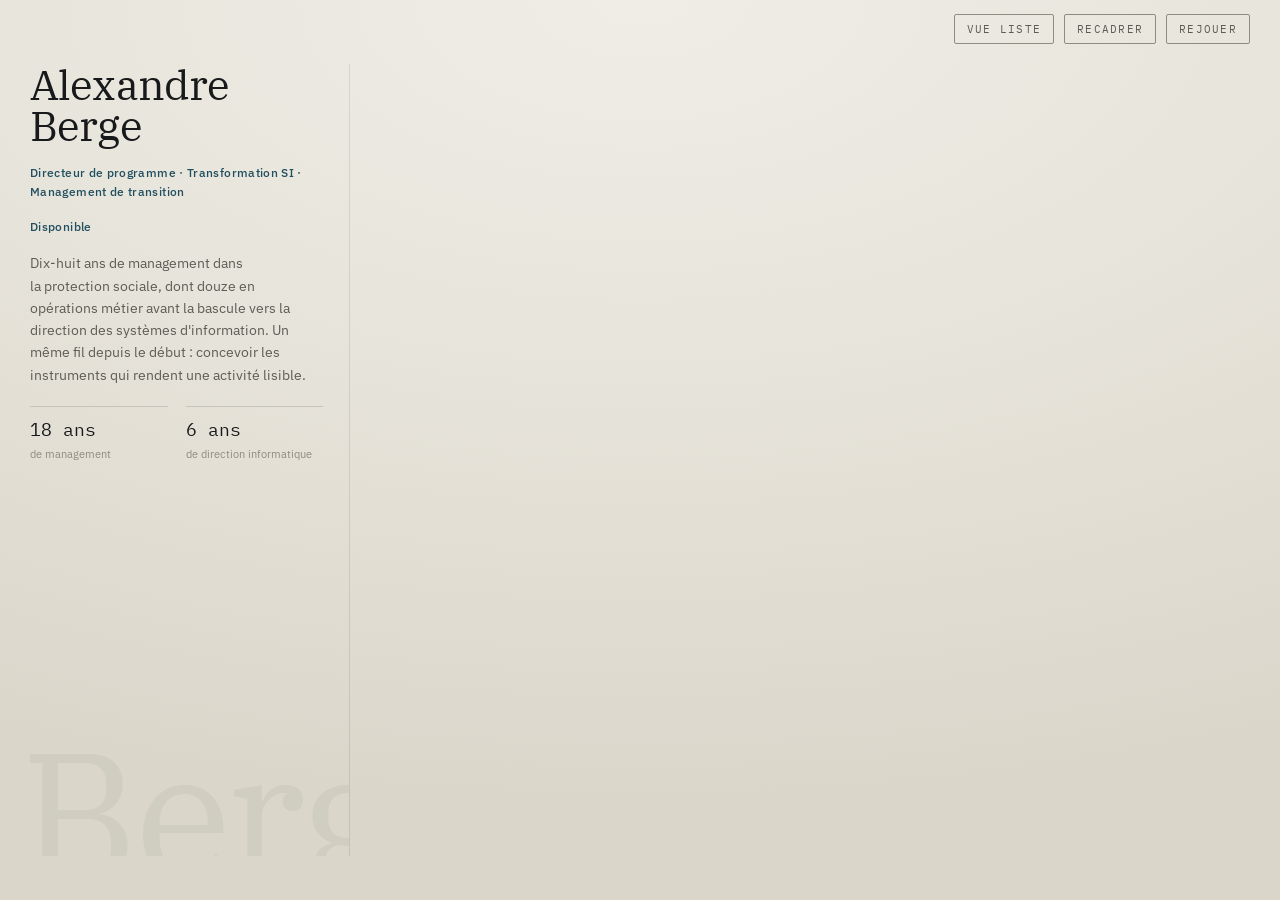
<file: index.html>
<!DOCTYPE html>
<html lang="fr">
<head>
<meta charset="utf-8">
<meta name="viewport" content="width=device-width, initial-scale=1">
<title>Alexandre Berge — Directeur de programme, transformation SI et IA</title>
<meta name="description" content="CV en ligne d'Alexandre Berge, présenté sous forme de graphe : dix-huit ans de management dans la protection sociale, dont douze en opérations métier avant la bascule vers la direction des systèmes d'information. Parcours, réalisations, compétences, formation et publications, reliés par leurs filiations réelles.">
<meta name="author" content="Alexandre Berge">
<meta name="theme-color" content="#E7E4DB">
<link rel="canonical" href="https://alexandre-berge.fr/">
<link rel="icon" href="./favicon.svg" type="image/svg+xml">

<meta property="og:type" content="profile">
<meta property="og:locale" content="fr_FR">
<meta property="og:site_name" content="alexandre-berge.fr">
<meta property="og:url" content="https://alexandre-berge.fr/">
<meta property="og:title" content="Alexandre Berge — Directeur de programme, transformation SI et IA">
<meta property="og:description" content="Dix-huit ans de management dans la protection sociale. Un CV en graphe : chaque outil, chaque compétence rattachés au poste où ils sont nés.">
<meta property="og:image" content="https://alexandre-berge.fr/assets/og-preview.jpg">
<meta property="profile:first_name" content="Alexandre">
<meta property="profile:last_name" content="Berge">
<meta name="twitter:card" content="summary_large_image">

<link rel="preload" href="fonts/ibm-plex-serif-400-latin.woff2" as="font" type="font/woff2" crossorigin>
<link rel="preload" href="fonts/ibm-plex-sans-400-latin.woff2" as="font" type="font/woff2" crossorigin>

<style>
@font-face{font-family:"IBM Plex Sans";font-style:normal;font-weight:400;font-display:swap;src:url(fonts/ibm-plex-sans-400-latin.woff2) format("woff2")}
@font-face{font-family:"IBM Plex Sans";font-style:normal;font-weight:500;font-display:swap;src:url(fonts/ibm-plex-sans-500-latin.woff2) format("woff2")}
@font-face{font-family:"IBM Plex Serif";font-style:normal;font-weight:400;font-display:swap;src:url(fonts/ibm-plex-serif-400-latin.woff2) format("woff2")}
@font-face{font-family:"IBM Plex Mono";font-style:normal;font-weight:400;font-display:swap;src:url(fonts/ibm-plex-mono-400-latin.woff2) format("woff2")}

:root{
  --paper:#E7E4DB;
  --paper-deep:#DAD6CA;
  --ink:#17191B;
  --ink-soft:#5E5C55;
  --ink-mid:#403E37;
  --ink-faint:#8E8B81;
  --bleu:#1F4E5F;
  --sanguine:#9C4A31;
  --sanguine-clair:#B98170;
  --serif:"IBM Plex Serif",Georgia,"Times New Roman",serif;
  --sans:"IBM Plex Sans",system-ui,-apple-system,Segoe UI,sans-serif;
  --mono:"IBM Plex Mono",ui-monospace,SFMono-Regular,Menlo,monospace;
  --trait:rgba(23,25,27,.13);
}
*{box-sizing:border-box}
html{-webkit-text-size-adjust:100%}
body{
  margin:0;
  background:var(--paper);
  background-image:radial-gradient(120% 90% at 50% 0%,#EFEDE6 0%,var(--paper) 45%,var(--paper-deep) 100%);
  background-attachment:fixed;
  color:var(--ink);
  font-family:var(--sans);
  font-size:15px;
  line-height:1.6;
}
a{color:var(--sanguine)}
:focus-visible{outline:2px solid var(--bleu);outline-offset:3px;border-radius:2px}

/* ---------- Modes : document (sans JS), graphe, liste ---------- */
.evitement{position:absolute;left:-9999px;top:0;background:var(--paper);color:var(--ink);padding:10px 16px;z-index:99;border:1px solid var(--ink)}
.evitement:focus{left:12px;top:12px}
.appli{display:flex;flex-direction:column;min-height:100vh;min-height:100svh}
.js-seul{display:none}
body.js .js-seul{display:flex}

/* Sans JavaScript, et en vue liste : la scène disparaît, le document se déroule */
body:not(.js) main,body.js.mode-liste main{display:none}
body:not(.js) .page,body.js.mode-liste .page{display:block;flex:none;width:100%;max-width:860px;margin:0 auto;padding:18px 30px 0}
body:not(.js) .identite,body.js.mode-liste .identite{border-right:0;padding-right:0;border-bottom:1px solid rgba(23,25,27,.10);padding-bottom:18px;overflow:visible}
body:not(.js) .fantome,body.js.mode-liste .fantome{display:none}
body:not(.js) .accroche,body.js.mode-liste .accroche{max-width:60ch}
body:not(.js) .metriques,body.js.mode-liste .metriques{grid-template-columns:repeat(auto-fit,minmax(170px,1fr));gap:1px 24px}
body:not(.js) .portrait,body.js.mode-liste .portrait{margin:8px 0 0;width:150px;height:auto}
body:not(.js) .portrait img,body.js.mode-liste .portrait img{height:auto}
body:not(.js) .evitement,body.js.mode-liste .evitement{display:none}
body:not(.js) footer{display:none}
body:not(.js) .contenu .detail{display:block}

/* En vue graphe, la page tient dans l'écran et le document est retiré du flux */
body.js.mode-graphe{height:100vh;height:100svh;overflow:hidden}
body.js.mode-graphe .contenu{display:none}
body.js.mode-graphe .appli{height:100vh;height:100svh}

/* ---------- Bandeau ---------- */
.bandeau{
  display:flex;align-items:center;justify-content:flex-end;gap:18px;
  padding:14px 30px 0;height:44px;flex:none;box-sizing:border-box;
}
.outils{display:flex;align-items:center;gap:10px}
button{
  font-family:var(--mono);font-size:10.5px;letter-spacing:.12em;text-transform:uppercase;
  color:var(--ink-soft);background:transparent;border:1px solid var(--ink-faint);
  border-radius:2px;padding:7px 12px;cursor:pointer;
}
button:hover{color:var(--ink);border-color:var(--ink)}
button[aria-pressed="true"]{color:var(--paper);background:var(--bleu);border-color:var(--bleu)}

/* ---------- Colonne d'identité ---------- */
.page{flex:1;min-height:0;display:flex;gap:8px;padding:20px 30px 0}
.identite{
  position:relative;overflow:hidden;display:flex;flex-direction:column;gap:16px;
  flex:0 0 25%;min-width:320px;padding-right:26px;border-right:1px solid rgba(23,25,27,.10);
  transition:flex-basis .8s cubic-bezier(.2,.7,.3,1),min-width .8s cubic-bezier(.2,.7,.3,1),opacity .5s ease,padding .8s ease;
}
body.niveau3 .identite{flex-basis:0;min-width:0;opacity:0;padding-right:0;border-right-color:transparent}
.fantome{
  position:absolute;left:-.06em;bottom:-.16em;z-index:0;pointer-events:none;
  font-family:var(--serif);font-size:min(23vh,180px);line-height:.8;
  letter-spacing:-.03em;color:var(--ink);opacity:.045;white-space:nowrap;
}
.identite>*:not(.fantome):not(.portrait){position:relative;z-index:1}
.identite h1{margin:0;font-family:var(--serif);font-weight:400;font-size:clamp(34px,3.3vw,56px);line-height:.98;letter-spacing:-.02em}
.fonction{margin:0;font-size:12px;letter-spacing:.03em;color:var(--bleu);font-weight:500}
/* 36ch laissait 67 px de la colonne inutilisés et finissait sur une veuve de 87 px.
   44ch occupe la colonne, balance répartit les lignes. */
.accroche{margin:0;font-size:13.5px;line-height:1.65;color:var(--ink-soft);max-width:44ch;text-wrap:balance}
.metriques{margin:4px 0 0;display:grid;grid-template-columns:1fr 1fr;gap:1px 18px}
.metriques div{padding-top:9px;border-top:1px solid rgba(23,25,27,.14)}
.metriques dt{font-family:var(--mono);font-size:18px;color:var(--ink)}
.metriques dd{margin:2px 0 10px;font-size:11px;line-height:1.4;color:var(--ink-faint)}
.liens{list-style:none;margin:0;padding:0;display:flex;flex-wrap:wrap;gap:7px 16px}
.liens a{font-size:12px;color:var(--ink-soft);text-decoration:none;border-bottom:1px solid rgba(23,25,27,.25);padding-bottom:2px}
.liens a:hover{color:var(--sanguine);border-bottom-color:var(--sanguine)}
/* Le portrait est un WebP à canal alpha, déjà désaturé, détouré et fondu en bas.
   Aucun traitement CSS ne doit s'y ajouter : ni filtre, ni masque, ni bordure, ni fond.
   Il déborde à gauche de la colonne et reste sous le filigrane, d'où z-index 0. */
.portrait{
  margin:auto 0 0;padding:0;position:relative;z-index:0;
  width:calc(100% + 56px);margin-left:-30px;height:min(44vh,400px);
  /* La colonne laisse rarement les 400 px : sans min-height, le portrait
     déborde et overflow:hidden le tranche net. Il se rétracte plutôt. */
  min-height:0;
}
.portrait img{position:relative;width:100%;height:100%;object-fit:contain;object-position:bottom center;opacity:.88}
.sq{transition:opacity .7s ease,transform .7s cubic-bezier(.2,.7,.3,1)}
.sq.cache{opacity:0;transform:translateY(9px)}

/* ---------- Scène ---------- */
main{position:relative;min-height:0;min-width:0;flex:1}
svg#scene{width:100%;height:100%;display:block;touch-action:none;-webkit-user-select:none;user-select:none}
svg#scene text{-webkit-user-select:none;user-select:none}
.scene-saisie{cursor:grabbing}

.arete{stroke:var(--ink);fill:none;stroke-linecap:round}
.arete.dorsale{stroke-opacity:.52;stroke-width:2.1}
.arete.rameau{stroke-opacity:.34;stroke-width:1.3}
.arete.proche{stroke-opacity:.85}
.transversale{stroke:var(--sanguine);fill:none;cursor:pointer}
.transversale.niveau1{stroke-opacity:.42;stroke-width:1.2;stroke-dasharray:5 3.5}
.transversale.niveau2{stroke:var(--sanguine-clair);stroke-opacity:.62;stroke-width:.8;stroke-dasharray:2 3;stroke-linecap:round}
.transversale.proche{stroke-opacity:.92;stroke-width:1.6}
.moment .transversale{stroke-opacity:.85}
.moment .arete{stroke-opacity:.12}
.fondu .transversale,.fondu .arete{transition:stroke-opacity 1.6s ease}
.ombre{fill:var(--ink);opacity:.09}
.anneau{fill:none;stroke:var(--bleu);stroke-opacity:.30;stroke-width:.8}
.encoche{stroke:var(--bleu);stroke-opacity:.35;stroke-width:1;stroke-linecap:round}
.bague{transform-box:fill-box;transform-origin:center;transition:transform .35s cubic-bezier(.2,.7,.3,1)}
.noeud:hover .bague,.noeud.proche .bague{transform:scale(1.10)}
.relief{fill:none;stroke:#FFFFFF;stroke-opacity:.55;stroke-width:1.1}
.disque-majeur{fill:#DCE5E8;stroke:var(--bleu);stroke-width:1.2}
.disque-hub{fill:var(--bleu);stroke:var(--bleu);stroke-width:1.2}
.disque-sous{fill:var(--paper);stroke:var(--ink-faint);stroke-width:1}
.icone{fill:none;stroke:var(--bleu);stroke-width:1.6;stroke-linecap:round;stroke-linejoin:round}
.icone-hub{stroke:var(--paper)}
.etiq-majeur{font-size:10.5px;letter-spacing:.14em;text-transform:uppercase;fill:var(--ink);font-weight:500}
.etiq-sous{font-size:10.5px;fill:var(--ink-mid)}
.noeud .bague,.noeud .ombre,.noeud .relief,.noeud .icone{pointer-events:none}
.cible{fill:none;pointer-events:all}
.noeud{cursor:default}
.noeud.cliquable{cursor:pointer}
.noeud.saisi{cursor:grabbing}
.voile.actif .noeud:not(.proche){opacity:.22}
.voile.actif .arete:not(.proche){stroke-opacity:.07}
.voile.actif .transversale:not(.proche){stroke-opacity:.09}
.noeud,.arete,.transversale{transition:opacity .3s ease,stroke-opacity .3s ease}
.noeud .cache,.cache{opacity:0}
.efface{opacity:0!important;pointer-events:none}
.muet text{opacity:0}
.noeud text{transition:opacity .35s ease}
.petit .noeud text{transform:scale(1.5)}
.noeud.actif .disque-sous{fill:var(--sanguine);stroke:var(--sanguine)}
.noeud:focus{outline:none}
body.clavier .noeud:focus .anneau{stroke:var(--bleu);stroke-opacity:1;stroke-width:2}
body.clavier .noeud:focus .disque-sous{stroke:var(--bleu);stroke-width:2}

/* ---------- Panneau ---------- */
.panneau{
  position:absolute;top:0;right:0;bottom:0;left:38%;
  display:flex;flex-direction:column;gap:12px;
  padding:6px 4px 18px 30px;border-left:1px solid rgba(23,25,27,.10);
  opacity:0;transform:translateX(14px);transition:opacity .55s ease,transform .55s cubic-bezier(.2,.7,.3,1);
}
.panneau[hidden]{display:none}
.panneau.visible{opacity:1;transform:none}
.retour{align-self:flex-start;flex:none}
.panneau-corps{overflow-y:auto;overscroll-behavior:contain;padding-right:22px}

/* ---------- Contenu : partagé par le panneau et la vue liste ---------- */
.page-noeud>h2{margin:0 0 6px;font-family:var(--serif);font-weight:400;font-size:30px;letter-spacing:-.01em}
.chapeau{margin:0 0 20px;font-size:13.5px;line-height:1.65;color:var(--ink-soft);max-width:60ch}
.fiche{padding:14px 0 16px;border-top:1px solid var(--trait);transition:background .4s ease}
.fiche.vise{background:rgba(156,74,49,.07)}
.fiche h3{margin:0;font-size:14px;font-weight:500;line-height:1.45}
.fiche .meta{margin:3px 0 8px;font-family:var(--mono);font-size:10.5px;letter-spacing:.09em;text-transform:uppercase;color:var(--ink-faint)}
.fiche ul{margin:0;padding-left:16px}
.fiche li{font-size:13px;line-height:1.6;color:var(--ink-soft);margin-bottom:4px;max-width:66ch}
.fiche li a{color:var(--sanguine);text-decoration:none;border-bottom:1px solid rgba(156,74,49,.4)}
.fiche li a:hover{border-bottom-color:var(--sanguine)}
.fiche .familles{margin:0 0 8px;font-size:11.5px;color:var(--ink-faint);font-style:italic}
.fiche .actions{list-style:none;padding:0;margin:8px 0 0;display:flex;flex-wrap:wrap;gap:10px 18px}
.fiche .actions a{font-size:13px;color:var(--ink-soft);text-decoration:none;border-bottom:1px solid rgba(23,25,27,.25);padding-bottom:2px}
.fiche .actions a:hover{color:var(--sanguine);border-bottom-color:var(--sanguine)}
.deplier{margin-top:10px;padding:5px 10px}
.contexte{margin:0 0 14px;font-size:13.5px;line-height:1.65;color:var(--ink-soft);max-width:62ch}
.bloc{margin:0 0 14px}
.bloc h4{margin:0 0 5px;font-size:12.5px;font-weight:500;letter-spacing:.02em}
.detail{padding-top:12px}

/* Panneau, niveau 2 : le détail reste replié */
.panneau .detail{display:none}
.panneau .fiche.deploye .detail{display:block}
/* Panneau, niveau 3 : une seule fiche, tout entière */
.panneau.niveau3 .page-noeud>h2,.panneau.niveau3 .page-noeud>.chapeau{display:none}
.panneau.niveau3 .fiche:not(.actif){display:none}
.panneau.niveau3 .fiche.actif{border-top:0;padding-top:0}
.panneau.niveau3 .fiche.actif .resume{display:none}
.panneau.niveau3 .fiche.actif .deplier{display:none}
.panneau.niveau3 .fiche.actif .detail{display:block}
.panneau.niveau3 .fiche li,.panneau.niveau3 .contexte{max-width:78ch}
.panneau.niveau3 .fiche.actif h3{font-family:var(--serif);font-weight:400;font-size:28px;letter-spacing:-.01em;line-height:1.15}

/* ---------- Vue liste et document sans JavaScript ---------- */
.contenu{width:100%;max-width:860px;margin:0 auto;padding:8px 30px 80px}
.contenu .page-noeud{margin:0 0 44px;scroll-margin-top:20px}
.contenu .page-noeud>h2{font-size:26px;padding-bottom:10px;border-bottom:2px solid var(--ink);margin-bottom:14px}
.contenu .fiche{scroll-margin-top:20px}
.contenu .fiche.vise{background:rgba(156,74,49,.09);box-shadow:0 0 0 10px rgba(156,74,49,.09)}
.contenu .detail{display:none}
.contenu .fiche.deploye .detail{display:block}

footer{
  padding:8px 30px 18px;display:flex;align-items:center;justify-content:space-between;
  gap:18px;font-size:12px;color:var(--ink-soft);
  height:44px;flex:none;box-sizing:border-box;
}
#etat{font-family:var(--mono);font-size:11px;letter-spacing:.05em;color:var(--sanguine);flex:1;text-align:right;
  height:18px;line-height:18px;white-space:nowrap;overflow:hidden;text-overflow:ellipsis}

/* ---------- Écrans étroits ---------- */
@media (max-width:1079px){
  body.js.mode-graphe{overflow:hidden}
  .bandeau{padding:12px 20px 0;height:42px}
  .page{flex-direction:column;padding:14px 20px 0;gap:14px}
  .identite{flex:none;min-width:0;padding-right:0;border-right:0;border-bottom:1px solid rgba(23,25,27,.10);padding-bottom:14px;gap:10px}
  .identite h1{font-size:clamp(28px,7.5vw,40px)}
  .bandeau{gap:10px}
  .fonction{font-size:11.5px}
  .page{gap:10px}
  .fantome{display:none}
  body.js.mode-graphe .accroche,body.js.mode-graphe .metriques,body.js.mode-graphe .portrait{display:none}
  main{flex:1;min-height:46vh}
  .panneau{
    position:fixed;inset:0;left:0;z-index:20;border-left:0;
    background:var(--paper);background-image:radial-gradient(120% 90% at 50% 0%,#EFEDE6 0%,var(--paper) 45%,var(--paper-deep) 100%);
    padding:14px 20px calc(18px + env(safe-area-inset-bottom));transform:translateY(16px);
  }
  .panneau-corps{padding-right:0}
  footer{padding:6px 20px 14px}
  #etat{text-align:left}
  .contenu{padding-left:20px;padding-right:20px}
}
@media (max-width:560px){
  .liens{gap:6px 12px}
  .outils button{padding:6px 9px;font-size:10px;letter-spacing:.08em}
  #rejoue{display:none}
}
@media (prefers-reduced-motion:reduce){
  .noeud,.arete,.transversale,.sq,.panneau,.identite,.bague{transition:none!important}
}
@media print{
  .appli,.bandeau,footer{display:none!important}
  body{background:#fff;font-size:11pt}
  .contenu{display:block!important;max-width:none;padding:0}
  .contenu .detail{display:block!important}
  .deplier,.evitement{display:none!important}
  .page-noeud{break-inside:avoid}
}
html.avant .sq{opacity:0;transform:translateY(9px)}
</style>
<script>
/* Avant la première peinture : si l'apparition va être jouée, la colonne
   d'identité part masquée. Sans ce garde-fou, la photo et le titre
   s'affichaient une fraction de seconde avant d'être cachés puis rejoués. */
(function () {
  var d = document.documentElement, anime = !location.hash;
  try {
    if (matchMedia('(prefers-reduced-motion: reduce)').matches) anime = false;
    if (localStorage.getItem('cv-vue') === 'liste') anime = false;
  } catch (e) {}
  if (!anime) return;
  d.className = 'avant';
  setTimeout(function () { d.classList.remove('avant'); }, 6000);
})();
</script>
</head>
<body>
<a class="evitement" href="#contenu">Aller au contenu du CV</a>

<div class="appli">

  <header class="bandeau">
    <div class="outils js-seul" id="outils"></div>
  </header>

  <div class="page">
    <aside class="identite">
      <div class="fantome" aria-hidden="true">Berge</div>
      <h1 class="sq" data-seq="1">Alexandre<br>Berge</h1>
      <p class="fonction sq" data-seq="2">Directeur de programme · Transformation SI · Management de transition</p>
      <p class="fonction">Disponible</p>
      <p class="accroche sq" data-seq="3">Dix-huit ans de management dans la protection sociale, dont douze en opérations métier avant la bascule vers la direction des systèmes d'information. Un même fil depuis le début : concevoir les instruments qui rendent une activité lisible.</p>
      <dl class="metriques sq" data-seq="4">
        <div><dt>18 ans</dt><dd>de management</dd></div>
        <div><dt>6 ans</dt><dd>de direction informatique</dd></div>
      </dl>
      <ul class="liens sq" data-seq="5">
        <li><a href="assets/cv-alexandre-berge.pdf" download="CV_Alexandre-Berge.pdf">Télécharger le CV</a></li>
        <li><a href="https://www.linkedin.com/in/bergealexandre" rel="me noopener">LinkedIn</a></li>
        <li><a href="https://communs-numeriques.fr" rel="me noopener">communs-numeriques.fr</a></li>
        <li><a href="https://elegartech.substack.com" rel="me noopener">ElegArtech</a></li>
      </ul>
      <div class="portrait sq" data-seq="6">
        <img src="assets/portrait-alexandre-berge.webp" width="1100" height="1100" alt="Portrait d'Alexandre Berge" loading="lazy" decoding="async">
      </div>
    </aside>

    <main>
      <svg id="scene" viewBox="0 0 1440 840" preserveAspectRatio="xMidYMid meet" role="application" aria-label="Graphe de navigation du curriculum vitæ"></svg>
      <div class="panneau" id="panneau" hidden>
        <button type="button" class="retour" id="retour">← Retour au graphe</button>
        <div class="panneau-corps" id="panneau-corps"></div>
      </div>
    </main>
  </div>

  <div class="contenu" id="contenu">

    <section class="page-noeud" id="parcours" data-icone="route" aria-labelledby="t-parcours">
      <h2 id="t-parcours">Parcours</h2>
      <p class="chapeau">Dix-huit ans de management, dont douze en opérations métier avant la bascule vers la direction des systèmes d'information. De cinq collaborateurs en direct à un département de quarante-cinq personnes structuré en quatre services.</p>

      <article class="fiche" id="p-cpam92">
        <h3>Responsable du département informatique</h3>
        <p class="meta">CPAM des Hauts-de-Seine · janvier – septembre 2026 · 4 responsables de service en direct, 45 collaborateurs · 1 400 postes</p>
        <ul class="resume">
          <li>Direction de quatre services : développement, support, infrastructure, correspondants fonctionnels et data.</li>
          <li>Trois outils internes livrés en six mois, dont le pilotage du helpdesk.</li>
          <li>Backlog du helpdesk ramené de 775 à moins de 80 tickets en trois mois.</li>
          <li>Gouvernance IA à trois niveaux et roadmap DSI 2026.</li>
        </ul>
        <div class="detail">
          <p class="contexte">Direction d'un département de quarante-cinq personnes réparties en quatre services, encadrées par l'intermédiaire de leurs quatre responsables, sur un parc de mille quatre cents postes. Prise de fonction marquée par la structuration de la gouvernance et par l'accélération de la production applicative.</p>
          <section class="bloc"><h4>Direction et gouvernance</h4><ul>
            <li>Encadrement direct des quatre responsables de service : développement, support, infrastructure, correspondants fonctionnels et data décisionnelle.</li>
            <li>Mise en place de la comitologie et élaboration de la roadmap DSI 2026.</li>
          </ul></section>
          <section class="bloc"><h4>Production applicative</h4><ul>
            <li>Pilotage du cycle de vie d'un portefeuille de plus de trente applications locales, et contribution aux programmes nationaux.</li>
            <li>Trois outils internes livrés en production en six mois, dont le pilotage du helpdesk qui donne aux managers de proximité une lecture directe de leurs indicateurs.</li>
            <li>Refonte complète de deux outils issus du poste précédent : les premières versions ont servi d'expression de besoin consolidée, puis la stack a été reconstruite sur les plans technique, économique et sécurité.</li>
            <li>Business analyse consolidée et développement assisté par IA.</li>
          </ul></section>
          <section class="bloc"><h4>Stratégie et acculturation IA</h4><ul>
            <li>Définition de la stratégie IA du département, avec cadrage des cas d'usage métiers et mutualisation inter-organismes.</li>
            <li>Gouvernance à trois niveaux : comité stratégique, comité de priorisation décisionnaire, réseau de référents IA en service métier.</li>
            <li>Ateliers d'acculturation auprès d'une cinquantaine de collaborateurs sur cinq services, avec effet observé sur la proposition de projets et le prototypage.</li>
            <li>Projet de chatbot d'assistance documentaire en RAG, avancé et non finalisé.</li>
          </ul></section>
          <section class="bloc"><h4>Support et infrastructure</h4><ul>
            <li>8 000 tickets par an, niveau 1 assuré par le service support, niveau 2 réparti entre les équipes expertes : infrastructure, développement, consultants fonctionnels.</li>
            <li>Refonte de l'organisation du helpdesk : backlog ramené de 775 tickets à moins de 80 en trois mois.</li>
            <li>Migration Windows 11 reprise à 50 % d'avancement et finalisée sur l'ensemble du parc, soit mille quatre cents postes.</li>
            <li>Formalisation des engagements de service engagée.</li>
            <li>Architecture de quarante serveurs physiques et deux cent cinquante serveurs virtuels, en haute disponibilité, supervisée par PRTG, tenue intégralement en interne.</li>
          </ul></section>
          <section class="bloc"><h4>Data et décisionnel</h4><ul>
            <li>Structuration de la fonction data au sein du département.</li>
            <li>Mise en œuvre de Power BI et accompagnement des utilisateurs sur le socle décisionnel en place.</li>
            <li>Définition de la trajectoire de migration du décisionnel vers une solution open source, en cohérence avec le plan national de désengagement des technologies Microsoft.</li>
          </ul></section>
          <section class="bloc"><h4>Knowledge management</h4><ul>
            <li>Convergence des bases documentaires et capitalisation des savoirs critiques.</li>
            <li>Création d'un référentiel applicatif centralisé, avec cartographie et circuits de validation.</li>
            <li>Développement d'un socle documentaire commun aux services du département, basé sur BookStack.</li>
          </ul></section>
        </div>
      </article>

      <article class="fiche" id="p-drsm">
        <h3>Responsable du service informatique</h3>
        <p class="meta">DRSM Île-de-France, puis CPAM de Paris · 2024 – 2025 · 2 responsables de service en direct, 24 collaborateurs</p>
        <ul class="resume">
          <li>Pilotage IT de la fusion régionale : 1 155 postes migrés, huit CPAM coordonnées, aucune interruption de service.</li>
          <li>Mandat conduit en contexte d'absorption, avec maintien du niveau de service.</li>
          <li>81 % de résolution en niveau 1 sur 8 500 tickets par an.</li>
        </ul>
        <div class="detail">
          <p class="contexte">Mandat conduit en contexte d'absorption, dans le cadre du programme national TAM, Transformation de l'Assurance Maladie, qui a conduit à l'absorption des DRSM par les CPAM. La disparition des DRSM était actée publiquement dès la prise de poste, ce qui a fait de l'accompagnement des équipes une composante permanente du pilotage, au même titre que la migration technique.</p>
          <section class="bloc"><h4>Fusion régionale</h4><ul>
            <li>Pilotage IT de la fusion de la DRSM vers la CPAM : migration de 1 155 postes, coordination de huit CPAM, aucune interruption de service.</li>
            <li>Accompagnement et réassurance des équipes sur toute la durée, avec projection sur leurs activités futures et maintien du niveau de service.</li>
          </ul></section>
          <section class="bloc"><h4>Direction et gouvernance</h4><ul>
            <li>Encadrement direct des deux responsables de service : développement et infrastructure d'une part, support d'autre part.</li>
            <li>Pilotage d'un portefeuille de quarante applications sur stack Symfony.</li>
            <li>Roadmap SI et nouvelle comitologie.</li>
          </ul></section>
          <section class="bloc"><h4>Support et services</h4><ul>
            <li>Helpdesk multiniveaux avec SLA contractualisés.</li>
            <li>81 % de résolution en niveau 1 et délais moyens améliorés de 20 %, sur 8 500 tickets par an.</li>
          </ul></section>
          <section class="bloc"><h4>Infrastructure</h4><ul>
            <li>Vingt-quatre sites, cinquante-cinq machines virtuelles et six clusters sous VMware.</li>
            <li>Migration de l'ensemble du parc de Windows 10 vers Windows 11.</li>
            <li>Supervision Centreon et sauvegarde VEEAM.</li>
          </ul></section>
          <section class="bloc"><h4>Outils et pilotage</h4><ul>
            <li>Développement et mise en production de deux outils internes, repris ensuite à la CPAM des Hauts-de-Seine : la gestion des campagnes de déploiement IT, éprouvée lors de la migration régionale, et la gestion de projet et de planification.</li>
            <li>Qualification des KPI et création des outils de pilotage.</li>
            <li>Tableau de bord du helpdesk : délais de résolution, solde, catégories.</li>
            <li>Tableau de bord de l'infrastructure : état de santé du parc.</li>
          </ul></section>
          <section class="bloc"><h4>Acculturation IA</h4><ul>
            <li>Ateliers auprès d'une quinzaine de collaborateurs de tous niveaux.</li>
          </ul></section>
          <section class="bloc"><h4>Knowledge management</h4><ul>
            <li>Catalogue de services ITIL.</li>
            <li>Cartographies applicatives, serveurs, clusters et compétences, tenues en base de données graphe.</li>
          </ul></section>
        </div>
      </article>

      <article class="fiche" id="p-charente-si">
        <h3>Responsable informatique et pôle appui au pilotage</h3>
        <p class="meta">CPAM de la Charente · 2020 – 2024 · 10 collaborateurs en direct · 400 postes</p>
        <ul class="resume">
          <li>Conception et déploiement de depotdoc.fr, utilisé par plus de 20 % du réseau des CPAM sans obligation d'usage.</li>
          <li>Comptes rendus de conseil d'administration assistés par IA : délai ramené de trois semaines à trois jours.</li>
          <li>Support à trois niveaux, avec un réseau de référents numériques assurant le relais de proximité : plus de 90 % des incidents critiques traités en moins de vingt-quatre heures.</li>
        </ul>
        <div class="detail">
          <p class="contexte">Poste de bascule entre les fonctions métier et la direction des systèmes d'information, à double périmètre : le service informatique et le pôle Appui au pilotage. C'est là que sont nés depotdoc.fr, l'usage institutionnalisé de l'IA générative et la stratégie open source. Équipe de dix personnes encadrées en direct, structurée autour d'un rôle de lead technique sans responsabilité hiérarchique.</p>
          <section class="bloc"><h4>Support et services</h4><ul>
            <li>Support structuré sur trois niveaux pour un parc de quatre cents postes, avec 2 000 tickets traités par an.</li>
            <li>Mise en œuvre d'un réseau d'une trentaine de référents numériques en service métier, assurant un relais de proximité en amont du helpdesk.</li>
            <li>Niveaux 1 et 2 assurés par l'équipe informatique, outillés sur GLPI, socle national de l'Assurance Maladie.</li>
            <li>Déploiement d'une seconde instance GLPI, hors socle national, ouvrant le ticketing à des activités situées hors du champ informatique.</li>
            <li>Engagements de service tenus : plus de 90 % des incidents critiques traités en moins de vingt-quatre heures, plus de 80 % des tickets en moins de quarante-huit heures.</li>
          </ul></section>
          <section class="bloc"><h4>Sécurité des systèmes d'information</h4><ul>
            <li>Encadrement du manager de la sécurité des systèmes d'information (MSSI).</li>
            <li>Audit PSSI conduit sur le périmètre.</li>
          </ul></section>
          <section class="bloc"><h4>Infrastructure et continuité</h4><ul>
            <li>Quatre cents postes et quarante serveurs Linux et Windows, en haute disponibilité 24/7.</li>
            <li>Mise en œuvre d'une redondance des sauvegardes entre les sites de la caisse.</li>
            <li>Migration du parc complet de Windows 7 vers Windows 10.</li>
          </ul></section>
          <section class="bloc"><h4>depotdoc.fr</h4><ul>
            <li>Conception et déploiement de bout en bout d'une plateforme de dépôt de documents et d'envoi de formulaires, ouverte aux assurés, aux entreprises, aux partenaires et aux professionnels de santé.</li>
            <li>Déploiement à l'échelle nationale en instances dédiées, une par organisme : plus de 20 % du réseau des CPAM utilisateur, sans aucune obligation d'usage, la plateforme restant éditée et hébergée par la CPAM de la Charente.</li>
            <li>Trente mille utilisations par mois et réduction de moitié des flux papier.</li>
            <li>Exploitation assurée pour l'ensemble des caisses utilisatrices : supervision des instances, communication d'incident et de maintenance, mesure d'audience auto-hébergée sans traceur tiers. Le service est toujours en production.</li>
          </ul></section>
          <section class="bloc"><h4>Innovation IA</h4><ul>
            <li>Rédaction des comptes rendus de conseil d'administration assistée par IA, institutionnalisée après validation de la direction : délai ramené de trois semaines à trois jours, premier jet en trois heures.</li>
            <li>Ce POC est devenu le fondement de la stratégie IA déployée sur les postes suivants.</li>
            <li>Mise en œuvre d'une IA interne en RAG sur base de données graphe.</li>
            <li>Acculturation d'une trentaine de cadres, portée par la direction, en groupes de dix au maximum : synthèses, supports de présentation, exploitation de données.</li>
            <li>Intégration de l'assistance IA au développement dans l'équipe.</li>
          </ul></section>
          <section class="bloc"><h4>Pôle appui au pilotage</h4><ul>
            <li>Second périmètre du poste, conduit en parallèle du service informatique.</li>
            <li>Outils décisionnels et business intelligence.</li>
            <li>Gouvernance des données et analyse des flux métiers.</li>
          </ul></section>
          <section class="bloc"><h4>Stratégie open source</h4><ul>
            <li>Déploiement d'Axelor et réduction de la dépendance aux éditeurs.</li>
            <li>Migration des serveurs vers AlmaLinux 9.</li>
          </ul></section>
        </div>
      </article>

      <article class="fiche" id="p-charente-agence">
        <h3>Responsable d'agence</h3>
        <p class="meta">CPAM de la Charente · 2017 – 2020 · 25 collaborateurs en direct, une adjointe</p>
        <ul class="resume">
          <li>Pôle régional traitant 1,3 million de feuilles de soins par an.</li>
          <li>Tableau de bord individuel diffusé à chaque collaborateur : 15 % de productivité gagnés.</li>
          <li>Homogénéisation des pratiques sur l'ex-région Poitou-Charentes.</li>
        </ul>
        <div class="detail">
          <p class="contexte">Pilotage d'un pôle régional à fort volume, où l'instrument de mesure devient l'outil de management principal.</p>
          <section class="bloc"><h4>Périmètre</h4><ul>
            <li>Entité unique de vingt-cinq collaborateurs encadrés en direct, avec une adjointe, portant deux missions distinctes.</li>
            <li>Pôle régional traitant 1,3 million de feuilles de soins par an.</li>
            <li>Service départemental des réclamations traitant seize mille sollicitations par an.</li>
          </ul></section>
          <section class="bloc"><h4>Pilotage</h4><ul>
            <li>Conception d'outils de pilotage de la productivité et de la production à l'échelle des agences.</li>
            <li>Tableau de bord individuel par collaborateur, diffusé à l'intéressé et à l'encadrement : management visuel du macro au micro, réactions correctives à l'initiative des agents, objectivation des données face aux contestations.</li>
            <li>Gain de 15 % de productivité par ce management visuel responsabilisant, du tableau de bord d'agence au tableau de bord individuel.</li>
            <li>Homogénéisation des pratiques de traitement en entrée sur l'ex-région Poitou-Charentes, avec une réduction du flux global estimée entre trois et cinq pour cent.</li>
          </ul></section>
          <section class="bloc"><h4>Relation client et réclamations</h4><ul>
            <li>Pilotage de la relation client sur les canaux courrier et courriel.</li>
            <li>Analyse de la typologie des motifs de réclamation : volumes, flux et secteurs impactés, pour rendre visible ce qui produit la sollicitation.</li>
            <li>Identification, à partir de cette lecture, des axes d'amélioration en amont sur les motifs les plus récurrents.</li>
          </ul></section>
        </div>
      </article>

      <article class="fiche" id="p-carsat">
        <h3>Responsable des agences d'Eure-et-Loir</h3>
        <p class="meta">CARSAT Centre Val de Loire · 2015 – 2017 · 25 collaborateurs sur deux agences, une manager de proximité</p>
        <ul class="resume">
          <li>Passage d'un accueil au guichet à une offre de service uniquement sur rendez-vous.</li>
          <li>Écart d'adéquation entre charge et ressources objectivé face au reste du réseau retraite.</li>
          <li>Outil de suivi qualité de la liquidation retraite déployé sur onze agences.</li>
          <li>Guide du manager des structures retraite diffusé à tout l'organisme.</li>
        </ul>
        <div class="detail">
          <p class="contexte">Transformation du modèle d'accueil et diffusion des instruments de mesure à l'échelle d'un réseau d'agences retraite.</p>
          <section class="bloc"><h4>Transformation de l'accueil</h4><ul>
            <li>Abandon de l'accueil au guichet tout-venant au profit d'une offre de service uniquement sur rendez-vous.</li>
            <li>Conduite du changement auprès des équipes de terrain, sur les deux sites.</li>
            <li>Encadrement de vingt-cinq collaborateurs : l'agence principale en direct, la plus petite par l'intermédiaire d'une manager de proximité.</li>
          </ul></section>
          <section class="bloc"><h4>Pilotage et mesure</h4><ul>
            <li>Conception des outils de pilotage de l'activité back-office : production et productivité, individuelles et collectives, complétées d'indicateurs qualitatifs.</li>
            <li>Niveau de qualité objectivé par agence et par collaborateur, permettant des plans d'action ciblés auprès des personnes en difficulté.</li>
            <li>Déséquilibre entre charge et ressources rendu lisible face au reste des agences retraite de l'organisme, et porté comme argument de négociation de moyens.</li>
            <li>Comitologie de pilotage de l'activité : adéquation charge et ressources, productivité, benchmarking, exploitation de données via des outils partagés.</li>
          </ul></section>
          <section class="bloc"><h4>Diffusion au-delà du périmètre</h4><ul>
            <li>Outil de suivi qualité de la liquidation retraite repris par onze agences et environ cent quatre-vingts collaborateurs, sans autorité hiérarchique sur elles.</li>
            <li>Guide du manager des structures retraite, déployé sur l'ensemble de l'organisme.</li>
          </ul></section>
        </div>
      </article>

      <article class="fiche" id="p-rsi">
        <h3>Manager du pôle logistique</h3>
        <p class="meta">RSI Poitou-Charentes · 2008 – 2015 · 5 collaborateurs en direct · 4 sites</p>
        <ul class="resume">
          <li>Pôle logistique de quatre sites, du courrier au parc automobile, élargi au fil du mandat.</li>
          <li>Premiers outils d'évaluation de l'activité : productivité rapportée aux ressources.</li>
          <li>Objectivation des situations comme préalable aux décisions d'organisation.</li>
        </ul>
        <div class="detail">
          <p class="contexte">Premier poste de management, et origine du fil conducteur : mesurer une activité avant de décider de son organisation.</p>
          <section class="bloc"><h4>Périmètre</h4><ul>
            <li>Pôle logistique de quatre sites : courrier, numérisation, imprimés, archives, parc automobile, locaux et maintenance mobilière.</li>
            <li>Périmètre initialement limité au courrier et à la numérisation, étendu à l'ensemble de ces domaines au fil du mandat.</li>
          </ul></section>
          <section class="bloc"><h4>Premiers instruments de mesure</h4><ul>
            <li>Construction des premiers outils d'évaluation de l'activité : productivité rapportée aux ressources disponibles.</li>
            <li>Productivité du pôle objectivée par comparaison avec les services équivalents du réseau.</li>
            <li>Objectivation des situations comme préalable aux décisions d'organisation, en substitution des appréciations a priori.</li>
          </ul></section>
          <section class="bloc"><h4>Processus et outillage</h4><ul>
            <li>Optimisation des processus logistiques et démarche d'amélioration continue.</li>
            <li>Conception d'un outil de suivi de la maintenance et des échéances du parc automobile.</li>
          </ul></section>
        </div>
      </article>
    </section>

    <section class="page-noeud" id="realisations" data-icone="tools" aria-labelledby="t-realisations">
      <h2 id="t-realisations">Réalisations</h2>
      <p class="chapeau">Des outils conçus, mis en production et repris ailleurs, et un programme de transformation conduit. Chacun est né dans un poste précis.</p>

      <article class="fiche" id="r-fusion">
        <h3>Programme — Fusion régionale DRSM vers CPAM</h3>
        <p class="meta">Conduit à la DRSM Île-de-France · programme national TAM</p>
        <ul class="resume">
          <li>Pilotage IT de la fusion : 1 155 postes migrés, huit CPAM coordonnées, aucune interruption de service.</li>
          <li>Conduit en contexte d'absorption, la disparition des DRSM étant actée dès la prise de poste.</li>
          <li>Accompagnement des équipes sur toute la durée du mandat, avec maintien du niveau de service.</li>
        </ul>
      </article>

      <article class="fiche" id="r-depotdoc">
        <h3>depotdoc.fr</h3>
        <p class="meta">Né à la CPAM de la Charente</p>
        <ul class="resume">
          <li>Plateforme de dépôt de documents et d'envoi de formulaires, ouverte aux assurés, aux entreprises, aux partenaires et aux professionnels de santé.</li>
          <li>Déployée en instances dédiées, une par organisme, sur plus de 20 % du réseau des CPAM, sans obligation d'usage.</li>
          <li>30 000 utilisations par mois, flux papier réduits de moitié.</li>
          <li>Éditée et hébergée par la CPAM de la Charente, toujours en production aujourd'hui.</li>
        </ul>
        <ul class="actions"><li><a href="https://depotdoc.fr" rel="noopener">Ouvrir depotdoc.fr</a></li></ul>
      </article>


      <article class="fiche" id="r-campagnes">
        <h3>Développement — Gestion des campagnes de déploiement IT</h3>
        <p class="meta">Né à la DRSM, repris à la CPAM 92</p>
        <ul class="resume">
          <li>Éprouvé lors de la migration régionale de 1 155 postes.</li>
          <li>Repris et reconstruit à la CPAM des Hauts-de-Seine.</li>
        </ul>
      </article>

      <article class="fiche" id="r-helpdesk">
        <h3>Outil de pilotage du helpdesk</h3>
        <p class="meta">Conçu et développé à la CPAM des Hauts-de-Seine</p>
        <ul class="resume">
          <li>Application interne qui donne aux managers de proximité la lecture directe de leurs indicateurs, sans passer par la DSI.</li>
          <li>Indicateurs exposés : prise en charge, solde, délai de résolution, taux de résolution en niveau 1…</li>
          <li>Conception, développement et mise en production assurés en interne.</li>
        </ul>
      </article>

      <article class="fiche" id="r-ia-interne">
        <h3>IA interne</h3>
        <p class="meta">Née à la CPAM de la Charente</p>
        <ul class="resume">
          <li>Mise en œuvre d'une IA interne en RAG sur base de données graphe.</li>
          <li>Premier cas d'usage : la rédaction des comptes rendus de conseil d'administration, institutionnalisée après validation de la direction — trois semaines ramenées à trois jours, premier jet en trois heures.</li>
          <li>Ce cas d'usage a fondé la stratégie IA déployée sur les postes suivants.</li>
          <li>Intégration de l'assistance IA au développement dans l'équipe.</li>
        </ul>
      </article>

      <article class="fiche" id="r-instruments">
        <h3>Instruments de pilotage</h3>
        <p class="meta">Nés au RSI, repris à chaque poste</p>
        <ul class="resume">
          <li>Premiers outils d'évaluation de l'activité en logistique.</li>
          <li>Suivi qualité de la liquidation retraite sur onze agences.</li>
          <li>Tableaux de bord individuels en agence, puis outils de pilotage IT.</li>
        </ul>
      </article>
    </section>

    <section class="page-noeud" id="competences" data-icone="stack" aria-labelledby="t-competences">
      <h2 id="t-competences">Compétences</h2>
      <p class="chapeau">Les compétences sont rattachées aux postes où elles se sont construites puis exercées. Les familles du CV sont indiquées sous chaque intitulé.</p>

      <article class="fiche" id="c-gouvernance">
        <h3>Direction, gouvernance et conduite du changement</h3>
        <p class="meta">Exercées sur chaque poste de management · nourries par les masters MSIC et DTSE</p>
        <p class="familles">Familles : direction et gouvernance ; transformation et conduite du changement ; droit social.</p>
        <ul class="resume">
          <li>Direction de programme, management de transition, vision produit.</li>
          <li>Gouvernance SI, comitologie, roadmap et cycle de vie des solutions, pilotage budgétaire, ROI.</li>
          <li>Transformation digitale, conduite du changement, accompagnement en contexte de fusion d'organismes.</li>
          <li>Management transverse, réorganisation de service, dialogue social, droit du travail européen.</li>
        </ul>
      </article>


      <article class="fiche" id="c-pilotage">
        <h3>Pilotage et mesure</h3>
        <p class="meta">Nés au RSI · exercés à chaque poste</p>
        <p class="familles">Familles : instruments de pilotage, KPI, tableaux de bord, appui au pilotage.</p>
        <ul class="resume">
          <li>KPI, tableaux de bord, instruments de mesure de l'activité.</li>
          <li>Management visuel, du macro au micro.</li>
          <li>Adéquation charge et ressources, benchmarking, objectivation des données.</li>
        </ul>
      </article>

      <article class="fiche" id="c-ia">
        <h3>Intelligence artificielle</h3>
        <p class="meta">Née à la CPAM de la Charente · exercée à la DRSM et à la CPAM 92</p>
        <p class="familles">Famille : intelligence artificielle.</p>
        <ul class="resume">
          <li>Stratégie IA, gouvernance des usages à plusieurs niveaux, réseau de référents internes.</li>
          <li>Cadrage des cas d'usage métiers, acculturation et formation par cas d'usage.</li>
          <li>IA générative, RAG, LLM, prompt engineering, développement assisté par IA.</li>
        </ul>
      </article>

      <article class="fiche" id="c-technique">
        <h3>Architecture et développement</h3>
        <p class="meta">Exercés sur les trois postes informatiques</p>
        <p class="familles">Familles : architecture et infrastructure ; développement applicatif.</p>
        <ul class="resume">
          <li>VMware, Proxmox, Linux, Windows Server, virtualisation, conteneurisation, clusters, haute disponibilité.</li>
          <li>Symfony, PHP, Go, TypeScript, React, Python, SQL, PostgreSQL, Git, CI/CD, DevOps.</li>
          <li>Architecture multi-sites, supervision et sauvegarde : Centreon, PRTG, VEEAM.</li>
          <li>Gestion de portefeuille applicatif, business analyse, mise en production d'outils internes.</li>
        </ul>
      </article>

      <article class="fiche" id="c-support">
        <h3>Support et exploitation</h3>
        <p class="meta">Exercés sur les trois postes informatiques</p>
        <p class="familles">Famille : support et services.</p>
        <ul class="resume">
          <li>Pratiques ITIL 4 : ITSM, catalogue de services, gestion des incidents, amélioration continue.</li>
          <li>Helpdesk multiniveaux, réseau de référents de proximité, GLPI.</li>
          <li>Définition et pilotage des engagements de service et des SLA.</li>
        </ul>
      </article>

      <article class="fiche" id="c-data">
        <h3>Data et décisionnel</h3>
        <p class="meta">Nés à la CPAM de la Charente · exercés à la DRSM et à la CPAM 92</p>
        <p class="familles">Famille : data et décisionnel.</p>
        <ul class="resume">
          <li>Business intelligence, outils décisionnels, data governance.</li>
          <li>Analyse des flux métiers, cartographie applicative.</li>
          <li>Bases de données graphe.</li>
        </ul>
      </article>

      <article class="fiche" id="c-opensource">
        <h3>Open source et souveraineté</h3>
        <p class="meta">Exercée à la CPAM de la Charente · prolongée à la CPAM 92 · nourrie par le Master MSIC</p>
        <p class="familles">Famille : open source et souveraineté.</p>
        <ul class="resume">
          <li>Stratégie open source, indépendance éditeurs, réduction des coûts de licences.</li>
          <li>Migration technologique : GLPI, Axelor, AlmaLinux, BookStack.</li>
          <li>Communs numériques et souveraineté.</li>
        </ul>
      </article>

      <article class="fiche" id="c-km">
        <h3>Knowledge management et capitalisation</h3>
        <p class="meta">Nés à la CPAM de la Charente · exercés à chaque poste · nourris par le Master MSIC</p>
        <p class="familles">Famille : knowledge management et capitalisation.</p>
        <ul class="resume">
          <li>Knowledge management, capitalisation des savoirs critiques.</li>
          <li>Convergence et gouvernance des bases documentaires.</li>
          <li>Cartographies applicatives, serveurs, clusters et compétences.</li>
          <li>Bases de connaissances auto-hébergées, lecture en graphe.</li>
        </ul>
      </article>

      <article class="fiche" id="c-securite">
        <h3>Sécurité et conformité</h3>
        <p class="meta">Exercées sur les trois postes informatiques</p>
        <p class="familles">Famille : sécurité et conformité.</p>
        <ul class="resume">
          <li>Politiques de sécurité des systèmes d'information, encadrement du manager SSI, audit PSSI.</li>
          <li>RGPD : registres de traitement applicatifs, analyses d'impact.</li>
          <li>Conformité conduite avec les délégués à la protection des données.</li>
        </ul>
      </article>

    </section>

    <section class="page-noeud" id="formation" data-icone="school" aria-labelledby="t-formation">
      <h2 id="t-formation">Formation</h2>
      <p class="chapeau">Deux masters. Le mémoire soutenu pour le master MSIC s'est prolongé, au-delà du diplôme, dans une pratique éditoriale.</p>

      <article class="fiche" id="f-msic">
        <h3>Master 2 Executive MSIC</h3>
        <p class="meta">Université Paris 1 Panthéon-Sorbonne · 2024 – 2025</p>
        <ul class="resume">
          <li>Management des systèmes d'information et des connaissances.</li>
          <li>Mémoire de recherche sur les communs numériques dans l'administration.</li>
        </ul>
      </article>

      <article class="fiche" id="f-memoire">
        <h3>Mémoire de recherche</h3>
        <p class="meta">Master 2 Executive MSIC · Paris 1 Panthéon-Sorbonne · 2025</p>
        <ul class="resume">
          <li>Travail de recherche du master MSIC : les facteurs d'institutionnalisation des communs numériques au sein de l'administration.</li>
          <li>Prolongé au-delà du diplôme par le blog communs-numeriques.fr.</li>
        </ul>
      </article>

      <article class="fiche" id="f-dtse">
        <h3>Master 2 DTSE</h3>
        <p class="meta">Université Toulouse 1 Capitole · 2013 – 2014</p>
        <ul class="resume"><li>Droit et sciences du travail européen.</li></ul>
      </article>
    </section>

    <section class="page-noeud" id="publications" data-icone="book" aria-labelledby="t-publications">
      <h2 id="t-publications">Publications</h2>
      <p class="chapeau">Deux espaces d'écriture, l'un sur les communs numériques, l'autre sur la transformation des organisations. Une galerie enfin, tenue à titre personnel, où l'IA sert cette fois la création d'images.</p>

      <article class="fiche" id="pub-communs">
        <h3>communs-numeriques.fr</h3>
        <p class="meta">Blog</p>
        <ul class="resume">
          <li>Communs numériques, souveraineté, administration.</li>
          <li>Diffusion du mémoire de recherche.</li>
        </ul>
        <ul class="actions"><li><a href="https://communs-numeriques.fr" rel="noopener">Ouvrir communs-numeriques.fr</a></li></ul>
      </article>

      <article class="fiche" id="pub-elegartech">
        <h3>Newsletter ElegArtech</h3>
        <p class="meta">elegartech.substack.com</p>
        <ul class="resume"><li>Transformation numérique, IA en organisation, souveraineté.</li></ul>
        <ul class="actions"><li><a href="https://elegartech.substack.com" rel="noopener">Ouvrir la newsletter</a></li></ul>
      </article>

      <article class="fiche" id="pub-elegartex">
        <h3>Galerie ElegArtex</h3>
        <p class="meta">elegartex.fr</p>
        <ul class="resume">
          <li>Photographie numérique générée par IA, six séries depuis 2024.</li>
          <li>Pratique personnelle, hors du cadre professionnel.</li>
        </ul>
        <ul class="actions"><li><a href="https://elegartex.fr" rel="noopener">Ouvrir la galerie</a></li></ul>
      </article>
    </section>

    <section class="page-noeud" id="developpements" data-icone="chevrons" aria-labelledby="t-developpements">
      <h2 id="t-developpements">Développements</h2>
      <p class="chapeau">Deux applications conçues et développées hors cadre institutionnel. Elles prolongent des problèmes rencontrés en poste, le pilotage des ressources d'un côté, la fiabilité du patrimoine documentaire de l'autre.</p>

      <article class="fiche" id="dev-rationarium">
        <h3>Rationarium</h3>
        <p class="meta">En développement actif · TypeScript, React, TanStack, PostgreSQL</p>
        <ul class="resume">
          <li>Pilotage des projets et des ressources en collectivité territoriale.</li>
          <li>Une seule grille temporelle réconcilie tout ce qui occupe une personne, sur une organisation en directions, départements et services.</li>
          <li>Architecte et développeur principal.</li>
        </ul>
        <div class="detail">
          <p class="contexte">Pilotage des projets et des ressources en collectivité territoriale.</p>
          <section class="bloc"><h4>Le problème</h4><ul>
            <li>Le suivi de projet échoue rarement par manque d'outils, il échoue parce qu'il y en a trop.</li>
            <li>Une seule grille temporelle réconcilie donc tout ce qui occupe une personne, congé, télétravail, tâche de projet, permanence et réunion, sur une organisation en directions, départements et services.</li>
          </ul></section>
          <section class="bloc"><h4>Cadre et contraintes</h4><ul>
            <li>Outil interne, réseau fermé, bilingue et conforme RGAA.</li>
            <li>Stack : TypeScript, React, TanStack, PostgreSQL, Prisma, Turborepo.</li>
            <li><a href="rationarium/">Voir l'aperçu du produit et les écrans →</a></li>
          </ul></section>
        </div>
      </article>

      <article class="fiche" id="dev-codicillus">
        <h3>Codicillus</h3>
        <p class="meta">Projet open source · TypeScript, SvelteKit, PostgreSQL, Docker</p>
        <ul class="resume">
          <li>Base de connaissances documentaire interne, auto-hébergée.</li>
          <li>Point d'entrée unique et cherchable, avec un signal de vivacité sur chaque note.</li>
          <li>Le corpus se lit aussi comme un graphe de dépendances.</li>
        </ul>
        <div class="detail">
          <p class="contexte">Base de connaissances documentaire interne, auto-hébergée.</p>
          <section class="bloc"><h4>Le problème</h4><ul>
            <li>Un patrimoine éparpillé, procédures, cartographies en tableur, PDF et liens, remplacé par un point d'entrée unique et cherchable.</li>
            <li>Chaque note affiche sa vivacité : un signal qui dit si elle est encore digne de confiance.</li>
          </ul></section>
          <section class="bloc"><h4>Le corpus comme graphe</h4><ul>
            <li>Applications, serveurs, équipements et contacts reliés par des relations qualifiées.</li>
            <li>Les dépendances et les points de défaillance unique se lisent directement.</li>
            <li>Stack : TypeScript, SvelteKit, PostgreSQL, Drizzle, Docker.</li>
            <li><a href="codicillus/">Découvrir Codicillus et sa vivacité documentaire →</a></li>
          </ul></section>
        </div>
      </article>
    </section>

    <section class="page-noeud" id="contact" data-icone="mail" aria-labelledby="t-contact">
      <h2 id="t-contact">Contact</h2>
      <p class="chapeau">Ouvert à un poste de direction ou à une mission de management de transition.</p>
      <article class="fiche" id="contact-actions">
        <h3>Alexandre Berge</h3>
        <p class="meta">Paris 13<sup>e</sup> · mobilité nationale</p>
        <ul class="actions">
          <li><a href="mailto:contact@alexandre-berge.fr">contact@alexandre-berge.fr</a></li>
          <li><a href="https://www.linkedin.com/in/bergealexandre" rel="me noopener">linkedin.com/in/bergealexandre</a></li>
          <li><a href="assets/cv-alexandre-berge.pdf" download="CV_Alexandre-Berge.pdf">Télécharger le CV en PDF</a></li>
        </ul>
      </article>
    </section>

  </div>

  <footer class="js-seul">
    <div id="etat" role="status" aria-live="polite"></div>
  </footer>

</div>

<script type="application/ld+json">
{
  "@context":"https://schema.org",
  "@type":"Person",
  "name":"Alexandre Berge",
  "givenName":"Alexandre",
  "familyName":"Berge",
  "url":"https://alexandre-berge.fr/",
  "image":"https://alexandre-berge.fr/assets/portrait-alexandre-berge.webp",
  "email":"mailto:contact@alexandre-berge.fr",
  "jobTitle":"Responsable du département informatique",
  "description":"Directeur de programme, transformation SI et IA, management de transition. Dix-huit ans de management dans la protection sociale.",
  "address":{"@type":"PostalAddress","addressLocality":"Paris","addressCountry":"FR"},
  "sameAs":[
    "https://www.linkedin.com/in/bergealexandre",
    "https://communs-numeriques.fr",
    "https://elegartech.substack.com",
    "https://elegartex.fr",
    "https://github.com/ElegArtech"
  ],
  "knowsAbout":["Gouvernance des systèmes d'information","Transformation numérique","Intelligence artificielle générative","Pilotage et KPI","Open source et communs numériques","Droit social"],
  "alumniOf":[
    {"@type":"CollegeOrUniversity","name":"Université Paris 1 Panthéon-Sorbonne"},
    {"@type":"CollegeOrUniversity","name":"Université Toulouse 1 Capitole"}
  ],
  "worksFor":{"@type":"Organization","name":"CPAM des Hauts-de-Seine"}
}
</script>

<script>
(function () {
'use strict';

/* ============================================================
   1. Données du graphe — source : graphe-navigation-noeuds.md
   ============================================================ */

const DX = 80;

/* Pictogrammes en trait fin, tracés d'après le jeu Tabler (boîte 24 × 24). */
const ICONES = {
  user:'<path d="M8 7a4 4 0 1 0 8 0a4 4 0 0 0 -8 0"/><path d="M6 21v-2a4 4 0 0 1 4 -4h4a4 4 0 0 1 4 4v2"/>',
  timeline:'<path d="M4 16l6 -7l5 5l5 -6"/><path d="M4 16m-1.6 0a1.6 1.6 0 1 0 3.2 0a1.6 1.6 0 1 0 -3.2 0"/><path d="M10 9m-1.6 0a1.6 1.6 0 1 0 3.2 0a1.6 1.6 0 1 0 -3.2 0"/><path d="M15 14m-1.6 0a1.6 1.6 0 1 0 3.2 0a1.6 1.6 0 1 0 -3.2 0"/><path d="M20 8m-1.6 0a1.6 1.6 0 1 0 3.2 0a1.6 1.6 0 1 0 -3.2 0"/>',
  tools:'<path d="M3 21h4l13 -13a1.5 1.5 0 0 0 -4 -4l-13 13v4"/><path d="M14.5 5.5l4 4"/><path d="M12 8l-5 -5l-4 4l5 5"/><path d="M7 8l-1.5 1.5"/><path d="M16 12l5 5l-4 4l-5 -5"/><path d="M16 17l-1.5 1.5"/>',
  stack:'<path d="M12 4l-8 4l8 4l8 -4l-8 -4"/><path d="M4 12l8 4l8 -4"/><path d="M4 16l8 4l8 -4"/>',
  school:'<path d="M22 9l-10 -4l-10 4l10 4l10 -4v6"/><path d="M6 10.6v5.4a6 3 0 0 0 12 0v-5.4"/>',
  book:'<path d="M3 19a9 9 0 0 1 9 0a9 9 0 0 1 9 0"/><path d="M3 6a9 9 0 0 1 9 0a9 9 0 0 1 9 0"/><path d="M3 6l0 13"/><path d="M12 6l0 13"/><path d="M21 6l0 13"/>',
  chevrons:'<polyline points="9,7.5 4,12 9,16.5"/><polyline points="15,7.5 20,12 15,16.5"/>',
  certificate:'<path d="M15 15m-3 0a3 3 0 1 0 6 0a3 3 0 1 0 -6 0"/><path d="M13 17.5v4.5l2 -1.5l2 1.5v-4.5"/><path d="M10 19h-5a2 2 0 0 1 -2 -2v-10c0 -1.1 .9 -2 2 -2h14a2 2 0 0 1 2 2v10a2 2 0 0 1 -1 1.73"/><path d="M6 9l12 0"/><path d="M6 12l3 0"/><path d="M6 15l2 0"/>',
  mail:'<path d="M3 7a2 2 0 0 1 2 -2h14a2 2 0 0 1 2 2v10a2 2 0 0 1 -2 2h-14a2 2 0 0 1 -2 -2v-10z"/><path d="M3 7l9 6l9 -6"/>'
};

const NOEUDS = [
  {id:'profil', type:'hub', x:560, y:420, r:34, icone:'user', etiq:['Profil'], etape:0},

  {id:'parcours', type:'majeur', x:280, y:260, icone:'timeline', etiq:['Parcours'], long:'Parcours professionnel', retour:'au parcours', etape:1},
  {id:'p-cpam92', type:'sous', parent:'parcours', x:425, y:195, etiq:['CPAM 92','Resp. informatique'], long:'Responsable du département informatique, CPAM des Hauts-de-Seine', etape:1},
  {id:'p-drsm', type:'sous', parent:'parcours', x:330, y:110, etiq:['DRSM Île-de-France','Resp. SI'], long:'Responsable du service informatique, DRSM Île-de-France puis CPAM de Paris', etape:1},
  {id:'p-charente-si', type:'sous', parent:'parcours', x:200, y:100, etiq:['CPAM Charente','Resp. informatique'], long:'Responsable informatique et pôle appui au pilotage, CPAM de la Charente', etape:1},
  {id:'p-charente-agence', type:'sous', parent:'parcours', x:110, y:180, etiq:['CPAM Charente','Resp. agence'], long:"Responsable d'agence, CPAM de la Charente", etape:1},
  {id:'p-carsat', type:'sous', parent:'parcours', x:95, y:305, etiq:['CARSAT Centre','Resp. agences'], long:"Responsable des agences d'Eure-et-Loir, CARSAT Centre Val de Loire", etape:1},
  {id:'p-rsi', type:'sous', parent:'parcours', x:175, y:410, etiq:['RSI Poitou-Charentes','Manager logistique'], long:'Manager du pôle logistique, RSI Poitou-Charentes', etape:1},

  {id:'realisations', type:'majeur', x:395, y:640, icone:'tools', etiq:['Réalisations'], long:'Réalisations et outils conçus', retour:'aux réalisations', etape:2},
  {id:'r-fusion', type:'sous', parent:'realisations', x:522, y:762, etiq:['Fusion régionale','DRSM vers CPAM'], long:'Fusion régionale DRSM vers CPAM, programme national TAM', etape:2},
  {id:'r-depotdoc', type:'sous', parent:'realisations', x:303, y:513, etiq:['depotdoc.fr'], long:'Plateforme de dépôt de documents et de formulaires, 30 000 utilisations par mois', etape:2},
  {id:'r-campagnes', type:'sous', parent:'realisations', x:214, y:588, etiq:['Campagnes de déploiement'], long:'Outil de gestion des campagnes de déploiement IT', etape:2},
  {id:'r-helpdesk', type:'sous', parent:'realisations', x:228, y:707, etiq:['Pilotage helpdesk'], long:'Outil de pilotage du helpdesk pour les managers de proximité', etape:2},
  {id:'r-ia-interne', type:'sous', parent:'realisations', x:302, y:802, etiq:['IA interne'], long:'IA interne en RAG sur base de données graphe, et premiers cas d\'usage', etape:2},
  {id:'r-instruments', type:'sous', parent:'realisations', x:418, y:803, etiq:['Instruments de pilotage'], long:"Outils d'évaluation et tableaux de bord de l'activité métier", etape:2},

  /* Grappe recomposée : sept sous-nœuds, étiquettes sur deux lignes.
     L'étiquette du majeur est forcée à gauche, sinon elle se pose sur ses propres rameaux. */
  {id:'competences', type:'majeur', x:760, y:680, icone:'stack', etiq:['Compétences'], long:'Compétences', retour:'aux compétences', etape:3, etiquette:{ancrage:'end', dx:-37, dy:4}},
  {id:'c-gouvernance', type:'sous', parent:'competences', x:639, y:739, etiq:['Direction et','gouvernance'], long:'Direction, gouvernance et conduite du changement', etape:3},
  {id:'c-pilotage', type:'sous', parent:'competences', x:680, y:789, etiq:['Pilotage','et mesure'], long:'Instruments de pilotage, KPI, tableaux de bord, appui au pilotage', etape:3},
  {id:'c-ia', type:'sous', parent:'competences', x:857, y:774, etiq:['Intelligence','artificielle'], long:'Intelligence artificielle', etape:3},
  {id:'c-technique', type:'sous', parent:'competences', x:893, y:654, etiq:['Architecture et','développement'], long:'Architecture et infrastructure ; développement applicatif', etape:3},
  {id:'c-data', type:'sous', parent:'competences', x:866, y:596, etiq:['Data et','décisionnel'], long:'Data et décisionnel', etape:3},
  {id:'c-km', type:'sous', parent:'competences', x:739, y:813, etiq:['Knowledge','management'], long:'Knowledge management et capitalisation', etape:3},
  {id:'c-securite', type:'sous', parent:'competences', x:815, y:557, etiq:['Sécurité et','conformité'], long:'Sécurité des systèmes d\'information, PSSI, RGPD', etape:3},
  {id:'c-support', type:'sous', parent:'competences', x:803, y:808, etiq:['Support et','exploitation'], long:'Support et services, ITIL, helpdesk multiniveaux', etape:3},
  {id:'c-opensource', type:'sous', parent:'competences', x:889, y:718, etiq:['Open source et','souveraineté'], long:'Open source et souveraineté', etape:3},

  {id:'formation', type:'majeur', x:960, y:500, icone:'school', etiq:['Formation'], long:'Formation universitaire', retour:'à la formation', etape:4},
  {id:'f-msic', type:'sous', parent:'formation', x:1075, y:450, etiq:['Master MSIC','Panthéon-Sorbonne'], long:"Master 2 Executive management des systèmes d'information et des connaissances", etape:4},
  {id:'f-memoire', type:'sous', parent:'formation', x:1000, y:370, etiq:['Mémoire','communs numériques'], long:"Mémoire du master MSIC : les facteurs d'institutionnalisation des communs numériques au sein de l'administration", etape:4},
  {id:'f-dtse', type:'sous', parent:'formation', x:1060, y:580, etiq:['Master DTSE','Toulouse Capitole'], long:'Master 2 droit et sciences du travail européen', etape:4},

  {id:'publications', type:'majeur', x:970, y:245, icone:'book', etiq:['Publications'], long:'Publications et écrits', retour:'aux publications', etape:5},
  {id:'pub-communs', type:'sous', parent:'publications', x:1090, y:205, etiq:['communs-numeriques.fr'], long:'Blog consacré aux communs numériques et à la souveraineté', etape:5},
  {id:'pub-elegartech', type:'sous', parent:'publications', x:1085, y:320, etiq:['Newsletter ElegArtech'], long:"Newsletter sur la transformation numérique et l'IA en organisation", etape:5},
  {id:'pub-elegartex', type:'sous', parent:'publications', x:1090, y:262, etiq:['Galerie ElegArtex'], long:'Galerie de photographie numérique générée par IA, tenue à titre personnel', etape:5},

  /* Position réservée dans la composition, masquée tant que le nœud ne porte aucun sous-nœud. */
  {id:'certifications', type:'majeur', x:215, y:470, icone:'certificate', etiq:['Certifications'], long:'Certifications', retour:'aux certifications', etape:6, masque:true},

  {id:'developpements', type:'majeur', x:850, y:105, icone:'chevrons', etiq:['Développements'], long:'Applications conçues hors cadre institutionnel', retour:'aux développements', etape:6},
  {id:'dev-rationarium', type:'sous', parent:'developpements', x:955, y:50, etiq:['Rationarium'], long:'Pilotage des projets et des ressources en collectivité territoriale', etape:6},
  {id:'dev-codicillus', type:'sous', parent:'developpements', x:980, y:170, etiq:['Codicillus'], long:'Base de connaissances documentaire interne, auto-hébergée', etape:6},

  {id:'contact', type:'majeur', x:622, y:120, icone:'mail', etiq:['Contact'], long:'Contact', retour:'au contact', etape:6}
];

/* n : 1 = lien de création, 2 = lien d'exercice, de réemploi ou de formation */
const TRANSVERSALES = [
  {a:'r-fusion', b:'p-drsm', n:1, t:'creation'},
  {a:'r-campagnes', b:'r-fusion', n:2, t:'exercice', mot:'éprouvé lors de'},
  {a:'c-gouvernance', b:'r-fusion', n:2, t:'exercice', mot:'exercée sur'},
  {a:'c-technique', b:'r-fusion', n:2, t:'exercice', mot:'exercée sur'},
  {a:'c-support', b:'r-fusion', n:2, t:'exercice', mot:'exercé sur'},
  {a:'r-depotdoc', b:'p-charente-si', n:1, t:'creation'},
  {a:'r-ia-interne', b:'p-charente-si', n:1, t:'creation'},
  {a:'r-campagnes', b:'p-drsm', n:1, t:'creation'},
  {a:'r-campagnes', b:'p-cpam92', n:2, t:'reemploi'},
  {a:'r-helpdesk', b:'p-cpam92', n:1, t:'creation'},
  {a:'r-instruments', b:'p-rsi', n:1, t:'creation'},
  {a:'r-instruments', b:'p-carsat', n:2, t:'reemploi'},
  {a:'r-instruments', b:'p-charente-agence', n:2, t:'reemploi'},
  {a:'r-instruments', b:'p-cpam92', n:2, t:'reemploi'},
  {a:'c-gouvernance', b:'p-cpam92', n:1, t:'exercice'},
  {a:'c-gouvernance', b:'p-drsm', n:2, t:'exercice'},
  {a:'c-gouvernance', b:'f-msic', n:2, t:'formation'},
  {a:'c-pilotage', b:'p-rsi', n:1, t:'creation'},
  {a:'c-pilotage', b:'p-carsat', n:2, t:'exercice'},
  {a:'c-pilotage', b:'p-charente-agence', n:2, t:'exercice'},
  {a:'c-pilotage', b:'p-cpam92', n:2, t:'exercice'},
  {a:'c-pilotage', b:'p-drsm', n:2, t:'exercice'},
  {a:'c-pilotage', b:'p-charente-si', n:2, t:'exercice'},
  {a:'c-ia', b:'p-charente-si', n:1, t:'creation'},
  {a:'c-ia', b:'p-drsm', n:2, t:'exercice'},
  {a:'c-ia', b:'p-cpam92', n:2, t:'exercice'},
  {a:'c-technique', b:'p-charente-si', n:1, t:'exercice'},
  {a:'c-technique', b:'p-drsm', n:2, t:'exercice'},
  {a:'c-technique', b:'p-cpam92', n:2, t:'exercice'},
  {a:'c-data', b:'p-charente-si', n:1, t:'exercice'},
  {a:'c-data', b:'p-drsm', n:2, t:'exercice'},
  {a:'c-data', b:'p-cpam92', n:2, t:'exercice'},
  {a:'c-km', b:'p-charente-si', n:1, t:'creation'},
  {a:'c-km', b:'dev-codicillus', n:1, t:'naissance'},
  {a:'c-km', b:'p-drsm', n:2, t:'exercice', mot:'exercé à'},
  {a:'c-km', b:'p-cpam92', n:2, t:'exercice', mot:'exercé à'},
  {a:'c-km', b:'f-msic', n:2, t:'formation', mot:'nourri par'},
  {a:'c-km', b:'r-depotdoc', n:2, t:'exercice', mot:'exercé à'},
  {a:'c-km', b:'r-ia-interne', n:2, t:'exercice', mot:'exercé à'},
  {a:'c-support', b:'p-charente-si', n:1, t:'exercice'},
  {a:'c-support', b:'p-drsm', n:2, t:'exercice'},
  {a:'c-support', b:'p-cpam92', n:2, t:'exercice'},
  {a:'c-opensource', b:'p-charente-si', n:1, t:'exercice'},
  {a:'c-opensource', b:'p-cpam92', n:2, t:'exercice'},
  {a:'c-opensource', b:'f-msic', n:2, t:'formation'},
  {a:'c-gouvernance', b:'p-carsat', n:2, t:'exercice'},
  {a:'c-gouvernance', b:'p-charente-agence', n:2, t:'exercice'},
  {a:'c-securite', b:'p-charente-si', n:1, t:'exercice'},
  {a:'c-securite', b:'p-drsm', n:2, t:'exercice'},
  {a:'c-securite', b:'p-cpam92', n:2, t:'exercice'},
  {a:'c-gouvernance', b:'f-dtse', n:2, t:'formation'},
  {a:'f-memoire', b:'f-msic', n:1, t:'issu'},
  {a:'f-memoire', b:'pub-communs', n:1, t:'filiation'},
  {a:'c-km', b:'pub-elegartech', n:2, t:'filiation'},
  {a:'f-memoire', b:'c-opensource', n:2, t:'filiation'},
  {a:'dev-rationarium', b:'c-pilotage', n:1, t:'creation'},
  {a:'dev-rationarium', b:'c-technique', n:2, t:'exercice'},
  {a:'dev-codicillus', b:'c-data', n:1, t:'creation'},
  {a:'dev-codicillus', b:'c-technique', n:2, t:'exercice'}
];

/* Les tournures sont accordées au féminin, le sujet ordinaire étant « la compétence ».
   Une arête peut porter un « mot » qui prend le pas, pour un sujet masculin. */
const MOTS = {creation:'né à', naissance:'né de', reemploi:'repris à', exercice:'exercée à', formation:'nourrie par', filiation:'prolongé par', issu:'issu de'};

const PAR_ID = {};
NOEUDS.forEach(n => { n.x += DX; n.r = n.r || (n.type === 'sous' ? 6.5 : 26); n.bx = n.x; n.by = n.y; PAR_ID[n.id] = n; });
const VISIBLES = NOEUDS.filter(n => !n.masque);

const ARETES = [];
VISIBLES.forEach(n => {
  if (n.type === 'majeur') ARETES.push({a:'profil', b:n.id, etape:n.etape, rang:'dorsale'});
  if (n.type === 'sous') ARETES.push({a:n.parent, b:n.id, etape:n.etape, rang:'rameau'});
});

const VOISINS = {};
NOEUDS.forEach(n => VOISINS[n.id] = new Set());
ARETES.forEach(e => { VOISINS[e.a].add(e.b); VOISINS[e.b].add(e.a); });
TRANSVERSALES.forEach(e => { VOISINS[e.a].add(e.b); VOISINS[e.b].add(e.a); });

/* ============================================================
   2. Construction de la scène
   ============================================================ */

const NS = 'http://www.w3.org/2000/svg';
const svg = document.getElementById('scene');
const etat = document.getElementById('etat');
const panneau = document.getElementById('panneau');
const corps = document.getElementById('panneau-corps');
const retour = document.getElementById('retour');
const outils = document.getElementById('outils');
const contenu = document.getElementById('contenu');
const HUB = PAR_ID.profil;
const doux = () => window.matchMedia('(prefers-reduced-motion: reduce)').matches;
const petit = () => !window.matchMedia('(min-width: 1080px)').matches;
const decoderFragment = valeur => {
  try { return decodeURIComponent(valeur); } catch (e) { return valeur; }
};

const el = (nom, attrs) => {
  const e = document.createElementNS(NS, nom);
  for (const k in attrs) e.setAttribute(k, attrs[k]);
  return e;
};

const gAretes = el('g', {}), gTrans = el('g', {}), gNoeuds = el('g', {});
gAretes.setAttribute('aria-hidden', 'true');
gTrans.setAttribute('aria-hidden', 'true');
svg.append(gAretes, gTrans, gNoeuds);
svg.classList.add('voile');

ARETES.forEach(e => { e.dom = el('line', {class:'arete ' + e.rang + ' cache'}); gAretes.appendChild(e.dom); });

TRANSVERSALES.forEach((e, i) => {
  e.titre = PAR_ID[e.a].etiq.join(' ') + ' — ' + (e.mot || MOTS[e.t]) + ' — ' + PAR_ID[e.b].etiq.join(' ');
  e.dom = el('path', {class:'transversale niveau' + e.n + ' cache', 'data-i':i, 'aria-hidden':'true'});
  const t = el('title'); t.textContent = e.titre; e.dom.appendChild(t);
  gTrans.appendChild(e.dom);
});

function placerEtiquette(n) {
  if (n.etiquette) return {x:n.bx + n.etiquette.dx, y:n.by + n.etiquette.dy, ancrage:n.etiquette.ancrage};
  const ancre = n.type === 'sous' ? PAR_ID[n.parent] : (n.type === 'majeur' ? HUB : null);
  let dx = 0, dy = 1;
  if (ancre) { dx = n.bx - ancre.bx; dy = n.by - ancre.by; }
  const largeur = Math.max.apply(null, n.etiq.map(t => t.length)) * 5.9;
  const lignes = n.etiq.length;
  let x, y, ancrage;
  if (Math.abs(dx) > Math.abs(dy) * 1.15) {
    ancrage = dx > 0 ? 'start' : 'end';
    x = n.bx + (dx > 0 ? n.r + 11 : -(n.r + 11));
    y = n.by + 4 - (lignes - 1) * 6;
  } else {
    ancrage = 'middle';
    x = n.bx;
    y = dy > 0 ? n.by + n.r + 17 : n.by - n.r - 11 - (lignes - 1) * 13;
  }
  if (ancrage === 'start' && x + largeur > 1420) { ancrage = 'end'; x = n.bx - n.r - 11; }
  if (ancrage === 'end' && x - largeur < 20) { ancrage = 'start'; x = n.bx + n.r + 11; }
  return {x:x, y:y, ancrage:ancrage};
}

VISIBLES.forEach(n => {
  const g = el('g', {class:'noeud cache' + (n.type === 'hub' ? '' : ' cliquable'), 'data-id':n.id});
  const classeDisque = n.type === 'hub' ? 'disque-hub' : n.type === 'majeur' ? 'disque-majeur' : 'disque-sous';
  if (n.type !== 'sous') {
    const bague = el('g', {class:'bague'});
    bague.setAttribute('pointer-events', 'none');
    bague.appendChild(el('circle', {class:'anneau', r:n.r + 7}));
    for (let a = 45; a < 360; a += 90) {
      const rad = a * Math.PI / 180, ci = Math.cos(rad), si = Math.sin(rad);
      bague.appendChild(el('line', {class:'encoche', x1:ci * (n.r + 8.5), y1:si * (n.r + 8.5), x2:ci * (n.r + 12), y2:si * (n.r + 12)}));
    }
    g.appendChild(bague);
  }
  g.appendChild(el('circle', {class:'cible', r:n.r + (n.type === 'sous' ? 16 : 11)}));
  g.appendChild(el('circle', {class:'ombre', r:n.r, cy:2.5}));
  g.appendChild(el('circle', {class:classeDisque, r:n.r}));
  g.appendChild(el('path', {class:'relief', d:'M' + (-n.r + 1) + ' -1 A ' + (n.r - 1) + ' ' + (n.r - 1) + ' 0 0 1 ' + (n.r - 1) + ' -1'}));
  if (n.icone) {
    const gi = el('g', {class:'icone' + (n.type === 'hub' ? ' icone-hub' : ''), transform:'translate(-12 -12)'});
    gi.innerHTML = ICONES[n.icone];
    g.appendChild(gi);
  }
  const pos = placerEtiquette(n);
  const txt = el('text', {id:'libelle-' + n.id, class:n.type === 'sous' ? 'etiq-sous' : 'etiq-majeur', 'text-anchor':pos.ancrage, y:pos.y - n.by});
  n.etiq.forEach((ligne, i) => {
    const ts = el('tspan', {x:pos.x - n.bx, dy:i === 0 ? 0 : 13});
    ts.textContent = ligne;
    txt.appendChild(ts);
  });
  g.appendChild(txt);
  const infobulle = el('title');
  infobulle.id = 'description-' + n.id;
  infobulle.textContent = n.long && n.long !== n.etiq.join(' ') ? n.etiq.join(' · ') + ' — ' + n.long : n.etiq.join(' · ');
  g.appendChild(infobulle);
  if (n.type !== 'hub') {
    g.setAttribute('tabindex', '0');
    g.setAttribute('role', 'link');
    g.setAttribute('aria-labelledby', txt.id);
    g.setAttribute('aria-describedby', infobulle.id);
  }
  n.dom = g; n.domTexte = txt; n.pos = pos;
  gNoeuds.appendChild(g);
});

function dessiner() {
  VISIBLES.forEach(n => n.dom.setAttribute('transform', 'translate(' + n.x + ' ' + n.y + ')'));
  ARETES.forEach(e => {
    const a = PAR_ID[e.a], b = PAR_ID[e.b];
    const dx = b.x - a.x, dy = b.y - a.y, d = Math.hypot(dx, dy) || 1;
    const ux = dx / d, uy = dy / d;
    e.dom.setAttribute('x1', a.x + ux * a.r); e.dom.setAttribute('y1', a.y + uy * a.r);
    e.dom.setAttribute('x2', b.x - ux * b.r); e.dom.setAttribute('y2', b.y - uy * b.r);
  });
  TRANSVERSALES.forEach(e => {
    const a = PAR_ID[e.a], b = PAR_ID[e.b];
    const dx = b.x - a.x, dy = b.y - a.y, d = Math.hypot(dx, dy) || 1;
    const ux = dx / d, uy = dy / d;
    const x1 = a.x + ux * a.r, y1 = a.y + uy * a.r, x2 = b.x - ux * b.r, y2 = b.y - uy * b.r;
    const mx = (x1 + x2) / 2, my = (y1 + y2) / 2;
    const sens = (-uy * (mx - HUB.x) + ux * (my - HUB.y)) >= 0 ? 1 : -1;
    const cx = mx - uy * d * .13 * sens, cy = my + ux * d * .13 * sens;
    e.dom.setAttribute('d', 'M' + x1 + ' ' + y1 + ' Q' + cx + ' ' + cy + ' ' + x2 + ' ' + y2);
  });
}
dessiner();

/* ============================================================
   3. Cadrage : viewBox déplaçable et zoomable
   ============================================================ */

const BBOX = (function () {
  const xs = VISIBLES.map(n => n.bx), ys = VISIBLES.map(n => n.by);
  return {
    x0:Math.min.apply(null, xs) - 130, x1:Math.max.apply(null, xs) + 150,
    y0:Math.min.apply(null, ys) - 60,  y1:Math.max.apply(null, ys) + 70
  };
})();
const L_MIN = 340, L_MAX = 2200;
let vue = {x:0, y:0, w:1440, h:840};

function ratio() {
  const r = svg.getBoundingClientRect();
  return (r.width && r.height) ? r.height / r.width : .58;
}
function appliquerVue() {
  svg.setAttribute('viewBox', vue.x + ' ' + vue.y + ' ' + vue.w + ' ' + vue.h);
}
function borner() {
  const marge = vue.w * .45;
  vue.x = Math.min(Math.max(vue.x, BBOX.x0 - marge), BBOX.x1 + marge - vue.w);
  const margeY = vue.h * .45;
  vue.y = Math.min(Math.max(vue.y, BBOX.y0 - margeY), BBOX.y1 + margeY - vue.h);
}
function poserVue(cx, cy, largeur, sansBornes) {
  const l = Math.min(Math.max(largeur, L_MIN), L_MAX);
  const h = l * ratio();
  vue = {x:cx - l / 2, y:cy - h / 2, w:l, h:h};
  if (!sansBornes) borner();
  appliquerVue();
}
function cadrageBase() {
  const a = ratio();
  const l = Math.max(BBOX.x1 - BBOX.x0, (BBOX.y1 - BBOX.y0) / a);
  if (petit()) return {cx:HUB.x, cy:HUB.y - 10, l:Math.min(l, 620)};
  return {cx:(BBOX.x0 + BBOX.x1) / 2, cy:(BBOX.y0 + BBOX.y1) / 2, l:l};
}
let tweenVue = null, vueLibre = false;
function recadrer(anime) {
  vueLibre = false;
  svg.classList.toggle('petit', petit());
  const c = cadrageBase();
  if (tweenVue) { cancelAnimationFrame(tweenVue); tweenVue = null; }
  if (!anime || doux()) { poserVue(c.cx, c.cy, c.l, true); return; }
  const d0 = {x:vue.x + vue.w / 2, y:vue.y + vue.h / 2, l:vue.w}, t0 = performance.now();
  const pas = t => {
    const k = Math.min(1, (t - t0) / 550), e = 1 - Math.pow(1 - k, 3);
    poserVue(d0.x + (c.cx - d0.x) * e, d0.y + (c.cy - d0.y) * e, d0.l + (c.l - d0.l) * e, true);
    tweenVue = k < 1 ? requestAnimationFrame(pas) : null;
  };
  tweenVue = requestAnimationFrame(pas);
}
recadrer(false);

/* ============================================================
   4. Ouverture : apparition en sept temps
   ============================================================ */

const DEPART = 1450;
const RETARDS = [0, 380, 1030, 1650, 2150, 2560, 2900, 3220].map(v => v + DEPART);
const SEQ = [].slice.call(document.querySelectorAll('.sq'));
const minuteurs = [];
let introEnCours = false;

function tousLesDoms() {
  return VISIBLES.map(n => n.dom).concat(ARETES.map(e => e.dom), TRANSVERSALES.map(e => e.dom));
}
function toutMontrer() {
  document.documentElement.classList.remove('avant');
  minuteurs.forEach(clearTimeout); minuteurs.length = 0;
  introEnCours = false;
  SEQ.forEach(e => e.classList.remove('cache'));
  tousLesDoms().forEach(d => d.classList.remove('cache'));
  VISIBLES.forEach(n => { if (n.type !== 'hub' && !n.dom.classList.contains('efface')) n.dom.setAttribute('tabindex', '0'); });
  svg.classList.remove('moment', 'fondu');
}
function jouer() {
  minuteurs.forEach(clearTimeout); minuteurs.length = 0;
  etat.textContent = '';
  SEQ.forEach(e => e.classList.add('cache'));
  svg.classList.remove('moment', 'fondu');
  const tout = tousLesDoms();
  tout.forEach(d => d.classList.add('cache'));
  VISIBLES.forEach(n => { if (n.type !== 'hub') n.dom.setAttribute('tabindex', '-1'); });
  document.documentElement.classList.remove('avant');
  if (doux()) { toutMontrer(); return; }
  introEnCours = true;
  const paraitre = (dom, t) => minuteurs.push(setTimeout(() => dom.classList.remove('cache'), t));
  SEQ.forEach(e => paraitre(e, (+e.dataset.seq) * 200));
  VISIBLES.forEach(n => {
    const rang = VISIBLES.filter(m => m.etape === n.etape).indexOf(n);
    paraitre(n.dom, RETARDS[n.etape] + rang * 75);
  });
  ARETES.forEach(e => {
    const cible = PAR_ID[e.b];
    const rang = VISIBLES.filter(m => m.etape === cible.etape).indexOf(cible);
    paraitre(e.dom, RETARDS[cible.etape] + rang * 75 + 60);
  });
  TRANSVERSALES.forEach((e, i) => paraitre(e.dom, RETARDS[7] + i * 42));
  const finTrame = RETARDS[7] + TRANSVERSALES.length * 42 + 200;
  minuteurs.push(setTimeout(() => svg.classList.add('moment'), RETARDS[7] + 300));
  minuteurs.push(setTimeout(() => { svg.classList.add('fondu'); svg.classList.remove('moment'); }, finTrame + 900));
  minuteurs.push(setTimeout(() => { svg.classList.remove('fondu'); introEnCours = false; }, finTrame + 2700));
}

/* ============================================================
   5. Survol : mise en avant du voisinage
   ============================================================ */

function surligner(id) {
  if (!id) {
    survole = null;
    svg.classList.remove('actif');
    document.querySelectorAll('.proche').forEach(e => e.classList.remove('proche'));
    etat.textContent = '';
    return;
  }
  const proches = new Set([id].concat(Array.from(VOISINS[id])));
  VISIBLES.forEach(n => n.dom.classList.toggle('proche', proches.has(n.id)));
  ARETES.forEach(e => e.dom.classList.toggle('proche', proches.has(e.a) && proches.has(e.b)));
  TRANSVERSALES.forEach(e => e.dom.classList.toggle('proche', e.a === id || e.b === id));
  svg.classList.add('actif');
  const n = TRANSVERSALES.filter(e => e.a === id || e.b === id).length;
  etat.textContent = PAR_ID[id].etiq.join(' · ') + (n ? '  —  ' + n + (n > 1 ? ' liens transversaux' : ' lien transversal') : '');
}

gTrans.addEventListener('pointerover', ev => {
  const p = ev.target.closest('.transversale');
  if (!p || saisi || ouvert) return;
  const e = TRANSVERSALES[+p.dataset.i];
  const proches = new Set([e.a, e.b]);
  VISIBLES.forEach(n => n.dom.classList.toggle('proche', proches.has(n.id)));
  ARETES.forEach(x => x.dom.classList.remove('proche'));
  TRANSVERSALES.forEach(x => x.dom.classList.toggle('proche', x === e));
  svg.classList.add('actif');
  etat.textContent = e.titre;
});
gTrans.addEventListener('pointerout', () => { if (!saisi) surligner(null); });
let survole = null;
function survoler(id) {
  if (id === survole) return;
  survole = id;
  surligner(id);
}
gNoeuds.addEventListener('pointerover', ev => {
  const g = ev.target.closest('.noeud');
  if (!g || saisi || ouvert) return;
  survoler(g.dataset.id);
});
gNoeuds.addEventListener('pointerout', ev => {
  if (saisi || ouvert) return;
  const vers = ev.relatedTarget && ev.relatedTarget.closest ? ev.relatedTarget.closest('.noeud') : null;
  if (vers) return;   /* on reste dans un nœud : le survol suivant s'en charge */
  survoler(null);
});

/* ============================================================
   6. Pointeur : saisie d'un nœud, déplacement de la vue, pincée
   ============================================================ */

let saisi = null, attente = null, depart = null, rappel = null;
let geste = null, pan = null, pincee = null, tape = null;
const pointeurs = new Map();

const enUnites = ev => {
  const p = svg.createSVGPoint();
  p.x = ev.clientX; p.y = ev.clientY;
  return p.matrixTransform(svg.getScreenCTM().inverse());
};
const echelle = () => vue.w / (svg.getBoundingClientRect().width || 1);

svg.addEventListener('pointerdown', ev => {
  pointeurs.set(ev.pointerId, {x:ev.clientX, y:ev.clientY});
  if (pointeurs.size === 2) {
    annulerSaisie();
    const v = Array.from(pointeurs.values());
    pincee = {
      d0:Math.hypot(v[0].x - v[1].x, v[0].y - v[1].y) || 1,
      l0:vue.w,
      c0:{x:vue.x + vue.w / 2, y:vue.y + vue.h / 2}
    };
    geste = 'pincee';
    return;
  }
  if (pointeurs.size > 2) return;

  const g = ev.target.closest('.noeud');
  if (g && !ouvert) {
    geste = 'noeud';
    depart = enUnites(ev);
    const n = PAR_ID[g.dataset.id];
    attente = setTimeout(() => {
      saisi = n; attente = null;
      if (rappel) { cancelAnimationFrame(rappel); rappel = null; }
      surligner(null);
      g.classList.add('saisi');
      try { svg.setPointerCapture(ev.pointerId); } catch (e) {}
    }, 220);
    return;
  }
  if (g) { geste = 'noeud'; tape = g.dataset.id; depart = enUnites(ev); return; }

  geste = 'pan';
  pan = {sx:ev.clientX, sy:ev.clientY, vx:vue.x, vy:vue.y, bouge:false};
  svg.classList.add('scene-saisie');
  try { svg.setPointerCapture(ev.pointerId); } catch (e) {}
});

svg.addEventListener('pointermove', ev => {
  if (pointeurs.has(ev.pointerId)) pointeurs.set(ev.pointerId, {x:ev.clientX, y:ev.clientY});

  if (geste === 'pincee' && pointeurs.size >= 2) {
    vueLibre = true;
    const v = Array.from(pointeurs.values());
    const d = Math.hypot(v[0].x - v[1].x, v[0].y - v[1].y) || 1;
    poserVue(pincee.c0.x, pincee.c0.y, pincee.l0 * (pincee.d0 / d));
    return;
  }
  if (geste === 'pan' && pan) {
    vueLibre = true;
    const k = echelle();
    if (Math.abs(ev.clientX - pan.sx) + Math.abs(ev.clientY - pan.sy) > 3) pan.bouge = true;
    vue.x = pan.vx - (ev.clientX - pan.sx) * k;
    vue.y = pan.vy - (ev.clientY - pan.sy) * k;
    borner(); appliquerVue();
    return;
  }
  if (!saisi) return;
  const p = enUnites(ev);
  const dx = p.x - depart.x, dy = p.y - depart.y;
  saisi.x = saisi.bx + dx; saisi.y = saisi.by + dy;
  const premiers = VOISINS[saisi.id];
  VISIBLES.forEach(n => {
    if (n === saisi) return;
    let k = 0;
    if (premiers.has(n.id)) k = .34;
    else { for (const v of premiers) if (VOISINS[v].has(n.id)) { k = .11; break; } }
    n.x = n.bx + dx * k; n.y = n.by + dy * k;
  });
  dessiner();
});

function annulerSaisie() {
  if (attente) { clearTimeout(attente); attente = null; }
  if (saisi) { saisi.dom.classList.remove('saisi'); ramener(); }
}
function ramener() {
  saisi = null;
  const t0 = performance.now(), positions = VISIBLES.map(n => ({n:n, x:n.x, y:n.y}));
  const pas = t => {
    const k = Math.min(1, (t - t0) / 700), e = 1 - Math.pow(1 - k, 3);
    positions.forEach(p => { p.n.x = p.x + (p.n.bx - p.x) * e; p.n.y = p.y + (p.n.by - p.y) * e; });
    dessiner();
    rappel = k < 1 ? requestAnimationFrame(pas) : null;
  };
  rappel = requestAnimationFrame(pas);
}

function relacher(ev) {
  pointeurs.delete(ev.pointerId);
  if (geste === 'pincee') { if (pointeurs.size === 0) geste = null; return; }
  if (geste === 'pan') {
    svg.classList.remove('scene-saisie');
    if (pan && !pan.bouge && !ouvert) surligner(null);
    pan = null; geste = null;
    return;
  }
  if (geste === 'noeud') {
    geste = null;
    const cliquable = tape; tape = null;
    if (attente) {
      clearTimeout(attente); attente = null;
      const g = ev.target.closest('.noeud');
      if (g) activer(g.dataset.id);
      return;
    }
    if (saisi) { saisi.dom.classList.remove('saisi'); ramener(); return; }
    /* Panneau ouvert : le nœud n'est pas saisissable, mais il reste un lien. */
    if (cliquable && ev.target.closest('.noeud')) activer(cliquable);
  }
}
svg.addEventListener('pointerup', relacher);
svg.addEventListener('pointercancel', relacher);
svg.addEventListener('pointerleave', ev => { if (geste === 'pincee') pointeurs.delete(ev.pointerId); });

svg.addEventListener('wheel', ev => {
  if (ouvert) return;
  ev.preventDefault();
  vueLibre = true;
  const p = enUnites(ev);
  const f = Math.exp(ev.deltaY * .0012);
  const l = Math.min(Math.max(vue.w * f, L_MIN), L_MAX);
  const kx = (p.x - vue.x) / vue.w, ky = (p.y - vue.y) / vue.h;
  const h = l * ratio();
  vue = {x:p.x - kx * l, y:p.y - ky * h, w:l, h:h};
  borner(); appliquerVue();
}, {passive:false});



/* ============================================================
   7. Panneau : le contenu vient du document, jamais dupliqué
   ============================================================ */

let ouvert = null, detailOuvert = null, tween = null, bordVB = 400;
let dernierNoeudActif = null;

const aDetail = id => {
  const f = document.getElementById(id);
  return !!(f && f.querySelector('.detail'));
};

function equiper(racine) {
  racine.querySelectorAll('.fiche').forEach(f => {
    if (!f.querySelector('.detail') || f.querySelector('.deplier')) return;
    const b = document.createElement('button');
    b.type = 'button';
    b.className = 'deplier';
    b.textContent = 'Voir le détail →';
    f.insertBefore(b, f.querySelector('.detail'));
  });
}

function construireSection(id) {
  const c = document.getElementById(id).cloneNode(true);
  c.querySelectorAll('.fiche[id]').forEach(f => { f.dataset.cle = f.id; });
  c.querySelectorAll('[id]').forEach(e => e.removeAttribute('id'));
  c.removeAttribute('id');
  c.removeAttribute('aria-labelledby');
  equiper(c);
  return c;
}

/* La grappe et le bord du panneau se placent dans le repère du viewBox
   réellement appliqué, et non d'après la taille en pixels de la scène.
   La colonne d'identité met 0,8 s à s'ouvrir ou se refermer : toute mesure
   prise dans la même image que le changement de classe porte encore sur
   l'ancienne mise en page. C'est ce qui envoyait la grappe hors cadre au
   retour depuis une fiche. Comme le viewBox peut lui-même être en cours
   d'animation, les appelants repassent une fonction, réévaluée à chaque image. */
function dispositionColonne(niveau) {
  const b = vue;
  const enfants = VISIBLES.filter(n => n.parent === ouvert);
  const colonne = b.x + (niveau === 3 ? b.w * .045 : b.w * .095);
  const pasY = b.h * (enfants.length > 5 ? .125 : .145);
  const cibles = {};
  cibles[ouvert] = {x:colonne, y:b.y + b.h * (niveau === 3 ? .07 : .11)};
  const debutY = niveau === 3
    ? b.y + b.h * .19
    : Math.max(b.y + b.h * .33, b.y + b.h * .5 - (enfants.length - 1) * pasY / 2);
  const pas3 = b.h * .088;
  enfants.forEach((n, i) => cibles[n.id] = {x:colonne, y:debutY + i * (niveau === 3 ? pas3 : pasY)});
  VISIBLES.forEach(n => { if (!cibles[n.id]) cibles[n.id] = {x:n.x, y:n.y}; });
  return {cibles:cibles, bord:b.x + b.w * (niveau === 3 ? .11 : .29)};
}

function poserEtiquette(n, ancrage, dx, dy) {
  const t = n.domTexte, lignes = n.etiq.length;
  t.setAttribute('text-anchor', ancrage);
  t.setAttribute('y', dy - (lignes - 1) * 6);
  [].slice.call(t.children).forEach(ts => ts.setAttribute('x', dx));
}

function animer(cibles, duree, apres) {
  const viser = typeof cibles === 'function' ? cibles : () => cibles;
  if (tween) cancelAnimationFrame(tween);
  if (doux()) {
    const fin = viser();
    VISIBLES.forEach(n => { const c = fin[n.id]; if (c) { n.x = c.x; n.y = c.y; } });
    dessiner(); if (apres) apres(); return;
  }
  const t0 = performance.now(), dep = VISIBLES.map(n => ({n:n, x:n.x, y:n.y}));
  const pas = t => {
    const cible = viser();
    const k = Math.min(1, (t - t0) / duree), e = 1 - Math.pow(1 - k, 3);
    dep.forEach(d => {
      const c = cible[d.n.id]; if (!c) return;
      d.n.x = d.x + (c.x - d.x) * e; d.n.y = d.y + (c.y - d.y) * e;
    });
    dessiner();
    if (k < 1) tween = requestAnimationFrame(pas); else { tween = null; if (apres) apres(); }
  };
  tween = requestAnimationFrame(pas);
}

function calerPanneau(vbX) {
  if (petit()) { panneau.style.left = ''; return; }
  if (vbX !== undefined) bordVB = vbX;
  const ctm = svg.getScreenCTM(); if (!ctm) return;
  const pt = svg.createSVGPoint(); pt.x = bordVB; pt.y = 0;
  const x = pt.matrixTransform(ctm).x - svg.parentNode.getBoundingClientRect().left;
  panneau.style.left = Math.max(0, x) + 'px';
}
let suivi = null;
function suivrePanneau(duree, calcBord) {
  if (petit()) return;
  if (suivi) cancelAnimationFrame(suivi);
  const t0 = performance.now();
  const pas = t => {
    calerPanneau(calcBord ? calcBord() : undefined);
    suivi = (t - t0) < duree ? requestAnimationFrame(pas) : null;
  };
  suivi = requestAnimationFrame(pas);
}

function viser(cle) {
  const cible = corps.querySelector('[data-cle="' + cle + '"]');
  corps.querySelectorAll('.fiche').forEach(x => x.classList.remove('vise'));
  if (!cible) return;
  cible.classList.add('vise');
  cible.scrollIntoView({behavior:doux() ? 'auto' : 'smooth', block:'start'});
}

function marquerNoeuds() {
  VISIBLES.forEach(n => n.dom.classList.toggle('actif', n.id === detailOuvert));
}

function ouvrirNoeud(id) {
  toutMontrer();
  ouvert = id;
  detailOuvert = null;
  surligner(null);
  panneau.classList.remove('niveau3');
  document.body.classList.remove('niveau3');
  corps.replaceChildren(construireSection(id));
  corps.scrollTop = 0;
  retour.textContent = '← Retour au graphe';

  const enfants = VISIBLES.filter(n => n.parent === id);
  const gardes = new Set([id].concat(enfants.map(n => n.id)));
  VISIBLES.forEach(n => {
    const efface = !gardes.has(n.id);
    n.dom.classList.toggle('efface', efface);
    if (n.type !== 'hub') n.dom.setAttribute('tabindex', efface ? '-1' : '0');
  });
  ARETES.forEach(e => e.dom.classList.toggle('efface', !(gardes.has(e.a) && gardes.has(e.b))));
  TRANSVERSALES.forEach(e => e.dom.classList.add('efface'));
  marquerNoeuds();

  if (!petit()) {
    recadrer(true);
    poserEtiquette(PAR_ID[id], 'middle', 0, PAR_ID[id].r + 28);
    enfants.forEach(n => poserEtiquette(n, 'start', n.r + 14, 4));
    const placer = () => dispositionColonne(2);
    calerPanneau(placer().bord);
    suivrePanneau(1000, () => placer().bord);
    animer(() => placer().cibles, 850);
  }
  panneau.hidden = false;
  requestAnimationFrame(() => panneau.classList.add('visible'));
  if (document.body.classList.contains('clavier')) requestAnimationFrame(() => retour.focus());
  etat.textContent = PAR_ID[id].etiq[0];
}

function ouvrirDetail(cle) {
  if (!aDetail(cle)) return;
  detailOuvert = cle;
  panneau.classList.add('niveau3');
  corps.querySelectorAll('.fiche').forEach(f => f.classList.toggle('actif', f.dataset.cle === cle));
  corps.scrollTop = 0;
  retour.textContent = '← Retour ' + (PAR_ID[ouvert].retour || 'à ' + PAR_ID[ouvert].etiq[0]);
  marquerNoeuds();
  if (petit()) return;
  /* Sur une URL ouverte directement sur une fiche, le cadrage de la grappe est
     encore en cours d'animation. La colonne d'identité va se refermer en 0,8 s :
     si on le laisse courir, ses dernières images mesurent une scène à demi
     élargie et figent un viewBox trop haut. On le pose avant de refermer. */
  if (tweenVue) recadrer(false);
  document.body.classList.add('niveau3');
  const majeur = PAR_ID[ouvert], enfants = VISIBLES.filter(n => n.parent === ouvert);
  majeur.dom.classList.add('muet');
  enfants.forEach(n => n.dom.classList.add('muet'));
  const placer = () => dispositionColonne(3);
  calerPanneau(placer().bord);
  suivrePanneau(1200, () => placer().bord);
  animer(() => placer().cibles, 750);
}

function fermerDetail() {
  if (!detailOuvert) return;
  detailOuvert = null;
  panneau.classList.remove('niveau3');
  document.body.classList.remove('niveau3');
  corps.querySelectorAll('.fiche').forEach(f => f.classList.remove('actif'));
  corps.scrollTop = 0;
  retour.textContent = '← Retour au graphe';
  marquerNoeuds();
  if (petit()) return;
  PAR_ID[ouvert].dom.classList.remove('muet');
  VISIBLES.filter(n => n.parent === ouvert).forEach(n => n.dom.classList.remove('muet'));
  const placer = () => dispositionColonne(2);
  calerPanneau(placer().bord);
  suivrePanneau(1200, () => placer().bord);
  animer(() => placer().cibles, 700);
}

function fermerNoeud(immediat) {
  if (!ouvert) return;
  const restaurer = dernierNoeudActif && PAR_ID[dernierNoeudActif];
  dernierNoeudActif = null;
  if (detailOuvert) fermerDetail();
  ouvert = null;
  panneau.classList.remove('visible', 'niveau3');
  document.body.classList.remove('niveau3');
  const rendre = () => {
    VISIBLES.forEach(n => {
      n.dom.classList.remove('efface', 'muet', 'actif');
      if (n.type !== 'hub') n.dom.setAttribute('tabindex', '0');
    });
    ARETES.forEach(e => e.dom.classList.remove('efface'));
    TRANSVERSALES.forEach(e => e.dom.classList.remove('efface'));
    if (restaurer && document.body.classList.contains('clavier')) restaurer.dom.focus();
  };
  if (immediat) { panneau.hidden = true; } else {
    minuteurs.push(setTimeout(() => { panneau.hidden = true; }, 500));
  }
  VISIBLES.forEach(n => poserEtiquette(n, n.pos.ancrage, n.pos.x - n.bx, n.pos.y - n.by));
  if (petit()) { rendre(); etat.textContent = ''; return; }
  const cibles = {};
  VISIBLES.forEach(n => cibles[n.id] = {x:n.bx, y:n.by});
  animer(cibles, immediat ? 1 : 750, rendre);
  rendre();
  etat.textContent = '';
}

/* ============================================================
   8. Adressage : une URL par nœud
   ============================================================ */

function aller(cle) {
  const cible = cle ? '#' + cle : location.pathname + location.search;
  if ((location.hash.slice(1) || '') === (cle || '')) { router(); return; }
  history.pushState(null, '', cible);
  router();
}

function viserListe(cle) {
  contenu.querySelectorAll('.fiche').forEach(f => f.classList.remove('vise'));
  if (!cle) return;
  const t = document.getElementById(cle);
  if (!t) return;
  if (t.classList.contains('fiche')) t.classList.add('vise');
  t.scrollIntoView({behavior:doux() ? 'auto' : 'smooth', block:'start'});
}

function router() {
  const cle = decoderFragment((location.hash || '').replace(/^#/, ''));
  if (document.body.classList.contains('mode-liste')) { viserListe(cle); return; }
  const n = cle ? PAR_ID[cle] : null;
  const maj = n ? (n.type === 'majeur' ? n.id : n.parent) : null;
  if (!maj) { fermerNoeud(); return; }
  if (ouvert !== maj) { fermerNoeud(true); ouvrirNoeud(maj); }
  if (n.type === 'sous') {
    if (aDetail(n.id)) ouvrirDetail(n.id);
    else { fermerDetail(); viser(n.id); }
  } else if (detailOuvert) fermerDetail();
}
window.addEventListener('popstate', router);
window.addEventListener('hashchange', router);

function activer(id) {
  const n = PAR_ID[id];
  if (!n) return;
  if (n.type === 'hub') { if (ouvert) aller(''); return; }
  dernierNoeudActif = id;
  aller(id);
}

/* ============================================================
   9. Bascule graphe / liste, barre d'outils
   ============================================================ */

function bouton(texte, titre) {
  const b = document.createElement('button');
  b.type = 'button';
  b.textContent = texte;
  if (titre) b.title = titre;
  return b;
}
const bBascule = bouton('Vue liste', 'Afficher le curriculum vitæ sous forme de document');
const bRecadre = bouton('Recadrer', 'Replacer le graphe dans son cadre');
const bRejoue = bouton('Rejouer', "Rejouer l'apparition du graphe");
bBascule.id = 'bascule'; bRecadre.id = 'recadre'; bRejoue.id = 'rejoue';
outils.append(bBascule, bRecadre, bRejoue);

function poserMode(m, sansRoute) {
  const liste = m === 'liste';
  if (liste) toutMontrer();
  if (liste && ouvert) fermerNoeud(true);
  document.body.classList.toggle('mode-liste', liste);
  document.body.classList.toggle('mode-graphe', !liste);
  bBascule.textContent = liste ? 'Vue graphe' : 'Vue liste';
  bBascule.setAttribute('aria-pressed', liste ? 'true' : 'false');
  bRecadre.hidden = liste;
  bRejoue.hidden = liste;
  try { localStorage.setItem('cv-vue', m); } catch (e) {}
  if (!liste) requestAnimationFrame(() => recadrer(false));
  if (!sansRoute) router();
}

bBascule.addEventListener('click', () => {
  poserMode(document.body.classList.contains('mode-liste') ? 'graphe' : 'liste');
});
bRecadre.addEventListener('click', () => recadrer(true));
bRejoue.addEventListener('click', ev => { ev.stopPropagation(); if (ouvert) aller(''); jouer(); });

/* Repli du détail dans la vue liste */
equiper(contenu);
contenu.querySelectorAll('.fiche').forEach(f => {
  const b = f.querySelector('.deplier'), detail = f.querySelector('.detail');
  if (!b || !detail) return;
  detail.id = f.id + '-detail';
  b.setAttribute('aria-expanded', 'false');
  b.setAttribute('aria-controls', detail.id);
});
contenu.addEventListener('click', ev => {
  const b = ev.target.closest('.deplier');
  if (!b) return;
  const f = b.closest('.fiche');
  const deploye = f.classList.toggle('deploye');
  b.textContent = deploye ? 'Replier le détail ↑' : 'Voir le détail →';
  b.setAttribute('aria-expanded', deploye ? 'true' : 'false');
});

/* Le lien d'évitement ouvre le document avant d'y placer le focus. */
document.querySelector('.evitement').addEventListener('click', ev => {
  ev.preventDefault();
  poserMode('liste');
  contenu.setAttribute('tabindex', '-1');
  contenu.focus();
});

/* Passage au niveau 3 depuis le panneau */
corps.addEventListener('click', ev => {
  const b = ev.target.closest('.deplier');
  if (b) { aller(b.closest('.fiche').dataset.cle); return; }
});

retour.addEventListener('click', () => { aller(detailOuvert ? ouvert : ''); });

/* ============================================================
   10. Clavier, apparition, démarrage
   ============================================================ */

document.addEventListener('keydown', ev => {
  if (ev.key === 'Tab') {
    document.body.classList.add('clavier');
    if (introEnCours || svg.querySelector('.noeud.cache')) toutMontrer();
  }
  if (ev.key === 'Escape' && ouvert) { ev.preventDefault(); aller(detailOuvert ? ouvert : ''); }
});
document.addEventListener('pointerdown', ev => {
  document.body.classList.remove('clavier');
  if (introEnCours && !ev.target.closest('button')) toutMontrer();
}, true);

gNoeuds.addEventListener('keydown', ev => {
  const g = ev.target.closest('.noeud');
  if (g && (ev.key === 'Enter' || ev.key === ' ')) { ev.preventDefault(); activer(g.dataset.id); }
});

let attenteTaille = null, derniereTaille = null;
new ResizeObserver(entrees => {
  const r = entrees[0].contentRect;
  if (derniereTaille && Math.abs(r.width - derniereTaille.w) < 4 && Math.abs(r.height - derniereTaille.h) < 4) return;
  derniereTaille = {w:r.width, h:r.height};
  clearTimeout(attenteTaille);
  attenteTaille = setTimeout(() => {
    if (document.body.classList.contains('mode-liste')) return;
    if (ouvert) { calerPanneau(); return; }
    if (vueLibre) poserVue(vue.x + vue.w / 2, vue.y + vue.h / 2, vue.w);
    else recadrer(false);
  }, 180);
}).observe(svg.parentNode);

let vueInitiale = 'graphe';
try { if (localStorage.getItem('cv-vue') === 'liste') vueInitiale = 'liste'; } catch (e) {}
document.body.classList.add('js');
poserMode(vueInitiale, true);

requestAnimationFrame(() => {
  recadrer(false);
  const cible = decoderFragment((location.hash || '').replace(/^#/, ''));
  if (vueInitiale === 'graphe' && !PAR_ID[cible] && !document.body.classList.contains('clavier')) jouer(); else toutMontrer();
  router();
  if (petit() && !ouvert) {
    etat.textContent = 'Glissez pour explorer · pincez pour zoomer';
    svg.addEventListener('pointerdown', () => { etat.textContent = ''; }, {once:true});
  }
});

})();
</script>
</body>
</html>
</file>
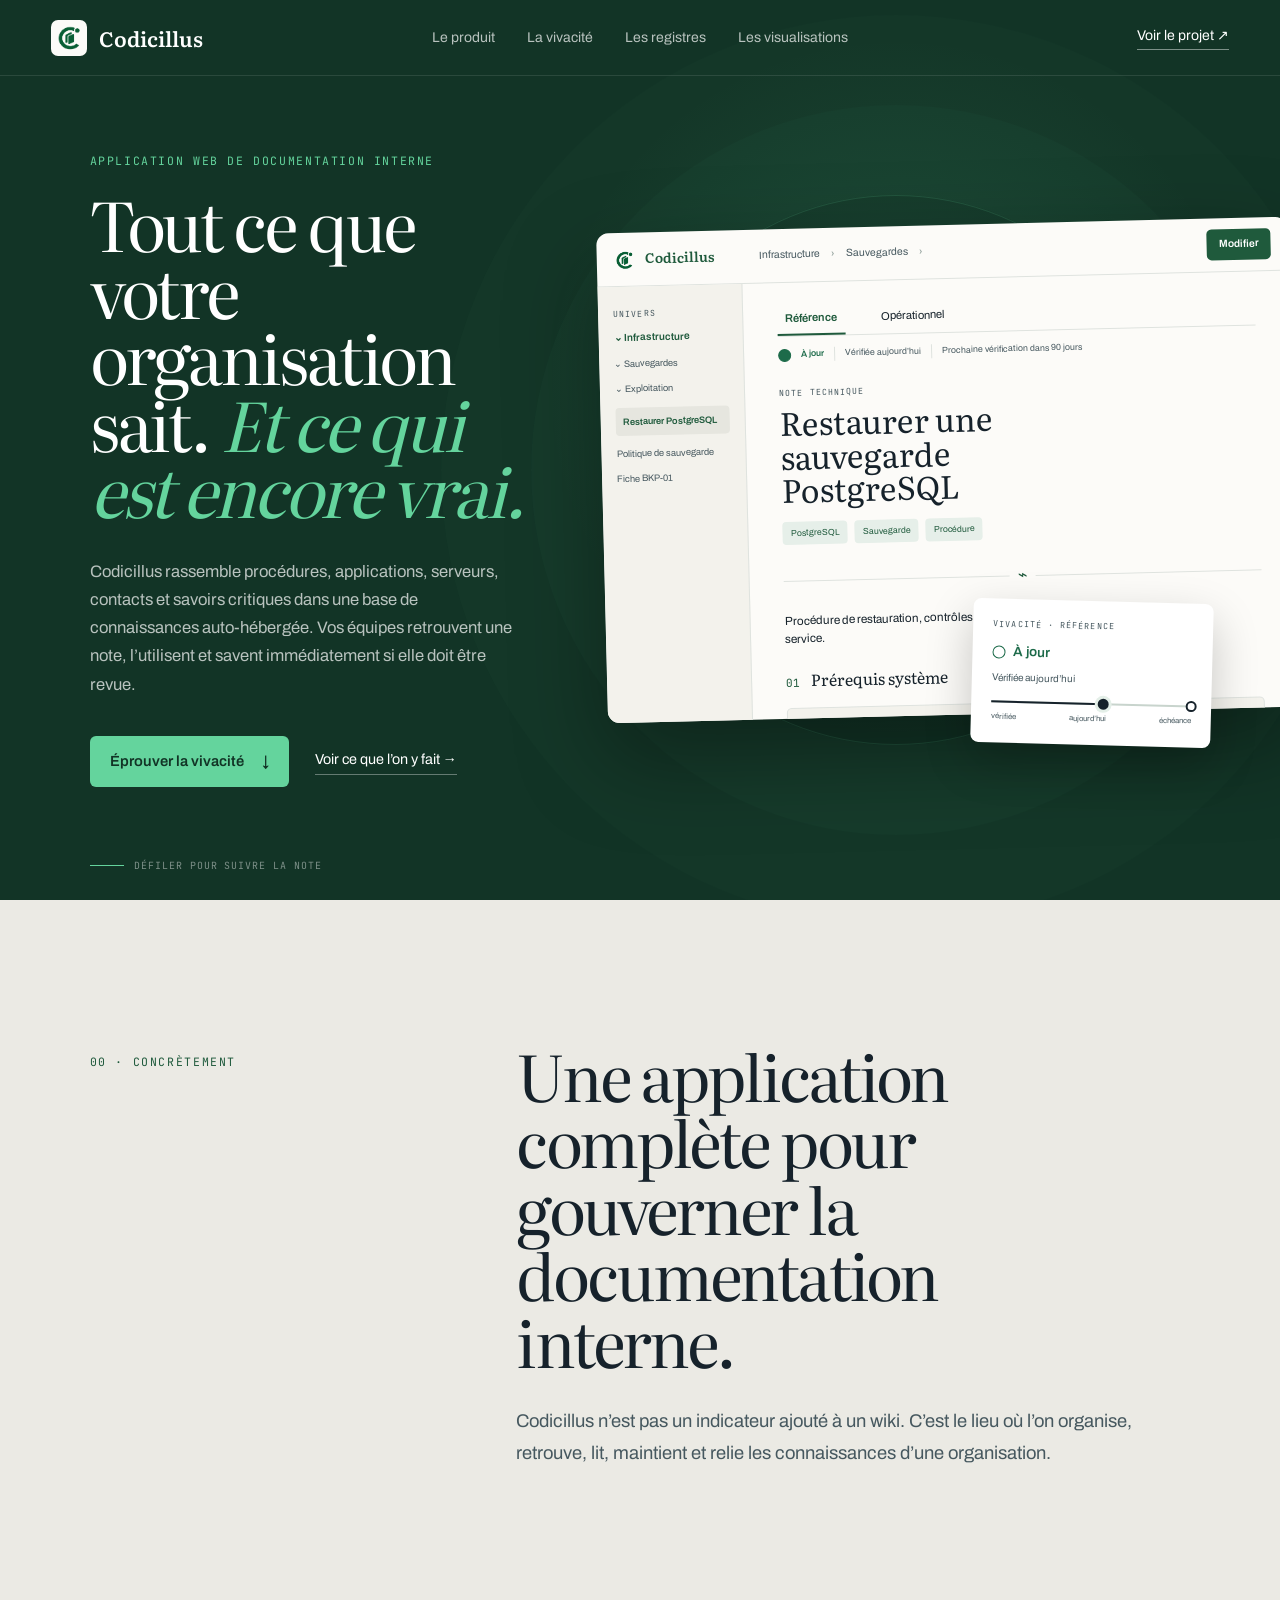
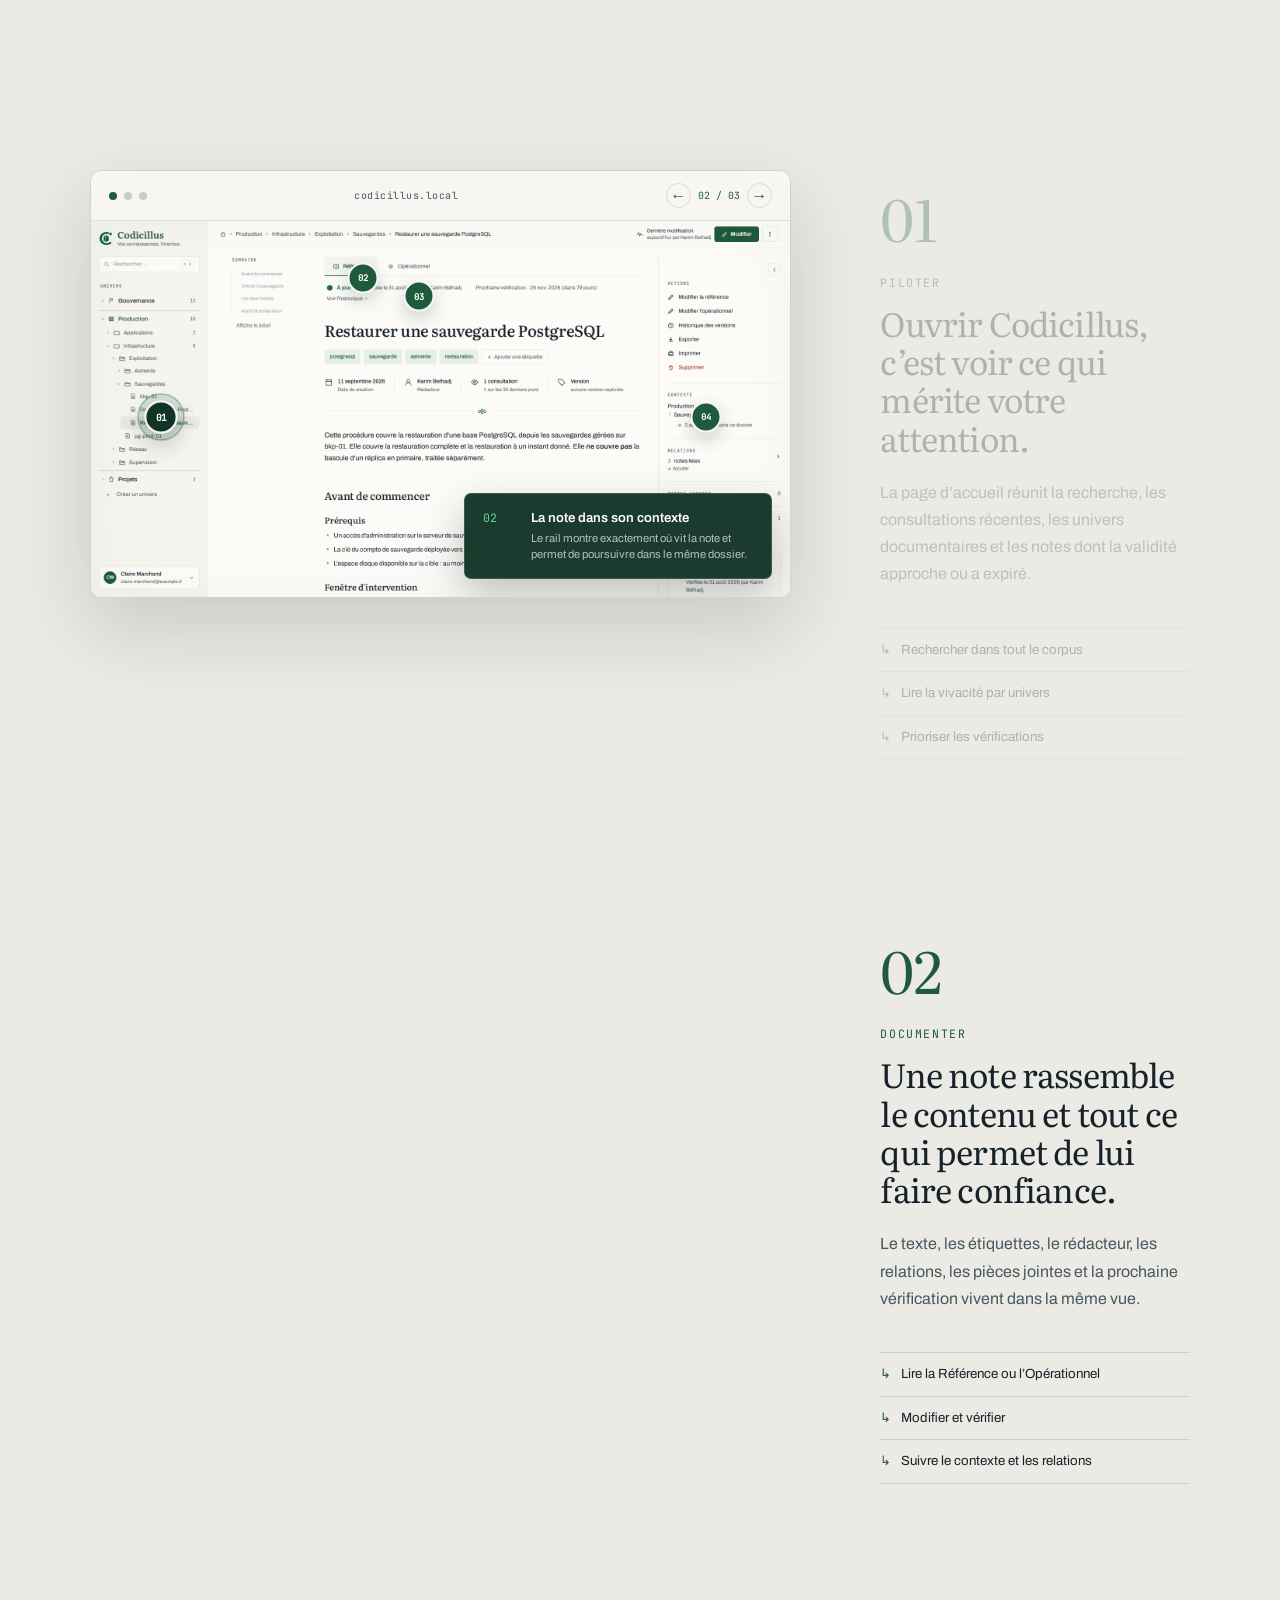
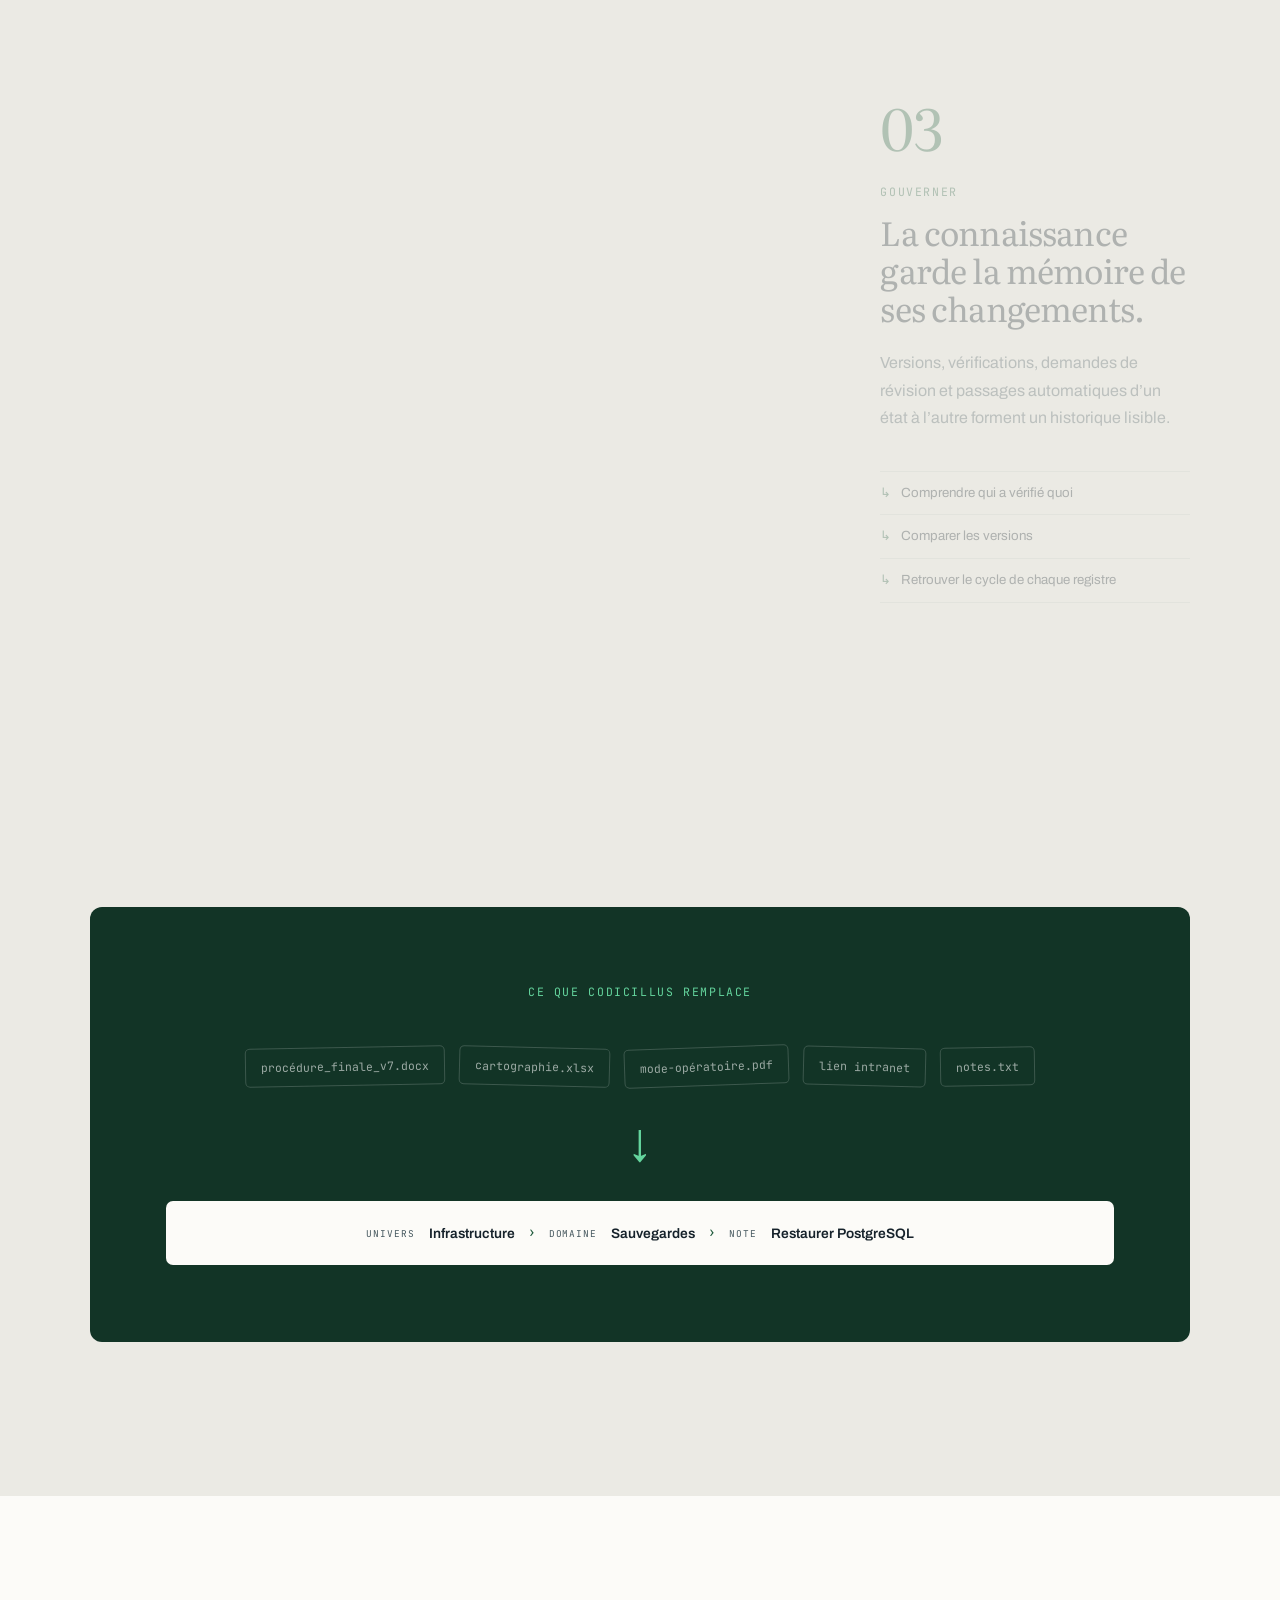
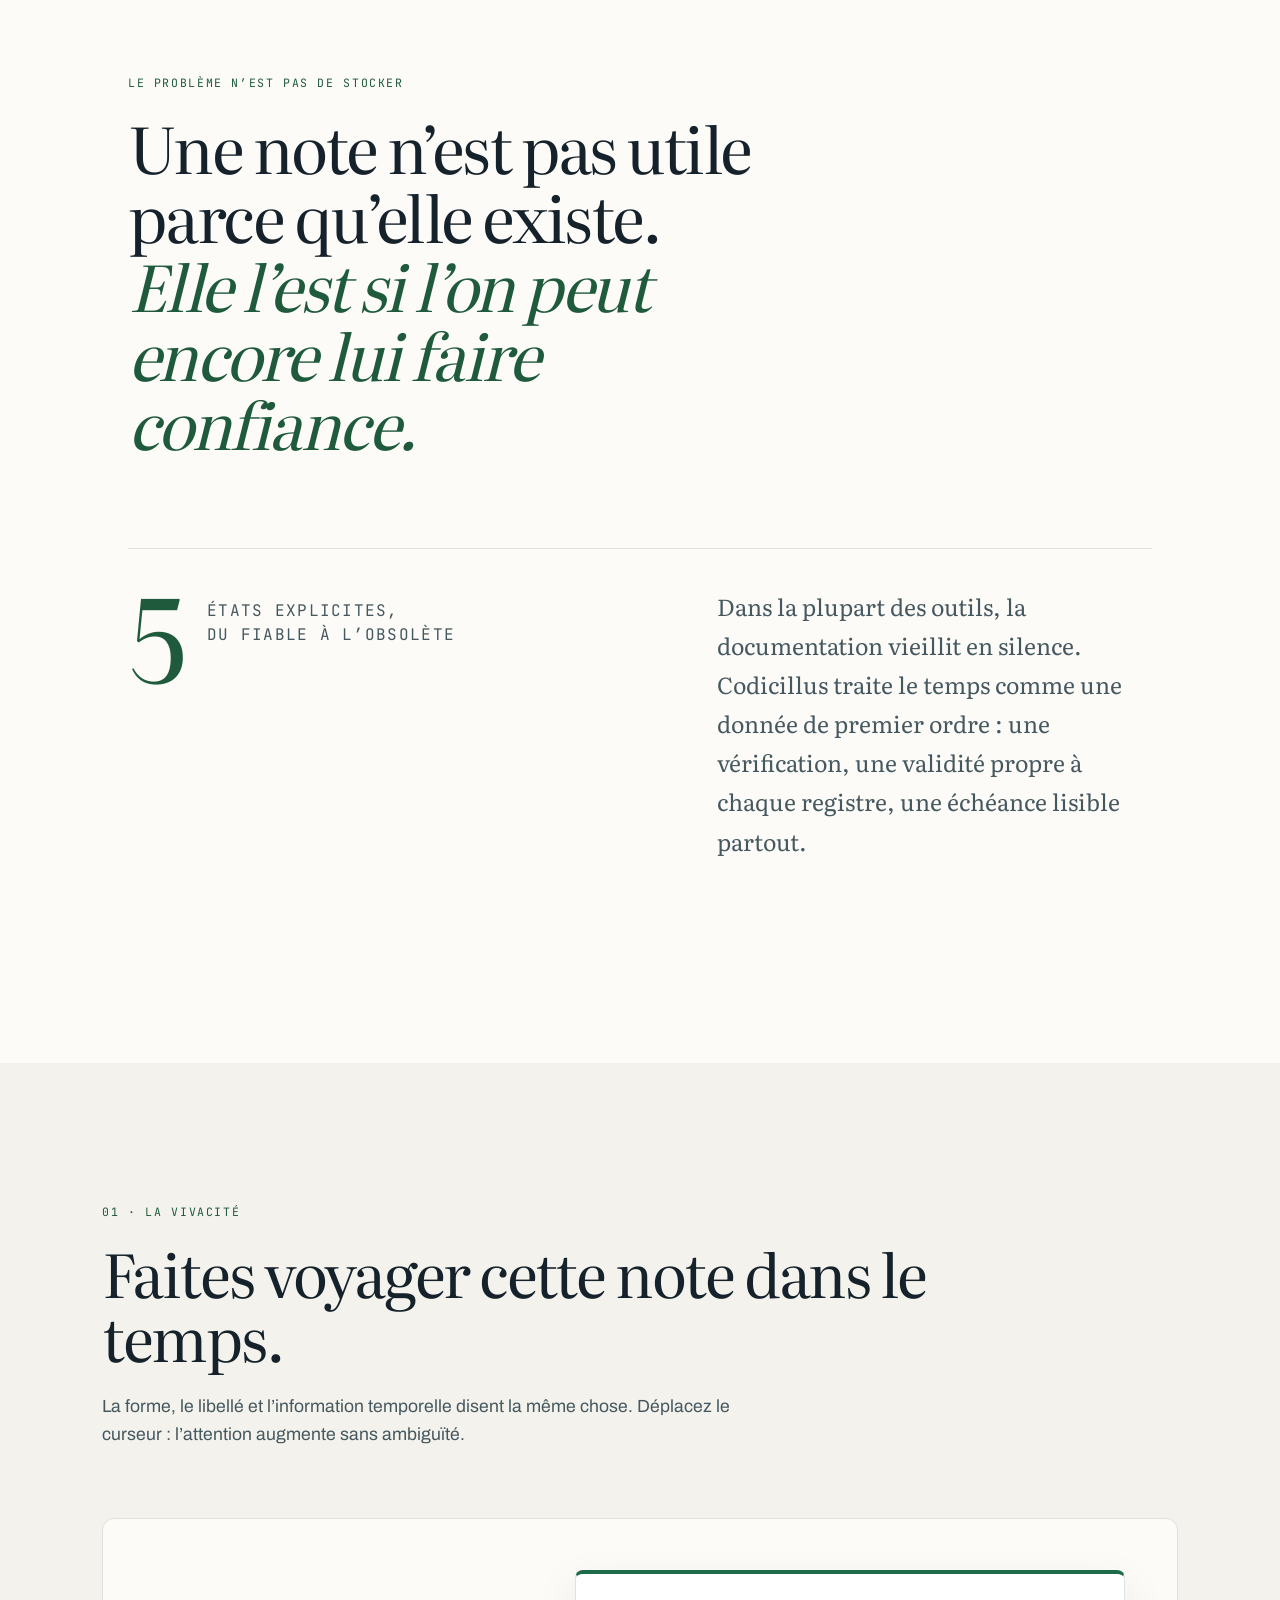
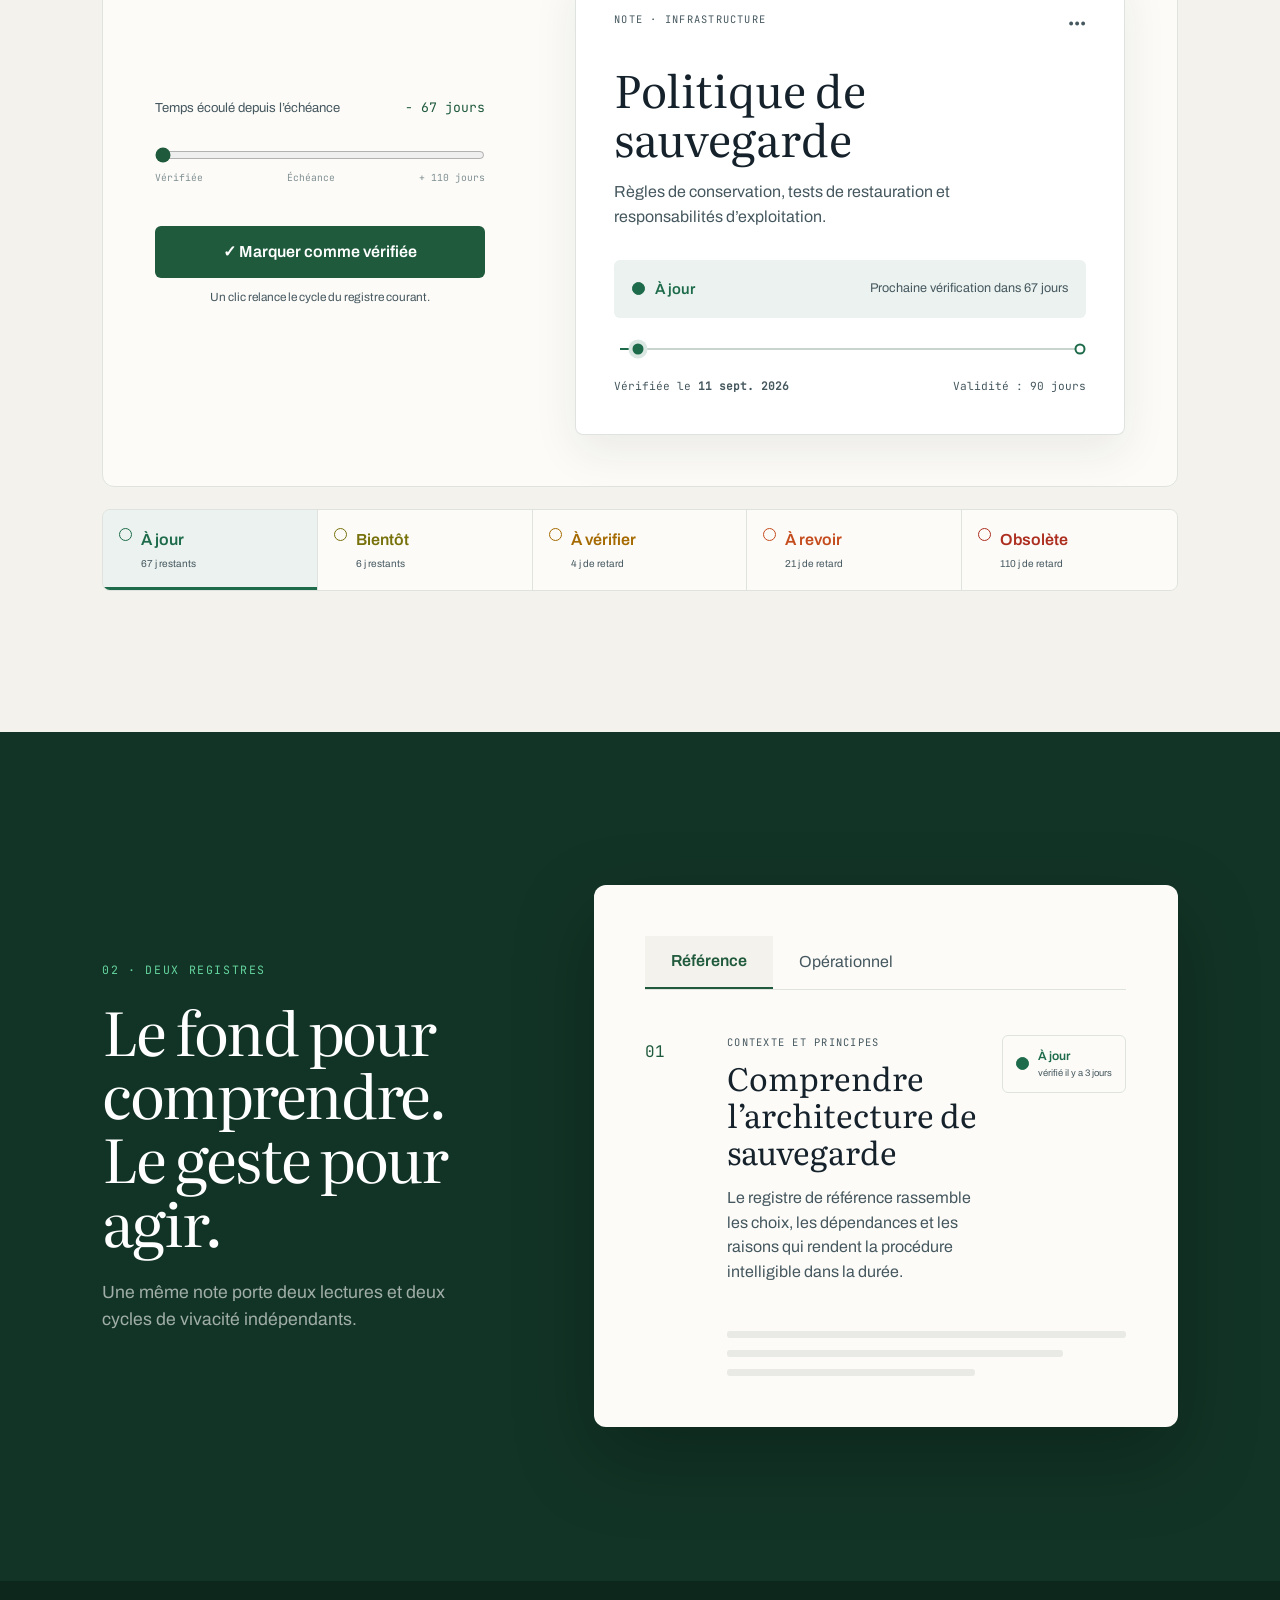
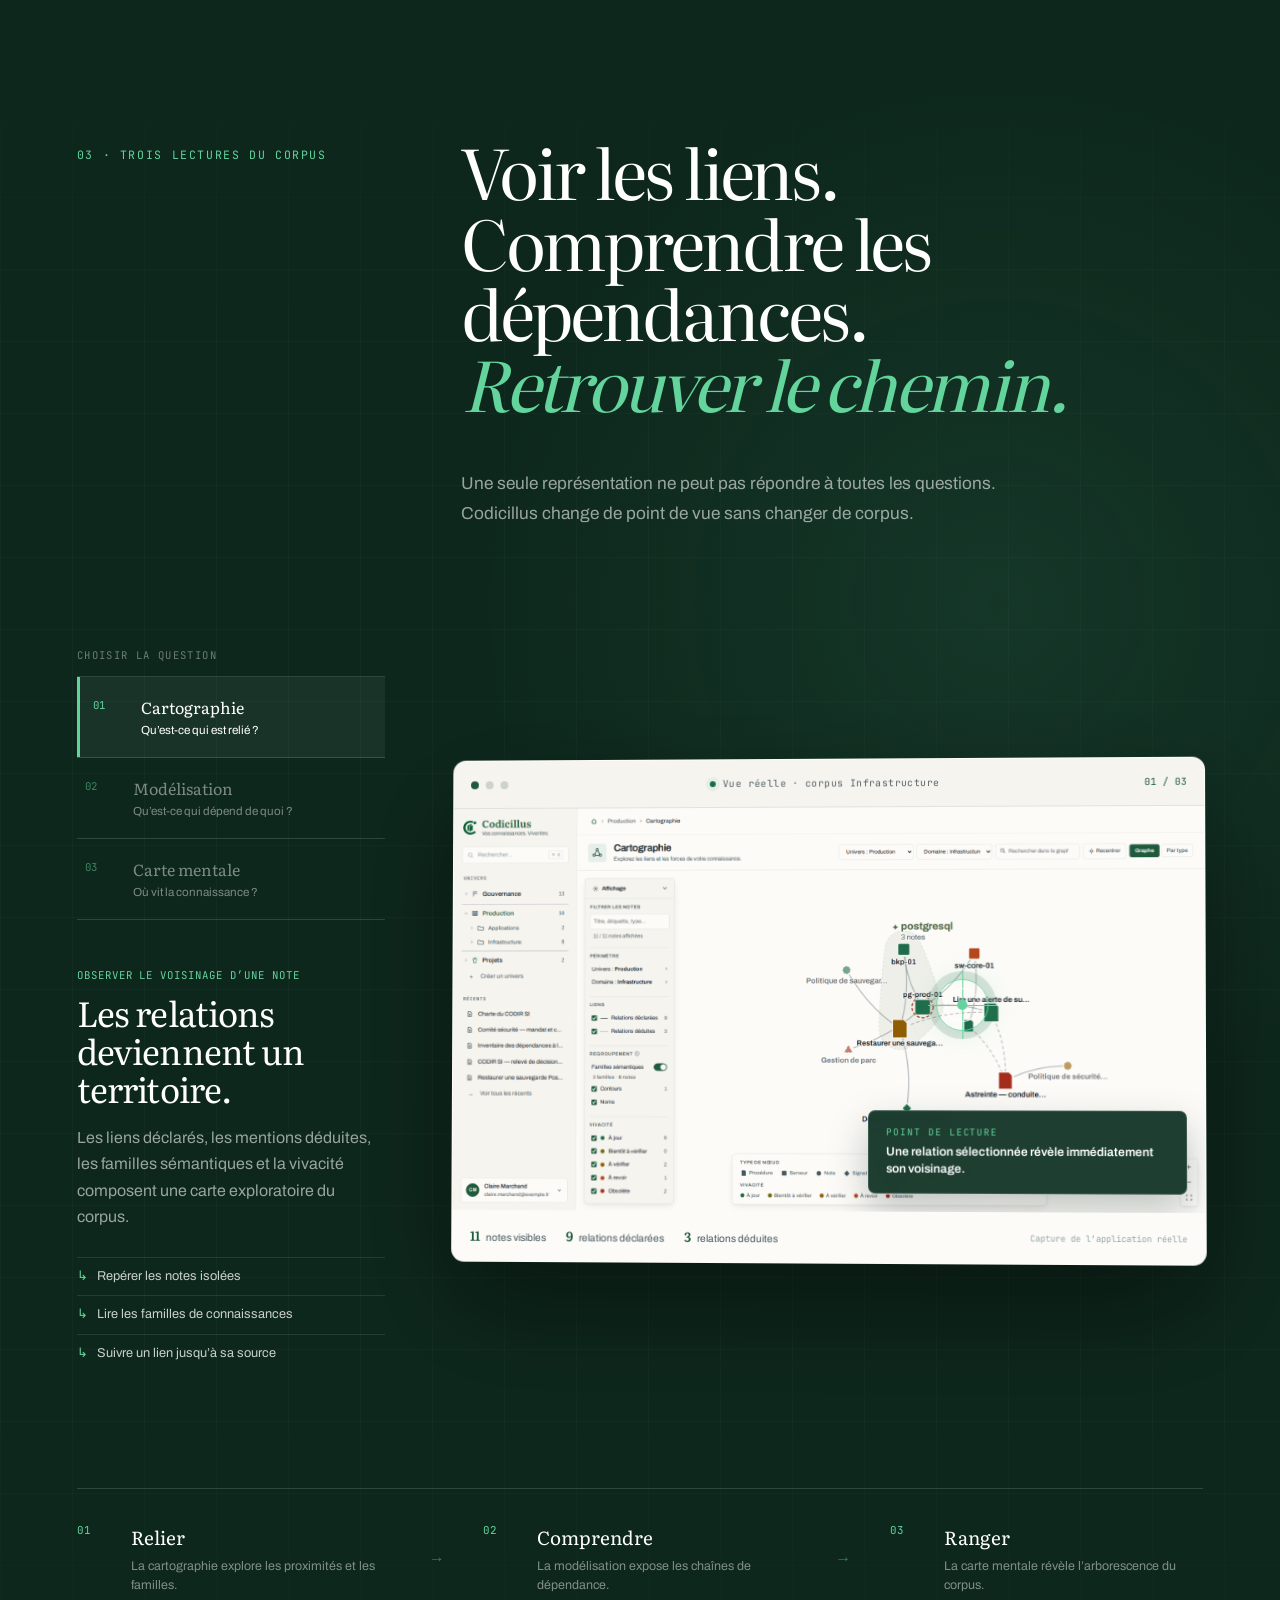
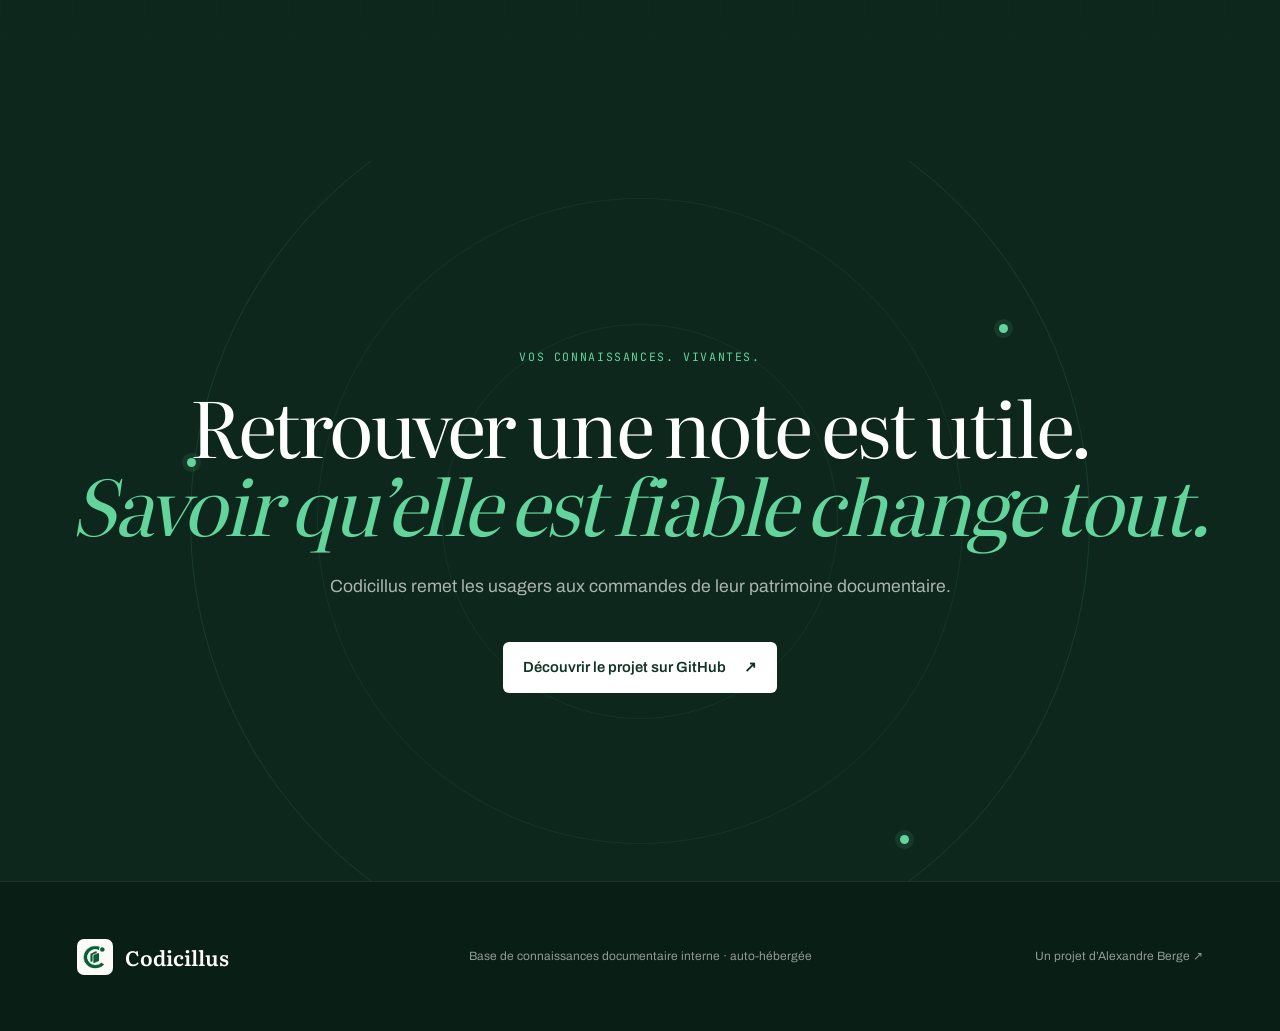
<file: codicillus/index.html>
<!doctype html>
<html lang="fr">
<head>
  <meta charset="utf-8">
  <meta name="viewport" content="width=device-width, initial-scale=1">
  <title>Codicillus — Vos connaissances. Vivantes.</title>
  <meta name="description" content="Codicillus est une base de connaissances auto-hébergée où chaque note indique si elle est encore digne de confiance.">
  <meta name="theme-color" content="#123426">
  <link rel="icon" type="image/png" href="assets/favicon.png">
  <link rel="stylesheet" href="styles.css">
  <link rel="stylesheet" href="tour.css">
  <link rel="stylesheet" href="visualisations.css">
</head>
<body>
  <a class="skip" href="#contenu">Aller au contenu</a>

  <header class="topbar">
    <a class="brand" href="#accueil" aria-label="Codicillus, accueil">
      <span class="brand-mark" aria-hidden="true"><img src="assets/logo.png" alt=""></span>
      <span>Codicillus</span>
    </a>
    <nav aria-label="Navigation principale">
      <a href="#produit">Le produit</a>
      <a href="#vivacite">La vivacité</a>
      <a href="#registres">Les registres</a>
      <a href="#graphe">Les visualisations</a>
    </nav>
    <a class="top-cta" href="https://github.com/ElegArtech/codicillus" rel="noopener">Voir le projet <span aria-hidden="true">↗</span></a>
  </header>

  <main id="contenu">
    <section class="hero" id="accueil">
      <div class="hero-copy reveal">
        <p class="eyebrow">Application web de documentation interne</p>
        <h1>Tout ce que votre organisation sait. <em>Et ce qui est encore vrai.</em></h1>
        <p class="lead">Codicillus rassemble procédures, applications, serveurs, contacts et savoirs critiques dans une base de connaissances auto-hébergée. Vos équipes retrouvent une note, l’utilisent et savent immédiatement si elle doit être revue.</p>
        <div class="hero-actions">
          <a class="button button-primary" href="#vivacite">Éprouver la vivacité <span aria-hidden="true">↓</span></a>
          <a class="text-link" href="#produit">Voir ce que l’on y fait <span aria-hidden="true">→</span></a>
        </div>
      </div>

      <div class="hero-stage reveal" aria-label="Aperçu d’une note Codicillus">
        <div class="stage-glow" aria-hidden="true"></div>
        <article class="note-window">
          <div class="window-bar">
            <div class="mini-brand"><img src="assets/logo.png" alt=""> Codicillus</div>
            <div class="crumb">Infrastructure <b>›</b> Sauvegardes <b>›</b></div>
            <span class="window-action">Modifier</span>
          </div>
          <div class="note-shell">
            <aside class="side-tree" aria-hidden="true">
              <span class="tree-label">UNIVERS</span>
              <b>⌄ Infrastructure</b>
              <span>⌄ Sauvegardes</span>
              <span>⌄ Exploitation</span>
              <strong>Restaurer PostgreSQL</strong>
              <span>Politique de sauvegarde</span>
              <span>Fiche BKP-01</span>
            </aside>
            <div class="note-page">
              <div class="register-tabs"><b>Référence</b><span>Opérationnel</span></div>
              <div class="fresh-line state-ajour">
                <span class="glyph" aria-hidden="true"></span><strong>À jour</strong>
                <span>Vérifiée aujourd’hui</span><span>Prochaine vérification dans 90 jours</span>
              </div>
              <p class="doc-label">NOTE TECHNIQUE</p>
              <h2>Restaurer une sauvegarde PostgreSQL</h2>
              <div class="chips"><span>PostgreSQL</span><span>Sauvegarde</span><span>Procédure</span></div>
              <div class="doc-rule"><i></i><span>⌁</span><i></i></div>
              <p class="doc-intro">Procédure de restauration, contrôles d’intégrité et retour en service.</p>
              <h3><small>01</small> Prérequis système</h3>
              <div class="code-line"><span>bash</span><code>pg_restore --clean --if-exists</code></div>
            </div>
          </div>
        </article>
        <div class="trust-card">
          <p>VIVACITÉ · RÉFÉRENCE</p>
          <strong><span class="glyph" aria-hidden="true"></span> À jour</strong>
          <span>Vérifiée aujourd’hui</span>
          <div class="mini-timeline"><i></i><b></b><em></em></div>
          <div class="timeline-labels"><span>vérifiée</span><span>aujourd’hui</span><span>échéance</span></div>
        </div>
      </div>

      <div class="scroll-cue" aria-hidden="true"><span></span> défiler pour suivre la note</div>
    </section>

    <section class="product-tour" id="produit">
      <div class="tour-intro reveal">
        <p class="eyebrow">00 · Concrètement</p>
        <h2>Une application complète pour gouverner la documentation interne.</h2>
        <p>Codicillus n’est pas un indicateur ajouté à un wiki. C’est le lieu où l’on organise, retrouve, lit, maintient et relie les connaissances d’une organisation.</p>
      </div>

      <div class="tour-story">
        <div class="tour-screen-wrap">
          <figure class="tour-screen reveal">
            <div class="tour-browser">
              <span></span><span></span><span></span>
              <p>codicillus.local</p>
              <div class="tour-browser-nav" aria-label="Changer d’écran">
                <button id="tour-prev" type="button" aria-label="Écran précédent">←</button>
                <b id="tour-counter">01 / 03</b>
                <button id="tour-next" type="button" aria-label="Écran suivant">→</button>
              </div>
            </div>
            <div class="tour-canvas">
              <img id="tour-image" src="assets/interface-accueil.png" alt="Accueil de Codicillus avec le corpus de démonstration neutre">
              <div class="tour-hotspots" id="tour-hotspots" aria-label="Points d’intérêt de l’écran"></div>
              <aside class="tour-tooltip" id="tour-tooltip" aria-live="polite">
                <span id="tour-tooltip-index">01</span>
                <div><b id="tour-tooltip-title">Le rail documentaire</b><p id="tour-tooltip-copy">L’arborescence Univers › Domaine › Dossier › Note reste présente pendant toute la navigation.</p></div>
              </aside>
              <button class="tour-reset" id="tour-reset" type="button" hidden>Vue entière</button>
            </div>
          </figure>
        </div>

        <div class="tour-steps">
          <article class="tour-step active" data-screen="accueil" tabindex="0">
            <span class="step-number">01</span>
            <p class="eyebrow">Piloter</p>
            <h3>Ouvrir Codicillus, c’est voir ce qui mérite votre attention.</h3>
            <p>La page d’accueil réunit la recherche, les consultations récentes, les univers documentaires et les notes dont la validité approche ou a expiré.</p>
            <ul><li>Rechercher dans tout le corpus</li><li>Lire la vivacité par univers</li><li>Prioriser les vérifications</li></ul>
          </article>
          <article class="tour-step" data-screen="note" tabindex="0">
            <span class="step-number">02</span>
            <p class="eyebrow">Documenter</p>
            <h3>Une note rassemble le contenu et tout ce qui permet de lui faire confiance.</h3>
            <p>Le texte, les étiquettes, le rédacteur, les relations, les pièces jointes et la prochaine vérification vivent dans la même vue.</p>
            <ul><li>Lire la Référence ou l’Opérationnel</li><li>Modifier et vérifier</li><li>Suivre le contexte et les relations</li></ul>
          </article>
          <article class="tour-step" data-screen="historique" tabindex="0">
            <span class="step-number">03</span>
            <p class="eyebrow">Gouverner</p>
            <h3>La connaissance garde la mémoire de ses changements.</h3>
            <p>Versions, vérifications, demandes de révision et passages automatiques d’un état à l’autre forment un historique lisible.</p>
            <ul><li>Comprendre qui a vérifié quoi</li><li>Comparer les versions</li><li>Retrouver le cycle de chaque registre</li></ul>
          </article>
        </div>
      </div>

      <div class="product-definition reveal">
        <p class="eyebrow">Ce que Codicillus remplace</p>
        <div class="scattered" aria-label="Sources documentaires dispersées">
          <span>procédure_finale_v7.docx</span><span>cartographie.xlsx</span><span>mode-opératoire.pdf</span><span>lien intranet</span><span>notes.txt</span>
        </div>
        <div class="definition-arrow" aria-hidden="true">↓</div>
        <div class="structured">
          <span>UNIVERS</span><b>Infrastructure</b><i>›</i><span>DOMAINE</span><b>Sauvegardes</b><i>›</i><span>NOTE</span><b>Restaurer PostgreSQL</b>
        </div>
      </div>
    </section>

    <section class="manifesto" id="principe">
      <p class="eyebrow reveal">Le problème n’est pas de stocker</p>
      <h2 class="reveal">Une note n’est pas utile parce qu’elle existe.<br><em>Elle l’est si l’on peut encore lui faire confiance.</em></h2>
      <div class="manifesto-grid">
        <p class="big-stat reveal"><b>5</b><span>états explicites,<br>du fiable à l’obsolète</span></p>
        <p class="manifesto-copy reveal">Dans la plupart des outils, la documentation vieillit en silence. Codicillus traite le temps comme une donnée de premier ordre : une vérification, une validité propre à chaque registre, une échéance lisible partout.</p>
      </div>
    </section>

    <section class="lab" id="vivacite">
      <div class="section-head reveal">
        <p class="eyebrow">01 · La vivacité</p>
        <h2>Faites voyager cette note dans le temps.</h2>
        <p>La forme, le libellé et l’information temporelle disent la même chose. Déplacez le curseur : l’attention augmente sans ambiguïté.</p>
      </div>

      <div class="lab-grid reveal">
        <div class="lab-control">
          <div class="control-top"><span>Temps écoulé depuis l’échéance</span><output id="day-output" for="day-range">− 67 jours</output></div>
          <input id="day-range" type="range" min="-67" max="110" value="-67" aria-label="Temps écoulé depuis l’échéance">
          <div class="range-labels"><span>Vérifiée</span><span>Échéance</span><span>+ 110 jours</span></div>
          <button class="verify-button" id="verify-button" type="button"><span aria-hidden="true">✓</span> Marquer comme vérifiée</button>
          <p class="control-hint">Un clic relance le cycle du registre courant.</p>
        </div>

        <article class="live-note state-ajour" id="live-note" aria-live="polite">
          <div class="live-note-top"><span class="doc-type">NOTE · INFRASTRUCTURE</span><span>•••</span></div>
          <h3>Politique de sauvegarde</h3>
          <p>Règles de conservation, tests de restauration et responsabilités d’exploitation.</p>
          <div class="live-status" id="live-status">
            <span class="status-glyph glyph" aria-hidden="true"></span>
            <strong id="status-label">À jour</strong>
            <span id="status-detail">Prochaine vérification dans 67 jours</span>
          </div>
          <div class="status-rail"><i id="rail-fill"></i><b id="rail-now"></b><em></em></div>
          <div class="live-meta"><span>Vérifiée le <b id="verified-date">11 sept. 2026</b></span><span>Validité : 90 jours</span></div>
        </article>
      </div>

      <div class="states" aria-label="Les cinq états de vivacité">
        <button class="state-chip active" data-day="-67" data-state="ajour"><span class="glyph"></span><b>À jour</b><small>67 j restants</small></button>
        <button class="state-chip" data-day="-6" data-state="bientot"><span class="glyph"></span><b>Bientôt</b><small>6 j restants</small></button>
        <button class="state-chip" data-day="4" data-state="averifier"><span class="glyph"></span><b>À vérifier</b><small>4 j de retard</small></button>
        <button class="state-chip" data-day="21" data-state="arevoir"><span class="glyph"></span><b>À revoir</b><small>21 j de retard</small></button>
        <button class="state-chip" data-day="110" data-state="obsolete"><span class="glyph"></span><b>Obsolète</b><small>110 j de retard</small></button>
      </div>
    </section>

    <section class="registers" id="registres">
      <div class="section-head light reveal">
        <p class="eyebrow">02 · Deux registres</p>
        <h2>Le fond pour comprendre.<br>Le geste pour agir.</h2>
        <p>Une même note porte deux lectures et deux cycles de vivacité indépendants.</p>
      </div>
      <div class="register-demo reveal">
        <div class="register-switch" role="tablist" aria-label="Registre présenté">
          <button class="active" role="tab" aria-selected="true" data-register="reference">Référence</button>
          <button role="tab" aria-selected="false" data-register="operationnel">Opérationnel</button>
        </div>
        <div class="register-content" id="register-content">
          <div class="page-number">01</div>
          <div>
            <p class="doc-type" id="register-kicker">CONTEXTE ET PRINCIPES</p>
            <h3 id="register-title">Comprendre l’architecture de sauvegarde</h3>
            <p id="register-copy">Le registre de référence rassemble les choix, les dépendances et les raisons qui rendent la procédure intelligible dans la durée.</p>
          </div>
          <div class="register-state state-ajour" id="register-state"><span class="glyph"></span><div><b id="register-label">À jour</b><small id="register-time">vérifié il y a 3 jours</small></div></div>
        </div>
        <div class="register-lines" aria-hidden="true"><i></i><i></i><i></i></div>
      </div>
    </section>

    <section class="visualisations" id="graphe">
      <div class="viz-intro reveal">
        <p class="eyebrow">03 · Trois lectures du corpus</p>
        <h2>Voir les liens.<br>Comprendre les dépendances.<br><em>Retrouver le chemin.</em></h2>
        <p>Une seule représentation ne peut pas répondre à toutes les questions. Codicillus change de point de vue sans changer de corpus.</p>
      </div>

      <div class="viz-stage reveal">
        <div class="viz-sidebar">
          <p class="viz-label">Choisir la question</p>
          <div class="viz-tabs" role="tablist" aria-label="Visualisation présentée">
            <button class="active" type="button" role="tab" aria-selected="true" data-viz="graphe">
              <span>01</span><b>Cartographie</b><small>Qu’est-ce qui est relié&nbsp;?</small>
            </button>
            <button type="button" role="tab" aria-selected="false" data-viz="modelisation">
              <span>02</span><b>Modélisation</b><small>Qu’est-ce qui dépend de quoi&nbsp;?</small>
            </button>
            <button type="button" role="tab" aria-selected="false" data-viz="carte-mentale">
              <span>03</span><b>Carte mentale</b><small>Où vit la connaissance&nbsp;?</small>
            </button>
          </div>

          <div class="viz-story" aria-live="polite">
            <p id="viz-question">Observer le voisinage d’une note</p>
            <h3 id="viz-title">Les relations deviennent un territoire.</h3>
            <p id="viz-copy">Les liens déclarés, les mentions déduites, les familles sémantiques et la vivacité composent une carte exploratoire du corpus.</p>
            <ul id="viz-insights"><li>Repérer les notes isolées</li><li>Lire les familles de connaissances</li><li>Suivre un lien jusqu’à sa source</li></ul>
          </div>
        </div>

        <figure class="viz-window">
          <div class="viz-window-bar">
            <span></span><span></span><span></span>
            <p><i></i> Vue réelle · corpus Infrastructure</p>
            <b id="viz-count">01 / 03</b>
          </div>
          <div class="viz-screen">
            <img id="viz-image" src="assets/visualisation-graphe.png" alt="Cartographie réelle du domaine Infrastructure dans Codicillus">
            <div class="viz-reticle" id="viz-reticle" style="--x:68%;--y:49%" aria-hidden="true"><i></i><i></i></div>
            <div class="viz-callout" id="viz-callout"><span>Point de lecture</span><b>Une relation sélectionnée révèle immédiatement son voisinage.</b></div>
          </div>
          <figcaption>
            <div id="viz-metrics"><span><b>11</b> notes visibles</span><span><b>9</b> relations déclarées</span><span><b>3</b> relations déduites</span></div>
            <small>Capture de l’application réelle</small>
          </figcaption>
        </figure>
      </div>

      <div class="viz-synthesis reveal" aria-label="Les trois niveaux de lecture">
        <article><span>01</span><div><b>Relier</b><p>La cartographie explore les proximités et les familles.</p></div></article>
        <i aria-hidden="true">→</i>
        <article><span>02</span><div><b>Comprendre</b><p>La modélisation expose les chaînes de dépendance.</p></div></article>
        <i aria-hidden="true">→</i>
        <article><span>03</span><div><b>Ranger</b><p>La carte mentale révèle l’arborescence du corpus.</p></div></article>
      </div>
    </section>

    <section class="closing">
      <div class="closing-inner reveal">
        <p class="eyebrow">Vos connaissances. Vivantes.</p>
        <h2>Retrouver une note est utile.<br><em>Savoir qu’elle est fiable change tout.</em></h2>
        <p>Codicillus remet les usagers aux commandes de leur patrimoine documentaire.</p>
        <a class="button button-light" href="https://github.com/ElegArtech/codicillus" rel="noopener">Découvrir le projet sur GitHub <span aria-hidden="true">↗</span></a>
      </div>
      <div class="closing-orbit" aria-hidden="true"><i></i><i></i><i></i><i></i><i></i></div>
    </section>
  </main>

  <footer>
    <a class="brand footer-brand" href="#accueil"><span class="brand-mark" aria-hidden="true"><img src="assets/logo.png" alt=""></span><span>Codicillus</span></a>
    <p>Base de connaissances documentaire interne · auto-hébergée</p>
    <a href="https://alexandre-berge.fr" rel="noopener">Un projet d’Alexandre Berge <span aria-hidden="true">↗</span></a>
  </footer>

  <script src="script.js"></script>
  <script src="tour.js"></script>
  <script src="visualisations.js"></script>
</body>
</html>
</file>
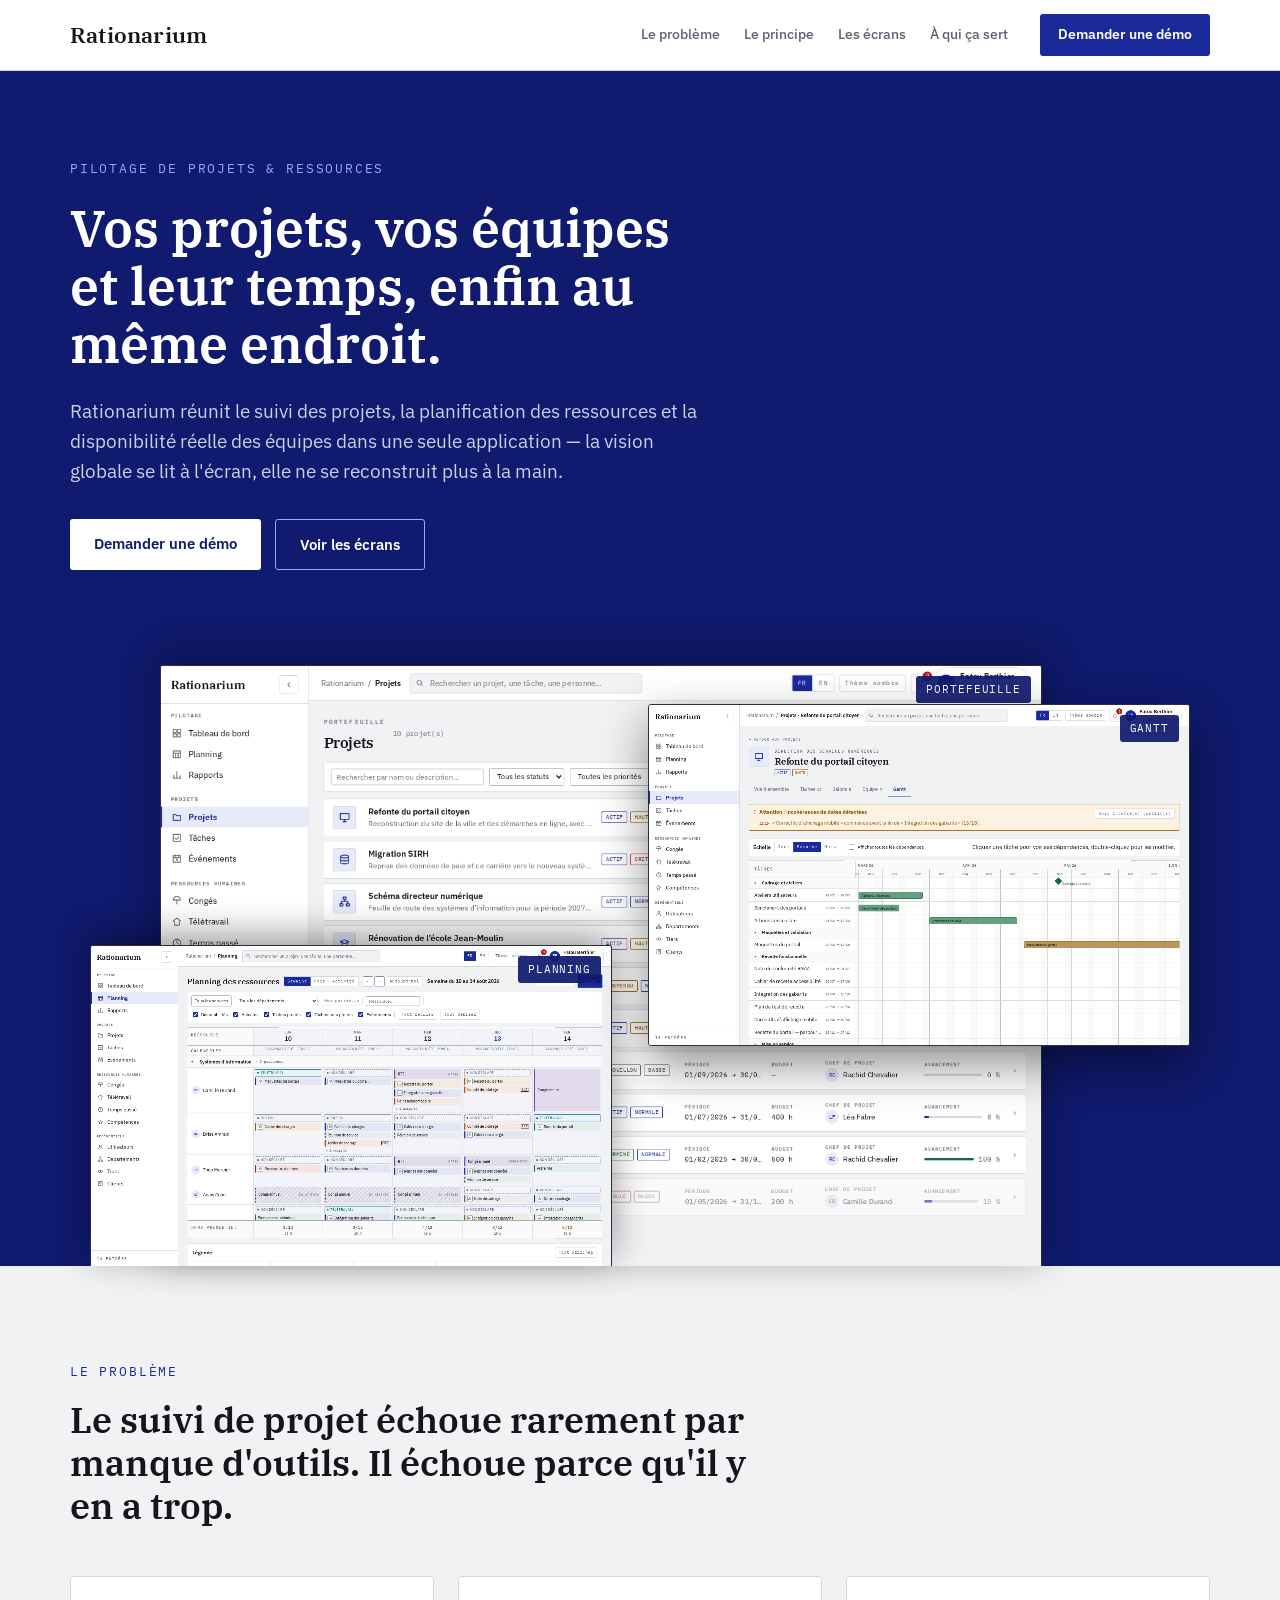
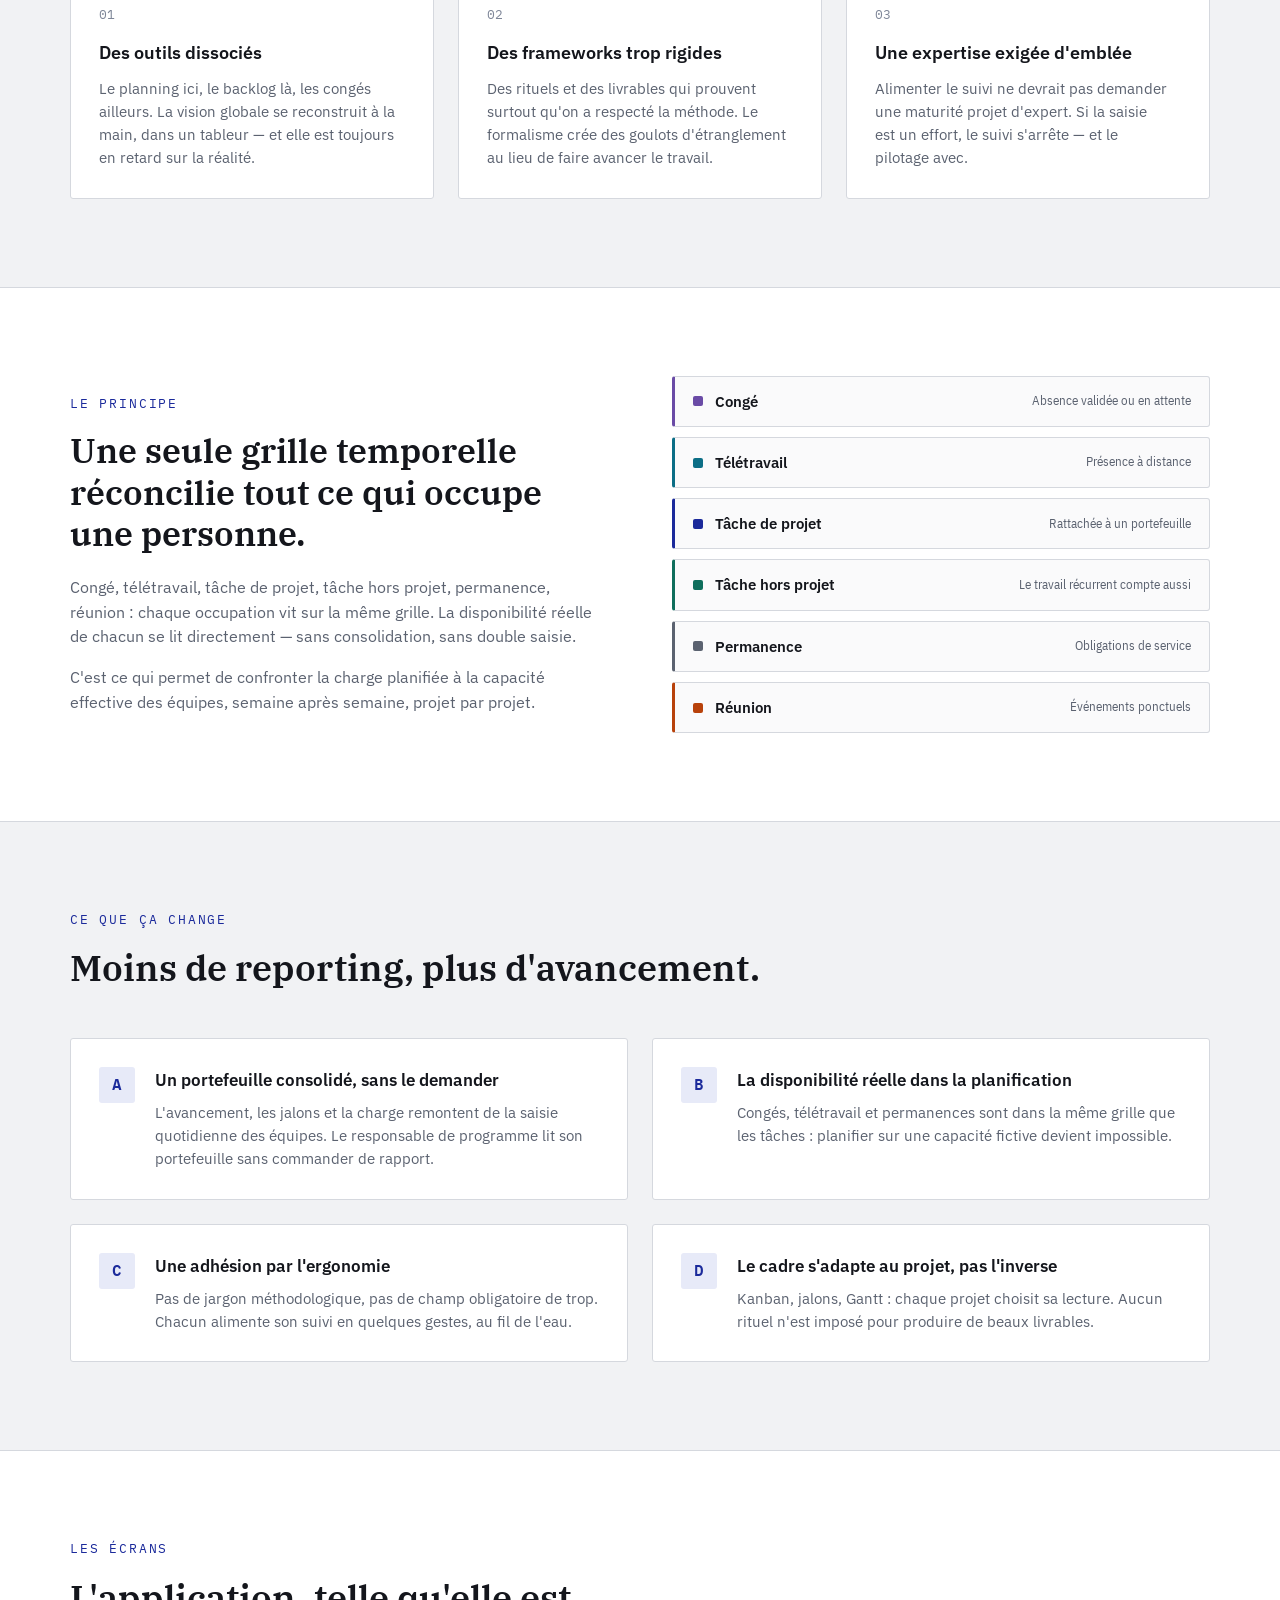
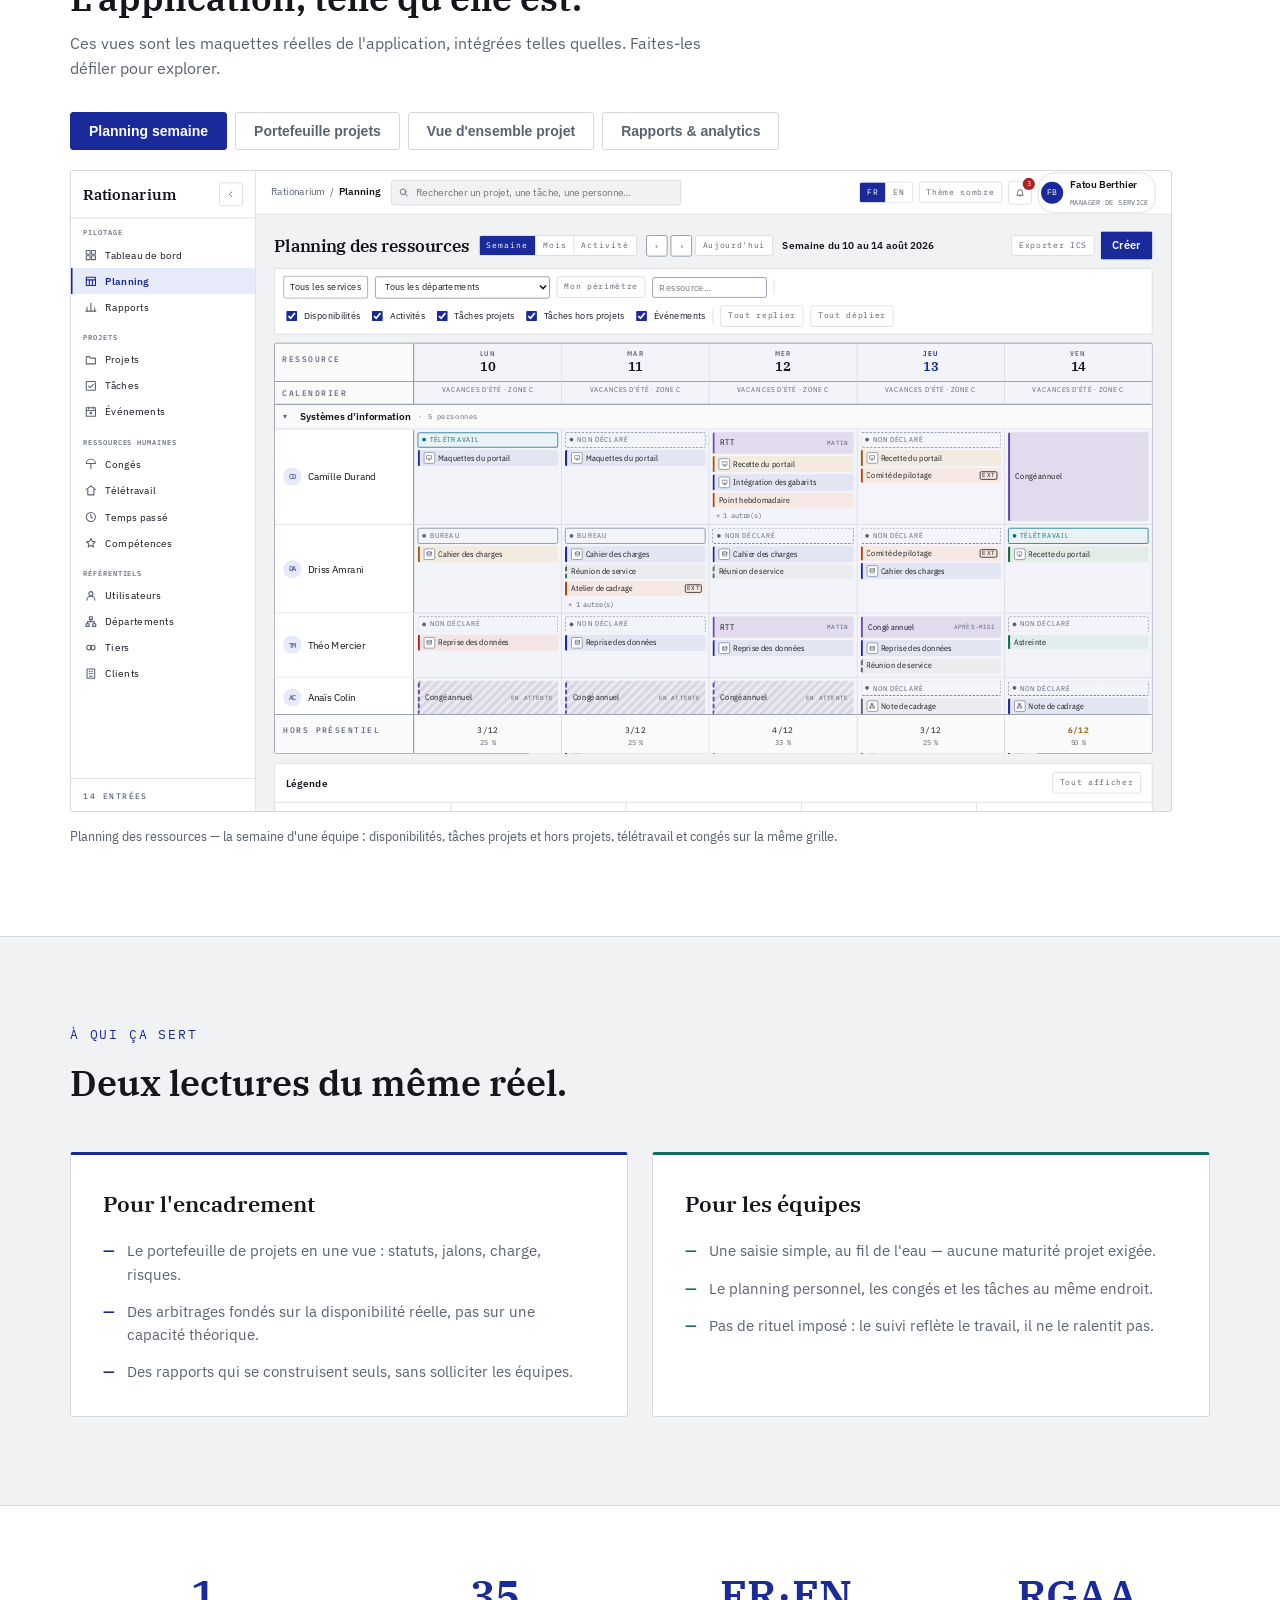
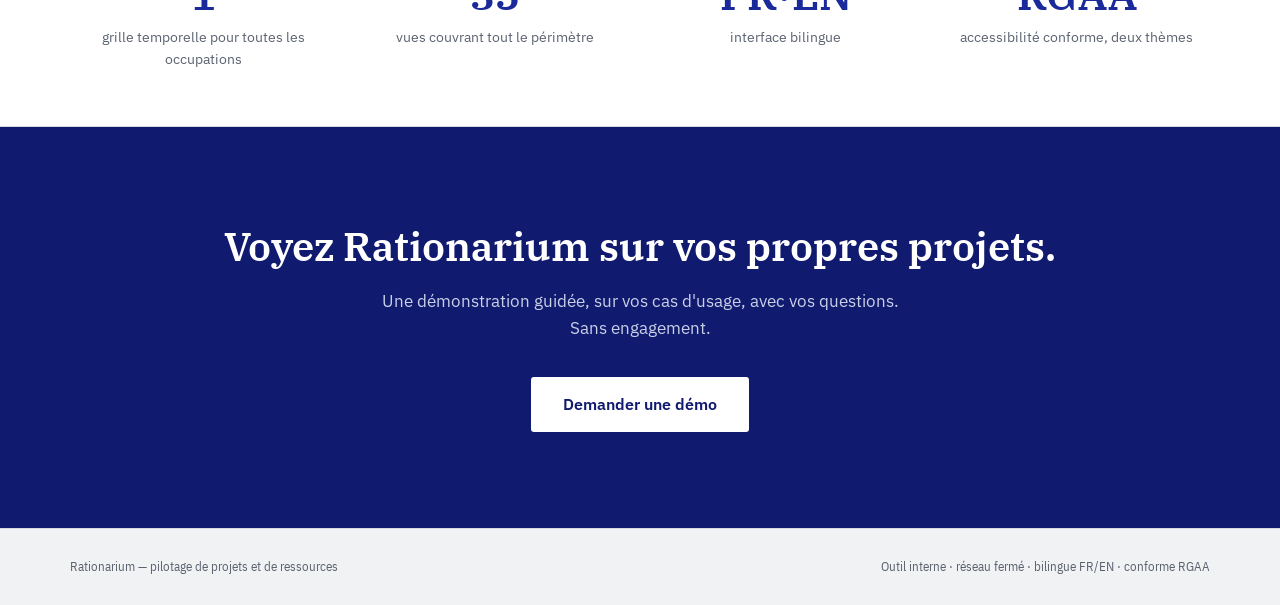
<file: rationarium/index.html>
<!DOCTYPE html>
<html lang="fr">
<head>
<meta charset="utf-8">
<meta name="robots" content="noindex, nofollow">
<title>Rationarium — aperçu</title>
<meta name="viewport" content="width=device-width, initial-scale=1">
<link rel="preconnect" href="https://fonts.googleapis.com">
<link rel="preconnect" href="https://fonts.gstatic.com" crossorigin="">
<link href="https://fonts.googleapis.com/css2?family=IBM+Plex+Mono:wght@400;500;600&amp;family=IBM+Plex+Sans+Condensed:wght@400;500;600&amp;family=IBM+Plex+Sans:wght@400;500;600;700&amp;family=IBM+Plex+Serif:wght@400;500;600&amp;display=swap" rel="stylesheet">
<style>
html,body{margin:0;padding:0;background:#F1F2F4;color:#14161C;font-family:'IBM Plex Sans',system-ui,sans-serif;font-size:16px;line-height:1.55;-webkit-font-smoothing:antialiased;}
a{color:#1B2A9B;}a:hover{color:#121D75;}
::selection{background:#E7EAF8;}
html{scroll-behavior:smooth;}
@keyframes fadeUp{from{opacity:0;transform:translateY(26px)}to{opacity:1;transform:none}}
@keyframes frameUp{from{opacity:0;transform:translateY(64px)}to{opacity:1;transform:none}}
@keyframes riseIn{from{opacity:0;transform:translateY(12px)}to{opacity:1;transform:none}}
@media (prefers-reduced-motion: reduce){*{animation:none !important;transition:none !important}}
</style>
<link rel="stylesheet" href="gallery.css">
<script src="gallery.js" defer></script>
</head>
<body>
<div style="min-width:1180px">
<header data-screen-label="En-tête" data-fx="header" style="position:sticky;top:0;z-index:50;background:#FFFFFF;border-bottom:1px solid #D5D8DE;transition:box-shadow .25s ease">
  <div style="max-width:1140px;margin:0 auto;display:flex;align-items:center;gap:32px;padding:14px 20px">
    <div style="font-family:'IBM Plex Serif',Georgia,serif;font-size:22px;font-weight:600;letter-spacing:.2px">Rationarium</div>
    <nav style="display:flex;gap:24px;font-size:14px;font-weight:500;margin-left:auto">
      <a href="#probleme" style="color:#5B6270;text-decoration:none;transition:color .15s ease" class="hover-1">Le problème</a>
      <a href="#principe" style="color:#5B6270;text-decoration:none;transition:color .15s ease" class="hover-2">Le principe</a>
      <a href="#ecrans" style="color:#5B6270;text-decoration:none;transition:color .15s ease" class="hover-3">Les écrans</a>
      <a href="#roles" style="color:#5B6270;text-decoration:none;transition:color .15s ease" class="hover-4">À qui ça sert</a>
    </nav>
    <a href="#cta" style="background:#1B2A9B;color:#FFFFFF;text-decoration:none;font-size:14px;font-weight:600;padding:10px 18px;border-radius:3px" class="hover-5">Demander une démo</a>
  </div>
</header>

<section data-screen-label="Héros" style="background:#101A6E;color:#FFFFFF;padding:88px 20px 0">
  <div style="max-width:1140px;margin:0 auto">
    <div style="max-width:760px">
      <div style="font-family:'IBM Plex Mono',monospace;font-size:13px;letter-spacing:.14em;text-transform:uppercase;color:#8FA9FF;margin-bottom:20px;animation:fadeUp .55s ease both">Pilotage de projets &amp; ressources</div>
      <h1 style="font-family:'IBM Plex Serif',Georgia,serif;font-weight:600;font-size:52px;line-height:1.12;margin:0 0 22px;text-wrap:pretty;animation:fadeUp .6s ease .1s both">Vos projets, vos équipes et leur temps, enfin au même endroit.</h1>
      <p style="font-size:19px;line-height:1.6;color:#C9D0E8;margin:0 0 32px;max-width:640px;text-wrap:pretty;animation:fadeUp .6s ease .2s both">Rationarium réunit le suivi des projets, la planification des ressources et la disponibilité réelle des équipes dans une seule application — la vision globale se lit à l'écran, elle ne se reconstruit plus à la main.</p>
      <div style="display:flex;gap:14px;margin-bottom:56px;animation:fadeUp .6s ease .3s both">
        <a href="#cta" style="background:#FFFFFF;color:#101A6E;text-decoration:none;font-size:15px;font-weight:600;padding:13px 24px;border-radius:3px;transition:transform .18s ease,box-shadow .18s ease" class="hover-6">Demander une démo</a>
        <a href="#ecrans" style="border:1px solid #8FA9FF;color:#FFFFFF;text-decoration:none;font-size:15px;font-weight:600;padding:13px 24px;border-radius:3px;transition:background .18s ease" class="hover-7">Voir les écrans</a>
      </div>
    </div>
    <div style="position:relative;width:1100px;height:640px;margin:0 auto">
      <div data-par="0.05" style="animation:frameUp .9s cubic-bezier(.22,.61,.36,1) .35s both;will-change:transform;position:absolute;left:70px;bottom:0;width:880px;height:600px;z-index:1;border:1px solid #2A2F3B;border-bottom:none;border-radius:3px 3px 0 0;overflow:hidden;box-shadow:0 -8px 40px rgba(0,0,0,.35);background:#FFFFFF">
        <span style="position:absolute;top:10px;right:10px;z-index:2;background:rgba(16,26,110,.92);color:#FFFFFF;font-family:'IBM Plex Mono',monospace;font-size:11px;letter-spacing:.08em;text-transform:uppercase;padding:5px 10px;border-radius:3px">Portefeuille</span>
        <iframe src="mockups/portefeuille-projets.html" title="Portefeuille de projets" style="width:1440px;height:982px;border:none;transform:scale(0.6111);transform-origin:top left;pointer-events:none"></iframe>
      </div>
      <div data-par="0.08" style="animation:frameUp 1s cubic-bezier(.22,.61,.36,1) .5s both;will-change:transform;position:absolute;left:0;bottom:0;width:520px;height:320px;z-index:2;border:1px solid #2A2F3B;border-bottom:none;border-radius:3px 3px 0 0;overflow:hidden;box-shadow:0 -10px 36px rgba(0,0,0,.4);background:#FFFFFF">
        <span style="position:absolute;top:10px;right:10px;z-index:2;background:rgba(16,26,110,.92);color:#FFFFFF;font-family:'IBM Plex Mono',monospace;font-size:11px;letter-spacing:.08em;text-transform:uppercase;padding:5px 10px;border-radius:3px">Planning</span>
        <iframe src="mockups/planning-semaine.html" title="Planning des ressources — semaine" style="width:1440px;height:886px;border:none;transform:scale(0.3611);transform-origin:top left;pointer-events:none"></iframe>
      </div>
      <div data-par="0.11" style="animation:frameUp 1s cubic-bezier(.22,.61,.36,1) .65s both;will-change:transform;position:absolute;right:0;bottom:220px;width:540px;height:340px;z-index:3;border:1px solid #2A2F3B;border-radius:3px;overflow:hidden;box-shadow:0 18px 48px rgba(0,0,0,.45);background:#FFFFFF">
        <span style="position:absolute;top:10px;right:10px;z-index:2;background:rgba(16,26,110,.92);color:#FFFFFF;font-family:'IBM Plex Mono',monospace;font-size:11px;letter-spacing:.08em;text-transform:uppercase;padding:5px 10px;border-radius:3px">Gantt</span>
        <iframe src="mockups/projet-gantt.html" title="Gantt du projet" style="width:1440px;height:907px;border:none;transform:scale(0.375);transform-origin:top left;pointer-events:none"></iframe>
      </div>
    </div>
  </div>
</section>

<section id="probleme" data-screen-label="Le problème" style="padding:96px 20px 88px">
  <div style="max-width:1140px;margin:0 auto">
    <div data-reveal style="font-family:'IBM Plex Mono',monospace;font-size:13px;letter-spacing:.14em;text-transform:uppercase;color:#1B2A9B;margin-bottom:16px">Le problème</div>
    <h2 data-reveal style="font-family:'IBM Plex Serif',Georgia,serif;font-weight:600;font-size:36px;line-height:1.2;margin:0 0 48px;max-width:720px;text-wrap:pretty">Le suivi de projet échoue rarement par manque d'outils. Il échoue parce qu'il y en a trop.</h2>
    <div style="display:grid;grid-template-columns:1fr 1fr 1fr;gap:24px">
      <div data-reveal data-hovertrans style="background:#FFFFFF;border:1px solid #D5D8DE;border-radius:3px;padding:28px" class="hover-8">
        <div style="font-family:'IBM Plex Mono',monospace;font-size:13px;color:#7E8698;margin-bottom:14px">01</div>
        <h3 style="font-size:18px;font-weight:600;margin:0 0 10px">Des outils dissociés</h3>
        <p style="font-size:15px;color:#5B6270;margin:0;text-wrap:pretty">Le planning ici, le backlog là, les congés ailleurs. La vision globale se reconstruit à la main, dans un tableur — et elle est toujours en retard sur la réalité.</p>
      </div>
      <div data-reveal data-hovertrans style="background:#FFFFFF;border:1px solid #D5D8DE;border-radius:3px;padding:28px" class="hover-9">
        <div style="font-family:'IBM Plex Mono',monospace;font-size:13px;color:#7E8698;margin-bottom:14px">02</div>
        <h3 style="font-size:18px;font-weight:600;margin:0 0 10px">Des frameworks trop rigides</h3>
        <p style="font-size:15px;color:#5B6270;margin:0;text-wrap:pretty">Des rituels et des livrables qui prouvent surtout qu'on a respecté la méthode. Le formalisme crée des goulots d'étranglement au lieu de faire avancer le travail.</p>
      </div>
      <div data-reveal data-hovertrans style="background:#FFFFFF;border:1px solid #D5D8DE;border-radius:3px;padding:28px" class="hover-10">
        <div style="font-family:'IBM Plex Mono',monospace;font-size:13px;color:#7E8698;margin-bottom:14px">03</div>
        <h3 style="font-size:18px;font-weight:600;margin:0 0 10px">Une expertise exigée d'emblée</h3>
        <p style="font-size:15px;color:#5B6270;margin:0;text-wrap:pretty">Alimenter le suivi ne devrait pas demander une maturité projet d'expert. Si la saisie est un effort, le suivi s'arrête — et le pilotage avec.</p>
      </div>
    </div>
  </div>
</section>

<section id="principe" data-screen-label="Le principe" style="background:#FFFFFF;border-top:1px solid #D5D8DE;border-bottom:1px solid #D5D8DE;padding:88px 20px">
  <div style="max-width:1140px;margin:0 auto;display:grid;grid-template-columns:1fr 1fr;gap:64px;align-items:center">
    <div>
      <div data-reveal style="font-family:'IBM Plex Mono',monospace;font-size:13px;letter-spacing:.14em;text-transform:uppercase;color:#1B2A9B;margin-bottom:16px">Le principe</div>
      <h2 data-reveal style="font-family:'IBM Plex Serif',Georgia,serif;font-weight:600;font-size:34px;line-height:1.22;margin:0 0 20px;text-wrap:pretty">Une seule grille temporelle réconcilie tout ce qui occupe une personne.</h2>
      <p style="font-size:16px;color:#5B6270;margin:0 0 16px;text-wrap:pretty">Congé, télétravail, tâche de projet, tâche hors projet, permanence, réunion : chaque occupation vit sur la même grille. La disponibilité réelle de chacun se lit directement — sans consolidation, sans double saisie.</p>
      <p style="font-size:16px;color:#5B6270;margin:0;text-wrap:pretty">C'est ce qui permet de confronter la charge planifiée à la capacité effective des équipes, semaine après semaine, projet par projet.</p>
    </div>
    <div style="display:flex;flex-direction:column;gap:10px">
      <div data-reveal data-hovertrans class="hover-11" style="display:flex;align-items:center;gap:12px;border:1px solid #D5D8DE;border-left:3px solid #6A4BA6;border-radius:3px;padding:13px 18px;background:#FAFAFB"><span style="width:10px;height:10px;background:#6A4BA6;border-radius:2px;flex-shrink:0"></span><span style="font-weight:600;font-size:15px">Congé</span><span style="font-size:13px;color:#5B6270;margin-left:auto;font-family:'IBM Plex Sans Condensed',sans-serif">Absence validée ou en attente</span></div>
      <div data-reveal data-hovertrans class="hover-12" style="display:flex;align-items:center;gap:12px;border:1px solid #D5D8DE;border-left:3px solid #0C6E86;border-radius:3px;padding:13px 18px;background:#FAFAFB"><span style="width:10px;height:10px;background:#0C6E86;border-radius:2px;flex-shrink:0"></span><span style="font-weight:600;font-size:15px">Télétravail</span><span style="font-size:13px;color:#5B6270;margin-left:auto;font-family:'IBM Plex Sans Condensed',sans-serif">Présence à distance</span></div>
      <div data-reveal data-hovertrans class="hover-13" style="display:flex;align-items:center;gap:12px;border:1px solid #D5D8DE;border-left:3px solid #1B2A9B;border-radius:3px;padding:13px 18px;background:#FAFAFB"><span style="width:10px;height:10px;background:#1B2A9B;border-radius:2px;flex-shrink:0"></span><span style="font-weight:600;font-size:15px">Tâche de projet</span><span style="font-size:13px;color:#5B6270;margin-left:auto;font-family:'IBM Plex Sans Condensed',sans-serif">Rattachée à un portefeuille</span></div>
      <div data-reveal data-hovertrans class="hover-14" style="display:flex;align-items:center;gap:12px;border:1px solid #D5D8DE;border-left:3px solid #0F6E5C;border-radius:3px;padding:13px 18px;background:#FAFAFB"><span style="width:10px;height:10px;background:#0F6E5C;border-radius:2px;flex-shrink:0"></span><span style="font-weight:600;font-size:15px">Tâche hors projet</span><span style="font-size:13px;color:#5B6270;margin-left:auto;font-family:'IBM Plex Sans Condensed',sans-serif">Le travail récurrent compte aussi</span></div>
      <div data-reveal data-hovertrans class="hover-15" style="display:flex;align-items:center;gap:12px;border:1px solid #D5D8DE;border-left:3px solid #5B6270;border-radius:3px;padding:13px 18px;background:#FAFAFB"><span style="width:10px;height:10px;background:#5B6270;border-radius:2px;flex-shrink:0"></span><span style="font-weight:600;font-size:15px">Permanence</span><span style="font-size:13px;color:#5B6270;margin-left:auto;font-family:'IBM Plex Sans Condensed',sans-serif">Obligations de service</span></div>
      <div data-reveal data-hovertrans class="hover-16" style="display:flex;align-items:center;gap:12px;border:1px solid #D5D8DE;border-left:3px solid #B8420B;border-radius:3px;padding:13px 18px;background:#FAFAFB"><span style="width:10px;height:10px;background:#B8420B;border-radius:2px;flex-shrink:0"></span><span style="font-weight:600;font-size:15px">Réunion</span><span style="font-size:13px;color:#5B6270;margin-left:auto;font-family:'IBM Plex Sans Condensed',sans-serif">Événements ponctuels</span></div>
    </div>
  </div>
</section>

<section id="benefices" data-screen-label="Bénéfices" style="padding:88px 20px">
  <div style="max-width:1140px;margin:0 auto">
    <div data-reveal style="font-family:'IBM Plex Mono',monospace;font-size:13px;letter-spacing:.14em;text-transform:uppercase;color:#1B2A9B;margin-bottom:16px">Ce que ça change</div>
    <h2 data-reveal style="font-family:'IBM Plex Serif',Georgia,serif;font-weight:600;font-size:36px;line-height:1.2;margin:0 0 48px;max-width:720px;text-wrap:pretty">Moins de reporting, plus d'avancement.</h2>
    <div style="display:grid;grid-template-columns:1fr 1fr;gap:24px">
      <div data-reveal data-hovertrans style="background:#FFFFFF;border:1px solid #D5D8DE;border-radius:3px;padding:28px;display:flex;gap:20px" class="hover-17">
        <div style="width:36px;height:36px;background:#E7EAF8;color:#1B2A9B;border-radius:3px;display:flex;align-items:center;justify-content:center;font-family:'IBM Plex Mono',monospace;font-weight:600;flex-shrink:0">A</div>
        <div><h3 style="font-size:17px;font-weight:600;margin:0 0 8px">Un portefeuille consolidé, sans le demander</h3><p style="font-size:15px;color:#5B6270;margin:0;text-wrap:pretty">L'avancement, les jalons et la charge remontent de la saisie quotidienne des équipes. Le responsable de programme lit son portefeuille sans commander de rapport.</p></div>
      </div>
      <div data-reveal data-hovertrans style="background:#FFFFFF;border:1px solid #D5D8DE;border-radius:3px;padding:28px;display:flex;gap:20px" class="hover-18">
        <div style="width:36px;height:36px;background:#E7EAF8;color:#1B2A9B;border-radius:3px;display:flex;align-items:center;justify-content:center;font-family:'IBM Plex Mono',monospace;font-weight:600;flex-shrink:0">B</div>
        <div><h3 style="font-size:17px;font-weight:600;margin:0 0 8px">La disponibilité réelle dans la planification</h3><p style="font-size:15px;color:#5B6270;margin:0;text-wrap:pretty">Congés, télétravail et permanences sont dans la même grille que les tâches : planifier sur une capacité fictive devient impossible.</p></div>
      </div>
      <div data-reveal data-hovertrans style="background:#FFFFFF;border:1px solid #D5D8DE;border-radius:3px;padding:28px;display:flex;gap:20px" class="hover-19">
        <div style="width:36px;height:36px;background:#E7EAF8;color:#1B2A9B;border-radius:3px;display:flex;align-items:center;justify-content:center;font-family:'IBM Plex Mono',monospace;font-weight:600;flex-shrink:0">C</div>
        <div><h3 style="font-size:17px;font-weight:600;margin:0 0 8px">Une adhésion par l'ergonomie</h3><p style="font-size:15px;color:#5B6270;margin:0;text-wrap:pretty">Pas de jargon méthodologique, pas de champ obligatoire de trop. Chacun alimente son suivi en quelques gestes, au fil de l'eau.</p></div>
      </div>
      <div data-reveal data-hovertrans style="background:#FFFFFF;border:1px solid #D5D8DE;border-radius:3px;padding:28px;display:flex;gap:20px" class="hover-20">
        <div style="width:36px;height:36px;background:#E7EAF8;color:#1B2A9B;border-radius:3px;display:flex;align-items:center;justify-content:center;font-family:'IBM Plex Mono',monospace;font-weight:600;flex-shrink:0">D</div>
        <div><h3 style="font-size:17px;font-weight:600;margin:0 0 8px">Le cadre s'adapte au projet, pas l'inverse</h3><p style="font-size:15px;color:#5B6270;margin:0;text-wrap:pretty">Kanban, jalons, Gantt : chaque projet choisit sa lecture. Aucun rituel n'est imposé pour produire de beaux livrables.</p></div>
      </div>
    </div>
  </div>
</section>

<section id="ecrans" data-screen-label="Tour des écrans" style="background:#FFFFFF;border-top:1px solid #D5D8DE;border-bottom:1px solid #D5D8DE;padding:88px 20px">
  <div style="max-width:1140px;margin:0 auto">
    <div data-reveal style="font-family:'IBM Plex Mono',monospace;font-size:13px;letter-spacing:.14em;text-transform:uppercase;color:#1B2A9B;margin-bottom:16px">Les écrans</div>
    <h2 data-reveal style="font-family:'IBM Plex Serif',Georgia,serif;font-weight:600;font-size:36px;line-height:1.2;margin:0 0 12px;text-wrap:pretty">L'application, telle qu'elle est.</h2>
    <p data-reveal style="font-size:16px;color:#5B6270;margin:0 0 32px;max-width:640px;text-wrap:pretty">Ces vues sont les maquettes réelles de l'application, intégrées telles quelles. Faites-les défiler pour explorer.</p>
    <div data-reveal style="display:flex;gap:8px;margin-bottom:20px">
      <button type="button" class="gallery-tab" data-src="mockups/planning-semaine.html" data-description="Planning des ressources — la semaine d&#x27;une équipe : disponibilités, tâches projets et hors projets, télétravail et congés sur la même grille." aria-controls="gallery-frame" aria-pressed="true">Planning semaine</button>
      <button type="button" class="gallery-tab" data-src="mockups/portefeuille-projets.html" data-description="Le portefeuille consolidé — statuts, avancement et charge de chaque projet, sans demander de rapport aux équipes." aria-controls="gallery-frame" aria-pressed="false">Portefeuille projets</button>
      <button type="button" class="gallery-tab" data-src="mockups/projet-vue-ensemble.html" data-description="La fiche d&#x27;un projet — jalons, équipe, avancement et actualité au même endroit." aria-controls="gallery-frame" aria-pressed="false">Vue d&#x27;ensemble projet</button>
      <button type="button" class="gallery-tab" data-src="mockups/rapports-analytics.html" data-description="Les rapports — charge, capacité et tendances, construits automatiquement à partir de la saisie quotidienne." aria-controls="gallery-frame" aria-pressed="false">Rapports &amp; analytics</button>
    </div>
    <noscript><p>Ouvrir les maquettes : <a href="mockups/planning-semaine.html">Planning semaine</a> · <a href="mockups/portefeuille-projets.html">Portefeuille projets</a> · <a href="mockups/projet-vue-ensemble.html">Vue d&#x27;ensemble projet</a> · <a href="mockups/rapports-analytics.html">Rapports &amp; analytics</a></p></noscript>
    <div data-reveal data-fx="galerie" style="border:1px solid #D5D8DE;border-radius:3px;overflow:hidden;width:1100px;height:640px;background:#F1F2F4">
      <iframe id="gallery-frame" src="mockups/planning-semaine.html" title="Planning semaine" style="width:1440px;height:838px;border:none;transform:scale(0.7638);transform-origin:top left;pointer-events:auto"></iframe>
    </div>
    <p id="gallery-description" aria-live="polite" style="font-size:14px;color:#5B6270;margin:14px 0 0;font-family:'IBM Plex Sans Condensed',sans-serif">Planning des ressources — la semaine d&#x27;une équipe : disponibilités, tâches projets et hors projets, télétravail et congés sur la même grille.</p>
  </div>
</section>

<section id="roles" data-screen-label="À qui ça sert" style="padding:88px 20px">
  <div style="max-width:1140px;margin:0 auto">
    <div data-reveal style="font-family:'IBM Plex Mono',monospace;font-size:13px;letter-spacing:.14em;text-transform:uppercase;color:#1B2A9B;margin-bottom:16px">À qui ça sert</div>
    <h2 data-reveal style="font-family:'IBM Plex Serif',Georgia,serif;font-weight:600;font-size:36px;line-height:1.2;margin:0 0 48px;max-width:720px;text-wrap:pretty">Deux lectures du même réel.</h2>
    <div style="display:grid;grid-template-columns:1fr 1fr;gap:24px">
      <div data-reveal data-hovertrans style="background:#FFFFFF;border:1px solid #D5D8DE;border-top:3px solid #1B2A9B;border-radius:3px;padding:32px" class="hover-21">
        <h3 style="font-family:'IBM Plex Serif',Georgia,serif;font-size:22px;font-weight:600;margin:0 0 18px">Pour l'encadrement</h3>
        <div style="display:flex;flex-direction:column;gap:14px;font-size:15px;color:#5B6270">
          <div style="display:flex;gap:12px"><span style="color:#1B2A9B;font-weight:600">—</span><span>Le portefeuille de projets en une vue : statuts, jalons, charge, risques.</span></div>
          <div style="display:flex;gap:12px"><span style="color:#1B2A9B;font-weight:600">—</span><span>Des arbitrages fondés sur la disponibilité réelle, pas sur une capacité théorique.</span></div>
          <div style="display:flex;gap:12px"><span style="color:#1B2A9B;font-weight:600">—</span><span>Des rapports qui se construisent seuls, sans solliciter les équipes.</span></div>
        </div>
      </div>
      <div data-reveal data-hovertrans style="background:#FFFFFF;border:1px solid #D5D8DE;border-top:3px solid #0F6E5C;border-radius:3px;padding:32px" class="hover-22">
        <h3 style="font-family:'IBM Plex Serif',Georgia,serif;font-size:22px;font-weight:600;margin:0 0 18px">Pour les équipes</h3>
        <div style="display:flex;flex-direction:column;gap:14px;font-size:15px;color:#5B6270">
          <div style="display:flex;gap:12px"><span style="color:#0F6E5C;font-weight:600">—</span><span>Une saisie simple, au fil de l'eau — aucune maturité projet exigée.</span></div>
          <div style="display:flex;gap:12px"><span style="color:#0F6E5C;font-weight:600">—</span><span>Le planning personnel, les congés et les tâches au même endroit.</span></div>
          <div style="display:flex;gap:12px"><span style="color:#0F6E5C;font-weight:600">—</span><span>Pas de rituel imposé : le suivi reflète le travail, il ne le ralentit pas.</span></div>
        </div>
      </div>
    </div>
  </div>
</section>

<section data-screen-label="Chiffres clés" style="background:#FFFFFF;border-top:1px solid #D5D8DE;border-bottom:1px solid #D5D8DE;padding:56px 20px">
  <div style="max-width:1140px;margin:0 auto;display:grid;grid-template-columns:1fr 1fr 1fr 1fr;gap:24px;text-align:center">
    <div data-reveal><div style="font-family:'IBM Plex Serif',Georgia,serif;font-size:42px;font-weight:600;color:#1B2A9B">1</div><div style="font-size:14px;color:#5B6270">grille temporelle pour toutes les occupations</div></div>
    <div data-reveal><div style="font-family:'IBM Plex Serif',Georgia,serif;font-size:42px;font-weight:600;color:#1B2A9B" data-count="35">35</div><div style="font-size:14px;color:#5B6270">vues couvrant tout le périmètre</div></div>
    <div data-reveal><div style="font-family:'IBM Plex Serif',Georgia,serif;font-size:42px;font-weight:600;color:#1B2A9B">FR·EN</div><div style="font-size:14px;color:#5B6270">interface bilingue</div></div>
    <div data-reveal><div style="font-family:'IBM Plex Serif',Georgia,serif;font-size:42px;font-weight:600;color:#1B2A9B">RGAA</div><div style="font-size:14px;color:#5B6270">accessibilité conforme, deux thèmes</div></div>
  </div>
</section>

<section id="cta" data-screen-label="Appel à l'action" style="background:#101A6E;color:#FFFFFF;padding:96px 20px">
  <div style="max-width:1140px;margin:0 auto;text-align:center">
    <h2 data-reveal style="font-family:'IBM Plex Serif',Georgia,serif;font-weight:600;font-size:40px;line-height:1.18;margin:0 0 18px;text-wrap:pretty">Voyez Rationarium sur vos propres projets.</h2>
    <p data-reveal style="font-size:17px;color:#C9D0E8;margin:0 auto 36px;max-width:560px;text-wrap:pretty">Une démonstration guidée, sur vos cas d'usage, avec vos questions. Sans engagement.</p>
    <a href="mailto:contact@rationarium.fr?subject=Demande%20de%20d%C3%A9mo" data-reveal data-hovertrans style="display:inline-block;background:#FFFFFF;color:#101A6E;text-decoration:none;font-size:16px;font-weight:600;padding:15px 32px;border-radius:3px" class="hover-23">Demander une démo</a>
  </div>
</section>

<footer data-screen-label="Pied de page" style="padding:28px 20px;border-top:1px solid #D5D8DE">
  <div style="max-width:1140px;margin:0 auto;display:flex;justify-content:space-between;font-family:'IBM Plex Sans Condensed',sans-serif;font-size:13px;color:#5B6270">
    <span>Rationarium — pilotage de projets et de ressources</span>
    <span>Outil interne · réseau fermé · bilingue FR/EN · conforme RGAA</span>
  </div>
</footer>
</div>

</body>
</html>
</file>
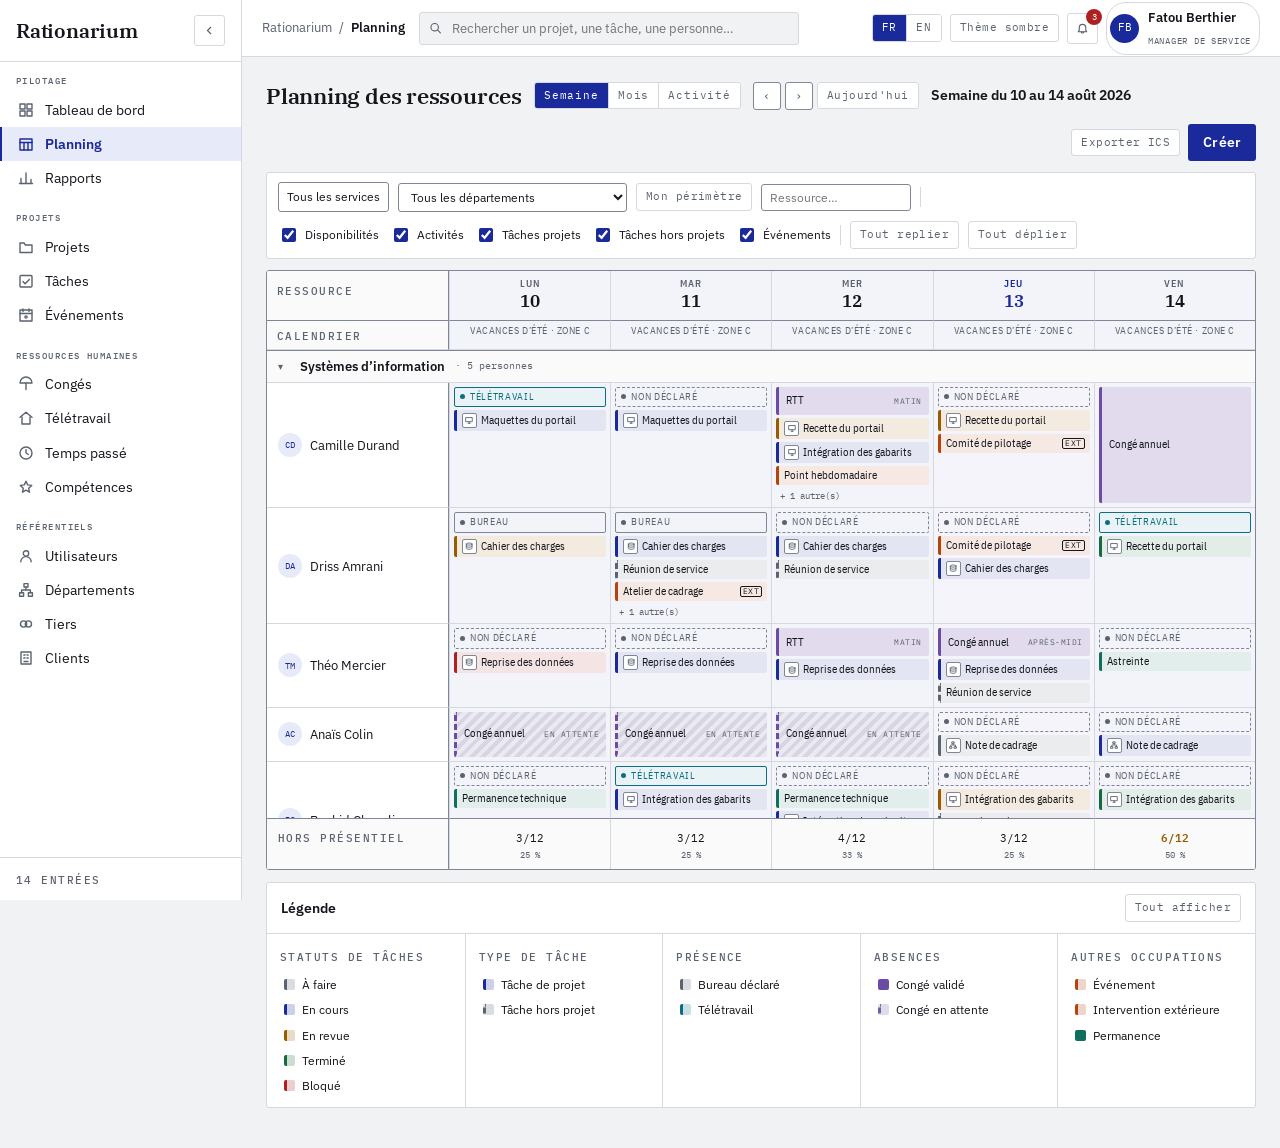
<file: rationarium/mockups/planning-semaine.html>
<!doctype html>
<html lang="fr">
<head>
<meta charset="utf-8">
<meta name="robots" content="noindex, nofollow">
<meta name="viewport" content="width=device-width, initial-scale=1">
<title>Rationarium — Planning, vue Semaine (Vue 07)</title>

<link rel="preconnect" href="https://fonts.googleapis.com">
<link rel="preconnect" href="https://fonts.gstatic.com" crossorigin>
<link href="https://fonts.googleapis.com/css2?family=IBM+Plex+Mono:wght@400;500;600&family=IBM+Plex+Sans+Condensed:wght@400;500;600&family=IBM+Plex+Sans:wght@400;500;600;700&family=IBM+Plex+Serif:wght@400;500;600&display=swap" rel="stylesheet">

<style>
/* ==========================================================================
   TRAME — SOCLE GRAPHIQUE
   Bloc canonique, recopié à l'identique dans chaque vue.
   Aucune dépendance externe hors polices (substituts système déclarés).
   Sommaire : 1 tokens · 2 base · 3 typo · 4 formulaires · 5 boutons
              6 alertes · 7 gabarit connexion · 8 grille miniature
              9 panneau de revue · 10 responsive
   ========================================================================== */

/* ── 1. TOKENS ─────────────────────────────────────────────────────────── */
:root{
  /* Surfaces & texte */
  --paper:#F1F2F4;
  --surface:#FFFFFF;
  --surface-2:#FAFAFB;
  --line:#D5D8DE;
  --line-strong:#7E8698;
  --ink:#14161C;
  --muted:#5B6270;
  --placeholder:#6E7583;

  /* Accent unique */
  --accent:#1B2A9B;
  --accent-strong:#121D75;
  --accent-soft:#E7EAF8;
  --on-accent:#FFFFFF;
  --brand-panel:#101A6E;

  /* Statuts de tâche */
  --st-todo:#5B6270;
  --st-doing:#1B2A9B;
  --st-review:#9A5B00;
  --st-done:#146B3D;
  --st-blocked:#AF2020;

  /* Présence & absences */
  --leave:#6A4BA6;
  --leave-pending:#71609E;
  --telework:#0C6E86;
  --office:#5B6270;
  --event:#B8420B;
  --activity:#0F6E5C;

  /* Retours d'état */
  --danger-soft:#FBECEC;
  --success-soft:#E8F4ED;
  --warn-soft:#FCF2E2;

  /* Trames de fond */
  --trame-ferie:rgba(20,22,28,.055);
  --trame-vacances:rgba(27,42,155,.05);

  /* Chips sur surface de marque (contraste inversé) */
  --ob-todo:#AEB6C7; --ob-doing:#8FA9FF; --ob-review:#F2C46A;
  --ob-done:#6FD3A0; --ob-blocked:#FF9A9A; --ob-leave:#C3ABF5;
  --ob-telework:#7FD7E8; --ob-activity:#6ED6BE; --ob-event:#FFAE7A;

  /* Rythme */
  --r:3px;                /* rayon standard : net, jamais arrondi mou */
  --font-ui:'IBM Plex Sans',system-ui,-apple-system,'Segoe UI',sans-serif;
  --font-display:'IBM Plex Serif',Georgia,'Times New Roman',serif;
  --font-cond:'IBM Plex Sans Condensed','IBM Plex Sans',system-ui,sans-serif;
  --font-mono:'IBM Plex Mono',ui-monospace,'SFMono-Regular',Consolas,monospace;
}
html.dark{
  --paper:#0E1014;
  --surface:#161922;
  --surface-2:#1C202A;
  --line:#2A2F3B;
  --line-strong:#6B7486;
  --ink:#E7E9EE;
  --muted:#98A0AF;
  --placeholder:#8E96A6;

  --accent:#8093FF;
  --accent-strong:#A3B0FF;
  --accent-soft:#1A2044;
  --on-accent:#0A0F2E;
  --brand-panel:#0A0F45;

  --st-todo:#98A0AF;
  --st-doing:#8093FF;
  --st-review:#E0A64B;
  --st-done:#5EC48D;
  --st-blocked:#F08585;

  --leave:#B39BE8;
  --leave-pending:#8E7FBD;
  --telework:#5FC3D8;
  --office:#98A0AF;
  --event:#F0975E;
  --activity:#54C7AE;

  --danger-soft:#2C1618;
  --success-soft:#12271C;
  --warn-soft:#2A2113;

  --trame-ferie:rgba(255,255,255,.05);
  --trame-vacances:rgba(128,147,255,.07);
}

/* ── 2. BASE ───────────────────────────────────────────────────────────── */
*,*::before,*::after{ box-sizing:border-box; }
html,body{ margin:0; padding:0; }
body{
  background:var(--paper); color:var(--ink);
  font-family:var(--font-ui); font-size:15px; line-height:1.5;
  -webkit-font-smoothing:antialiased; text-rendering:optimizeLegibility;
  min-height:100vh;
}
[hidden]{ display:none !important; }
a{ color:inherit; }
button{ font:inherit; color:inherit; background:none; border:none; padding:0; cursor:pointer; }
:focus-visible{ outline:2px solid var(--accent); outline-offset:2px; }
@keyframes spin{ to{ transform:rotate(360deg); } }
@keyframes rise{ from{ opacity:0; transform:translateY(4px); } to{ opacity:1; transform:none; } }



/* La pastille de projet porte l'icône du référentiel, jamais une initiale :
   deux projets peuvent commencer par la même lettre, pas porter la même icône. */
.pgi{ width:64%; height:64%; fill:none; stroke:currentColor; stroke-width:1.7;
  stroke-linecap:round; stroke-linejoin:round; }


@media print{
  #review, .toasts, .skip, .hcard, .pop, .scrim-modal{ display:none !important; }
  body{ background:#fff; }
  a[href]::after{ content:''; }
}

/* ── ACCESSIBILITÉ — passe transversale ────────────────────────────────── */
/* Bordures de contrôle relevées à 3:1, texte d'espace réservé à 4,5:1,
   mouvement respectant la préférence système, contrastes forcés pris en charge. */
.skip{ position:absolute; left:12px; top:-64px; z-index:200; background:var(--accent);
  color:var(--on-accent); padding:11px 17px; border-radius:var(--r);
  font-size:13px; font-weight:600; text-decoration:none; transition:top .12s ease; }
.skip:focus{ top:12px; }
.sr-only{ position:absolute; width:1px; height:1px; padding:0; margin:-1px;
  overflow:hidden; clip:rect(0 0 0 0); white-space:nowrap; border:0; }

/* Toute frontière de contrôle doit être perceptible, pas seulement les champs */
.chip-btn,.icon-btn,.ms-toggle,.rv-btn,.seg,.nav-sq,.pm-all,.ms-ico,.mdel,
.day-opt,.svc-chip,.icat,.doc-ic,.sess-ic,.au-sys{ border-color:var(--line-strong); }

/* Micro-typographie relevée : sous 9,5 px, le monospace capitalisé décroche */
.pill,.tt-mark,.mx-cov-n,.msum-n,.au-code,.us-login,.lock-tag,.tt-ok,
.occ-ext,.diff-pill,.scope,.tpl-n{ font-size:9.5px; }

[role="region"][tabindex="0"]:focus-visible{ outline:2px solid var(--accent); outline-offset:-2px; }

@media (prefers-reduced-motion:reduce){
  *,*::before,*::after{
    animation-duration:.01ms !important; animation-iteration-count:1 !important;
    transition-duration:.01ms !important; scroll-behavior:auto !important; }
}
@media (forced-colors:active){
  .btn,.chip-btn,.field,.pm-box,.toggle,.mini-select{ border:1px solid ButtonText; }
  .pm-box[aria-pressed="true"],.toggle[aria-pressed="true"]{ forced-color-adjust:none; }
  .bar > i,.mbar,.tchip,.occ,.lvl{ forced-color-adjust:none; }
}

/* ── 3. TYPOGRAPHIE ────────────────────────────────────────────────────── */
/* Le libellé mono est le dispositif de repérage récurrent du produit. */
.eyebrow{
  font-family:var(--font-mono); font-size:10.5px; font-weight:500;
  letter-spacing:.14em; text-transform:uppercase; color:var(--muted);
  text-decoration:none;
}
a.eyebrow:hover{ color:var(--ink); }
.h1{ font-family:var(--font-display); font-size:28px; font-weight:600; letter-spacing:-.01em; margin:8px 0 6px; }
.lede{ font-size:14px; color:var(--muted); line-height:1.55; margin:0; }

/* ── 4. FORMULAIRES ────────────────────────────────────────────────────── */
.field-block{ margin-bottom:16px; }
.field-label{ display:block; font-size:12.5px; font-weight:600; letter-spacing:.01em; margin-bottom:6px; }
.field-head{ display:flex; align-items:baseline; justify-content:space-between; margin-bottom:6px; }
.field-head .field-label{ margin-bottom:0; }
.field{
  width:100%; display:block;
  background:var(--surface); color:var(--ink);
  border:1px solid var(--line-strong); border-radius:var(--r);
  padding:11px 13px; font-family:var(--font-ui); font-size:14.5px; line-height:1.3;
  transition:border-color .12s ease, box-shadow .12s ease, background-color .12s ease;
}
.field::placeholder{ color:var(--placeholder); opacity:1; }
.field:focus{ outline:none; border-color:var(--accent); box-shadow:0 0 0 3px var(--accent-soft); }
.field[aria-invalid="true"]{ border-color:var(--st-blocked); }
.field[aria-invalid="true"]:focus{ box-shadow:0 0 0 3px var(--danger-soft); }
.field:disabled{ background:var(--surface-2); color:var(--muted); cursor:not-allowed; }
.field-error{ font-size:12.5px; color:var(--st-blocked); margin:5px 0 0; display:flex; gap:5px; align-items:flex-start; line-height:1.4; }
/* Le message garde sa place quand il est muet : le formulaire ne saute jamais. */
.field-error.is-quiet{ visibility:hidden; }
/* Indicateur de politique de mot de passe (vues 02 · 04 · 05) */
.policy{ margin-top:9px; display:grid; grid-template-columns:1fr 1fr; gap:5px 14px; }
.policy-item{ display:flex; align-items:center; gap:7px; font-size:11.5px; color:var(--muted); transition:color .15s ease; }
.policy-mark{
  display:inline-flex; align-items:center; justify-content:center; flex:none;
  width:14px; height:14px; border:1px solid var(--line-strong); border-radius:2px;
  font-family:var(--font-mono); font-size:9px; color:var(--muted);
  transition:color .15s ease, border-color .15s ease;
}
.policy-item.is-met{ color:var(--st-done); }
.policy-item.is-met .policy-mark{ color:var(--st-done); border-color:var(--st-done); }
.btn-stack{ display:grid; gap:8px; }
.sent-addr{ display:flex; flex-direction:column; gap:3px; margin:0 0 16px;
  padding:10px 12px; border:1px solid var(--line); border-radius:var(--r); background:var(--surface); }
.sent-mail{ font-family:var(--font-mono); font-size:12.5px; color:var(--ink); word-break:break-all; }
.rv-note{ font-family:var(--font-mono); font-size:9px; line-height:1.5; color:var(--muted); margin:6px 0 0; }

.field-wrap{ position:relative; }
.field-wrap .field{ padding-right:92px; }
.pw-toggle{
  position:absolute; right:6px; top:50%; transform:translateY(-50%);
  font-family:var(--font-mono); font-size:11px; letter-spacing:.06em;
  color:var(--muted); padding:5px 7px; border-radius:2px;
}
.pw-toggle:hover{ color:var(--ink); background:var(--accent-soft); }

/* ── 5. BOUTONS ────────────────────────────────────────────────────────── */
.btn{
  display:inline-flex; align-items:center; justify-content:center; gap:8px;
  border-radius:var(--r); font-size:14px; font-weight:600; letter-spacing:.01em;
  padding:11px 18px; border:1px solid transparent;
  transition:background-color .12s ease, border-color .12s ease, color .12s ease;
}
.btn-primary{ background:var(--accent); color:var(--on-accent); }
.btn-primary:hover:not(:disabled){ background:var(--accent-strong); }
.btn-secondary{ background:var(--surface); color:var(--ink); border-color:var(--line-strong); }
.btn-secondary:hover:not(:disabled){ border-color:var(--accent); color:var(--accent); }
.btn-block{ width:100%; }
.btn:disabled{ opacity:.6; cursor:not-allowed; }
.link{ color:var(--accent); text-decoration:none; border-bottom:1px solid transparent; }
.link:hover{ border-bottom-color:currentColor; }
.link-sm{ font-size:12.5px; }

.spinner{
  display:inline-block; width:14px; height:14px; border-radius:50%;
  border:2px solid rgba(255,255,255,.35); border-top-color:#fff;
  animation:spin .7s linear infinite;
}
.spinner-ink{ border-color:var(--line); border-top-color:var(--accent); width:12px; height:12px; }

/* Groupe segmenté (langue) */
.seg{ display:inline-flex; border:1px solid var(--line); border-radius:var(--r); overflow:hidden; }
.seg button{
  font-family:var(--font-mono); font-size:10.5px; letter-spacing:.08em;
  padding:5px 9px; color:var(--muted); background:var(--surface);
}
.seg button + button{ border-left:1px solid var(--line); }
.seg button[aria-pressed="true"]{ background:var(--accent); color:var(--on-accent); }
.chip-btn{
  font-family:var(--font-mono); font-size:10.5px; letter-spacing:.04em;
  padding:5px 9px; border:1px solid var(--line); border-radius:var(--r);
  background:var(--surface); color:var(--muted);
}
.chip-btn:hover{ color:var(--ink); border-color:var(--line-strong); }

/* ── 6. ALERTES ────────────────────────────────────────────────────────── */
.alert{
  display:flex; gap:10px; padding:11px 13px; border-radius:var(--r);
  border:1px solid; font-size:13.5px; line-height:1.45; margin-bottom:20px;
}
.alert-error{ background:var(--danger-soft); border-color:var(--st-blocked); color:var(--st-blocked); }
.alert-success{ background:var(--success-soft); border-color:var(--st-done); color:var(--st-done); }
/* Neutre : confirme qu'une action a eu lieu sans rien affirmer sur les données. */
.alert-neutral{ background:var(--accent-soft); border-color:var(--accent); color:var(--ink); }
.alert-neutral .alert-icon{ color:var(--accent); }
.alert-warn{ background:var(--warn-soft); border-color:var(--st-review); color:var(--st-review); }
.alert-icon{ flex:none; font-weight:700; }

/* ── 7. COQUILLE APPLICATIVE (§ B) ─────────────────────────────────────── */
.app{ display:grid; grid-template-columns:242px 1fr; min-height:100vh; }
.app.is-collapsed{ grid-template-columns:62px 1fr; }

/* Barre latérale */
.side{ background:var(--surface); border-right:1px solid var(--line); display:flex; flex-direction:column;
  position:sticky; top:0; height:100vh; overflow:hidden; }
.side-head{ display:flex; align-items:center; justify-content:space-between; gap:8px;
  padding:15px 16px; border-bottom:1px solid var(--line); min-height:57px; }
.side-mark{ font-family:var(--font-display); font-size:20px; font-weight:600; letter-spacing:-.01em; }
.app.is-collapsed .side-mark{ font-size:17px; }
.side-nav{ flex:1; overflow-y:auto; padding:12px 0 20px; }
.nav-group{ margin-bottom:16px; }
.nav-legend{ font-family:var(--font-mono); font-size:9px; font-weight:500; letter-spacing:.16em;
  text-transform:uppercase; color:var(--muted); margin:0 0 5px; padding:0 16px; }
.app.is-collapsed .nav-legend{ visibility:hidden; height:9px; margin-bottom:8px; }
.nav-item{ display:flex; align-items:center; gap:11px; padding:7px 16px; font-size:13.5px;
  color:var(--ink); text-decoration:none; border-left:2px solid transparent; white-space:nowrap; }
.nav-item:hover{ background:var(--surface-2); }
.nav-item.is-active{ border-left-color:var(--accent); color:var(--accent); background:var(--accent-soft); font-weight:600; }
.nav-item .ico{ flex:none; color:var(--muted); }
.nav-item.is-active .ico{ color:var(--accent); }
.app.is-collapsed .nav-item span{ display:none; }
.app.is-collapsed .nav-item{ justify-content:center; padding:9px 0; }
.side-foot{ border-top:1px solid var(--line); padding:10px 16px; }
.app.is-collapsed .side-foot{ padding:10px 8px; }

/* En-tête */
.topbar{ position:sticky; top:0; z-index:30; background:var(--surface); border-bottom:1px solid var(--line);
  display:flex; align-items:center; gap:14px; padding:0 20px; min-height:57px; }
.crumb{ display:flex; align-items:center; gap:7px; font-size:13px; color:var(--muted); white-space:nowrap; }
.crumb b{ color:var(--ink); font-weight:600; }
.search{ position:relative; flex:1; max-width:380px; }
.search .ico{ position:absolute; left:10px; top:50%; transform:translateY(-50%); color:var(--muted); }
.search input{ width:100%; background:var(--paper); border:1px solid var(--line); border-radius:var(--r);
  padding:7px 11px 7px 32px; font-family:var(--font-ui); font-size:13px; color:var(--ink); }
.search input:focus{ outline:none; border-color:var(--accent); box-shadow:0 0 0 3px var(--accent-soft); background:var(--surface); }
.topbar-right{ margin-left:auto; display:flex; align-items:center; gap:8px; }
.icon-btn{ display:inline-flex; align-items:center; justify-content:center; width:31px; height:31px;
  border:1px solid var(--line); border-radius:var(--r); color:var(--muted); background:var(--surface); position:relative; }
.icon-btn:hover{ color:var(--ink); border-color:var(--line-strong); }
.dot-badge{ position:absolute; top:-5px; right:-5px; min-width:16px; height:16px; padding:0 4px;
  background:var(--st-blocked); color:#fff; border-radius:8px; font-family:var(--font-mono);
  font-size:9px; display:flex; align-items:center; justify-content:center; }
.avatar{ width:29px; height:29px; border-radius:50%; background:var(--accent); color:var(--on-accent);
  display:flex; align-items:center; justify-content:center; font-family:var(--font-mono); font-size:10.5px; flex:none; }
.usermenu-btn{ display:flex; align-items:center; gap:9px; padding:3px 8px 3px 3px;
  border:1px solid var(--line); border-radius:20px; background:var(--surface); }
.usermenu-btn:hover{ border-color:var(--line-strong); }
.um-name{ font-size:12.5px; font-weight:600; line-height:1.15; }
.um-role{ font-family:var(--font-mono); font-size:9px; letter-spacing:.08em; text-transform:uppercase; color:var(--muted); }

/* Panneaux flottants */
.pop{ position:absolute; top:46px; right:0; width:330px; background:var(--surface);
  border:1px solid var(--line-strong); border-radius:var(--r); z-index:40; }
.pop-sm{ width:190px; }
.pop-head{ display:flex; align-items:center; justify-content:space-between; gap:10px;
  padding:10px 13px; border-bottom:1px solid var(--line); }
.pop-list{ max-height:330px; overflow-y:auto; }
.pop-item{ display:flex; gap:10px; padding:11px 13px; border-bottom:1px solid var(--line); text-decoration:none; }
.pop-item:last-child{ border-bottom:none; }
.pop-item:hover{ background:var(--surface-2); }
.pop-item.is-unread{ background:var(--accent-soft); }
.pop-mark{ width:6px; height:6px; border-radius:50%; background:var(--accent); flex:none; margin-top:6px; }
.pop-item:not(.is-unread) .pop-mark{ background:transparent; }
.pop-body{ min-width:0; }
.pop-title{ font-size:12.5px; font-weight:600; line-height:1.35; }
.pop-meta{ font-family:var(--font-mono); font-size:9.5px; color:var(--muted); margin-top:3px; display:block; }
.pop-action{ display:block; padding:9px 13px; font-size:12.5px; color:var(--ink); text-decoration:none; }
.pop-action:hover{ background:var(--surface-2); }
.pop-action + .pop-action{ border-top:1px solid var(--line); }
.has-pop{ position:relative; }

/* ── 8. GABARIT DE PAGE ────────────────────────────────────────────────── */
.main{ min-width:0; display:flex; flex-direction:column; }
.page{ padding:22px 24px 40px; max-width:1360px; width:100%; }
.greet{ margin-bottom:20px; }
.greet .h1{ margin:6px 0 4px; }
.panel{ background:var(--surface); border:1px solid var(--line); border-radius:var(--r); }
.panel + .panel{ margin-top:16px; }
.panel-head{ display:flex; align-items:center; justify-content:space-between; gap:12px;
  padding:11px 14px; border-bottom:1px solid var(--line); }
.panel-title{ font-size:13.5px; font-weight:600; }
.panel-body{ padding:14px; }
.panel-body.is-flush{ padding:0; }
.empty{ text-align:center; padding:24px 16px; }
.empty p{ margin:0 0 4px; font-size:13px; color:var(--ink); }
.empty small{ font-size:12px; color:var(--muted); display:block; margin-bottom:10px; }

/* Indicateurs */
.kpi-grid{ display:grid; grid-template-columns:repeat(4,1fr); gap:12px; margin-bottom:18px; }
.kpi{ background:var(--surface); border:1px solid var(--line); border-radius:var(--r); padding:13px 14px; }
.kpi-val{ font-family:var(--font-display); font-size:28px; font-weight:600; line-height:1.1; margin:6px 0 2px; }
.kpi-sub{ font-size:11.5px; color:var(--muted); }
.kpi.is-alert .kpi-val{ color:var(--st-blocked); }
.kpi.is-alert .kpi-sub{ color:var(--st-blocked); }

.dash-grid{ display:grid; grid-template-columns:minmax(0,1.55fr) minmax(0,1fr); gap:16px; align-items:start; }

/* ── 9. VOCABULAIRE DES OCCUPATIONS SUR SURFACE CLAIRE ─────────────────── */
/* Même grammaire que la grille du planning : couleur = statut, pastille = projet. */
.pglyph{ display:inline-flex; align-items:center; justify-content:center; flex:none;
  width:15px; height:15px; border:1px solid var(--line-strong); border-radius:2px;
  font-family:var(--font-mono); font-size:8px; font-style:normal; color:var(--muted); background:var(--surface); }
.tchip{ display:flex; align-items:center; gap:5px; font-family:var(--font-cond); font-size:11px;
  line-height:1.3; padding:3px 5px; border-radius:2px; border-left:3px solid currentColor;
  background:var(--surface-2); background:color-mix(in srgb, currentColor 12%, var(--surface)); }
.tchip > span{ color:var(--ink); min-width:0; white-space:nowrap; overflow:hidden; text-overflow:ellipsis; }
.tchip .pglyph{ width:12px; height:12px; font-size:7px; background:transparent; }
.tchip-indep{ border-left-style:dashed; }
.tchip-flat{ border-left:none; padding-left:8px; }

/* Extrait de semaine personnel */
.week{ display:grid; grid-template-columns:repeat(5,1fr); }
.week-col + .week-col{ border-left:1px solid var(--line); }
.week-day{ font-family:var(--font-cond); font-size:10.5px; font-weight:600; letter-spacing:.08em;
  text-transform:uppercase; color:var(--muted); padding:8px 9px 6px; }
.week-col.is-today .week-day{ color:var(--accent); }
.week-col.is-today{ background:var(--accent-soft); }
.week-cell{ padding:0 6px 10px; display:flex; flex-direction:column; gap:3px; min-height:74px; }
.week-none{ font-family:var(--font-mono); font-size:10px; color:var(--muted); padding:2px 3px; }

/* Lignes de tâches */
.tabs{ display:flex; gap:2px; }
.tab{ font-size:12.5px; padding:5px 10px; border:1px solid transparent; border-radius:var(--r); color:var(--muted); }
.tab[aria-selected="true"]{ background:var(--accent-soft); color:var(--accent); font-weight:600; }
.trow{ display:grid; grid-template-columns:minmax(0,1fr) auto auto; gap:12px; align-items:center;
  padding:10px 14px; border-bottom:1px solid var(--line); }
.trow:last-child{ border-bottom:none; }
.trow:hover{ background:var(--surface-2); }
.trow-title{ display:flex; align-items:center; gap:7px; font-size:13.5px; font-weight:600; min-width:0; }
.trow-title span{ overflow:hidden; text-overflow:ellipsis; white-space:nowrap; }
.trow-meta{ font-family:var(--font-mono); font-size:9.5px; color:var(--muted); margin-top:3px; display:block; }
.badge{ font-family:var(--font-mono); font-size:8.5px; letter-spacing:.08em; text-transform:uppercase;
  padding:2px 5px; border-radius:2px; border:1px solid currentColor; flex:none; }
.badge-late{ color:var(--st-blocked); }
.badge-indep{ color:var(--muted); }
.mini-select{ font-family:var(--font-ui); font-size:12px; padding:5px 7px; border:1px solid var(--line-strong);
  border-radius:var(--r); background:var(--surface); color:var(--ink); }
.mini-select:focus{ outline:none; border-color:var(--accent); box-shadow:0 0 0 3px var(--accent-soft); }
.hours{ display:flex; align-items:center; gap:5px; }
.hours input{ width:52px; text-align:right; font-family:var(--font-mono); font-size:12px;
  padding:5px 7px; border:1px solid var(--line-strong); border-radius:var(--r);
  background:var(--surface); color:var(--ink); }
.hours input:focus{ outline:none; border-color:var(--accent); box-shadow:0 0 0 3px var(--accent-soft); }
.hours-unit{ font-family:var(--font-mono); font-size:11px; color:var(--muted); }
.hours-note{ font-family:var(--font-mono); font-size:9px; color:var(--muted); margin-top:3px; text-align:right; display:block; }
.check{ display:flex; align-items:center; gap:7px; font-size:12.5px; color:var(--muted); white-space:nowrap; }
.check input{ accent-color:var(--accent); width:15px; height:15px; }

/* To-do */
.todo-add{ display:flex; gap:8px; padding:12px 14px; border-bottom:1px solid var(--line); }
.todo-add input{ flex:1; background:var(--surface); border:1px solid var(--line-strong); border-radius:var(--r);
  padding:7px 10px; font-family:var(--font-ui); font-size:13px; color:var(--ink); }
.todo-add input:focus{ outline:none; border-color:var(--accent); box-shadow:0 0 0 3px var(--accent-soft); }
.todo-add input:disabled{ background:var(--surface-2); color:var(--muted); cursor:not-allowed; }
.todo-item{ display:flex; align-items:center; gap:9px; padding:8px 14px; border-bottom:1px solid var(--line); }
.todo-item:last-child{ border-bottom:none; }
.todo-item:hover{ background:var(--surface-2); }
.todo-label{ flex:1; font-size:13px; cursor:text; }
.todo-item.is-done .todo-label{ color:var(--muted); text-decoration:line-through; }
.todo-del{ font-family:var(--font-mono); font-size:12px; color:var(--muted); opacity:0; }
.todo-item:hover .todo-del{ opacity:1; }
.todo-del:hover{ color:var(--st-blocked); }
.todo-sep{ display:flex; align-items:center; gap:8px; padding:8px 14px; border-bottom:1px solid var(--line);
  background:var(--surface-2); }
.todo-limit{ padding:9px 14px; font-size:11.5px; color:var(--st-review); background:var(--warn-soft);
  border-bottom:1px solid var(--line); }

/* Projets */
.prow{ display:grid; grid-template-columns:auto minmax(0,1fr) auto; gap:10px; align-items:center;
  padding:10px 14px; border-bottom:1px solid var(--line); text-decoration:none; }
.prow:last-child{ border-bottom:none; }
.prow:hover{ background:var(--surface-2); }
.prow-name{ font-size:13px; font-weight:600; white-space:nowrap; overflow:hidden; text-overflow:ellipsis; }
.prow-role{ font-family:var(--font-mono); font-size:9px; letter-spacing:.06em; text-transform:uppercase; color:var(--muted); }
.bar{ height:4px; border-radius:2px; background:var(--line); position:relative; margin-top:6px; }
.bar > i{ position:absolute; top:0; bottom:0; left:0; border-radius:2px; background:var(--accent); }
.prow-pct{ font-family:var(--font-mono); font-size:11px; color:var(--muted); }

/* Icônes */
.ico{ width:16px; height:16px; fill:none; stroke:currentColor; stroke-width:1.4;
  stroke-linecap:round; stroke-linejoin:round; flex:none; }
.ico-sm{ width:13px; height:13px; }

/* ── 11. PLANNING — GRILLE PERSONNES × JOURS ───────────────────────────── */
/* Trois strates par cellule : présence · lieu · occupations.
   La couleur reste au statut, la pastille au projet, le filet interrompu au hors-projet. */

.pl-toolbar{ display:flex; align-items:center; gap:12px; flex-wrap:wrap; margin-bottom:11px; }
.pl-period{ font-size:13.5px; font-weight:600; white-space:nowrap; }
.pl-nav{ display:flex; align-items:center; gap:4px; }
.nav-sq{ display:inline-flex; align-items:center; justify-content:center; width:28px; height:28px;
  border:1px solid var(--line-strong); border-radius:var(--r); color:var(--muted); background:var(--surface);
  font-family:var(--font-mono); font-size:12px; }
.nav-sq:hover{ color:var(--accent); border-color:var(--accent); }

.filters{ display:flex; align-items:center; gap:9px; flex-wrap:wrap; padding:9px 11px;
  background:var(--surface); border:1px solid var(--line); border-radius:var(--r); margin-bottom:11px; }
.filters .vsep{ width:1px; height:20px; background:var(--line); }
.f-input{ font-family:var(--font-ui); font-size:12px; padding:5px 8px; border:1px solid var(--line-strong);
  border-radius:var(--r); background:var(--surface); color:var(--ink); }
.f-input:focus{ outline:none; border-color:var(--accent); box-shadow:0 0 0 3px var(--accent-soft); }
.layers{ display:flex; align-items:center; gap:11px; flex-wrap:wrap; }
.layer{ display:inline-flex; align-items:center; gap:6px; font-size:12px; color:var(--muted); white-space:nowrap; }
.layer input{ accent-color:var(--accent); width:14px; height:14px; }
.layer.is-on{ color:var(--ink); }

/* Cadre de grille */
.pl-wrap{ border:1px solid var(--line-strong); border-radius:var(--r); background:var(--surface);
  overflow:auto; max-height:calc(100vh - 300px); position:relative; }
.pl{ display:grid; grid-template-columns:var(--cols); min-width:max-content; }

.pl-corner{ position:sticky; top:0; left:0; z-index:6; background:var(--surface-2);
  border-bottom:1px solid var(--line-strong); border-right:1px solid var(--line-strong); padding:8px 10px; }
.pl-head{ position:sticky; top:0; z-index:4; background:var(--surface-2); text-align:center;
  padding:6px 8px; border-bottom:1px solid var(--line-strong); border-left:1px solid var(--line); }
.pl-dow{ display:block; font-family:var(--font-cond); font-size:9.5px; font-weight:600;
  letter-spacing:.11em; text-transform:uppercase; color:var(--muted); }
.pl-dnum{ font-family:var(--font-display); font-size:17px; font-weight:600; line-height:1.15; }
.pl-head.is-today .pl-dnum,.pl-head.is-today .pl-dow{ color:var(--accent); }
.pl-head.is-off .pl-dnum{ color:var(--muted); }

/* Bandeau de calendrier : nommé plutôt que deviné */
.pl-bandcell{ font-family:var(--font-cond); font-size:9.5px; letter-spacing:.06em; text-transform:uppercase;
  text-align:center; padding:3px 4px; color:var(--muted); border-bottom:1px solid var(--line);
  border-left:1px solid var(--line); white-space:nowrap; overflow:hidden; text-overflow:ellipsis; }
.pl-bandlab{ position:sticky; left:0; z-index:3; background:var(--surface-2); border-bottom:1px solid var(--line);
  border-right:1px solid var(--line-strong); padding:3px 10px; }
.is-vac{ background:var(--trame-vacances); }
.is-ferie{ background:var(--trame-ferie); }

/* Groupe de service */
.grp{ grid-column:1/-1; position:sticky; left:0; display:flex; align-items:center; gap:10px;
  padding:6px 11px; background:var(--surface-2); border-top:1px solid var(--line-strong);
  border-bottom:1px solid var(--line); z-index:3; }
.grp-name{ font-size:12.5px; font-weight:600; }
.grp-caret{ font-family:var(--font-mono); font-size:10px; color:var(--muted); width:12px; }
.grp-meta{ font-family:var(--font-mono); font-size:9.5px; color:var(--muted); }

/* Ligne ressource */
.res{ position:sticky; left:0; z-index:2; background:var(--surface); display:flex; align-items:center; gap:8px;
  padding:7px 11px; border-right:1px solid var(--line-strong); border-bottom:1px solid var(--line); }
.res-av{ width:24px; height:24px; border-radius:50%; background:var(--accent-soft); color:var(--accent);
  display:flex; align-items:center; justify-content:center; font-family:var(--font-mono); font-size:9px; flex:none; }
.res-name{ font-size:12.5px; white-space:nowrap; overflow:hidden; text-overflow:ellipsis; }

/* Cellule */
.cell{ border-left:1px solid var(--line); border-bottom:1px solid var(--line);
  padding:4px; min-height:54px; display:flex; flex-direction:column; gap:3px; position:relative; }
.cell.is-today{ background:color-mix(in srgb, var(--accent) 5%, var(--surface)); }
.cell.is-drop{ outline:2px dashed var(--accent); outline-offset:-2px; background:var(--accent-soft); }
.cell-add{ position:absolute; right:3px; bottom:3px; width:17px; height:17px; border-radius:2px;
  border:1px solid var(--line-strong); background:var(--surface); color:var(--muted);
  font-family:var(--font-mono); font-size:11px; line-height:1; opacity:0; }
.cell:hover .cell-add{ opacity:1; }
.cell-add:hover{ color:var(--accent); border-color:var(--accent); }

/* Strate 1 — absence : occupe la cellule, rien d'autre à afficher */
.leave{ flex:1; display:flex; align-items:center; gap:5px; padding:5px 7px; border-radius:2px;
  font-family:var(--font-cond); font-size:10.5px; color:var(--ink); min-height:28px;
  background:color-mix(in srgb, var(--leave) 20%, var(--surface)); border-left:3px solid var(--leave); }
.leave-pending{ background:color-mix(in srgb, var(--leave-pending) 14%, var(--surface));
  border-left-style:dashed;
  background-image:repeating-linear-gradient(135deg, rgba(120,110,150,.16) 0 4px, transparent 4px 8px); }
.leave-tag{ font-family:var(--font-mono); font-size:8px; letter-spacing:.06em; text-transform:uppercase;
  color:var(--muted); margin-left:auto; }
.leave.is-half{ flex:0 0 auto; }

/* Strate 2 — lieu : discret, cliquable */
.pres{ display:flex; align-items:center; gap:5px; font-family:var(--font-cond); font-size:9.5px;
  letter-spacing:.07em; text-transform:uppercase; padding:2px 5px; border-radius:2px;
  border:1px dashed var(--line-strong); color:var(--muted); background:transparent; width:100%; }
.pres:hover{ border-color:var(--accent); color:var(--accent); }
.pres.is-tt{ border-style:solid; border-color:var(--telework); color:var(--telework);
  background:color-mix(in srgb, var(--telework) 9%, var(--surface)); }
.pres.is-office{ border-style:solid; border-color:var(--line-strong); color:var(--muted); }
.pres.is-locked{ cursor:not-allowed; }
.pres-dot{ width:5px; height:5px; border-radius:50%; background:currentColor; flex:none; }

/* Strate 3 — occupations */
.occ{ display:flex; align-items:center; gap:4px; font-family:var(--font-cond); font-size:10.5px;
  line-height:1.25; padding:3px 5px; border-radius:2px; border-left:3px solid currentColor;
  background:color-mix(in srgb, currentColor 12%, var(--surface)); cursor:grab; text-align:left; width:100%; }
.occ:hover{ background:color-mix(in srgb, currentColor 20%, var(--surface)); }
.occ > span{ color:var(--ink); min-width:0; white-space:nowrap; overflow:hidden; text-overflow:ellipsis; }
.occ.is-indep{ border-left-style:dashed; }
.occ.is-flat{ border-left-width:3px; }
.occ:active{ cursor:grabbing; }
.occ.is-dragging{ opacity:.4; }
.occ-ext{ font-family:var(--font-mono); font-size:7.5px; letter-spacing:.06em; color:var(--event);
  border:1px solid currentColor; border-radius:2px; padding:0 2px; margin-left:auto; flex:none; }
.occ-more{ font-family:var(--font-mono); font-size:9px; color:var(--muted); padding:1px 4px; text-align:left; }

/* Ligne de synthèse */
.sum-lab{ position:sticky; left:0; bottom:0; z-index:4; background:var(--surface-2);
  border-right:1px solid var(--line-strong); border-top:1px solid var(--line-strong); padding:7px 11px; }
.sum-cell{ position:sticky; bottom:0; z-index:3; background:var(--surface-2); text-align:center;
  border-left:1px solid var(--line); border-top:1px solid var(--line-strong); padding:7px 4px; }
.sum-val{ font-family:var(--font-mono); font-size:11px; }
.sum-pct{ font-family:var(--font-mono); font-size:9px; color:var(--muted); display:block; }
.sum-cell.is-high .sum-val{ color:var(--st-review); font-weight:600; }

/* Légende filtrante */
.legend{ display:grid; grid-template-columns:repeat(5,minmax(0,1fr)); gap:0; }
.legend-sec{ padding:11px 13px; border-left:1px solid var(--line); }
.legend-sec:first-child{ border-left:none; }
.legend-list{ display:flex; flex-direction:column; gap:4px; margin-top:7px; }
.lg{ display:flex; align-items:center; gap:7px; font-size:11.5px; color:var(--ink);
  padding:2px 4px; border-radius:2px; text-align:left; }
.lg:hover{ background:var(--surface-2); }
.lg-sw{ width:11px; height:11px; border-radius:2px; border-left:3px solid currentColor;
  background:color-mix(in srgb, currentColor 22%, var(--surface)); flex:none; }
.lg-sw.is-dashed{ border-left-style:dashed; }
.lg-sw.is-flat{ border-left:none; background:currentColor; }
.lg[aria-pressed="false"]{ color:var(--muted); opacity:.5; text-decoration:line-through; }

/* Panneau de détail latéral */
.drawer{ position:fixed; top:0; right:0; width:340px; height:100vh; background:var(--surface);
  border-left:1px solid var(--line-strong); z-index:55; display:flex; flex-direction:column;
  transform:translateX(100%); transition:transform .18s ease; }
.drawer.is-open{ transform:none; }
.drawer-head{ display:flex; align-items:flex-start; justify-content:space-between; gap:10px;
  padding:14px; border-bottom:1px solid var(--line); }
.drawer-body{ padding:14px; overflow-y:auto; flex:1; }
.dl{ display:grid; grid-template-columns:96px 1fr; gap:7px 12px; font-size:12.5px; }
.dl dt{ font-family:var(--font-mono); font-size:9.5px; letter-spacing:.08em; text-transform:uppercase;
  color:var(--muted); padding-top:2px; }
.dl dd{ margin:0; }

/* Notifications d'action */
.toasts{ position:fixed; left:50%; bottom:18px; transform:translateX(-50%); z-index:70;
  display:flex; flex-direction:column; gap:8px; width:min(460px,92vw); }
.toast{ display:flex; gap:9px; padding:10px 12px; border-radius:var(--r); border:1px solid;
  font-size:12.5px; line-height:1.45; background:var(--surface); animation:rise .22s ease both; }
.toast-err{ border-color:var(--st-blocked); color:var(--st-blocked); background:var(--danger-soft); }
.toast-warn{ border-color:var(--st-review); color:var(--st-review); background:var(--warn-soft); }
.toast-ok{ border-color:var(--st-done); color:var(--st-done); background:var(--success-soft); }

.pl-empty{ padding:44px 20px; text-align:center; }

@media (max-width:900px){
  .pl-wrap{ max-height:none; }
  .drawer{ width:100%; }
}

/* ── 10. PANNEAU DE REVUE + RESPONSIVE ─────────────────────────────────── */
#review{ position:fixed; bottom:12px; right:12px; z-index:60; width:230px;
  background:var(--surface); color:var(--ink); border:1px solid var(--line-strong);
  border-radius:var(--r); font-family:var(--font-mono); }
.rv-head{ display:flex; align-items:center; justify-content:space-between; width:100%;
  padding:8px 12px; border-bottom:1px solid var(--line); }
.rv-body{ padding:12px; }
.rv-group + .rv-group{ margin-top:12px; }
.rv-legend{ font-family:var(--font-mono); font-size:9px; font-weight:500; letter-spacing:.14em;
  text-transform:uppercase; color:var(--muted); margin:0 0 6px; }
.rv-grid{ display:grid; grid-template-columns:1fr 1fr; gap:4px; }
.rv-btn{ font-family:var(--font-mono); font-size:10.5px; text-align:left; padding:5px 8px;
  border:1px solid var(--line); border-radius:2px; background:var(--surface); color:var(--muted); }
.rv-btn:hover{ color:var(--ink); }
.rv-btn[aria-pressed="true"]{ background:var(--accent); border-color:var(--accent); color:var(--on-accent); }
.rv-note{ font-family:var(--font-mono); font-size:9px; line-height:1.5; color:var(--muted); margin:6px 0 0; }

.burger{ display:none; }
.scrim{ display:none; }
@media (max-width:1180px){
  .kpi-grid{ grid-template-columns:repeat(2,1fr); }
  .dash-grid{ grid-template-columns:1fr; }
}
@media (max-width:900px){
  .app{ grid-template-columns:1fr; }
  .side{ position:fixed; left:0; top:0; width:242px; z-index:50; transform:translateX(-100%);
    transition:transform .18s ease; }
  .app.is-open .side{ transform:none; }
  .app.is-open .scrim{ display:block; position:fixed; inset:0; background:rgba(0,0,0,.35); z-index:45; }
  .burger{ display:inline-flex; }
  .search{ display:none; }
  .um-name,.um-role{ display:none; }
  .usermenu-btn{ border:none; padding:0; }
  .page{ padding:16px 14px 40px; }
  .week{ grid-template-columns:repeat(5,minmax(120px,1fr)); overflow-x:auto; }
  #review{ left:12px; right:12px; width:auto; }
}
@media (max-width:520px){
  .kpi-grid{ grid-template-columns:1fr 1fr; gap:8px; }
  .trow{ grid-template-columns:1fr; align-items:start; }
}
</style>
</head>

<body>
<a class="skip" href="#contenu">Aller au contenu principal</a>

<!-- Bibliothèque d'icônes de projet — 44 symboles, 11 catégories, aucune dépendance -->
<svg width="0" height="0" style="position:absolute" aria-hidden="true">
  <symbol id="p-flow" viewBox="0 0 16 16"><rect x="6" y="1.6" width="4" height="3"/><rect x="1.6" y="11" width="4" height="3"/><rect x="10.4" y="11" width="4" height="3"/><path d="M8 4.6v3M3.6 11V7.6h8.8V11"/></symbol>
  <symbol id="p-screen" viewBox="0 0 16 16"><rect x="2" y="3" width="12" height="8"/><path d="M6 14h4M8 11v3"/></symbol>
  <symbol id="p-database" viewBox="0 0 16 16"><path d="M13.5 4c0 1.1-2.5 2-5.5 2S2.5 5.1 2.5 4 5 2 8 2s5.5.9 5.5 2z"/><path d="M2.5 4v8c0 1.1 2.5 2 5.5 2s5.5-.9 5.5-2V4M2.5 8c0 1.1 2.5 2 5.5 2s5.5-.9 5.5-2"/></symbol>
</svg>

<!-- Jeu d'icônes intégré : aucune police externe, cohérent avec le réseau fermé -->
<svg width="0" height="0" style="position:absolute" aria-hidden="true">
  <symbol id="i-dash" viewBox="0 0 16 16"><rect x="2" y="2" width="5" height="5"/><rect x="9" y="2" width="5" height="5"/><rect x="2" y="9" width="5" height="5"/><rect x="9" y="9" width="5" height="5"/></symbol>
  <symbol id="i-planning" viewBox="0 0 16 16"><rect x="2" y="3" width="12" height="11"/><path d="M2 6.5h12M6 6.5v7.5M10 6.5v7.5"/></symbol>
  <symbol id="i-reports" viewBox="0 0 16 16"><path d="M3 13.5V8.5M8 13.5V3M13 13.5v-4"/><path d="M1.5 13.5h13"/></symbol>
  <symbol id="i-projects" viewBox="0 0 16 16"><path d="M2 4h4l1.4 2H14v7.5H2z"/></symbol>
  <symbol id="i-tasks" viewBox="0 0 16 16"><rect x="2" y="2.5" width="12" height="11.5" rx="1"/><path d="M5 8.6l2.1 2.1L11.3 6.4"/></symbol>
  <symbol id="i-events" viewBox="0 0 16 16"><rect x="2" y="3" width="12" height="11"/><path d="M2 6.5h12M5 2v2.5M11 2v2.5"/><circle cx="8" cy="10" r="1.1"/></symbol>
  <symbol id="i-leaves" viewBox="0 0 16 16"><path d="M8 13.5V7"/><path d="M2 7a6 6 0 0 1 12 0z"/></symbol>
  <symbol id="i-telework" viewBox="0 0 16 16"><path d="M2 7.2l6-5 6 5"/><path d="M4 7v7h8V7"/></symbol>
  <symbol id="i-time" viewBox="0 0 16 16"><circle cx="8" cy="8" r="6"/><path d="M8 4.6V8l2.4 1.5"/></symbol>
  <symbol id="i-skills" viewBox="0 0 16 16"><path d="M8 2.2l1.7 3.7 4 .5-3 2.8.8 4-3.5-2-3.5 2 .8-4-3-2.8 4-.5z"/></symbol>
  <symbol id="i-users" viewBox="0 0 16 16"><circle cx="8" cy="5.4" r="2.7"/><path d="M2.8 13.8a5.2 5.2 0 0 1 10.4 0"/></symbol>
  <symbol id="i-depts" viewBox="0 0 16 16"><rect x="6" y="1.6" width="4" height="3.4"/><rect x="1.6" y="10.8" width="4" height="3.4"/><rect x="10.4" y="10.8" width="4" height="3.4"/><path d="M8 5v3M3.6 10.8V8h8.8v2.8"/></symbol>
  <symbol id="i-third" viewBox="0 0 16 16"><circle cx="5.6" cy="8" r="3.1"/><circle cx="10.4" cy="8" r="3.1"/></symbol>
  <symbol id="i-clients" viewBox="0 0 16 16"><rect x="3" y="2" width="10" height="12"/><path d="M5.8 5h1.2M9 5h1.2M5.8 8h1.2M9 8h1.2M6 11.5h4"/></symbol>
  <symbol id="i-roles" viewBox="0 0 16 16"><path d="M8 1.8l5 2v4.3c0 3-2.1 5.1-5 6.1-2.9-1-5-3.1-5-6.1V3.8z"/></symbol>
  <symbol id="i-audit" viewBox="0 0 16 16"><path d="M3 4h10M3 8h10M3 12h6"/></symbol>
  <symbol id="i-predef" viewBox="0 0 16 16"><path d="M13.2 8a5.2 5.2 0 1 1-1.7-3.9"/><path d="M13.2 2v3.2H10"/></symbol>
  <symbol id="i-settings" viewBox="0 0 16 16"><path d="M2 5h12M2 11h12"/><circle cx="6" cy="5" r="1.7"/><circle cx="10.5" cy="11" r="1.7"/></symbol>
  <symbol id="i-bell" viewBox="0 0 16 16"><path d="M4 7a4 4 0 0 1 8 0v3l1.2 2H2.8L4 10z"/><path d="M6.4 12a1.6 1.6 0 0 0 3.2 0"/></symbol>
  <symbol id="i-search" viewBox="0 0 16 16"><circle cx="7" cy="7" r="4.6"/><path d="M10.4 10.4L14 14"/></symbol>
  <symbol id="i-collapse" viewBox="0 0 16 16"><path d="M9.5 4L5.5 8l4 4"/></symbol>
  <symbol id="i-burger" viewBox="0 0 16 16"><path d="M2 4h12M2 8h12M2 12h12"/></symbol>
  <symbol id="i-arrow" viewBox="0 0 16 16"><path d="M3 8h10M9 4l4 4-4 4"/></symbol>
</svg>

<div class="app" id="app">
  <div class="scrim" onclick="closeDrawer()"></div>

  <!-- ══════════ BARRE LATÉRALE ══════════ -->
  <aside class="side">
    <div class="side-head">
      <span class="side-mark">Rationarium</span>
      <button class="icon-btn" onclick="toggleSide()" id="collapse-btn"
              title="Replier la barre latérale" aria-label="Replier la barre latérale">
        <svg class="ico ico-sm"><use href="#i-collapse"/></svg>
      </button>
    </div>

    <nav class="side-nav" id="nav">
      <div class="nav-group">
        <p class="nav-legend" data-fr="Pilotage" data-en="Steering">Pilotage</p>
        <a class="nav-item" href="#" data-roles="cfk" title="Tableau de bord">
          <svg class="ico"><use href="#i-dash"/></svg><span data-fr="Tableau de bord" data-en="Dashboard">Tableau de bord</span></a>
        <a class="nav-item is-active" href="#" data-roles="cfk" title="Planning">
          <svg class="ico"><use href="#i-planning"/></svg><span data-fr="Planning" data-en="Schedule">Planning</span></a>
        <a class="nav-item" href="#" data-roles="fk" title="Rapports">
          <svg class="ico"><use href="#i-reports"/></svg><span data-fr="Rapports" data-en="Reports">Rapports</span></a>
      </div>

      <div class="nav-group">
        <p class="nav-legend" data-fr="Projets" data-en="Projects">Projets</p>
        <a class="nav-item" href="#" data-roles="cfk" title="Projets">
          <svg class="ico"><use href="#i-projects"/></svg><span data-fr="Projets" data-en="Projects">Projets</span></a>
        <a class="nav-item" href="#" data-roles="cfk" title="Tâches">
          <svg class="ico"><use href="#i-tasks"/></svg><span data-fr="Tâches" data-en="Tasks">Tâches</span></a>
        <a class="nav-item" href="#" data-roles="cfk" title="Événements">
          <svg class="ico"><use href="#i-events"/></svg><span data-fr="Événements" data-en="Events">Événements</span></a>
      </div>

      <div class="nav-group">
        <p class="nav-legend" data-fr="Ressources humaines" data-en="Human resources">Ressources humaines</p>
        <a class="nav-item" href="#" data-roles="cfk" title="Congés">
          <svg class="ico"><use href="#i-leaves"/></svg><span data-fr="Congés" data-en="Leave">Congés</span></a>
        <a class="nav-item" href="#" data-roles="cfk" title="Télétravail">
          <svg class="ico"><use href="#i-telework"/></svg><span data-fr="Télétravail" data-en="Remote work">Télétravail</span></a>
        <a class="nav-item" href="#" data-roles="cfk" title="Temps passé">
          <svg class="ico"><use href="#i-time"/></svg><span data-fr="Temps passé" data-en="Time spent">Temps passé</span></a>
        <a class="nav-item" href="#" data-roles="fk" title="Compétences">
          <svg class="ico"><use href="#i-skills"/></svg><span data-fr="Compétences" data-en="Skills">Compétences</span></a>
      </div>

      <div class="nav-group">
        <p class="nav-legend" data-fr="Référentiels" data-en="Reference data">Référentiels</p>
        <a class="nav-item" href="#" data-roles="fk" title="Utilisateurs">
          <svg class="ico"><use href="#i-users"/></svg><span data-fr="Utilisateurs" data-en="Users">Utilisateurs</span></a>
        <a class="nav-item" href="#" data-roles="fk" title="Départements">
          <svg class="ico"><use href="#i-depts"/></svg><span data-fr="Départements" data-en="Departments">Départements</span></a>
        <a class="nav-item" href="#" data-roles="k" title="Tiers">
          <svg class="ico"><use href="#i-third"/></svg><span data-fr="Tiers" data-en="Third parties">Tiers</span></a>
        <a class="nav-item" href="#" data-roles="k" title="Clients">
          <svg class="ico"><use href="#i-clients"/></svg><span data-fr="Clients" data-en="Clients">Clients</span></a>
      </div>

    </nav>

    <div class="side-foot">
      <span class="eyebrow" id="side-count">14 entrées</span>
    </div>
  </aside>

  <!-- ══════════ ZONE PRINCIPALE ══════════ -->
  <div class="main">

    <header class="topbar">
      <button class="icon-btn burger" onclick="openDrawer()" aria-label="Ouvrir le menu">
        <svg class="ico ico-sm"><use href="#i-burger"/></svg>
      </button>
      <p class="crumb" style="margin:0">Rationarium <span aria-hidden="true">/</span>
        <b data-fr="Planning" data-en="Schedule">Planning</b></p>

      <div class="search">
        <svg class="ico ico-sm"><use href="#i-search"/></svg>
        <input type="search" aria-label="Recherche globale"
               data-ph-fr="Rechercher un projet, une tâche, une personne…"
               data-ph-en="Search a project, a task, a person…"
               placeholder="Rechercher un projet, une tâche, une personne…">
      </div>

      <div class="topbar-right">
        <div class="seg" role="group" aria-label="Langue">
          <button id="lang-fr" aria-pressed="true" onclick="setLang('fr')">FR</button>
          <button id="lang-en" aria-pressed="false" onclick="setLang('en')">EN</button>
        </div>
        <button class="chip-btn" id="theme-btn" onclick="toggleTheme()"
                data-fr="Thème sombre" data-en="Dark theme">Thème sombre</button>

        <div class="has-pop">
          <button class="icon-btn" onclick="togglePop('notif')" aria-label="Notifications">
            <svg class="ico ico-sm"><use href="#i-bell"/></svg>
            <span class="dot-badge" id="notif-count">3</span>
          </button>

          <div class="pop" id="pop-notif" hidden>
            <div class="pop-head">
              <span class="panel-title" data-fr="Notifications" data-en="Notifications">Notifications</span>
              <button class="link link-sm" onclick="readAll()"
                      data-fr="Tout marquer comme lu" data-en="Mark all as read">Tout marquer comme lu</button>
            </div>
            <div class="pop-list" id="notif-list">
              <a class="pop-item is-unread" href="#">
                <span class="pop-mark"></span>
                <span class="pop-body">
                  <span class="pop-title" data-fr="Nouvelle tâche assignée — Recette portail"
                        data-en="New task assigned — Portal testing">Nouvelle tâche assignée — Recette portail</span>
                  <span class="pop-meta">Il y a 12 min · Refonte du portail citoyen</span>
                </span>
              </a>
              <a class="pop-item is-unread" href="#">
                <span class="pop-mark"></span>
                <span class="pop-body">
                  <span class="pop-title" data-fr="Tâche à échéance proche — Maquettes portail"
                        data-en="Task due soon — Portal mockups">Tâche à échéance proche — Maquettes portail</span>
                  <span class="pop-meta">Il y a 2 h · Échéance le 14 août</span>
                </span>
              </a>
              <a class="pop-item is-unread" href="#">
                <span class="pop-mark"></span>
                <span class="pop-body">
                  <span class="pop-title" data-fr="Décision sur votre demande de congé — Approuvée"
                        data-en="Decision on your leave request — Approved">Décision sur votre demande de congé — Approuvée</span>
                  <span class="pop-meta">Hier 16:40 · Du 18 au 22 août</span>
                </span>
              </a>
              <a class="pop-item" href="#">
                <span class="pop-mark"></span>
                <span class="pop-body">
                  <span class="pop-title" data-fr="Ajout à un projet — Schéma directeur numérique"
                        data-en="Added to a project — Digital roadmap">Ajout à un projet — Schéma directeur numérique</span>
                  <span class="pop-meta">11 août · Par Driss Amrani</span>
                </span>
              </a>
              <a class="pop-item" href="#">
                <span class="pop-mark"></span>
                <span class="pop-body">
                  <span class="pop-title" data-fr="Tâche en retard — Note de cadrage"
                        data-en="Overdue task — Scoping note">Tâche en retard — Note de cadrage</span>
                  <span class="pop-meta">8 août · Échéance dépassée de 5 jours</span>
                </span>
              </a>
            </div>
            <div class="empty" id="notif-empty" hidden>
              <p data-fr="Aucune notification" data-en="No notifications">Aucune notification</p>
            </div>
          </div>
        </div>

        <div class="has-pop">
          <button class="usermenu-btn" onclick="togglePop('user')">
            <span class="avatar" id="uavatar">FB</span>
            <span style="text-align:left">
              <span class="um-name" id="uname">Fatou Berthier</span><br>
              <span class="um-role" id="urole">Manager de service</span>
            </span>
          </button>
          <div class="pop pop-sm" id="pop-user" hidden>
            <a class="pop-action" href="#" data-fr="Mon profil" data-en="My profile">Mon profil</a>
            <a class="pop-action" href="#" data-fr="Se déconnecter" data-en="Sign out">Se déconnecter</a>
          </div>
        </div>
      </div>
    </header>

    <!-- ══════════ PLANNING — VUE SEMAINE ══════════ -->
    <div class="page" id="contenu" tabindex="-1">

      <div class="pl-toolbar">
        <h1 class="h1" style="margin:0;font-size:22px"
            data-fr="Planning des ressources" data-en="Resource schedule">Planning des ressources</h1>

        <div class="seg" role="group" aria-label="Mode d'affichage">
          <button aria-pressed="true" data-fr="Semaine" data-en="Week">Semaine</button>
          <button aria-pressed="false" data-fr="Mois" data-en="Month">Mois</button>
          <button aria-pressed="false" data-fr="Activité" data-en="Activity">Activité</button>
        </div>

        <div class="pl-nav">
          <button class="nav-sq" aria-label="Semaine précédente">‹</button>
          <button class="nav-sq" aria-label="Semaine suivante">›</button>
          <button class="chip-btn" data-fr="Aujourd'hui" data-en="Today">Aujourd'hui</button>
        </div>
        <span class="pl-period" id="period">Semaine du 10 au 14 août 2026</span>

        <div style="margin-left:auto;display:flex;gap:8px;align-items:center">
          <button class="chip-btn" onclick="toast('ok','Planning exporté au format ICS.')"
                  data-fr="Exporter ICS" data-en="Export ICS">Exporter ICS</button>
          <div class="has-pop">
            <button class="btn btn-primary" style="padding:7px 14px" onclick="togglePop('create')">
              <span data-fr="Créer" data-en="Create">Créer</span></button>
            <div class="pop pop-sm" id="pop-create" hidden>
              <a class="pop-action" href="#" data-fr="Tâche" data-en="Task">Tâche</a>
              <a class="pop-action" href="#" data-fr="Événement" data-en="Event">Événement</a>
            </div>
          </div>
        </div>
      </div>

      <!-- ── Filtres et couches ── -->
      <div class="filters">
        <div class="has-pop">
          <button class="f-input" onclick="togglePop('svc')" id="svc-label">3 services</button>
          <div class="pop pop-sm" id="pop-svc" hidden>
            <div style="padding:9px 12px;border-bottom:1px solid var(--line);display:flex;gap:10px">
              <button class="link link-sm" onclick="allServices(true)">Tous</button>
              <button class="link link-sm" onclick="allServices(false)">Aucun</button>
            </div>
            <div id="svc-list" style="padding:8px 12px;display:flex;flex-direction:column;gap:6px"></div>
          </div>
        </div>

        <select class="f-input" aria-label="Département">
          <option data-fr="Tous les départements" data-en="All departments">Tous les départements</option>
          <option>Direction des services numériques</option>
          <option>Direction des ressources humaines</option>
        </select>

        <button class="chip-btn" id="scope-btn" onclick="toggleScope()"
                data-fr="Mon périmètre" data-en="My scope">Mon périmètre</button>

        <input class="f-input" id="res-search" type="search" style="width:150px"
               data-ph-fr="Ressource…" data-ph-en="Resource…" placeholder="Ressource…"
               oninput="render()">

        <span class="vsep"></span>

        <div class="layers" id="layers">
          <label class="layer is-on"><input type="checkbox" checked data-layer="avail" onchange="render()">
            <span data-fr="Disponibilités" data-en="Availability">Disponibilités</span></label>
          <label class="layer is-on"><input type="checkbox" checked data-layer="act" onchange="render()">
            <span data-fr="Activités" data-en="Recurring">Activités</span></label>
          <label class="layer is-on"><input type="checkbox" checked data-layer="proj" onchange="render()">
            <span data-fr="Tâches projets" data-en="Project tasks">Tâches projets</span></label>
          <label class="layer is-on"><input type="checkbox" checked data-layer="indep" onchange="render()">
            <span data-fr="Tâches hors projets" data-en="Non-project tasks">Tâches hors projets</span></label>
          <label class="layer is-on"><input type="checkbox" checked data-layer="event" onchange="render()">
            <span data-fr="Événements" data-en="Events">Événements</span></label>
        </div>

        <span class="vsep"></span>
        <button class="chip-btn" onclick="collapseAll(true)"
                data-fr="Tout replier" data-en="Collapse all">Tout replier</button>
        <button class="chip-btn" onclick="collapseAll(false)"
                data-fr="Tout déplier" data-en="Expand all">Tout déplier</button>
      </div>

      <!-- ── Grille ── -->
      <div class="pl-wrap">
        <div class="pl" id="pl"></div>
        <div class="pl-empty" id="pl-empty" hidden>
          <p style="margin:0 0 4px;font-size:13.5px"
             data-fr="Aucune ressource à afficher" data-en="No resource to display">Aucune ressource à afficher</p>
          <small style="color:var(--muted);font-size:12px"
                 data-fr="Vos filtres excluent toutes les ressources."
                 data-en="Your filters exclude every resource.">Vos filtres excluent toutes les ressources.</small>
          <p style="margin:12px 0 0"><button class="chip-btn" onclick="resetFilters()"
             data-fr="Réinitialiser les filtres" data-en="Reset filters">Réinitialiser les filtres</button></p>
        </div>
        <div class="pl-empty" id="pl-loading" hidden>
          <p class="redirect" style="justify-content:center">
            <span class="spinner spinner-ink" aria-hidden="true"></span>
            <span data-fr="Chargement du planning…" data-en="Loading the schedule…">Chargement du planning…</span>
          </p>
        </div>
      </div>

      <!-- ── Légende filtrante ── -->
      <div class="panel" style="margin-top:12px">
        <div class="panel-head">
          <span class="panel-title" data-fr="Légende" data-en="Legend">Légende</span>
          <button class="chip-btn" onclick="showAll()"
                  data-fr="Tout afficher" data-en="Show everything">Tout afficher</button>
        </div>
        <div class="legend" id="legend"></div>
      </div>
    </div>
  </div>
</div>

<!-- ══════════ PANNEAU DE DÉTAIL ══════════ -->
<aside class="drawer" id="drawer" aria-hidden="true">
  <div class="drawer-head">
    <div>
      <span class="eyebrow" id="dr-kind">Tâche de projet</span>
      <p class="panel-title" id="dr-title" style="margin:5px 0 0;font-size:15px">—</p>
    </div>
    <button class="icon-btn" onclick="closeDrawer2()" aria-label="Fermer">×</button>
  </div>
  <div class="drawer-body">
    <dl class="dl" id="dr-list"></dl>
  </div>
</aside>

<div class="toasts" id="toasts"></div>

<!-- ══════════ PANNEAU DE REVUE — hors produit ══════════ -->
<div id="review">
  <button class="rv-head" onclick="var b=document.getElementById('rv-body'); b.hidden=!b.hidden;">
    <span class="eyebrow" style="font-size:9.5px">Vue 07 · panneau de revue</span>
    <span aria-hidden="true" style="color:var(--muted);font-size:11px">▾</span>
  </button>
  <div class="rv-body" id="rv-body">
    <div class="rv-group">
      <p class="rv-legend">État</p>
      <div class="rv-grid">
        <button class="rv-btn" id="rv-normal" aria-pressed="true" onclick="setState('normal')">Nominal</button>
        <button class="rv-btn" id="rv-loading" aria-pressed="false" onclick="setState('loading')">Chargement</button>
        <button class="rv-btn" id="rv-none" aria-pressed="false" onclick="setState('none')">Aucune ressource</button>
        <button class="rv-btn" id="rv-stale" aria-pressed="false" onclick="setState('stale')">Rafraîch. KO</button>
      </div>
    </div>
    <div class="rv-group">
      <p class="rv-legend">Jours visibles</p>
      <div class="rv-grid">
        <button class="rv-btn" id="rv-d5" aria-pressed="true" onclick="setDays(5)">5 colonnes</button>
        <button class="rv-btn" id="rv-d7" aria-pressed="false" onclick="setDays(7)">7 colonnes</button>
      </div>
    </div>
    <div class="rv-group">
      <p class="rv-legend">Droits</p>
      <div class="rv-grid">
        <button class="rv-btn" id="rv-tt-on" aria-pressed="true" onclick="setTT(true)">TT modifiable</button>
        <button class="rv-btn" id="rv-tt-off" aria-pressed="false" onclick="setTT(false)">TT lecture seule</button>
        <button class="rv-btn" id="rv-act-on" aria-pressed="true" onclick="setAct(true)">Permanences</button>
        <button class="rv-btn" id="rv-act-off" aria-pressed="false" onclick="setAct(false)">Sans droit</button>
      </div>
      <p class="rv-note">Glissez une tâche sur un autre jour ou une autre ligne.</p>
    </div>
  </div>
</div>

<script>
/* ══════════ COQUILLE ══════════ */
function toggleTheme(){ document.documentElement.classList.toggle('dark'); syncLang(); }
var lang = 'fr';
function setLang(l){
  lang = l; document.documentElement.lang = l;
  document.getElementById('lang-fr').setAttribute('aria-pressed', l === 'fr');
  document.getElementById('lang-en').setAttribute('aria-pressed', l === 'en');
  syncLang();
}
function syncLang(){
  document.querySelectorAll('[data-fr]').forEach(function(el){ el.textContent = el.dataset[lang]; });
  document.querySelectorAll('[data-ph-fr]').forEach(function(el){
    el.placeholder = lang === 'fr' ? el.dataset.phFr : el.dataset.phEn;
  });
  var dark = document.documentElement.classList.contains('dark');
  document.getElementById('theme-btn').textContent =
    dark ? (lang === 'fr' ? 'Thème clair' : 'Light theme')
         : (lang === 'fr' ? 'Thème sombre' : 'Dark theme');
  buildLegend(); render();
}
function setSide(f){
  document.getElementById('app').classList.toggle('is-collapsed', f);
}
function toggleSide(){ setSide(!document.getElementById('app').classList.contains('is-collapsed')); }
function openDrawer(){ document.getElementById('app').classList.add('is-open'); }
function closeDrawer(){ document.getElementById('app').classList.remove('is-open'); }
function togglePop(which){
  ['notif','user','create','svc'].forEach(function(k){
    var el = document.getElementById('pop-' + k);
    if(el) el.hidden = (k === which) ? !el.hidden : true;
  });
}
document.addEventListener('click', function(e){ if(!e.target.closest('.has-pop')) togglePop(null); });
function readAll(){
  document.querySelectorAll('.pop-item').forEach(function(i){ i.classList.remove('is-unread'); });
  document.getElementById('notif-count').hidden = true;
}

/* ══════════ NOTIFICATIONS D'ACTION ══════════ */
function toast(kind, msg){
  var box = document.getElementById('toasts'), el = document.createElement('div');
  el.className = 'toast toast-' + kind;
  el.setAttribute('role', kind === 'ok' ? 'status' : 'alert');
  el.innerHTML = '<span aria-hidden="true">' + (kind === 'ok' ? '✓' : '!') + '</span><span></span>';
  el.lastChild.textContent = msg;
  box.appendChild(el);
  setTimeout(function(){ el.remove(); }, 6000);
}

/* ══════════ DONNÉES ══════════ */
var DAYS = [
  { dow:'lun', num:'10' }, { dow:'mar', num:'11' }, { dow:'mer', num:'12' },
  { dow:'jeu', num:'13', today:true }, { dow:'ven', num:'14' },
  { dow:'sam', num:'15', off:true, ferie:'Assomption' }, { dow:'dim', num:'16', off:true }
];
var VAC = 'Vacances d\u2019été · zone C';

var SERVICES = [
  { id:'si', name:'Systèmes d\u2019information', people:[
    { id:'cd', name:'Camille Durand', init:'CD' },
    { id:'da', name:'Driss Amrani', init:'DA' },
    { id:'tm', name:'Théo Mercier', init:'TM' },
    { id:'ac', name:'Anaïs Colin', init:'AC' },
    { id:'rc', name:'Rachid Chevalier', init:'RC' }
  ]},
  { id:'rh', name:'Ressources humaines', people:[
    { id:'hn', name:'Hugo Nguyen', init:'HN' },
    { id:'lf', name:'Léa Fabre', init:'LF' },
    { id:'ms', name:'Mamadou Sow', init:'MS' },
    { id:'nk', name:'Nadia Kaufmann', init:'NK' }
  ]},
  { id:'st', name:'Services techniques', people:[
    { id:'op', name:'Olivier Pereira', init:'OP' },
    { id:'pl', name:'Paul Lambert', init:'PL' },
    { id:'sa', name:'Sonia Aouad', init:'SA' }
  ]}
];

function tk(id,p,t,s,o){ var x = { k:'task', id:id, p:p, t:t, s:s }; if(o) for(var q in o) x[q] = o[q]; return x; }
var CELLS = {
  'cd|0':[{k:'tt'}, tk('T4','P','Maquettes du portail','doing')],
  'cd|1':[tk('T4','P','Maquettes du portail','doing')],
  /* Journée à six natures : c'est le cas que la vue doit tenir. */
  'cd|2':[{k:'lv',t:'RTT',half:'am'}, {k:'tt'},
          tk('T1','P','Recette du portail','review',{multi:2}),
          tk('T6','P','Intégration des gabarits','doing'),
          {k:'ev',t:'Point hebdomadaire'},
          {k:'act',t:'Permanence téléphonique'}],
  'cd|3':[tk('T1','P','Recette du portail','review',{multi:2}), {k:'ev',t:'Comité de pilotage',ext:true}],
  'cd|4':[{k:'lv',t:'Congé annuel'}],

  'da|0':[{k:'off'}, tk('T2','S','Cahier des charges','review')],
  'da|1':[{k:'off'}, tk('T2','S','Cahier des charges','doing'),
          tk('T7',null,'Réunion de service','todo'),
          {k:'ev',t:'Atelier de cadrage',ext:true},
          {k:'act',t:'Astreinte'}],
  'da|2':[tk('T2','S','Cahier des charges','doing'), tk('T7',null,'Réunion de service','todo')],
  'da|3':[{k:'ev',t:'Comité de pilotage',ext:true}, tk('T2','S','Cahier des charges','doing')],
  'da|4':[{k:'tt'}, tk('T1','P','Recette du portail','done',{multi:2})],

  'tm|0':[tk('T3','S','Reprise des données','blocked')],
  'tm|1':[tk('T3','S','Reprise des données','doing')],
  'tm|2':[{k:'lv',t:'RTT',half:'am'}, tk('T3','S','Reprise des données','doing')],
  'tm|3':[{k:'lv',t:'Congé annuel',half:'pm'}, {k:'tt'},
          tk('T3','S','Reprise des données','doing'),
          tk('T7',null,'Réunion de service','todo')],
  'tm|4':[{k:'act',t:'Astreinte'}],

  'ac|0':[{k:'lv',t:'Congé annuel',pending:true}],
  'ac|1':[{k:'lv',t:'Congé annuel',pending:true}],
  'ac|2':[{k:'lv',t:'Congé annuel',pending:true}],
  'ac|3':[tk('T5','D','Note de cadrage','todo')],
  'ac|4':[tk('T5','D','Note de cadrage','doing')],

  'rc|0':[{k:'act',t:'Permanence technique'}],
  'rc|1':[{k:'tt'}, tk('T6','P','Intégration des gabarits','doing')],
  'rc|2':[{k:'act',t:'Permanence technique'},
          tk('T6','P','Intégration des gabarits','doing'),
          tk('T3','S','Reprise des données','blocked'),
          tk('T8',null,'Point sécurité','todo'),
          {k:'ev',t:'Recette fournisseur',ext:true}],
  'rc|3':[tk('T6','P','Intégration des gabarits','review'), tk('T8',null,'Point sécurité','todo')],
  'rc|4':[tk('T6','P','Intégration des gabarits','done')],

  'hn|0':[tk('T9',null,'Campagne d\u2019entretiens','doing')],
  'hn|1':[{k:'ev',t:'Réunion RH'}],
  'hn|2':[tk('T9',null,'Campagne d\u2019entretiens','doing')],
  'hn|3':[{k:'tt'}, tk('T9',null,'Campagne d\u2019entretiens','doing')],
  'hn|4':[{k:'lv',t:'Congé annuel',half:'pm'}],

  'lf|0':[{k:'act',t:'Accueil · matin'}],
  'lf|1':[{k:'act',t:'Accueil · matin'}],
  'lf|2':[{k:'act',t:'Accueil · matin'}],
  'lf|3':[{k:'act',t:'Accueil · matin'}],
  'lf|4':[{k:'act',t:'Accueil · matin'}, {k:'off'},
          tk('T9',null,'Campagne d\u2019entretiens','doing'),
          {k:'ev',t:'Réunion RH'}],

  'ms|0':[tk('T3','S','Reprise des données','todo')],
  'ms|1':[tk('T3','S','Reprise des données','doing')],
  'ms|2':[{k:'ev',t:'Réunion RH'}],
  'ms|3':[tk('T3','S','Reprise des données','doing')],
  'ms|4':[{k:'tt'}],

  'nk|1':[tk('T10',null,'Mise à jour de l\u2019organigramme','todo')],
  'nk|2':[tk('T10',null,'Mise à jour de l\u2019organigramme','doing')],
  'nk|4':[{k:'lv',t:'Congé sans solde'}],

  'op|0':[{k:'act',t:'Astreinte'}],
  'op|1':[tk('T11','D','Diagnostic réseau','doing')],
  'op|2':[tk('T11','D','Diagnostic réseau','doing')],
  'op|3':[tk('T11','D','Diagnostic réseau','blocked')],
  'op|4':[tk('T11','D','Diagnostic réseau','doing')],

  'pl|0':[{k:'off'}],
  'pl|1':[{k:'ev',t:'Intervention sur site',ext:true}],
  'pl|2':[tk('T12',null,'Maintenance salle serveurs','todo')],
  'pl|3':[tk('T12',null,'Maintenance salle serveurs','doing')],
  'pl|4':[{k:'act',t:'Permanence technique'}],

  'sa|0':[{k:'lv',t:'Congé annuel'}],
  'sa|1':[{k:'lv',t:'Congé annuel'}],
  'sa|2':[{k:'lv',t:'Congé annuel'}],
  'sa|3':[{k:'lv',t:'Congé annuel'}],
  'sa|4':[{k:'lv',t:'Congé annuel'}]
};

var PROJETS = { P:'Refonte du portail citoyen', S:'Migration SIRH', D:'Schéma directeur numérique' };
var STATUS = {
  todo:{fr:'À faire',en:'To do'}, doing:{fr:'En cours',en:'In progress'},
  review:{fr:'En revue',en:'In review'}, done:{fr:'Terminé',en:'Done'},
  blocked:{fr:'Bloqué',en:'Blocked'}
};

/* ══════════ ÉTAT DE LA VUE ══════════ */
var nDays = 5, collapsed = {}, offServices = {}, scopeMine = false,
    ttEditable = true, canSeeAct = true, viewState = 'normal';
var layerOn = { avail:true, act:true, proj:true, indep:true, event:true };
var legendOn = {};
['st-todo','st-doing','st-review','st-done','st-blocked','ty-proj','ty-indep',
 'pr-off','pr-tt','ab-ok','ab-wait','ev','ev-ext'].forEach(function(k){ legendOn[k] = true; });

function setDays(n){
  nDays = n;
  document.getElementById('rv-d5').setAttribute('aria-pressed', n === 5);
  document.getElementById('rv-d7').setAttribute('aria-pressed', n === 7);
  render();
}
function setTT(v){
  ttEditable = v;
  document.getElementById('rv-tt-on').setAttribute('aria-pressed', v);
  document.getElementById('rv-tt-off').setAttribute('aria-pressed', !v);
  render();
}
function setAct(v){
  canSeeAct = v;
  document.getElementById('rv-act-on').setAttribute('aria-pressed', v);
  document.getElementById('rv-act-off').setAttribute('aria-pressed', !v);
  render();
}
function setState(s){
  viewState = s;
  ['normal','loading','none','stale'].forEach(function(x){
    document.getElementById('rv-' + x).setAttribute('aria-pressed', x === s);
  });
  if(s === 'stale'){
    viewState = 'normal';
    toast('warn', lang === 'fr'
      ? 'Modification enregistrée, mais l\u2019affichage n\u2019a pas pu être actualisé — données possiblement périmées.'
      : 'Change saved, but the view could not be refreshed — data may be out of date.');
  }
  render();
}
function toggleScope(){
  scopeMine = !scopeMine;
  document.getElementById('scope-btn').style.borderColor = scopeMine ? 'var(--accent)' : '';
  document.getElementById('scope-btn').style.color = scopeMine ? 'var(--accent)' : '';
  render();
}
function collapseAll(v){ SERVICES.forEach(function(s){ collapsed[s.id] = v; }); render(); }
function resetFilters(){
  offServices = {}; scopeMine = false;
  document.getElementById('res-search').value = '';
  document.getElementById('scope-btn').style.borderColor = '';
  document.getElementById('scope-btn').style.color = '';
  document.querySelectorAll('#layers input').forEach(function(c){ c.checked = true; });
  showAll();
}
function showAll(){
  Object.keys(legendOn).forEach(function(k){ legendOn[k] = true; });
  buildLegend(); render();
}
function allServices(on){
  SERVICES.forEach(function(s){ offServices[s.id] = !on; });
  buildServiceList(); render();
}

/* ══════════ FILTRES ══════════ */
function itemVisible(it){
  if(it.k === 'task'){
    if(!layerOn[it.p ? 'proj' : 'indep']) return false;
    if(!legendOn['st-' + it.s]) return false;
    if(!legendOn['ty-' + (it.p ? 'proj' : 'indep')]) return false;
    return true;
  }
  if(it.k === 'ev'){
    if(!layerOn.event) return false;
    if(!legendOn.ev) return false;
    if(it.ext && !legendOn['ev-ext']) return false;
    return true;
  }
  if(it.k === 'act') return layerOn.act && canSeeAct;
  if(it.k === 'lv') return layerOn.avail && legendOn[it.pending ? 'ab-wait' : 'ab-ok'];
  if(it.k === 'tt') return layerOn.avail && legendOn['pr-tt'];
  if(it.k === 'off') return layerOn.avail && legendOn['pr-off'];
  return true;
}
function readLayers(){
  document.querySelectorAll('#layers input').forEach(function(c){
    layerOn[c.dataset.layer] = c.checked;
    c.closest('.layer').classList.toggle('is-on', c.checked);
  });
}

function visiblePeople(){
  var q = (document.getElementById('res-search').value || '').toLowerCase(), out = [];
  SERVICES.forEach(function(s){
    if(offServices[s.id]) return;
    if(scopeMine && s.id !== 'si') return;
    var ppl = s.people.filter(function(p){ return p.name.toLowerCase().indexOf(q) !== -1; });
    if(ppl.length) out.push({ svc:s, people:ppl });
  });
  return out;
}


/* La pastille de projet : icône du référentiel, titre au survol */
var PICON = { P:'p-screen', S:'p-database', D:'p-flow' };
function pglyph(p){
  var i = el('i', 'pglyph');
  var s = document.createElementNS('http://www.w3.org/2000/svg', 'svg');
  s.setAttribute('class', 'pgi');
  s.setAttribute('viewBox', '0 0 16 16');
  s.setAttribute('aria-hidden', 'true');
  var u = document.createElementNS('http://www.w3.org/2000/svg', 'use');
  u.setAttribute('href', '#' + PICON[p]);
  s.appendChild(u); i.appendChild(s);
  i.title = PROJETS[p] || p;
  return i;
}

/* ══════════ RENDU ══════════ */
function el(tag, cls, txt){
  var n = document.createElement(tag);
  if(cls) n.className = cls;
  if(txt != null) n.textContent = txt;
  return n;
}

function render(){
  readLayers();
  var pl = document.getElementById('pl'),
      empty = document.getElementById('pl-empty'),
      load = document.getElementById('pl-loading');

  pl.innerHTML = '';
  load.hidden = viewState !== 'loading';
  var groups = viewState === 'none' ? [] : visiblePeople();
  empty.hidden = !(viewState === 'normal' && groups.length === 0);
  pl.hidden = viewState !== 'normal' || groups.length === 0;
  var nOn = SERVICES.filter(function(s){ return !offServices[s.id]; }).length;
  document.getElementById('svc-label').textContent =
    nOn === SERVICES.length ? (lang === 'fr' ? 'Tous les services' : 'All services')
    : nOn === 0 ? (lang === 'fr' ? 'Aucun service' : 'No service')
    : nOn + (lang === 'fr' ? ' services' : ' services');
  if(pl.hidden) return;

  var days = DAYS.slice(0, nDays);
  pl.style.setProperty('--cols', '182px repeat(' + nDays + ', minmax(' + (nDays > 5 ? 108 : 132) + 'px, 1fr))');

  /* En-tête */
  var corner = el('div', 'pl-corner');
  corner.appendChild(el('span', 'eyebrow', lang === 'fr' ? 'Ressource' : 'Resource'));
  pl.appendChild(corner);
  days.forEach(function(d, i){
    var h = el('div', 'pl-head' + (d.today ? ' is-today' : '') + (d.off ? ' is-off' : '') +
                       (d.ferie ? ' is-ferie' : ' is-vac'));
    h.appendChild(el('span', 'pl-dow', d.dow));
    h.appendChild(el('span', 'pl-dnum', d.num));
    pl.appendChild(h);
  });

  /* Bandeau de calendrier : le motif de fond est nommé, pas deviné */
  var bl = el('div', 'pl-bandlab');
  bl.appendChild(el('span', 'eyebrow', lang === 'fr' ? 'Calendrier' : 'Calendar'));
  pl.appendChild(bl);
  days.forEach(function(d){
    var c = el('div', 'pl-bandcell ' + (d.ferie ? 'is-ferie' : 'is-vac'), d.ferie ? d.ferie : VAC);
    c.title = d.ferie ? (lang === 'fr' ? 'Jour férié chômé' : 'Public holiday') : VAC;
    pl.appendChild(c);
  });

  /* Groupes et lignes */
  groups.forEach(function(g){
    var isCol = !!collapsed[g.svc.id];
    var head = el('div', 'grp');
    var caret = el('span', 'grp-caret', isCol ? '▸' : '▾');
    head.appendChild(caret);
    head.appendChild(el('span', 'grp-name', g.svc.name));
    var n = g.people.length;
    head.appendChild(el('span', 'grp-meta', '· ' + n + (lang === 'fr' ? (n > 1 ? ' personnes' : ' personne') : (n > 1 ? ' people' : ' person'))));
    if(isCol){
      var count = 0;
      g.people.forEach(function(p){
        days.forEach(function(d, i){
          (CELLS[p.id + '|' + i] || []).forEach(function(it){
            if(it.k === 'task' && itemVisible(it)) count++;
          });
        });
      });
      head.appendChild(el('span', 'grp-meta',
        (lang === 'fr' ? '(replié) · ' + count + ' tâche(s)' : '(collapsed) · ' + count + ' task(s)')));
    }
    head.style.cursor = 'pointer';
    head.onclick = function(){ collapsed[g.svc.id] = !isCol; render(); };
    pl.appendChild(head);

    if(isCol) return;

    g.people.forEach(function(p){
      var r = el('div', 'res');
      r.appendChild(el('span', 'res-av', p.init));
      r.appendChild(el('span', 'res-name', p.name));
      pl.appendChild(r);

      days.forEach(function(d, i){
        pl.appendChild(buildCell(p, i, d));
      });
    });
  });

  /* Synthèse « hors présentiel » */
  var sl = el('div', 'sum-lab');
  sl.appendChild(el('span', 'eyebrow', lang === 'fr' ? 'Hors présentiel' : 'Off-site'));
  pl.appendChild(sl);
  var all = [];
  groups.forEach(function(g){ g.people.forEach(function(p){ all.push(p); }); });
  days.forEach(function(d, i){
    var away = all.filter(function(p){
      return (CELLS[p.id + '|' + i] || []).some(function(it){ return it.k === 'lv' || it.k === 'tt'; });
    }).length;
    var pct = all.length ? Math.round(away * 100 / all.length) : 0;
    var c = el('div', 'sum-cell' + (pct >= 40 ? ' is-high' : ''));
    c.appendChild(el('span', 'sum-val', away + '/' + all.length));
    c.appendChild(el('span', 'sum-pct', pct + ' %'));
    pl.appendChild(c);
  });
}

function buildCell(p, i, d){
  var key = p.id + '|' + i;
  var cell = el('div', 'cell' + (d.today ? ' is-today' : '') + (d.ferie ? ' is-ferie' : ' is-vac'));
  cell.dataset.cell = p.id + '|' + i;
  cell.dataset.key = key;
  var items = (CELLS[key] || []).filter(itemVisible);

  /* Strate 1 — absence */
  var leave = items.filter(function(x){ return x.k === 'lv'; })[0];
  if(leave){
    var lv = el('div', 'leave' + (leave.pending ? ' leave-pending' : '') + (leave.half ? ' is-half' : ''));
    lv.appendChild(el('span', null, leave.t));
    if(leave.half) lv.appendChild(el('span', 'leave-tag',
      leave.half === 'am' ? (lang === 'fr' ? 'Matin' : 'Morning') : (lang === 'fr' ? 'Après-midi' : 'Afternoon')));
    else if(leave.pending) lv.appendChild(el('span', 'leave-tag', lang === 'fr' ? 'En attente' : 'Pending'));
    lv.onclick = function(){ openDetail({ k:'lv', t:leave.t, pending:leave.pending, half:leave.half }, p, d); };
    cell.appendChild(lv);
    if(!leave.half){ addDrop(cell); return cell; }   /* journée entière : plus rien à afficher */
  }

  /* Strate 2 — lieu */
  var tt = items.filter(function(x){ return x.k === 'tt' || x.k === 'off'; })[0];
  if(layerOn.avail && !leave){
    var isTT = tt && tt.k === 'tt', isOff = tt && tt.k === 'off';
    if(tt || ttEditable){
      var b = el('button', 'pres' + (isTT ? ' is-tt' : isOff ? ' is-office' : '') + (ttEditable ? '' : ' is-locked'));
      b.appendChild(el('span', 'pres-dot'));
      b.appendChild(el('span', null,
        isTT ? (lang === 'fr' ? 'Télétravail' : 'Remote') :
        isOff ? (lang === 'fr' ? 'Bureau' : 'Office') :
                (lang === 'fr' ? 'Non déclaré' : 'Not set')));
      b.title = ttEditable
        ? (lang === 'fr' ? 'Basculer le télétravail' : 'Toggle remote work')
        : (lang === 'fr' ? 'Lecture seule — permission requise' : 'Read only — permission required');
      b.onclick = function(e){
        e.stopPropagation();
        if(!ttEditable){
          toast('warn', lang === 'fr' ? 'Lecture seule — permission requise.' : 'Read only — permission required.');
          return;
        }
        var arr = CELLS[key] || (CELLS[key] = []);
        var idx = arr.findIndex(function(x){ return x.k === 'tt' || x.k === 'off'; });
        if(idx === -1) arr.unshift({ k:'tt' });
        else if(arr[idx].k === 'tt') arr[idx] = { k:'off' };
        else arr.splice(idx, 1);
        render();
      };
      cell.appendChild(b);
    }
  }

  /* Strate 3 — occupations */
  var occ = items.filter(function(x){ return x.k === 'task' || x.k === 'ev' || x.k === 'act'; });
  var shown = occ.slice(0, 3);
  shown.forEach(function(it, idx){
    cell.appendChild(buildOcc(it, key, p, d));
  });
  if(occ.length > 3){
    var more = el('button', 'occ-more', '+ ' + (occ.length - 3) +
      (lang === 'fr' ? ' autre(s)' : ' more'));
    more.title = lang === 'fr' ? 'Voir toute la journée' : 'See the whole day';
    /* La soupape mène quelque part : le détail de la journée, pas un cul-de-sac. */
    more.onclick = function(e){ e.stopPropagation(); openDay(items, p, d); };
    cell.appendChild(more);
  }

  var add = el('button', 'cell-add', '+');
  add.title = lang === 'fr' ? 'Créer ici' : 'Create here';
  add.onclick = function(e){
    e.stopPropagation();
    toast('ok', (lang === 'fr' ? 'Création — ' : 'Create — ') + p.name + ' · ' + d.dow + ' ' + d.num);
  };
  cell.appendChild(add);
  addDrop(cell);
  return cell;
}

function buildOcc(it, key, p, d){
  var color = it.k === 'task' ? 'var(--st-' + it.s + ')'
            : it.k === 'ev' ? 'var(--event)' : 'var(--activity)';
  var b = el('button', 'occ' + (it.k === 'task' && !it.p ? ' is-indep' : ''));
  b.style.color = color;
  if(it.k === 'task' && it.p) b.appendChild(pglyph(it.p));
  b.appendChild(el('span', null, it.t));
  if(it.ext) b.appendChild(el('span', 'occ-ext', 'EXT'));
  b.title = it.t;
  b.onclick = function(){ openDetail(it, p, d); };

  if(it.k === 'task'){
    b.draggable = true;
    b.addEventListener('dragstart', function(e){
      drag = { key:key, id:it.id, item:it };
      b.classList.add('is-dragging');
      e.dataTransfer.effectAllowed = 'move';
      e.dataTransfer.setData('text/plain', it.id);
    });
    b.addEventListener('dragend', function(){ b.classList.remove('is-dragging'); });
  }
  return b;
}

/* ══════════ GLISSER-DÉPOSER ══════════ */
var drag = null;
function addDrop(cell){
  cell.addEventListener('dragover', function(e){
    if(!drag) return;
    e.preventDefault(); cell.classList.add('is-drop');
  });
  cell.addEventListener('dragleave', function(){ cell.classList.remove('is-drop'); });
  cell.addEventListener('drop', function(e){
    e.preventDefault(); cell.classList.remove('is-drop');
    if(!drag) return;
    var from = drag.key, to = cell.dataset.key;
    if(from === to){ drag = null; return; }
    var fp = from.split('|')[0], fd = from.split('|')[1],
        tp = to.split('|')[0], td = to.split('|')[1],
        it = drag.item;

    /* Changement de date sur une tâche multi-assignée : refusé */
    if(fp === tp && fd !== td && it.multi){
      toast('err', lang === 'fr'
        ? 'Tâche multi-assignée : changement de date impossible. Modifiez les dates via le détail de la tâche.'
        : 'Task has multiple assignees: the date cannot be changed here. Edit dates from the task details.');
      drag = null; return;
    }
    /* Assigné déjà porteur de la tâche */
    if(fp !== tp && (CELLS[to] || []).some(function(x){ return x.id === it.id; })){
      toast('err', lang === 'fr'
        ? 'Cet utilisateur est déjà assigné à cette tâche.'
        : 'This user is already assigned to this task.');
      drag = null; return;
    }

    CELLS[from] = (CELLS[from] || []).filter(function(x){ return x !== it; });
    (CELLS[to] = CELLS[to] || []).push(it);

    if(fp !== tp && it.multi){
      toast('warn', lang === 'fr'
        ? 'Tâche multi-assignée : seul l\u2019assigné a été modifié. La date reste inchangée pour tous les assignés.'
        : 'Task has multiple assignees: only the assignee changed. The date is unchanged for everyone.');
    }else{
      toast('ok', lang === 'fr' ? 'Modification enregistrée.' : 'Change saved.');
    }
    drag = null; render();
  });
}

/* ══════════ PANNEAU DE DÉTAIL ══════════ */
/* Détail d'une journée entière : toutes les natures, dans l'ordre de lecture
   de la cellule — absence, puis lieu, puis occupations. */
function openDay(items, p, d){
  var dr = document.getElementById('drawer'),
      list = document.getElementById('dr-list');
  document.getElementById('dr-kind').textContent = lang === 'fr' ? 'Journée' : 'Day';
  document.getElementById('dr-title').textContent = p.name + ' · ' +
    d.dow + ' ' + d.num + (lang === 'fr' ? ' août' : ' August');
  var LAB = { lv:{fr:'Congé',en:'Leave'}, tt:{fr:'Télétravail',en:'Remote work'},
              off:{fr:'Bureau',en:'Office'}, task:{fr:'Tâche',en:'Task'},
              ev:{fr:'Événement',en:'Event'}, act:{fr:'Permanence',en:'Duty'} };
  var ORDER = ['lv','tt','off','act','ev','task'];
  list.innerHTML = '';
  ORDER.forEach(function(kind){
    items.filter(function(x){ return x.k === kind; }).forEach(function(it){
      var dt = el('dt', null, LAB[kind][lang]);
      var txt = it.t || (kind === 'tt' ? (lang === 'fr' ? 'Déclaré' : 'Declared')
                                       : (lang === 'fr' ? 'Sur site' : 'On site'));
      if(it.half) txt += ' · ' + (it.half === 'am' ? (lang === 'fr' ? 'matin' : 'morning')
                                                   : (lang === 'fr' ? 'après-midi' : 'afternoon'));
      if(it.k === 'task') txt += ' · ' + (it.p ? PROJETS[it.p] : (lang === 'fr' ? 'hors projet' : 'no project'));
      if(it.ext) txt += ' · ' + (lang === 'fr' ? 'intervention extérieure' : 'external');
      var dd = el('dd', null, txt);
      list.appendChild(dt); list.appendChild(dd);
    });
  });
  var n = items.length;
  var note = el('dt', null, lang === 'fr' ? 'Total' : 'Total');
  var val = el('dd', null, n + (lang === 'fr' ? ' élément(s) sur cette journée' : ' items on this day'));
  list.appendChild(note); list.appendChild(val);
  dr.classList.add('is-open');
  dr.setAttribute('aria-hidden', 'false');
}

function openDetail(it, p, d){
  var dr = document.getElementById('drawer'),
      list = document.getElementById('dr-list');
  var kindLabel = { task:{fr:'Tâche',en:'Task'}, ev:{fr:'Événement',en:'Event'},
                    act:{fr:'Activité récurrente',en:'Recurring activity'},
                    lv:{fr:'Congé',en:'Leave'} }[it.k];
  document.getElementById('dr-kind').textContent = kindLabel[lang] +
    (it.k === 'task' ? (it.p ? ' · ' + (lang === 'fr' ? 'projet' : 'project') : ' · ' + (lang === 'fr' ? 'hors projet' : 'no project')) : '');
  document.getElementById('dr-title').textContent = it.t;

  var rows = [];
  rows.push([lang === 'fr' ? 'Ressource' : 'Resource', p.name]);
  rows.push([lang === 'fr' ? 'Date' : 'Date', d.dow + ' ' + d.num + ' août 2026']);
  if(it.k === 'task'){
    rows.push([lang === 'fr' ? 'Projet' : 'Project', it.p ? PROJETS[it.p] : (lang === 'fr' ? 'Aucun (tâche indépendante)' : 'None (standalone task)')]);
    rows.push([lang === 'fr' ? 'Statut' : 'Status', STATUS[it.s][lang]]);
    rows.push([lang === 'fr' ? 'Priorité' : 'Priority', lang === 'fr' ? 'Haute' : 'High']);
    rows.push([lang === 'fr' ? 'Estimation' : 'Estimate', '6 h']);
    rows.push([lang === 'fr' ? 'Avancement' : 'Progress', '40 %']);
    if(it.multi) rows.push([lang === 'fr' ? 'Assignés' : 'Assignees', it.multi + (lang === 'fr' ? ' personnes' : ' people')]);
  }
  if(it.k === 'ev'){
    rows.push([lang === 'fr' ? 'Horaires' : 'Hours', '14:00 → 16:00']);
    rows.push([lang === 'fr' ? 'Participants' : 'Attendees', '6']);
    rows.push([lang === 'fr' ? 'Type' : 'Type', it.ext ? (lang === 'fr' ? 'Intervention extérieure' : 'External') : (lang === 'fr' ? 'Interne' : 'Internal')]);
    rows.push([lang === 'fr' ? 'Récurrence' : 'Recurrence', lang === 'fr' ? 'Toutes les 2 semaines, le jeudi' : 'Every 2 weeks, on Thursday']);
  }
  if(it.k === 'act'){
    rows.push([lang === 'fr' ? 'Période' : 'Period', lang === 'fr' ? 'Matin' : 'Morning']);
    rows.push([lang === 'fr' ? 'Poids' : 'Weight', '3 / 5']);
    rows.push([lang === 'fr' ? 'Télétravail' : 'Remote', lang === 'fr' ? 'Non autorisé' : 'Not allowed']);
  }
  if(it.k === 'lv'){
    rows.push([lang === 'fr' ? 'Statut' : 'Status',
      it.pending ? (lang === 'fr' ? 'En attente de validation' : 'Awaiting approval') : (lang === 'fr' ? 'Approuvé' : 'Approved')]);
    rows.push([lang === 'fr' ? 'Durée' : 'Duration', it.half ? '0,5 ' + (lang === 'fr' ? 'jour' : 'day') : '1 ' + (lang === 'fr' ? 'jour' : 'day')]);
    rows.push([lang === 'fr' ? 'Validateur' : 'Approver', 'Fatou Berthier']);
  }

  list.innerHTML = '';
  rows.forEach(function(r){
    list.appendChild(el('dt', null, r[0]));
    list.appendChild(el('dd', null, r[1]));
  });
  dr.classList.add('is-open'); dr.setAttribute('aria-hidden', 'false');
}
function closeDrawer2(){
  var dr = document.getElementById('drawer');
  dr.classList.remove('is-open'); dr.setAttribute('aria-hidden', 'true');
}

/* ══════════ LÉGENDE FILTRANTE ══════════ */
var LEGEND = [
  { title:{fr:'Statuts de tâches',en:'Task statuses'}, items:[
    ['st-todo','var(--st-todo)',{fr:'À faire',en:'To do'}],
    ['st-doing','var(--st-doing)',{fr:'En cours',en:'In progress'}],
    ['st-review','var(--st-review)',{fr:'En revue',en:'In review'}],
    ['st-done','var(--st-done)',{fr:'Terminé',en:'Done'}],
    ['st-blocked','var(--st-blocked)',{fr:'Bloqué',en:'Blocked'}]
  ]},
  { title:{fr:'Type de tâche',en:'Task type'}, items:[
    ['ty-proj','var(--st-doing)',{fr:'Tâche de projet',en:'Project task'}],
    ['ty-indep','var(--st-todo)',{fr:'Tâche hors projet',en:'Non-project task'},'dashed']
  ]},
  { title:{fr:'Présence',en:'Presence'}, items:[
    ['pr-off','var(--office)',{fr:'Bureau déclaré',en:'Office'}],
    ['pr-tt','var(--telework)',{fr:'Télétravail',en:'Remote work'}]
  ]},
  { title:{fr:'Absences',en:'Absences'}, items:[
    ['ab-ok','var(--leave)',{fr:'Congé validé',en:'Approved leave'},'flat'],
    ['ab-wait','var(--leave-pending)',{fr:'Congé en attente',en:'Pending leave'},'dashed']
  ]},
  { title:{fr:'Autres occupations',en:'Other'}, items:[
    ['ev','var(--event)',{fr:'Événement',en:'Event'}],
    ['ev-ext','var(--event)',{fr:'Intervention extérieure',en:'External work'}],
    ['act','var(--activity)',{fr:'Permanence',en:'On-call duty'},'flat']
  ]}
];
function buildLegend(){
  var box = document.getElementById('legend');
  box.innerHTML = '';
  LEGEND.forEach(function(sec){
    var s = el('div', 'legend-sec');
    s.appendChild(el('span', 'eyebrow', sec.title[lang]));
    var list = el('div', 'legend-list');
    sec.items.forEach(function(it){
      var b = el('button', 'lg');
      var isFilter = legendOn.hasOwnProperty(it[0]);
      b.setAttribute('aria-pressed', isFilter ? String(!!legendOn[it[0]]) : 'true');
      var sw = el('span', 'lg-sw' + (it[3] === 'dashed' ? ' is-dashed' : it[3] === 'flat' ? ' is-flat' : ''));
      sw.style.color = it[1];
      b.appendChild(sw);
      b.appendChild(el('span', null, it[2][lang]));
      if(isFilter){
        b.onclick = function(){ legendOn[it[0]] = !legendOn[it[0]]; buildLegend(); render(); };
      }else{
        b.onclick = function(){
          var c = document.querySelector('#layers input[data-layer="act"]');
          c.checked = !c.checked; render();
        };
      }
      list.appendChild(b);
    });
    s.appendChild(list);
    box.appendChild(s);
  });
}

/* ══════════ SÉLECTEUR DE SERVICES ══════════ */
function buildServiceList(){
  var box = document.getElementById('svc-list');
  box.innerHTML = '';
  SERVICES.forEach(function(s){
    var l = el('label', 'layer is-on');
    var c = document.createElement('input');
    c.type = 'checkbox'; c.checked = !offServices[s.id];
    c.onchange = function(){ offServices[s.id] = !c.checked; render(); };
    l.appendChild(c); l.appendChild(el('span', null, s.name));
    box.appendChild(l);
  });
}

setLang('fr');
buildServiceList();
buildLegend();
render();
</script>

<script>
/* ══════════ ACCESSIBILITÉ — comportements transversaux ══════════ */
(function(){
  var SEL = 'a[href],button:not([disabled]),input:not([disabled]),select:not([disabled]),' +
            'textarea:not([disabled]),[tabindex]:not([tabindex="-1"])';
  var lastFocus = null;
  function shown(el){ return el.offsetWidth || el.offsetHeight || el.getClientRects().length; }
  function items(box){ return Array.prototype.filter.call(box.querySelectorAll(SEL), shown); }
  function openBox(){
    var m = document.querySelector('.scrim-modal:not([hidden])');
    if(m) return m.querySelector('.modal') || m;
    return document.querySelector('.drawer.is-open');
  }

  /* Le focus ne sort pas d'une fenêtre ouverte */
  document.addEventListener('keydown', function(e){
    if(e.key !== 'Tab') return;
    var box = openBox(); if(!box) return;
    var f = items(box); if(!f.length) return;
    var first = f[0], last = f[f.length - 1];
    if(e.shiftKey && document.activeElement === first){ e.preventDefault(); last.focus(); }
    else if(!e.shiftKey && document.activeElement === last){ e.preventDefault(); first.focus(); }
  }, true);

  /* À l'ouverture : focus dans la fenêtre. À la fermeture : retour au déclencheur. */
  function watch(el, isModal){
    el.__open = isModal ? !el.hidden : el.classList.contains('is-open');
    new MutationObserver(function(){
      var now = isModal ? !el.hidden : el.classList.contains('is-open');
      if(now === el.__open) return;
      el.__open = now;
      if(now){
        lastFocus = document.activeElement;
        var box = el.querySelector('.modal') || el;
        if(!box.hasAttribute('tabindex')) box.setAttribute('tabindex', '-1');
        setTimeout(function(){ var f = items(box); (f[0] || box).focus(); }, 20);
      }else if(lastFocus && lastFocus.focus){
        lastFocus.focus();
      }
    }).observe(el, { attributes:true, attributeFilter:['hidden','class'] });
  }
  document.querySelectorAll('.scrim-modal').forEach(function(el){
    var box = el.querySelector('.modal');
    if(box){
      if(!box.getAttribute('role')) box.setAttribute('role', 'dialog');
      box.setAttribute('aria-modal', 'true');
    }
    watch(el, true);
  });
  document.querySelectorAll('.drawer').forEach(function(el){
    if(!el.getAttribute('role')) el.setAttribute('role', 'dialog');
    watch(el, false);
  });

  /* Un bouton sans texte n'est pas muet : son titre devient son nom accessible */
  document.querySelectorAll('button,a').forEach(function(b){
    if(b.getAttribute('aria-label') || (b.textContent || '').trim()) return;
    if(b.title) b.setAttribute('aria-label', b.title);
  });

  /* Les zones qui défilent se parcourent au clavier */
  [['.pl-wrap', 'Grille du planning'], ['.mx-wrap', 'Matrice des compétences'],
   ['.pm-wrap', 'Matrice des permissions'], ['.gantt', 'Diagramme de Gantt'],
   ['.pg-wrap', 'Gantt du portefeuille']].forEach(function(p){
    document.querySelectorAll(p[0]).forEach(function(el){
      el.tabIndex = 0;
      el.setAttribute('role', 'region');
      if(!el.getAttribute('aria-label'))
        el.setAttribute('aria-label', p[1] + ' — zone défilante, parcourez-la avec les flèches du clavier');
    });
  });
})();
</script>
<style>#review,.review,.hcard,.toasts{display:none !important;}</style></body>
</html>
</file>
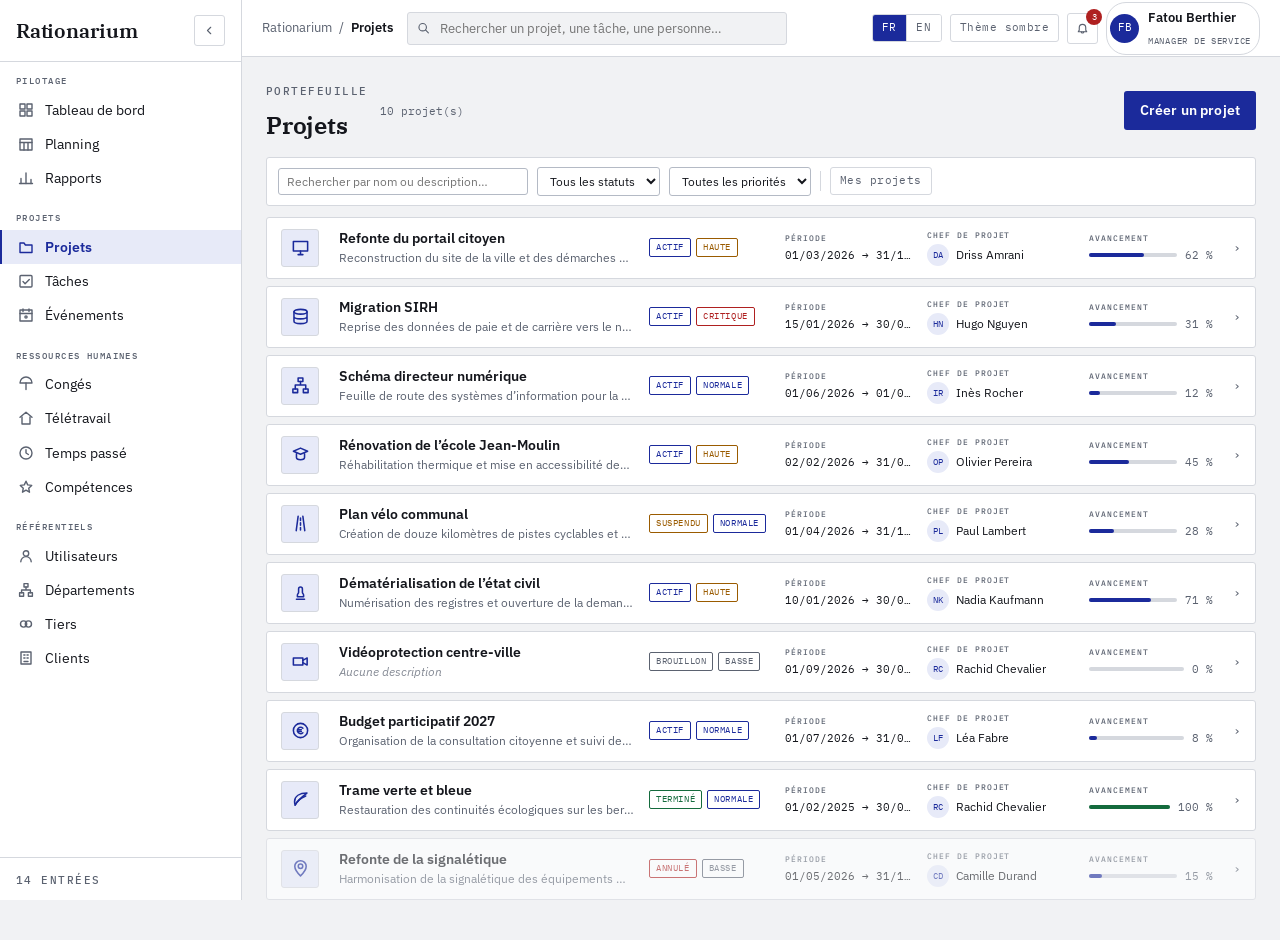
<file: rationarium/mockups/portefeuille-projets.html>
<!doctype html>
<html lang="fr">
<head>
<meta charset="utf-8">
<meta name="robots" content="noindex, nofollow">
<meta name="viewport" content="width=device-width, initial-scale=1">
<title>Rationarium — Portefeuille de projets (Vue 10)</title>

<link rel="preconnect" href="https://fonts.googleapis.com">
<link rel="preconnect" href="https://fonts.gstatic.com" crossorigin>
<link href="https://fonts.googleapis.com/css2?family=IBM+Plex+Mono:wght@400;500;600&family=IBM+Plex+Sans+Condensed:wght@400;500;600&family=IBM+Plex+Sans:wght@400;500;600;700&family=IBM+Plex+Serif:wght@400;500;600&display=swap" rel="stylesheet">

<style>
/* ==========================================================================
   TRAME — SOCLE GRAPHIQUE
   Bloc canonique, recopié à l'identique dans chaque vue.
   Aucune dépendance externe hors polices (substituts système déclarés).
   Sommaire : 1 tokens · 2 base · 3 typo · 4 formulaires · 5 boutons
              6 alertes · 7 gabarit connexion · 8 grille miniature
              9 panneau de revue · 10 responsive
   ========================================================================== */

/* ── 1. TOKENS ─────────────────────────────────────────────────────────── */
:root{
  /* Surfaces & texte */
  --paper:#F1F2F4;
  --surface:#FFFFFF;
  --surface-2:#FAFAFB;
  --line:#D5D8DE;
  --line-strong:#B4BAC5;
  --ink:#14161C;
  --muted:#5B6270;

  /* Accent unique */
  --accent:#1B2A9B;
  --accent-strong:#121D75;
  --accent-soft:#E7EAF8;
  --on-accent:#FFFFFF;
  --brand-panel:#101A6E;

  /* Statuts de tâche */
  --st-todo:#5B6270;
  --st-doing:#1B2A9B;
  --st-review:#9A5B00;
  --st-done:#146B3D;
  --st-blocked:#AF2020;

  /* Présence & absences */
  --leave:#6A4BA6;
  --leave-pending:#8B7BB5;
  --telework:#0C6E86;
  --office:#5B6270;
  --event:#B8420B;
  --activity:#0F6E5C;

  /* Retours d'état */
  --danger-soft:#FBECEC;
  --success-soft:#E8F4ED;
  --warn-soft:#FCF2E2;

  /* Trames de fond */
  --trame-ferie:rgba(20,22,28,.055);
  --trame-vacances:rgba(27,42,155,.05);

  /* Chips sur surface de marque (contraste inversé) */
  --ob-todo:#AEB6C7; --ob-doing:#8FA9FF; --ob-review:#F2C46A;
  --ob-done:#6FD3A0; --ob-blocked:#FF9A9A; --ob-leave:#C3ABF5;
  --ob-telework:#7FD7E8; --ob-activity:#6ED6BE; --ob-event:#FFAE7A;

  /* Rythme */
  --r:3px;                /* rayon standard : net, jamais arrondi mou */
  --font-ui:'IBM Plex Sans',system-ui,-apple-system,'Segoe UI',sans-serif;
  --font-display:'IBM Plex Serif',Georgia,'Times New Roman',serif;
  --font-cond:'IBM Plex Sans Condensed','IBM Plex Sans',system-ui,sans-serif;
  --font-mono:'IBM Plex Mono',ui-monospace,'SFMono-Regular',Consolas,monospace;
}
html.dark{
  --paper:#0E1014;
  --surface:#161922;
  --surface-2:#1C202A;
  --line:#2A2F3B;
  --line-strong:#3D4453;
  --ink:#E7E9EE;
  --muted:#98A0AF;

  --accent:#8093FF;
  --accent-strong:#A3B0FF;
  --accent-soft:#1A2044;
  --on-accent:#0A0F2E;
  --brand-panel:#0A0F45;

  --st-todo:#98A0AF;
  --st-doing:#8093FF;
  --st-review:#E0A64B;
  --st-done:#5EC48D;
  --st-blocked:#F08585;

  --leave:#B39BE8;
  --leave-pending:#8E7FBD;
  --telework:#5FC3D8;
  --office:#98A0AF;
  --event:#F0975E;
  --activity:#54C7AE;

  --danger-soft:#2C1618;
  --success-soft:#12271C;
  --warn-soft:#2A2113;

  --trame-ferie:rgba(255,255,255,.05);
  --trame-vacances:rgba(128,147,255,.07);
}

/* ── 2. BASE ───────────────────────────────────────────────────────────── */
*,*::before,*::after{ box-sizing:border-box; }
html,body{ margin:0; padding:0; }
body{
  background:var(--paper); color:var(--ink);
  font-family:var(--font-ui); font-size:15px; line-height:1.5;
  -webkit-font-smoothing:antialiased; text-rendering:optimizeLegibility;
  min-height:100vh;
}
[hidden]{ display:none !important; }
a{ color:inherit; }
button{ font:inherit; color:inherit; background:none; border:none; padding:0; cursor:pointer; }
:focus-visible{ outline:2px solid var(--accent); outline-offset:2px; }
@keyframes spin{ to{ transform:rotate(360deg); } }
@keyframes rise{ from{ opacity:0; transform:translateY(4px); } to{ opacity:1; transform:none; } }

/* ── 3. TYPOGRAPHIE ────────────────────────────────────────────────────── */
/* Le libellé mono est le dispositif de repérage récurrent du produit. */
.eyebrow{
  font-family:var(--font-mono); font-size:10.5px; font-weight:500;
  letter-spacing:.14em; text-transform:uppercase; color:var(--muted);
  text-decoration:none;
}
a.eyebrow:hover{ color:var(--ink); }
.h1{ font-family:var(--font-display); font-size:28px; font-weight:600; letter-spacing:-.01em; margin:8px 0 6px; }
.lede{ font-size:14px; color:var(--muted); line-height:1.55; margin:0; }

/* ── 4. FORMULAIRES ────────────────────────────────────────────────────── */
.field-block{ margin-bottom:16px; }
.field-label{ display:block; font-size:12.5px; font-weight:600; letter-spacing:.01em; margin-bottom:6px; }
.field-head{ display:flex; align-items:baseline; justify-content:space-between; margin-bottom:6px; }
.field-head .field-label{ margin-bottom:0; }
.field{
  width:100%; display:block;
  background:var(--surface); color:var(--ink);
  border:1px solid var(--line-strong); border-radius:var(--r);
  padding:11px 13px; font-family:var(--font-ui); font-size:14.5px; line-height:1.3;
  transition:border-color .12s ease, box-shadow .12s ease, background-color .12s ease;
}
.field::placeholder{ color:var(--muted); opacity:.7; }
.field:focus{ outline:none; border-color:var(--accent); box-shadow:0 0 0 3px var(--accent-soft); }
.field[aria-invalid="true"]{ border-color:var(--st-blocked); }
.field[aria-invalid="true"]:focus{ box-shadow:0 0 0 3px var(--danger-soft); }
.field:disabled{ background:var(--surface-2); color:var(--muted); cursor:not-allowed; }
.field-error{ font-size:12.5px; color:var(--st-blocked); margin:5px 0 0; display:flex; gap:5px; align-items:flex-start; line-height:1.4; }
/* Le message garde sa place quand il est muet : le formulaire ne saute jamais. */
.field-error.is-quiet{ visibility:hidden; }
/* Indicateur de politique de mot de passe (vues 02 · 04 · 05) */
.policy{ margin-top:9px; display:grid; grid-template-columns:1fr 1fr; gap:5px 14px; }
.policy-item{ display:flex; align-items:center; gap:7px; font-size:11.5px; color:var(--muted); transition:color .15s ease; }
.policy-mark{
  display:inline-flex; align-items:center; justify-content:center; flex:none;
  width:14px; height:14px; border:1px solid var(--line-strong); border-radius:2px;
  font-family:var(--font-mono); font-size:9px; color:var(--muted);
  transition:color .15s ease, border-color .15s ease;
}
.policy-item.is-met{ color:var(--st-done); }
.policy-item.is-met .policy-mark{ color:var(--st-done); border-color:var(--st-done); }
.btn-stack{ display:grid; gap:8px; }
.sent-addr{ display:flex; flex-direction:column; gap:3px; margin:0 0 16px;
  padding:10px 12px; border:1px solid var(--line); border-radius:var(--r); background:var(--surface); }
.sent-mail{ font-family:var(--font-mono); font-size:12.5px; color:var(--ink); word-break:break-all; }
.rv-note{ font-family:var(--font-mono); font-size:9px; line-height:1.5; color:var(--muted); margin:6px 0 0; }

.field-wrap{ position:relative; }
.field-wrap .field{ padding-right:92px; }
.pw-toggle{
  position:absolute; right:6px; top:50%; transform:translateY(-50%);
  font-family:var(--font-mono); font-size:11px; letter-spacing:.06em;
  color:var(--muted); padding:5px 7px; border-radius:2px;
}
.pw-toggle:hover{ color:var(--ink); background:var(--accent-soft); }

/* ── 5. BOUTONS ────────────────────────────────────────────────────────── */
.btn{
  display:inline-flex; align-items:center; justify-content:center; gap:8px;
  border-radius:var(--r); font-size:14px; font-weight:600; letter-spacing:.01em;
  padding:11px 18px; border:1px solid transparent;
  transition:background-color .12s ease, border-color .12s ease, color .12s ease;
}
.btn-primary{ background:var(--accent); color:var(--on-accent); }
.btn-primary:hover:not(:disabled){ background:var(--accent-strong); }
.btn-secondary{ background:var(--surface); color:var(--ink); border-color:var(--line-strong); }
.btn-secondary:hover:not(:disabled){ border-color:var(--accent); color:var(--accent); }
.btn-block{ width:100%; }
.btn:disabled{ opacity:.6; cursor:not-allowed; }
.link{ color:var(--accent); text-decoration:none; border-bottom:1px solid transparent; }
.link:hover{ border-bottom-color:currentColor; }
.link-sm{ font-size:12.5px; }

.spinner{
  display:inline-block; width:14px; height:14px; border-radius:50%;
  border:2px solid rgba(255,255,255,.35); border-top-color:#fff;
  animation:spin .7s linear infinite;
}
.spinner-ink{ border-color:var(--line); border-top-color:var(--accent); width:12px; height:12px; }

/* Groupe segmenté (langue) */
.seg{ display:inline-flex; border:1px solid var(--line); border-radius:var(--r); overflow:hidden; }
.seg button{
  font-family:var(--font-mono); font-size:10.5px; letter-spacing:.08em;
  padding:5px 9px; color:var(--muted); background:var(--surface);
}
.seg button + button{ border-left:1px solid var(--line); }
.seg button[aria-pressed="true"]{ background:var(--accent); color:var(--on-accent); }
.chip-btn{
  font-family:var(--font-mono); font-size:10.5px; letter-spacing:.04em;
  padding:5px 9px; border:1px solid var(--line); border-radius:var(--r);
  background:var(--surface); color:var(--muted);
}
.chip-btn:hover{ color:var(--ink); border-color:var(--line-strong); }

/* ── 6. ALERTES ────────────────────────────────────────────────────────── */
.alert{
  display:flex; gap:10px; padding:11px 13px; border-radius:var(--r);
  border:1px solid; font-size:13.5px; line-height:1.45; margin-bottom:20px;
}
.alert-error{ background:var(--danger-soft); border-color:var(--st-blocked); color:var(--st-blocked); }
.alert-success{ background:var(--success-soft); border-color:var(--st-done); color:var(--st-done); }
/* Neutre : confirme qu'une action a eu lieu sans rien affirmer sur les données. */
.alert-neutral{ background:var(--accent-soft); border-color:var(--accent); color:var(--ink); }
.alert-neutral .alert-icon{ color:var(--accent); }
.alert-warn{ background:var(--warn-soft); border-color:var(--st-review); color:var(--st-review); }
.alert-icon{ flex:none; font-weight:700; }

/* ── 7. COQUILLE APPLICATIVE (§ B) ─────────────────────────────────────── */
.app{ display:grid; grid-template-columns:242px 1fr; min-height:100vh; }
.app.is-collapsed{ grid-template-columns:62px 1fr; }

/* Barre latérale */
.side{ background:var(--surface); border-right:1px solid var(--line); display:flex; flex-direction:column;
  position:sticky; top:0; height:100vh; overflow:hidden; }
.side-head{ display:flex; align-items:center; justify-content:space-between; gap:8px;
  padding:15px 16px; border-bottom:1px solid var(--line); min-height:57px; }
.side-mark{ font-family:var(--font-display); font-size:20px; font-weight:600; letter-spacing:-.01em; }
.app.is-collapsed .side-mark{ font-size:17px; }
.side-nav{ flex:1; overflow-y:auto; padding:12px 0 20px; }
.nav-group{ margin-bottom:16px; }
.nav-legend{ font-family:var(--font-mono); font-size:9px; font-weight:500; letter-spacing:.16em;
  text-transform:uppercase; color:var(--muted); margin:0 0 5px; padding:0 16px; }
.app.is-collapsed .nav-legend{ visibility:hidden; height:9px; margin-bottom:8px; }
.nav-item{ display:flex; align-items:center; gap:11px; padding:7px 16px; font-size:13.5px;
  color:var(--ink); text-decoration:none; border-left:2px solid transparent; white-space:nowrap; }
.nav-item:hover{ background:var(--surface-2); }
.nav-item.is-active{ border-left-color:var(--accent); color:var(--accent); background:var(--accent-soft); font-weight:600; }
.nav-item .ico{ flex:none; color:var(--muted); }
.nav-item.is-active .ico{ color:var(--accent); }
.app.is-collapsed .nav-item span{ display:none; }
.app.is-collapsed .nav-item{ justify-content:center; padding:9px 0; }
.side-foot{ border-top:1px solid var(--line); padding:10px 16px; }
.app.is-collapsed .side-foot{ padding:10px 8px; }

/* En-tête */
.topbar{ position:sticky; top:0; z-index:30; background:var(--surface); border-bottom:1px solid var(--line);
  display:flex; align-items:center; gap:14px; padding:0 20px; min-height:57px; }
.crumb{ display:flex; align-items:center; gap:7px; font-size:13px; color:var(--muted); white-space:nowrap; }
.crumb b{ color:var(--ink); font-weight:600; }
.search{ position:relative; flex:1; max-width:380px; }
.search .ico{ position:absolute; left:10px; top:50%; transform:translateY(-50%); color:var(--muted); }
.search input{ width:100%; background:var(--paper); border:1px solid var(--line); border-radius:var(--r);
  padding:7px 11px 7px 32px; font-family:var(--font-ui); font-size:13px; color:var(--ink); }
.search input:focus{ outline:none; border-color:var(--accent); box-shadow:0 0 0 3px var(--accent-soft); background:var(--surface); }
.topbar-right{ margin-left:auto; display:flex; align-items:center; gap:8px; }
.icon-btn{ display:inline-flex; align-items:center; justify-content:center; width:31px; height:31px;
  border:1px solid var(--line); border-radius:var(--r); color:var(--muted); background:var(--surface); position:relative; }
.icon-btn:hover{ color:var(--ink); border-color:var(--line-strong); }
.dot-badge{ position:absolute; top:-5px; right:-5px; min-width:16px; height:16px; padding:0 4px;
  background:var(--st-blocked); color:#fff; border-radius:8px; font-family:var(--font-mono);
  font-size:9px; display:flex; align-items:center; justify-content:center; }
.avatar{ width:29px; height:29px; border-radius:50%; background:var(--accent); color:var(--on-accent);
  display:flex; align-items:center; justify-content:center; font-family:var(--font-mono); font-size:10.5px; flex:none; }
.usermenu-btn{ display:flex; align-items:center; gap:9px; padding:3px 8px 3px 3px;
  border:1px solid var(--line); border-radius:20px; background:var(--surface); }
.usermenu-btn:hover{ border-color:var(--line-strong); }
.um-name{ font-size:12.5px; font-weight:600; line-height:1.15; }
.um-role{ font-family:var(--font-mono); font-size:9px; letter-spacing:.08em; text-transform:uppercase; color:var(--muted); }

/* Panneaux flottants */
.pop{ position:absolute; top:46px; right:0; width:330px; background:var(--surface);
  border:1px solid var(--line-strong); border-radius:var(--r); z-index:40; }
.pop-sm{ width:190px; }
.pop-head{ display:flex; align-items:center; justify-content:space-between; gap:10px;
  padding:10px 13px; border-bottom:1px solid var(--line); }
.pop-list{ max-height:330px; overflow-y:auto; }
.pop-item{ display:flex; gap:10px; padding:11px 13px; border-bottom:1px solid var(--line); text-decoration:none; }
.pop-item:last-child{ border-bottom:none; }
.pop-item:hover{ background:var(--surface-2); }
.pop-item.is-unread{ background:var(--accent-soft); }
.pop-mark{ width:6px; height:6px; border-radius:50%; background:var(--accent); flex:none; margin-top:6px; }
.pop-item:not(.is-unread) .pop-mark{ background:transparent; }
.pop-body{ min-width:0; }
.pop-title{ font-size:12.5px; font-weight:600; line-height:1.35; }
.pop-meta{ font-family:var(--font-mono); font-size:9.5px; color:var(--muted); margin-top:3px; display:block; }
.pop-action{ display:block; padding:9px 13px; font-size:12.5px; color:var(--ink); text-decoration:none; }
.pop-action:hover{ background:var(--surface-2); }
.pop-action + .pop-action{ border-top:1px solid var(--line); }
.has-pop{ position:relative; }

/* ── 8. GABARIT DE PAGE ────────────────────────────────────────────────── */
.main{ min-width:0; display:flex; flex-direction:column; }
.page{ padding:22px 24px 40px; max-width:1360px; width:100%; }
.greet{ margin-bottom:20px; }
.greet .h1{ margin:6px 0 4px; }
.panel{ background:var(--surface); border:1px solid var(--line); border-radius:var(--r); }
.panel + .panel{ margin-top:16px; }
.panel-head{ display:flex; align-items:center; justify-content:space-between; gap:12px;
  padding:11px 14px; border-bottom:1px solid var(--line); }
.panel-title{ font-size:13.5px; font-weight:600; }
.panel-body{ padding:14px; }
.panel-body.is-flush{ padding:0; }
.empty{ text-align:center; padding:24px 16px; }
.empty p{ margin:0 0 4px; font-size:13px; color:var(--ink); }
.empty small{ font-size:12px; color:var(--muted); display:block; margin-bottom:10px; }

/* Indicateurs */
.kpi-grid{ display:grid; grid-template-columns:repeat(4,1fr); gap:12px; margin-bottom:18px; }
.kpi{ background:var(--surface); border:1px solid var(--line); border-radius:var(--r); padding:13px 14px; }
.kpi-val{ font-family:var(--font-display); font-size:28px; font-weight:600; line-height:1.1; margin:6px 0 2px; }
.kpi-sub{ font-size:11.5px; color:var(--muted); }
.kpi.is-alert .kpi-val{ color:var(--st-blocked); }
.kpi.is-alert .kpi-sub{ color:var(--st-blocked); }

.dash-grid{ display:grid; grid-template-columns:minmax(0,1.55fr) minmax(0,1fr); gap:16px; align-items:start; }

/* ── 9. VOCABULAIRE DES OCCUPATIONS SUR SURFACE CLAIRE ─────────────────── */
/* Même grammaire que la grille du planning : couleur = statut, pastille = projet. */
.pglyph{ display:inline-flex; align-items:center; justify-content:center; flex:none;
  width:15px; height:15px; border:1px solid var(--line-strong); border-radius:2px;
  font-family:var(--font-mono); font-size:8px; font-style:normal; color:var(--muted); background:var(--surface); }
.tchip{ display:flex; align-items:center; gap:5px; font-family:var(--font-cond); font-size:11px;
  line-height:1.3; padding:3px 5px; border-radius:2px; border-left:3px solid currentColor;
  background:var(--surface-2); background:color-mix(in srgb, currentColor 12%, var(--surface)); }
.tchip > span{ color:var(--ink); min-width:0; white-space:nowrap; overflow:hidden; text-overflow:ellipsis; }
.tchip .pglyph{ width:12px; height:12px; font-size:7px; background:transparent; }
.tchip-indep{ border-left-style:dashed; }
.tchip-flat{ border-left:none; padding-left:8px; }

/* Extrait de semaine personnel */
.week{ display:grid; grid-template-columns:repeat(5,1fr); }
.week-col + .week-col{ border-left:1px solid var(--line); }
.week-day{ font-family:var(--font-cond); font-size:10.5px; font-weight:600; letter-spacing:.08em;
  text-transform:uppercase; color:var(--muted); padding:8px 9px 6px; }
.week-col.is-today .week-day{ color:var(--accent); }
.week-col.is-today{ background:var(--accent-soft); }
.week-cell{ padding:0 6px 10px; display:flex; flex-direction:column; gap:3px; min-height:74px; }
.week-none{ font-family:var(--font-mono); font-size:10px; color:var(--muted); padding:2px 3px; }

/* Lignes de tâches */
.tabs{ display:flex; gap:2px; }
.tab{ font-size:12.5px; padding:5px 10px; border:1px solid transparent; border-radius:var(--r); color:var(--muted); }
.tab[aria-selected="true"]{ background:var(--accent-soft); color:var(--accent); font-weight:600; }
.trow{ display:grid; grid-template-columns:minmax(0,1fr) auto auto; gap:12px; align-items:center;
  padding:10px 14px; border-bottom:1px solid var(--line); }
.trow:last-child{ border-bottom:none; }
.trow:hover{ background:var(--surface-2); }
.trow-title{ display:flex; align-items:center; gap:7px; font-size:13.5px; font-weight:600; min-width:0; }
.trow-title span{ overflow:hidden; text-overflow:ellipsis; white-space:nowrap; }
.trow-meta{ font-family:var(--font-mono); font-size:9.5px; color:var(--muted); margin-top:3px; display:block; }
.badge{ font-family:var(--font-mono); font-size:8.5px; letter-spacing:.08em; text-transform:uppercase;
  padding:2px 5px; border-radius:2px; border:1px solid currentColor; flex:none; }
.badge-late{ color:var(--st-blocked); }
.badge-indep{ color:var(--muted); }
.mini-select{ font-family:var(--font-ui); font-size:12px; padding:5px 7px; border:1px solid var(--line-strong);
  border-radius:var(--r); background:var(--surface); color:var(--ink); }
.mini-select:focus{ outline:none; border-color:var(--accent); box-shadow:0 0 0 3px var(--accent-soft); }
.hours{ display:flex; align-items:center; gap:5px; }
.hours input{ width:52px; text-align:right; font-family:var(--font-mono); font-size:12px;
  padding:5px 7px; border:1px solid var(--line-strong); border-radius:var(--r);
  background:var(--surface); color:var(--ink); }
.hours input:focus{ outline:none; border-color:var(--accent); box-shadow:0 0 0 3px var(--accent-soft); }
.hours-unit{ font-family:var(--font-mono); font-size:11px; color:var(--muted); }
.hours-note{ font-family:var(--font-mono); font-size:9px; color:var(--muted); margin-top:3px; text-align:right; display:block; }
.check{ display:flex; align-items:center; gap:7px; font-size:12.5px; color:var(--muted); white-space:nowrap; }
.check input{ accent-color:var(--accent); width:15px; height:15px; }

/* To-do */
.todo-add{ display:flex; gap:8px; padding:12px 14px; border-bottom:1px solid var(--line); }
.todo-add input{ flex:1; background:var(--surface); border:1px solid var(--line-strong); border-radius:var(--r);
  padding:7px 10px; font-family:var(--font-ui); font-size:13px; color:var(--ink); }
.todo-add input:focus{ outline:none; border-color:var(--accent); box-shadow:0 0 0 3px var(--accent-soft); }
.todo-add input:disabled{ background:var(--surface-2); color:var(--muted); cursor:not-allowed; }
.todo-item{ display:flex; align-items:center; gap:9px; padding:8px 14px; border-bottom:1px solid var(--line); }
.todo-item:last-child{ border-bottom:none; }
.todo-item:hover{ background:var(--surface-2); }
.todo-label{ flex:1; font-size:13px; cursor:text; }
.todo-item.is-done .todo-label{ color:var(--muted); text-decoration:line-through; }
.todo-del{ font-family:var(--font-mono); font-size:12px; color:var(--muted); opacity:0; }
.todo-item:hover .todo-del{ opacity:1; }
.todo-del:hover{ color:var(--st-blocked); }
.todo-sep{ display:flex; align-items:center; gap:8px; padding:8px 14px; border-bottom:1px solid var(--line);
  background:var(--surface-2); }
.todo-limit{ padding:9px 14px; font-size:11.5px; color:var(--st-review); background:var(--warn-soft);
  border-bottom:1px solid var(--line); }

/* Projets */
.prow{ display:grid; grid-template-columns:auto minmax(0,1fr) auto; gap:10px; align-items:center;
  padding:10px 14px; border-bottom:1px solid var(--line); text-decoration:none; }
.prow:last-child{ border-bottom:none; }
.prow:hover{ background:var(--surface-2); }
.prow-name{ font-size:13px; font-weight:600; white-space:nowrap; overflow:hidden; text-overflow:ellipsis; }
.prow-role{ font-family:var(--font-mono); font-size:9px; letter-spacing:.06em; text-transform:uppercase; color:var(--muted); }
.bar{ height:4px; border-radius:2px; background:var(--line); position:relative; margin-top:6px; }
.bar > i{ position:absolute; top:0; bottom:0; left:0; border-radius:2px; background:var(--accent); }
.prow-pct{ font-family:var(--font-mono); font-size:11px; color:var(--muted); }

/* Icônes */
.ico{ width:16px; height:16px; fill:none; stroke:currentColor; stroke-width:1.4;
  stroke-linecap:round; stroke-linejoin:round; flex:none; }
.ico-sm{ width:13px; height:13px; }

/* ── 11. PLANNING — GRILLE PERSONNES × JOURS ───────────────────────────── */
/* Trois strates par cellule : présence · lieu · occupations.
   La couleur reste au statut, la pastille au projet, le filet interrompu au hors-projet. */

.pl-toolbar{ display:flex; align-items:center; gap:12px; flex-wrap:wrap; margin-bottom:11px; }
.pl-period{ font-size:13.5px; font-weight:600; white-space:nowrap; }
.pl-nav{ display:flex; align-items:center; gap:4px; }
.nav-sq{ display:inline-flex; align-items:center; justify-content:center; width:28px; height:28px;
  border:1px solid var(--line-strong); border-radius:var(--r); color:var(--muted); background:var(--surface);
  font-family:var(--font-mono); font-size:12px; }
.nav-sq:hover{ color:var(--accent); border-color:var(--accent); }

.filters{ display:flex; align-items:center; gap:9px; flex-wrap:wrap; padding:9px 11px;
  background:var(--surface); border:1px solid var(--line); border-radius:var(--r); margin-bottom:11px; }
.filters .vsep{ width:1px; height:20px; background:var(--line); }
.f-input{ font-family:var(--font-ui); font-size:12px; padding:5px 8px; border:1px solid var(--line-strong);
  border-radius:var(--r); background:var(--surface); color:var(--ink); }
.f-input:focus{ outline:none; border-color:var(--accent); box-shadow:0 0 0 3px var(--accent-soft); }
.layers{ display:flex; align-items:center; gap:11px; flex-wrap:wrap; }
.layer{ display:inline-flex; align-items:center; gap:6px; font-size:12px; color:var(--muted); white-space:nowrap; }
.layer input{ accent-color:var(--accent); width:14px; height:14px; }
.layer.is-on{ color:var(--ink); }

/* Cadre de grille */
.pl-wrap{ border:1px solid var(--line-strong); border-radius:var(--r); background:var(--surface);
  overflow:auto; max-height:calc(100vh - 300px); position:relative; }
.pl{ display:grid; grid-template-columns:var(--cols); min-width:max-content; }

.pl-corner{ position:sticky; top:0; left:0; z-index:6; background:var(--surface-2);
  border-bottom:1px solid var(--line-strong); border-right:1px solid var(--line-strong); padding:8px 10px; }
.pl-head{ position:sticky; top:0; z-index:4; background:var(--surface-2); text-align:center;
  padding:6px 8px; border-bottom:1px solid var(--line-strong); border-left:1px solid var(--line); }
.pl-dow{ display:block; font-family:var(--font-cond); font-size:9.5px; font-weight:600;
  letter-spacing:.11em; text-transform:uppercase; color:var(--muted); }
.pl-dnum{ font-family:var(--font-display); font-size:17px; font-weight:600; line-height:1.15; }
.pl-head.is-today .pl-dnum,.pl-head.is-today .pl-dow{ color:var(--accent); }
.pl-head.is-off .pl-dnum{ color:var(--muted); }

/* Bandeau de calendrier : nommé plutôt que deviné */
.pl-bandcell{ font-family:var(--font-cond); font-size:9.5px; letter-spacing:.06em; text-transform:uppercase;
  text-align:center; padding:3px 4px; color:var(--muted); border-bottom:1px solid var(--line);
  border-left:1px solid var(--line); white-space:nowrap; overflow:hidden; text-overflow:ellipsis; }
.pl-bandlab{ position:sticky; left:0; z-index:3; background:var(--surface-2); border-bottom:1px solid var(--line);
  border-right:1px solid var(--line-strong); padding:3px 10px; }
.is-vac{ background:var(--trame-vacances); }
.is-ferie{ background:var(--trame-ferie); }

/* Groupe de service */
.grp{ grid-column:1/-1; position:sticky; left:0; display:flex; align-items:center; gap:10px;
  padding:6px 11px; background:var(--surface-2); border-top:1px solid var(--line-strong);
  border-bottom:1px solid var(--line); z-index:3; }
.grp-name{ font-size:12.5px; font-weight:600; }
.grp-caret{ font-family:var(--font-mono); font-size:10px; color:var(--muted); width:12px; }
.grp-meta{ font-family:var(--font-mono); font-size:9.5px; color:var(--muted); }

/* Ligne ressource */
.res{ position:sticky; left:0; z-index:2; background:var(--surface); display:flex; align-items:center; gap:8px;
  padding:7px 11px; border-right:1px solid var(--line-strong); border-bottom:1px solid var(--line); }
.res-av{ width:24px; height:24px; border-radius:50%; background:var(--accent-soft); color:var(--accent);
  display:flex; align-items:center; justify-content:center; font-family:var(--font-mono); font-size:9px; flex:none; }
.res-name{ font-size:12.5px; white-space:nowrap; overflow:hidden; text-overflow:ellipsis; }

/* Cellule */
.cell{ border-left:1px solid var(--line); border-bottom:1px solid var(--line);
  padding:4px; min-height:54px; display:flex; flex-direction:column; gap:3px; position:relative; }
.cell.is-today{ background:color-mix(in srgb, var(--accent) 5%, var(--surface)); }
.cell.is-drop{ outline:2px dashed var(--accent); outline-offset:-2px; background:var(--accent-soft); }
.cell-add{ position:absolute; right:3px; bottom:3px; width:17px; height:17px; border-radius:2px;
  border:1px solid var(--line-strong); background:var(--surface); color:var(--muted);
  font-family:var(--font-mono); font-size:11px; line-height:1; opacity:0; }
.cell:hover .cell-add{ opacity:1; }
.cell-add:hover{ color:var(--accent); border-color:var(--accent); }

/* Strate 1 — absence : occupe la cellule, rien d'autre à afficher */
.leave{ flex:1; display:flex; align-items:center; gap:5px; padding:5px 7px; border-radius:2px;
  font-family:var(--font-cond); font-size:10.5px; color:var(--ink); min-height:28px;
  background:color-mix(in srgb, var(--leave) 20%, var(--surface)); border-left:3px solid var(--leave); }
.leave-pending{ background:color-mix(in srgb, var(--leave-pending) 14%, var(--surface));
  border-left-style:dashed;
  background-image:repeating-linear-gradient(135deg, rgba(120,110,150,.16) 0 4px, transparent 4px 8px); }
.leave-tag{ font-family:var(--font-mono); font-size:8px; letter-spacing:.06em; text-transform:uppercase;
  color:var(--muted); margin-left:auto; }
.leave.is-half{ flex:0 0 auto; }

/* Strate 2 — lieu : discret, cliquable */
.pres{ display:flex; align-items:center; gap:5px; font-family:var(--font-cond); font-size:9.5px;
  letter-spacing:.07em; text-transform:uppercase; padding:2px 5px; border-radius:2px;
  border:1px dashed var(--line-strong); color:var(--muted); background:transparent; width:100%; }
.pres:hover{ border-color:var(--accent); color:var(--accent); }
.pres.is-tt{ border-style:solid; border-color:var(--telework); color:var(--telework);
  background:color-mix(in srgb, var(--telework) 9%, var(--surface)); }
.pres.is-office{ border-style:solid; border-color:var(--line-strong); color:var(--muted); }
.pres.is-locked{ cursor:not-allowed; }
.pres-dot{ width:5px; height:5px; border-radius:50%; background:currentColor; flex:none; }

/* Strate 3 — occupations */
.occ{ display:flex; align-items:center; gap:4px; font-family:var(--font-cond); font-size:10.5px;
  line-height:1.25; padding:3px 5px; border-radius:2px; border-left:3px solid currentColor;
  background:color-mix(in srgb, currentColor 12%, var(--surface)); cursor:grab; text-align:left; width:100%; }
.occ:hover{ background:color-mix(in srgb, currentColor 20%, var(--surface)); }
.occ > span{ color:var(--ink); min-width:0; white-space:nowrap; overflow:hidden; text-overflow:ellipsis; }
.occ.is-indep{ border-left-style:dashed; }
.occ.is-flat{ border-left-width:3px; }
.occ:active{ cursor:grabbing; }
.occ.is-dragging{ opacity:.4; }
.occ-ext{ font-family:var(--font-mono); font-size:7.5px; letter-spacing:.06em; color:var(--event);
  border:1px solid currentColor; border-radius:2px; padding:0 2px; margin-left:auto; flex:none; }
.occ-more{ font-family:var(--font-mono); font-size:9px; color:var(--muted); padding:1px 4px; text-align:left; }

/* Ligne de synthèse */
.sum-lab{ position:sticky; left:0; bottom:0; z-index:4; background:var(--surface-2);
  border-right:1px solid var(--line-strong); border-top:1px solid var(--line-strong); padding:7px 11px; }
.sum-cell{ position:sticky; bottom:0; z-index:3; background:var(--surface-2); text-align:center;
  border-left:1px solid var(--line); border-top:1px solid var(--line-strong); padding:7px 4px; }
.sum-val{ font-family:var(--font-mono); font-size:11px; }
.sum-pct{ font-family:var(--font-mono); font-size:9px; color:var(--muted); display:block; }
.sum-cell.is-high .sum-val{ color:var(--st-review); font-weight:600; }

/* Légende filtrante */
.legend{ display:grid; grid-template-columns:repeat(5,minmax(0,1fr)); gap:0; }
.legend-sec{ padding:11px 13px; border-left:1px solid var(--line); }
.legend-sec:first-child{ border-left:none; }
.legend-list{ display:flex; flex-direction:column; gap:4px; margin-top:7px; }
.lg{ display:flex; align-items:center; gap:7px; font-size:11.5px; color:var(--ink);
  padding:2px 4px; border-radius:2px; text-align:left; }
.lg:hover{ background:var(--surface-2); }
.lg-sw{ width:11px; height:11px; border-radius:2px; border-left:3px solid currentColor;
  background:color-mix(in srgb, currentColor 22%, var(--surface)); flex:none; }
.lg-sw.is-dashed{ border-left-style:dashed; }
.lg-sw.is-flat{ border-left:none; background:currentColor; }
.lg[aria-pressed="false"]{ color:var(--muted); opacity:.5; text-decoration:line-through; }

/* Panneau de détail latéral */
.drawer{ position:fixed; top:0; right:0; width:340px; height:100vh; background:var(--surface);
  border-left:1px solid var(--line-strong); z-index:55; display:flex; flex-direction:column;
  transform:translateX(100%); transition:transform .18s ease; }
.drawer.is-open{ transform:none; }
.drawer-head{ display:flex; align-items:flex-start; justify-content:space-between; gap:10px;
  padding:14px; border-bottom:1px solid var(--line); }
.drawer-body{ padding:14px; overflow-y:auto; flex:1; }
.dl{ display:grid; grid-template-columns:96px 1fr; gap:7px 12px; font-size:12.5px; }
.dl dt{ font-family:var(--font-mono); font-size:9.5px; letter-spacing:.08em; text-transform:uppercase;
  color:var(--muted); padding-top:2px; }
.dl dd{ margin:0; }

/* Notifications d'action */
.toasts{ position:fixed; left:50%; bottom:18px; transform:translateX(-50%); z-index:70;
  display:flex; flex-direction:column; gap:8px; width:min(460px,92vw); }
.toast{ display:flex; gap:9px; padding:10px 12px; border-radius:var(--r); border:1px solid;
  font-size:12.5px; line-height:1.45; background:var(--surface); animation:rise .22s ease both; }
.toast-err{ border-color:var(--st-blocked); color:var(--st-blocked); background:var(--danger-soft); }
.toast-warn{ border-color:var(--st-review); color:var(--st-review); background:var(--warn-soft); }
.toast-ok{ border-color:var(--st-done); color:var(--st-done); background:var(--success-soft); }

.pl-empty{ padding:44px 20px; text-align:center; }

@media (max-width:900px){
  .pl-wrap{ max-height:none; }
  .drawer{ width:100%; }
}

/* ── 12. PLANNING — VUE MOIS ───────────────────────────────────────────── */
/* À 34 px de large, le texte ne tient plus. La cellule devient une texture :
   barres = occupations (couleur = statut), aplat = absence, filet bas = lieu.
   Le détail se lit au survol ou au clavier, jamais dans la cellule. */

.mo{ display:grid; grid-template-columns:var(--cols); min-width:max-content; }

.mo-head{ position:sticky; top:0; z-index:4; background:var(--surface-2); text-align:center;
  padding:5px 1px 6px; border-bottom:1px solid var(--line-strong); border-left:1px solid var(--line); }
.mo-dow{ display:block; font-family:var(--font-cond); font-size:8.5px; font-weight:600;
  letter-spacing:.04em; text-transform:uppercase; color:var(--muted); }
.mo-num{ font-family:var(--font-mono); font-size:11px; }
.mo-head.is-mon,.mcell.is-mon,.msum.is-mon,.mo-band.is-mon{ border-left:1px solid var(--line-strong); }
.mo-head.is-today{ background:var(--accent-soft); }
.mo-head.is-today .mo-num,.mo-head.is-today .mo-dow{ color:var(--accent); font-weight:700; }
.mo-head.is-off .mo-num,.mo-head.is-off .mo-dow{ color:var(--muted); opacity:.65; }

/* Bandeau de calendrier : une seule étiquette par période, pas un lavis répété */
.mo-bandlab{ position:sticky; left:0; z-index:3; background:var(--surface-2);
  border-right:1px solid var(--line-strong); border-bottom:1px solid var(--line); padding:3px 11px; }
.mo-band{ font-family:var(--font-cond); font-size:9px; font-weight:600; letter-spacing:.09em;
  text-transform:uppercase; text-align:center; padding:3px 2px; color:var(--muted);
  border-bottom:1px solid var(--line); border-left:1px solid var(--line);
  white-space:nowrap; overflow:hidden; text-overflow:ellipsis; }
.mo-band.is-vac{ background:var(--trame-vacances); }
.mo-band.is-ferie{ background:var(--trame-ferie); color:var(--ink); }

/* Micro-cellule */
.mcell{ border-left:1px solid var(--line); border-bottom:1px solid var(--line);
  height:34px; padding:4px 3px 6px; display:flex; flex-direction:column; gap:2px;
  position:relative; background:none; width:100%; }
.mcell.is-off{ background:var(--surface-2); }
.mcell.is-today{ background:color-mix(in srgb, var(--accent) 7%, var(--surface)); }
.mcell.is-ferie{ background:var(--trame-ferie); }
.mcell:hover{ background:var(--accent-soft); }
.mcell:focus-visible{ outline:2px solid var(--accent); outline-offset:-2px; z-index:2; }

.mbar{ height:4px; border-radius:1px; background:currentColor; flex:none; }
.mbar.is-indep{ background:repeating-linear-gradient(90deg, currentColor 0 3px, transparent 3px 5px); }
.mleave{ position:absolute; left:2px; right:2px; top:2px; bottom:2px; border-radius:2px;
  background:color-mix(in srgb, var(--leave) 32%, var(--surface)); }
.mleave.is-pending{ background-color:color-mix(in srgb, var(--leave-pending) 14%, var(--surface));
  background-image:repeating-linear-gradient(135deg, rgba(106,75,166,.30) 0 3px, transparent 3px 6px); }
.mleave.is-am{ bottom:50%; }
.mleave.is-pm{ top:50%; }
.mplace{ position:absolute; left:3px; right:3px; bottom:2px; height:3px; border-radius:1px;
  background:var(--telework); }
.mplace.is-office{ background:var(--line-strong); }
.mcount{ position:absolute; right:2px; top:1px; font-family:var(--font-mono); font-size:7.5px; color:var(--muted); }

/* Synthèse « hors présentiel » : la tendance du mois se lit comme une courbe */
.msum{ position:sticky; bottom:0; z-index:3; background:var(--surface-2);
  border-top:1px solid var(--line-strong); border-left:1px solid var(--line);
  height:46px; display:flex; flex-direction:column; justify-content:flex-end; align-items:center; gap:2px; padding:3px 2px 4px; }
.msum-bar{ width:9px; min-height:1px; background:var(--accent); border-radius:1px 1px 0 0; opacity:.55; }
.msum.is-high .msum-bar{ background:var(--st-review); opacity:1; }
.msum-n{ font-family:var(--font-mono); font-size:8px; color:var(--muted); line-height:1; }
.msum-lab{ position:sticky; left:0; bottom:0; z-index:4; background:var(--surface-2);
  border-right:1px solid var(--line-strong); border-top:1px solid var(--line-strong);
  padding:7px 11px; display:flex; flex-direction:column; justify-content:center; }

/* Carte de survol : le détail sort de la cellule */
.hcard{ position:fixed; z-index:80; width:242px; background:var(--surface);
  border:1px solid var(--line-strong); border-radius:var(--r); padding:10px 11px;
  pointer-events:none; box-shadow:0 2px 0 rgba(0,0,0,.04); }
.hcard-head{ display:flex; align-items:baseline; justify-content:space-between; gap:8px;
  padding-bottom:7px; margin-bottom:7px; border-bottom:1px solid var(--line); }
.hcard-list{ display:flex; flex-direction:column; gap:3px; }
.hcard .occ{ cursor:default; }
.hcard-none{ font-size:11.5px; color:var(--muted); }

/* ── 13. PLANNING — VUE ACTIVITÉ (axes inversés) ───────────────────────── */
/* Jours en lignes, tâches prédéfinies en colonnes. L'inversion est annoncée
   dans la cellule d'angle, pas laissée à deviner. */

.ax{ display:flex; flex-direction:column; gap:2px; }
.ax-line{ display:flex; align-items:center; gap:5px; font-family:var(--font-mono);
  font-size:9px; letter-spacing:.08em; text-transform:uppercase; color:var(--muted); }
.ax-arrow{ color:var(--accent); font-size:11px; line-height:1; }

.act{ display:grid; grid-template-columns:var(--cols); min-width:max-content; }
.act-corner{ position:sticky; top:0; left:0; z-index:6; background:var(--surface-2);
  border-bottom:1px solid var(--line-strong); border-right:1px solid var(--line-strong); padding:9px 11px; }
.act-head{ position:sticky; top:0; z-index:4; background:var(--surface-2);
  border-bottom:1px solid var(--line-strong); border-left:1px solid var(--line); padding:8px 9px; }
.act-head-top{ display:flex; align-items:center; gap:6px; }
.act-name{ font-size:12px; font-weight:600; line-height:1.25; }
.act-sub{ display:block; font-family:var(--font-mono); font-size:9px; color:var(--muted); margin-top:3px; }
.act-glyph{ width:16px; height:16px; border-radius:2px; flex:none; display:flex; align-items:center;
  justify-content:center; font-family:var(--font-mono); font-size:8.5px; color:#fff; }

.act-day{ position:sticky; left:0; z-index:2; background:var(--surface);
  border-right:1px solid var(--line-strong); border-bottom:1px solid var(--line);
  padding:9px 11px; display:flex; align-items:baseline; gap:8px; }
.act-day.is-today{ background:var(--accent-soft); }
.act-day.is-off{ background:var(--surface-2); }
.act-dow{ font-family:var(--font-cond); font-size:11.5px; font-weight:600; text-transform:uppercase;
  letter-spacing:.07em; }
.act-date{ font-family:var(--font-mono); font-size:10px; color:var(--muted); }
.act-ferie{ display:block; font-family:var(--font-mono); font-size:9px; color:var(--st-review); }

.acell{ border-left:1px solid var(--line); border-bottom:1px solid var(--line);
  padding:6px; min-height:88px; display:flex; flex-direction:column; gap:4px; position:relative; }
.acell.is-today{ background:color-mix(in srgb, var(--accent) 4%, var(--surface)); }
.acell.is-off{ background:var(--surface-2); }
.acell-none{ font-family:var(--font-mono); font-size:12px; color:var(--muted); padding:2px 0; }

.agent{ display:flex; align-items:center; gap:6px; padding:3px 5px; border-radius:2px;
  border:1px solid var(--line); background:var(--surface); }
.agent-av{ width:18px; height:18px; border-radius:50%; background:var(--accent-soft); color:var(--accent);
  display:flex; align-items:center; justify-content:center; font-family:var(--font-mono); font-size:8px; flex:none; }
.agent-name{ font-family:var(--font-cond); font-size:11px; min-width:0; white-space:nowrap;
  overflow:hidden; text-overflow:ellipsis; flex:1; }
.agent-st{ width:17px; height:17px; border-radius:2px; border:1px solid var(--line-strong);
  font-family:var(--font-mono); font-size:10px; line-height:1; color:var(--muted); flex:none; }
.agent-st.is-done{ color:var(--st-done); border-color:var(--st-done); }
.agent-st.is-missed{ color:var(--st-blocked); border-color:var(--st-blocked); }
.agent.is-done{ border-color:color-mix(in srgb, var(--st-done) 45%, var(--line)); }
.agent.is-missed{ border-color:color-mix(in srgb, var(--st-blocked) 45%, var(--line)); }

.acell-more{ font-family:var(--font-mono); font-size:9.5px; color:var(--muted); text-align:left; padding:1px 4px; }
.acell-add{ margin-top:auto; font-family:var(--font-mono); font-size:10px; letter-spacing:.06em;
  text-transform:uppercase; color:var(--muted); border:1px dashed var(--line-strong);
  border-radius:2px; padding:3px 6px; text-align:center; }
.acell-add:hover{ color:var(--accent); border-color:var(--accent); }

/* Fenêtre d'ajout d'agents */
.scrim-modal{ position:fixed; inset:0; background:rgba(8,10,16,.45); z-index:80;
  display:flex; align-items:center; justify-content:center; padding:20px; }
.modal{ width:min(520px,100%); max-height:86vh; background:var(--surface);
  border:1px solid var(--line-strong); border-radius:var(--r); display:flex; flex-direction:column; }
.modal-head{ padding:14px 16px; border-bottom:1px solid var(--line);
  display:flex; align-items:flex-start; justify-content:space-between; gap:12px; }
.modal-body{ overflow-y:auto; flex:1; }
.modal-foot{ padding:12px 16px; border-top:1px solid var(--line);
  display:flex; align-items:center; justify-content:space-between; gap:12px; }
.pick{ display:flex; align-items:center; gap:10px; padding:9px 16px; border-bottom:1px solid var(--line); }
.pick:last-child{ border-bottom:none; }
.pick input{ accent-color:var(--accent); width:15px; height:15px; }
.pick.is-off{ background:var(--surface-2); }
.pick.is-off .pick-name{ color:var(--muted); }
.pick-name{ font-size:13px; }
.pick-svc{ display:block; font-family:var(--font-mono); font-size:9px; color:var(--muted); }
.reason{ margin-left:auto; font-family:var(--font-mono); font-size:8.5px; letter-spacing:.05em;
  text-transform:uppercase; border:1px solid currentColor; border-radius:2px; padding:1px 5px; white-space:nowrap; }
.reason-leave{ color:var(--leave); }
.reason-tt{ color:var(--telework); }
.reason-dup{ color:var(--muted); }

/* ── Feuille d'impression : affichée en salle de service, en noir et blanc ── */
.print-head{ display:none; }
@media print{
  @page{ size:landscape; margin:12mm; }
  .side, .topbar, .filters, .pl-toolbar, #review, .no-print, .acell-add, .agent-st{ display:none !important; }
  .app{ display:block !important; }
  .main{ display:block; }
  .page{ padding:0; max-width:none; }
  body, .panel, .acell, .act-head, .act-day, .act-corner, .agent{
    background:#fff !important; color:#000 !important; }
  .print-head{ display:block; margin-bottom:8mm; }
  .print-title{ font-family:var(--font-display); font-size:19pt; font-weight:600; margin:0; }
  .print-meta{ font-family:var(--font-mono); font-size:8.5pt; color:#000; margin:3mm 0 0; }
  .pl-wrap{ border:1px solid #000; max-height:none; overflow:visible; border-radius:0; }
  .act{ min-width:0; }
  .act-corner, .act-head, .act-day, .acell{ border-color:#000 !important; }
  .act-glyph{ background:#fff !important; color:#000 !important; border:1px solid #000; }
  .agent{ border:1px solid #000 !important; border-radius:0; }
  .agent-av{ background:#fff !important; color:#000 !important; border:1px solid #000; }
  .acell{ min-height:24mm; }
  .act-day.is-today, .acell.is-today{ background:#fff !important; }
  .act-day.is-today .act-dow::after{ content:' •'; }
  .legend, .panel-head{ display:none !important; }
}

/* ── 14. PORTEFEUILLE DE PROJETS ───────────────────────────────────────── */
/* L'icône de projet est un repère d'identification réutilisé dans le planning,
   les tâches et le Gantt : elle est traitée comme une donnée, pas comme un ornement. */

.picon{ width:19px; height:19px; fill:none; stroke:currentColor; stroke-width:1.3;
  stroke-linecap:round; stroke-linejoin:round; }
.picon-sm{ width:12px; height:12px; stroke-width:1.5; }

.pcount{ font-family:var(--font-mono); font-size:11px; color:var(--muted); }

/* Lignes-cartes : les valeurs s'alignent d'un projet à l'autre, donc se comparent. */
.plist{ display:flex; flex-direction:column; gap:7px; }
.prow-card{ display:grid;
  grid-template-columns:44px minmax(0,1fr) 122px 128px 74px 148px 124px 14px;
  gap:14px; align-items:center; background:var(--surface); border:1px solid var(--line);
  border-radius:var(--r); padding:11px 14px; text-decoration:none; color:inherit; }
.prow-card:hover{ border-color:var(--line-strong); background:var(--surface-2); }
.prow-card:hover .prow-go{ color:var(--accent); }
.prow-card.is-cancelled{ opacity:.6; }
.picon-box{ width:38px; height:38px; border:1px solid var(--line); border-radius:var(--r);
  display:flex; align-items:center; justify-content:center; color:var(--accent);
  background:var(--accent-soft); flex:none; }
.prow-main{ min-width:0; }
.prow-title{ font-size:14px; font-weight:600; line-height:1.3; margin:0;
  white-space:nowrap; overflow:hidden; text-overflow:ellipsis; }
.prow-desc{ font-size:12px; color:var(--muted); margin:2px 0 0; line-height:1.35;
  white-space:nowrap; overflow:hidden; text-overflow:ellipsis; }
.prow-desc.is-none{ font-style:italic; opacity:.75; }
.prow-col{ display:flex; flex-direction:column; gap:3px; min-width:0; }
.prow-k{ font-family:var(--font-mono); font-size:8px; font-weight:500; letter-spacing:.12em;
  text-transform:uppercase; color:var(--muted); }
.prow-v{ font-family:var(--font-mono); font-size:11px; white-space:nowrap;
  overflow:hidden; text-overflow:ellipsis; }
.prow-lead{ display:flex; align-items:center; gap:7px; min-width:0; }
.prow-lead .agent-av{ width:22px; height:22px; font-size:8.5px; }
.prow-lead span:last-child{ font-size:12px; white-space:nowrap; overflow:hidden; text-overflow:ellipsis; }
.prow-progline{ display:flex; align-items:center; gap:8px; }
.prow-progline .bar{ flex:1; margin:0; }
.pills{ display:flex; gap:5px; flex-wrap:wrap; }
.pill{ font-family:var(--font-mono); font-size:8.5px; letter-spacing:.07em; text-transform:uppercase;
  padding:2px 6px; border-radius:2px; border:1px solid currentColor; white-space:nowrap; }
.prow-go{ font-family:var(--font-mono); font-size:13px; color:var(--muted); text-align:right; }

@media (max-width:1380px){
  .prow-card{ grid-template-columns:44px minmax(0,1fr) 122px 128px 148px 124px 14px; }
  .c-budget{ display:none; }
}
@media (max-width:1180px){
  .prow-card{ grid-template-columns:44px minmax(0,1fr) 122px 148px 124px 14px; }
  .c-dates{ display:none; }
}
@media (max-width:900px){
  .prow-card{ grid-template-columns:38px minmax(0,1fr) 110px; row-gap:10px; }
  .c-lead{ display:none; }
  .c-prog{ grid-column:2 / -1; }
}

/* Fenêtre de création */
.modal-lg{ width:min(740px, 100%); }
.form-grid{ display:grid; grid-template-columns:1fr 1fr; gap:13px 14px; }
.span2{ grid-column:1 / -1; }
.req{ color:var(--st-blocked); }
textarea.field{ resize:vertical; min-height:66px; font-family:var(--font-ui); }
select.field{ appearance:none; background-image:none; }

/* Sélecteur d'icône */
.ipick{ display:flex; align-items:center; gap:11px; }
.ipick-btn{ width:46px; height:46px; border:1px solid var(--line-strong); border-radius:var(--r);
  display:flex; align-items:center; justify-content:center; color:var(--accent);
  background:var(--surface); flex:none; }
.ipick-btn:hover{ border-color:var(--accent); }
.ipick-btn.is-empty{ color:var(--muted); font-family:var(--font-mono); font-size:9px; }
.ipick-name{ font-size:12.5px; }
.ipick-hint{ display:block; font-family:var(--font-mono); font-size:9px; color:var(--muted); margin-top:2px; }

.ilib{ margin-top:11px; border:1px solid var(--line); border-radius:var(--r); background:var(--surface-2); }
.ilib-top{ padding:9px 10px; border-bottom:1px solid var(--line); }
.icats{ display:flex; gap:5px; overflow-x:auto; padding:8px 10px; border-bottom:1px solid var(--line); }
.icat{ font-family:var(--font-mono); font-size:9.5px; letter-spacing:.05em; padding:3px 8px;
  border:1px solid var(--line); border-radius:2px; color:var(--muted); background:var(--surface); white-space:nowrap; }
.icat[aria-pressed="true"]{ background:var(--accent); border-color:var(--accent); color:var(--on-accent); }
.igrid{ display:grid; grid-template-columns:repeat(9, 1fr); gap:4px; padding:10px;
  max-height:186px; overflow-y:auto; }
.iopt{ aspect-ratio:1; border:1px solid transparent; border-radius:2px; display:flex;
  align-items:center; justify-content:center; color:var(--muted); background:var(--surface); }
.iopt:hover{ border-color:var(--line-strong); color:var(--ink); }
.iopt[aria-pressed="true"]{ background:var(--accent-soft); border-color:var(--accent); color:var(--accent); }
.ilib-none{ padding:22px; text-align:center; font-size:12.5px; color:var(--muted); }

@media (max-width:640px){
  .form-grid{ grid-template-columns:1fr; }
  .igrid{ grid-template-columns:repeat(6, 1fr); }
}

/* ── 10. PANNEAU DE REVUE + RESPONSIVE ─────────────────────────────────── */
#review{ position:fixed; bottom:12px; right:12px; z-index:60; width:230px;
  background:var(--surface); color:var(--ink); border:1px solid var(--line-strong);
  border-radius:var(--r); font-family:var(--font-mono); }
.rv-head{ display:flex; align-items:center; justify-content:space-between; width:100%;
  padding:8px 12px; border-bottom:1px solid var(--line); }
.rv-body{ padding:12px; }
.rv-group + .rv-group{ margin-top:12px; }
.rv-legend{ font-family:var(--font-mono); font-size:9px; font-weight:500; letter-spacing:.14em;
  text-transform:uppercase; color:var(--muted); margin:0 0 6px; }
.rv-grid{ display:grid; grid-template-columns:1fr 1fr; gap:4px; }
.rv-btn{ font-family:var(--font-mono); font-size:10.5px; text-align:left; padding:5px 8px;
  border:1px solid var(--line); border-radius:2px; background:var(--surface); color:var(--muted); }
.rv-btn:hover{ color:var(--ink); }
.rv-btn[aria-pressed="true"]{ background:var(--accent); border-color:var(--accent); color:var(--on-accent); }
.rv-note{ font-family:var(--font-mono); font-size:9px; line-height:1.5; color:var(--muted); margin:6px 0 0; }

.burger{ display:none; }
.scrim{ display:none; }
@media (max-width:1180px){
  .kpi-grid{ grid-template-columns:repeat(2,1fr); }
  .dash-grid{ grid-template-columns:1fr; }
}
@media (max-width:900px){
  .app{ grid-template-columns:1fr; }
  .side{ position:fixed; left:0; top:0; width:242px; z-index:50; transform:translateX(-100%);
    transition:transform .18s ease; }
  .app.is-open .side{ transform:none; }
  .app.is-open .scrim{ display:block; position:fixed; inset:0; background:rgba(0,0,0,.35); z-index:45; }
  .burger{ display:inline-flex; }
  .search{ display:none; }
  .um-name,.um-role{ display:none; }
  .usermenu-btn{ border:none; padding:0; }
  .page{ padding:16px 14px 40px; }
  .week{ grid-template-columns:repeat(5,minmax(120px,1fr)); overflow-x:auto; }
  #review{ left:12px; right:12px; width:auto; }
}
@media (max-width:520px){
  .kpi-grid{ grid-template-columns:1fr 1fr; gap:8px; }
  .trow{ grid-template-columns:1fr; align-items:start; }
}
</style>
</head>

<body>

<!-- Jeu d'icônes intégré : aucune police externe, cohérent avec le réseau fermé -->
<svg width="0" height="0" style="position:absolute" aria-hidden="true">
  <symbol id="i-dash" viewBox="0 0 16 16"><rect x="2" y="2" width="5" height="5"/><rect x="9" y="2" width="5" height="5"/><rect x="2" y="9" width="5" height="5"/><rect x="9" y="9" width="5" height="5"/></symbol>
  <symbol id="i-planning" viewBox="0 0 16 16"><rect x="2" y="3" width="12" height="11"/><path d="M2 6.5h12M6 6.5v7.5M10 6.5v7.5"/></symbol>
  <symbol id="i-reports" viewBox="0 0 16 16"><path d="M3 13.5V8.5M8 13.5V3M13 13.5v-4"/><path d="M1.5 13.5h13"/></symbol>
  <symbol id="i-projects" viewBox="0 0 16 16"><path d="M2 4h4l1.4 2H14v7.5H2z"/></symbol>
  <symbol id="i-tasks" viewBox="0 0 16 16"><rect x="2" y="2.5" width="12" height="11.5" rx="1"/><path d="M5 8.6l2.1 2.1L11.3 6.4"/></symbol>
  <symbol id="i-events" viewBox="0 0 16 16"><rect x="2" y="3" width="12" height="11"/><path d="M2 6.5h12M5 2v2.5M11 2v2.5"/><circle cx="8" cy="10" r="1.1"/></symbol>
  <symbol id="i-leaves" viewBox="0 0 16 16"><path d="M8 13.5V7"/><path d="M2 7a6 6 0 0 1 12 0z"/></symbol>
  <symbol id="i-telework" viewBox="0 0 16 16"><path d="M2 7.2l6-5 6 5"/><path d="M4 7v7h8V7"/></symbol>
  <symbol id="i-time" viewBox="0 0 16 16"><circle cx="8" cy="8" r="6"/><path d="M8 4.6V8l2.4 1.5"/></symbol>
  <symbol id="i-skills" viewBox="0 0 16 16"><path d="M8 2.2l1.7 3.7 4 .5-3 2.8.8 4-3.5-2-3.5 2 .8-4-3-2.8 4-.5z"/></symbol>
  <symbol id="i-users" viewBox="0 0 16 16"><circle cx="8" cy="5.4" r="2.7"/><path d="M2.8 13.8a5.2 5.2 0 0 1 10.4 0"/></symbol>
  <symbol id="i-depts" viewBox="0 0 16 16"><rect x="6" y="1.6" width="4" height="3.4"/><rect x="1.6" y="10.8" width="4" height="3.4"/><rect x="10.4" y="10.8" width="4" height="3.4"/><path d="M8 5v3M3.6 10.8V8h8.8v2.8"/></symbol>
  <symbol id="i-third" viewBox="0 0 16 16"><circle cx="5.6" cy="8" r="3.1"/><circle cx="10.4" cy="8" r="3.1"/></symbol>
  <symbol id="i-clients" viewBox="0 0 16 16"><rect x="3" y="2" width="10" height="12"/><path d="M5.8 5h1.2M9 5h1.2M5.8 8h1.2M9 8h1.2M6 11.5h4"/></symbol>
  <symbol id="i-roles" viewBox="0 0 16 16"><path d="M8 1.8l5 2v4.3c0 3-2.1 5.1-5 6.1-2.9-1-5-3.1-5-6.1V3.8z"/></symbol>
  <symbol id="i-audit" viewBox="0 0 16 16"><path d="M3 4h10M3 8h10M3 12h6"/></symbol>
  <symbol id="i-predef" viewBox="0 0 16 16"><path d="M13.2 8a5.2 5.2 0 1 1-1.7-3.9"/><path d="M13.2 2v3.2H10"/></symbol>
  <symbol id="i-settings" viewBox="0 0 16 16"><path d="M2 5h12M2 11h12"/><circle cx="6" cy="5" r="1.7"/><circle cx="10.5" cy="11" r="1.7"/></symbol>
  <symbol id="i-bell" viewBox="0 0 16 16"><path d="M4 7a4 4 0 0 1 8 0v3l1.2 2H2.8L4 10z"/><path d="M6.4 12a1.6 1.6 0 0 0 3.2 0"/></symbol>
  <symbol id="i-search" viewBox="0 0 16 16"><circle cx="7" cy="7" r="4.6"/><path d="M10.4 10.4L14 14"/></symbol>
  <symbol id="i-collapse" viewBox="0 0 16 16"><path d="M9.5 4L5.5 8l4 4"/></symbol>
  <symbol id="i-burger" viewBox="0 0 16 16"><path d="M2 4h12M2 8h12M2 12h12"/></symbol>
  <symbol id="i-arrow" viewBox="0 0 16 16"><path d="M3 8h10M9 4l4 4-4 4"/></symbol>
</svg>

<!-- Bibliothèque d'icônes de projet — 44 symboles, 11 catégories, aucune dépendance -->
<svg width="0" height="0" style="position:absolute" aria-hidden="true">
  <symbol id="p-folder" viewBox="0 0 16 16"><path d="M2 4h4l1.4 2H14v7.5H2z"/></symbol>
  <symbol id="p-target" viewBox="0 0 16 16"><circle cx="8" cy="8" r="5.8"/><circle cx="8" cy="8" r="2.4"/></symbol>
  <symbol id="p-clipboard" viewBox="0 0 16 16"><rect x="3" y="3" width="10" height="11"/><path d="M6 3V1.8h4V3"/><path d="M5.8 9l1.6 1.6L10.6 7.4"/></symbol>
  <symbol id="p-flow" viewBox="0 0 16 16"><rect x="6" y="1.6" width="4" height="3"/><rect x="1.6" y="11" width="4" height="3"/><rect x="10.4" y="11" width="4" height="3"/><path d="M8 4.6v3M3.6 11V7.6h8.8V11"/></symbol>
  <symbol id="p-calcheck" viewBox="0 0 16 16"><rect x="2" y="3" width="12" height="11"/><path d="M2 6.5h12M5 1.8v2.4M11 1.8v2.4M5.6 9.7l1.6 1.6 3.2-3.2"/></symbol>

  <symbol id="p-screen" viewBox="0 0 16 16"><rect x="2" y="3" width="12" height="8"/><path d="M6 14h4M8 11v3"/></symbol>
  <symbol id="p-server" viewBox="0 0 16 16"><rect x="2" y="2.5" width="12" height="4.6"/><rect x="2" y="9" width="12" height="4.6"/><path d="M4.4 4.8h.01M4.4 11.3h.01"/></symbol>
  <symbol id="p-cloud" viewBox="0 0 16 16"><path d="M4.6 12.4a3 3 0 0 1 .3-6 4.1 4.1 0 0 1 7.7 1.2 2.6 2.6 0 0 1-.7 4.8z"/></symbol>
  <symbol id="p-code" viewBox="0 0 16 16"><path d="M6 4.6L2.4 8 6 11.4M10 4.6L13.6 8 10 11.4"/></symbol>
  <symbol id="p-database" viewBox="0 0 16 16"><path d="M13.5 4c0 1.1-2.5 2-5.5 2S2.5 5.1 2.5 4 5 2 8 2s5.5.9 5.5 2z"/><path d="M2.5 4v8c0 1.1 2.5 2 5.5 2s5.5-.9 5.5-2V4M2.5 8c0 1.1 2.5 2 5.5 2s5.5-.9 5.5-2"/></symbol>

  <symbol id="p-coin" viewBox="0 0 16 16"><circle cx="8" cy="8" r="6"/><path d="M10 6.1a2.7 2.7 0 1 0 0 3.8M5.4 7.4h3.3M5.4 8.9h3.3"/></symbol>
  <symbol id="p-chart" viewBox="0 0 16 16"><path d="M2.5 13.5h11M4.6 11.4V7M8 11.4V3.4M11.4 11.4V8.6"/></symbol>
  <symbol id="p-wallet" viewBox="0 0 16 16"><rect x="2" y="4" width="12" height="9"/><path d="M2 6.6h12"/><circle cx="11" cy="9.6" r="1"/></symbol>
  <symbol id="p-calc" viewBox="0 0 16 16"><rect x="3" y="2" width="10" height="12"/><path d="M5.4 5h5.2M5.6 8h.01M8 8h.01M10.4 8h.01M5.6 11h.01M8 11h.01M10.4 11h.01"/></symbol>

  <symbol id="p-person" viewBox="0 0 16 16"><circle cx="8" cy="5.4" r="2.7"/><path d="M3 13.8a5 5 0 0 1 10 0"/></symbol>
  <symbol id="p-group" viewBox="0 0 16 16"><circle cx="6" cy="5.6" r="2.3"/><circle cx="11.4" cy="6.4" r="1.8"/><path d="M1.8 13.2a4.3 4.3 0 0 1 8.4 0M11.6 9.8a3.4 3.4 0 0 1 2.6 2.6"/></symbol>
  <symbol id="p-badge" viewBox="0 0 16 16"><rect x="3" y="2" width="10" height="12"/><circle cx="8" cy="6.4" r="2"/><path d="M5.4 12.2a2.7 2.7 0 0 1 5.2 0"/></symbol>
  <symbol id="p-handshake" viewBox="0 0 16 16"><path d="M2 7.4l3-2.9 3 2.4 3-2.4 3 2.9M5 10.6l2 2 2-2"/></symbol>

  <symbol id="p-map" viewBox="0 0 16 16"><path d="M2 4.2l4-1.6 4 1.6 4-1.6v9.8l-4 1.6-4-1.6-4 1.6z"/><path d="M6 2.6v10.8M10 4.2V15"/></symbol>
  <symbol id="p-pin" viewBox="0 0 16 16"><path d="M8 14.2s4.8-4.4 4.8-8a4.8 4.8 0 1 0-9.6 0c0 3.6 4.8 8 4.8 8z"/><circle cx="8" cy="6.1" r="1.9"/></symbol>
  <symbol id="p-road" viewBox="0 0 16 16"><path d="M4.4 14L6 2M11.6 14L10 2M8 3.4v2M8 7.4v2M8 11.4v2"/></symbol>
  <symbol id="p-cityhall" viewBox="0 0 16 16"><path d="M2 6.6L8 2.2l6 4.4M3.6 6.8V13h8.8V6.8M1.6 13.6h12.8M6.4 13V9.4h3.2V13"/></symbol>
  <symbol id="p-bridge" viewBox="0 0 16 16"><path d="M1.4 9h13.2M1.8 12.6V9a6.2 6.2 0 0 1 12.4 0v3.6M5.2 12.6V9.4M10.8 12.6V9.4"/></symbol>

  <symbol id="p-heart" viewBox="0 0 16 16"><path d="M8 13.6S2.4 10 2.4 6.3A3.3 3.3 0 0 1 8 4.3a3.3 3.3 0 0 1 5.6 2c0 3.7-5.6 7.3-5.6 7.3z"/></symbol>
  <symbol id="p-ring" viewBox="0 0 16 16"><circle cx="8" cy="8" r="6"/><circle cx="8" cy="8" r="2.5"/><path d="M3.8 3.8l2.4 2.4M12.2 3.8L9.8 6.2M3.8 12.2l2.4-2.4M12.2 12.2L9.8 9.8"/></symbol>
  <symbol id="p-house" viewBox="0 0 16 16"><path d="M2 7.2l6-5 6 5M4 7v7h8V7"/></symbol>
  <symbol id="p-basket" viewBox="0 0 16 16"><path d="M2.4 6h11.2l-1.2 7.6H3.6z"/><path d="M5.6 6l1.4-3.6M10.4 6L9 2.4"/></symbol>

  <symbol id="p-book" viewBox="0 0 16 16"><path d="M2.4 3.4h4.2c.8 0 1.4.5 1.4 1.1v9c0-.6-.6-1.1-1.4-1.1H2.4z"/><path d="M13.6 3.4H9.4c-.8 0-1.4.5-1.4 1.1v9c0-.6.6-1.1 1.4-1.1h4.2z"/></symbol>
  <symbol id="p-palette" viewBox="0 0 16 16"><path d="M8 2a6 6 0 0 0 0 12c1 0 1.4-.6 1.4-1.2 0-.9-.8-1.2-.8-2 0-.6.5-1.1 1.2-1.1H11A3 3 0 0 0 14 6.7C14 4 11.3 2 8 2z"/><circle cx="5.4" cy="6.6" r=".9"/><circle cx="8.8" cy="4.9" r=".9"/></symbol>
  <symbol id="p-mask" viewBox="0 0 16 16"><path d="M2.6 4h10.8v4a5.4 5.4 0 0 1-10.8 0z"/><circle cx="6" cy="7" r=".85"/><circle cx="10" cy="7" r=".85"/></symbol>
  <symbol id="p-graduate" viewBox="0 0 16 16"><path d="M8 2.6l6 2.6-6 2.6-6-2.6z"/><path d="M4.6 7.4v3.2c0 1 1.5 1.8 3.4 1.8s3.4-.8 3.4-1.8V7.4"/></symbol>
  <symbol id="p-music" viewBox="0 0 16 16"><path d="M6 11.8V4l7.2-1.6v8"/><circle cx="4.4" cy="11.9" r="1.6"/><circle cx="11.6" cy="10.3" r="1.6"/></symbol>

  <symbol id="p-shield" viewBox="0 0 16 16"><path d="M8 1.8l5 2v4.3c0 3-2.1 5.1-5 6.1-2.9-1-5-3.1-5-6.1V3.8z"/></symbol>
  <symbol id="p-helmet" viewBox="0 0 16 16"><path d="M2.6 11a5.4 5.4 0 0 1 10.8 0z"/><path d="M5.6 11V6.6a2.4 2.4 0 0 1 4.8 0V11M1.4 11.6h13.2"/></symbol>
  <symbol id="p-extinguisher" viewBox="0 0 16 16"><rect x="5.4" y="5" width="4.8" height="9" rx="1"/><path d="M6.6 5V3.4h2.6V5M10.2 6.6l2.6-2"/></symbol>
  <symbol id="p-camera" viewBox="0 0 16 16"><rect x="2" y="5" width="8" height="6"/><path d="M10 7l3.6-2v6L10 9"/></symbol>
  <symbol id="p-lock" viewBox="0 0 16 16"><rect x="3" y="7" width="10" height="7"/><path d="M5.4 7V5a2.6 2.6 0 0 1 5.2 0v2"/><circle cx="8" cy="10.4" r="1"/></symbol>

  <symbol id="p-leaf" viewBox="0 0 16 16"><path d="M13.4 2.6C7.2 2.6 3 5.2 3 9.8c0 1.6.6 2.7.6 2.7S6.2 8 13.4 2.6z"/><path d="M3.4 12.8C5 9.2 8.2 6.6 12.4 5"/></symbol>
  <symbol id="p-tree" viewBox="0 0 16 16"><path d="M8 14.2v-3.4M8 1.8L4.2 7h7.6zM8 5.2L3 11h10z"/></symbol>
  <symbol id="p-drop" viewBox="0 0 16 16"><path d="M8 2.2s4.3 4.8 4.3 7.4a4.3 4.3 0 0 1-8.6 0C3.7 7 8 2.2 8 2.2z"/></symbol>
  <symbol id="p-sun" viewBox="0 0 16 16"><circle cx="8" cy="8" r="3.2"/><path d="M8 1.4v1.7M8 12.9v1.7M1.4 8h1.7M12.9 8h1.7M3.3 3.3l1.2 1.2M11.5 11.5l1.2 1.2M12.7 3.3l-1.2 1.2M4.5 11.5l-1.2 1.2"/></symbol>
  <symbol id="p-recycle" viewBox="0 0 16 16"><path d="M8 1.8l2.4 4.1H5.6z"/><path d="M2.2 12.4l2.4-4.1L7 12.4z"/><path d="M13.8 12.4H6.4"/></symbol>

  <symbol id="p-scales" viewBox="0 0 16 16"><path d="M8 2.4v11M3 13.6h10M2 5.8h12M2 5.8L.6 9.4h2.8zM14 5.8l1.4 3.6h-2.8z"/></symbol>
  <symbol id="p-gavel" viewBox="0 0 16 16"><path d="M2.6 13.4l5-5M5.4 5.8l3-3 3 3-3 3z"/><path d="M9.4 9.8l3.8 3.8"/></symbol>
  <symbol id="p-scroll" viewBox="0 0 16 16"><path d="M4 2.4h8v9.2a2 2 0 0 1-2 2H4a2 2 0 0 0 2-2z"/><path d="M6.6 5.4h3.8M6.6 8h3.8"/></symbol>
  <symbol id="p-stamp" viewBox="0 0 16 16"><path d="M4.6 13.6h6.8"/><path d="M5.4 11.6h5.2v-1.4c0-1-1-1.5-1-2.5V5a1.6 1.6 0 0 0-3.2 0v2.7c0 1-1 1.5-1 2.5z"/></symbol>

  <symbol id="p-star" viewBox="0 0 16 16"><path d="M8 2.2l1.8 3.7 4 .6-2.9 2.8.7 4-3.6-1.9-3.6 1.9.7-4L2.2 6.5l4-.6z"/></symbol>
  <symbol id="p-bolt" viewBox="0 0 16 16"><path d="M9 1.8L3.6 9h3.8l-.4 5.2L12.4 7H8.6z"/></symbol>
  <symbol id="p-flag" viewBox="0 0 16 16"><path d="M4 14V2.4M4 2.8h8.4l-1.6 2.8 1.6 2.8H4"/></symbol>
  <symbol id="p-bulb" viewBox="0 0 16 16"><path d="M8 1.8a4.2 4.2 0 0 0-2.4 7.7c.5.4.8 1 .8 1.6v.3h3.2v-.3c0-.6.3-1.2.8-1.6A4.2 4.2 0 0 0 8 1.8z"/><path d="M6.4 13h3.2M7 14.4h2"/></symbol>
</svg>

<div class="app" id="app">
  <div class="scrim" onclick="closeDrawer()"></div>

  <!-- ══════════ BARRE LATÉRALE ══════════ -->
  <aside class="side">
    <div class="side-head">
      <span class="side-mark">Rationarium</span>
      <button class="icon-btn" onclick="toggleSide()" id="collapse-btn"
              title="Replier la barre latérale" aria-label="Replier la barre latérale">
        <svg class="ico ico-sm"><use href="#i-collapse"/></svg>
      </button>
    </div>

    <nav class="side-nav" id="nav">
      <div class="nav-group">
        <p class="nav-legend" data-fr="Pilotage" data-en="Steering">Pilotage</p>
        <a class="nav-item" href="#" data-roles="cfk" title="Tableau de bord">
          <svg class="ico"><use href="#i-dash"/></svg><span data-fr="Tableau de bord" data-en="Dashboard">Tableau de bord</span></a>
        <a class="nav-item" href="#" data-roles="cfk" title="Planning">
          <svg class="ico"><use href="#i-planning"/></svg><span data-fr="Planning" data-en="Schedule">Planning</span></a>
        <a class="nav-item" href="#" data-roles="fk" title="Rapports">
          <svg class="ico"><use href="#i-reports"/></svg><span data-fr="Rapports" data-en="Reports">Rapports</span></a>
      </div>

      <div class="nav-group">
        <p class="nav-legend" data-fr="Projets" data-en="Projects">Projets</p>
        <a class="nav-item is-active" href="#" data-roles="cfk" title="Projets">
          <svg class="ico"><use href="#i-projects"/></svg><span data-fr="Projets" data-en="Projects">Projets</span></a>
        <a class="nav-item" href="#" data-roles="cfk" title="Tâches">
          <svg class="ico"><use href="#i-tasks"/></svg><span data-fr="Tâches" data-en="Tasks">Tâches</span></a>
        <a class="nav-item" href="#" data-roles="cfk" title="Événements">
          <svg class="ico"><use href="#i-events"/></svg><span data-fr="Événements" data-en="Events">Événements</span></a>
      </div>

      <div class="nav-group">
        <p class="nav-legend" data-fr="Ressources humaines" data-en="Human resources">Ressources humaines</p>
        <a class="nav-item" href="#" data-roles="cfk" title="Congés">
          <svg class="ico"><use href="#i-leaves"/></svg><span data-fr="Congés" data-en="Leave">Congés</span></a>
        <a class="nav-item" href="#" data-roles="cfk" title="Télétravail">
          <svg class="ico"><use href="#i-telework"/></svg><span data-fr="Télétravail" data-en="Remote work">Télétravail</span></a>
        <a class="nav-item" href="#" data-roles="cfk" title="Temps passé">
          <svg class="ico"><use href="#i-time"/></svg><span data-fr="Temps passé" data-en="Time spent">Temps passé</span></a>
        <a class="nav-item" href="#" data-roles="fk" title="Compétences">
          <svg class="ico"><use href="#i-skills"/></svg><span data-fr="Compétences" data-en="Skills">Compétences</span></a>
      </div>

      <div class="nav-group">
        <p class="nav-legend" data-fr="Référentiels" data-en="Reference data">Référentiels</p>
        <a class="nav-item" href="#" data-roles="fk" title="Utilisateurs">
          <svg class="ico"><use href="#i-users"/></svg><span data-fr="Utilisateurs" data-en="Users">Utilisateurs</span></a>
        <a class="nav-item" href="#" data-roles="fk" title="Départements">
          <svg class="ico"><use href="#i-depts"/></svg><span data-fr="Départements" data-en="Departments">Départements</span></a>
        <a class="nav-item" href="#" data-roles="k" title="Tiers">
          <svg class="ico"><use href="#i-third"/></svg><span data-fr="Tiers" data-en="Third parties">Tiers</span></a>
        <a class="nav-item" href="#" data-roles="k" title="Clients">
          <svg class="ico"><use href="#i-clients"/></svg><span data-fr="Clients" data-en="Clients">Clients</span></a>
      </div>

    </nav>

    <div class="side-foot">
      <span class="eyebrow" id="side-count">14 entrées</span>
    </div>
  </aside>

  <!-- ══════════ ZONE PRINCIPALE ══════════ -->
  <div class="main">

    <header class="topbar">
      <button class="icon-btn burger" onclick="openDrawer()" aria-label="Ouvrir le menu">
        <svg class="ico ico-sm"><use href="#i-burger"/></svg>
      </button>
      <p class="crumb" style="margin:0">Rationarium <span aria-hidden="true">/</span>
        <b data-fr="Projets" data-en="Projects">Projets</b></p>

      <div class="search">
        <svg class="ico ico-sm"><use href="#i-search"/></svg>
        <input type="search" aria-label="Recherche globale"
               data-ph-fr="Rechercher un projet, une tâche, une personne…"
               data-ph-en="Search a project, a task, a person…"
               placeholder="Rechercher un projet, une tâche, une personne…">
      </div>

      <div class="topbar-right">
        <div class="seg" role="group" aria-label="Langue">
          <button id="lang-fr" aria-pressed="true" onclick="setLang('fr')">FR</button>
          <button id="lang-en" aria-pressed="false" onclick="setLang('en')">EN</button>
        </div>
        <button class="chip-btn" id="theme-btn" onclick="toggleTheme()"
                data-fr="Thème sombre" data-en="Dark theme">Thème sombre</button>

        <div class="has-pop">
          <button class="icon-btn" onclick="togglePop('notif')" aria-label="Notifications">
            <svg class="ico ico-sm"><use href="#i-bell"/></svg>
            <span class="dot-badge" id="notif-count">3</span>
          </button>

          <div class="pop" id="pop-notif" hidden>
            <div class="pop-head">
              <span class="panel-title" data-fr="Notifications" data-en="Notifications">Notifications</span>
              <button class="link link-sm" onclick="readAll()"
                      data-fr="Tout marquer comme lu" data-en="Mark all as read">Tout marquer comme lu</button>
            </div>
            <div class="pop-list" id="notif-list">
              <a class="pop-item is-unread" href="#">
                <span class="pop-mark"></span>
                <span class="pop-body">
                  <span class="pop-title" data-fr="Nouvelle tâche assignée — Recette portail"
                        data-en="New task assigned — Portal testing">Nouvelle tâche assignée — Recette portail</span>
                  <span class="pop-meta">Il y a 12 min · Refonte du portail citoyen</span>
                </span>
              </a>
              <a class="pop-item is-unread" href="#">
                <span class="pop-mark"></span>
                <span class="pop-body">
                  <span class="pop-title" data-fr="Tâche à échéance proche — Maquettes portail"
                        data-en="Task due soon — Portal mockups">Tâche à échéance proche — Maquettes portail</span>
                  <span class="pop-meta">Il y a 2 h · Échéance le 14 août</span>
                </span>
              </a>
              <a class="pop-item is-unread" href="#">
                <span class="pop-mark"></span>
                <span class="pop-body">
                  <span class="pop-title" data-fr="Décision sur votre demande de congé — Approuvée"
                        data-en="Decision on your leave request — Approved">Décision sur votre demande de congé — Approuvée</span>
                  <span class="pop-meta">Hier 16:40 · Du 18 au 22 août</span>
                </span>
              </a>
              <a class="pop-item" href="#">
                <span class="pop-mark"></span>
                <span class="pop-body">
                  <span class="pop-title" data-fr="Ajout à un projet — Schéma directeur numérique"
                        data-en="Added to a project — Digital roadmap">Ajout à un projet — Schéma directeur numérique</span>
                  <span class="pop-meta">11 août · Par Driss Amrani</span>
                </span>
              </a>
              <a class="pop-item" href="#">
                <span class="pop-mark"></span>
                <span class="pop-body">
                  <span class="pop-title" data-fr="Tâche en retard — Note de cadrage"
                        data-en="Overdue task — Scoping note">Tâche en retard — Note de cadrage</span>
                  <span class="pop-meta">8 août · Échéance dépassée de 5 jours</span>
                </span>
              </a>
            </div>
            <div class="empty" id="notif-empty" hidden>
              <p data-fr="Aucune notification" data-en="No notifications">Aucune notification</p>
            </div>
          </div>
        </div>

        <div class="has-pop">
          <button class="usermenu-btn" onclick="togglePop('user')">
            <span class="avatar" id="uavatar">FB</span>
            <span style="text-align:left">
              <span class="um-name" id="uname">Fatou Berthier</span><br>
              <span class="um-role" id="urole">Manager de service</span>
            </span>
          </button>
          <div class="pop pop-sm" id="pop-user" hidden>
            <a class="pop-action" href="#" data-fr="Mon profil" data-en="My profile">Mon profil</a>
            <a class="pop-action" href="#" data-fr="Se déconnecter" data-en="Sign out">Se déconnecter</a>
          </div>
        </div>
      </div>
    </header>

    <!-- ══════════ PORTEFEUILLE DE PROJETS ══════════ -->
    <div class="page">

      <div class="pl-toolbar" style="margin-bottom:14px">
        <div>
          <span class="eyebrow" data-fr="Portefeuille" data-en="Portfolio">Portefeuille</span>
          <h1 class="h1" style="margin:5px 0 0;font-size:24px"
              data-fr="Projets" data-en="Projects">Projets</h1>
        </div>
        <span class="pcount" id="count">—</span>
        <div style="margin-left:auto">
          <button class="btn btn-primary" style="padding:8px 15px" onclick="openCreate()"
                  data-fr="Créer un projet" data-en="New project">Créer un projet</button>
        </div>
      </div>

      <div class="filters">
        <input class="f-input" id="q" type="search" style="width:250px"
               data-ph-fr="Rechercher par nom ou description…" data-ph-en="Search by name or description…"
               placeholder="Rechercher par nom ou description…" oninput="render()">
        <select class="f-input" id="f-status" onchange="render()" aria-label="Statut">
          <option value="" data-fr="Tous les statuts" data-en="All statuses">Tous les statuts</option>
          <option value="draft">Brouillon</option>
          <option value="active">Actif</option>
          <option value="paused">Suspendu</option>
          <option value="done">Terminé</option>
          <option value="cancelled">Annulé</option>
        </select>
        <select class="f-input" id="f-prio" onchange="render()" aria-label="Priorité">
          <option value="" data-fr="Toutes les priorités" data-en="All priorities">Toutes les priorités</option>
          <option value="low">Basse</option>
          <option value="normal">Normale</option>
          <option value="high">Haute</option>
          <option value="critical">Critique</option>
        </select>
        <span class="vsep"></span>
        <button class="chip-btn" id="scope-btn" onclick="toggleScope()"
                data-fr="Mes projets" data-en="My projects">Mes projets</button>
      </div>

      <div class="plist" id="grid"></div>

      <!-- Deux vides distincts : rien n'existe / rien ne correspond -->
      <div class="empty" id="empty-none" hidden style="padding:52px 20px">
        <p data-fr="Aucun projet trouvé" data-en="No project found">Aucun projet trouvé</p>
        <small data-fr="Le portefeuille est vide. Créez le premier projet pour commencer."
               data-en="The portfolio is empty. Create the first project to get started.">Le portefeuille est vide. Créez le premier projet pour commencer.</small>
        <button class="btn btn-primary" onclick="openCreate()"
                data-fr="Créer un projet" data-en="New project">Créer un projet</button>
      </div>
      <div class="empty" id="empty-filter" hidden style="padding:52px 20px">
        <p data-fr="Aucun projet trouvé" data-en="No project found">Aucun projet trouvé</p>
        <small data-fr="Aucun projet ne correspond à votre recherche."
               data-en="No project matches your search.">Aucun projet ne correspond à votre recherche.</small>
        <button class="chip-btn" onclick="resetFilters()"
                data-fr="Réinitialiser les filtres" data-en="Reset filters">Réinitialiser les filtres</button>
      </div>
    </div>
  </div>
</div>

<!-- ══════════ FENÊTRE DE CRÉATION ══════════ -->
<div class="scrim-modal" id="modal" hidden>
  <div class="modal modal-lg" role="dialog" aria-modal="true" aria-labelledby="mo-title">
    <div class="modal-head">
      <div>
        <span class="eyebrow" data-fr="Nouveau projet" data-en="New project">Nouveau projet</span>
        <p class="panel-title" id="mo-title" style="margin:5px 0 0;font-size:15px"
           data-fr="Créer un projet" data-en="Create a project">Créer un projet</p>
      </div>
      <button class="icon-btn" onclick="closeModal()" aria-label="Fermer">×</button>
    </div>

    <div class="modal-body" style="padding:16px">
      <div class="alert alert-error" id="mo-err" hidden>
        <span class="alert-icon" aria-hidden="true">!</span>
        <span data-fr="Veuillez remplir tous les champs obligatoires."
              data-en="Please fill in all required fields.">Veuillez remplir tous les champs obligatoires.</span>
      </div>

      <!-- Le sélecteur d'icône ouvre la vue : c'est le repère du projet partout ailleurs -->
      <div class="field-block span2">
        <label class="field-label" data-fr="Icône du projet" data-en="Project icon">Icône du projet</label>
        <div class="ipick">
          <button type="button" class="ipick-btn is-empty" id="ipick-btn" onclick="toggleLib()">
            <span id="ipick-empty" data-fr="Aucune" data-en="None">Aucune</span>
            <svg class="picon" id="ipick-icon" hidden><use id="ipick-use" href=""/></svg>
          </button>
          <span>
            <span class="ipick-name" id="ipick-name"
                  data-fr="Aucune icône" data-en="No icon">Aucune icône</span>
            <span class="ipick-hint"
                  data-fr="Repère du projet dans le planning, les tâches et le Gantt"
                  data-en="Identifies the project in the schedule, tasks and Gantt">Repère du projet dans le planning, les tâches et le Gantt</span>
          </span>
        </div>

        <div class="ilib" id="ilib" hidden>
          <div class="ilib-top">
            <input class="f-input" id="isearch" type="search" style="width:100%"
                   data-ph-fr="Rechercher une icône…" data-ph-en="Search an icon…"
                   placeholder="Rechercher une icône…" oninput="paintIcons()">
          </div>
          <div class="icats" id="icats"></div>
          <div class="igrid" id="igrid"></div>
          <p class="ilib-none" id="inone" hidden
             data-fr="Aucune icône trouvée" data-en="No icon found">Aucune icône trouvée</p>
        </div>
      </div>

      <div class="form-grid" style="margin-top:4px">
        <div class="field-block span2">
          <label class="field-label" for="f-name">Nom <span class="req">*</span></label>
          <input class="field" id="f-name" type="text"
                 data-ph-fr="Ex : Refonte du portail citoyen" data-ph-en="e.g. Citizen portal redesign"
                 placeholder="Ex : Refonte du portail citoyen">
          <p class="field-error is-quiet" id="f-name-err"><span aria-hidden="true">↑</span><span>Le nom est requis</span></p>
        </div>

        <div class="field-block span2">
          <label class="field-label" for="f-desc" data-fr="Description" data-en="Description">Description</label>
          <textarea class="field" id="f-desc" rows="2"
                    data-ph-fr="Objet du projet, périmètre, bénéficiaires…"
                    data-ph-en="Purpose, scope, beneficiaries…"
                    placeholder="Objet du projet, périmètre, bénéficiaires…"></textarea>
        </div>

        <div class="field-block">
          <label class="field-label" for="f-st" data-fr="Statut" data-en="Status">Statut</label>
          <select class="field" id="f-st">
            <option>Brouillon</option><option selected>Actif</option>
            <option>Suspendu</option><option>Terminé</option><option>Annulé</option>
          </select>
        </div>
        <div class="field-block">
          <label class="field-label" for="f-pr" data-fr="Priorité" data-en="Priority">Priorité</label>
          <select class="field" id="f-pr">
            <option>Basse</option><option selected>Normale</option>
            <option>Haute</option><option>Critique</option>
          </select>
        </div>

        <div class="field-block">
          <label class="field-label" for="f-d1">Date de début <span class="req">*</span></label>
          <input class="field" id="f-d1" type="date">
          <p class="field-error is-quiet" id="f-d1-err"><span aria-hidden="true">↑</span><span>La date de début est requise</span></p>
        </div>
        <div class="field-block">
          <label class="field-label" for="f-d2">Date de fin <span class="req">*</span></label>
          <input class="field" id="f-d2" type="date">
          <p class="field-error is-quiet" id="f-d2-err"><span aria-hidden="true">↑</span><span>La date de fin doit suivre la date de début</span></p>
        </div>

        <div class="field-block">
          <label class="field-label" for="f-lead">Responsable du projet <span class="req">*</span></label>
          <select class="field" id="f-lead">
            <option value="" data-fr="Sélectionner…" data-en="Select…">Sélectionner…</option>
            <option>Driss Amrani</option><option>Hugo Nguyen</option>
            <option>Olivier Pereira</option><option>Nadia Kaufmann</option>
          </select>
          <p class="field-error is-quiet" id="f-lead-err"><span aria-hidden="true">↑</span><span>Le responsable est requis</span></p>
        </div>
        <div class="field-block">
          <label class="field-label" for="f-spo" data-fr="Sponsor" data-en="Sponsor">Sponsor</label>
          <select class="field" id="f-spo">
            <option value="" data-fr="Aucun" data-en="None">Aucun</option>
            <option>Inès Rocher</option><option>Fatou Berthier</option>
          </select>
        </div>

        <div class="field-block">
          <label class="field-label" for="f-dep" data-fr="Département" data-en="Department">Département</label>
          <select class="field" id="f-dep">
            <option value="" data-fr="Aucun" data-en="None">Aucun</option>
            <option>Direction des services numériques</option>
            <option>Direction des ressources humaines</option>
            <option>Direction des services techniques</option>
          </select>
        </div>
        <div class="field-block">
          <label class="field-label" for="f-bud" data-fr="Budget en heures" data-en="Budget in hours">Budget en heures</label>
          <input class="field" id="f-bud" type="number" min="0" step="10" placeholder="0">
        </div>
      </div>
    </div>

    <div class="modal-foot">
      <span class="eyebrow" data-fr="* champs obligatoires" data-en="* required fields">* champs obligatoires</span>
      <span style="display:flex;gap:8px">
        <button class="btn btn-secondary" onclick="closeModal()" data-fr="Annuler" data-en="Cancel">Annuler</button>
        <button class="btn btn-primary" onclick="submitCreate()" data-fr="Créer le projet" data-en="Create project">Créer le projet</button>
      </span>
    </div>
  </div>
</div>

<div class="toasts" id="toasts"></div>

<!-- ══════════ PANNEAU DE REVUE — hors produit ══════════ -->
<div id="review">
  <button class="rv-head" onclick="var b=document.getElementById('rv-body'); b.hidden=!b.hidden;">
    <span class="eyebrow" style="font-size:9.5px">Vue 10 · panneau de revue</span>
    <span aria-hidden="true" style="color:var(--muted);font-size:11px">▾</span>
  </button>
  <div class="rv-body" id="rv-body">
    <div class="rv-group">
      <p class="rv-legend">Contenu</p>
      <div class="rv-grid">
        <button class="rv-btn" id="rv-full" aria-pressed="true" onclick="setData('full')">Nominal</button>
        <button class="rv-btn" id="rv-void" aria-pressed="false" onclick="setData('void')">Aucun projet</button>
      </div>
      <p class="rv-note">« Rien n'existe » et « rien ne correspond » n'ont pas la même sortie.</p>
    </div>
    <div class="rv-group">
      <p class="rv-legend">Fenêtre de création</p>
      <div class="rv-grid">
        <button class="rv-btn" onclick="openCreate()">Ouvrir</button>
        <button class="rv-btn" onclick="openCreate(); setTimeout(submitCreate,60)">Champs manquants</button>
      </div>
    </div>
  </div>
</div>

<script>
/* ══════════ COQUILLE ══════════ */
function toggleTheme(){ document.documentElement.classList.toggle('dark'); syncLang(); }
var lang = 'fr';
function setLang(l){
  lang = l; document.documentElement.lang = l;
  document.getElementById('lang-fr').setAttribute('aria-pressed', l === 'fr');
  document.getElementById('lang-en').setAttribute('aria-pressed', l === 'en');
  syncLang();
}
function syncLang(){
  document.querySelectorAll('[data-fr]').forEach(function(el){ el.textContent = el.dataset[lang]; });
  document.querySelectorAll('[data-ph-fr]').forEach(function(el){
    el.placeholder = lang === 'fr' ? el.dataset.phFr : el.dataset.phEn;
  });
  var dark = document.documentElement.classList.contains('dark');
  document.getElementById('theme-btn').textContent =
    dark ? (lang === 'fr' ? 'Thème clair' : 'Light theme')
         : (lang === 'fr' ? 'Thème sombre' : 'Dark theme');
  buildCats(); paintIcons(); render();
}
function setSide(f){ document.getElementById('app').classList.toggle('is-collapsed', f); }
function toggleSide(){ setSide(!document.getElementById('app').classList.contains('is-collapsed')); }
function openDrawer(){ document.getElementById('app').classList.add('is-open'); }
function closeDrawer(){ document.getElementById('app').classList.remove('is-open'); }
function togglePop(which){
  ['notif','user'].forEach(function(k){
    var el = document.getElementById('pop-' + k);
    if(el) el.hidden = (k === which) ? !el.hidden : true;
  });
}
document.addEventListener('click', function(e){ if(!e.target.closest('.has-pop')) togglePop(null); });
function readAll(){
  document.querySelectorAll('.pop-item').forEach(function(i){ i.classList.remove('is-unread'); });
  document.getElementById('notif-count').hidden = true;
}
function toast(kind, msg){
  var box = document.getElementById('toasts'), el = document.createElement('div');
  el.className = 'toast toast-' + kind; el.setAttribute('role', 'status');
  el.innerHTML = '<span aria-hidden="true">' + (kind === 'ok' ? '✓' : '!') + '</span><span></span>';
  el.lastChild.textContent = msg;
  box.appendChild(el);
  setTimeout(function(){ el.remove(); }, 6000);
}
function el(tag, cls, txt){
  var n = document.createElement(tag);
  if(cls) n.className = cls;
  if(txt != null) n.textContent = txt;
  return n;
}
function svgIcon(id, cls){
  var s = document.createElementNS('http://www.w3.org/2000/svg', 'svg');
  s.setAttribute('class', cls || 'picon');
  var u = document.createElementNS('http://www.w3.org/2000/svg', 'use');
  u.setAttribute('href', '#' + id);
  s.appendChild(u);
  return s;
}

/* ══════════ BIBLIOTHÈQUE D'ICÔNES ══════════ */
var ICONS = [
  { cat:'ges', id:'p-folder', fr:'Dossier', en:'Folder' },
  { cat:'ges', id:'p-target', fr:'Objectif', en:'Target' },
  { cat:'ges', id:'p-clipboard', fr:'Suivi', en:'Checklist' },
  { cat:'ges', id:'p-flow', fr:'Organisation', en:'Org chart' },
  { cat:'ges', id:'p-calcheck', fr:'Échéancier', en:'Schedule' },
  { cat:'num', id:'p-screen', fr:'Site web', en:'Website' },
  { cat:'num', id:'p-server', fr:'Serveur', en:'Server' },
  { cat:'num', id:'p-cloud', fr:'Hébergement', en:'Hosting' },
  { cat:'num', id:'p-code', fr:'Développement', en:'Development' },
  { cat:'num', id:'p-database', fr:'Données', en:'Database' },
  { cat:'fin', id:'p-coin', fr:'Budget', en:'Budget' },
  { cat:'fin', id:'p-chart', fr:'Analyse financière', en:'Financials' },
  { cat:'fin', id:'p-wallet', fr:'Subvention', en:'Funding' },
  { cat:'fin', id:'p-calc', fr:'Comptabilité', en:'Accounting' },
  { cat:'rh', id:'p-person', fr:'Agent', en:'Employee' },
  { cat:'rh', id:'p-group', fr:'Équipe', en:'Team' },
  { cat:'rh', id:'p-badge', fr:'Recrutement', en:'Recruitment' },
  { cat:'rh', id:'p-handshake', fr:'Partenariat', en:'Partnership' },
  { cat:'ter', id:'p-map', fr:'Territoire', en:'Territory' },
  { cat:'ter', id:'p-pin', fr:'Site', en:'Location' },
  { cat:'ter', id:'p-road', fr:'Voirie', en:'Roads' },
  { cat:'ter', id:'p-cityhall', fr:'Bâtiment public', en:'Public building' },
  { cat:'ter', id:'p-bridge', fr:'Ouvrage d\u2019art', en:'Bridge' },
  { cat:'soc', id:'p-heart', fr:'Action sociale', en:'Social care' },
  { cat:'soc', id:'p-ring', fr:'Solidarité', en:'Solidarity' },
  { cat:'soc', id:'p-house', fr:'Logement', en:'Housing' },
  { cat:'soc', id:'p-basket', fr:'Aide alimentaire', en:'Food aid' },
  { cat:'cul', id:'p-book', fr:'Médiathèque', en:'Library' },
  { cat:'cul', id:'p-palette', fr:'Arts plastiques', en:'Visual arts' },
  { cat:'cul', id:'p-mask', fr:'Spectacle vivant', en:'Performing arts' },
  { cat:'cul', id:'p-graduate', fr:'Éducation', en:'Education' },
  { cat:'cul', id:'p-music', fr:'Musique', en:'Music' },
  { cat:'sec', id:'p-shield', fr:'Prévention', en:'Prevention' },
  { cat:'sec', id:'p-helmet', fr:'Chantier', en:'Worksite' },
  { cat:'sec', id:'p-extinguisher', fr:'Incendie', en:'Fire safety' },
  { cat:'sec', id:'p-camera', fr:'Vidéoprotection', en:'CCTV' },
  { cat:'sec', id:'p-lock', fr:'Sécurité', en:'Security' },
  { cat:'env', id:'p-leaf', fr:'Biodiversité', en:'Biodiversity' },
  { cat:'env', id:'p-tree', fr:'Espaces verts', en:'Green spaces' },
  { cat:'env', id:'p-drop', fr:'Eau', en:'Water' },
  { cat:'env', id:'p-sun', fr:'Énergie', en:'Energy' },
  { cat:'env', id:'p-recycle', fr:'Déchets', en:'Waste' },
  { cat:'jur', id:'p-scales', fr:'Juridique', en:'Legal' },
  { cat:'jur', id:'p-gavel', fr:'Contentieux', en:'Litigation' },
  { cat:'jur', id:'p-scroll', fr:'Délibération', en:'Deliberation' },
  { cat:'jur', id:'p-stamp', fr:'État civil', en:'Registry' },
  { cat:'sym', id:'p-star', fr:'Priorité', en:'Priority' },
  { cat:'sym', id:'p-bolt', fr:'Urgence', en:'Urgent' },
  { cat:'sym', id:'p-flag', fr:'Jalon', en:'Milestone' },
  { cat:'sym', id:'p-bulb', fr:'Innovation', en:'Innovation' }
];
var CATS = [
  { id:'', fr:'Toutes', en:'All' }, { id:'ges', fr:'Gestion', en:'Management' },
  { id:'num', fr:'Numérique', en:'Digital' }, { id:'fin', fr:'Finances', en:'Finance' },
  { id:'rh', fr:'RH', en:'HR' }, { id:'ter', fr:'Territoire', en:'Territory' },
  { id:'soc', fr:'Social', en:'Social' }, { id:'cul', fr:'Culture & Éducation', en:'Culture & Education' },
  { id:'sec', fr:'Sécurité', en:'Safety' }, { id:'env', fr:'Environnement', en:'Environment' },
  { id:'jur', fr:'Juridique', en:'Legal' }, { id:'sym', fr:'Symboles', en:'Symbols' }
];
var iconCat = '', chosenIcon = null;

function toggleLib(){
  var l = document.getElementById('ilib');
  l.hidden = !l.hidden;
  if(!l.hidden) document.getElementById('isearch').focus();
}
function buildCats(){
  var box = document.getElementById('icats');
  box.innerHTML = '';
  CATS.forEach(function(c){
    var b = el('button', 'icat', c[lang]);
    b.type = 'button';
    b.setAttribute('aria-pressed', String(c.id === iconCat));
    b.onclick = function(){ iconCat = c.id; buildCats(); paintIcons(); };
    box.appendChild(b);
  });
}
function paintIcons(){
  var q = (document.getElementById('isearch').value || '').toLowerCase();
  var grid = document.getElementById('igrid');
  grid.innerHTML = '';
  var list = ICONS.filter(function(i){
    return (!iconCat || i.cat === iconCat) && (!q || i[lang].toLowerCase().indexOf(q) !== -1);
  });
  document.getElementById('inone').hidden = list.length > 0;
  grid.hidden = list.length === 0;
  list.forEach(function(i){
    var b = el('button', 'iopt');
    b.type = 'button';
    b.title = i[lang];
    b.setAttribute('aria-label', i[lang]);
    b.setAttribute('aria-pressed', String(chosenIcon === i.id));
    b.appendChild(svgIcon(i.id));
    b.onclick = function(){ pickIcon(i); };
    grid.appendChild(b);
  });
}
function pickIcon(i){
  chosenIcon = i.id;
  document.getElementById('ipick-empty').hidden = true;
  document.getElementById('ipick-icon').hidden = false;
  document.getElementById('ipick-use').setAttribute('href', '#' + i.id);
  document.getElementById('ipick-btn').classList.remove('is-empty');
  document.getElementById('ipick-name').textContent = i[lang];
  paintIcons();
}

/* ══════════ PROJETS ══════════ */
var ST = {
  draft:{ fr:'Brouillon', en:'Draft', c:'var(--st-todo)' },
  active:{ fr:'Actif', en:'Active', c:'var(--st-doing)' },
  paused:{ fr:'Suspendu', en:'On hold', c:'var(--st-review)' },
  done:{ fr:'Terminé', en:'Completed', c:'var(--st-done)' },
  cancelled:{ fr:'Annulé', en:'Cancelled', c:'var(--st-blocked)' }
};
var PR = {
  low:{ fr:'Basse', en:'Low', c:'var(--st-todo)' },
  normal:{ fr:'Normale', en:'Normal', c:'var(--st-doing)' },
  high:{ fr:'Haute', en:'High', c:'var(--st-review)' },
  critical:{ fr:'Critique', en:'Critical', c:'var(--st-blocked)' }
};
var PROJECTS = [
  { ic:'p-screen', n:'Refonte du portail citoyen', d:'Reconstruction du site de la ville et des démarches en ligne, avec mise en conformité RGAA.', s:'active', p:'high', d1:'01/03/2026', d2:'31/12/2026', b:1200, lead:'Driss Amrani', li:'DA', pg:62, mine:true },
  { ic:'p-database', n:'Migration SIRH', d:'Reprise des données de paie et de carrière vers le nouveau système d\u2019information RH.', s:'active', p:'critical', d1:'15/01/2026', d2:'30/06/2027', b:2400, lead:'Hugo Nguyen', li:'HN', pg:31, mine:true },
  { ic:'p-flow', n:'Schéma directeur numérique', d:'Feuille de route des systèmes d\u2019information pour la période 2027-2031.', s:'active', p:'normal', d1:'01/06/2026', d2:'01/06/2027', b:600, lead:'Inès Rocher', li:'IR', pg:12, mine:true },
  { ic:'p-graduate', n:'Rénovation de l\u2019école Jean-Moulin', d:'Réhabilitation thermique et mise en accessibilité des bâtiments scolaires.', s:'active', p:'high', d1:'02/02/2026', d2:'31/08/2027', b:3200, lead:'Olivier Pereira', li:'OP', pg:45 },
  { ic:'p-road', n:'Plan vélo communal', d:'Création de douze kilomètres de pistes cyclables et de deux cents arceaux.', s:'paused', p:'normal', d1:'01/04/2026', d2:'31/12/2027', b:800, lead:'Paul Lambert', li:'PL', pg:28 },
  { ic:'p-stamp', n:'Dématérialisation de l\u2019état civil', d:'Numérisation des registres et ouverture de la demande d\u2019acte en ligne.', s:'active', p:'high', d1:'10/01/2026', d2:'30/09/2026', b:900, lead:'Nadia Kaufmann', li:'NK', pg:71 },
  { ic:'p-camera', n:'Vidéoprotection centre-ville', d:'', s:'draft', p:'low', d1:'01/09/2026', d2:'30/06/2027', b:0, lead:'Rachid Chevalier', li:'RC', pg:0 },
  { ic:'p-coin', n:'Budget participatif 2027', d:'Organisation de la consultation citoyenne et suivi des projets lauréats.', s:'active', p:'normal', d1:'01/07/2026', d2:'31/03/2027', b:400, lead:'Léa Fabre', li:'LF', pg:8 },
  { ic:'p-leaf', n:'Trame verte et bleue', d:'Restauration des continuités écologiques sur les berges et les friches communales.', s:'done', p:'normal', d1:'01/02/2025', d2:'30/06/2026', b:500, lead:'Rachid Chevalier', li:'RC', pg:100 },
  { ic:'p-pin', n:'Refonte de la signalétique', d:'Harmonisation de la signalétique des équipements municipaux.', s:'cancelled', p:'low', d1:'01/05/2026', d2:'31/10/2026', b:200, lead:'Camille Durand', li:'CD', pg:15, mine:true }
];

var dataMode = 'full', scopeMine = false;
function setData(m){
  dataMode = m;
  document.getElementById('rv-full').setAttribute('aria-pressed', m === 'full');
  document.getElementById('rv-void').setAttribute('aria-pressed', m === 'void');
  render();
}
function toggleScope(){
  scopeMine = !scopeMine;
  var b = document.getElementById('scope-btn');
  b.style.borderColor = scopeMine ? 'var(--accent)' : '';
  b.style.color = scopeMine ? 'var(--accent)' : '';
  render();
}
function resetFilters(){
  document.getElementById('q').value = '';
  document.getElementById('f-status').value = '';
  document.getElementById('f-prio').value = '';
  scopeMine = false;
  var b = document.getElementById('scope-btn'); b.style.borderColor = ''; b.style.color = '';
  render();
}

function render(){
  var all = dataMode === 'void' ? [] : PROJECTS.filter(function(p){ return !scopeMine || p.mine; });
  var q = (document.getElementById('q').value || '').toLowerCase(),
      fs = document.getElementById('f-status').value,
      fp = document.getElementById('f-prio').value;
  var list = all.filter(function(p){
    return (!q || (p.n + ' ' + p.d).toLowerCase().indexOf(q) !== -1)
        && (!fs || p.s === fs) && (!fp || p.p === fp);
  });
  var filtered = q || fs || fp;

  var grid = document.getElementById('grid');
  grid.innerHTML = '';
  grid.hidden = list.length === 0;
  document.getElementById('empty-none').hidden = !(list.length === 0 && !filtered);
  document.getElementById('empty-filter').hidden = !(list.length === 0 && filtered);

  document.getElementById('count').textContent = filtered
    ? list.length + (lang === 'fr' ? ' projet(s) sur ' : ' of ') + all.length
    : list.length + (lang === 'fr' ? ' projet(s)' : ' project(s)');

  list.forEach(function(p){
    var a = el('a', 'prow-card' + (p.s === 'cancelled' ? ' is-cancelled' : ''));
    a.href = '#';

    var box = el('div', 'picon-box');
    box.appendChild(svgIcon(p.ic));
    a.appendChild(box);

    var main = el('div', 'prow-main');
    main.appendChild(el('p', 'prow-title', p.n));
    main.appendChild(el('p', 'prow-desc' + (p.d ? '' : ' is-none'),
      p.d || (lang === 'fr' ? 'Aucune description' : 'No description')));
    a.appendChild(main);

    var st = el('div', 'prow-col');
    var pills = el('div', 'pills');
    var s1 = el('span', 'pill', ST[p.s][lang]); s1.style.color = ST[p.s].c;
    var s2 = el('span', 'pill', PR[p.p][lang]); s2.style.color = PR[p.p].c;
    pills.appendChild(s1); pills.appendChild(s2);
    st.appendChild(pills);
    a.appendChild(st);

    var dates = el('div', 'prow-col c-dates');
    dates.appendChild(el('span', 'prow-k', lang === 'fr' ? 'Période' : 'Period'));
    dates.appendChild(el('span', 'prow-v', p.d1 + ' → ' + p.d2));
    a.appendChild(dates);

    var bud = el('div', 'prow-col c-budget');
    bud.appendChild(el('span', 'prow-k', lang === 'fr' ? 'Budget' : 'Budget'));
    bud.appendChild(el('span', 'prow-v', p.b ? p.b + ' h' : '—'));
    a.appendChild(bud);

    var lead = el('div', 'prow-col c-lead');
    lead.appendChild(el('span', 'prow-k', lang === 'fr' ? 'Chef de projet' : 'Project lead'));
    var who = el('div', 'prow-lead');
    who.appendChild(el('span', 'agent-av', p.li));
    who.appendChild(el('span', null, p.lead));
    lead.appendChild(who);
    a.appendChild(lead);

    var prog = el('div', 'prow-col c-prog');
    prog.appendChild(el('span', 'prow-k', lang === 'fr' ? 'Avancement' : 'Progress'));
    var line = el('div', 'prow-progline');
    var bar = el('div', 'bar');
    var fill = el('i'); fill.style.width = p.pg + '%';
    if(p.s === 'done') fill.style.background = 'var(--st-done)';
    bar.appendChild(fill);
    line.appendChild(bar);
    line.appendChild(el('span', 'prow-pct', p.pg + ' %'));
    prog.appendChild(line);
    a.appendChild(prog);

    a.appendChild(el('span', 'prow-go', '›'));
    grid.appendChild(a);
  });
}

/* ══════════ CRÉATION ══════════ */
function openCreate(){
  document.getElementById('modal').hidden = false;
  document.getElementById('mo-err').hidden = true;
  ['f-name','f-d1','f-d2','f-lead'].forEach(function(id){
    document.getElementById(id + '-err').classList.add('is-quiet');
    document.getElementById(id).setAttribute('aria-invalid', 'false');
  });
  buildCats(); paintIcons();
}
function closeModal(){ document.getElementById('modal').hidden = true; }
function submitCreate(){
  var bad = false;
  function mark(id, ok){
    document.getElementById(id + '-err').classList.toggle('is-quiet', ok);
    document.getElementById(id).setAttribute('aria-invalid', ok ? 'false' : 'true');
    if(!ok) bad = true;
  }
  var d1 = document.getElementById('f-d1').value, d2 = document.getElementById('f-d2').value;
  mark('f-name', !!document.getElementById('f-name').value.trim());
  mark('f-d1', !!d1);
  mark('f-d2', !!d2 && (!d1 || d2 >= d1));
  mark('f-lead', !!document.getElementById('f-lead').value);
  document.getElementById('mo-err').hidden = !bad;
  if(bad) return;
  closeModal();
  toast('ok', lang === 'fr' ? 'Projet créé.' : 'Project created.');
}
document.getElementById('modal').addEventListener('click', function(e){
  if(e.target.id === 'modal') closeModal();
});
document.addEventListener('keydown', function(e){ if(e.key === 'Escape') closeModal(); });

setLang('fr');
render();
</script>
<style>#review,.review,.hcard,.toasts{display:none !important;}</style></body>
</html>
</file>
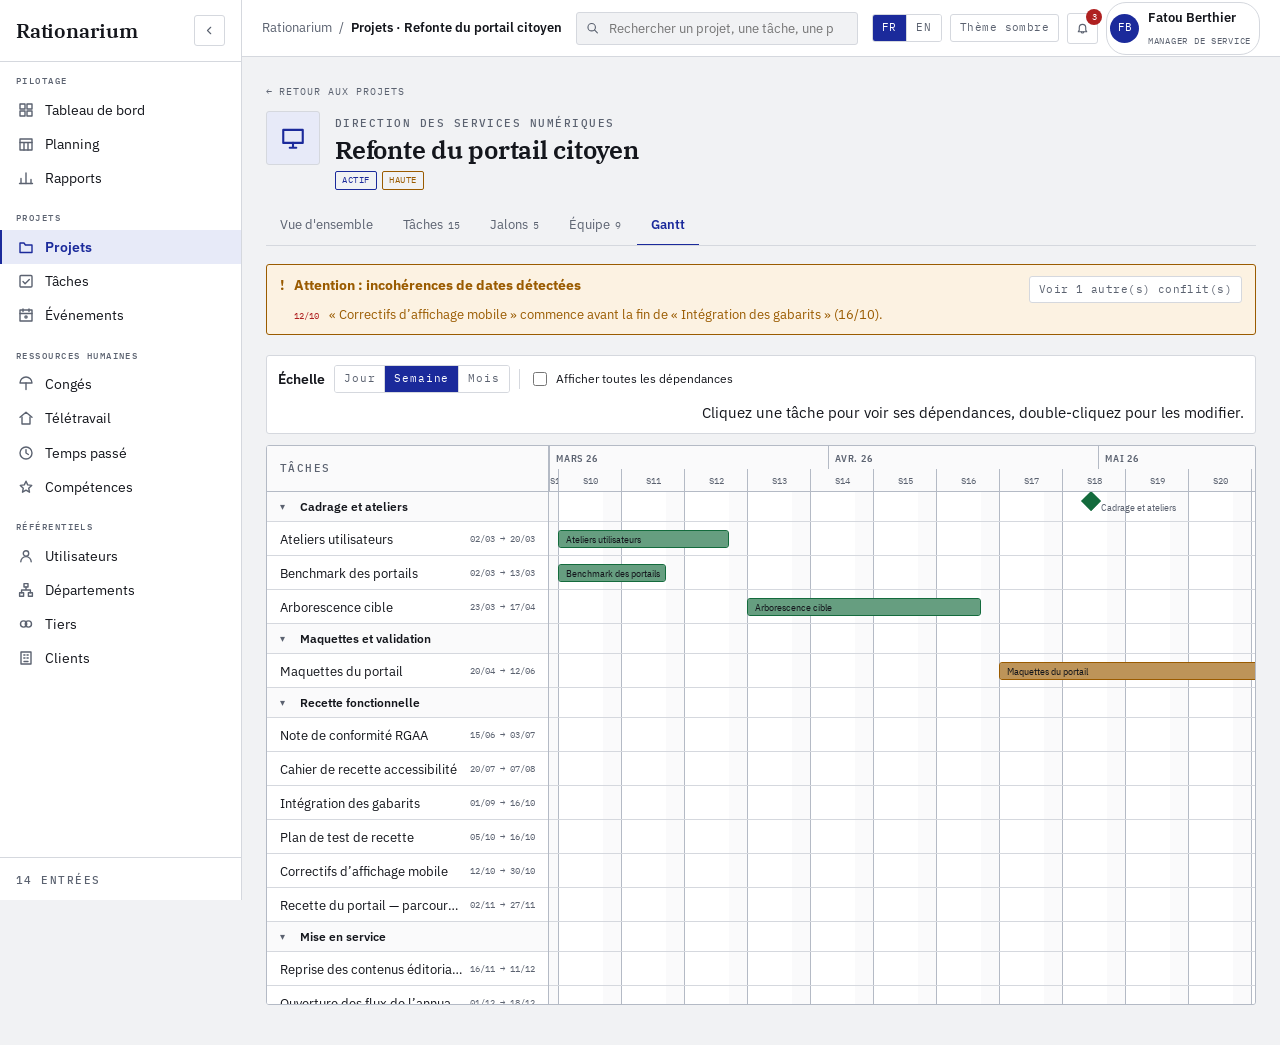
<file: rationarium/mockups/projet-gantt.html>
<!doctype html>
<html lang="fr">
<head>
<meta charset="utf-8">
<meta name="robots" content="noindex, nofollow">
<meta name="viewport" content="width=device-width, initial-scale=1">
<title>Rationarium — Projet, Gantt (Vue 15)</title>

<link rel="preconnect" href="https://fonts.googleapis.com">
<link rel="preconnect" href="https://fonts.gstatic.com" crossorigin>
<link href="https://fonts.googleapis.com/css2?family=IBM+Plex+Mono:wght@400;500;600&family=IBM+Plex+Sans+Condensed:wght@400;500;600&family=IBM+Plex+Sans:wght@400;500;600;700&family=IBM+Plex+Serif:wght@400;500;600&display=swap" rel="stylesheet">

<style>
/* ==========================================================================
   TRAME — SOCLE GRAPHIQUE
   Bloc canonique, recopié à l'identique dans chaque vue.
   Aucune dépendance externe hors polices (substituts système déclarés).
   Sommaire : 1 tokens · 2 base · 3 typo · 4 formulaires · 5 boutons
              6 alertes · 7 gabarit connexion · 8 grille miniature
              9 panneau de revue · 10 responsive
   ========================================================================== */

/* ── 1. TOKENS ─────────────────────────────────────────────────────────── */
:root{
  /* Surfaces & texte */
  --paper:#F1F2F4;
  --surface:#FFFFFF;
  --surface-2:#FAFAFB;
  --line:#D5D8DE;
  --line-strong:#B4BAC5;
  --ink:#14161C;
  --muted:#5B6270;

  /* Accent unique */
  --accent:#1B2A9B;
  --accent-strong:#121D75;
  --accent-soft:#E7EAF8;
  --on-accent:#FFFFFF;
  --brand-panel:#101A6E;

  /* Statuts de tâche */
  --st-todo:#5B6270;
  --st-doing:#1B2A9B;
  --st-review:#9A5B00;
  --st-done:#146B3D;
  --st-blocked:#AF2020;

  /* Présence & absences */
  --leave:#6A4BA6;
  --leave-pending:#8B7BB5;
  --telework:#0C6E86;
  --office:#5B6270;
  --event:#B8420B;
  --activity:#0F6E5C;

  /* Retours d'état */
  --danger-soft:#FBECEC;
  --success-soft:#E8F4ED;
  --warn-soft:#FCF2E2;

  /* Trames de fond */
  --trame-ferie:rgba(20,22,28,.055);
  --trame-vacances:rgba(27,42,155,.05);

  /* Chips sur surface de marque (contraste inversé) */
  --ob-todo:#AEB6C7; --ob-doing:#8FA9FF; --ob-review:#F2C46A;
  --ob-done:#6FD3A0; --ob-blocked:#FF9A9A; --ob-leave:#C3ABF5;
  --ob-telework:#7FD7E8; --ob-activity:#6ED6BE; --ob-event:#FFAE7A;

  /* Rythme */
  --r:3px;                /* rayon standard : net, jamais arrondi mou */
  --font-ui:'IBM Plex Sans',system-ui,-apple-system,'Segoe UI',sans-serif;
  --font-display:'IBM Plex Serif',Georgia,'Times New Roman',serif;
  --font-cond:'IBM Plex Sans Condensed','IBM Plex Sans',system-ui,sans-serif;
  --font-mono:'IBM Plex Mono',ui-monospace,'SFMono-Regular',Consolas,monospace;
}
html.dark{
  --paper:#0E1014;
  --surface:#161922;
  --surface-2:#1C202A;
  --line:#2A2F3B;
  --line-strong:#3D4453;
  --ink:#E7E9EE;
  --muted:#98A0AF;

  --accent:#8093FF;
  --accent-strong:#A3B0FF;
  --accent-soft:#1A2044;
  --on-accent:#0A0F2E;
  --brand-panel:#0A0F45;

  --st-todo:#98A0AF;
  --st-doing:#8093FF;
  --st-review:#E0A64B;
  --st-done:#5EC48D;
  --st-blocked:#F08585;

  --leave:#B39BE8;
  --leave-pending:#8E7FBD;
  --telework:#5FC3D8;
  --office:#98A0AF;
  --event:#F0975E;
  --activity:#54C7AE;

  --danger-soft:#2C1618;
  --success-soft:#12271C;
  --warn-soft:#2A2113;

  --trame-ferie:rgba(255,255,255,.05);
  --trame-vacances:rgba(128,147,255,.07);
}

/* ── 2. BASE ───────────────────────────────────────────────────────────── */
*,*::before,*::after{ box-sizing:border-box; }
html,body{ margin:0; padding:0; }
body{
  background:var(--paper); color:var(--ink);
  font-family:var(--font-ui); font-size:15px; line-height:1.5;
  -webkit-font-smoothing:antialiased; text-rendering:optimizeLegibility;
  min-height:100vh;
}
[hidden]{ display:none !important; }
a{ color:inherit; }
button{ font:inherit; color:inherit; background:none; border:none; padding:0; cursor:pointer; }
:focus-visible{ outline:2px solid var(--accent); outline-offset:2px; }
@keyframes spin{ to{ transform:rotate(360deg); } }
@keyframes rise{ from{ opacity:0; transform:translateY(4px); } to{ opacity:1; transform:none; } }

/* ── 3. TYPOGRAPHIE ────────────────────────────────────────────────────── */
/* Le libellé mono est le dispositif de repérage récurrent du produit. */
.eyebrow{
  font-family:var(--font-mono); font-size:10.5px; font-weight:500;
  letter-spacing:.14em; text-transform:uppercase; color:var(--muted);
  text-decoration:none;
}
a.eyebrow:hover{ color:var(--ink); }
.h1{ font-family:var(--font-display); font-size:28px; font-weight:600; letter-spacing:-.01em; margin:8px 0 6px; }
.lede{ font-size:14px; color:var(--muted); line-height:1.55; margin:0; }

/* ── 4. FORMULAIRES ────────────────────────────────────────────────────── */
.field-block{ margin-bottom:16px; }
.field-label{ display:block; font-size:12.5px; font-weight:600; letter-spacing:.01em; margin-bottom:6px; }
.field-head{ display:flex; align-items:baseline; justify-content:space-between; margin-bottom:6px; }
.field-head .field-label{ margin-bottom:0; }
.field{
  width:100%; display:block;
  background:var(--surface); color:var(--ink);
  border:1px solid var(--line-strong); border-radius:var(--r);
  padding:11px 13px; font-family:var(--font-ui); font-size:14.5px; line-height:1.3;
  transition:border-color .12s ease, box-shadow .12s ease, background-color .12s ease;
}
.field::placeholder{ color:var(--muted); opacity:.7; }
.field:focus{ outline:none; border-color:var(--accent); box-shadow:0 0 0 3px var(--accent-soft); }
.field[aria-invalid="true"]{ border-color:var(--st-blocked); }
.field[aria-invalid="true"]:focus{ box-shadow:0 0 0 3px var(--danger-soft); }
.field:disabled{ background:var(--surface-2); color:var(--muted); cursor:not-allowed; }
.field-error{ font-size:12.5px; color:var(--st-blocked); margin:5px 0 0; display:flex; gap:5px; align-items:flex-start; line-height:1.4; }
/* Le message garde sa place quand il est muet : le formulaire ne saute jamais. */
.field-error.is-quiet{ visibility:hidden; }
/* Indicateur de politique de mot de passe (vues 02 · 04 · 05) */
.policy{ margin-top:9px; display:grid; grid-template-columns:1fr 1fr; gap:5px 14px; }
.policy-item{ display:flex; align-items:center; gap:7px; font-size:11.5px; color:var(--muted); transition:color .15s ease; }
.policy-mark{
  display:inline-flex; align-items:center; justify-content:center; flex:none;
  width:14px; height:14px; border:1px solid var(--line-strong); border-radius:2px;
  font-family:var(--font-mono); font-size:9px; color:var(--muted);
  transition:color .15s ease, border-color .15s ease;
}
.policy-item.is-met{ color:var(--st-done); }
.policy-item.is-met .policy-mark{ color:var(--st-done); border-color:var(--st-done); }
.btn-stack{ display:grid; gap:8px; }
.sent-addr{ display:flex; flex-direction:column; gap:3px; margin:0 0 16px;
  padding:10px 12px; border:1px solid var(--line); border-radius:var(--r); background:var(--surface); }
.sent-mail{ font-family:var(--font-mono); font-size:12.5px; color:var(--ink); word-break:break-all; }
.rv-note{ font-family:var(--font-mono); font-size:9px; line-height:1.5; color:var(--muted); margin:6px 0 0; }

.field-wrap{ position:relative; }
.field-wrap .field{ padding-right:92px; }
.pw-toggle{
  position:absolute; right:6px; top:50%; transform:translateY(-50%);
  font-family:var(--font-mono); font-size:11px; letter-spacing:.06em;
  color:var(--muted); padding:5px 7px; border-radius:2px;
}
.pw-toggle:hover{ color:var(--ink); background:var(--accent-soft); }

/* ── 5. BOUTONS ────────────────────────────────────────────────────────── */
.btn{
  display:inline-flex; align-items:center; justify-content:center; gap:8px;
  border-radius:var(--r); font-size:14px; font-weight:600; letter-spacing:.01em;
  padding:11px 18px; border:1px solid transparent;
  transition:background-color .12s ease, border-color .12s ease, color .12s ease;
}
.btn-primary{ background:var(--accent); color:var(--on-accent); }
.btn-primary:hover:not(:disabled){ background:var(--accent-strong); }
.btn-secondary{ background:var(--surface); color:var(--ink); border-color:var(--line-strong); }
.btn-secondary:hover:not(:disabled){ border-color:var(--accent); color:var(--accent); }
.btn-block{ width:100%; }
.btn:disabled{ opacity:.6; cursor:not-allowed; }
.link{ color:var(--accent); text-decoration:none; border-bottom:1px solid transparent; }
.link:hover{ border-bottom-color:currentColor; }
.link-sm{ font-size:12.5px; }

.spinner{
  display:inline-block; width:14px; height:14px; border-radius:50%;
  border:2px solid rgba(255,255,255,.35); border-top-color:#fff;
  animation:spin .7s linear infinite;
}
.spinner-ink{ border-color:var(--line); border-top-color:var(--accent); width:12px; height:12px; }

/* Groupe segmenté (langue) */
.seg{ display:inline-flex; border:1px solid var(--line); border-radius:var(--r); overflow:hidden; }
.seg button{
  font-family:var(--font-mono); font-size:10.5px; letter-spacing:.08em;
  padding:5px 9px; color:var(--muted); background:var(--surface);
}
.seg button + button{ border-left:1px solid var(--line); }
.seg button[aria-pressed="true"]{ background:var(--accent); color:var(--on-accent); }
.chip-btn{
  font-family:var(--font-mono); font-size:10.5px; letter-spacing:.04em;
  padding:5px 9px; border:1px solid var(--line); border-radius:var(--r);
  background:var(--surface); color:var(--muted);
}
.chip-btn:hover{ color:var(--ink); border-color:var(--line-strong); }

/* ── 6. ALERTES ────────────────────────────────────────────────────────── */
.alert{
  display:flex; gap:10px; padding:11px 13px; border-radius:var(--r);
  border:1px solid; font-size:13.5px; line-height:1.45; margin-bottom:20px;
}
.alert-error{ background:var(--danger-soft); border-color:var(--st-blocked); color:var(--st-blocked); }
.alert-success{ background:var(--success-soft); border-color:var(--st-done); color:var(--st-done); }
/* Neutre : confirme qu'une action a eu lieu sans rien affirmer sur les données. */
.alert-neutral{ background:var(--accent-soft); border-color:var(--accent); color:var(--ink); }
.alert-neutral .alert-icon{ color:var(--accent); }
.alert-warn{ background:var(--warn-soft); border-color:var(--st-review); color:var(--st-review); }
.alert-icon{ flex:none; font-weight:700; }

/* ── 7. COQUILLE APPLICATIVE (§ B) ─────────────────────────────────────── */
.app{ display:grid; grid-template-columns:242px 1fr; min-height:100vh; }
.app.is-collapsed{ grid-template-columns:62px 1fr; }

/* Barre latérale */
.side{ background:var(--surface); border-right:1px solid var(--line); display:flex; flex-direction:column;
  position:sticky; top:0; height:100vh; overflow:hidden; }
.side-head{ display:flex; align-items:center; justify-content:space-between; gap:8px;
  padding:15px 16px; border-bottom:1px solid var(--line); min-height:57px; }
.side-mark{ font-family:var(--font-display); font-size:20px; font-weight:600; letter-spacing:-.01em; }
.app.is-collapsed .side-mark{ font-size:17px; }
.side-nav{ flex:1; overflow-y:auto; padding:12px 0 20px; }
.nav-group{ margin-bottom:16px; }
.nav-legend{ font-family:var(--font-mono); font-size:9px; font-weight:500; letter-spacing:.16em;
  text-transform:uppercase; color:var(--muted); margin:0 0 5px; padding:0 16px; }
.app.is-collapsed .nav-legend{ visibility:hidden; height:9px; margin-bottom:8px; }
.nav-item{ display:flex; align-items:center; gap:11px; padding:7px 16px; font-size:13.5px;
  color:var(--ink); text-decoration:none; border-left:2px solid transparent; white-space:nowrap; }
.nav-item:hover{ background:var(--surface-2); }
.nav-item.is-active{ border-left-color:var(--accent); color:var(--accent); background:var(--accent-soft); font-weight:600; }
.nav-item .ico{ flex:none; color:var(--muted); }
.nav-item.is-active .ico{ color:var(--accent); }
.app.is-collapsed .nav-item span{ display:none; }
.app.is-collapsed .nav-item{ justify-content:center; padding:9px 0; }
.side-foot{ border-top:1px solid var(--line); padding:10px 16px; }
.app.is-collapsed .side-foot{ padding:10px 8px; }

/* En-tête */
.topbar{ position:sticky; top:0; z-index:30; background:var(--surface); border-bottom:1px solid var(--line);
  display:flex; align-items:center; gap:14px; padding:0 20px; min-height:57px; }
.crumb{ display:flex; align-items:center; gap:7px; font-size:13px; color:var(--muted); white-space:nowrap; }
.crumb b{ color:var(--ink); font-weight:600; }
.search{ position:relative; flex:1; max-width:380px; }
.search .ico{ position:absolute; left:10px; top:50%; transform:translateY(-50%); color:var(--muted); }
.search input{ width:100%; background:var(--paper); border:1px solid var(--line); border-radius:var(--r);
  padding:7px 11px 7px 32px; font-family:var(--font-ui); font-size:13px; color:var(--ink); }
.search input:focus{ outline:none; border-color:var(--accent); box-shadow:0 0 0 3px var(--accent-soft); background:var(--surface); }
.topbar-right{ margin-left:auto; display:flex; align-items:center; gap:8px; }
.icon-btn{ display:inline-flex; align-items:center; justify-content:center; width:31px; height:31px;
  border:1px solid var(--line); border-radius:var(--r); color:var(--muted); background:var(--surface); position:relative; }
.icon-btn:hover{ color:var(--ink); border-color:var(--line-strong); }
.dot-badge{ position:absolute; top:-5px; right:-5px; min-width:16px; height:16px; padding:0 4px;
  background:var(--st-blocked); color:#fff; border-radius:8px; font-family:var(--font-mono);
  font-size:9px; display:flex; align-items:center; justify-content:center; }
.avatar{ width:29px; height:29px; border-radius:50%; background:var(--accent); color:var(--on-accent);
  display:flex; align-items:center; justify-content:center; font-family:var(--font-mono); font-size:10.5px; flex:none; }
.usermenu-btn{ display:flex; align-items:center; gap:9px; padding:3px 8px 3px 3px;
  border:1px solid var(--line); border-radius:20px; background:var(--surface); }
.usermenu-btn:hover{ border-color:var(--line-strong); }
.um-name{ font-size:12.5px; font-weight:600; line-height:1.15; }
.um-role{ font-family:var(--font-mono); font-size:9px; letter-spacing:.08em; text-transform:uppercase; color:var(--muted); }

/* Panneaux flottants */
.pop{ position:absolute; top:46px; right:0; width:330px; background:var(--surface);
  border:1px solid var(--line-strong); border-radius:var(--r); z-index:40; }
.pop-sm{ width:190px; }
.pop-head{ display:flex; align-items:center; justify-content:space-between; gap:10px;
  padding:10px 13px; border-bottom:1px solid var(--line); }
.pop-list{ max-height:330px; overflow-y:auto; }
.pop-item{ display:flex; gap:10px; padding:11px 13px; border-bottom:1px solid var(--line); text-decoration:none; }
.pop-item:last-child{ border-bottom:none; }
.pop-item:hover{ background:var(--surface-2); }
.pop-item.is-unread{ background:var(--accent-soft); }
.pop-mark{ width:6px; height:6px; border-radius:50%; background:var(--accent); flex:none; margin-top:6px; }
.pop-item:not(.is-unread) .pop-mark{ background:transparent; }
.pop-body{ min-width:0; }
.pop-title{ font-size:12.5px; font-weight:600; line-height:1.35; }
.pop-meta{ font-family:var(--font-mono); font-size:9.5px; color:var(--muted); margin-top:3px; display:block; }
.pop-action{ display:block; padding:9px 13px; font-size:12.5px; color:var(--ink); text-decoration:none; }
.pop-action:hover{ background:var(--surface-2); }
.pop-action + .pop-action{ border-top:1px solid var(--line); }
.has-pop{ position:relative; }

/* ── 8. GABARIT DE PAGE ────────────────────────────────────────────────── */
.main{ min-width:0; display:flex; flex-direction:column; }
.page{ padding:22px 24px 40px; max-width:1360px; width:100%; }
.greet{ margin-bottom:20px; }
.greet .h1{ margin:6px 0 4px; }
.panel{ background:var(--surface); border:1px solid var(--line); border-radius:var(--r); }
.panel + .panel{ margin-top:16px; }
.panel-head{ display:flex; align-items:center; justify-content:space-between; gap:12px;
  padding:11px 14px; border-bottom:1px solid var(--line); }
.panel-title{ font-size:13.5px; font-weight:600; }
.panel-body{ padding:14px; }
.panel-body.is-flush{ padding:0; }
.empty{ text-align:center; padding:24px 16px; }
.empty p{ margin:0 0 4px; font-size:13px; color:var(--ink); }
.empty small{ font-size:12px; color:var(--muted); display:block; margin-bottom:10px; }

/* Indicateurs */
.kpi-grid{ display:grid; grid-template-columns:repeat(4,1fr); gap:12px; margin-bottom:18px; }
.kpi{ background:var(--surface); border:1px solid var(--line); border-radius:var(--r); padding:13px 14px; }
.kpi-val{ font-family:var(--font-display); font-size:28px; font-weight:600; line-height:1.1; margin:6px 0 2px; }
.kpi-sub{ font-size:11.5px; color:var(--muted); }
.kpi.is-alert .kpi-val{ color:var(--st-blocked); }
.kpi.is-alert .kpi-sub{ color:var(--st-blocked); }

.dash-grid{ display:grid; grid-template-columns:minmax(0,1.55fr) minmax(0,1fr); gap:16px; align-items:start; }

/* ── 9. VOCABULAIRE DES OCCUPATIONS SUR SURFACE CLAIRE ─────────────────── */
/* Même grammaire que la grille du planning : couleur = statut, pastille = projet. */
.pglyph{ display:inline-flex; align-items:center; justify-content:center; flex:none;
  width:15px; height:15px; border:1px solid var(--line-strong); border-radius:2px;
  font-family:var(--font-mono); font-size:8px; font-style:normal; color:var(--muted); background:var(--surface); }
.tchip{ display:flex; align-items:center; gap:5px; font-family:var(--font-cond); font-size:11px;
  line-height:1.3; padding:3px 5px; border-radius:2px; border-left:3px solid currentColor;
  background:var(--surface-2); background:color-mix(in srgb, currentColor 12%, var(--surface)); }
.tchip > span{ color:var(--ink); min-width:0; white-space:nowrap; overflow:hidden; text-overflow:ellipsis; }
.tchip .pglyph{ width:12px; height:12px; font-size:7px; background:transparent; }
.tchip-indep{ border-left-style:dashed; }
.tchip-flat{ border-left:none; padding-left:8px; }

/* Extrait de semaine personnel */
.week{ display:grid; grid-template-columns:repeat(5,1fr); }
.week-col + .week-col{ border-left:1px solid var(--line); }
.week-day{ font-family:var(--font-cond); font-size:10.5px; font-weight:600; letter-spacing:.08em;
  text-transform:uppercase; color:var(--muted); padding:8px 9px 6px; }
.week-col.is-today .week-day{ color:var(--accent); }
.week-col.is-today{ background:var(--accent-soft); }
.week-cell{ padding:0 6px 10px; display:flex; flex-direction:column; gap:3px; min-height:74px; }
.week-none{ font-family:var(--font-mono); font-size:10px; color:var(--muted); padding:2px 3px; }

/* Lignes de tâches */
.tabs{ display:flex; gap:2px; }
.tab{ font-size:12.5px; padding:5px 10px; border:1px solid transparent; border-radius:var(--r); color:var(--muted); }
.tab[aria-selected="true"]{ background:var(--accent-soft); color:var(--accent); font-weight:600; }
.trow{ display:grid; grid-template-columns:minmax(0,1fr) auto auto; gap:12px; align-items:center;
  padding:10px 14px; border-bottom:1px solid var(--line); }
.trow:last-child{ border-bottom:none; }
.trow:hover{ background:var(--surface-2); }
.trow-title{ display:flex; align-items:center; gap:7px; font-size:13.5px; font-weight:600; min-width:0; }
.trow-title span{ overflow:hidden; text-overflow:ellipsis; white-space:nowrap; }
.trow-meta{ font-family:var(--font-mono); font-size:9.5px; color:var(--muted); margin-top:3px; display:block; }
.badge{ font-family:var(--font-mono); font-size:8.5px; letter-spacing:.08em; text-transform:uppercase;
  padding:2px 5px; border-radius:2px; border:1px solid currentColor; flex:none; }
.badge-late{ color:var(--st-blocked); }
.badge-indep{ color:var(--muted); }
.mini-select{ font-family:var(--font-ui); font-size:12px; padding:5px 7px; border:1px solid var(--line-strong);
  border-radius:var(--r); background:var(--surface); color:var(--ink); }
.mini-select:focus{ outline:none; border-color:var(--accent); box-shadow:0 0 0 3px var(--accent-soft); }
.hours{ display:flex; align-items:center; gap:5px; }
.hours input{ width:52px; text-align:right; font-family:var(--font-mono); font-size:12px;
  padding:5px 7px; border:1px solid var(--line-strong); border-radius:var(--r);
  background:var(--surface); color:var(--ink); }
.hours input:focus{ outline:none; border-color:var(--accent); box-shadow:0 0 0 3px var(--accent-soft); }
.hours-unit{ font-family:var(--font-mono); font-size:11px; color:var(--muted); }
.hours-note{ font-family:var(--font-mono); font-size:9px; color:var(--muted); margin-top:3px; text-align:right; display:block; }
.check{ display:flex; align-items:center; gap:7px; font-size:12.5px; color:var(--muted); white-space:nowrap; }
.check input{ accent-color:var(--accent); width:15px; height:15px; }

/* To-do */
.todo-add{ display:flex; gap:8px; padding:12px 14px; border-bottom:1px solid var(--line); }
.todo-add input{ flex:1; background:var(--surface); border:1px solid var(--line-strong); border-radius:var(--r);
  padding:7px 10px; font-family:var(--font-ui); font-size:13px; color:var(--ink); }
.todo-add input:focus{ outline:none; border-color:var(--accent); box-shadow:0 0 0 3px var(--accent-soft); }
.todo-add input:disabled{ background:var(--surface-2); color:var(--muted); cursor:not-allowed; }
.todo-item{ display:flex; align-items:center; gap:9px; padding:8px 14px; border-bottom:1px solid var(--line); }
.todo-item:last-child{ border-bottom:none; }
.todo-item:hover{ background:var(--surface-2); }
.todo-label{ flex:1; font-size:13px; cursor:text; }
.todo-item.is-done .todo-label{ color:var(--muted); text-decoration:line-through; }
.todo-del{ font-family:var(--font-mono); font-size:12px; color:var(--muted); opacity:0; }
.todo-item:hover .todo-del{ opacity:1; }
.todo-del:hover{ color:var(--st-blocked); }
.todo-sep{ display:flex; align-items:center; gap:8px; padding:8px 14px; border-bottom:1px solid var(--line);
  background:var(--surface-2); }
.todo-limit{ padding:9px 14px; font-size:11.5px; color:var(--st-review); background:var(--warn-soft);
  border-bottom:1px solid var(--line); }

/* Projets */
.prow{ display:grid; grid-template-columns:auto minmax(0,1fr) auto; gap:10px; align-items:center;
  padding:10px 14px; border-bottom:1px solid var(--line); text-decoration:none; }
.prow:last-child{ border-bottom:none; }
.prow:hover{ background:var(--surface-2); }
.prow-name{ font-size:13px; font-weight:600; white-space:nowrap; overflow:hidden; text-overflow:ellipsis; }
.prow-role{ font-family:var(--font-mono); font-size:9px; letter-spacing:.06em; text-transform:uppercase; color:var(--muted); }
.bar{ height:4px; border-radius:2px; background:var(--line); position:relative; margin-top:6px; }
.bar > i{ position:absolute; top:0; bottom:0; left:0; border-radius:2px; background:var(--accent); }
.prow-pct{ font-family:var(--font-mono); font-size:11px; color:var(--muted); }

/* Icônes */
.ico{ width:16px; height:16px; fill:none; stroke:currentColor; stroke-width:1.4;
  stroke-linecap:round; stroke-linejoin:round; flex:none; }
.ico-sm{ width:13px; height:13px; }

/* ── 11. PLANNING — GRILLE PERSONNES × JOURS ───────────────────────────── */
/* Trois strates par cellule : présence · lieu · occupations.
   La couleur reste au statut, la pastille au projet, le filet interrompu au hors-projet. */

.pl-toolbar{ display:flex; align-items:center; gap:12px; flex-wrap:wrap; margin-bottom:11px; }
.pl-period{ font-size:13.5px; font-weight:600; white-space:nowrap; }
.pl-nav{ display:flex; align-items:center; gap:4px; }
.nav-sq{ display:inline-flex; align-items:center; justify-content:center; width:28px; height:28px;
  border:1px solid var(--line-strong); border-radius:var(--r); color:var(--muted); background:var(--surface);
  font-family:var(--font-mono); font-size:12px; }
.nav-sq:hover{ color:var(--accent); border-color:var(--accent); }

.filters{ display:flex; align-items:center; gap:9px; flex-wrap:wrap; padding:9px 11px;
  background:var(--surface); border:1px solid var(--line); border-radius:var(--r); margin-bottom:11px; }
.filters .vsep{ width:1px; height:20px; background:var(--line); }
.f-input{ font-family:var(--font-ui); font-size:12px; padding:5px 8px; border:1px solid var(--line-strong);
  border-radius:var(--r); background:var(--surface); color:var(--ink); }
.f-input:focus{ outline:none; border-color:var(--accent); box-shadow:0 0 0 3px var(--accent-soft); }
.layers{ display:flex; align-items:center; gap:11px; flex-wrap:wrap; }
.layer{ display:inline-flex; align-items:center; gap:6px; font-size:12px; color:var(--muted); white-space:nowrap; }
.layer input{ accent-color:var(--accent); width:14px; height:14px; }
.layer.is-on{ color:var(--ink); }

/* Cadre de grille */
.pl-wrap{ border:1px solid var(--line-strong); border-radius:var(--r); background:var(--surface);
  overflow:auto; max-height:calc(100vh - 300px); position:relative; }
.pl{ display:grid; grid-template-columns:var(--cols); min-width:max-content; }

.pl-corner{ position:sticky; top:0; left:0; z-index:6; background:var(--surface-2);
  border-bottom:1px solid var(--line-strong); border-right:1px solid var(--line-strong); padding:8px 10px; }
.pl-head{ position:sticky; top:0; z-index:4; background:var(--surface-2); text-align:center;
  padding:6px 8px; border-bottom:1px solid var(--line-strong); border-left:1px solid var(--line); }
.pl-dow{ display:block; font-family:var(--font-cond); font-size:9.5px; font-weight:600;
  letter-spacing:.11em; text-transform:uppercase; color:var(--muted); }
.pl-dnum{ font-family:var(--font-display); font-size:17px; font-weight:600; line-height:1.15; }
.pl-head.is-today .pl-dnum,.pl-head.is-today .pl-dow{ color:var(--accent); }
.pl-head.is-off .pl-dnum{ color:var(--muted); }

/* Bandeau de calendrier : nommé plutôt que deviné */
.pl-bandcell{ font-family:var(--font-cond); font-size:9.5px; letter-spacing:.06em; text-transform:uppercase;
  text-align:center; padding:3px 4px; color:var(--muted); border-bottom:1px solid var(--line);
  border-left:1px solid var(--line); white-space:nowrap; overflow:hidden; text-overflow:ellipsis; }
.pl-bandlab{ position:sticky; left:0; z-index:3; background:var(--surface-2); border-bottom:1px solid var(--line);
  border-right:1px solid var(--line-strong); padding:3px 10px; }
.is-vac{ background:var(--trame-vacances); }
.is-ferie{ background:var(--trame-ferie); }

/* Groupe de service */
.grp{ grid-column:1/-1; position:sticky; left:0; display:flex; align-items:center; gap:10px;
  padding:6px 11px; background:var(--surface-2); border-top:1px solid var(--line-strong);
  border-bottom:1px solid var(--line); z-index:3; }
.grp-name{ font-size:12.5px; font-weight:600; }
.grp-caret{ font-family:var(--font-mono); font-size:10px; color:var(--muted); width:12px; }
.grp-meta{ font-family:var(--font-mono); font-size:9.5px; color:var(--muted); }

/* Ligne ressource */
.res{ position:sticky; left:0; z-index:2; background:var(--surface); display:flex; align-items:center; gap:8px;
  padding:7px 11px; border-right:1px solid var(--line-strong); border-bottom:1px solid var(--line); }
.res-av{ width:24px; height:24px; border-radius:50%; background:var(--accent-soft); color:var(--accent);
  display:flex; align-items:center; justify-content:center; font-family:var(--font-mono); font-size:9px; flex:none; }
.res-name{ font-size:12.5px; white-space:nowrap; overflow:hidden; text-overflow:ellipsis; }

/* Cellule */
.cell{ border-left:1px solid var(--line); border-bottom:1px solid var(--line);
  padding:4px; min-height:54px; display:flex; flex-direction:column; gap:3px; position:relative; }
.cell.is-today{ background:color-mix(in srgb, var(--accent) 5%, var(--surface)); }
.cell.is-drop{ outline:2px dashed var(--accent); outline-offset:-2px; background:var(--accent-soft); }
.cell-add{ position:absolute; right:3px; bottom:3px; width:17px; height:17px; border-radius:2px;
  border:1px solid var(--line-strong); background:var(--surface); color:var(--muted);
  font-family:var(--font-mono); font-size:11px; line-height:1; opacity:0; }
.cell:hover .cell-add{ opacity:1; }
.cell-add:hover{ color:var(--accent); border-color:var(--accent); }

/* Strate 1 — absence : occupe la cellule, rien d'autre à afficher */
.leave{ flex:1; display:flex; align-items:center; gap:5px; padding:5px 7px; border-radius:2px;
  font-family:var(--font-cond); font-size:10.5px; color:var(--ink); min-height:28px;
  background:color-mix(in srgb, var(--leave) 20%, var(--surface)); border-left:3px solid var(--leave); }
.leave-pending{ background:color-mix(in srgb, var(--leave-pending) 14%, var(--surface));
  border-left-style:dashed;
  background-image:repeating-linear-gradient(135deg, rgba(120,110,150,.16) 0 4px, transparent 4px 8px); }
.leave-tag{ font-family:var(--font-mono); font-size:8px; letter-spacing:.06em; text-transform:uppercase;
  color:var(--muted); margin-left:auto; }
.leave.is-half{ flex:0 0 auto; }

/* Strate 2 — lieu : discret, cliquable */
.pres{ display:flex; align-items:center; gap:5px; font-family:var(--font-cond); font-size:9.5px;
  letter-spacing:.07em; text-transform:uppercase; padding:2px 5px; border-radius:2px;
  border:1px dashed var(--line-strong); color:var(--muted); background:transparent; width:100%; }
.pres:hover{ border-color:var(--accent); color:var(--accent); }
.pres.is-tt{ border-style:solid; border-color:var(--telework); color:var(--telework);
  background:color-mix(in srgb, var(--telework) 9%, var(--surface)); }
.pres.is-office{ border-style:solid; border-color:var(--line-strong); color:var(--muted); }
.pres.is-locked{ cursor:not-allowed; }
.pres-dot{ width:5px; height:5px; border-radius:50%; background:currentColor; flex:none; }

/* Strate 3 — occupations */
.occ{ display:flex; align-items:center; gap:4px; font-family:var(--font-cond); font-size:10.5px;
  line-height:1.25; padding:3px 5px; border-radius:2px; border-left:3px solid currentColor;
  background:color-mix(in srgb, currentColor 12%, var(--surface)); cursor:grab; text-align:left; width:100%; }
.occ:hover{ background:color-mix(in srgb, currentColor 20%, var(--surface)); }
.occ > span{ color:var(--ink); min-width:0; white-space:nowrap; overflow:hidden; text-overflow:ellipsis; }
.occ.is-indep{ border-left-style:dashed; }
.occ.is-flat{ border-left-width:3px; }
.occ:active{ cursor:grabbing; }
.occ.is-dragging{ opacity:.4; }
.occ-ext{ font-family:var(--font-mono); font-size:7.5px; letter-spacing:.06em; color:var(--event);
  border:1px solid currentColor; border-radius:2px; padding:0 2px; margin-left:auto; flex:none; }
.occ-more{ font-family:var(--font-mono); font-size:9px; color:var(--muted); padding:1px 4px; text-align:left; }

/* Ligne de synthèse */
.sum-lab{ position:sticky; left:0; bottom:0; z-index:4; background:var(--surface-2);
  border-right:1px solid var(--line-strong); border-top:1px solid var(--line-strong); padding:7px 11px; }
.sum-cell{ position:sticky; bottom:0; z-index:3; background:var(--surface-2); text-align:center;
  border-left:1px solid var(--line); border-top:1px solid var(--line-strong); padding:7px 4px; }
.sum-val{ font-family:var(--font-mono); font-size:11px; }
.sum-pct{ font-family:var(--font-mono); font-size:9px; color:var(--muted); display:block; }
.sum-cell.is-high .sum-val{ color:var(--st-review); font-weight:600; }

/* Légende filtrante */
.legend{ display:grid; grid-template-columns:repeat(5,minmax(0,1fr)); gap:0; }
.legend-sec{ padding:11px 13px; border-left:1px solid var(--line); }
.legend-sec:first-child{ border-left:none; }
.legend-list{ display:flex; flex-direction:column; gap:4px; margin-top:7px; }
.lg{ display:flex; align-items:center; gap:7px; font-size:11.5px; color:var(--ink);
  padding:2px 4px; border-radius:2px; text-align:left; }
.lg:hover{ background:var(--surface-2); }
.lg-sw{ width:11px; height:11px; border-radius:2px; border-left:3px solid currentColor;
  background:color-mix(in srgb, currentColor 22%, var(--surface)); flex:none; }
.lg-sw.is-dashed{ border-left-style:dashed; }
.lg-sw.is-flat{ border-left:none; background:currentColor; }
.lg[aria-pressed="false"]{ color:var(--muted); opacity:.5; text-decoration:line-through; }

/* Panneau de détail latéral */
.drawer{ position:fixed; top:0; right:0; width:340px; height:100vh; background:var(--surface);
  border-left:1px solid var(--line-strong); z-index:55; display:flex; flex-direction:column;
  transform:translateX(100%); transition:transform .18s ease; }
.drawer.is-open{ transform:none; }
.drawer-head{ display:flex; align-items:flex-start; justify-content:space-between; gap:10px;
  padding:14px; border-bottom:1px solid var(--line); }
.drawer-body{ padding:14px; overflow-y:auto; flex:1; }
.dl{ display:grid; grid-template-columns:96px 1fr; gap:7px 12px; font-size:12.5px; }
.dl dt{ font-family:var(--font-mono); font-size:9.5px; letter-spacing:.08em; text-transform:uppercase;
  color:var(--muted); padding-top:2px; }
.dl dd{ margin:0; }

/* Notifications d'action */
.toasts{ position:fixed; left:50%; bottom:18px; transform:translateX(-50%); z-index:70;
  display:flex; flex-direction:column; gap:8px; width:min(460px,92vw); }
.toast{ display:flex; gap:9px; padding:10px 12px; border-radius:var(--r); border:1px solid;
  font-size:12.5px; line-height:1.45; background:var(--surface); animation:rise .22s ease both; }
.toast-err{ border-color:var(--st-blocked); color:var(--st-blocked); background:var(--danger-soft); }
.toast-warn{ border-color:var(--st-review); color:var(--st-review); background:var(--warn-soft); }
.toast-ok{ border-color:var(--st-done); color:var(--st-done); background:var(--success-soft); }

.pl-empty{ padding:44px 20px; text-align:center; }

@media (max-width:900px){
  .pl-wrap{ max-height:none; }
  .drawer{ width:100%; }
}

/* ── 12. PLANNING — VUE MOIS ───────────────────────────────────────────── */
/* À 34 px de large, le texte ne tient plus. La cellule devient une texture :
   barres = occupations (couleur = statut), aplat = absence, filet bas = lieu.
   Le détail se lit au survol ou au clavier, jamais dans la cellule. */

.mo{ display:grid; grid-template-columns:var(--cols); min-width:max-content; }

.mo-head{ position:sticky; top:0; z-index:4; background:var(--surface-2); text-align:center;
  padding:5px 1px 6px; border-bottom:1px solid var(--line-strong); border-left:1px solid var(--line); }
.mo-dow{ display:block; font-family:var(--font-cond); font-size:8.5px; font-weight:600;
  letter-spacing:.04em; text-transform:uppercase; color:var(--muted); }
.mo-num{ font-family:var(--font-mono); font-size:11px; }
.mo-head.is-mon,.mcell.is-mon,.msum.is-mon,.mo-band.is-mon{ border-left:1px solid var(--line-strong); }
.mo-head.is-today{ background:var(--accent-soft); }
.mo-head.is-today .mo-num,.mo-head.is-today .mo-dow{ color:var(--accent); font-weight:700; }
.mo-head.is-off .mo-num,.mo-head.is-off .mo-dow{ color:var(--muted); opacity:.65; }

/* Bandeau de calendrier : une seule étiquette par période, pas un lavis répété */
.mo-bandlab{ position:sticky; left:0; z-index:3; background:var(--surface-2);
  border-right:1px solid var(--line-strong); border-bottom:1px solid var(--line); padding:3px 11px; }
.mo-band{ font-family:var(--font-cond); font-size:9px; font-weight:600; letter-spacing:.09em;
  text-transform:uppercase; text-align:center; padding:3px 2px; color:var(--muted);
  border-bottom:1px solid var(--line); border-left:1px solid var(--line);
  white-space:nowrap; overflow:hidden; text-overflow:ellipsis; }
.mo-band.is-vac{ background:var(--trame-vacances); }
.mo-band.is-ferie{ background:var(--trame-ferie); color:var(--ink); }

/* Micro-cellule */
.mcell{ border-left:1px solid var(--line); border-bottom:1px solid var(--line);
  height:34px; padding:4px 3px 6px; display:flex; flex-direction:column; gap:2px;
  position:relative; background:none; width:100%; }
.mcell.is-off{ background:var(--surface-2); }
.mcell.is-today{ background:color-mix(in srgb, var(--accent) 7%, var(--surface)); }
.mcell.is-ferie{ background:var(--trame-ferie); }
.mcell:hover{ background:var(--accent-soft); }
.mcell:focus-visible{ outline:2px solid var(--accent); outline-offset:-2px; z-index:2; }

.mbar{ height:4px; border-radius:1px; background:currentColor; flex:none; }
.mbar.is-indep{ background:repeating-linear-gradient(90deg, currentColor 0 3px, transparent 3px 5px); }
.mleave{ position:absolute; left:2px; right:2px; top:2px; bottom:2px; border-radius:2px;
  background:color-mix(in srgb, var(--leave) 32%, var(--surface)); }
.mleave.is-pending{ background-color:color-mix(in srgb, var(--leave-pending) 14%, var(--surface));
  background-image:repeating-linear-gradient(135deg, rgba(106,75,166,.30) 0 3px, transparent 3px 6px); }
.mleave.is-am{ bottom:50%; }
.mleave.is-pm{ top:50%; }
.mplace{ position:absolute; left:3px; right:3px; bottom:2px; height:3px; border-radius:1px;
  background:var(--telework); }
.mplace.is-office{ background:var(--line-strong); }
.mcount{ position:absolute; right:2px; top:1px; font-family:var(--font-mono); font-size:7.5px; color:var(--muted); }

/* Synthèse « hors présentiel » : la tendance du mois se lit comme une courbe */
.msum{ position:sticky; bottom:0; z-index:3; background:var(--surface-2);
  border-top:1px solid var(--line-strong); border-left:1px solid var(--line);
  height:46px; display:flex; flex-direction:column; justify-content:flex-end; align-items:center; gap:2px; padding:3px 2px 4px; }
.msum-bar{ width:9px; min-height:1px; background:var(--accent); border-radius:1px 1px 0 0; opacity:.55; }
.msum.is-high .msum-bar{ background:var(--st-review); opacity:1; }
.msum-n{ font-family:var(--font-mono); font-size:8px; color:var(--muted); line-height:1; }
.msum-lab{ position:sticky; left:0; bottom:0; z-index:4; background:var(--surface-2);
  border-right:1px solid var(--line-strong); border-top:1px solid var(--line-strong);
  padding:7px 11px; display:flex; flex-direction:column; justify-content:center; }

/* Carte de survol : le détail sort de la cellule */
.hcard{ position:fixed; z-index:80; width:242px; background:var(--surface);
  border:1px solid var(--line-strong); border-radius:var(--r); padding:10px 11px;
  pointer-events:none; box-shadow:0 2px 0 rgba(0,0,0,.04); }
.hcard-head{ display:flex; align-items:baseline; justify-content:space-between; gap:8px;
  padding-bottom:7px; margin-bottom:7px; border-bottom:1px solid var(--line); }
.hcard-list{ display:flex; flex-direction:column; gap:3px; }
.hcard .occ{ cursor:default; }
.hcard-none{ font-size:11.5px; color:var(--muted); }

/* ── 13. PLANNING — VUE ACTIVITÉ (axes inversés) ───────────────────────── */
/* Jours en lignes, tâches prédéfinies en colonnes. L'inversion est annoncée
   dans la cellule d'angle, pas laissée à deviner. */

.ax{ display:flex; flex-direction:column; gap:2px; }
.ax-line{ display:flex; align-items:center; gap:5px; font-family:var(--font-mono);
  font-size:9px; letter-spacing:.08em; text-transform:uppercase; color:var(--muted); }
.ax-arrow{ color:var(--accent); font-size:11px; line-height:1; }

.act{ display:grid; grid-template-columns:var(--cols); min-width:max-content; }
.act-corner{ position:sticky; top:0; left:0; z-index:6; background:var(--surface-2);
  border-bottom:1px solid var(--line-strong); border-right:1px solid var(--line-strong); padding:9px 11px; }
.act-head{ position:sticky; top:0; z-index:4; background:var(--surface-2);
  border-bottom:1px solid var(--line-strong); border-left:1px solid var(--line); padding:8px 9px; }
.act-head-top{ display:flex; align-items:center; gap:6px; }
.act-name{ font-size:12px; font-weight:600; line-height:1.25; }
.act-sub{ display:block; font-family:var(--font-mono); font-size:9px; color:var(--muted); margin-top:3px; }
.act-glyph{ width:16px; height:16px; border-radius:2px; flex:none; display:flex; align-items:center;
  justify-content:center; font-family:var(--font-mono); font-size:8.5px; color:#fff; }

.act-day{ position:sticky; left:0; z-index:2; background:var(--surface);
  border-right:1px solid var(--line-strong); border-bottom:1px solid var(--line);
  padding:9px 11px; display:flex; align-items:baseline; gap:8px; }
.act-day.is-today{ background:var(--accent-soft); }
.act-day.is-off{ background:var(--surface-2); }
.act-dow{ font-family:var(--font-cond); font-size:11.5px; font-weight:600; text-transform:uppercase;
  letter-spacing:.07em; }
.act-date{ font-family:var(--font-mono); font-size:10px; color:var(--muted); }
.act-ferie{ display:block; font-family:var(--font-mono); font-size:9px; color:var(--st-review); }

.acell{ border-left:1px solid var(--line); border-bottom:1px solid var(--line);
  padding:6px; min-height:88px; display:flex; flex-direction:column; gap:4px; position:relative; }
.acell.is-today{ background:color-mix(in srgb, var(--accent) 4%, var(--surface)); }
.acell.is-off{ background:var(--surface-2); }
.acell-none{ font-family:var(--font-mono); font-size:12px; color:var(--muted); padding:2px 0; }

.agent{ display:flex; align-items:center; gap:6px; padding:3px 5px; border-radius:2px;
  border:1px solid var(--line); background:var(--surface); }
.agent-av{ width:18px; height:18px; border-radius:50%; background:var(--accent-soft); color:var(--accent);
  display:flex; align-items:center; justify-content:center; font-family:var(--font-mono); font-size:8px; flex:none; }
.agent-name{ font-family:var(--font-cond); font-size:11px; min-width:0; white-space:nowrap;
  overflow:hidden; text-overflow:ellipsis; flex:1; }
.agent-st{ width:17px; height:17px; border-radius:2px; border:1px solid var(--line-strong);
  font-family:var(--font-mono); font-size:10px; line-height:1; color:var(--muted); flex:none; }
.agent-st.is-done{ color:var(--st-done); border-color:var(--st-done); }
.agent-st.is-missed{ color:var(--st-blocked); border-color:var(--st-blocked); }
.agent.is-done{ border-color:color-mix(in srgb, var(--st-done) 45%, var(--line)); }
.agent.is-missed{ border-color:color-mix(in srgb, var(--st-blocked) 45%, var(--line)); }

.acell-more{ font-family:var(--font-mono); font-size:9.5px; color:var(--muted); text-align:left; padding:1px 4px; }
.acell-add{ margin-top:auto; font-family:var(--font-mono); font-size:10px; letter-spacing:.06em;
  text-transform:uppercase; color:var(--muted); border:1px dashed var(--line-strong);
  border-radius:2px; padding:3px 6px; text-align:center; }
.acell-add:hover{ color:var(--accent); border-color:var(--accent); }

/* Fenêtre d'ajout d'agents */
.scrim-modal{ position:fixed; inset:0; background:rgba(8,10,16,.45); z-index:80;
  display:flex; align-items:center; justify-content:center; padding:20px; }
.modal{ width:min(520px,100%); max-height:86vh; background:var(--surface);
  border:1px solid var(--line-strong); border-radius:var(--r); display:flex; flex-direction:column; }
.modal-head{ padding:14px 16px; border-bottom:1px solid var(--line);
  display:flex; align-items:flex-start; justify-content:space-between; gap:12px; }
.modal-body{ overflow-y:auto; flex:1; }
.modal-foot{ padding:12px 16px; border-top:1px solid var(--line);
  display:flex; align-items:center; justify-content:space-between; gap:12px; }
.pick{ display:flex; align-items:center; gap:10px; padding:9px 16px; border-bottom:1px solid var(--line); }
.pick:last-child{ border-bottom:none; }
.pick input{ accent-color:var(--accent); width:15px; height:15px; }
.pick.is-off{ background:var(--surface-2); }
.pick.is-off .pick-name{ color:var(--muted); }
.pick-name{ font-size:13px; }
.pick-svc{ display:block; font-family:var(--font-mono); font-size:9px; color:var(--muted); }
.reason{ margin-left:auto; font-family:var(--font-mono); font-size:8.5px; letter-spacing:.05em;
  text-transform:uppercase; border:1px solid currentColor; border-radius:2px; padding:1px 5px; white-space:nowrap; }
.reason-leave{ color:var(--leave); }
.reason-tt{ color:var(--telework); }
.reason-dup{ color:var(--muted); }

/* ── Feuille d'impression : affichée en salle de service, en noir et blanc ── */
.print-head{ display:none; }
@media print{
  @page{ size:landscape; margin:12mm; }
  .side, .topbar, .filters, .pl-toolbar, #review, .no-print, .acell-add, .agent-st{ display:none !important; }
  .app{ display:block !important; }
  .main{ display:block; }
  .page{ padding:0; max-width:none; }
  body, .panel, .acell, .act-head, .act-day, .act-corner, .agent{
    background:#fff !important; color:#000 !important; }
  .print-head{ display:block; margin-bottom:8mm; }
  .print-title{ font-family:var(--font-display); font-size:19pt; font-weight:600; margin:0; }
  .print-meta{ font-family:var(--font-mono); font-size:8.5pt; color:#000; margin:3mm 0 0; }
  .pl-wrap{ border:1px solid #000; max-height:none; overflow:visible; border-radius:0; }
  .act{ min-width:0; }
  .act-corner, .act-head, .act-day, .acell{ border-color:#000 !important; }
  .act-glyph{ background:#fff !important; color:#000 !important; border:1px solid #000; }
  .agent{ border:1px solid #000 !important; border-radius:0; }
  .agent-av{ background:#fff !important; color:#000 !important; border:1px solid #000; }
  .acell{ min-height:24mm; }
  .act-day.is-today, .acell.is-today{ background:#fff !important; }
  .act-day.is-today .act-dow::after{ content:' •'; }
  .legend, .panel-head{ display:none !important; }
}

/* ── 14. PORTEFEUILLE DE PROJETS ───────────────────────────────────────── */
/* L'icône de projet est un repère d'identification réutilisé dans le planning,
   les tâches et le Gantt : elle est traitée comme une donnée, pas comme un ornement. */

.picon{ width:19px; height:19px; fill:none; stroke:currentColor; stroke-width:1.3;
  stroke-linecap:round; stroke-linejoin:round; }
.picon-sm{ width:12px; height:12px; stroke-width:1.5; }

.pcount{ font-family:var(--font-mono); font-size:11px; color:var(--muted); }

/* Lignes-cartes : les valeurs s'alignent d'un projet à l'autre, donc se comparent. */
.plist{ display:flex; flex-direction:column; gap:7px; }
.prow-card{ display:grid;
  grid-template-columns:44px minmax(0,1fr) 122px 128px 74px 148px 124px 14px;
  gap:14px; align-items:center; background:var(--surface); border:1px solid var(--line);
  border-radius:var(--r); padding:11px 14px; text-decoration:none; color:inherit; }
.prow-card:hover{ border-color:var(--line-strong); background:var(--surface-2); }
.prow-card:hover .prow-go{ color:var(--accent); }
.prow-card.is-cancelled{ opacity:.6; }
.picon-box{ width:38px; height:38px; border:1px solid var(--line); border-radius:var(--r);
  display:flex; align-items:center; justify-content:center; color:var(--accent);
  background:var(--accent-soft); flex:none; }
.prow-main{ min-width:0; }
.prow-title{ font-size:14px; font-weight:600; line-height:1.3; margin:0;
  white-space:nowrap; overflow:hidden; text-overflow:ellipsis; }
.prow-desc{ font-size:12px; color:var(--muted); margin:2px 0 0; line-height:1.35;
  white-space:nowrap; overflow:hidden; text-overflow:ellipsis; }
.prow-desc.is-none{ font-style:italic; opacity:.75; }
.prow-col{ display:flex; flex-direction:column; gap:3px; min-width:0; }
.prow-k{ font-family:var(--font-mono); font-size:8px; font-weight:500; letter-spacing:.12em;
  text-transform:uppercase; color:var(--muted); }
.prow-v{ font-family:var(--font-mono); font-size:11px; white-space:nowrap;
  overflow:hidden; text-overflow:ellipsis; }
.prow-lead{ display:flex; align-items:center; gap:7px; min-width:0; }
.prow-lead .agent-av{ width:22px; height:22px; font-size:8.5px; }
.prow-lead span:last-child{ font-size:12px; white-space:nowrap; overflow:hidden; text-overflow:ellipsis; }
.prow-progline{ display:flex; align-items:center; gap:8px; }
.prow-progline .bar{ flex:1; margin:0; }
.pills{ display:flex; gap:5px; flex-wrap:wrap; }
.pill{ font-family:var(--font-mono); font-size:8.5px; letter-spacing:.07em; text-transform:uppercase;
  padding:2px 6px; border-radius:2px; border:1px solid currentColor; white-space:nowrap; }
.prow-go{ font-family:var(--font-mono); font-size:13px; color:var(--muted); text-align:right; }

@media (max-width:1380px){
  .prow-card{ grid-template-columns:44px minmax(0,1fr) 122px 128px 148px 124px 14px; }
  .c-budget{ display:none; }
}
@media (max-width:1180px){
  .prow-card{ grid-template-columns:44px minmax(0,1fr) 122px 148px 124px 14px; }
  .c-dates{ display:none; }
}
@media (max-width:900px){
  .prow-card{ grid-template-columns:38px minmax(0,1fr) 110px; row-gap:10px; }
  .c-lead{ display:none; }
  .c-prog{ grid-column:2 / -1; }
}

/* Fenêtre de création */
.modal-lg{ width:min(740px, 100%); }
.form-grid{ display:grid; grid-template-columns:1fr 1fr; gap:13px 14px; }
.span2{ grid-column:1 / -1; }
.req{ color:var(--st-blocked); }
textarea.field{ resize:vertical; min-height:66px; font-family:var(--font-ui); }
select.field{ appearance:none; background-image:none; }

/* Sélecteur d'icône */
.ipick{ display:flex; align-items:center; gap:11px; }
.ipick-btn{ width:46px; height:46px; border:1px solid var(--line-strong); border-radius:var(--r);
  display:flex; align-items:center; justify-content:center; color:var(--accent);
  background:var(--surface); flex:none; }
.ipick-btn:hover{ border-color:var(--accent); }
.ipick-btn.is-empty{ color:var(--muted); font-family:var(--font-mono); font-size:9px; }
.ipick-name{ font-size:12.5px; }
.ipick-hint{ display:block; font-family:var(--font-mono); font-size:9px; color:var(--muted); margin-top:2px; }

.ilib{ margin-top:11px; border:1px solid var(--line); border-radius:var(--r); background:var(--surface-2); }
.ilib-top{ padding:9px 10px; border-bottom:1px solid var(--line); }
.icats{ display:flex; gap:5px; overflow-x:auto; padding:8px 10px; border-bottom:1px solid var(--line); }
.icat{ font-family:var(--font-mono); font-size:9.5px; letter-spacing:.05em; padding:3px 8px;
  border:1px solid var(--line); border-radius:2px; color:var(--muted); background:var(--surface); white-space:nowrap; }
.icat[aria-pressed="true"]{ background:var(--accent); border-color:var(--accent); color:var(--on-accent); }
.igrid{ display:grid; grid-template-columns:repeat(9, 1fr); gap:4px; padding:10px;
  max-height:186px; overflow-y:auto; }
.iopt{ aspect-ratio:1; border:1px solid transparent; border-radius:2px; display:flex;
  align-items:center; justify-content:center; color:var(--muted); background:var(--surface); }
.iopt:hover{ border-color:var(--line-strong); color:var(--ink); }
.iopt[aria-pressed="true"]{ background:var(--accent-soft); border-color:var(--accent); color:var(--accent); }
.ilib-none{ padding:22px; text-align:center; font-size:12.5px; color:var(--muted); }

@media (max-width:640px){
  .form-grid{ grid-template-columns:1fr; }
  .igrid{ grid-template-columns:repeat(6, 1fr); }
}

/* ── 15. FICHE PROJET ──────────────────────────────────────────────────── */
.back-link{ display:inline-flex; align-items:center; gap:6px; font-family:var(--font-mono);
  font-size:10px; letter-spacing:.1em; text-transform:uppercase; color:var(--muted);
  text-decoration:none; margin-bottom:12px; }
.back-link:hover{ color:var(--accent); }

.proj-head{ display:flex; align-items:flex-start; gap:15px; margin-bottom:16px; }
.proj-icon{ width:54px; height:54px; border:1px solid var(--line); border-radius:var(--r);
  display:flex; align-items:center; justify-content:center; color:var(--accent);
  background:var(--accent-soft); flex:none; }
.proj-icon .picon{ width:26px; height:26px; }
.proj-name{ font-family:var(--font-display); font-size:25px; font-weight:600;
  letter-spacing:-.01em; margin:2px 0 7px; line-height:1.15; }
.proj-acts{ margin-left:auto; display:flex; gap:8px; flex:none; }
.is-dim{ opacity:.62; }

/* Onglets de la fiche */
.tabbar{ display:flex; gap:2px; border-bottom:1px solid var(--line); margin-bottom:18px; overflow-x:auto; }
.tabbar a{ padding:9px 14px; font-size:13px; color:var(--muted); text-decoration:none;
  border-bottom:2px solid transparent; margin-bottom:-1px; white-space:nowrap; }
.tabbar a:hover{ color:var(--ink); }
.tabbar a.is-active{ color:var(--accent); border-bottom-color:var(--accent); font-weight:600; }
.tabbar .n{ font-family:var(--font-mono); font-size:10px; color:var(--muted); margin-left:5px; }
.tabbar a.is-active .n{ color:var(--accent); }

/* Indicateurs — le calcul est signalé, la valeur n'est pas saisissable */
.kpi-head{ display:flex; align-items:center; gap:7px; }
.calc-tag{ font-family:var(--font-mono); font-size:7.5px; letter-spacing:.1em; text-transform:uppercase;
  color:var(--muted); border:1px dashed var(--line-strong); border-radius:2px; padding:1px 4px;
  cursor:help; white-space:nowrap; }
.kpi-bar{ margin-top:9px; }

/* Informations */
.info-grid{ display:grid; grid-template-columns:repeat(auto-fit, minmax(168px,1fr)); gap:15px 20px; }
.info-k{ display:block; font-family:var(--font-mono); font-size:8.5px; font-weight:500;
  letter-spacing:.12em; text-transform:uppercase; color:var(--muted); margin-bottom:4px; }
.info-v{ font-size:13px; }
.info-v.is-none{ color:var(--muted); font-style:italic; }

/* Feuille de route */
.rmap{ position:relative; padding-left:26px; }
.rmap::before{ content:''; position:absolute; left:6px; top:8px; bottom:14px; width:1px; background:var(--line); }
.rm{ position:relative; padding-bottom:17px; }
.rm:last-child{ padding-bottom:0; }
.rm-dot{ position:absolute; left:-26px; top:2px; width:13px; height:13px; border-radius:50%;
  border:2px solid var(--line-strong); background:var(--surface); }
.rm-dot.is-done{ border-color:var(--st-done); background:var(--st-done); }
.rm-dot.is-doing{ border-color:var(--st-doing); background:var(--surface); box-shadow:0 0 0 3px var(--accent-soft); }
.rm-top{ display:flex; align-items:baseline; gap:10px; flex-wrap:wrap; }
.rm-name{ font-size:13.5px; font-weight:600; }
.rm-date{ font-family:var(--font-mono); font-size:10px; color:var(--muted); }
.rm-line{ display:flex; align-items:center; gap:10px; margin-top:6px; }
.rm-line .bar{ width:180px; margin:0; }
.rm-meta{ font-family:var(--font-mono); font-size:9.5px; color:var(--muted); }
.rm.is-late .rm-date{ color:var(--st-blocked); }

.two-col{ display:grid; grid-template-columns:minmax(0,1.15fr) minmax(0,1fr); gap:16px; align-items:start; }
@media (max-width:1100px){ .two-col{ grid-template-columns:1fr; } }

/* Suppression définitive */
.danger-box{ border:1px solid var(--st-blocked); background:var(--danger-soft);
  border-radius:var(--r); padding:12px 13px; font-size:12.5px; line-height:1.5; color:var(--st-blocked); }
.btn-danger{ background:var(--st-blocked); color:#fff; border-color:var(--st-blocked); }
.btn-danger:hover:not(:disabled){ filter:brightness(.9); }
.quoted{ font-weight:600; }

/* ── 16. KANBAN ────────────────────────────────────────────────────────── */
.sr-only{ position:absolute; width:1px; height:1px; padding:0; margin:-1px; overflow:hidden;
  clip:rect(0 0 0 0); white-space:nowrap; border:0; }

.kan{ display:grid; grid-template-columns:repeat(var(--n), minmax(226px, 1fr));
  gap:11px; align-items:start; }
.kcol{ background:var(--surface-2); border:1px solid var(--line); border-radius:var(--r);
  display:flex; flex-direction:column; }
.kcol.is-over{ border-color:var(--accent); background:var(--accent-soft); }
.kcol-head{ display:flex; align-items:center; gap:8px; padding:9px 11px; border-bottom:1px solid var(--line); }
.kcol-dot{ width:8px; height:8px; border-radius:50%; background:currentColor; flex:none; }
.kcol-name{ font-size:12.5px; font-weight:600; }
.kcol-n{ font-family:var(--font-mono); font-size:10px; color:var(--muted); }
.kcol-add{ margin-left:auto; font-family:var(--font-mono); font-size:13px; color:var(--muted);
  width:20px; height:20px; border-radius:2px; }
.kcol-add:hover{ color:var(--accent); background:var(--surface); }
.kcol-body{ padding:9px; display:flex; flex-direction:column; gap:8px; min-height:66px; }

.kcard{ background:var(--surface); border:1px solid var(--line); border-radius:var(--r);
  padding:10px 10px 9px; position:relative; cursor:grab; text-align:left; width:100%; }
.kcard:hover{ border-color:var(--line-strong); }
.kcard:focus-visible{ outline:2px solid var(--accent); outline-offset:1px; }
.kcard.is-dragging{ opacity:.4; }
.kcard.is-late{ border-left:3px solid var(--st-blocked); }
.kcard-top{ display:flex; align-items:center; gap:5px; flex-wrap:wrap; margin-bottom:7px; padding-right:22px; }
.kcard-title{ font-size:13px; font-weight:600; line-height:1.35; margin:0 0 9px; }
.kcard-foot{ display:flex; align-items:center; gap:9px; }
.avs{ display:flex; align-items:center; }
.avs .agent-av{ width:21px; height:21px; font-size:7.5px; margin-left:-6px;
  border:1.5px solid var(--surface); }
.avs .agent-av:first-child{ margin-left:0; }
.avs-more{ font-family:var(--font-mono); font-size:9px; color:var(--muted); margin-left:5px; }
.kcard-est{ font-family:var(--font-mono); font-size:9.5px; color:var(--muted); margin-left:auto; }
.kcard .bar{ margin-top:9px; }
.kmile{ display:inline-flex; align-items:center; gap:4px; font-family:var(--font-cond);
  font-size:9.5px; color:var(--muted); border:1px solid var(--line); border-radius:2px; padding:1px 5px; }
.kmove{ position:absolute; top:6px; right:5px; width:21px; height:21px; border-radius:2px;
  color:var(--muted); font-family:var(--font-mono); font-size:12px; line-height:1; opacity:0; }
.kcard:hover .kmove, .kcard:focus-within .kmove, .kmove:focus-visible{ opacity:1; }
.kmove:hover{ color:var(--accent); background:var(--surface-2); }
.kempty{ font-family:var(--font-mono); font-size:10.5px; color:var(--muted); text-align:center;
  padding:15px 6px; border:1px dashed var(--line); border-radius:2px; }
.klock{ font-family:var(--font-mono); font-size:9px; color:var(--muted); }

/* ── Fenêtre d'import : deux modes, dont un destructeur ── */
.steps{ display:flex; align-items:center; gap:7px; }
.step{ font-family:var(--font-mono); font-size:9px; letter-spacing:.08em; text-transform:uppercase;
  color:var(--muted); border:1px solid var(--line); border-radius:2px; padding:2px 7px; }
.step.is-on{ background:var(--accent); border-color:var(--accent); color:var(--on-accent); }
.step-sep{ color:var(--line-strong); font-size:10px; }

.modes{ display:grid; grid-template-columns:1fr 1fr; gap:11px; }
.mode{ border:1px solid var(--line-strong); border-radius:var(--r); padding:13px; text-align:left;
  background:var(--surface); }
.mode:hover{ border-color:var(--accent); }
.mode[aria-pressed="true"]{ border-color:var(--accent); background:var(--accent-soft); }
.mode.is-danger[aria-pressed="true"]{ border-color:var(--st-blocked); background:var(--danger-soft); }
.mode-name{ font-size:13.5px; font-weight:600; display:flex; align-items:center; gap:7px; }
.mode-desc{ font-size:12px; color:var(--muted); margin:6px 0 0; line-height:1.45; }
.mode.is-danger .mode-name{ color:var(--st-blocked); }

.drop-file{ border:1px dashed var(--line-strong); border-radius:var(--r); padding:18px;
  text-align:center; margin-top:13px; }
.drop-file .eyebrow{ display:block; margin-bottom:6px; }

.prev-table{ width:100%; border-collapse:collapse; font-size:12px; }
.prev-table th{ text-align:left; font-family:var(--font-mono); font-size:8.5px; letter-spacing:.1em;
  text-transform:uppercase; color:var(--muted); padding:7px 9px; border-bottom:1px solid var(--line);
  background:var(--surface-2); position:sticky; top:0; }
.prev-table td{ padding:7px 9px; border-bottom:1px solid var(--line); }
.prev-table tr.is-err td{ background:var(--danger-soft); color:var(--st-blocked); }
.prev-more{ font-family:var(--font-mono); font-size:10px; color:var(--muted); padding:9px; }

.report{ display:grid; grid-template-columns:repeat(3,1fr); gap:10px; }
.rep{ border:1px solid var(--line); border-radius:var(--r); padding:12px; text-align:center; }
.rep-n{ font-family:var(--font-display); font-size:23px; font-weight:600; line-height:1.1; }
.rep.is-ok{ border-color:color-mix(in srgb, var(--st-done) 45%, var(--line)); }
.rep.is-ok .rep-n{ color:var(--st-done); }
.rep.is-skip .rep-n{ color:var(--muted); }
.rep.is-err{ border-color:color-mix(in srgb, var(--st-blocked) 45%, var(--line)); }
.rep.is-err .rep-n{ color:var(--st-blocked); }
.err-list{ margin:13px 0 0; padding:0; list-style:none; font-size:12px; }
.err-list li{ padding:7px 9px; border:1px solid var(--line); border-radius:2px; margin-bottom:5px;
  display:flex; gap:9px; }
.err-line{ font-family:var(--font-mono); font-size:9.5px; color:var(--muted); flex:none; }

@media (max-width:900px){
  .kan{ grid-template-columns:repeat(var(--n), minmax(212px,1fr)); overflow-x:auto; }
  .modes{ grid-template-columns:1fr; }
}

/* ── 17. FEUILLE DE ROUTE (jalons) ─────────────────────────────────────── */
.tl{ position:relative; padding-left:32px; }
.tl::before{ content:''; position:absolute; left:8px; top:14px; bottom:20px; width:2px; background:var(--line); }
.tli{ position:relative; margin-bottom:13px; }
.tl-dot{ position:absolute; left:-32px; top:13px; width:18px; height:18px; border-radius:50%;
  border:2px solid var(--line-strong); background:var(--surface); display:flex; align-items:center;
  justify-content:center; font-family:var(--font-mono); font-size:9px; color:var(--muted); }
.tl-dot.is-done{ background:var(--st-done); border-color:var(--st-done); color:#fff; }
.tl-dot.is-doing{ border-color:var(--st-doing); box-shadow:0 0 0 4px var(--accent-soft); }
.tl-dot.is-late{ border-color:var(--st-blocked); color:var(--st-blocked); }

.ms{ background:var(--surface); border:1px solid var(--line); border-radius:var(--r); }
.ms.is-late{ border-left:3px solid var(--st-blocked); }
.ms-head{ display:grid; grid-template-columns:minmax(0,1fr) auto 196px auto;
  gap:14px; align-items:center; padding:12px 14px; }
.ms-name{ font-size:14px; font-weight:600; line-height:1.3; margin:0; }
.ms-sub{ display:block; font-family:var(--font-mono); font-size:9.5px; color:var(--muted); margin-top:4px; }
.ms-sub.is-none{ font-style:italic; }
.ms-late{ color:var(--st-blocked); }
.ms-prog{ display:flex; align-items:center; gap:9px; }
.ms-prog .bar{ flex:1; margin:0; }
.ms-toggle{ font-family:var(--font-mono); font-size:9.5px; letter-spacing:.06em; text-transform:uppercase;
  color:var(--muted); border:1px solid var(--line); border-radius:2px; padding:4px 8px; white-space:nowrap; }
.ms-toggle:hover{ color:var(--accent); border-color:var(--accent); }
.ms-acts{ display:flex; gap:5px; }
.ms-ico{ width:24px; height:24px; border:1px solid var(--line); border-radius:2px; color:var(--muted);
  font-family:var(--font-mono); font-size:11px; }
.ms-ico:hover{ color:var(--accent); border-color:var(--accent); }
.ms-ico.is-del:hover{ color:var(--st-blocked); border-color:var(--st-blocked); }

.ms-tasks{ border-top:1px solid var(--line); }
.tk{ display:grid; grid-template-columns:minmax(0,1fr) 132px 104px 78px; gap:12px;
  align-items:center; padding:9px 14px; border-bottom:1px solid var(--line); }
.tk:last-child{ border-bottom:none; }
.tk:hover{ background:var(--surface-2); }
.tk-name{ font-size:12.5px; white-space:nowrap; overflow:hidden; text-overflow:ellipsis; }
.tk-sub{ display:block; font-family:var(--font-mono); font-size:9px; color:var(--muted); margin-top:3px; }
.tk-est{ font-family:var(--font-mono); font-size:10px; color:var(--muted); text-align:right; }
.ms-none{ padding:16px 14px; text-align:center; font-size:12.5px; color:var(--muted); }

/* Groupe des tâches non rattachées : présent, mais hors de la chronologie */
.orphan{ margin-top:6px; border:1px dashed var(--line-strong); border-radius:var(--r); background:var(--surface); }
.orphan-head{ display:flex; align-items:center; gap:10px; padding:11px 14px; }

/* L'encart de statut calculé, dans la fenêtre de jalon */
.explain{ display:flex; gap:11px; padding:12px 13px; border:1px solid var(--accent);
  background:var(--accent-soft); border-radius:var(--r); }
.explain-t{ font-size:12.5px; font-weight:600; margin:0 0 4px; }
.explain-d{ font-size:12px; color:var(--muted); margin:0; line-height:1.5; }
.explain-rules{ margin:9px 0 0; padding:0; list-style:none; display:flex; flex-direction:column; gap:4px; }
.explain-rules li{ display:flex; align-items:center; gap:7px; font-size:11.5px; }
.explain-sw{ width:9px; height:9px; border-radius:50%; background:currentColor; flex:none; }

/* ── 18. ÉQUIPE PROJET ─────────────────────────────────────────────────── */
/* Trois populations cohabitent : agents, tiers externes, clients.
   La forme de la pastille les distingue avant même la lecture du libellé. */

.team-bar{ display:flex; align-items:center; gap:20px; flex-wrap:wrap;
  background:var(--surface); border:1px solid var(--line); border-radius:var(--r);
  padding:12px 15px; margin-bottom:14px; }
.tb-item{ display:flex; flex-direction:column; gap:3px; }
.tb-val{ font-family:var(--font-display); font-size:19px; font-weight:600; line-height:1.1; }
.tb-sep{ width:1px; height:30px; background:var(--line); }
.tb-etp{ margin-left:auto; text-align:right; }

.sec-head{ display:flex; align-items:center; gap:10px; padding:10px 14px;
  border-bottom:1px solid var(--line); }
.sec-kind{ font-family:var(--font-mono); font-size:8.5px; letter-spacing:.1em; text-transform:uppercase;
  border:1px solid currentColor; border-radius:2px; padding:1px 5px; }

.mrow{ display:grid; grid-template-columns:38px minmax(0,1fr) 196px 158px 28px;
  gap:14px; align-items:center; padding:11px 14px; border-bottom:1px solid var(--line); }
.mrow:last-child{ border-bottom:none; }
.mrow:hover{ background:var(--surface-2); }
.mrow-2{ grid-template-columns:38px minmax(0,1fr) 196px 158px 28px; }

.mav{ width:34px; height:34px; border-radius:50%; background:var(--accent-soft); color:var(--accent);
  display:flex; align-items:center; justify-content:center; font-family:var(--font-mono);
  font-size:10px; flex:none; }
.mav.is-ext{ border-radius:3px; background:transparent; border:1px dashed var(--st-review);
  color:var(--st-review); }
.mav.is-client{ border-radius:3px; background:var(--surface-2); border:1px solid var(--line-strong);
  color:var(--ink); }
.mav .picon{ width:17px; height:17px; }

.mname{ font-size:13.5px; font-weight:600; white-space:nowrap; overflow:hidden; text-overflow:ellipsis; }
.msub{ display:block; font-family:var(--font-mono); font-size:9.5px; color:var(--muted); margin-top:3px; }

.malloc{ display:flex; align-items:center; gap:8px; }
.malloc input{ width:56px; text-align:right; font-family:var(--font-mono); font-size:12px;
  padding:5px 7px; border:1px solid var(--line-strong); border-radius:var(--r);
  background:var(--surface); color:var(--ink); }
.malloc input:focus{ outline:none; border-color:var(--accent); box-shadow:0 0 0 3px var(--accent-soft); }
.malloc .bar{ flex:1; margin:0; }
.malloc-na{ font-family:var(--font-mono); font-size:9.5px; color:var(--muted); }

.mdel{ width:26px; height:26px; border:1px solid var(--line); border-radius:2px;
  color:var(--muted); font-family:var(--font-mono); font-size:12px; }
.mdel:hover{ color:var(--st-blocked); border-color:var(--st-blocked); }

.kind-seg{ display:grid; grid-template-columns:repeat(3,1fr); gap:8px; margin-bottom:16px; }
.kind-opt{ border:1px solid var(--line-strong); border-radius:var(--r); padding:11px;
  background:var(--surface); text-align:left; display:flex; gap:10px; align-items:center; }
.kind-opt[aria-pressed="true"]{ border-color:var(--accent); background:var(--accent-soft); }
.kind-name{ font-size:12.5px; font-weight:600; }
.kind-desc{ display:block; font-size:11px; color:var(--muted); margin-top:2px; line-height:1.35; }

/* ── 19. GANTT ─────────────────────────────────────────────────────────── */
.gantt{ border:1px solid var(--line-strong); border-radius:var(--r); background:var(--surface);
  overflow:auto; max-height:calc(100vh - 340px); position:relative; }
.g-grid{ display:flex; align-items:flex-start; min-width:max-content; }

.g-left{ position:sticky; left:0; z-index:3; background:var(--surface); flex:none; width:282px;
  border-right:1px solid var(--line-strong); }
.g-lhead{ position:sticky; top:0; z-index:5; background:var(--surface-2); height:46px;
  display:flex; align-items:center; padding:0 13px; border-bottom:1px solid var(--line-strong); }
.g-right{ position:relative; flex:none; }
.g-head{ position:sticky; top:0; z-index:4; background:var(--surface-2); height:46px;
  border-bottom:1px solid var(--line-strong); }
.g-months{ display:flex; height:23px; }
.g-month{ font-family:var(--font-cond); font-size:10px; font-weight:600; letter-spacing:.08em;
  text-transform:uppercase; color:var(--muted); border-left:1px solid var(--line-strong);
  padding:5px 0 0 6px; overflow:hidden; white-space:nowrap; }
.g-units{ display:flex; height:23px; }
.g-unit{ font-family:var(--font-mono); font-size:8.5px; color:var(--muted); text-align:center;
  border-left:1px solid var(--line); padding-top:6px; overflow:hidden; }
.g-unit.is-mon{ border-left-color:var(--line-strong); }
.g-unit.is-off{ background:var(--surface-2); }

.g-body{ position:relative; }
.g-rowline{ position:absolute; left:0; right:0; border-bottom:1px solid var(--line); }
.g-colline{ position:absolute; top:0; bottom:0; width:1px; background:var(--line); }
.g-colline.is-strong{ background:var(--line-strong); }
.g-weekend{ position:absolute; top:0; bottom:0; background:var(--surface-2); }
.g-today{ position:absolute; top:0; bottom:0; width:2px; background:var(--st-blocked); z-index:3; }
.g-today::after{ content:'AUJ.'; position:absolute; top:2px; left:4px; font-family:var(--font-mono);
  font-size:8px; letter-spacing:.08em; color:var(--st-blocked); background:var(--surface); padding:0 3px; }

/* Colonne de gauche */
.g-grp{ display:flex; align-items:center; gap:8px; height:30px; padding:0 13px;
  background:var(--surface-2); border-bottom:1px solid var(--line); }
.g-grp-name{ font-size:12px; font-weight:600; white-space:nowrap; overflow:hidden; text-overflow:ellipsis; }
.g-row{ display:flex; align-items:center; gap:8px; height:34px; padding:0 13px;
  border-bottom:1px solid var(--line); }
.g-row.is-sel{ background:var(--accent-soft); }
.g-row-name{ font-size:12.5px; white-space:nowrap; overflow:hidden; text-overflow:ellipsis; flex:1; }
.g-row-dates{ font-family:var(--font-mono); font-size:9px; color:var(--muted); flex:none; }

/* Barres */
.g-band{ position:absolute; left:0; right:0; height:30px; }
.g-bar{ position:absolute; top:8px; height:18px; border-radius:3px; border:1px solid currentColor;
  background:color-mix(in srgb, currentColor 22%, var(--surface)); cursor:grab; overflow:hidden; }
.g-bar:active{ cursor:grabbing; }
.g-bar-fill{ position:absolute; left:0; top:0; bottom:0; background:currentColor; opacity:.55; }
.g-bar-lab{ position:absolute; left:7px; top:50%; transform:translateY(-50%);
  font-family:var(--font-cond); font-size:10px; color:var(--ink); white-space:nowrap; pointer-events:none; }
.g-bar.is-sel{ box-shadow:0 0 0 2px var(--accent); }
.g-bar.is-dim{ opacity:.35; }
.g-bar.is-conflict{ border-style:dashed; }

.g-mile{ position:absolute; top:6px; width:14px; height:14px; transform:rotate(45deg) translateX(-7px);
  background:var(--surface); border:2px solid var(--st-doing); z-index:2; }
.g-mile.is-done{ background:var(--st-done); border-color:var(--st-done); }
.g-mile.is-late{ border-color:var(--st-blocked); }
.g-mile-lab{ position:absolute; top:5px; font-family:var(--font-cond); font-size:10px;
  color:var(--muted); white-space:nowrap; }

.g-arrows{ position:absolute; inset:0; pointer-events:none; z-index:2; }
.g-arrows path{ fill:none; stroke:var(--st-doing); stroke-width:1.3; }
.g-arrows path.is-conflict{ stroke:var(--st-blocked); stroke-dasharray:3 3; }
.g-arrows polygon{ fill:var(--st-doing); }
.g-arrows polygon.is-conflict{ fill:var(--st-blocked); }

/* Bandeau de conflits */
.conf-list{ margin:10px 0 0; padding:0; list-style:none; display:flex; flex-direction:column; gap:6px; }
.conf-list li{ display:flex; gap:10px; align-items:baseline; font-size:12.5px; }
.conf-k{ font-family:var(--font-mono); font-size:9px; color:var(--st-blocked); flex:none; }

.dep-list{ border:1px solid var(--line); border-radius:var(--r); max-height:260px; overflow-y:auto; }
.dep{ display:flex; align-items:center; gap:10px; padding:9px 13px; border-bottom:1px solid var(--line); }
.dep:last-child{ border-bottom:none; }
.dep input{ accent-color:var(--accent); width:15px; height:15px; }
.dep-name{ font-size:12.5px; }
.dep-sub{ display:block; font-family:var(--font-mono); font-size:9px; color:var(--muted); margin-top:2px; }
.dep-warn{ margin-left:auto; font-family:var(--font-mono); font-size:8.5px; color:var(--st-blocked);
  border:1px solid currentColor; border-radius:2px; padding:1px 5px; white-space:nowrap; }

/* ── 10. PANNEAU DE REVUE + RESPONSIVE ─────────────────────────────────── */
#review{ position:fixed; bottom:12px; right:12px; z-index:60; width:230px;
  background:var(--surface); color:var(--ink); border:1px solid var(--line-strong);
  border-radius:var(--r); font-family:var(--font-mono); }
.rv-head{ display:flex; align-items:center; justify-content:space-between; width:100%;
  padding:8px 12px; border-bottom:1px solid var(--line); }
.rv-body{ padding:12px; }
.rv-group + .rv-group{ margin-top:12px; }
.rv-legend{ font-family:var(--font-mono); font-size:9px; font-weight:500; letter-spacing:.14em;
  text-transform:uppercase; color:var(--muted); margin:0 0 6px; }
.rv-grid{ display:grid; grid-template-columns:1fr 1fr; gap:4px; }
.rv-btn{ font-family:var(--font-mono); font-size:10.5px; text-align:left; padding:5px 8px;
  border:1px solid var(--line); border-radius:2px; background:var(--surface); color:var(--muted); }
.rv-btn:hover{ color:var(--ink); }
.rv-btn[aria-pressed="true"]{ background:var(--accent); border-color:var(--accent); color:var(--on-accent); }
.rv-note{ font-family:var(--font-mono); font-size:9px; line-height:1.5; color:var(--muted); margin:6px 0 0; }

.burger{ display:none; }
.scrim{ display:none; }
@media (max-width:1180px){
  .kpi-grid{ grid-template-columns:repeat(2,1fr); }
  .dash-grid{ grid-template-columns:1fr; }
}
@media (max-width:900px){
  .app{ grid-template-columns:1fr; }
  .side{ position:fixed; left:0; top:0; width:242px; z-index:50; transform:translateX(-100%);
    transition:transform .18s ease; }
  .app.is-open .side{ transform:none; }
  .app.is-open .scrim{ display:block; position:fixed; inset:0; background:rgba(0,0,0,.35); z-index:45; }
  .burger{ display:inline-flex; }
  .search{ display:none; }
  .um-name,.um-role{ display:none; }
  .usermenu-btn{ border:none; padding:0; }
  .page{ padding:16px 14px 40px; }
  .week{ grid-template-columns:repeat(5,minmax(120px,1fr)); overflow-x:auto; }
  #review{ left:12px; right:12px; width:auto; }
}
@media (max-width:520px){
  .kpi-grid{ grid-template-columns:1fr 1fr; gap:8px; }
  .trow{ grid-template-columns:1fr; align-items:start; }
}
</style>
</head>

<body>

<!-- Jeu d'icônes intégré : aucune police externe, cohérent avec le réseau fermé -->
<svg width="0" height="0" style="position:absolute" aria-hidden="true">
  <symbol id="i-dash" viewBox="0 0 16 16"><rect x="2" y="2" width="5" height="5"/><rect x="9" y="2" width="5" height="5"/><rect x="2" y="9" width="5" height="5"/><rect x="9" y="9" width="5" height="5"/></symbol>
  <symbol id="i-planning" viewBox="0 0 16 16"><rect x="2" y="3" width="12" height="11"/><path d="M2 6.5h12M6 6.5v7.5M10 6.5v7.5"/></symbol>
  <symbol id="i-reports" viewBox="0 0 16 16"><path d="M3 13.5V8.5M8 13.5V3M13 13.5v-4"/><path d="M1.5 13.5h13"/></symbol>
  <symbol id="i-projects" viewBox="0 0 16 16"><path d="M2 4h4l1.4 2H14v7.5H2z"/></symbol>
  <symbol id="i-tasks" viewBox="0 0 16 16"><rect x="2" y="2.5" width="12" height="11.5" rx="1"/><path d="M5 8.6l2.1 2.1L11.3 6.4"/></symbol>
  <symbol id="i-events" viewBox="0 0 16 16"><rect x="2" y="3" width="12" height="11"/><path d="M2 6.5h12M5 2v2.5M11 2v2.5"/><circle cx="8" cy="10" r="1.1"/></symbol>
  <symbol id="i-leaves" viewBox="0 0 16 16"><path d="M8 13.5V7"/><path d="M2 7a6 6 0 0 1 12 0z"/></symbol>
  <symbol id="i-telework" viewBox="0 0 16 16"><path d="M2 7.2l6-5 6 5"/><path d="M4 7v7h8V7"/></symbol>
  <symbol id="i-time" viewBox="0 0 16 16"><circle cx="8" cy="8" r="6"/><path d="M8 4.6V8l2.4 1.5"/></symbol>
  <symbol id="i-skills" viewBox="0 0 16 16"><path d="M8 2.2l1.7 3.7 4 .5-3 2.8.8 4-3.5-2-3.5 2 .8-4-3-2.8 4-.5z"/></symbol>
  <symbol id="i-users" viewBox="0 0 16 16"><circle cx="8" cy="5.4" r="2.7"/><path d="M2.8 13.8a5.2 5.2 0 0 1 10.4 0"/></symbol>
  <symbol id="i-depts" viewBox="0 0 16 16"><rect x="6" y="1.6" width="4" height="3.4"/><rect x="1.6" y="10.8" width="4" height="3.4"/><rect x="10.4" y="10.8" width="4" height="3.4"/><path d="M8 5v3M3.6 10.8V8h8.8v2.8"/></symbol>
  <symbol id="i-third" viewBox="0 0 16 16"><circle cx="5.6" cy="8" r="3.1"/><circle cx="10.4" cy="8" r="3.1"/></symbol>
  <symbol id="i-clients" viewBox="0 0 16 16"><rect x="3" y="2" width="10" height="12"/><path d="M5.8 5h1.2M9 5h1.2M5.8 8h1.2M9 8h1.2M6 11.5h4"/></symbol>
  <symbol id="i-roles" viewBox="0 0 16 16"><path d="M8 1.8l5 2v4.3c0 3-2.1 5.1-5 6.1-2.9-1-5-3.1-5-6.1V3.8z"/></symbol>
  <symbol id="i-audit" viewBox="0 0 16 16"><path d="M3 4h10M3 8h10M3 12h6"/></symbol>
  <symbol id="i-predef" viewBox="0 0 16 16"><path d="M13.2 8a5.2 5.2 0 1 1-1.7-3.9"/><path d="M13.2 2v3.2H10"/></symbol>
  <symbol id="i-settings" viewBox="0 0 16 16"><path d="M2 5h12M2 11h12"/><circle cx="6" cy="5" r="1.7"/><circle cx="10.5" cy="11" r="1.7"/></symbol>
  <symbol id="i-bell" viewBox="0 0 16 16"><path d="M4 7a4 4 0 0 1 8 0v3l1.2 2H2.8L4 10z"/><path d="M6.4 12a1.6 1.6 0 0 0 3.2 0"/></symbol>
  <symbol id="i-search" viewBox="0 0 16 16"><circle cx="7" cy="7" r="4.6"/><path d="M10.4 10.4L14 14"/></symbol>
  <symbol id="i-collapse" viewBox="0 0 16 16"><path d="M9.5 4L5.5 8l4 4"/></symbol>
  <symbol id="i-burger" viewBox="0 0 16 16"><path d="M2 4h12M2 8h12M2 12h12"/></symbol>
  <symbol id="i-arrow" viewBox="0 0 16 16"><path d="M3 8h10M9 4l4 4-4 4"/></symbol>
</svg>

<!-- Bibliothèque d'icônes de projet — 44 symboles, 11 catégories, aucune dépendance -->
<svg width="0" height="0" style="position:absolute" aria-hidden="true">
  <symbol id="p-folder" viewBox="0 0 16 16"><path d="M2 4h4l1.4 2H14v7.5H2z"/></symbol>
  <symbol id="p-target" viewBox="0 0 16 16"><circle cx="8" cy="8" r="5.8"/><circle cx="8" cy="8" r="2.4"/></symbol>
  <symbol id="p-clipboard" viewBox="0 0 16 16"><rect x="3" y="3" width="10" height="11"/><path d="M6 3V1.8h4V3"/><path d="M5.8 9l1.6 1.6L10.6 7.4"/></symbol>
  <symbol id="p-flow" viewBox="0 0 16 16"><rect x="6" y="1.6" width="4" height="3"/><rect x="1.6" y="11" width="4" height="3"/><rect x="10.4" y="11" width="4" height="3"/><path d="M8 4.6v3M3.6 11V7.6h8.8V11"/></symbol>
  <symbol id="p-calcheck" viewBox="0 0 16 16"><rect x="2" y="3" width="12" height="11"/><path d="M2 6.5h12M5 1.8v2.4M11 1.8v2.4M5.6 9.7l1.6 1.6 3.2-3.2"/></symbol>

  <symbol id="p-screen" viewBox="0 0 16 16"><rect x="2" y="3" width="12" height="8"/><path d="M6 14h4M8 11v3"/></symbol>
  <symbol id="p-server" viewBox="0 0 16 16"><rect x="2" y="2.5" width="12" height="4.6"/><rect x="2" y="9" width="12" height="4.6"/><path d="M4.4 4.8h.01M4.4 11.3h.01"/></symbol>
  <symbol id="p-cloud" viewBox="0 0 16 16"><path d="M4.6 12.4a3 3 0 0 1 .3-6 4.1 4.1 0 0 1 7.7 1.2 2.6 2.6 0 0 1-.7 4.8z"/></symbol>
  <symbol id="p-code" viewBox="0 0 16 16"><path d="M6 4.6L2.4 8 6 11.4M10 4.6L13.6 8 10 11.4"/></symbol>
  <symbol id="p-database" viewBox="0 0 16 16"><path d="M13.5 4c0 1.1-2.5 2-5.5 2S2.5 5.1 2.5 4 5 2 8 2s5.5.9 5.5 2z"/><path d="M2.5 4v8c0 1.1 2.5 2 5.5 2s5.5-.9 5.5-2V4M2.5 8c0 1.1 2.5 2 5.5 2s5.5-.9 5.5-2"/></symbol>

  <symbol id="p-coin" viewBox="0 0 16 16"><circle cx="8" cy="8" r="6"/><path d="M10 6.1a2.7 2.7 0 1 0 0 3.8M5.4 7.4h3.3M5.4 8.9h3.3"/></symbol>
  <symbol id="p-chart" viewBox="0 0 16 16"><path d="M2.5 13.5h11M4.6 11.4V7M8 11.4V3.4M11.4 11.4V8.6"/></symbol>
  <symbol id="p-wallet" viewBox="0 0 16 16"><rect x="2" y="4" width="12" height="9"/><path d="M2 6.6h12"/><circle cx="11" cy="9.6" r="1"/></symbol>
  <symbol id="p-calc" viewBox="0 0 16 16"><rect x="3" y="2" width="10" height="12"/><path d="M5.4 5h5.2M5.6 8h.01M8 8h.01M10.4 8h.01M5.6 11h.01M8 11h.01M10.4 11h.01"/></symbol>

  <symbol id="p-person" viewBox="0 0 16 16"><circle cx="8" cy="5.4" r="2.7"/><path d="M3 13.8a5 5 0 0 1 10 0"/></symbol>
  <symbol id="p-group" viewBox="0 0 16 16"><circle cx="6" cy="5.6" r="2.3"/><circle cx="11.4" cy="6.4" r="1.8"/><path d="M1.8 13.2a4.3 4.3 0 0 1 8.4 0M11.6 9.8a3.4 3.4 0 0 1 2.6 2.6"/></symbol>
  <symbol id="p-badge" viewBox="0 0 16 16"><rect x="3" y="2" width="10" height="12"/><circle cx="8" cy="6.4" r="2"/><path d="M5.4 12.2a2.7 2.7 0 0 1 5.2 0"/></symbol>
  <symbol id="p-handshake" viewBox="0 0 16 16"><path d="M2 7.4l3-2.9 3 2.4 3-2.4 3 2.9M5 10.6l2 2 2-2"/></symbol>

  <symbol id="p-map" viewBox="0 0 16 16"><path d="M2 4.2l4-1.6 4 1.6 4-1.6v9.8l-4 1.6-4-1.6-4 1.6z"/><path d="M6 2.6v10.8M10 4.2V15"/></symbol>
  <symbol id="p-pin" viewBox="0 0 16 16"><path d="M8 14.2s4.8-4.4 4.8-8a4.8 4.8 0 1 0-9.6 0c0 3.6 4.8 8 4.8 8z"/><circle cx="8" cy="6.1" r="1.9"/></symbol>
  <symbol id="p-road" viewBox="0 0 16 16"><path d="M4.4 14L6 2M11.6 14L10 2M8 3.4v2M8 7.4v2M8 11.4v2"/></symbol>
  <symbol id="p-cityhall" viewBox="0 0 16 16"><path d="M2 6.6L8 2.2l6 4.4M3.6 6.8V13h8.8V6.8M1.6 13.6h12.8M6.4 13V9.4h3.2V13"/></symbol>
  <symbol id="p-bridge" viewBox="0 0 16 16"><path d="M1.4 9h13.2M1.8 12.6V9a6.2 6.2 0 0 1 12.4 0v3.6M5.2 12.6V9.4M10.8 12.6V9.4"/></symbol>

  <symbol id="p-heart" viewBox="0 0 16 16"><path d="M8 13.6S2.4 10 2.4 6.3A3.3 3.3 0 0 1 8 4.3a3.3 3.3 0 0 1 5.6 2c0 3.7-5.6 7.3-5.6 7.3z"/></symbol>
  <symbol id="p-ring" viewBox="0 0 16 16"><circle cx="8" cy="8" r="6"/><circle cx="8" cy="8" r="2.5"/><path d="M3.8 3.8l2.4 2.4M12.2 3.8L9.8 6.2M3.8 12.2l2.4-2.4M12.2 12.2L9.8 9.8"/></symbol>
  <symbol id="p-house" viewBox="0 0 16 16"><path d="M2 7.2l6-5 6 5M4 7v7h8V7"/></symbol>
  <symbol id="p-basket" viewBox="0 0 16 16"><path d="M2.4 6h11.2l-1.2 7.6H3.6z"/><path d="M5.6 6l1.4-3.6M10.4 6L9 2.4"/></symbol>

  <symbol id="p-book" viewBox="0 0 16 16"><path d="M2.4 3.4h4.2c.8 0 1.4.5 1.4 1.1v9c0-.6-.6-1.1-1.4-1.1H2.4z"/><path d="M13.6 3.4H9.4c-.8 0-1.4.5-1.4 1.1v9c0-.6.6-1.1 1.4-1.1h4.2z"/></symbol>
  <symbol id="p-palette" viewBox="0 0 16 16"><path d="M8 2a6 6 0 0 0 0 12c1 0 1.4-.6 1.4-1.2 0-.9-.8-1.2-.8-2 0-.6.5-1.1 1.2-1.1H11A3 3 0 0 0 14 6.7C14 4 11.3 2 8 2z"/><circle cx="5.4" cy="6.6" r=".9"/><circle cx="8.8" cy="4.9" r=".9"/></symbol>
  <symbol id="p-mask" viewBox="0 0 16 16"><path d="M2.6 4h10.8v4a5.4 5.4 0 0 1-10.8 0z"/><circle cx="6" cy="7" r=".85"/><circle cx="10" cy="7" r=".85"/></symbol>
  <symbol id="p-graduate" viewBox="0 0 16 16"><path d="M8 2.6l6 2.6-6 2.6-6-2.6z"/><path d="M4.6 7.4v3.2c0 1 1.5 1.8 3.4 1.8s3.4-.8 3.4-1.8V7.4"/></symbol>
  <symbol id="p-music" viewBox="0 0 16 16"><path d="M6 11.8V4l7.2-1.6v8"/><circle cx="4.4" cy="11.9" r="1.6"/><circle cx="11.6" cy="10.3" r="1.6"/></symbol>

  <symbol id="p-shield" viewBox="0 0 16 16"><path d="M8 1.8l5 2v4.3c0 3-2.1 5.1-5 6.1-2.9-1-5-3.1-5-6.1V3.8z"/></symbol>
  <symbol id="p-helmet" viewBox="0 0 16 16"><path d="M2.6 11a5.4 5.4 0 0 1 10.8 0z"/><path d="M5.6 11V6.6a2.4 2.4 0 0 1 4.8 0V11M1.4 11.6h13.2"/></symbol>
  <symbol id="p-extinguisher" viewBox="0 0 16 16"><rect x="5.4" y="5" width="4.8" height="9" rx="1"/><path d="M6.6 5V3.4h2.6V5M10.2 6.6l2.6-2"/></symbol>
  <symbol id="p-camera" viewBox="0 0 16 16"><rect x="2" y="5" width="8" height="6"/><path d="M10 7l3.6-2v6L10 9"/></symbol>
  <symbol id="p-lock" viewBox="0 0 16 16"><rect x="3" y="7" width="10" height="7"/><path d="M5.4 7V5a2.6 2.6 0 0 1 5.2 0v2"/><circle cx="8" cy="10.4" r="1"/></symbol>

  <symbol id="p-leaf" viewBox="0 0 16 16"><path d="M13.4 2.6C7.2 2.6 3 5.2 3 9.8c0 1.6.6 2.7.6 2.7S6.2 8 13.4 2.6z"/><path d="M3.4 12.8C5 9.2 8.2 6.6 12.4 5"/></symbol>
  <symbol id="p-tree" viewBox="0 0 16 16"><path d="M8 14.2v-3.4M8 1.8L4.2 7h7.6zM8 5.2L3 11h10z"/></symbol>
  <symbol id="p-drop" viewBox="0 0 16 16"><path d="M8 2.2s4.3 4.8 4.3 7.4a4.3 4.3 0 0 1-8.6 0C3.7 7 8 2.2 8 2.2z"/></symbol>
  <symbol id="p-sun" viewBox="0 0 16 16"><circle cx="8" cy="8" r="3.2"/><path d="M8 1.4v1.7M8 12.9v1.7M1.4 8h1.7M12.9 8h1.7M3.3 3.3l1.2 1.2M11.5 11.5l1.2 1.2M12.7 3.3l-1.2 1.2M4.5 11.5l-1.2 1.2"/></symbol>
  <symbol id="p-recycle" viewBox="0 0 16 16"><path d="M8 1.8l2.4 4.1H5.6z"/><path d="M2.2 12.4l2.4-4.1L7 12.4z"/><path d="M13.8 12.4H6.4"/></symbol>

  <symbol id="p-scales" viewBox="0 0 16 16"><path d="M8 2.4v11M3 13.6h10M2 5.8h12M2 5.8L.6 9.4h2.8zM14 5.8l1.4 3.6h-2.8z"/></symbol>
  <symbol id="p-gavel" viewBox="0 0 16 16"><path d="M2.6 13.4l5-5M5.4 5.8l3-3 3 3-3 3z"/><path d="M9.4 9.8l3.8 3.8"/></symbol>
  <symbol id="p-scroll" viewBox="0 0 16 16"><path d="M4 2.4h8v9.2a2 2 0 0 1-2 2H4a2 2 0 0 0 2-2z"/><path d="M6.6 5.4h3.8M6.6 8h3.8"/></symbol>
  <symbol id="p-stamp" viewBox="0 0 16 16"><path d="M4.6 13.6h6.8"/><path d="M5.4 11.6h5.2v-1.4c0-1-1-1.5-1-2.5V5a1.6 1.6 0 0 0-3.2 0v2.7c0 1-1 1.5-1 2.5z"/></symbol>

  <symbol id="p-star" viewBox="0 0 16 16"><path d="M8 2.2l1.8 3.7 4 .6-2.9 2.8.7 4-3.6-1.9-3.6 1.9.7-4L2.2 6.5l4-.6z"/></symbol>
  <symbol id="p-bolt" viewBox="0 0 16 16"><path d="M9 1.8L3.6 9h3.8l-.4 5.2L12.4 7H8.6z"/></symbol>
  <symbol id="p-flag" viewBox="0 0 16 16"><path d="M4 14V2.4M4 2.8h8.4l-1.6 2.8 1.6 2.8H4"/></symbol>
  <symbol id="p-bulb" viewBox="0 0 16 16"><path d="M8 1.8a4.2 4.2 0 0 0-2.4 7.7c.5.4.8 1 .8 1.6v.3h3.2v-.3c0-.6.3-1.2.8-1.6A4.2 4.2 0 0 0 8 1.8z"/><path d="M6.4 13h3.2M7 14.4h2"/></symbol>
</svg>

<div class="app" id="app">
  <div class="scrim" onclick="closeDrawer()"></div>

  <!-- ══════════ BARRE LATÉRALE ══════════ -->
  <aside class="side">
    <div class="side-head">
      <span class="side-mark">Rationarium</span>
      <button class="icon-btn" onclick="toggleSide()" id="collapse-btn"
              title="Replier la barre latérale" aria-label="Replier la barre latérale">
        <svg class="ico ico-sm"><use href="#i-collapse"/></svg>
      </button>
    </div>

    <nav class="side-nav" id="nav">
      <div class="nav-group">
        <p class="nav-legend" data-fr="Pilotage" data-en="Steering">Pilotage</p>
        <a class="nav-item" href="#" data-roles="cfk" title="Tableau de bord">
          <svg class="ico"><use href="#i-dash"/></svg><span data-fr="Tableau de bord" data-en="Dashboard">Tableau de bord</span></a>
        <a class="nav-item" href="#" data-roles="cfk" title="Planning">
          <svg class="ico"><use href="#i-planning"/></svg><span data-fr="Planning" data-en="Schedule">Planning</span></a>
        <a class="nav-item" href="#" data-roles="fk" title="Rapports">
          <svg class="ico"><use href="#i-reports"/></svg><span data-fr="Rapports" data-en="Reports">Rapports</span></a>
      </div>

      <div class="nav-group">
        <p class="nav-legend" data-fr="Projets" data-en="Projects">Projets</p>
        <a class="nav-item is-active" href="#" data-roles="cfk" title="Projets">
          <svg class="ico"><use href="#i-projects"/></svg><span data-fr="Projets" data-en="Projects">Projets</span></a>
        <a class="nav-item" href="#" data-roles="cfk" title="Tâches">
          <svg class="ico"><use href="#i-tasks"/></svg><span data-fr="Tâches" data-en="Tasks">Tâches</span></a>
        <a class="nav-item" href="#" data-roles="cfk" title="Événements">
          <svg class="ico"><use href="#i-events"/></svg><span data-fr="Événements" data-en="Events">Événements</span></a>
      </div>

      <div class="nav-group">
        <p class="nav-legend" data-fr="Ressources humaines" data-en="Human resources">Ressources humaines</p>
        <a class="nav-item" href="#" data-roles="cfk" title="Congés">
          <svg class="ico"><use href="#i-leaves"/></svg><span data-fr="Congés" data-en="Leave">Congés</span></a>
        <a class="nav-item" href="#" data-roles="cfk" title="Télétravail">
          <svg class="ico"><use href="#i-telework"/></svg><span data-fr="Télétravail" data-en="Remote work">Télétravail</span></a>
        <a class="nav-item" href="#" data-roles="cfk" title="Temps passé">
          <svg class="ico"><use href="#i-time"/></svg><span data-fr="Temps passé" data-en="Time spent">Temps passé</span></a>
        <a class="nav-item" href="#" data-roles="fk" title="Compétences">
          <svg class="ico"><use href="#i-skills"/></svg><span data-fr="Compétences" data-en="Skills">Compétences</span></a>
      </div>

      <div class="nav-group">
        <p class="nav-legend" data-fr="Référentiels" data-en="Reference data">Référentiels</p>
        <a class="nav-item" href="#" data-roles="fk" title="Utilisateurs">
          <svg class="ico"><use href="#i-users"/></svg><span data-fr="Utilisateurs" data-en="Users">Utilisateurs</span></a>
        <a class="nav-item" href="#" data-roles="fk" title="Départements">
          <svg class="ico"><use href="#i-depts"/></svg><span data-fr="Départements" data-en="Departments">Départements</span></a>
        <a class="nav-item" href="#" data-roles="k" title="Tiers">
          <svg class="ico"><use href="#i-third"/></svg><span data-fr="Tiers" data-en="Third parties">Tiers</span></a>
        <a class="nav-item" href="#" data-roles="k" title="Clients">
          <svg class="ico"><use href="#i-clients"/></svg><span data-fr="Clients" data-en="Clients">Clients</span></a>
      </div>

    </nav>

    <div class="side-foot">
      <span class="eyebrow" id="side-count">14 entrées</span>
    </div>
  </aside>

  <!-- ══════════ ZONE PRINCIPALE ══════════ -->
  <div class="main">

    <header class="topbar">
      <button class="icon-btn burger" onclick="openDrawer()" aria-label="Ouvrir le menu">
        <svg class="ico ico-sm"><use href="#i-burger"/></svg>
      </button>
      <p class="crumb" style="margin:0">Rationarium <span aria-hidden="true">/</span>
        <b data-fr="Projets · Refonte du portail citoyen" data-en="Projects · Citizen portal redesign">Projets · Refonte du portail citoyen</b></p>

      <div class="search">
        <svg class="ico ico-sm"><use href="#i-search"/></svg>
        <input type="search" aria-label="Recherche globale"
               data-ph-fr="Rechercher un projet, une tâche, une personne…"
               data-ph-en="Search a project, a task, a person…"
               placeholder="Rechercher un projet, une tâche, une personne…">
      </div>

      <div class="topbar-right">
        <div class="seg" role="group" aria-label="Langue">
          <button id="lang-fr" aria-pressed="true" onclick="setLang('fr')">FR</button>
          <button id="lang-en" aria-pressed="false" onclick="setLang('en')">EN</button>
        </div>
        <button class="chip-btn" id="theme-btn" onclick="toggleTheme()"
                data-fr="Thème sombre" data-en="Dark theme">Thème sombre</button>

        <div class="has-pop">
          <button class="icon-btn" onclick="togglePop('notif')" aria-label="Notifications">
            <svg class="ico ico-sm"><use href="#i-bell"/></svg>
            <span class="dot-badge" id="notif-count">3</span>
          </button>

          <div class="pop" id="pop-notif" hidden>
            <div class="pop-head">
              <span class="panel-title" data-fr="Notifications" data-en="Notifications">Notifications</span>
              <button class="link link-sm" onclick="readAll()"
                      data-fr="Tout marquer comme lu" data-en="Mark all as read">Tout marquer comme lu</button>
            </div>
            <div class="pop-list" id="notif-list">
              <a class="pop-item is-unread" href="#">
                <span class="pop-mark"></span>
                <span class="pop-body">
                  <span class="pop-title" data-fr="Nouvelle tâche assignée — Recette portail"
                        data-en="New task assigned — Portal testing">Nouvelle tâche assignée — Recette portail</span>
                  <span class="pop-meta">Il y a 12 min · Refonte du portail citoyen</span>
                </span>
              </a>
              <a class="pop-item is-unread" href="#">
                <span class="pop-mark"></span>
                <span class="pop-body">
                  <span class="pop-title" data-fr="Tâche à échéance proche — Maquettes portail"
                        data-en="Task due soon — Portal mockups">Tâche à échéance proche — Maquettes portail</span>
                  <span class="pop-meta">Il y a 2 h · Échéance le 14 août</span>
                </span>
              </a>
              <a class="pop-item is-unread" href="#">
                <span class="pop-mark"></span>
                <span class="pop-body">
                  <span class="pop-title" data-fr="Décision sur votre demande de congé — Approuvée"
                        data-en="Decision on your leave request — Approved">Décision sur votre demande de congé — Approuvée</span>
                  <span class="pop-meta">Hier 16:40 · Du 18 au 22 août</span>
                </span>
              </a>
              <a class="pop-item" href="#">
                <span class="pop-mark"></span>
                <span class="pop-body">
                  <span class="pop-title" data-fr="Ajout à un projet — Schéma directeur numérique"
                        data-en="Added to a project — Digital roadmap">Ajout à un projet — Schéma directeur numérique</span>
                  <span class="pop-meta">11 août · Par Driss Amrani</span>
                </span>
              </a>
              <a class="pop-item" href="#">
                <span class="pop-mark"></span>
                <span class="pop-body">
                  <span class="pop-title" data-fr="Tâche en retard — Note de cadrage"
                        data-en="Overdue task — Scoping note">Tâche en retard — Note de cadrage</span>
                  <span class="pop-meta">8 août · Échéance dépassée de 5 jours</span>
                </span>
              </a>
            </div>
            <div class="empty" id="notif-empty" hidden>
              <p data-fr="Aucune notification" data-en="No notifications">Aucune notification</p>
            </div>
          </div>
        </div>

        <div class="has-pop">
          <button class="usermenu-btn" onclick="togglePop('user')">
            <span class="avatar" id="uavatar">FB</span>
            <span style="text-align:left">
              <span class="um-name" id="uname">Fatou Berthier</span><br>
              <span class="um-role" id="urole">Manager de service</span>
            </span>
          </button>
          <div class="pop pop-sm" id="pop-user" hidden>
            <a class="pop-action" href="#" data-fr="Mon profil" data-en="My profile">Mon profil</a>
            <a class="pop-action" href="#" data-fr="Se déconnecter" data-en="Sign out">Se déconnecter</a>
          </div>
        </div>
      </div>
    </header>

    <!-- ══════════ PROJET — ONGLET GANTT ══════════ -->
    <div class="page">

      <a href="#" class="back-link">← <span data-fr="Retour aux projets" data-en="Back to projects">Retour aux projets</span></a>

      <div class="proj-head">
        <div class="proj-icon"><svg class="picon"><use href="#p-screen"/></svg></div>
        <div style="min-width:0">
          <span class="eyebrow">Direction des services numériques</span>
          <h1 class="proj-name">Refonte du portail citoyen</h1>
          <div class="pills">
            <span class="pill" style="color:var(--st-doing)">Actif</span>
            <span class="pill" style="color:var(--st-review)">Haute</span>
          </div>
        </div>
      </div>

      <nav class="tabbar">
        <a href="#" data-fr="Vue d'ensemble" data-en="Overview">Vue d'ensemble</a>
        <a href="#"><span data-fr="Tâches" data-en="Tasks">Tâches</span><span class="n">15</span></a>
        <a href="#"><span data-fr="Jalons" data-en="Milestones">Jalons</span><span class="n">5</span></a>
        <a href="#"><span data-fr="Équipe" data-en="Team">Équipe</span><span class="n">9</span></a>
        <a href="#" class="is-active" data-fr="Gantt" data-en="Gantt">Gantt</a>
      </nav>

      <!-- Conflits de dates : signalés en tête, repliés par défaut au-delà du premier -->
      <div class="alert alert-warn" id="conf" hidden style="display:block">
        <div style="display:flex;gap:10px;align-items:flex-start">
          <span class="alert-icon" aria-hidden="true">!</span>
          <div style="flex:1">
            <strong data-fr="Attention : incohérences de dates détectées"
                    data-en="Warning: date inconsistencies detected">Attention : incohérences de dates détectées</strong>
            <ul class="conf-list" id="conf-list"></ul>
          </div>
          <button class="chip-btn" id="conf-btn" onclick="toggleConf()" style="flex:none">—</button>
        </div>
      </div>

      <div class="filters">
        <span class="panel-title" data-fr="Échelle" data-en="Scale">Échelle</span>
        <div class="seg" role="group" aria-label="Échelle">
          <button id="sc-day" aria-pressed="false" onclick="setScale('day')" data-fr="Jour" data-en="Day">Jour</button>
          <button id="sc-week" aria-pressed="true" onclick="setScale('week')" data-fr="Semaine" data-en="Week">Semaine</button>
          <button id="sc-month" aria-pressed="false" onclick="setScale('month')" data-fr="Mois" data-en="Month">Mois</button>
        </div>
        <span class="vsep"></span>
        <label class="layer is-on"><input type="checkbox" id="dep-all" onchange="render()">
          <span data-fr="Afficher toutes les dépendances" data-en="Show every dependency">Afficher toutes les dépendances</span></label>
        <span class="field-hint" id="dep-warn" style="margin:0;color:var(--st-review)" hidden></span>
        <span style="margin-left:auto" class="field-hint"
              data-fr="Cliquez une tâche pour voir ses dépendances, double-cliquez pour les modifier."
              data-en="Click a task to reveal its dependencies, double-click to edit them.">Cliquez une tâche pour voir ses dépendances, double-cliquez pour les modifier.</span>
      </div>

      <div class="gantt" id="gantt">
        <div class="g-grid" id="ggrid">
          <div class="g-left" id="gleft"></div>
          <div class="g-right" id="gright"></div>
        </div>
      </div>

      <div class="empty" id="empty" hidden style="padding:56px 20px;border:1px dashed var(--line);border-radius:var(--r)">
        <p data-fr="Aucune tâche avec des dates" data-en="No task with dates">Aucune tâche avec des dates</p>
        <small data-fr="Ajoutez des dates de début et de fin aux tâches pour les voir dans le Gantt."
               data-en="Add start and end dates to your tasks to see them in the Gantt.">Ajoutez des dates de début et de fin aux tâches pour les voir dans le Gantt.</small>
        <a href="#" class="btn btn-primary" data-fr="Ouvrir les tâches" data-en="Open tasks">Ouvrir les tâches</a>
      </div>
    </div>
  </div>
</div>

<!-- ══════════ MODIFICATION DES DÉPENDANCES ══════════ -->
<div class="scrim-modal" id="modal" hidden>
  <div class="modal" role="dialog" aria-modal="true">
    <div class="modal-head">
      <div>
        <span class="eyebrow" data-fr="Dépendances" data-en="Dependencies">Dépendances</span>
        <p class="panel-title" id="dp-title" style="margin:5px 0 0;font-size:15px">—</p>
      </div>
      <button class="icon-btn" onclick="closeModal()" aria-label="Fermer">×</button>
    </div>
    <div class="modal-body" style="padding:16px">
      <p class="field-hint" style="margin:0 0 11px"
         data-fr="Sélectionnez les tâches qui doivent être terminées avant celle-ci."
         data-en="Select the tasks that must be completed before this one.">Sélectionnez les tâches qui doivent être terminées avant celle-ci.</p>
      <input class="f-input" id="dp-q" type="search" style="width:100%;margin-bottom:11px"
             data-ph-fr="Rechercher une tâche…" data-ph-en="Search a task…"
             placeholder="Rechercher une tâche…" oninput="buildDeps()">
      <div class="dep-list" id="dp-list"></div>
    </div>
    <div class="modal-foot">
      <span class="eyebrow" id="dp-count">—</span>
      <span style="display:flex;gap:8px">
        <button class="btn btn-secondary" onclick="closeModal()" data-fr="Annuler" data-en="Cancel">Annuler</button>
        <button class="btn btn-primary" onclick="saveDeps()" data-fr="Enregistrer" data-en="Save">Enregistrer</button>
      </span>
    </div>
  </div>
</div>

<!-- ══════════ DÉCALAGE EN CASCADE ══════════ -->
<div class="scrim-modal" id="modal-casc" hidden>
  <div class="modal" role="dialog" aria-modal="true">
    <div class="modal-head">
      <div>
        <span class="eyebrow" data-fr="Déplacement de tâche" data-en="Task move">Déplacement de tâche</span>
        <p class="panel-title" id="cs-title" style="margin:5px 0 0;font-size:15px">—</p>
      </div>
      <button class="icon-btn" onclick="cascade(false)" aria-label="Fermer">×</button>
    </div>
    <div class="modal-body" style="padding:16px">
      <p style="margin:0 0 13px;font-size:13.5px;line-height:1.55" id="cs-q">—</p>
      <ul class="conf-list" id="cs-list"></ul>
    </div>
    <div class="modal-foot">
      <span class="eyebrow" data-fr="La tâche déplacée est déjà enregistrée" data-en="The moved task is already saved">La tâche déplacée est déjà enregistrée</span>
      <span style="display:flex;gap:8px">
        <button class="btn btn-secondary" onclick="cascade(false)"
                data-fr="Ne rien décaler" data-en="Move nothing else">Ne rien décaler</button>
        <button class="btn btn-primary" id="cs-go" onclick="cascade(true)">—</button>
      </span>
    </div>
  </div>
</div>

<div class="toasts" id="toasts"></div>

<!-- ══════════ PANNEAU DE REVUE — hors produit ══════════ -->
<div id="review">
  <button class="rv-head" onclick="var b=document.getElementById('rv-body'); b.hidden=!b.hidden;">
    <span class="eyebrow" style="font-size:9.5px">Vue 15 · panneau de revue</span>
    <span aria-hidden="true" style="color:var(--muted);font-size:11px">▾</span>
  </button>
  <div class="rv-body" id="rv-body">
    <div class="rv-group">
      <p class="rv-legend">Contenu</p>
      <div class="rv-grid">
        <button class="rv-btn" id="rv-full" aria-pressed="true" onclick="setData(true)">Nominal</button>
        <button class="rv-btn" id="rv-void" aria-pressed="false" onclick="setData(false)">Aucune date</button>
      </div>
    </div>
    <div class="rv-group">
      <p class="rv-legend">Essayez</p>
      <div class="rv-grid">
        <button class="rv-btn" onclick="select(6)">Sélection</button>
        <button class="rv-btn" onclick="openDeps(10)">Dépendances</button>
      </div>
      <p class="rv-note">Faites glisser une barre : la cascade est proposée.</p>
    </div>
  </div>
</div>

<script>
/* ══════════ COQUILLE ══════════ */
function toggleTheme(){ document.documentElement.classList.toggle('dark'); syncLang(); }
var lang = 'fr';
function setLang(l){
  lang = l; document.documentElement.lang = l;
  document.getElementById('lang-fr').setAttribute('aria-pressed', l === 'fr');
  document.getElementById('lang-en').setAttribute('aria-pressed', l === 'en');
  syncLang();
}
function syncLang(){
  document.querySelectorAll('[data-fr]').forEach(function(el){ el.textContent = el.dataset[lang]; });
  document.querySelectorAll('[data-ph-fr]').forEach(function(el){
    el.placeholder = lang === 'fr' ? el.dataset.phFr : el.dataset.phEn;
  });
  var dark = document.documentElement.classList.contains('dark');
  document.getElementById('theme-btn').textContent =
    dark ? (lang === 'fr' ? 'Thème clair' : 'Light theme')
         : (lang === 'fr' ? 'Thème sombre' : 'Dark theme');
  render();
}
function setSide(f){ document.getElementById('app').classList.toggle('is-collapsed', f); }
function toggleSide(){ setSide(!document.getElementById('app').classList.contains('is-collapsed')); }
function openDrawer(){ document.getElementById('app').classList.add('is-open'); }
function closeDrawer(){ document.getElementById('app').classList.remove('is-open'); }
function togglePop(which){
  ['notif','user'].forEach(function(k){
    var el = document.getElementById('pop-' + k);
    if(el) el.hidden = (k === which) ? !el.hidden : true;
  });
}
document.addEventListener('click', function(e){ if(!e.target.closest('.has-pop')) togglePop(null); });
function readAll(){
  document.querySelectorAll('.pop-item').forEach(function(i){ i.classList.remove('is-unread'); });
  document.getElementById('notif-count').hidden = true;
}
function toast(kind, msg){
  var box = document.getElementById('toasts'), e = document.createElement('div');
  e.className = 'toast toast-' + kind; e.setAttribute('role', 'status');
  e.innerHTML = '<span aria-hidden="true">' + (kind === 'ok' ? '✓' : '!') + '</span><span></span>';
  e.lastChild.textContent = msg;
  box.appendChild(e);
  setTimeout(function(){ e.remove(); }, 6000);
}
function el(tag, cls, txt){
  var n = document.createElement(tag);
  if(cls) n.className = cls;
  if(txt != null) n.textContent = txt;
  return n;
}
function svgEl(tag){ return document.createElementNS('http://www.w3.org/2000/svg', tag); }

/* ══════════ CALENDRIER ══════════ */
var T0 = new Date(2026, 2, 1), T1 = new Date(2026, 11, 31), TODAY = new Date(2026, 7, 13);
var DAY = 86400000;
var MONTHS = ['janv.','févr.','mars','avr.','mai','juin','juil.','août','sept.','oct.','nov.','déc.'];
var MONTHS_EN = ['Jan','Feb','Mar','Apr','May','Jun','Jul','Aug','Sep','Oct','Nov','Dec'];
function d(s){ var p = s.split('-'); return new Date(+p[0], +p[1] - 1, +p[2]); }
function idx(dt){ return Math.round((dt - T0) / DAY); }
function fmt(dt){ return ('0' + dt.getDate()).slice(-2) + '/' + ('0' + (dt.getMonth() + 1)).slice(-2); }
var NDAYS = idx(T1) + 1;

/* ══════════ DONNÉES ══════════ */
var MS = [
  { id:1, n:'Cadrage et ateliers', due:'2026-04-30' },
  { id:2, n:'Maquettes et validation', due:'2026-06-30' },
  { id:3, n:'Recette fonctionnelle', due:'2026-11-28' },
  { id:4, n:'Mise en service', due:'2026-12-31' }
];
var TASKS = [
  { id:1, m:1, n:'Ateliers utilisateurs', s:'done', g:100, a:'2026-03-02', b:'2026-03-20', dep:[] },
  { id:2, m:1, n:'Benchmark des portails', s:'done', g:100, a:'2026-03-02', b:'2026-03-13', dep:[] },
  { id:3, m:1, n:'Arborescence cible', s:'done', g:100, a:'2026-03-23', b:'2026-04-17', dep:[1,2] },
  { id:4, m:2, n:'Maquettes du portail', s:'review', g:90, a:'2026-04-20', b:'2026-06-12', dep:[3] },
  { id:5, m:3, n:'Note de conformité RGAA', s:'review', g:80, a:'2026-06-15', b:'2026-07-03', dep:[4] },
  { id:9, m:3, n:'Cahier de recette accessibilité', s:'todo', g:0, a:'2026-07-20', b:'2026-08-07', dep:[5] },
  { id:6, m:3, n:'Intégration des gabarits', s:'doing', g:70, a:'2026-09-01', b:'2026-10-16', dep:[4] },
  { id:8, m:3, n:'Plan de test de recette', s:'todo', g:0, a:'2026-10-05', b:'2026-10-16', dep:[] },
  { id:7, m:3, n:'Correctifs d\u2019affichage mobile', s:'doing', g:30, a:'2026-10-12', b:'2026-10-30', dep:[6] },
  { id:10, m:3, n:'Recette du portail — parcours démarches', s:'doing', g:45, a:'2026-11-02', b:'2026-11-27', dep:[7,8] },
  { id:11, m:4, n:'Reprise des contenus éditoriaux', s:'todo', g:0, a:'2026-11-16', b:'2026-12-11', dep:[10] },
  { id:12, m:4, n:'Ouverture des flux de l\u2019annuaire', s:'blocked', g:0, a:'2026-12-01', b:'2026-12-18', dep:[10] },
  { id:13, m:4, n:'Convention d\u2019hébergement', s:'todo', g:0, a:'2026-12-07', b:'2026-12-11', dep:[] }
];
var COLOR = { todo:'var(--st-todo)', doing:'var(--st-doing)', review:'var(--st-review)',
              done:'var(--st-done)', blocked:'var(--st-blocked)' };

var PPD = { day:26, week:9, month:3.2 };
var scale = 'week', selected = null, hasData = true, confOpen = false;

function setScale(s){
  scale = s;
  ['day','week','month'].forEach(function(x){
    document.getElementById('sc-' + x).setAttribute('aria-pressed', x === s);
  });
  render();
}
function setData(v){
  hasData = v;
  document.getElementById('rv-full').setAttribute('aria-pressed', v);
  document.getElementById('rv-void').setAttribute('aria-pressed', !v);
  render();
}
function task(id){ return TASKS.filter(function(t){ return t.id === id; })[0]; }
function conflicts(){
  var out = [];
  TASKS.forEach(function(t){
    t.dep.forEach(function(p){
      var pt = task(p);
      if(pt && d(t.a) <= d(pt.b)) out.push({ t:t, p:pt });
    });
  });
  return out;
}
function dependents(id){ return TASKS.filter(function(t){ return t.dep.indexOf(id) !== -1; }); }

/* ══════════ RENDU ══════════ */
function render(){
  var g = document.getElementById('gantt'), left = document.getElementById('gleft'),
      right = document.getElementById('gright');
  g.hidden = !hasData;
  document.getElementById('empty').hidden = hasData;
  if(!hasData){ document.getElementById('conf').hidden = true; return; }

  var ppd = PPD[scale], W = Math.round(NDAYS * ppd);
  left.innerHTML = ''; right.innerHTML = '';
  right.style.width = W + 'px';

  /* En-tête gauche */
  var lh = el('div', 'g-lhead');
  lh.appendChild(el('span', 'eyebrow', lang === 'fr' ? 'Tâches' : 'Tasks'));
  left.appendChild(lh);

  /* En-tête temporel */
  var head = el('div', 'g-head');
  var mrow = el('div', 'g-months'), urow = el('div', 'g-units');
  var m = T0.getMonth(), y = T0.getFullYear();
  while(new Date(y, m, 1) <= T1){
    var first = new Date(y, m, 1), last = new Date(y, m + 1, 0);
    var s = Math.max(idx(first), 0), e = Math.min(idx(last), NDAYS - 1);
    var cell = el('div', 'g-month', (lang === 'fr' ? MONTHS[m] : MONTHS_EN[m]) + ' ' + String(y).slice(2));
    cell.style.width = ((e - s + 1) * ppd) + 'px';
    mrow.appendChild(cell);
    m++; if(m > 11){ m = 0; y++; }
  }
  if(scale === 'day'){
    for(var i = 0; i < NDAYS; i++){
      var dt = new Date(T0.getTime() + i * DAY), w = dt.getDay();
      var u = el('div', 'g-unit' + (w === 1 ? ' is-mon' : '') + (w === 0 || w === 6 ? ' is-off' : ''),
                 String(dt.getDate()));
      u.style.width = ppd + 'px';
      urow.appendChild(u);
    }
  }else if(scale === 'week'){
    var i2 = 0;
    while(i2 < NDAYS){
      var dt2 = new Date(T0.getTime() + i2 * DAY);
      var len = Math.min(7 - ((dt2.getDay() + 6) % 7), NDAYS - i2);
      var u2 = el('div', 'g-unit is-mon', 'S' + weekNo(dt2));
      u2.style.width = (len * ppd) + 'px';
      urow.appendChild(u2);
      i2 += len;
    }
  }else{
    var mm = T0.getMonth(), yy = T0.getFullYear();
    while(new Date(yy, mm, 1) <= T1){
      var f2 = new Date(yy, mm, 1), l2 = new Date(yy, mm + 1, 0);
      var s2 = Math.max(idx(f2), 0), e2 = Math.min(idx(l2), NDAYS - 1);
      var u3 = el('div', 'g-unit is-mon', String(e2 - s2 + 1) + 'j');
      u3.style.width = ((e2 - s2 + 1) * ppd) + 'px';
      urow.appendChild(u3);
      mm++; if(mm > 11){ mm = 0; yy++; }
    }
  }
  head.appendChild(mrow); head.appendChild(urow);
  right.appendChild(head);

  /* Corps */
  var body = el('div', 'g-body');
  var rows = [], yPos = 0;
  MS.forEach(function(ms){
    rows.push({ kind:'grp', ms:ms, y:yPos, h:30 }); yPos += 30;
    TASKS.filter(function(t){ return t.m === ms.id; }).forEach(function(t){
      rows.push({ kind:'task', t:t, y:yPos, h:34 }); yPos += 34;
    });
  });
  body.style.height = yPos + 'px';

  /* Fonds : week-ends et filets */
  if(scale !== 'month'){
    for(var k = 0; k < NDAYS; k++){
      var dk = new Date(T0.getTime() + k * DAY);
      if(dk.getDay() === 0 || dk.getDay() === 6){
        var we = el('div', 'g-weekend');
        we.style.left = (k * ppd) + 'px'; we.style.width = ppd + 'px';
        body.appendChild(we);
      }
      if(dk.getDay() === 1){
        var cl = el('div', 'g-colline is-strong');
        cl.style.left = (k * ppd) + 'px';
        body.appendChild(cl);
      }
    }
  }
  rows.forEach(function(r){
    var rl = el('div', 'g-rowline');
    rl.style.top = (r.y + r.h - 1) + 'px';
    body.appendChild(rl);
  });

  /* Ligne d'aujourd'hui */
  var td = el('div', 'g-today');
  td.style.left = (idx(TODAY) * ppd) + 'px';
  body.appendChild(td);

  /* Flèches */
  var svg = svgEl('svg');
  svg.setAttribute('class', 'g-arrows');
  svg.setAttribute('width', W); svg.setAttribute('height', yPos);
  body.appendChild(svg);

  /* Lignes de gauche + barres */
  var confs = conflicts();
  var confIds = {};
  confs.forEach(function(c){ confIds[c.t.id] = true; });

  rows.forEach(function(r){
    if(r.kind === 'grp'){
      var gh = el('div', 'g-grp');
      gh.appendChild(el('span', 'grp-caret', '▾'));
      gh.appendChild(el('span', 'g-grp-name', r.ms.n));
      left.appendChild(gh);

      /* Marqueur de jalon */
      var due = d(r.ms.due), late = due < TODAY;
      var done = TASKS.filter(function(t){ return t.m === r.ms.id; })
                      .every(function(t){ return t.s === 'done'; });
      var mk = el('div', 'g-mile' + (done ? ' is-done' : late ? ' is-late' : ''));
      mk.style.left = (idx(due) * ppd) + 'px';
      mk.style.top = (r.y + 7) + 'px';
      mk.title = r.ms.n + ' — ' + fmt(due);
      body.appendChild(mk);
      var lb = el('div', 'g-mile-lab', r.ms.n);
      lb.style.left = (idx(due) * ppd + 12) + 'px';
      lb.style.top = (r.y + 8) + 'px';
      body.appendChild(lb);
      return;
    }

    var t = r.t;
    var row = el('div', 'g-row' + (selected === t.id ? ' is-sel' : ''));
    row.appendChild(el('span', 'g-row-name', t.n));
    row.appendChild(el('span', 'g-row-dates', fmt(d(t.a)) + ' → ' + fmt(d(t.b))));
    row.onclick = function(){ select(t.id); };
    left.appendChild(row);

    var x = idx(d(t.a)) * ppd, w = (idx(d(t.b)) - idx(d(t.a)) + 1) * ppd;
    var bar = el('div', 'g-bar' + (selected === t.id ? ' is-sel' : '') +
                        (confIds[t.id] ? ' is-conflict' : '') +
                        (selected && selected !== t.id && !isLinked(t.id) ? ' is-dim' : ''));
    bar.style.color = COLOR[t.s];
    bar.style.left = x + 'px'; bar.style.width = Math.max(w, 6) + 'px';
    bar.style.top = (r.y + 8) + 'px';
    bar.title = t.n + ' — ' + fmt(d(t.a)) + ' → ' + fmt(d(t.b)) + ' · ' + t.g + ' %';
    var fill = el('div', 'g-bar-fill'); fill.style.width = t.g + '%';
    bar.appendChild(fill);
    if(w > 70) bar.appendChild(el('span', 'g-bar-lab', t.n));
    bar.onclick = function(e){ e.stopPropagation(); select(t.id); };
    bar.ondblclick = function(e){ e.stopPropagation(); openDeps(t.id); };
    dragify(bar, t, ppd);
    body.appendChild(bar);
    r.bar = { x:x, w:w, cy:r.y + 17 };
  });

  right.appendChild(body);

  /* Flèches : à la sélection, ou toutes si demandé */
  var all = document.getElementById('dep-all').checked;
  var warn = document.getElementById('dep-warn');
  warn.hidden = !(all && TASKS.length > 12);
  warn.textContent = lang === 'fr'
    ? '13 tâches — la lecture des flèches se dégrade au-delà d\u2019une vingtaine.'
    : '13 tasks — arrows get hard to read past twenty or so.';

  var pos = {};
  rows.forEach(function(r){ if(r.kind === 'task') pos[r.t.id] = r.bar; });
  TASKS.forEach(function(t){
    t.dep.forEach(function(p){
      var show = all || (selected && (t.id === selected || p === selected));
      if(!show) return;
      var A = pos[p], B = pos[t.id];
      if(!A || !B) return;
      var bad = d(t.a) <= d(task(p).b);
      drawArrow(svg, A.x + A.w, A.cy, B.x, B.cy, bad);
    });
  });

  paintConf(confs);
}
function weekNo(dt){
  var t = new Date(dt.getFullYear(), 0, 1);
  return Math.ceil((((dt - t) / DAY) + t.getDay() + 1) / 7);
}
function isLinked(id){
  if(!selected) return true;
  var s = task(selected);
  return s.dep.indexOf(id) !== -1 || task(id).dep.indexOf(selected) !== -1;
}
function drawArrow(svg, x1, y1, x2, y2, bad){
  var p = svgEl('path'), dd;
  if(x2 > x1 + 16){
    dd = 'M' + x1 + ' ' + y1 + ' H' + (x1 + 9) + ' V' + y2 + ' H' + (x2 - 6);
  }else{
    var yy = Math.max(y1, y2) + 15;
    dd = 'M' + x1 + ' ' + y1 + ' H' + (x1 + 9) + ' V' + yy + ' H' + (x2 - 14) + ' V' + y2 + ' H' + (x2 - 6);
  }
  p.setAttribute('d', dd);
  if(bad) p.setAttribute('class', 'is-conflict');
  svg.appendChild(p);
  var tri = svgEl('polygon');
  tri.setAttribute('points', (x2 - 6) + ',' + (y2 - 3.5) + ' ' + x2 + ',' + y2 + ' ' + (x2 - 6) + ',' + (y2 + 3.5));
  if(bad) tri.setAttribute('class', 'is-conflict');
  svg.appendChild(tri);
}
function select(id){ selected = (selected === id ? null : id); render(); }

/* ══════════ CONFLITS ══════════ */
function paintConf(confs){
  var box = document.getElementById('conf'), list = document.getElementById('conf-list'),
      btn = document.getElementById('conf-btn');
  box.hidden = confs.length === 0;
  if(!confs.length) return;
  list.innerHTML = '';
  var shown = confOpen ? confs : confs.slice(0, 1);
  shown.forEach(function(c){
    var li = document.createElement('li');
    li.appendChild(el('span', 'conf-k', fmt(d(c.t.a))));
    li.appendChild(el('span', null, lang === 'fr'
      ? '« ' + c.t.n + ' » commence avant la fin de « ' + c.p.n + ' » (' + fmt(d(c.p.b)) + ').'
      : '“' + c.t.n + '” starts before “' + c.p.n + '” ends (' + fmt(d(c.p.b)) + ').'));
    list.appendChild(li);
  });
  btn.hidden = confs.length < 2;
  btn.textContent = confOpen
    ? (lang === 'fr' ? 'Réduire' : 'Collapse')
    : (lang === 'fr' ? 'Voir ' + (confs.length - 1) + ' autre(s) conflit(s)' : 'See ' + (confs.length - 1) + ' more');
}
function toggleConf(){ confOpen = !confOpen; render(); }

/* ══════════ DÉPLACEMENT ET CASCADE ══════════ */
var pending = null;
function dragify(bar, t, ppd){
  bar.addEventListener('mousedown', function(e){
    e.preventDefault();
    var x0 = e.clientX, moved = 0;
    function mm(ev){
      moved = ev.clientX - x0;
      bar.style.transform = 'translateX(' + moved + 'px)';
    }
    function mu(){
      document.removeEventListener('mousemove', mm);
      document.removeEventListener('mouseup', mu);
      bar.style.transform = '';
      var days = Math.round(moved / ppd);
      if(!days) return;
      shift(t, days);
      var deps = dependents(t.id);
      if(deps.length){ askCascade(t, days, deps); }
      else { render(); toast('ok', lang === 'fr' ? 'Dates mises à jour.' : 'Dates updated.'); }
    }
    document.addEventListener('mousemove', mm);
    document.addEventListener('mouseup', mu);
  });
}
function shift(t, days){
  t.a = iso(new Date(d(t.a).getTime() + days * DAY));
  t.b = iso(new Date(d(t.b).getTime() + days * DAY));
}
function iso(dt){
  return dt.getFullYear() + '-' + ('0' + (dt.getMonth() + 1)).slice(-2) + '-' + ('0' + dt.getDate()).slice(-2);
}
function askCascade(t, days, deps){
  pending = { t:t, days:days, deps:deps };
  document.getElementById('cs-title').textContent = t.n;
  document.getElementById('cs-q').textContent = lang === 'fr'
    ? 'Cette tâche a été décalée de ' + (days > 0 ? '+' : '') + days + ' jour(s). Décaler aussi ' +
      deps.length + ' tâche(s) dépendante(s) ?'
    : 'This task moved by ' + (days > 0 ? '+' : '') + days + ' day(s). Move ' + deps.length + ' dependent task(s) too?';
  var list = document.getElementById('cs-list');
  list.innerHTML = '';
  deps.forEach(function(x){
    var li = document.createElement('li');
    li.appendChild(el('span', 'conf-k', fmt(d(x.a))));
    li.appendChild(el('span', null, x.n));
    list.appendChild(li);
  });
  document.getElementById('cs-go').textContent = lang === 'fr'
    ? 'Décaler ' + deps.length + ' tâche(s)' : 'Move ' + deps.length + ' task(s)';
  document.getElementById('modal-casc').hidden = false;
  render();
}
function cascade(yes){
  document.getElementById('modal-casc').hidden = true;
  if(yes && pending){
    var seen = {};
    (function walk(list){
      list.forEach(function(x){
        if(seen[x.id]) return;
        seen[x.id] = true;
        shift(x, pending.days);
        walk(dependents(x.id));
      });
    })(pending.deps);
    toast('ok', lang === 'fr' ? Object.keys(seen).length + ' tâche(s) décalée(s).'
                              : Object.keys(seen).length + ' task(s) moved.');
  }else{
    toast('warn', lang === 'fr' ? 'Seule la tâche déplacée a été modifiée.' : 'Only the moved task changed.');
  }
  pending = null; render();
}

/* ══════════ DÉPENDANCES ══════════ */
var depTarget = null, depSel = {};
function openDeps(id){
  depTarget = task(id); depSel = {};
  depTarget.dep.forEach(function(x){ depSel[x] = true; });
  document.getElementById('dp-title').textContent = depTarget.n;
  document.getElementById('dp-q').value = '';
  buildDeps();
  document.getElementById('modal').hidden = false;
}
function buildDeps(){
  var q = (document.getElementById('dp-q').value || '').toLowerCase();
  var box = document.getElementById('dp-list');
  box.innerHTML = '';
  var list = TASKS.filter(function(t){
    return t.id !== depTarget.id && (!q || t.n.toLowerCase().indexOf(q) !== -1);
  });
  if(!list.length){
    box.appendChild(el('p', 'ilib-none', lang === 'fr' ? 'Aucune tâche trouvée' : 'No task found'));
  }
  var nConf = 0;
  list.forEach(function(t){
    var row = el('label', 'dep');
    var c = document.createElement('input');
    c.type = 'checkbox'; c.checked = !!depSel[t.id];
    c.onchange = function(){ depSel[t.id] = c.checked; buildDeps(); };
    row.appendChild(c);
    var nm = el('div'); nm.style.minWidth = '0';
    nm.appendChild(el('span', 'dep-name', t.n));
    nm.appendChild(el('span', 'dep-sub', fmt(d(t.a)) + ' → ' + fmt(d(t.b))));
    row.appendChild(nm);
    if(depSel[t.id] && d(depTarget.a) <= d(t.b)){
      nConf++;
      row.appendChild(el('span', 'dep-warn', lang === 'fr' ? 'conflit de dates' : 'date conflict'));
    }
    box.appendChild(row);
  });
  var n = Object.keys(depSel).filter(function(k){ return depSel[k]; }).length;
  document.getElementById('dp-count').textContent = lang === 'fr'
    ? n + ' dépendance(s) sélectionnée(s)' + (nConf ? ' · dont ' + nConf + ' conflit(s) de dates' : '')
    : n + ' selected' + (nConf ? ' · ' + nConf + ' date conflict(s)' : '');
}
function saveDeps(){
  depTarget.dep = Object.keys(depSel).filter(function(k){ return depSel[k]; }).map(Number);
  closeModal(); render();
  toast('ok', lang === 'fr' ? 'Dépendances enregistrées.' : 'Dependencies saved.');
}
function closeModal(){ document.getElementById('modal').hidden = true; }
['modal','modal-casc'].forEach(function(id){
  document.getElementById(id).addEventListener('click', function(e){ if(e.target.id === id) e.target.hidden = true; });
});
document.addEventListener('keydown', function(e){ if(e.key === 'Escape'){ closeModal(); } });

setLang('fr');
</script>
<style>#review,.review,.hcard,.toasts{display:none !important;}</style></body>
</html>
</file>
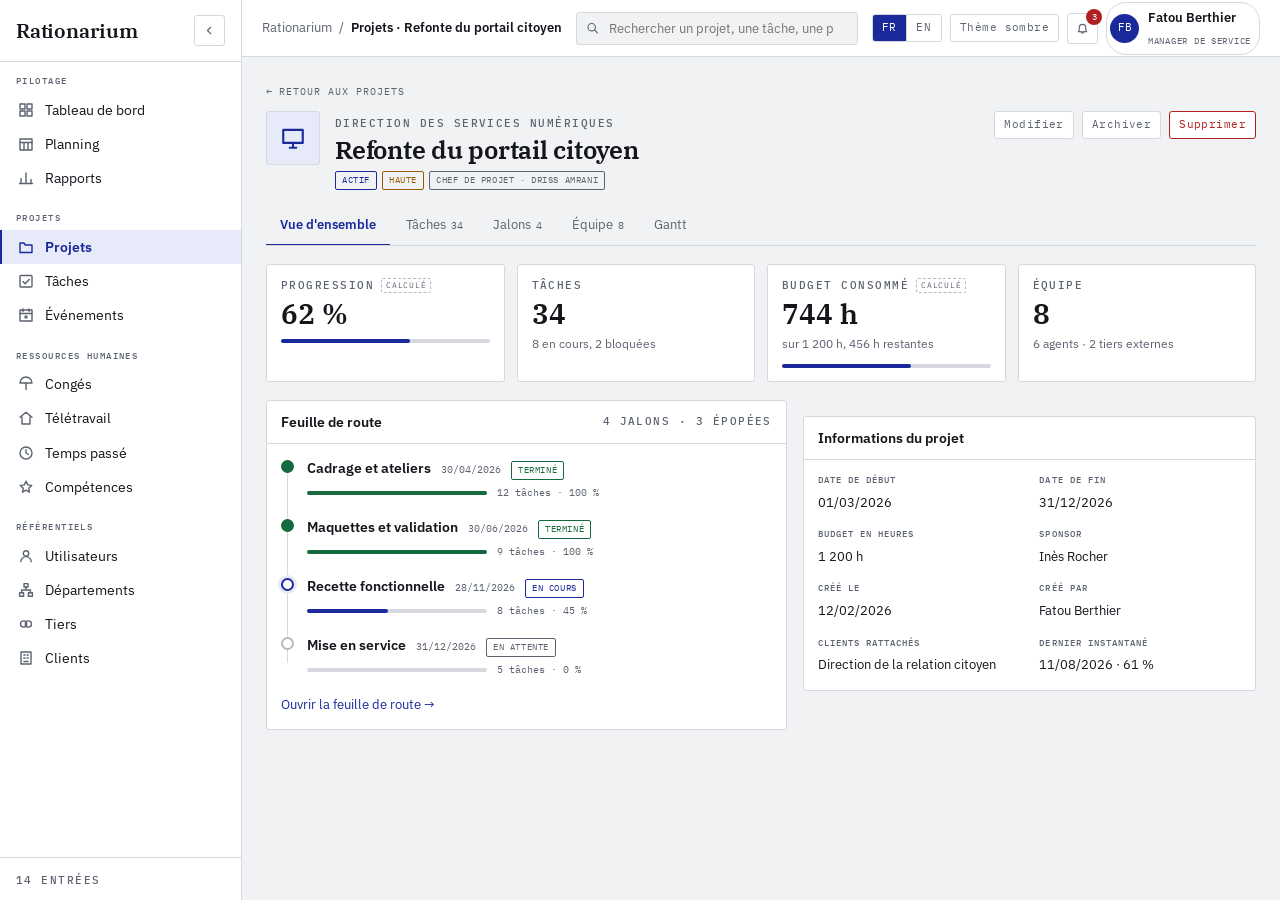
<file: rationarium/mockups/projet-vue-ensemble.html>
<!doctype html>
<html lang="fr">
<head>
<meta charset="utf-8">
<meta name="robots" content="noindex, nofollow">
<meta name="viewport" content="width=device-width, initial-scale=1">
<title>Rationarium — Projet, vue d'ensemble (Vue 11)</title>

<link rel="preconnect" href="https://fonts.googleapis.com">
<link rel="preconnect" href="https://fonts.gstatic.com" crossorigin>
<link href="https://fonts.googleapis.com/css2?family=IBM+Plex+Mono:wght@400;500;600&family=IBM+Plex+Sans+Condensed:wght@400;500;600&family=IBM+Plex+Sans:wght@400;500;600;700&family=IBM+Plex+Serif:wght@400;500;600&display=swap" rel="stylesheet">

<style>
/* ==========================================================================
   TRAME — SOCLE GRAPHIQUE
   Bloc canonique, recopié à l'identique dans chaque vue.
   Aucune dépendance externe hors polices (substituts système déclarés).
   Sommaire : 1 tokens · 2 base · 3 typo · 4 formulaires · 5 boutons
              6 alertes · 7 gabarit connexion · 8 grille miniature
              9 panneau de revue · 10 responsive
   ========================================================================== */

/* ── 1. TOKENS ─────────────────────────────────────────────────────────── */
:root{
  /* Surfaces & texte */
  --paper:#F1F2F4;
  --surface:#FFFFFF;
  --surface-2:#FAFAFB;
  --line:#D5D8DE;
  --line-strong:#B4BAC5;
  --ink:#14161C;
  --muted:#5B6270;

  /* Accent unique */
  --accent:#1B2A9B;
  --accent-strong:#121D75;
  --accent-soft:#E7EAF8;
  --on-accent:#FFFFFF;
  --brand-panel:#101A6E;

  /* Statuts de tâche */
  --st-todo:#5B6270;
  --st-doing:#1B2A9B;
  --st-review:#9A5B00;
  --st-done:#146B3D;
  --st-blocked:#AF2020;

  /* Présence & absences */
  --leave:#6A4BA6;
  --leave-pending:#8B7BB5;
  --telework:#0C6E86;
  --office:#5B6270;
  --event:#B8420B;
  --activity:#0F6E5C;

  /* Retours d'état */
  --danger-soft:#FBECEC;
  --success-soft:#E8F4ED;
  --warn-soft:#FCF2E2;

  /* Trames de fond */
  --trame-ferie:rgba(20,22,28,.055);
  --trame-vacances:rgba(27,42,155,.05);

  /* Chips sur surface de marque (contraste inversé) */
  --ob-todo:#AEB6C7; --ob-doing:#8FA9FF; --ob-review:#F2C46A;
  --ob-done:#6FD3A0; --ob-blocked:#FF9A9A; --ob-leave:#C3ABF5;
  --ob-telework:#7FD7E8; --ob-activity:#6ED6BE; --ob-event:#FFAE7A;

  /* Rythme */
  --r:3px;                /* rayon standard : net, jamais arrondi mou */
  --font-ui:'IBM Plex Sans',system-ui,-apple-system,'Segoe UI',sans-serif;
  --font-display:'IBM Plex Serif',Georgia,'Times New Roman',serif;
  --font-cond:'IBM Plex Sans Condensed','IBM Plex Sans',system-ui,sans-serif;
  --font-mono:'IBM Plex Mono',ui-monospace,'SFMono-Regular',Consolas,monospace;
}
html.dark{
  --paper:#0E1014;
  --surface:#161922;
  --surface-2:#1C202A;
  --line:#2A2F3B;
  --line-strong:#3D4453;
  --ink:#E7E9EE;
  --muted:#98A0AF;

  --accent:#8093FF;
  --accent-strong:#A3B0FF;
  --accent-soft:#1A2044;
  --on-accent:#0A0F2E;
  --brand-panel:#0A0F45;

  --st-todo:#98A0AF;
  --st-doing:#8093FF;
  --st-review:#E0A64B;
  --st-done:#5EC48D;
  --st-blocked:#F08585;

  --leave:#B39BE8;
  --leave-pending:#8E7FBD;
  --telework:#5FC3D8;
  --office:#98A0AF;
  --event:#F0975E;
  --activity:#54C7AE;

  --danger-soft:#2C1618;
  --success-soft:#12271C;
  --warn-soft:#2A2113;

  --trame-ferie:rgba(255,255,255,.05);
  --trame-vacances:rgba(128,147,255,.07);
}

/* ── 2. BASE ───────────────────────────────────────────────────────────── */
*,*::before,*::after{ box-sizing:border-box; }
html,body{ margin:0; padding:0; }
body{
  background:var(--paper); color:var(--ink);
  font-family:var(--font-ui); font-size:15px; line-height:1.5;
  -webkit-font-smoothing:antialiased; text-rendering:optimizeLegibility;
  min-height:100vh;
}
[hidden]{ display:none !important; }
a{ color:inherit; }
button{ font:inherit; color:inherit; background:none; border:none; padding:0; cursor:pointer; }
:focus-visible{ outline:2px solid var(--accent); outline-offset:2px; }
@keyframes spin{ to{ transform:rotate(360deg); } }
@keyframes rise{ from{ opacity:0; transform:translateY(4px); } to{ opacity:1; transform:none; } }

/* ── 3. TYPOGRAPHIE ────────────────────────────────────────────────────── */
/* Le libellé mono est le dispositif de repérage récurrent du produit. */
.eyebrow{
  font-family:var(--font-mono); font-size:10.5px; font-weight:500;
  letter-spacing:.14em; text-transform:uppercase; color:var(--muted);
  text-decoration:none;
}
a.eyebrow:hover{ color:var(--ink); }
.h1{ font-family:var(--font-display); font-size:28px; font-weight:600; letter-spacing:-.01em; margin:8px 0 6px; }
.lede{ font-size:14px; color:var(--muted); line-height:1.55; margin:0; }

/* ── 4. FORMULAIRES ────────────────────────────────────────────────────── */
.field-block{ margin-bottom:16px; }
.field-label{ display:block; font-size:12.5px; font-weight:600; letter-spacing:.01em; margin-bottom:6px; }
.field-head{ display:flex; align-items:baseline; justify-content:space-between; margin-bottom:6px; }
.field-head .field-label{ margin-bottom:0; }
.field{
  width:100%; display:block;
  background:var(--surface); color:var(--ink);
  border:1px solid var(--line-strong); border-radius:var(--r);
  padding:11px 13px; font-family:var(--font-ui); font-size:14.5px; line-height:1.3;
  transition:border-color .12s ease, box-shadow .12s ease, background-color .12s ease;
}
.field::placeholder{ color:var(--muted); opacity:.7; }
.field:focus{ outline:none; border-color:var(--accent); box-shadow:0 0 0 3px var(--accent-soft); }
.field[aria-invalid="true"]{ border-color:var(--st-blocked); }
.field[aria-invalid="true"]:focus{ box-shadow:0 0 0 3px var(--danger-soft); }
.field:disabled{ background:var(--surface-2); color:var(--muted); cursor:not-allowed; }
.field-error{ font-size:12.5px; color:var(--st-blocked); margin:5px 0 0; display:flex; gap:5px; align-items:flex-start; line-height:1.4; }
/* Le message garde sa place quand il est muet : le formulaire ne saute jamais. */
.field-error.is-quiet{ visibility:hidden; }
/* Indicateur de politique de mot de passe (vues 02 · 04 · 05) */
.policy{ margin-top:9px; display:grid; grid-template-columns:1fr 1fr; gap:5px 14px; }
.policy-item{ display:flex; align-items:center; gap:7px; font-size:11.5px; color:var(--muted); transition:color .15s ease; }
.policy-mark{
  display:inline-flex; align-items:center; justify-content:center; flex:none;
  width:14px; height:14px; border:1px solid var(--line-strong); border-radius:2px;
  font-family:var(--font-mono); font-size:9px; color:var(--muted);
  transition:color .15s ease, border-color .15s ease;
}
.policy-item.is-met{ color:var(--st-done); }
.policy-item.is-met .policy-mark{ color:var(--st-done); border-color:var(--st-done); }
.btn-stack{ display:grid; gap:8px; }
.sent-addr{ display:flex; flex-direction:column; gap:3px; margin:0 0 16px;
  padding:10px 12px; border:1px solid var(--line); border-radius:var(--r); background:var(--surface); }
.sent-mail{ font-family:var(--font-mono); font-size:12.5px; color:var(--ink); word-break:break-all; }
.rv-note{ font-family:var(--font-mono); font-size:9px; line-height:1.5; color:var(--muted); margin:6px 0 0; }

.field-wrap{ position:relative; }
.field-wrap .field{ padding-right:92px; }
.pw-toggle{
  position:absolute; right:6px; top:50%; transform:translateY(-50%);
  font-family:var(--font-mono); font-size:11px; letter-spacing:.06em;
  color:var(--muted); padding:5px 7px; border-radius:2px;
}
.pw-toggle:hover{ color:var(--ink); background:var(--accent-soft); }

/* ── 5. BOUTONS ────────────────────────────────────────────────────────── */
.btn{
  display:inline-flex; align-items:center; justify-content:center; gap:8px;
  border-radius:var(--r); font-size:14px; font-weight:600; letter-spacing:.01em;
  padding:11px 18px; border:1px solid transparent;
  transition:background-color .12s ease, border-color .12s ease, color .12s ease;
}
.btn-primary{ background:var(--accent); color:var(--on-accent); }
.btn-primary:hover:not(:disabled){ background:var(--accent-strong); }
.btn-secondary{ background:var(--surface); color:var(--ink); border-color:var(--line-strong); }
.btn-secondary:hover:not(:disabled){ border-color:var(--accent); color:var(--accent); }
.btn-block{ width:100%; }
.btn:disabled{ opacity:.6; cursor:not-allowed; }
.link{ color:var(--accent); text-decoration:none; border-bottom:1px solid transparent; }
.link:hover{ border-bottom-color:currentColor; }
.link-sm{ font-size:12.5px; }

.spinner{
  display:inline-block; width:14px; height:14px; border-radius:50%;
  border:2px solid rgba(255,255,255,.35); border-top-color:#fff;
  animation:spin .7s linear infinite;
}
.spinner-ink{ border-color:var(--line); border-top-color:var(--accent); width:12px; height:12px; }

/* Groupe segmenté (langue) */
.seg{ display:inline-flex; border:1px solid var(--line); border-radius:var(--r); overflow:hidden; }
.seg button{
  font-family:var(--font-mono); font-size:10.5px; letter-spacing:.08em;
  padding:5px 9px; color:var(--muted); background:var(--surface);
}
.seg button + button{ border-left:1px solid var(--line); }
.seg button[aria-pressed="true"]{ background:var(--accent); color:var(--on-accent); }
.chip-btn{
  font-family:var(--font-mono); font-size:10.5px; letter-spacing:.04em;
  padding:5px 9px; border:1px solid var(--line); border-radius:var(--r);
  background:var(--surface); color:var(--muted);
}
.chip-btn:hover{ color:var(--ink); border-color:var(--line-strong); }

/* ── 6. ALERTES ────────────────────────────────────────────────────────── */
.alert{
  display:flex; gap:10px; padding:11px 13px; border-radius:var(--r);
  border:1px solid; font-size:13.5px; line-height:1.45; margin-bottom:20px;
}
.alert-error{ background:var(--danger-soft); border-color:var(--st-blocked); color:var(--st-blocked); }
.alert-success{ background:var(--success-soft); border-color:var(--st-done); color:var(--st-done); }
/* Neutre : confirme qu'une action a eu lieu sans rien affirmer sur les données. */
.alert-neutral{ background:var(--accent-soft); border-color:var(--accent); color:var(--ink); }
.alert-neutral .alert-icon{ color:var(--accent); }
.alert-warn{ background:var(--warn-soft); border-color:var(--st-review); color:var(--st-review); }
.alert-icon{ flex:none; font-weight:700; }

/* ── 7. COQUILLE APPLICATIVE (§ B) ─────────────────────────────────────── */
.app{ display:grid; grid-template-columns:242px 1fr; min-height:100vh; }
.app.is-collapsed{ grid-template-columns:62px 1fr; }

/* Barre latérale */
.side{ background:var(--surface); border-right:1px solid var(--line); display:flex; flex-direction:column;
  position:sticky; top:0; height:100vh; overflow:hidden; }
.side-head{ display:flex; align-items:center; justify-content:space-between; gap:8px;
  padding:15px 16px; border-bottom:1px solid var(--line); min-height:57px; }
.side-mark{ font-family:var(--font-display); font-size:20px; font-weight:600; letter-spacing:-.01em; }
.app.is-collapsed .side-mark{ font-size:17px; }
.side-nav{ flex:1; overflow-y:auto; padding:12px 0 20px; }
.nav-group{ margin-bottom:16px; }
.nav-legend{ font-family:var(--font-mono); font-size:9px; font-weight:500; letter-spacing:.16em;
  text-transform:uppercase; color:var(--muted); margin:0 0 5px; padding:0 16px; }
.app.is-collapsed .nav-legend{ visibility:hidden; height:9px; margin-bottom:8px; }
.nav-item{ display:flex; align-items:center; gap:11px; padding:7px 16px; font-size:13.5px;
  color:var(--ink); text-decoration:none; border-left:2px solid transparent; white-space:nowrap; }
.nav-item:hover{ background:var(--surface-2); }
.nav-item.is-active{ border-left-color:var(--accent); color:var(--accent); background:var(--accent-soft); font-weight:600; }
.nav-item .ico{ flex:none; color:var(--muted); }
.nav-item.is-active .ico{ color:var(--accent); }
.app.is-collapsed .nav-item span{ display:none; }
.app.is-collapsed .nav-item{ justify-content:center; padding:9px 0; }
.side-foot{ border-top:1px solid var(--line); padding:10px 16px; }
.app.is-collapsed .side-foot{ padding:10px 8px; }

/* En-tête */
.topbar{ position:sticky; top:0; z-index:30; background:var(--surface); border-bottom:1px solid var(--line);
  display:flex; align-items:center; gap:14px; padding:0 20px; min-height:57px; }
.crumb{ display:flex; align-items:center; gap:7px; font-size:13px; color:var(--muted); white-space:nowrap; }
.crumb b{ color:var(--ink); font-weight:600; }
.search{ position:relative; flex:1; max-width:380px; }
.search .ico{ position:absolute; left:10px; top:50%; transform:translateY(-50%); color:var(--muted); }
.search input{ width:100%; background:var(--paper); border:1px solid var(--line); border-radius:var(--r);
  padding:7px 11px 7px 32px; font-family:var(--font-ui); font-size:13px; color:var(--ink); }
.search input:focus{ outline:none; border-color:var(--accent); box-shadow:0 0 0 3px var(--accent-soft); background:var(--surface); }
.topbar-right{ margin-left:auto; display:flex; align-items:center; gap:8px; }
.icon-btn{ display:inline-flex; align-items:center; justify-content:center; width:31px; height:31px;
  border:1px solid var(--line); border-radius:var(--r); color:var(--muted); background:var(--surface); position:relative; }
.icon-btn:hover{ color:var(--ink); border-color:var(--line-strong); }
.dot-badge{ position:absolute; top:-5px; right:-5px; min-width:16px; height:16px; padding:0 4px;
  background:var(--st-blocked); color:#fff; border-radius:8px; font-family:var(--font-mono);
  font-size:9px; display:flex; align-items:center; justify-content:center; }
.avatar{ width:29px; height:29px; border-radius:50%; background:var(--accent); color:var(--on-accent);
  display:flex; align-items:center; justify-content:center; font-family:var(--font-mono); font-size:10.5px; flex:none; }
.usermenu-btn{ display:flex; align-items:center; gap:9px; padding:3px 8px 3px 3px;
  border:1px solid var(--line); border-radius:20px; background:var(--surface); }
.usermenu-btn:hover{ border-color:var(--line-strong); }
.um-name{ font-size:12.5px; font-weight:600; line-height:1.15; }
.um-role{ font-family:var(--font-mono); font-size:9px; letter-spacing:.08em; text-transform:uppercase; color:var(--muted); }

/* Panneaux flottants */
.pop{ position:absolute; top:46px; right:0; width:330px; background:var(--surface);
  border:1px solid var(--line-strong); border-radius:var(--r); z-index:40; }
.pop-sm{ width:190px; }
.pop-head{ display:flex; align-items:center; justify-content:space-between; gap:10px;
  padding:10px 13px; border-bottom:1px solid var(--line); }
.pop-list{ max-height:330px; overflow-y:auto; }
.pop-item{ display:flex; gap:10px; padding:11px 13px; border-bottom:1px solid var(--line); text-decoration:none; }
.pop-item:last-child{ border-bottom:none; }
.pop-item:hover{ background:var(--surface-2); }
.pop-item.is-unread{ background:var(--accent-soft); }
.pop-mark{ width:6px; height:6px; border-radius:50%; background:var(--accent); flex:none; margin-top:6px; }
.pop-item:not(.is-unread) .pop-mark{ background:transparent; }
.pop-body{ min-width:0; }
.pop-title{ font-size:12.5px; font-weight:600; line-height:1.35; }
.pop-meta{ font-family:var(--font-mono); font-size:9.5px; color:var(--muted); margin-top:3px; display:block; }
.pop-action{ display:block; padding:9px 13px; font-size:12.5px; color:var(--ink); text-decoration:none; }
.pop-action:hover{ background:var(--surface-2); }
.pop-action + .pop-action{ border-top:1px solid var(--line); }
.has-pop{ position:relative; }

/* ── 8. GABARIT DE PAGE ────────────────────────────────────────────────── */
.main{ min-width:0; display:flex; flex-direction:column; }
.page{ padding:22px 24px 40px; max-width:1360px; width:100%; }
.greet{ margin-bottom:20px; }
.greet .h1{ margin:6px 0 4px; }
.panel{ background:var(--surface); border:1px solid var(--line); border-radius:var(--r); }
.panel + .panel{ margin-top:16px; }
.panel-head{ display:flex; align-items:center; justify-content:space-between; gap:12px;
  padding:11px 14px; border-bottom:1px solid var(--line); }
.panel-title{ font-size:13.5px; font-weight:600; }
.panel-body{ padding:14px; }
.panel-body.is-flush{ padding:0; }
.empty{ text-align:center; padding:24px 16px; }
.empty p{ margin:0 0 4px; font-size:13px; color:var(--ink); }
.empty small{ font-size:12px; color:var(--muted); display:block; margin-bottom:10px; }

/* Indicateurs */
.kpi-grid{ display:grid; grid-template-columns:repeat(4,1fr); gap:12px; margin-bottom:18px; }
.kpi{ background:var(--surface); border:1px solid var(--line); border-radius:var(--r); padding:13px 14px; }
.kpi-val{ font-family:var(--font-display); font-size:28px; font-weight:600; line-height:1.1; margin:6px 0 2px; }
.kpi-sub{ font-size:11.5px; color:var(--muted); }
.kpi.is-alert .kpi-val{ color:var(--st-blocked); }
.kpi.is-alert .kpi-sub{ color:var(--st-blocked); }

.dash-grid{ display:grid; grid-template-columns:minmax(0,1.55fr) minmax(0,1fr); gap:16px; align-items:start; }

/* ── 9. VOCABULAIRE DES OCCUPATIONS SUR SURFACE CLAIRE ─────────────────── */
/* Même grammaire que la grille du planning : couleur = statut, pastille = projet. */
.pglyph{ display:inline-flex; align-items:center; justify-content:center; flex:none;
  width:15px; height:15px; border:1px solid var(--line-strong); border-radius:2px;
  font-family:var(--font-mono); font-size:8px; font-style:normal; color:var(--muted); background:var(--surface); }
.tchip{ display:flex; align-items:center; gap:5px; font-family:var(--font-cond); font-size:11px;
  line-height:1.3; padding:3px 5px; border-radius:2px; border-left:3px solid currentColor;
  background:var(--surface-2); background:color-mix(in srgb, currentColor 12%, var(--surface)); }
.tchip > span{ color:var(--ink); min-width:0; white-space:nowrap; overflow:hidden; text-overflow:ellipsis; }
.tchip .pglyph{ width:12px; height:12px; font-size:7px; background:transparent; }
.tchip-indep{ border-left-style:dashed; }
.tchip-flat{ border-left:none; padding-left:8px; }

/* Extrait de semaine personnel */
.week{ display:grid; grid-template-columns:repeat(5,1fr); }
.week-col + .week-col{ border-left:1px solid var(--line); }
.week-day{ font-family:var(--font-cond); font-size:10.5px; font-weight:600; letter-spacing:.08em;
  text-transform:uppercase; color:var(--muted); padding:8px 9px 6px; }
.week-col.is-today .week-day{ color:var(--accent); }
.week-col.is-today{ background:var(--accent-soft); }
.week-cell{ padding:0 6px 10px; display:flex; flex-direction:column; gap:3px; min-height:74px; }
.week-none{ font-family:var(--font-mono); font-size:10px; color:var(--muted); padding:2px 3px; }

/* Lignes de tâches */
.tabs{ display:flex; gap:2px; }
.tab{ font-size:12.5px; padding:5px 10px; border:1px solid transparent; border-radius:var(--r); color:var(--muted); }
.tab[aria-selected="true"]{ background:var(--accent-soft); color:var(--accent); font-weight:600; }
.trow{ display:grid; grid-template-columns:minmax(0,1fr) auto auto; gap:12px; align-items:center;
  padding:10px 14px; border-bottom:1px solid var(--line); }
.trow:last-child{ border-bottom:none; }
.trow:hover{ background:var(--surface-2); }
.trow-title{ display:flex; align-items:center; gap:7px; font-size:13.5px; font-weight:600; min-width:0; }
.trow-title span{ overflow:hidden; text-overflow:ellipsis; white-space:nowrap; }
.trow-meta{ font-family:var(--font-mono); font-size:9.5px; color:var(--muted); margin-top:3px; display:block; }
.badge{ font-family:var(--font-mono); font-size:8.5px; letter-spacing:.08em; text-transform:uppercase;
  padding:2px 5px; border-radius:2px; border:1px solid currentColor; flex:none; }
.badge-late{ color:var(--st-blocked); }
.badge-indep{ color:var(--muted); }
.mini-select{ font-family:var(--font-ui); font-size:12px; padding:5px 7px; border:1px solid var(--line-strong);
  border-radius:var(--r); background:var(--surface); color:var(--ink); }
.mini-select:focus{ outline:none; border-color:var(--accent); box-shadow:0 0 0 3px var(--accent-soft); }
.hours{ display:flex; align-items:center; gap:5px; }
.hours input{ width:52px; text-align:right; font-family:var(--font-mono); font-size:12px;
  padding:5px 7px; border:1px solid var(--line-strong); border-radius:var(--r);
  background:var(--surface); color:var(--ink); }
.hours input:focus{ outline:none; border-color:var(--accent); box-shadow:0 0 0 3px var(--accent-soft); }
.hours-unit{ font-family:var(--font-mono); font-size:11px; color:var(--muted); }
.hours-note{ font-family:var(--font-mono); font-size:9px; color:var(--muted); margin-top:3px; text-align:right; display:block; }
.check{ display:flex; align-items:center; gap:7px; font-size:12.5px; color:var(--muted); white-space:nowrap; }
.check input{ accent-color:var(--accent); width:15px; height:15px; }

/* To-do */
.todo-add{ display:flex; gap:8px; padding:12px 14px; border-bottom:1px solid var(--line); }
.todo-add input{ flex:1; background:var(--surface); border:1px solid var(--line-strong); border-radius:var(--r);
  padding:7px 10px; font-family:var(--font-ui); font-size:13px; color:var(--ink); }
.todo-add input:focus{ outline:none; border-color:var(--accent); box-shadow:0 0 0 3px var(--accent-soft); }
.todo-add input:disabled{ background:var(--surface-2); color:var(--muted); cursor:not-allowed; }
.todo-item{ display:flex; align-items:center; gap:9px; padding:8px 14px; border-bottom:1px solid var(--line); }
.todo-item:last-child{ border-bottom:none; }
.todo-item:hover{ background:var(--surface-2); }
.todo-label{ flex:1; font-size:13px; cursor:text; }
.todo-item.is-done .todo-label{ color:var(--muted); text-decoration:line-through; }
.todo-del{ font-family:var(--font-mono); font-size:12px; color:var(--muted); opacity:0; }
.todo-item:hover .todo-del{ opacity:1; }
.todo-del:hover{ color:var(--st-blocked); }
.todo-sep{ display:flex; align-items:center; gap:8px; padding:8px 14px; border-bottom:1px solid var(--line);
  background:var(--surface-2); }
.todo-limit{ padding:9px 14px; font-size:11.5px; color:var(--st-review); background:var(--warn-soft);
  border-bottom:1px solid var(--line); }

/* Projets */
.prow{ display:grid; grid-template-columns:auto minmax(0,1fr) auto; gap:10px; align-items:center;
  padding:10px 14px; border-bottom:1px solid var(--line); text-decoration:none; }
.prow:last-child{ border-bottom:none; }
.prow:hover{ background:var(--surface-2); }
.prow-name{ font-size:13px; font-weight:600; white-space:nowrap; overflow:hidden; text-overflow:ellipsis; }
.prow-role{ font-family:var(--font-mono); font-size:9px; letter-spacing:.06em; text-transform:uppercase; color:var(--muted); }
.bar{ height:4px; border-radius:2px; background:var(--line); position:relative; margin-top:6px; }
.bar > i{ position:absolute; top:0; bottom:0; left:0; border-radius:2px; background:var(--accent); }
.prow-pct{ font-family:var(--font-mono); font-size:11px; color:var(--muted); }

/* Icônes */
.ico{ width:16px; height:16px; fill:none; stroke:currentColor; stroke-width:1.4;
  stroke-linecap:round; stroke-linejoin:round; flex:none; }
.ico-sm{ width:13px; height:13px; }

/* ── 11. PLANNING — GRILLE PERSONNES × JOURS ───────────────────────────── */
/* Trois strates par cellule : présence · lieu · occupations.
   La couleur reste au statut, la pastille au projet, le filet interrompu au hors-projet. */

.pl-toolbar{ display:flex; align-items:center; gap:12px; flex-wrap:wrap; margin-bottom:11px; }
.pl-period{ font-size:13.5px; font-weight:600; white-space:nowrap; }
.pl-nav{ display:flex; align-items:center; gap:4px; }
.nav-sq{ display:inline-flex; align-items:center; justify-content:center; width:28px; height:28px;
  border:1px solid var(--line-strong); border-radius:var(--r); color:var(--muted); background:var(--surface);
  font-family:var(--font-mono); font-size:12px; }
.nav-sq:hover{ color:var(--accent); border-color:var(--accent); }

.filters{ display:flex; align-items:center; gap:9px; flex-wrap:wrap; padding:9px 11px;
  background:var(--surface); border:1px solid var(--line); border-radius:var(--r); margin-bottom:11px; }
.filters .vsep{ width:1px; height:20px; background:var(--line); }
.f-input{ font-family:var(--font-ui); font-size:12px; padding:5px 8px; border:1px solid var(--line-strong);
  border-radius:var(--r); background:var(--surface); color:var(--ink); }
.f-input:focus{ outline:none; border-color:var(--accent); box-shadow:0 0 0 3px var(--accent-soft); }
.layers{ display:flex; align-items:center; gap:11px; flex-wrap:wrap; }
.layer{ display:inline-flex; align-items:center; gap:6px; font-size:12px; color:var(--muted); white-space:nowrap; }
.layer input{ accent-color:var(--accent); width:14px; height:14px; }
.layer.is-on{ color:var(--ink); }

/* Cadre de grille */
.pl-wrap{ border:1px solid var(--line-strong); border-radius:var(--r); background:var(--surface);
  overflow:auto; max-height:calc(100vh - 300px); position:relative; }
.pl{ display:grid; grid-template-columns:var(--cols); min-width:max-content; }

.pl-corner{ position:sticky; top:0; left:0; z-index:6; background:var(--surface-2);
  border-bottom:1px solid var(--line-strong); border-right:1px solid var(--line-strong); padding:8px 10px; }
.pl-head{ position:sticky; top:0; z-index:4; background:var(--surface-2); text-align:center;
  padding:6px 8px; border-bottom:1px solid var(--line-strong); border-left:1px solid var(--line); }
.pl-dow{ display:block; font-family:var(--font-cond); font-size:9.5px; font-weight:600;
  letter-spacing:.11em; text-transform:uppercase; color:var(--muted); }
.pl-dnum{ font-family:var(--font-display); font-size:17px; font-weight:600; line-height:1.15; }
.pl-head.is-today .pl-dnum,.pl-head.is-today .pl-dow{ color:var(--accent); }
.pl-head.is-off .pl-dnum{ color:var(--muted); }

/* Bandeau de calendrier : nommé plutôt que deviné */
.pl-bandcell{ font-family:var(--font-cond); font-size:9.5px; letter-spacing:.06em; text-transform:uppercase;
  text-align:center; padding:3px 4px; color:var(--muted); border-bottom:1px solid var(--line);
  border-left:1px solid var(--line); white-space:nowrap; overflow:hidden; text-overflow:ellipsis; }
.pl-bandlab{ position:sticky; left:0; z-index:3; background:var(--surface-2); border-bottom:1px solid var(--line);
  border-right:1px solid var(--line-strong); padding:3px 10px; }
.is-vac{ background:var(--trame-vacances); }
.is-ferie{ background:var(--trame-ferie); }

/* Groupe de service */
.grp{ grid-column:1/-1; position:sticky; left:0; display:flex; align-items:center; gap:10px;
  padding:6px 11px; background:var(--surface-2); border-top:1px solid var(--line-strong);
  border-bottom:1px solid var(--line); z-index:3; }
.grp-name{ font-size:12.5px; font-weight:600; }
.grp-caret{ font-family:var(--font-mono); font-size:10px; color:var(--muted); width:12px; }
.grp-meta{ font-family:var(--font-mono); font-size:9.5px; color:var(--muted); }

/* Ligne ressource */
.res{ position:sticky; left:0; z-index:2; background:var(--surface); display:flex; align-items:center; gap:8px;
  padding:7px 11px; border-right:1px solid var(--line-strong); border-bottom:1px solid var(--line); }
.res-av{ width:24px; height:24px; border-radius:50%; background:var(--accent-soft); color:var(--accent);
  display:flex; align-items:center; justify-content:center; font-family:var(--font-mono); font-size:9px; flex:none; }
.res-name{ font-size:12.5px; white-space:nowrap; overflow:hidden; text-overflow:ellipsis; }

/* Cellule */
.cell{ border-left:1px solid var(--line); border-bottom:1px solid var(--line);
  padding:4px; min-height:54px; display:flex; flex-direction:column; gap:3px; position:relative; }
.cell.is-today{ background:color-mix(in srgb, var(--accent) 5%, var(--surface)); }
.cell.is-drop{ outline:2px dashed var(--accent); outline-offset:-2px; background:var(--accent-soft); }
.cell-add{ position:absolute; right:3px; bottom:3px; width:17px; height:17px; border-radius:2px;
  border:1px solid var(--line-strong); background:var(--surface); color:var(--muted);
  font-family:var(--font-mono); font-size:11px; line-height:1; opacity:0; }
.cell:hover .cell-add{ opacity:1; }
.cell-add:hover{ color:var(--accent); border-color:var(--accent); }

/* Strate 1 — absence : occupe la cellule, rien d'autre à afficher */
.leave{ flex:1; display:flex; align-items:center; gap:5px; padding:5px 7px; border-radius:2px;
  font-family:var(--font-cond); font-size:10.5px; color:var(--ink); min-height:28px;
  background:color-mix(in srgb, var(--leave) 20%, var(--surface)); border-left:3px solid var(--leave); }
.leave-pending{ background:color-mix(in srgb, var(--leave-pending) 14%, var(--surface));
  border-left-style:dashed;
  background-image:repeating-linear-gradient(135deg, rgba(120,110,150,.16) 0 4px, transparent 4px 8px); }
.leave-tag{ font-family:var(--font-mono); font-size:8px; letter-spacing:.06em; text-transform:uppercase;
  color:var(--muted); margin-left:auto; }
.leave.is-half{ flex:0 0 auto; }

/* Strate 2 — lieu : discret, cliquable */
.pres{ display:flex; align-items:center; gap:5px; font-family:var(--font-cond); font-size:9.5px;
  letter-spacing:.07em; text-transform:uppercase; padding:2px 5px; border-radius:2px;
  border:1px dashed var(--line-strong); color:var(--muted); background:transparent; width:100%; }
.pres:hover{ border-color:var(--accent); color:var(--accent); }
.pres.is-tt{ border-style:solid; border-color:var(--telework); color:var(--telework);
  background:color-mix(in srgb, var(--telework) 9%, var(--surface)); }
.pres.is-office{ border-style:solid; border-color:var(--line-strong); color:var(--muted); }
.pres.is-locked{ cursor:not-allowed; }
.pres-dot{ width:5px; height:5px; border-radius:50%; background:currentColor; flex:none; }

/* Strate 3 — occupations */
.occ{ display:flex; align-items:center; gap:4px; font-family:var(--font-cond); font-size:10.5px;
  line-height:1.25; padding:3px 5px; border-radius:2px; border-left:3px solid currentColor;
  background:color-mix(in srgb, currentColor 12%, var(--surface)); cursor:grab; text-align:left; width:100%; }
.occ:hover{ background:color-mix(in srgb, currentColor 20%, var(--surface)); }
.occ > span{ color:var(--ink); min-width:0; white-space:nowrap; overflow:hidden; text-overflow:ellipsis; }
.occ.is-indep{ border-left-style:dashed; }
.occ.is-flat{ border-left-width:3px; }
.occ:active{ cursor:grabbing; }
.occ.is-dragging{ opacity:.4; }
.occ-ext{ font-family:var(--font-mono); font-size:7.5px; letter-spacing:.06em; color:var(--event);
  border:1px solid currentColor; border-radius:2px; padding:0 2px; margin-left:auto; flex:none; }
.occ-more{ font-family:var(--font-mono); font-size:9px; color:var(--muted); padding:1px 4px; text-align:left; }

/* Ligne de synthèse */
.sum-lab{ position:sticky; left:0; bottom:0; z-index:4; background:var(--surface-2);
  border-right:1px solid var(--line-strong); border-top:1px solid var(--line-strong); padding:7px 11px; }
.sum-cell{ position:sticky; bottom:0; z-index:3; background:var(--surface-2); text-align:center;
  border-left:1px solid var(--line); border-top:1px solid var(--line-strong); padding:7px 4px; }
.sum-val{ font-family:var(--font-mono); font-size:11px; }
.sum-pct{ font-family:var(--font-mono); font-size:9px; color:var(--muted); display:block; }
.sum-cell.is-high .sum-val{ color:var(--st-review); font-weight:600; }

/* Légende filtrante */
.legend{ display:grid; grid-template-columns:repeat(5,minmax(0,1fr)); gap:0; }
.legend-sec{ padding:11px 13px; border-left:1px solid var(--line); }
.legend-sec:first-child{ border-left:none; }
.legend-list{ display:flex; flex-direction:column; gap:4px; margin-top:7px; }
.lg{ display:flex; align-items:center; gap:7px; font-size:11.5px; color:var(--ink);
  padding:2px 4px; border-radius:2px; text-align:left; }
.lg:hover{ background:var(--surface-2); }
.lg-sw{ width:11px; height:11px; border-radius:2px; border-left:3px solid currentColor;
  background:color-mix(in srgb, currentColor 22%, var(--surface)); flex:none; }
.lg-sw.is-dashed{ border-left-style:dashed; }
.lg-sw.is-flat{ border-left:none; background:currentColor; }
.lg[aria-pressed="false"]{ color:var(--muted); opacity:.5; text-decoration:line-through; }

/* Panneau de détail latéral */
.drawer{ position:fixed; top:0; right:0; width:340px; height:100vh; background:var(--surface);
  border-left:1px solid var(--line-strong); z-index:55; display:flex; flex-direction:column;
  transform:translateX(100%); transition:transform .18s ease; }
.drawer.is-open{ transform:none; }
.drawer-head{ display:flex; align-items:flex-start; justify-content:space-between; gap:10px;
  padding:14px; border-bottom:1px solid var(--line); }
.drawer-body{ padding:14px; overflow-y:auto; flex:1; }
.dl{ display:grid; grid-template-columns:96px 1fr; gap:7px 12px; font-size:12.5px; }
.dl dt{ font-family:var(--font-mono); font-size:9.5px; letter-spacing:.08em; text-transform:uppercase;
  color:var(--muted); padding-top:2px; }
.dl dd{ margin:0; }

/* Notifications d'action */
.toasts{ position:fixed; left:50%; bottom:18px; transform:translateX(-50%); z-index:70;
  display:flex; flex-direction:column; gap:8px; width:min(460px,92vw); }
.toast{ display:flex; gap:9px; padding:10px 12px; border-radius:var(--r); border:1px solid;
  font-size:12.5px; line-height:1.45; background:var(--surface); animation:rise .22s ease both; }
.toast-err{ border-color:var(--st-blocked); color:var(--st-blocked); background:var(--danger-soft); }
.toast-warn{ border-color:var(--st-review); color:var(--st-review); background:var(--warn-soft); }
.toast-ok{ border-color:var(--st-done); color:var(--st-done); background:var(--success-soft); }

.pl-empty{ padding:44px 20px; text-align:center; }

@media (max-width:900px){
  .pl-wrap{ max-height:none; }
  .drawer{ width:100%; }
}

/* ── 12. PLANNING — VUE MOIS ───────────────────────────────────────────── */
/* À 34 px de large, le texte ne tient plus. La cellule devient une texture :
   barres = occupations (couleur = statut), aplat = absence, filet bas = lieu.
   Le détail se lit au survol ou au clavier, jamais dans la cellule. */

.mo{ display:grid; grid-template-columns:var(--cols); min-width:max-content; }

.mo-head{ position:sticky; top:0; z-index:4; background:var(--surface-2); text-align:center;
  padding:5px 1px 6px; border-bottom:1px solid var(--line-strong); border-left:1px solid var(--line); }
.mo-dow{ display:block; font-family:var(--font-cond); font-size:8.5px; font-weight:600;
  letter-spacing:.04em; text-transform:uppercase; color:var(--muted); }
.mo-num{ font-family:var(--font-mono); font-size:11px; }
.mo-head.is-mon,.mcell.is-mon,.msum.is-mon,.mo-band.is-mon{ border-left:1px solid var(--line-strong); }
.mo-head.is-today{ background:var(--accent-soft); }
.mo-head.is-today .mo-num,.mo-head.is-today .mo-dow{ color:var(--accent); font-weight:700; }
.mo-head.is-off .mo-num,.mo-head.is-off .mo-dow{ color:var(--muted); opacity:.65; }

/* Bandeau de calendrier : une seule étiquette par période, pas un lavis répété */
.mo-bandlab{ position:sticky; left:0; z-index:3; background:var(--surface-2);
  border-right:1px solid var(--line-strong); border-bottom:1px solid var(--line); padding:3px 11px; }
.mo-band{ font-family:var(--font-cond); font-size:9px; font-weight:600; letter-spacing:.09em;
  text-transform:uppercase; text-align:center; padding:3px 2px; color:var(--muted);
  border-bottom:1px solid var(--line); border-left:1px solid var(--line);
  white-space:nowrap; overflow:hidden; text-overflow:ellipsis; }
.mo-band.is-vac{ background:var(--trame-vacances); }
.mo-band.is-ferie{ background:var(--trame-ferie); color:var(--ink); }

/* Micro-cellule */
.mcell{ border-left:1px solid var(--line); border-bottom:1px solid var(--line);
  height:34px; padding:4px 3px 6px; display:flex; flex-direction:column; gap:2px;
  position:relative; background:none; width:100%; }
.mcell.is-off{ background:var(--surface-2); }
.mcell.is-today{ background:color-mix(in srgb, var(--accent) 7%, var(--surface)); }
.mcell.is-ferie{ background:var(--trame-ferie); }
.mcell:hover{ background:var(--accent-soft); }
.mcell:focus-visible{ outline:2px solid var(--accent); outline-offset:-2px; z-index:2; }

.mbar{ height:4px; border-radius:1px; background:currentColor; flex:none; }
.mbar.is-indep{ background:repeating-linear-gradient(90deg, currentColor 0 3px, transparent 3px 5px); }
.mleave{ position:absolute; left:2px; right:2px; top:2px; bottom:2px; border-radius:2px;
  background:color-mix(in srgb, var(--leave) 32%, var(--surface)); }
.mleave.is-pending{ background-color:color-mix(in srgb, var(--leave-pending) 14%, var(--surface));
  background-image:repeating-linear-gradient(135deg, rgba(106,75,166,.30) 0 3px, transparent 3px 6px); }
.mleave.is-am{ bottom:50%; }
.mleave.is-pm{ top:50%; }
.mplace{ position:absolute; left:3px; right:3px; bottom:2px; height:3px; border-radius:1px;
  background:var(--telework); }
.mplace.is-office{ background:var(--line-strong); }
.mcount{ position:absolute; right:2px; top:1px; font-family:var(--font-mono); font-size:7.5px; color:var(--muted); }

/* Synthèse « hors présentiel » : la tendance du mois se lit comme une courbe */
.msum{ position:sticky; bottom:0; z-index:3; background:var(--surface-2);
  border-top:1px solid var(--line-strong); border-left:1px solid var(--line);
  height:46px; display:flex; flex-direction:column; justify-content:flex-end; align-items:center; gap:2px; padding:3px 2px 4px; }
.msum-bar{ width:9px; min-height:1px; background:var(--accent); border-radius:1px 1px 0 0; opacity:.55; }
.msum.is-high .msum-bar{ background:var(--st-review); opacity:1; }
.msum-n{ font-family:var(--font-mono); font-size:8px; color:var(--muted); line-height:1; }
.msum-lab{ position:sticky; left:0; bottom:0; z-index:4; background:var(--surface-2);
  border-right:1px solid var(--line-strong); border-top:1px solid var(--line-strong);
  padding:7px 11px; display:flex; flex-direction:column; justify-content:center; }

/* Carte de survol : le détail sort de la cellule */
.hcard{ position:fixed; z-index:80; width:242px; background:var(--surface);
  border:1px solid var(--line-strong); border-radius:var(--r); padding:10px 11px;
  pointer-events:none; box-shadow:0 2px 0 rgba(0,0,0,.04); }
.hcard-head{ display:flex; align-items:baseline; justify-content:space-between; gap:8px;
  padding-bottom:7px; margin-bottom:7px; border-bottom:1px solid var(--line); }
.hcard-list{ display:flex; flex-direction:column; gap:3px; }
.hcard .occ{ cursor:default; }
.hcard-none{ font-size:11.5px; color:var(--muted); }

/* ── 13. PLANNING — VUE ACTIVITÉ (axes inversés) ───────────────────────── */
/* Jours en lignes, tâches prédéfinies en colonnes. L'inversion est annoncée
   dans la cellule d'angle, pas laissée à deviner. */

.ax{ display:flex; flex-direction:column; gap:2px; }
.ax-line{ display:flex; align-items:center; gap:5px; font-family:var(--font-mono);
  font-size:9px; letter-spacing:.08em; text-transform:uppercase; color:var(--muted); }
.ax-arrow{ color:var(--accent); font-size:11px; line-height:1; }

.act{ display:grid; grid-template-columns:var(--cols); min-width:max-content; }
.act-corner{ position:sticky; top:0; left:0; z-index:6; background:var(--surface-2);
  border-bottom:1px solid var(--line-strong); border-right:1px solid var(--line-strong); padding:9px 11px; }
.act-head{ position:sticky; top:0; z-index:4; background:var(--surface-2);
  border-bottom:1px solid var(--line-strong); border-left:1px solid var(--line); padding:8px 9px; }
.act-head-top{ display:flex; align-items:center; gap:6px; }
.act-name{ font-size:12px; font-weight:600; line-height:1.25; }
.act-sub{ display:block; font-family:var(--font-mono); font-size:9px; color:var(--muted); margin-top:3px; }
.act-glyph{ width:16px; height:16px; border-radius:2px; flex:none; display:flex; align-items:center;
  justify-content:center; font-family:var(--font-mono); font-size:8.5px; color:#fff; }

.act-day{ position:sticky; left:0; z-index:2; background:var(--surface);
  border-right:1px solid var(--line-strong); border-bottom:1px solid var(--line);
  padding:9px 11px; display:flex; align-items:baseline; gap:8px; }
.act-day.is-today{ background:var(--accent-soft); }
.act-day.is-off{ background:var(--surface-2); }
.act-dow{ font-family:var(--font-cond); font-size:11.5px; font-weight:600; text-transform:uppercase;
  letter-spacing:.07em; }
.act-date{ font-family:var(--font-mono); font-size:10px; color:var(--muted); }
.act-ferie{ display:block; font-family:var(--font-mono); font-size:9px; color:var(--st-review); }

.acell{ border-left:1px solid var(--line); border-bottom:1px solid var(--line);
  padding:6px; min-height:88px; display:flex; flex-direction:column; gap:4px; position:relative; }
.acell.is-today{ background:color-mix(in srgb, var(--accent) 4%, var(--surface)); }
.acell.is-off{ background:var(--surface-2); }
.acell-none{ font-family:var(--font-mono); font-size:12px; color:var(--muted); padding:2px 0; }

.agent{ display:flex; align-items:center; gap:6px; padding:3px 5px; border-radius:2px;
  border:1px solid var(--line); background:var(--surface); }
.agent-av{ width:18px; height:18px; border-radius:50%; background:var(--accent-soft); color:var(--accent);
  display:flex; align-items:center; justify-content:center; font-family:var(--font-mono); font-size:8px; flex:none; }
.agent-name{ font-family:var(--font-cond); font-size:11px; min-width:0; white-space:nowrap;
  overflow:hidden; text-overflow:ellipsis; flex:1; }
.agent-st{ width:17px; height:17px; border-radius:2px; border:1px solid var(--line-strong);
  font-family:var(--font-mono); font-size:10px; line-height:1; color:var(--muted); flex:none; }
.agent-st.is-done{ color:var(--st-done); border-color:var(--st-done); }
.agent-st.is-missed{ color:var(--st-blocked); border-color:var(--st-blocked); }
.agent.is-done{ border-color:color-mix(in srgb, var(--st-done) 45%, var(--line)); }
.agent.is-missed{ border-color:color-mix(in srgb, var(--st-blocked) 45%, var(--line)); }

.acell-more{ font-family:var(--font-mono); font-size:9.5px; color:var(--muted); text-align:left; padding:1px 4px; }
.acell-add{ margin-top:auto; font-family:var(--font-mono); font-size:10px; letter-spacing:.06em;
  text-transform:uppercase; color:var(--muted); border:1px dashed var(--line-strong);
  border-radius:2px; padding:3px 6px; text-align:center; }
.acell-add:hover{ color:var(--accent); border-color:var(--accent); }

/* Fenêtre d'ajout d'agents */
.scrim-modal{ position:fixed; inset:0; background:rgba(8,10,16,.45); z-index:80;
  display:flex; align-items:center; justify-content:center; padding:20px; }
.modal{ width:min(520px,100%); max-height:86vh; background:var(--surface);
  border:1px solid var(--line-strong); border-radius:var(--r); display:flex; flex-direction:column; }
.modal-head{ padding:14px 16px; border-bottom:1px solid var(--line);
  display:flex; align-items:flex-start; justify-content:space-between; gap:12px; }
.modal-body{ overflow-y:auto; flex:1; }
.modal-foot{ padding:12px 16px; border-top:1px solid var(--line);
  display:flex; align-items:center; justify-content:space-between; gap:12px; }
.pick{ display:flex; align-items:center; gap:10px; padding:9px 16px; border-bottom:1px solid var(--line); }
.pick:last-child{ border-bottom:none; }
.pick input{ accent-color:var(--accent); width:15px; height:15px; }
.pick.is-off{ background:var(--surface-2); }
.pick.is-off .pick-name{ color:var(--muted); }
.pick-name{ font-size:13px; }
.pick-svc{ display:block; font-family:var(--font-mono); font-size:9px; color:var(--muted); }
.reason{ margin-left:auto; font-family:var(--font-mono); font-size:8.5px; letter-spacing:.05em;
  text-transform:uppercase; border:1px solid currentColor; border-radius:2px; padding:1px 5px; white-space:nowrap; }
.reason-leave{ color:var(--leave); }
.reason-tt{ color:var(--telework); }
.reason-dup{ color:var(--muted); }

/* ── Feuille d'impression : affichée en salle de service, en noir et blanc ── */
.print-head{ display:none; }
@media print{
  @page{ size:landscape; margin:12mm; }
  .side, .topbar, .filters, .pl-toolbar, #review, .no-print, .acell-add, .agent-st{ display:none !important; }
  .app{ display:block !important; }
  .main{ display:block; }
  .page{ padding:0; max-width:none; }
  body, .panel, .acell, .act-head, .act-day, .act-corner, .agent{
    background:#fff !important; color:#000 !important; }
  .print-head{ display:block; margin-bottom:8mm; }
  .print-title{ font-family:var(--font-display); font-size:19pt; font-weight:600; margin:0; }
  .print-meta{ font-family:var(--font-mono); font-size:8.5pt; color:#000; margin:3mm 0 0; }
  .pl-wrap{ border:1px solid #000; max-height:none; overflow:visible; border-radius:0; }
  .act{ min-width:0; }
  .act-corner, .act-head, .act-day, .acell{ border-color:#000 !important; }
  .act-glyph{ background:#fff !important; color:#000 !important; border:1px solid #000; }
  .agent{ border:1px solid #000 !important; border-radius:0; }
  .agent-av{ background:#fff !important; color:#000 !important; border:1px solid #000; }
  .acell{ min-height:24mm; }
  .act-day.is-today, .acell.is-today{ background:#fff !important; }
  .act-day.is-today .act-dow::after{ content:' •'; }
  .legend, .panel-head{ display:none !important; }
}

/* ── 14. PORTEFEUILLE DE PROJETS ───────────────────────────────────────── */
/* L'icône de projet est un repère d'identification réutilisé dans le planning,
   les tâches et le Gantt : elle est traitée comme une donnée, pas comme un ornement. */

.picon{ width:19px; height:19px; fill:none; stroke:currentColor; stroke-width:1.3;
  stroke-linecap:round; stroke-linejoin:round; }
.picon-sm{ width:12px; height:12px; stroke-width:1.5; }

.pcount{ font-family:var(--font-mono); font-size:11px; color:var(--muted); }

/* Lignes-cartes : les valeurs s'alignent d'un projet à l'autre, donc se comparent. */
.plist{ display:flex; flex-direction:column; gap:7px; }
.prow-card{ display:grid;
  grid-template-columns:44px minmax(0,1fr) 122px 128px 74px 148px 124px 14px;
  gap:14px; align-items:center; background:var(--surface); border:1px solid var(--line);
  border-radius:var(--r); padding:11px 14px; text-decoration:none; color:inherit; }
.prow-card:hover{ border-color:var(--line-strong); background:var(--surface-2); }
.prow-card:hover .prow-go{ color:var(--accent); }
.prow-card.is-cancelled{ opacity:.6; }
.picon-box{ width:38px; height:38px; border:1px solid var(--line); border-radius:var(--r);
  display:flex; align-items:center; justify-content:center; color:var(--accent);
  background:var(--accent-soft); flex:none; }
.prow-main{ min-width:0; }
.prow-title{ font-size:14px; font-weight:600; line-height:1.3; margin:0;
  white-space:nowrap; overflow:hidden; text-overflow:ellipsis; }
.prow-desc{ font-size:12px; color:var(--muted); margin:2px 0 0; line-height:1.35;
  white-space:nowrap; overflow:hidden; text-overflow:ellipsis; }
.prow-desc.is-none{ font-style:italic; opacity:.75; }
.prow-col{ display:flex; flex-direction:column; gap:3px; min-width:0; }
.prow-k{ font-family:var(--font-mono); font-size:8px; font-weight:500; letter-spacing:.12em;
  text-transform:uppercase; color:var(--muted); }
.prow-v{ font-family:var(--font-mono); font-size:11px; white-space:nowrap;
  overflow:hidden; text-overflow:ellipsis; }
.prow-lead{ display:flex; align-items:center; gap:7px; min-width:0; }
.prow-lead .agent-av{ width:22px; height:22px; font-size:8.5px; }
.prow-lead span:last-child{ font-size:12px; white-space:nowrap; overflow:hidden; text-overflow:ellipsis; }
.prow-progline{ display:flex; align-items:center; gap:8px; }
.prow-progline .bar{ flex:1; margin:0; }
.pills{ display:flex; gap:5px; flex-wrap:wrap; }
.pill{ font-family:var(--font-mono); font-size:8.5px; letter-spacing:.07em; text-transform:uppercase;
  padding:2px 6px; border-radius:2px; border:1px solid currentColor; white-space:nowrap; }
.prow-go{ font-family:var(--font-mono); font-size:13px; color:var(--muted); text-align:right; }

@media (max-width:1380px){
  .prow-card{ grid-template-columns:44px minmax(0,1fr) 122px 128px 148px 124px 14px; }
  .c-budget{ display:none; }
}
@media (max-width:1180px){
  .prow-card{ grid-template-columns:44px minmax(0,1fr) 122px 148px 124px 14px; }
  .c-dates{ display:none; }
}
@media (max-width:900px){
  .prow-card{ grid-template-columns:38px minmax(0,1fr) 110px; row-gap:10px; }
  .c-lead{ display:none; }
  .c-prog{ grid-column:2 / -1; }
}

/* Fenêtre de création */
.modal-lg{ width:min(740px, 100%); }
.form-grid{ display:grid; grid-template-columns:1fr 1fr; gap:13px 14px; }
.span2{ grid-column:1 / -1; }
.req{ color:var(--st-blocked); }
textarea.field{ resize:vertical; min-height:66px; font-family:var(--font-ui); }
select.field{ appearance:none; background-image:none; }

/* Sélecteur d'icône */
.ipick{ display:flex; align-items:center; gap:11px; }
.ipick-btn{ width:46px; height:46px; border:1px solid var(--line-strong); border-radius:var(--r);
  display:flex; align-items:center; justify-content:center; color:var(--accent);
  background:var(--surface); flex:none; }
.ipick-btn:hover{ border-color:var(--accent); }
.ipick-btn.is-empty{ color:var(--muted); font-family:var(--font-mono); font-size:9px; }
.ipick-name{ font-size:12.5px; }
.ipick-hint{ display:block; font-family:var(--font-mono); font-size:9px; color:var(--muted); margin-top:2px; }

.ilib{ margin-top:11px; border:1px solid var(--line); border-radius:var(--r); background:var(--surface-2); }
.ilib-top{ padding:9px 10px; border-bottom:1px solid var(--line); }
.icats{ display:flex; gap:5px; overflow-x:auto; padding:8px 10px; border-bottom:1px solid var(--line); }
.icat{ font-family:var(--font-mono); font-size:9.5px; letter-spacing:.05em; padding:3px 8px;
  border:1px solid var(--line); border-radius:2px; color:var(--muted); background:var(--surface); white-space:nowrap; }
.icat[aria-pressed="true"]{ background:var(--accent); border-color:var(--accent); color:var(--on-accent); }
.igrid{ display:grid; grid-template-columns:repeat(9, 1fr); gap:4px; padding:10px;
  max-height:186px; overflow-y:auto; }
.iopt{ aspect-ratio:1; border:1px solid transparent; border-radius:2px; display:flex;
  align-items:center; justify-content:center; color:var(--muted); background:var(--surface); }
.iopt:hover{ border-color:var(--line-strong); color:var(--ink); }
.iopt[aria-pressed="true"]{ background:var(--accent-soft); border-color:var(--accent); color:var(--accent); }
.ilib-none{ padding:22px; text-align:center; font-size:12.5px; color:var(--muted); }

@media (max-width:640px){
  .form-grid{ grid-template-columns:1fr; }
  .igrid{ grid-template-columns:repeat(6, 1fr); }
}

/* ── 15. FICHE PROJET ──────────────────────────────────────────────────── */
.back-link{ display:inline-flex; align-items:center; gap:6px; font-family:var(--font-mono);
  font-size:10px; letter-spacing:.1em; text-transform:uppercase; color:var(--muted);
  text-decoration:none; margin-bottom:12px; }
.back-link:hover{ color:var(--accent); }

.proj-head{ display:flex; align-items:flex-start; gap:15px; margin-bottom:16px; }
.proj-icon{ width:54px; height:54px; border:1px solid var(--line); border-radius:var(--r);
  display:flex; align-items:center; justify-content:center; color:var(--accent);
  background:var(--accent-soft); flex:none; }
.proj-icon .picon{ width:26px; height:26px; }
.proj-name{ font-family:var(--font-display); font-size:25px; font-weight:600;
  letter-spacing:-.01em; margin:2px 0 7px; line-height:1.15; }
.proj-acts{ margin-left:auto; display:flex; gap:8px; flex:none; }
.is-dim{ opacity:.62; }

/* Onglets de la fiche */
.tabbar{ display:flex; gap:2px; border-bottom:1px solid var(--line); margin-bottom:18px; overflow-x:auto; }
.tabbar a{ padding:9px 14px; font-size:13px; color:var(--muted); text-decoration:none;
  border-bottom:2px solid transparent; margin-bottom:-1px; white-space:nowrap; }
.tabbar a:hover{ color:var(--ink); }
.tabbar a.is-active{ color:var(--accent); border-bottom-color:var(--accent); font-weight:600; }
.tabbar .n{ font-family:var(--font-mono); font-size:10px; color:var(--muted); margin-left:5px; }
.tabbar a.is-active .n{ color:var(--accent); }

/* Indicateurs — le calcul est signalé, la valeur n'est pas saisissable */
.kpi-head{ display:flex; align-items:center; gap:7px; }
.calc-tag{ font-family:var(--font-mono); font-size:7.5px; letter-spacing:.1em; text-transform:uppercase;
  color:var(--muted); border:1px dashed var(--line-strong); border-radius:2px; padding:1px 4px;
  cursor:help; white-space:nowrap; }
.kpi-bar{ margin-top:9px; }

/* Informations */
.info-grid{ display:grid; grid-template-columns:repeat(auto-fit, minmax(168px,1fr)); gap:15px 20px; }
.info-k{ display:block; font-family:var(--font-mono); font-size:8.5px; font-weight:500;
  letter-spacing:.12em; text-transform:uppercase; color:var(--muted); margin-bottom:4px; }
.info-v{ font-size:13px; }
.info-v.is-none{ color:var(--muted); font-style:italic; }

/* Feuille de route */
.rmap{ position:relative; padding-left:26px; }
.rmap::before{ content:''; position:absolute; left:6px; top:8px; bottom:14px; width:1px; background:var(--line); }
.rm{ position:relative; padding-bottom:17px; }
.rm:last-child{ padding-bottom:0; }
.rm-dot{ position:absolute; left:-26px; top:2px; width:13px; height:13px; border-radius:50%;
  border:2px solid var(--line-strong); background:var(--surface); }
.rm-dot.is-done{ border-color:var(--st-done); background:var(--st-done); }
.rm-dot.is-doing{ border-color:var(--st-doing); background:var(--surface); box-shadow:0 0 0 3px var(--accent-soft); }
.rm-top{ display:flex; align-items:baseline; gap:10px; flex-wrap:wrap; }
.rm-name{ font-size:13.5px; font-weight:600; }
.rm-date{ font-family:var(--font-mono); font-size:10px; color:var(--muted); }
.rm-line{ display:flex; align-items:center; gap:10px; margin-top:6px; }
.rm-line .bar{ width:180px; margin:0; }
.rm-meta{ font-family:var(--font-mono); font-size:9.5px; color:var(--muted); }
.rm.is-late .rm-date{ color:var(--st-blocked); }

.two-col{ display:grid; grid-template-columns:minmax(0,1.15fr) minmax(0,1fr); gap:16px; align-items:start; }
@media (max-width:1100px){ .two-col{ grid-template-columns:1fr; } }

/* Suppression définitive */
.danger-box{ border:1px solid var(--st-blocked); background:var(--danger-soft);
  border-radius:var(--r); padding:12px 13px; font-size:12.5px; line-height:1.5; color:var(--st-blocked); }
.btn-danger{ background:var(--st-blocked); color:#fff; border-color:var(--st-blocked); }
.btn-danger:hover:not(:disabled){ filter:brightness(.9); }
.quoted{ font-weight:600; }

/* ── 10. PANNEAU DE REVUE + RESPONSIVE ─────────────────────────────────── */
#review{ position:fixed; bottom:12px; right:12px; z-index:60; width:230px;
  background:var(--surface); color:var(--ink); border:1px solid var(--line-strong);
  border-radius:var(--r); font-family:var(--font-mono); }
.rv-head{ display:flex; align-items:center; justify-content:space-between; width:100%;
  padding:8px 12px; border-bottom:1px solid var(--line); }
.rv-body{ padding:12px; }
.rv-group + .rv-group{ margin-top:12px; }
.rv-legend{ font-family:var(--font-mono); font-size:9px; font-weight:500; letter-spacing:.14em;
  text-transform:uppercase; color:var(--muted); margin:0 0 6px; }
.rv-grid{ display:grid; grid-template-columns:1fr 1fr; gap:4px; }
.rv-btn{ font-family:var(--font-mono); font-size:10.5px; text-align:left; padding:5px 8px;
  border:1px solid var(--line); border-radius:2px; background:var(--surface); color:var(--muted); }
.rv-btn:hover{ color:var(--ink); }
.rv-btn[aria-pressed="true"]{ background:var(--accent); border-color:var(--accent); color:var(--on-accent); }
.rv-note{ font-family:var(--font-mono); font-size:9px; line-height:1.5; color:var(--muted); margin:6px 0 0; }

.burger{ display:none; }
.scrim{ display:none; }
@media (max-width:1180px){
  .kpi-grid{ grid-template-columns:repeat(2,1fr); }
  .dash-grid{ grid-template-columns:1fr; }
}
@media (max-width:900px){
  .app{ grid-template-columns:1fr; }
  .side{ position:fixed; left:0; top:0; width:242px; z-index:50; transform:translateX(-100%);
    transition:transform .18s ease; }
  .app.is-open .side{ transform:none; }
  .app.is-open .scrim{ display:block; position:fixed; inset:0; background:rgba(0,0,0,.35); z-index:45; }
  .burger{ display:inline-flex; }
  .search{ display:none; }
  .um-name,.um-role{ display:none; }
  .usermenu-btn{ border:none; padding:0; }
  .page{ padding:16px 14px 40px; }
  .week{ grid-template-columns:repeat(5,minmax(120px,1fr)); overflow-x:auto; }
  #review{ left:12px; right:12px; width:auto; }
}
@media (max-width:520px){
  .kpi-grid{ grid-template-columns:1fr 1fr; gap:8px; }
  .trow{ grid-template-columns:1fr; align-items:start; }
}
</style>
</head>

<body>

<!-- Jeu d'icônes intégré : aucune police externe, cohérent avec le réseau fermé -->
<svg width="0" height="0" style="position:absolute" aria-hidden="true">
  <symbol id="i-dash" viewBox="0 0 16 16"><rect x="2" y="2" width="5" height="5"/><rect x="9" y="2" width="5" height="5"/><rect x="2" y="9" width="5" height="5"/><rect x="9" y="9" width="5" height="5"/></symbol>
  <symbol id="i-planning" viewBox="0 0 16 16"><rect x="2" y="3" width="12" height="11"/><path d="M2 6.5h12M6 6.5v7.5M10 6.5v7.5"/></symbol>
  <symbol id="i-reports" viewBox="0 0 16 16"><path d="M3 13.5V8.5M8 13.5V3M13 13.5v-4"/><path d="M1.5 13.5h13"/></symbol>
  <symbol id="i-projects" viewBox="0 0 16 16"><path d="M2 4h4l1.4 2H14v7.5H2z"/></symbol>
  <symbol id="i-tasks" viewBox="0 0 16 16"><rect x="2" y="2.5" width="12" height="11.5" rx="1"/><path d="M5 8.6l2.1 2.1L11.3 6.4"/></symbol>
  <symbol id="i-events" viewBox="0 0 16 16"><rect x="2" y="3" width="12" height="11"/><path d="M2 6.5h12M5 2v2.5M11 2v2.5"/><circle cx="8" cy="10" r="1.1"/></symbol>
  <symbol id="i-leaves" viewBox="0 0 16 16"><path d="M8 13.5V7"/><path d="M2 7a6 6 0 0 1 12 0z"/></symbol>
  <symbol id="i-telework" viewBox="0 0 16 16"><path d="M2 7.2l6-5 6 5"/><path d="M4 7v7h8V7"/></symbol>
  <symbol id="i-time" viewBox="0 0 16 16"><circle cx="8" cy="8" r="6"/><path d="M8 4.6V8l2.4 1.5"/></symbol>
  <symbol id="i-skills" viewBox="0 0 16 16"><path d="M8 2.2l1.7 3.7 4 .5-3 2.8.8 4-3.5-2-3.5 2 .8-4-3-2.8 4-.5z"/></symbol>
  <symbol id="i-users" viewBox="0 0 16 16"><circle cx="8" cy="5.4" r="2.7"/><path d="M2.8 13.8a5.2 5.2 0 0 1 10.4 0"/></symbol>
  <symbol id="i-depts" viewBox="0 0 16 16"><rect x="6" y="1.6" width="4" height="3.4"/><rect x="1.6" y="10.8" width="4" height="3.4"/><rect x="10.4" y="10.8" width="4" height="3.4"/><path d="M8 5v3M3.6 10.8V8h8.8v2.8"/></symbol>
  <symbol id="i-third" viewBox="0 0 16 16"><circle cx="5.6" cy="8" r="3.1"/><circle cx="10.4" cy="8" r="3.1"/></symbol>
  <symbol id="i-clients" viewBox="0 0 16 16"><rect x="3" y="2" width="10" height="12"/><path d="M5.8 5h1.2M9 5h1.2M5.8 8h1.2M9 8h1.2M6 11.5h4"/></symbol>
  <symbol id="i-roles" viewBox="0 0 16 16"><path d="M8 1.8l5 2v4.3c0 3-2.1 5.1-5 6.1-2.9-1-5-3.1-5-6.1V3.8z"/></symbol>
  <symbol id="i-audit" viewBox="0 0 16 16"><path d="M3 4h10M3 8h10M3 12h6"/></symbol>
  <symbol id="i-predef" viewBox="0 0 16 16"><path d="M13.2 8a5.2 5.2 0 1 1-1.7-3.9"/><path d="M13.2 2v3.2H10"/></symbol>
  <symbol id="i-settings" viewBox="0 0 16 16"><path d="M2 5h12M2 11h12"/><circle cx="6" cy="5" r="1.7"/><circle cx="10.5" cy="11" r="1.7"/></symbol>
  <symbol id="i-bell" viewBox="0 0 16 16"><path d="M4 7a4 4 0 0 1 8 0v3l1.2 2H2.8L4 10z"/><path d="M6.4 12a1.6 1.6 0 0 0 3.2 0"/></symbol>
  <symbol id="i-search" viewBox="0 0 16 16"><circle cx="7" cy="7" r="4.6"/><path d="M10.4 10.4L14 14"/></symbol>
  <symbol id="i-collapse" viewBox="0 0 16 16"><path d="M9.5 4L5.5 8l4 4"/></symbol>
  <symbol id="i-burger" viewBox="0 0 16 16"><path d="M2 4h12M2 8h12M2 12h12"/></symbol>
  <symbol id="i-arrow" viewBox="0 0 16 16"><path d="M3 8h10M9 4l4 4-4 4"/></symbol>
</svg>

<!-- Bibliothèque d'icônes de projet — 44 symboles, 11 catégories, aucune dépendance -->
<svg width="0" height="0" style="position:absolute" aria-hidden="true">
  <symbol id="p-folder" viewBox="0 0 16 16"><path d="M2 4h4l1.4 2H14v7.5H2z"/></symbol>
  <symbol id="p-target" viewBox="0 0 16 16"><circle cx="8" cy="8" r="5.8"/><circle cx="8" cy="8" r="2.4"/></symbol>
  <symbol id="p-clipboard" viewBox="0 0 16 16"><rect x="3" y="3" width="10" height="11"/><path d="M6 3V1.8h4V3"/><path d="M5.8 9l1.6 1.6L10.6 7.4"/></symbol>
  <symbol id="p-flow" viewBox="0 0 16 16"><rect x="6" y="1.6" width="4" height="3"/><rect x="1.6" y="11" width="4" height="3"/><rect x="10.4" y="11" width="4" height="3"/><path d="M8 4.6v3M3.6 11V7.6h8.8V11"/></symbol>
  <symbol id="p-calcheck" viewBox="0 0 16 16"><rect x="2" y="3" width="12" height="11"/><path d="M2 6.5h12M5 1.8v2.4M11 1.8v2.4M5.6 9.7l1.6 1.6 3.2-3.2"/></symbol>

  <symbol id="p-screen" viewBox="0 0 16 16"><rect x="2" y="3" width="12" height="8"/><path d="M6 14h4M8 11v3"/></symbol>
  <symbol id="p-server" viewBox="0 0 16 16"><rect x="2" y="2.5" width="12" height="4.6"/><rect x="2" y="9" width="12" height="4.6"/><path d="M4.4 4.8h.01M4.4 11.3h.01"/></symbol>
  <symbol id="p-cloud" viewBox="0 0 16 16"><path d="M4.6 12.4a3 3 0 0 1 .3-6 4.1 4.1 0 0 1 7.7 1.2 2.6 2.6 0 0 1-.7 4.8z"/></symbol>
  <symbol id="p-code" viewBox="0 0 16 16"><path d="M6 4.6L2.4 8 6 11.4M10 4.6L13.6 8 10 11.4"/></symbol>
  <symbol id="p-database" viewBox="0 0 16 16"><path d="M13.5 4c0 1.1-2.5 2-5.5 2S2.5 5.1 2.5 4 5 2 8 2s5.5.9 5.5 2z"/><path d="M2.5 4v8c0 1.1 2.5 2 5.5 2s5.5-.9 5.5-2V4M2.5 8c0 1.1 2.5 2 5.5 2s5.5-.9 5.5-2"/></symbol>

  <symbol id="p-coin" viewBox="0 0 16 16"><circle cx="8" cy="8" r="6"/><path d="M10 6.1a2.7 2.7 0 1 0 0 3.8M5.4 7.4h3.3M5.4 8.9h3.3"/></symbol>
  <symbol id="p-chart" viewBox="0 0 16 16"><path d="M2.5 13.5h11M4.6 11.4V7M8 11.4V3.4M11.4 11.4V8.6"/></symbol>
  <symbol id="p-wallet" viewBox="0 0 16 16"><rect x="2" y="4" width="12" height="9"/><path d="M2 6.6h12"/><circle cx="11" cy="9.6" r="1"/></symbol>
  <symbol id="p-calc" viewBox="0 0 16 16"><rect x="3" y="2" width="10" height="12"/><path d="M5.4 5h5.2M5.6 8h.01M8 8h.01M10.4 8h.01M5.6 11h.01M8 11h.01M10.4 11h.01"/></symbol>

  <symbol id="p-person" viewBox="0 0 16 16"><circle cx="8" cy="5.4" r="2.7"/><path d="M3 13.8a5 5 0 0 1 10 0"/></symbol>
  <symbol id="p-group" viewBox="0 0 16 16"><circle cx="6" cy="5.6" r="2.3"/><circle cx="11.4" cy="6.4" r="1.8"/><path d="M1.8 13.2a4.3 4.3 0 0 1 8.4 0M11.6 9.8a3.4 3.4 0 0 1 2.6 2.6"/></symbol>
  <symbol id="p-badge" viewBox="0 0 16 16"><rect x="3" y="2" width="10" height="12"/><circle cx="8" cy="6.4" r="2"/><path d="M5.4 12.2a2.7 2.7 0 0 1 5.2 0"/></symbol>
  <symbol id="p-handshake" viewBox="0 0 16 16"><path d="M2 7.4l3-2.9 3 2.4 3-2.4 3 2.9M5 10.6l2 2 2-2"/></symbol>

  <symbol id="p-map" viewBox="0 0 16 16"><path d="M2 4.2l4-1.6 4 1.6 4-1.6v9.8l-4 1.6-4-1.6-4 1.6z"/><path d="M6 2.6v10.8M10 4.2V15"/></symbol>
  <symbol id="p-pin" viewBox="0 0 16 16"><path d="M8 14.2s4.8-4.4 4.8-8a4.8 4.8 0 1 0-9.6 0c0 3.6 4.8 8 4.8 8z"/><circle cx="8" cy="6.1" r="1.9"/></symbol>
  <symbol id="p-road" viewBox="0 0 16 16"><path d="M4.4 14L6 2M11.6 14L10 2M8 3.4v2M8 7.4v2M8 11.4v2"/></symbol>
  <symbol id="p-cityhall" viewBox="0 0 16 16"><path d="M2 6.6L8 2.2l6 4.4M3.6 6.8V13h8.8V6.8M1.6 13.6h12.8M6.4 13V9.4h3.2V13"/></symbol>
  <symbol id="p-bridge" viewBox="0 0 16 16"><path d="M1.4 9h13.2M1.8 12.6V9a6.2 6.2 0 0 1 12.4 0v3.6M5.2 12.6V9.4M10.8 12.6V9.4"/></symbol>

  <symbol id="p-heart" viewBox="0 0 16 16"><path d="M8 13.6S2.4 10 2.4 6.3A3.3 3.3 0 0 1 8 4.3a3.3 3.3 0 0 1 5.6 2c0 3.7-5.6 7.3-5.6 7.3z"/></symbol>
  <symbol id="p-ring" viewBox="0 0 16 16"><circle cx="8" cy="8" r="6"/><circle cx="8" cy="8" r="2.5"/><path d="M3.8 3.8l2.4 2.4M12.2 3.8L9.8 6.2M3.8 12.2l2.4-2.4M12.2 12.2L9.8 9.8"/></symbol>
  <symbol id="p-house" viewBox="0 0 16 16"><path d="M2 7.2l6-5 6 5M4 7v7h8V7"/></symbol>
  <symbol id="p-basket" viewBox="0 0 16 16"><path d="M2.4 6h11.2l-1.2 7.6H3.6z"/><path d="M5.6 6l1.4-3.6M10.4 6L9 2.4"/></symbol>

  <symbol id="p-book" viewBox="0 0 16 16"><path d="M2.4 3.4h4.2c.8 0 1.4.5 1.4 1.1v9c0-.6-.6-1.1-1.4-1.1H2.4z"/><path d="M13.6 3.4H9.4c-.8 0-1.4.5-1.4 1.1v9c0-.6.6-1.1 1.4-1.1h4.2z"/></symbol>
  <symbol id="p-palette" viewBox="0 0 16 16"><path d="M8 2a6 6 0 0 0 0 12c1 0 1.4-.6 1.4-1.2 0-.9-.8-1.2-.8-2 0-.6.5-1.1 1.2-1.1H11A3 3 0 0 0 14 6.7C14 4 11.3 2 8 2z"/><circle cx="5.4" cy="6.6" r=".9"/><circle cx="8.8" cy="4.9" r=".9"/></symbol>
  <symbol id="p-mask" viewBox="0 0 16 16"><path d="M2.6 4h10.8v4a5.4 5.4 0 0 1-10.8 0z"/><circle cx="6" cy="7" r=".85"/><circle cx="10" cy="7" r=".85"/></symbol>
  <symbol id="p-graduate" viewBox="0 0 16 16"><path d="M8 2.6l6 2.6-6 2.6-6-2.6z"/><path d="M4.6 7.4v3.2c0 1 1.5 1.8 3.4 1.8s3.4-.8 3.4-1.8V7.4"/></symbol>
  <symbol id="p-music" viewBox="0 0 16 16"><path d="M6 11.8V4l7.2-1.6v8"/><circle cx="4.4" cy="11.9" r="1.6"/><circle cx="11.6" cy="10.3" r="1.6"/></symbol>

  <symbol id="p-shield" viewBox="0 0 16 16"><path d="M8 1.8l5 2v4.3c0 3-2.1 5.1-5 6.1-2.9-1-5-3.1-5-6.1V3.8z"/></symbol>
  <symbol id="p-helmet" viewBox="0 0 16 16"><path d="M2.6 11a5.4 5.4 0 0 1 10.8 0z"/><path d="M5.6 11V6.6a2.4 2.4 0 0 1 4.8 0V11M1.4 11.6h13.2"/></symbol>
  <symbol id="p-extinguisher" viewBox="0 0 16 16"><rect x="5.4" y="5" width="4.8" height="9" rx="1"/><path d="M6.6 5V3.4h2.6V5M10.2 6.6l2.6-2"/></symbol>
  <symbol id="p-camera" viewBox="0 0 16 16"><rect x="2" y="5" width="8" height="6"/><path d="M10 7l3.6-2v6L10 9"/></symbol>
  <symbol id="p-lock" viewBox="0 0 16 16"><rect x="3" y="7" width="10" height="7"/><path d="M5.4 7V5a2.6 2.6 0 0 1 5.2 0v2"/><circle cx="8" cy="10.4" r="1"/></symbol>

  <symbol id="p-leaf" viewBox="0 0 16 16"><path d="M13.4 2.6C7.2 2.6 3 5.2 3 9.8c0 1.6.6 2.7.6 2.7S6.2 8 13.4 2.6z"/><path d="M3.4 12.8C5 9.2 8.2 6.6 12.4 5"/></symbol>
  <symbol id="p-tree" viewBox="0 0 16 16"><path d="M8 14.2v-3.4M8 1.8L4.2 7h7.6zM8 5.2L3 11h10z"/></symbol>
  <symbol id="p-drop" viewBox="0 0 16 16"><path d="M8 2.2s4.3 4.8 4.3 7.4a4.3 4.3 0 0 1-8.6 0C3.7 7 8 2.2 8 2.2z"/></symbol>
  <symbol id="p-sun" viewBox="0 0 16 16"><circle cx="8" cy="8" r="3.2"/><path d="M8 1.4v1.7M8 12.9v1.7M1.4 8h1.7M12.9 8h1.7M3.3 3.3l1.2 1.2M11.5 11.5l1.2 1.2M12.7 3.3l-1.2 1.2M4.5 11.5l-1.2 1.2"/></symbol>
  <symbol id="p-recycle" viewBox="0 0 16 16"><path d="M8 1.8l2.4 4.1H5.6z"/><path d="M2.2 12.4l2.4-4.1L7 12.4z"/><path d="M13.8 12.4H6.4"/></symbol>

  <symbol id="p-scales" viewBox="0 0 16 16"><path d="M8 2.4v11M3 13.6h10M2 5.8h12M2 5.8L.6 9.4h2.8zM14 5.8l1.4 3.6h-2.8z"/></symbol>
  <symbol id="p-gavel" viewBox="0 0 16 16"><path d="M2.6 13.4l5-5M5.4 5.8l3-3 3 3-3 3z"/><path d="M9.4 9.8l3.8 3.8"/></symbol>
  <symbol id="p-scroll" viewBox="0 0 16 16"><path d="M4 2.4h8v9.2a2 2 0 0 1-2 2H4a2 2 0 0 0 2-2z"/><path d="M6.6 5.4h3.8M6.6 8h3.8"/></symbol>
  <symbol id="p-stamp" viewBox="0 0 16 16"><path d="M4.6 13.6h6.8"/><path d="M5.4 11.6h5.2v-1.4c0-1-1-1.5-1-2.5V5a1.6 1.6 0 0 0-3.2 0v2.7c0 1-1 1.5-1 2.5z"/></symbol>

  <symbol id="p-star" viewBox="0 0 16 16"><path d="M8 2.2l1.8 3.7 4 .6-2.9 2.8.7 4-3.6-1.9-3.6 1.9.7-4L2.2 6.5l4-.6z"/></symbol>
  <symbol id="p-bolt" viewBox="0 0 16 16"><path d="M9 1.8L3.6 9h3.8l-.4 5.2L12.4 7H8.6z"/></symbol>
  <symbol id="p-flag" viewBox="0 0 16 16"><path d="M4 14V2.4M4 2.8h8.4l-1.6 2.8 1.6 2.8H4"/></symbol>
  <symbol id="p-bulb" viewBox="0 0 16 16"><path d="M8 1.8a4.2 4.2 0 0 0-2.4 7.7c.5.4.8 1 .8 1.6v.3h3.2v-.3c0-.6.3-1.2.8-1.6A4.2 4.2 0 0 0 8 1.8z"/><path d="M6.4 13h3.2M7 14.4h2"/></symbol>
</svg>

<div class="app" id="app">
  <div class="scrim" onclick="closeDrawer()"></div>

  <!-- ══════════ BARRE LATÉRALE ══════════ -->
  <aside class="side">
    <div class="side-head">
      <span class="side-mark">Rationarium</span>
      <button class="icon-btn" onclick="toggleSide()" id="collapse-btn"
              title="Replier la barre latérale" aria-label="Replier la barre latérale">
        <svg class="ico ico-sm"><use href="#i-collapse"/></svg>
      </button>
    </div>

    <nav class="side-nav" id="nav">
      <div class="nav-group">
        <p class="nav-legend" data-fr="Pilotage" data-en="Steering">Pilotage</p>
        <a class="nav-item" href="#" data-roles="cfk" title="Tableau de bord">
          <svg class="ico"><use href="#i-dash"/></svg><span data-fr="Tableau de bord" data-en="Dashboard">Tableau de bord</span></a>
        <a class="nav-item" href="#" data-roles="cfk" title="Planning">
          <svg class="ico"><use href="#i-planning"/></svg><span data-fr="Planning" data-en="Schedule">Planning</span></a>
        <a class="nav-item" href="#" data-roles="fk" title="Rapports">
          <svg class="ico"><use href="#i-reports"/></svg><span data-fr="Rapports" data-en="Reports">Rapports</span></a>
      </div>

      <div class="nav-group">
        <p class="nav-legend" data-fr="Projets" data-en="Projects">Projets</p>
        <a class="nav-item is-active" href="#" data-roles="cfk" title="Projets">
          <svg class="ico"><use href="#i-projects"/></svg><span data-fr="Projets" data-en="Projects">Projets</span></a>
        <a class="nav-item" href="#" data-roles="cfk" title="Tâches">
          <svg class="ico"><use href="#i-tasks"/></svg><span data-fr="Tâches" data-en="Tasks">Tâches</span></a>
        <a class="nav-item" href="#" data-roles="cfk" title="Événements">
          <svg class="ico"><use href="#i-events"/></svg><span data-fr="Événements" data-en="Events">Événements</span></a>
      </div>

      <div class="nav-group">
        <p class="nav-legend" data-fr="Ressources humaines" data-en="Human resources">Ressources humaines</p>
        <a class="nav-item" href="#" data-roles="cfk" title="Congés">
          <svg class="ico"><use href="#i-leaves"/></svg><span data-fr="Congés" data-en="Leave">Congés</span></a>
        <a class="nav-item" href="#" data-roles="cfk" title="Télétravail">
          <svg class="ico"><use href="#i-telework"/></svg><span data-fr="Télétravail" data-en="Remote work">Télétravail</span></a>
        <a class="nav-item" href="#" data-roles="cfk" title="Temps passé">
          <svg class="ico"><use href="#i-time"/></svg><span data-fr="Temps passé" data-en="Time spent">Temps passé</span></a>
        <a class="nav-item" href="#" data-roles="fk" title="Compétences">
          <svg class="ico"><use href="#i-skills"/></svg><span data-fr="Compétences" data-en="Skills">Compétences</span></a>
      </div>

      <div class="nav-group">
        <p class="nav-legend" data-fr="Référentiels" data-en="Reference data">Référentiels</p>
        <a class="nav-item" href="#" data-roles="fk" title="Utilisateurs">
          <svg class="ico"><use href="#i-users"/></svg><span data-fr="Utilisateurs" data-en="Users">Utilisateurs</span></a>
        <a class="nav-item" href="#" data-roles="fk" title="Départements">
          <svg class="ico"><use href="#i-depts"/></svg><span data-fr="Départements" data-en="Departments">Départements</span></a>
        <a class="nav-item" href="#" data-roles="k" title="Tiers">
          <svg class="ico"><use href="#i-third"/></svg><span data-fr="Tiers" data-en="Third parties">Tiers</span></a>
        <a class="nav-item" href="#" data-roles="k" title="Clients">
          <svg class="ico"><use href="#i-clients"/></svg><span data-fr="Clients" data-en="Clients">Clients</span></a>
      </div>

    </nav>

    <div class="side-foot">
      <span class="eyebrow" id="side-count">14 entrées</span>
    </div>
  </aside>

  <!-- ══════════ ZONE PRINCIPALE ══════════ -->
  <div class="main">

    <header class="topbar">
      <button class="icon-btn burger" onclick="openDrawer()" aria-label="Ouvrir le menu">
        <svg class="ico ico-sm"><use href="#i-burger"/></svg>
      </button>
      <p class="crumb" style="margin:0">Rationarium <span aria-hidden="true">/</span>
        <b data-fr="Projets · Refonte du portail citoyen" data-en="Projects · Citizen portal redesign">Projets · Refonte du portail citoyen</b></p>

      <div class="search">
        <svg class="ico ico-sm"><use href="#i-search"/></svg>
        <input type="search" aria-label="Recherche globale"
               data-ph-fr="Rechercher un projet, une tâche, une personne…"
               data-ph-en="Search a project, a task, a person…"
               placeholder="Rechercher un projet, une tâche, une personne…">
      </div>

      <div class="topbar-right">
        <div class="seg" role="group" aria-label="Langue">
          <button id="lang-fr" aria-pressed="true" onclick="setLang('fr')">FR</button>
          <button id="lang-en" aria-pressed="false" onclick="setLang('en')">EN</button>
        </div>
        <button class="chip-btn" id="theme-btn" onclick="toggleTheme()"
                data-fr="Thème sombre" data-en="Dark theme">Thème sombre</button>

        <div class="has-pop">
          <button class="icon-btn" onclick="togglePop('notif')" aria-label="Notifications">
            <svg class="ico ico-sm"><use href="#i-bell"/></svg>
            <span class="dot-badge" id="notif-count">3</span>
          </button>

          <div class="pop" id="pop-notif" hidden>
            <div class="pop-head">
              <span class="panel-title" data-fr="Notifications" data-en="Notifications">Notifications</span>
              <button class="link link-sm" onclick="readAll()"
                      data-fr="Tout marquer comme lu" data-en="Mark all as read">Tout marquer comme lu</button>
            </div>
            <div class="pop-list" id="notif-list">
              <a class="pop-item is-unread" href="#">
                <span class="pop-mark"></span>
                <span class="pop-body">
                  <span class="pop-title" data-fr="Nouvelle tâche assignée — Recette portail"
                        data-en="New task assigned — Portal testing">Nouvelle tâche assignée — Recette portail</span>
                  <span class="pop-meta">Il y a 12 min · Refonte du portail citoyen</span>
                </span>
              </a>
              <a class="pop-item is-unread" href="#">
                <span class="pop-mark"></span>
                <span class="pop-body">
                  <span class="pop-title" data-fr="Tâche à échéance proche — Maquettes portail"
                        data-en="Task due soon — Portal mockups">Tâche à échéance proche — Maquettes portail</span>
                  <span class="pop-meta">Il y a 2 h · Échéance le 14 août</span>
                </span>
              </a>
              <a class="pop-item is-unread" href="#">
                <span class="pop-mark"></span>
                <span class="pop-body">
                  <span class="pop-title" data-fr="Décision sur votre demande de congé — Approuvée"
                        data-en="Decision on your leave request — Approved">Décision sur votre demande de congé — Approuvée</span>
                  <span class="pop-meta">Hier 16:40 · Du 18 au 22 août</span>
                </span>
              </a>
              <a class="pop-item" href="#">
                <span class="pop-mark"></span>
                <span class="pop-body">
                  <span class="pop-title" data-fr="Ajout à un projet — Schéma directeur numérique"
                        data-en="Added to a project — Digital roadmap">Ajout à un projet — Schéma directeur numérique</span>
                  <span class="pop-meta">11 août · Par Driss Amrani</span>
                </span>
              </a>
              <a class="pop-item" href="#">
                <span class="pop-mark"></span>
                <span class="pop-body">
                  <span class="pop-title" data-fr="Tâche en retard — Note de cadrage"
                        data-en="Overdue task — Scoping note">Tâche en retard — Note de cadrage</span>
                  <span class="pop-meta">8 août · Échéance dépassée de 5 jours</span>
                </span>
              </a>
            </div>
            <div class="empty" id="notif-empty" hidden>
              <p data-fr="Aucune notification" data-en="No notifications">Aucune notification</p>
            </div>
          </div>
        </div>

        <div class="has-pop">
          <button class="usermenu-btn" onclick="togglePop('user')">
            <span class="avatar" id="uavatar">FB</span>
            <span style="text-align:left">
              <span class="um-name" id="uname">Fatou Berthier</span><br>
              <span class="um-role" id="urole">Manager de service</span>
            </span>
          </button>
          <div class="pop pop-sm" id="pop-user" hidden>
            <a class="pop-action" href="#" data-fr="Mon profil" data-en="My profile">Mon profil</a>
            <a class="pop-action" href="#" data-fr="Se déconnecter" data-en="Sign out">Se déconnecter</a>
          </div>
        </div>
      </div>
    </header>

    <!-- ══════════ PROJET — VUE D'ENSEMBLE ══════════ -->
    <div class="page">

      <a href="#" class="back-link">← <span data-fr="Retour aux projets" data-en="Back to projects">Retour aux projets</span></a>

      <!-- Bandeaux d'état : annulé et archivé ne se confondent pas -->
      <div class="alert alert-error" id="bn-cancelled" hidden>
        <span class="alert-icon" aria-hidden="true">!</span>
        <span style="flex:1">
          <span data-fr="Ce projet est annulé. Utilisez le point de restauration dédié pour le réactiver."
                data-en="This project is cancelled. Use the restore action to reactivate it.">Ce projet est annulé. Utilisez le point de restauration dédié pour le réactiver.</span>
        </span>
        <button class="chip-btn" style="flex:none" data-fr="Restaurer" data-en="Restore">Restaurer</button>
      </div>
      <div class="alert alert-warn" id="bn-archived" hidden>
        <span class="alert-icon" aria-hidden="true">⌸</span>
        <span style="flex:1">
          <span data-fr="Ce projet est archivé. Il reste consultable, mais n'est plus modifiable."
                data-en="This project is archived. It stays readable but can no longer be edited.">Ce projet est archivé. Il reste consultable, mais n'est plus modifiable.</span>
        </span>
        <button class="chip-btn" style="flex:none" data-fr="Désarchiver" data-en="Unarchive">Désarchiver</button>
      </div>

      <div class="proj-head" id="proj-head">
        <div class="proj-icon"><svg class="picon"><use href="#p-screen"/></svg></div>
        <div style="min-width:0">
          <span class="eyebrow">Direction des services numériques</span>
          <h1 class="proj-name">Refonte du portail citoyen</h1>
          <div class="pills">
            <span class="pill" id="pill-status" style="color:var(--st-doing)">Actif</span>
            <span class="pill" style="color:var(--st-review)">Haute</span>
            <span class="pill" style="color:var(--muted)"
                  data-fr="Chef de projet · Driss Amrani" data-en="Lead · Driss Amrani">Chef de projet · Driss Amrani</span>
          </div>
        </div>
        <div class="proj-acts">
          <button class="chip-btn" id="btn-edit" data-fr="Modifier" data-en="Edit">Modifier</button>
          <button class="chip-btn" id="btn-archive" data-fr="Archiver" data-en="Archive">Archiver</button>
          <button class="chip-btn" id="btn-del" onclick="openDelete()"
                  style="color:var(--st-blocked);border-color:var(--st-blocked)"
                  data-fr="Supprimer" data-en="Delete">Supprimer</button>
        </div>
      </div>

      <nav class="tabbar">
        <a href="#" class="is-active" data-fr="Vue d'ensemble" data-en="Overview">Vue d'ensemble</a>
        <a href="#"><span data-fr="Tâches" data-en="Tasks">Tâches</span><span class="n">34</span></a>
        <a href="#"><span data-fr="Jalons" data-en="Milestones">Jalons</span><span class="n">4</span></a>
        <a href="#"><span data-fr="Équipe" data-en="Team">Équipe</span><span class="n">8</span></a>
        <a href="#" data-fr="Gantt" data-en="Gantt">Gantt</a>
      </nav>

      <!-- Quatre indicateurs. Progression et budget consommé sont calculés. -->
      <div class="kpi-grid">
        <div class="kpi">
          <div class="kpi-head">
            <span class="eyebrow" data-fr="Progression" data-en="Progress">Progression</span>
            <span class="calc-tag" id="tag1"
                  title="Moyenne de l'avancement des 34 tâches du projet. Cette valeur ne se saisit pas."
                  data-fr="Calculé" data-en="Computed">Calculé</span>
          </div>
          <p class="kpi-val">62 %</p>
          <div class="bar kpi-bar"><i style="width:62%"></i></div>
        </div>

        <div class="kpi">
          <div class="kpi-head">
            <span class="eyebrow" data-fr="Tâches" data-en="Tasks">Tâches</span>
          </div>
          <p class="kpi-val">34</p>
          <span class="kpi-sub" data-fr="8 en cours, 2 bloquées" data-en="8 in progress, 2 blocked">8 en cours, 2 bloquées</span>
        </div>

        <div class="kpi">
          <div class="kpi-head">
            <span class="eyebrow" data-fr="Budget consommé" data-en="Budget used">Budget consommé</span>
            <span class="calc-tag" id="tag2"
                  title="Somme du temps déclaré sur le projet et ses tâches. Cette valeur ne se saisit pas."
                  data-fr="Calculé" data-en="Computed">Calculé</span>
          </div>
          <p class="kpi-val">744 h</p>
          <span class="kpi-sub" data-fr="sur 1 200 h, 456 h restantes" data-en="of 1,200 h, 456 h remaining">sur 1 200 h, 456 h restantes</span>
          <div class="bar kpi-bar"><i style="width:62%"></i></div>
        </div>

        <div class="kpi">
          <div class="kpi-head">
            <span class="eyebrow" data-fr="Équipe" data-en="Team">Équipe</span>
          </div>
          <p class="kpi-val">8</p>
          <span class="kpi-sub" data-fr="6 agents · 2 tiers externes" data-en="6 staff · 2 external partners">6 agents · 2 tiers externes</span>
        </div>
      </div>

      <div class="two-col" style="margin-top:16px">
        <!-- Feuille de route -->
        <section class="panel">
          <div class="panel-head">
            <span class="panel-title" data-fr="Feuille de route" data-en="Roadmap">Feuille de route</span>
            <span class="eyebrow" data-fr="4 jalons · 3 épopées" data-en="4 milestones · 3 epics">4 jalons · 3 épopées</span>
          </div>
          <div class="panel-body">
            <div class="rmap">
              <div class="rm">
                <span class="rm-dot is-done"></span>
                <div class="rm-top">
                  <span class="rm-name">Cadrage et ateliers</span>
                  <span class="rm-date">30/04/2026</span>
                  <span class="pill" style="color:var(--st-done)">Terminé</span>
                </div>
                <div class="rm-line">
                  <div class="bar"><i style="width:100%;background:var(--st-done)"></i></div>
                  <span class="rm-meta">12 tâches · 100 %</span>
                </div>
              </div>
              <div class="rm">
                <span class="rm-dot is-done"></span>
                <div class="rm-top">
                  <span class="rm-name">Maquettes et validation</span>
                  <span class="rm-date">30/06/2026</span>
                  <span class="pill" style="color:var(--st-done)">Terminé</span>
                </div>
                <div class="rm-line">
                  <div class="bar"><i style="width:100%;background:var(--st-done)"></i></div>
                  <span class="rm-meta">9 tâches · 100 %</span>
                </div>
              </div>
              <div class="rm">
                <span class="rm-dot is-doing"></span>
                <div class="rm-top">
                  <span class="rm-name">Recette fonctionnelle</span>
                  <span class="rm-date">28/11/2026</span>
                  <span class="pill" style="color:var(--st-doing)">En cours</span>
                </div>
                <div class="rm-line">
                  <div class="bar"><i style="width:45%"></i></div>
                  <span class="rm-meta">8 tâches · 45 %</span>
                </div>
              </div>
              <div class="rm">
                <span class="rm-dot"></span>
                <div class="rm-top">
                  <span class="rm-name">Mise en service</span>
                  <span class="rm-date">31/12/2026</span>
                  <span class="pill" style="color:var(--st-todo)">En attente</span>
                </div>
                <div class="rm-line">
                  <div class="bar"><i style="width:0%"></i></div>
                  <span class="rm-meta">5 tâches · 0 %</span>
                </div>
              </div>
            </div>
            <p style="margin:16px 0 0"><a href="#" class="link link-sm"
               data-fr="Ouvrir la feuille de route →" data-en="Open the roadmap →">Ouvrir la feuille de route →</a></p>
          </div>
        </section>

        <!-- Informations -->
        <section class="panel">
          <div class="panel-head">
            <span class="panel-title" data-fr="Informations du projet" data-en="Project details">Informations du projet</span>
          </div>
          <div class="panel-body">
            <div class="info-grid">
              <div><span class="info-k" data-fr="Date de début" data-en="Start date">Date de début</span>
                <span class="info-v">01/03/2026</span></div>
              <div><span class="info-k" data-fr="Date de fin" data-en="End date">Date de fin</span>
                <span class="info-v">31/12/2026</span></div>
              <div><span class="info-k" data-fr="Budget en heures" data-en="Budget in hours">Budget en heures</span>
                <span class="info-v">1 200 h</span></div>
              <div><span class="info-k" data-fr="Sponsor" data-en="Sponsor">Sponsor</span>
                <span class="info-v" id="v-sponsor">Inès Rocher</span></div>
              <div><span class="info-k" data-fr="Créé le" data-en="Created on">Créé le</span>
                <span class="info-v">12/02/2026</span></div>
              <div><span class="info-k" data-fr="Créé par" data-en="Created by">Créé par</span>
                <span class="info-v">Fatou Berthier</span></div>
              <div><span class="info-k" data-fr="Clients rattachés" data-en="Clients">Clients rattachés</span>
                <span class="info-v" id="v-client">Direction de la relation citoyen</span></div>
              <div><span class="info-k" data-fr="Dernier instantané" data-en="Latest snapshot">Dernier instantané</span>
                <span class="info-v">11/08/2026 · 61 %</span></div>
            </div>
          </div>
        </section>
      </div>
    </div>
  </div>
</div>

<!-- ══════════ SUPPRESSION DÉFINITIVE ══════════ -->
<div class="scrim-modal" id="modal" hidden>
  <div class="modal" role="dialog" aria-modal="true" aria-labelledby="del-title">
    <div class="modal-head">
      <div>
        <span class="eyebrow" data-fr="Action irréversible" data-en="Irreversible action">Action irréversible</span>
        <p class="panel-title" id="del-title" style="margin:5px 0 0;font-size:15px"
           data-fr="Supprimer le projet" data-en="Delete project">Supprimer le projet</p>
      </div>
      <button class="icon-btn" onclick="closeModal()" aria-label="Fermer">×</button>
    </div>

    <div class="modal-body" style="padding:16px">
      <!-- Cas 1 : la suppression est possible -->
      <div id="del-ok">
        <p style="margin:0 0 14px;font-size:13.5px;line-height:1.55">
          <span data-fr="Êtes-vous sûr de vouloir supprimer définitivement le projet"
                data-en="Are you sure you want to permanently delete the project">Êtes-vous sûr de vouloir supprimer définitivement le projet</span>
          <span class="quoted">« Refonte du portail citoyen »</span> ?
        </p>
        <div class="danger-box">
          <strong data-fr="Cette action est irréversible." data-en="This action cannot be undone.">Cette action est irréversible.</strong>
          <span data-fr="Le projet et toutes ses données seront supprimés définitivement."
                data-en="The project and all its data will be permanently removed.">Le projet et toutes ses données seront supprimés définitivement.</span>
          <ul style="margin:8px 0 0;padding-left:18px">
            <li>34 <span data-fr="tâches et 61 sous-tâches" data-en="tasks and 61 subtasks">tâches et 61 sous-tâches</span></li>
            <li>4 <span data-fr="jalons et 3 épopées" data-en="milestones and 3 epics">jalons et 3 épopées</span></li>
            <li>8 <span data-fr="membres d'équipe" data-en="team members">membres d'équipe</span></li>
            <li>17 <span data-fr="documents et 42 commentaires" data-en="documents and 42 comments">documents et 42 commentaires</span></li>
          </ul>
        </div>
      </div>

      <!-- Cas 2 : la suppression est refusée -->
      <div id="del-ko" hidden>
        <div class="alert alert-error" style="margin-bottom:14px">
          <span class="alert-icon" aria-hidden="true">!</span>
          <span data-fr="Impossible de supprimer définitivement ce projet : des données historiques y sont rattachées."
                data-en="This project cannot be permanently deleted: historical data is attached to it.">Impossible de supprimer définitivement ce projet : des données historiques y sont rattachées.</span>
        </div>
        <p class="lede" style="margin-bottom:12px"
           data-fr="Supprimer le projet effacerait du temps déclaré, qui doit rester traçable. Archivez-le plutôt : il disparaîtra des listes actives sans perdre son historique."
           data-en="Deleting it would erase logged time, which must stay auditable. Archive it instead: it leaves the active lists without losing its history.">Supprimer le projet effacerait du temps déclaré, qui doit rester traçable. Archivez-le plutôt : il disparaîtra des listes actives sans perdre son historique.</p>
        <div class="info-grid">
          <div><span class="info-k" data-fr="Temps déclaré" data-en="Logged time">Temps déclaré</span>
            <span class="info-v">744 h · 218 saisies</span></div>
          <div><span class="info-k" data-fr="Instantanés d'avancement" data-en="Progress snapshots">Instantanés d'avancement</span>
            <span class="info-v">24</span></div>
        </div>
      </div>
    </div>

    <div class="modal-foot">
      <span class="eyebrow" id="del-hint"></span>
      <span style="display:flex;gap:8px">
        <button class="btn btn-secondary" onclick="closeModal()" data-fr="Annuler" data-en="Cancel">Annuler</button>
        <button class="btn btn-danger" id="del-go" onclick="doDelete()"
                data-fr="Supprimer définitivement" data-en="Delete permanently">Supprimer définitivement</button>
        <button class="btn btn-primary" id="del-arch" hidden onclick="closeModal();toast('ok','Projet archivé.')"
                data-fr="Archiver le projet" data-en="Archive the project">Archiver le projet</button>
      </span>
    </div>
  </div>
</div>

<div class="toasts" id="toasts"></div>

<!-- ══════════ PANNEAU DE REVUE — hors produit ══════════ -->
<div id="review">
  <button class="rv-head" onclick="var b=document.getElementById('rv-body'); b.hidden=!b.hidden;">
    <span class="eyebrow" style="font-size:9.5px">Vue 11 · panneau de revue</span>
    <span aria-hidden="true" style="color:var(--muted);font-size:11px">▾</span>
  </button>
  <div class="rv-body" id="rv-body">
    <div class="rv-group">
      <p class="rv-legend">État d'existence</p>
      <div class="rv-grid">
        <button class="rv-btn" id="rv-active" aria-pressed="true" onclick="setLife('active')">Actif</button>
        <button class="rv-btn" id="rv-arch" aria-pressed="false" onclick="setLife('archived')">Archivé</button>
        <button class="rv-btn" id="rv-canc" aria-pressed="false" onclick="setLife('cancelled')">Annulé</button>
      </div>
      <p class="rv-note">Les trois états bloquent la modification différemment.</p>
    </div>
    <div class="rv-group">
      <p class="rv-legend">Suppression définitive</p>
      <div class="rv-grid">
        <button class="rv-btn" onclick="canDelete=true;openDelete()">Possible</button>
        <button class="rv-btn" onclick="canDelete=false;openDelete()">Refusée</button>
      </div>
    </div>
    <div class="rv-group">
      <p class="rv-legend">Champs optionnels</p>
      <div class="rv-grid">
        <button class="rv-btn" id="rv-full" aria-pressed="true" onclick="setFilled(true)">Renseignés</button>
        <button class="rv-btn" id="rv-void" aria-pressed="false" onclick="setFilled(false)">Vides</button>
      </div>
    </div>
  </div>
</div>

<script>
/* ══════════ COQUILLE ══════════ */
function toggleTheme(){ document.documentElement.classList.toggle('dark'); syncLang(); }
var lang = 'fr';
function setLang(l){
  lang = l; document.documentElement.lang = l;
  document.getElementById('lang-fr').setAttribute('aria-pressed', l === 'fr');
  document.getElementById('lang-en').setAttribute('aria-pressed', l === 'en');
  syncLang();
}
function syncLang(){
  document.querySelectorAll('[data-fr]').forEach(function(el){ el.textContent = el.dataset[lang]; });
  document.querySelectorAll('[data-ph-fr]').forEach(function(el){
    el.placeholder = lang === 'fr' ? el.dataset.phFr : el.dataset.phEn;
  });
  var dark = document.documentElement.classList.contains('dark');
  document.getElementById('theme-btn').textContent =
    dark ? (lang === 'fr' ? 'Thème clair' : 'Light theme')
         : (lang === 'fr' ? 'Thème sombre' : 'Dark theme');
  setLife(life); setFilled(filled);
}
function setSide(f){ document.getElementById('app').classList.toggle('is-collapsed', f); }
function toggleSide(){ setSide(!document.getElementById('app').classList.contains('is-collapsed')); }
function openDrawer(){ document.getElementById('app').classList.add('is-open'); }
function closeDrawer(){ document.getElementById('app').classList.remove('is-open'); }
function togglePop(which){
  ['notif','user'].forEach(function(k){
    var el = document.getElementById('pop-' + k);
    if(el) el.hidden = (k === which) ? !el.hidden : true;
  });
}
document.addEventListener('click', function(e){ if(!e.target.closest('.has-pop')) togglePop(null); });
function readAll(){
  document.querySelectorAll('.pop-item').forEach(function(i){ i.classList.remove('is-unread'); });
  document.getElementById('notif-count').hidden = true;
}
function toast(kind, msg){
  var box = document.getElementById('toasts'), e = document.createElement('div');
  e.className = 'toast toast-' + kind; e.setAttribute('role', 'status');
  e.innerHTML = '<span aria-hidden="true">' + (kind === 'ok' ? '✓' : '!') + '</span><span></span>';
  e.lastChild.textContent = msg;
  box.appendChild(e);
  setTimeout(function(){ e.remove(); }, 6000);
}

/* ══════════ TROIS ÉTATS D'EXISTENCE ══════════ */
var life = 'active', filled = true, canDelete = true;
var LIFE = {
  active:{ fr:'Actif', en:'Active', c:'var(--st-doing)' },
  archived:{ fr:'Archivé', en:'Archived', c:'var(--st-review)' },
  cancelled:{ fr:'Annulé', en:'Cancelled', c:'var(--st-blocked)' }
};
function setLife(s){
  life = s;
  ['active','archived','cancelled'].forEach(function(x){
    var id = x === 'active' ? 'rv-active' : x === 'archived' ? 'rv-arch' : 'rv-canc';
    document.getElementById(id).setAttribute('aria-pressed', x === s);
  });
  document.getElementById('bn-cancelled').hidden = s !== 'cancelled';
  document.getElementById('bn-archived').hidden = s !== 'archived';

  var pill = document.getElementById('pill-status');
  pill.textContent = LIFE[s][lang];
  pill.style.color = LIFE[s].c;
  document.getElementById('proj-head').classList.toggle('is-dim', s !== 'active');

  /* Une action interdite est désactivée avec son explication, jamais offerte puis refusée */
  var locked = s !== 'active';
  var why = s === 'cancelled'
    ? (lang === 'fr' ? 'Projet annulé : restaurez-le avant toute modification.'
                     : 'Cancelled project: restore it before editing.')
    : (lang === 'fr' ? 'Projet archivé : désarchivez-le avant toute modification.'
                     : 'Archived project: unarchive it before editing.');
  ['btn-edit','btn-archive'].forEach(function(id){
    var b = document.getElementById(id);
    b.disabled = locked;
    b.style.opacity = locked ? '.5' : '';
    b.style.cursor = locked ? 'not-allowed' : '';
    b.title = locked ? why : '';
  });
  var arch = document.getElementById('btn-archive');
  arch.hidden = (s === 'archived');
}

function setFilled(v){
  filled = v;
  document.getElementById('rv-full').setAttribute('aria-pressed', v);
  document.getElementById('rv-void').setAttribute('aria-pressed', !v);
  var none = lang === 'fr' ? 'Non renseigné' : 'Not set';
  var sp = document.getElementById('v-sponsor'), cl = document.getElementById('v-client');
  sp.textContent = v ? 'Inès Rocher' : none;
  cl.textContent = v ? 'Direction de la relation citoyen' : none;
  sp.classList.toggle('is-none', !v);
  cl.classList.toggle('is-none', !v);
}

/* ══════════ SUPPRESSION ══════════ */
function openDelete(){
  document.getElementById('modal').hidden = false;
  document.getElementById('del-ok').hidden = !canDelete;
  document.getElementById('del-ko').hidden = canDelete;
  document.getElementById('del-go').hidden = !canDelete;
  document.getElementById('del-arch').hidden = canDelete;
  document.getElementById('del-hint').textContent = canDelete
    ? (lang === 'fr' ? 'Aucun retour possible' : 'No way back')
    : (lang === 'fr' ? 'Historique préservé' : 'History preserved');
}
function closeModal(){ document.getElementById('modal').hidden = true; }
function doDelete(){ closeModal(); toast('ok', lang === 'fr' ? 'Projet supprimé définitivement.' : 'Project permanently deleted.'); }
document.getElementById('modal').addEventListener('click', function(e){ if(e.target.id === 'modal') closeModal(); });
document.addEventListener('keydown', function(e){ if(e.key === 'Escape') closeModal(); });

setLang('fr');
</script>
<style>#review,.review,.hcard,.toasts{display:none !important;}</style></body>
</html>
</file>
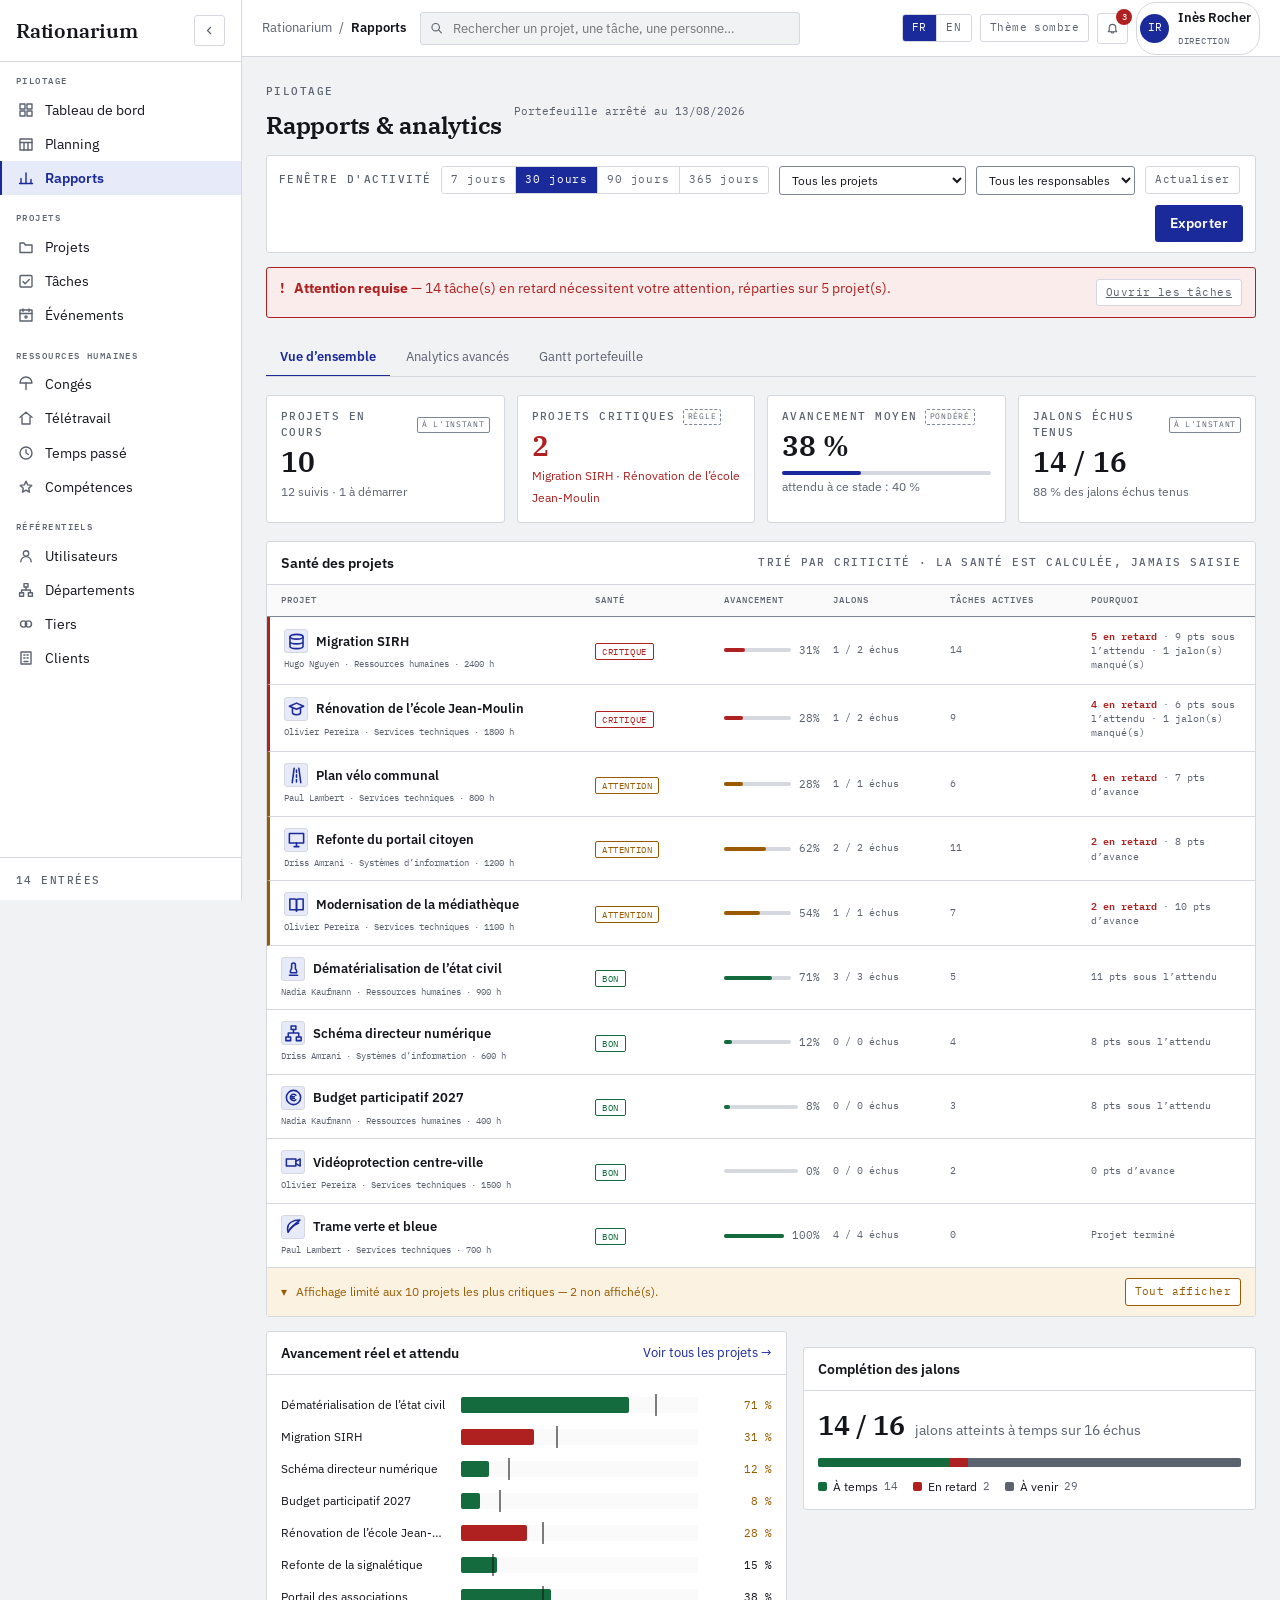
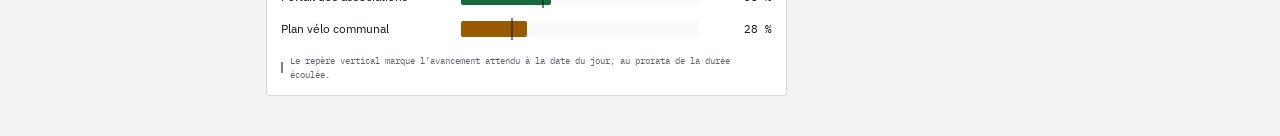
<file: rationarium/mockups/rapports-analytics.html>
<!doctype html>
<html lang="fr">
<head>
<meta charset="utf-8">
<meta name="robots" content="noindex, nofollow">
<meta name="viewport" content="width=device-width, initial-scale=1">
<title>Rationarium — Rapports &amp; analytics (Vue 30)</title>

<link rel="preconnect" href="https://fonts.googleapis.com">
<link rel="preconnect" href="https://fonts.gstatic.com" crossorigin>
<link href="https://fonts.googleapis.com/css2?family=IBM+Plex+Mono:wght@400;500;600&family=IBM+Plex+Sans+Condensed:wght@400;500;600&family=IBM+Plex+Sans:wght@400;500;600;700&family=IBM+Plex+Serif:wght@400;500;600&display=swap" rel="stylesheet">

<style>
/* ==========================================================================
   TRAME — SOCLE GRAPHIQUE
   Bloc canonique, recopié à l'identique dans chaque vue.
   Aucune dépendance externe hors polices (substituts système déclarés).
   Sommaire : 1 tokens · 2 base · 3 typo · 4 formulaires · 5 boutons
              6 alertes · 7 gabarit connexion · 8 grille miniature
              9 panneau de revue · 10 responsive
   ========================================================================== */

/* ── 1. TOKENS ─────────────────────────────────────────────────────────── */
:root{
  /* Surfaces & texte */
  --paper:#F1F2F4;
  --surface:#FFFFFF;
  --surface-2:#FAFAFB;
  --line:#D5D8DE;
  --line-strong:#7E8698;
  --ink:#14161C;
  --muted:#5B6270;
  --placeholder:#6E7583;

  /* Accent unique */
  --accent:#1B2A9B;
  --accent-strong:#121D75;
  --accent-soft:#E7EAF8;
  --on-accent:#FFFFFF;
  --brand-panel:#101A6E;

  /* Statuts de tâche */
  --st-todo:#5B6270;
  --st-doing:#1B2A9B;
  --st-review:#9A5B00;
  --st-done:#146B3D;
  --st-blocked:#AF2020;

  /* Présence & absences */
  --leave:#6A4BA6;
  --leave-pending:#71609E;
  --telework:#0C6E86;
  --office:#5B6270;
  --event:#B8420B;
  --activity:#0F6E5C;

  /* Retours d'état */
  --danger-soft:#FBECEC;
  --success-soft:#E8F4ED;
  --warn-soft:#FCF2E2;

  /* Trames de fond */
  --trame-ferie:rgba(20,22,28,.055);
  --trame-vacances:rgba(27,42,155,.05);

  /* Chips sur surface de marque (contraste inversé) */
  --ob-todo:#AEB6C7; --ob-doing:#8FA9FF; --ob-review:#F2C46A;
  --ob-done:#6FD3A0; --ob-blocked:#FF9A9A; --ob-leave:#C3ABF5;
  --ob-telework:#7FD7E8; --ob-activity:#6ED6BE; --ob-event:#FFAE7A;

  /* Rythme */
  --r:3px;                /* rayon standard : net, jamais arrondi mou */
  --font-ui:'IBM Plex Sans',system-ui,-apple-system,'Segoe UI',sans-serif;
  --font-display:'IBM Plex Serif',Georgia,'Times New Roman',serif;
  --font-cond:'IBM Plex Sans Condensed','IBM Plex Sans',system-ui,sans-serif;
  --font-mono:'IBM Plex Mono',ui-monospace,'SFMono-Regular',Consolas,monospace;
}
html.dark{
  --paper:#0E1014;
  --surface:#161922;
  --surface-2:#1C202A;
  --line:#2A2F3B;
  --line-strong:#6B7486;
  --ink:#E7E9EE;
  --muted:#98A0AF;
  --placeholder:#8E96A6;

  --accent:#8093FF;
  --accent-strong:#A3B0FF;
  --accent-soft:#1A2044;
  --on-accent:#0A0F2E;
  --brand-panel:#0A0F45;

  --st-todo:#98A0AF;
  --st-doing:#8093FF;
  --st-review:#E0A64B;
  --st-done:#5EC48D;
  --st-blocked:#F08585;

  --leave:#B39BE8;
  --leave-pending:#8E7FBD;
  --telework:#5FC3D8;
  --office:#98A0AF;
  --event:#F0975E;
  --activity:#54C7AE;

  --danger-soft:#2C1618;
  --success-soft:#12271C;
  --warn-soft:#2A2113;

  --trame-ferie:rgba(255,255,255,.05);
  --trame-vacances:rgba(128,147,255,.07);
}

/* ── 2. BASE ───────────────────────────────────────────────────────────── */
*,*::before,*::after{ box-sizing:border-box; }
html,body{ margin:0; padding:0; }
body{
  background:var(--paper); color:var(--ink);
  font-family:var(--font-ui); font-size:15px; line-height:1.5;
  -webkit-font-smoothing:antialiased; text-rendering:optimizeLegibility;
  min-height:100vh;
}
[hidden]{ display:none !important; }
a{ color:inherit; }
button{ font:inherit; color:inherit; background:none; border:none; padding:0; cursor:pointer; }
:focus-visible{ outline:2px solid var(--accent); outline-offset:2px; }
@keyframes spin{ to{ transform:rotate(360deg); } }
@keyframes rise{ from{ opacity:0; transform:translateY(4px); } to{ opacity:1; transform:none; } }



@media print{
  #review, .toasts, .skip, .hcard, .pop, .scrim-modal{ display:none !important; }
  body{ background:#fff; }
  a[href]::after{ content:''; }
}


/* Le motif de la santé, en clair, à côté du verdict */
.hp-detail b{ color:var(--st-blocked); font-weight:600; }
.trunc .chip-btn{ color:var(--st-review); border-color:var(--st-review); }

/* ── ACCESSIBILITÉ — passe transversale ────────────────────────────────── */
/* Bordures de contrôle relevées à 3:1, texte d'espace réservé à 4,5:1,
   mouvement respectant la préférence système, contrastes forcés pris en charge. */
.skip{ position:absolute; left:12px; top:-64px; z-index:200; background:var(--accent);
  color:var(--on-accent); padding:11px 17px; border-radius:var(--r);
  font-size:13px; font-weight:600; text-decoration:none; transition:top .12s ease; }
.skip:focus{ top:12px; }
.sr-only{ position:absolute; width:1px; height:1px; padding:0; margin:-1px;
  overflow:hidden; clip:rect(0 0 0 0); white-space:nowrap; border:0; }

/* Toute frontière de contrôle doit être perceptible, pas seulement les champs */
.chip-btn,.icon-btn,.ms-toggle,.rv-btn,.seg,.nav-sq,.pm-all,.ms-ico,.mdel,
.day-opt,.svc-chip,.icat,.doc-ic,.sess-ic,.au-sys{ border-color:var(--line-strong); }

/* Micro-typographie relevée : sous 9,5 px, le monospace capitalisé décroche */
.pill,.tt-mark,.mx-cov-n,.msum-n,.au-code,.us-login,.lock-tag,.tt-ok,
.occ-ext,.diff-pill,.scope,.tpl-n{ font-size:9.5px; }

[role="region"][tabindex="0"]:focus-visible{ outline:2px solid var(--accent); outline-offset:-2px; }

@media (prefers-reduced-motion:reduce){
  *,*::before,*::after{
    animation-duration:.01ms !important; animation-iteration-count:1 !important;
    transition-duration:.01ms !important; scroll-behavior:auto !important; }
}
@media (forced-colors:active){
  .btn,.chip-btn,.field,.pm-box,.toggle,.mini-select{ border:1px solid ButtonText; }
  .pm-box[aria-pressed="true"],.toggle[aria-pressed="true"]{ forced-color-adjust:none; }
  .bar > i,.mbar,.tchip,.occ,.lvl{ forced-color-adjust:none; }
}

/* ── 3. TYPOGRAPHIE ────────────────────────────────────────────────────── */
/* Le libellé mono est le dispositif de repérage récurrent du produit. */
.eyebrow{
  font-family:var(--font-mono); font-size:10.5px; font-weight:500;
  letter-spacing:.14em; text-transform:uppercase; color:var(--muted);
  text-decoration:none;
}
a.eyebrow:hover{ color:var(--ink); }
.h1{ font-family:var(--font-display); font-size:28px; font-weight:600; letter-spacing:-.01em; margin:8px 0 6px; }
.lede{ font-size:14px; color:var(--muted); line-height:1.55; margin:0; }

/* ── 4. FORMULAIRES ────────────────────────────────────────────────────── */
.field-block{ margin-bottom:16px; }
.field-label{ display:block; font-size:12.5px; font-weight:600; letter-spacing:.01em; margin-bottom:6px; }
.field-head{ display:flex; align-items:baseline; justify-content:space-between; margin-bottom:6px; }
.field-head .field-label{ margin-bottom:0; }
.field{
  width:100%; display:block;
  background:var(--surface); color:var(--ink);
  border:1px solid var(--line-strong); border-radius:var(--r);
  padding:11px 13px; font-family:var(--font-ui); font-size:14.5px; line-height:1.3;
  transition:border-color .12s ease, box-shadow .12s ease, background-color .12s ease;
}
.field::placeholder{ color:var(--placeholder); opacity:1; }
.field:focus{ outline:none; border-color:var(--accent); box-shadow:0 0 0 3px var(--accent-soft); }
.field[aria-invalid="true"]{ border-color:var(--st-blocked); }
.field[aria-invalid="true"]:focus{ box-shadow:0 0 0 3px var(--danger-soft); }
.field:disabled{ background:var(--surface-2); color:var(--muted); cursor:not-allowed; }
.field-error{ font-size:12.5px; color:var(--st-blocked); margin:5px 0 0; display:flex; gap:5px; align-items:flex-start; line-height:1.4; }
/* Le message garde sa place quand il est muet : le formulaire ne saute jamais. */
.field-error.is-quiet{ visibility:hidden; }
/* Indicateur de politique de mot de passe (vues 02 · 04 · 05) */
.policy{ margin-top:9px; display:grid; grid-template-columns:1fr 1fr; gap:5px 14px; }
.policy-item{ display:flex; align-items:center; gap:7px; font-size:11.5px; color:var(--muted); transition:color .15s ease; }
.policy-mark{
  display:inline-flex; align-items:center; justify-content:center; flex:none;
  width:14px; height:14px; border:1px solid var(--line-strong); border-radius:2px;
  font-family:var(--font-mono); font-size:9px; color:var(--muted);
  transition:color .15s ease, border-color .15s ease;
}
.policy-item.is-met{ color:var(--st-done); }
.policy-item.is-met .policy-mark{ color:var(--st-done); border-color:var(--st-done); }
.btn-stack{ display:grid; gap:8px; }
.sent-addr{ display:flex; flex-direction:column; gap:3px; margin:0 0 16px;
  padding:10px 12px; border:1px solid var(--line); border-radius:var(--r); background:var(--surface); }
.sent-mail{ font-family:var(--font-mono); font-size:12.5px; color:var(--ink); word-break:break-all; }
.rv-note{ font-family:var(--font-mono); font-size:9px; line-height:1.5; color:var(--muted); margin:6px 0 0; }

.field-wrap{ position:relative; }
.field-wrap .field{ padding-right:92px; }
.pw-toggle{
  position:absolute; right:6px; top:50%; transform:translateY(-50%);
  font-family:var(--font-mono); font-size:11px; letter-spacing:.06em;
  color:var(--muted); padding:5px 7px; border-radius:2px;
}
.pw-toggle:hover{ color:var(--ink); background:var(--accent-soft); }

/* ── 5. BOUTONS ────────────────────────────────────────────────────────── */
.btn{
  display:inline-flex; align-items:center; justify-content:center; gap:8px;
  border-radius:var(--r); font-size:14px; font-weight:600; letter-spacing:.01em;
  padding:11px 18px; border:1px solid transparent;
  transition:background-color .12s ease, border-color .12s ease, color .12s ease;
}
.btn-primary{ background:var(--accent); color:var(--on-accent); }
.btn-primary:hover:not(:disabled){ background:var(--accent-strong); }
.btn-secondary{ background:var(--surface); color:var(--ink); border-color:var(--line-strong); }
.btn-secondary:hover:not(:disabled){ border-color:var(--accent); color:var(--accent); }
.btn-block{ width:100%; }
.btn:disabled{ opacity:.6; cursor:not-allowed; }
.link{ color:var(--accent); text-decoration:none; border-bottom:1px solid transparent; }
.link:hover{ border-bottom-color:currentColor; }
.link-sm{ font-size:12.5px; }

.spinner{
  display:inline-block; width:14px; height:14px; border-radius:50%;
  border:2px solid rgba(255,255,255,.35); border-top-color:#fff;
  animation:spin .7s linear infinite;
}
.spinner-ink{ border-color:var(--line); border-top-color:var(--accent); width:12px; height:12px; }

/* Groupe segmenté (langue) */
.seg{ display:inline-flex; border:1px solid var(--line); border-radius:var(--r); overflow:hidden; }
.seg button{
  font-family:var(--font-mono); font-size:10.5px; letter-spacing:.08em;
  padding:5px 9px; color:var(--muted); background:var(--surface);
}
.seg button + button{ border-left:1px solid var(--line); }
.seg button[aria-pressed="true"]{ background:var(--accent); color:var(--on-accent); }
.chip-btn{
  font-family:var(--font-mono); font-size:10.5px; letter-spacing:.04em;
  padding:5px 9px; border:1px solid var(--line); border-radius:var(--r);
  background:var(--surface); color:var(--muted);
}
.chip-btn:hover{ color:var(--ink); border-color:var(--line-strong); }

/* ── 6. ALERTES ────────────────────────────────────────────────────────── */
.alert{
  display:flex; gap:10px; padding:11px 13px; border-radius:var(--r);
  border:1px solid; font-size:13.5px; line-height:1.45; margin-bottom:20px;
}
.alert-error{ background:var(--danger-soft); border-color:var(--st-blocked); color:var(--st-blocked); }
.alert-success{ background:var(--success-soft); border-color:var(--st-done); color:var(--st-done); }
/* Neutre : confirme qu'une action a eu lieu sans rien affirmer sur les données. */
.alert-neutral{ background:var(--accent-soft); border-color:var(--accent); color:var(--ink); }
.alert-neutral .alert-icon{ color:var(--accent); }
.alert-warn{ background:var(--warn-soft); border-color:var(--st-review); color:var(--st-review); }
.alert-icon{ flex:none; font-weight:700; }

/* ── 7. COQUILLE APPLICATIVE (§ B) ─────────────────────────────────────── */
.app{ display:grid; grid-template-columns:242px 1fr; min-height:100vh; }
.app.is-collapsed{ grid-template-columns:62px 1fr; }

/* Barre latérale */
.side{ background:var(--surface); border-right:1px solid var(--line); display:flex; flex-direction:column;
  position:sticky; top:0; height:100vh; overflow:hidden; }
.side-head{ display:flex; align-items:center; justify-content:space-between; gap:8px;
  padding:15px 16px; border-bottom:1px solid var(--line); min-height:57px; }
.side-mark{ font-family:var(--font-display); font-size:20px; font-weight:600; letter-spacing:-.01em; }
.app.is-collapsed .side-mark{ font-size:17px; }
.side-nav{ flex:1; overflow-y:auto; padding:12px 0 20px; }
.nav-group{ margin-bottom:16px; }
.nav-legend{ font-family:var(--font-mono); font-size:9px; font-weight:500; letter-spacing:.16em;
  text-transform:uppercase; color:var(--muted); margin:0 0 5px; padding:0 16px; }
.app.is-collapsed .nav-legend{ visibility:hidden; height:9px; margin-bottom:8px; }
.nav-item{ display:flex; align-items:center; gap:11px; padding:7px 16px; font-size:13.5px;
  color:var(--ink); text-decoration:none; border-left:2px solid transparent; white-space:nowrap; }
.nav-item:hover{ background:var(--surface-2); }
.nav-item.is-active{ border-left-color:var(--accent); color:var(--accent); background:var(--accent-soft); font-weight:600; }
.nav-item .ico{ flex:none; color:var(--muted); }
.nav-item.is-active .ico{ color:var(--accent); }
.app.is-collapsed .nav-item span{ display:none; }
.app.is-collapsed .nav-item{ justify-content:center; padding:9px 0; }
.side-foot{ border-top:1px solid var(--line); padding:10px 16px; }
.app.is-collapsed .side-foot{ padding:10px 8px; }

/* En-tête */
.topbar{ position:sticky; top:0; z-index:30; background:var(--surface); border-bottom:1px solid var(--line);
  display:flex; align-items:center; gap:14px; padding:0 20px; min-height:57px; }
.crumb{ display:flex; align-items:center; gap:7px; font-size:13px; color:var(--muted); white-space:nowrap; }
.crumb b{ color:var(--ink); font-weight:600; }
.search{ position:relative; flex:1; max-width:380px; }
.search .ico{ position:absolute; left:10px; top:50%; transform:translateY(-50%); color:var(--muted); }
.search input{ width:100%; background:var(--paper); border:1px solid var(--line); border-radius:var(--r);
  padding:7px 11px 7px 32px; font-family:var(--font-ui); font-size:13px; color:var(--ink); }
.search input:focus{ outline:none; border-color:var(--accent); box-shadow:0 0 0 3px var(--accent-soft); background:var(--surface); }
.topbar-right{ margin-left:auto; display:flex; align-items:center; gap:8px; }
.icon-btn{ display:inline-flex; align-items:center; justify-content:center; width:31px; height:31px;
  border:1px solid var(--line); border-radius:var(--r); color:var(--muted); background:var(--surface); position:relative; }
.icon-btn:hover{ color:var(--ink); border-color:var(--line-strong); }
.dot-badge{ position:absolute; top:-5px; right:-5px; min-width:16px; height:16px; padding:0 4px;
  background:var(--st-blocked); color:#fff; border-radius:8px; font-family:var(--font-mono);
  font-size:9px; display:flex; align-items:center; justify-content:center; }
.avatar{ width:29px; height:29px; border-radius:50%; background:var(--accent); color:var(--on-accent);
  display:flex; align-items:center; justify-content:center; font-family:var(--font-mono); font-size:10.5px; flex:none; }
.usermenu-btn{ display:flex; align-items:center; gap:9px; padding:3px 8px 3px 3px;
  border:1px solid var(--line); border-radius:20px; background:var(--surface); }
.usermenu-btn:hover{ border-color:var(--line-strong); }
.um-name{ font-size:12.5px; font-weight:600; line-height:1.15; }
.um-role{ font-family:var(--font-mono); font-size:9px; letter-spacing:.08em; text-transform:uppercase; color:var(--muted); }

/* Panneaux flottants */
.pop{ position:absolute; top:46px; right:0; width:330px; background:var(--surface);
  border:1px solid var(--line-strong); border-radius:var(--r); z-index:40; }
.pop-sm{ width:190px; }
.pop-head{ display:flex; align-items:center; justify-content:space-between; gap:10px;
  padding:10px 13px; border-bottom:1px solid var(--line); }
.pop-list{ max-height:330px; overflow-y:auto; }
.pop-item{ display:flex; gap:10px; padding:11px 13px; border-bottom:1px solid var(--line); text-decoration:none; }
.pop-item:last-child{ border-bottom:none; }
.pop-item:hover{ background:var(--surface-2); }
.pop-item.is-unread{ background:var(--accent-soft); }
.pop-mark{ width:6px; height:6px; border-radius:50%; background:var(--accent); flex:none; margin-top:6px; }
.pop-item:not(.is-unread) .pop-mark{ background:transparent; }
.pop-body{ min-width:0; }
.pop-title{ font-size:12.5px; font-weight:600; line-height:1.35; }
.pop-meta{ font-family:var(--font-mono); font-size:9.5px; color:var(--muted); margin-top:3px; display:block; }
.pop-action{ display:block; padding:9px 13px; font-size:12.5px; color:var(--ink); text-decoration:none; }
.pop-action:hover{ background:var(--surface-2); }
.pop-action + .pop-action{ border-top:1px solid var(--line); }
.has-pop{ position:relative; }

/* ── 8. GABARIT DE PAGE ────────────────────────────────────────────────── */
.main{ min-width:0; display:flex; flex-direction:column; }
.page{ padding:22px 24px 40px; max-width:1360px; width:100%; }
.greet{ margin-bottom:20px; }
.greet .h1{ margin:6px 0 4px; }
.panel{ background:var(--surface); border:1px solid var(--line); border-radius:var(--r); }
.panel + .panel{ margin-top:16px; }
.panel-head{ display:flex; align-items:center; justify-content:space-between; gap:12px;
  padding:11px 14px; border-bottom:1px solid var(--line); }
.panel-title{ font-size:13.5px; font-weight:600; }
.panel-body{ padding:14px; }
.panel-body.is-flush{ padding:0; }
.empty{ text-align:center; padding:24px 16px; }
.empty p{ margin:0 0 4px; font-size:13px; color:var(--ink); }
.empty small{ font-size:12px; color:var(--muted); display:block; margin-bottom:10px; }

/* Indicateurs */
.kpi-grid{ display:grid; grid-template-columns:repeat(4,1fr); gap:12px; margin-bottom:18px; }
.kpi{ background:var(--surface); border:1px solid var(--line); border-radius:var(--r); padding:13px 14px; }
.kpi-val{ font-family:var(--font-display); font-size:28px; font-weight:600; line-height:1.1; margin:6px 0 2px; }
.kpi-sub{ font-size:11.5px; color:var(--muted); }
.kpi.is-alert .kpi-val{ color:var(--st-blocked); }
.kpi.is-alert .kpi-sub{ color:var(--st-blocked); }

.dash-grid{ display:grid; grid-template-columns:minmax(0,1.55fr) minmax(0,1fr); gap:16px; align-items:start; }

/* ── 9. VOCABULAIRE DES OCCUPATIONS SUR SURFACE CLAIRE ─────────────────── */
/* Même grammaire que la grille du planning : couleur = statut, pastille = projet. */
.pglyph{ display:inline-flex; align-items:center; justify-content:center; flex:none;
  width:15px; height:15px; border:1px solid var(--line-strong); border-radius:2px;
  font-family:var(--font-mono); font-size:8px; font-style:normal; color:var(--muted); background:var(--surface); }
.tchip{ display:flex; align-items:center; gap:5px; font-family:var(--font-cond); font-size:11px;
  line-height:1.3; padding:3px 5px; border-radius:2px; border-left:3px solid currentColor;
  background:var(--surface-2); background:color-mix(in srgb, currentColor 12%, var(--surface)); }
.tchip > span{ color:var(--ink); min-width:0; white-space:nowrap; overflow:hidden; text-overflow:ellipsis; }
.tchip .pglyph{ width:12px; height:12px; font-size:7px; background:transparent; }
.tchip-indep{ border-left-style:dashed; }
.tchip-flat{ border-left:none; padding-left:8px; }

/* Extrait de semaine personnel */
.week{ display:grid; grid-template-columns:repeat(5,1fr); }
.week-col + .week-col{ border-left:1px solid var(--line); }
.week-day{ font-family:var(--font-cond); font-size:10.5px; font-weight:600; letter-spacing:.08em;
  text-transform:uppercase; color:var(--muted); padding:8px 9px 6px; }
.week-col.is-today .week-day{ color:var(--accent); }
.week-col.is-today{ background:var(--accent-soft); }
.week-cell{ padding:0 6px 10px; display:flex; flex-direction:column; gap:3px; min-height:74px; }
.week-none{ font-family:var(--font-mono); font-size:10px; color:var(--muted); padding:2px 3px; }

/* Lignes de tâches */
.tabs{ display:flex; gap:2px; }
.tab{ font-size:12.5px; padding:5px 10px; border:1px solid transparent; border-radius:var(--r); color:var(--muted); }
.tab[aria-selected="true"]{ background:var(--accent-soft); color:var(--accent); font-weight:600; }
.trow{ display:grid; grid-template-columns:minmax(0,1fr) auto auto; gap:12px; align-items:center;
  padding:10px 14px; border-bottom:1px solid var(--line); }
.trow:last-child{ border-bottom:none; }
.trow:hover{ background:var(--surface-2); }
.trow-title{ display:flex; align-items:center; gap:7px; font-size:13.5px; font-weight:600; min-width:0; }
.trow-title span{ overflow:hidden; text-overflow:ellipsis; white-space:nowrap; }
.trow-meta{ font-family:var(--font-mono); font-size:9.5px; color:var(--muted); margin-top:3px; display:block; }
.badge{ font-family:var(--font-mono); font-size:8.5px; letter-spacing:.08em; text-transform:uppercase;
  padding:2px 5px; border-radius:2px; border:1px solid currentColor; flex:none; }
.badge-late{ color:var(--st-blocked); }
.badge-indep{ color:var(--muted); }
.mini-select{ font-family:var(--font-ui); font-size:12px; padding:5px 7px; border:1px solid var(--line-strong);
  border-radius:var(--r); background:var(--surface); color:var(--ink); }
.mini-select:focus{ outline:none; border-color:var(--accent); box-shadow:0 0 0 3px var(--accent-soft); }
.hours{ display:flex; align-items:center; gap:5px; }
.hours input{ width:52px; text-align:right; font-family:var(--font-mono); font-size:12px;
  padding:5px 7px; border:1px solid var(--line-strong); border-radius:var(--r);
  background:var(--surface); color:var(--ink); }
.hours input:focus{ outline:none; border-color:var(--accent); box-shadow:0 0 0 3px var(--accent-soft); }
.hours-unit{ font-family:var(--font-mono); font-size:11px; color:var(--muted); }
.hours-note{ font-family:var(--font-mono); font-size:9px; color:var(--muted); margin-top:3px; text-align:right; display:block; }
.check{ display:flex; align-items:center; gap:7px; font-size:12.5px; color:var(--muted); white-space:nowrap; }
.check input{ accent-color:var(--accent); width:15px; height:15px; }

/* To-do */
.todo-add{ display:flex; gap:8px; padding:12px 14px; border-bottom:1px solid var(--line); }
.todo-add input{ flex:1; background:var(--surface); border:1px solid var(--line-strong); border-radius:var(--r);
  padding:7px 10px; font-family:var(--font-ui); font-size:13px; color:var(--ink); }
.todo-add input:focus{ outline:none; border-color:var(--accent); box-shadow:0 0 0 3px var(--accent-soft); }
.todo-add input:disabled{ background:var(--surface-2); color:var(--muted); cursor:not-allowed; }
.todo-item{ display:flex; align-items:center; gap:9px; padding:8px 14px; border-bottom:1px solid var(--line); }
.todo-item:last-child{ border-bottom:none; }
.todo-item:hover{ background:var(--surface-2); }
.todo-label{ flex:1; font-size:13px; cursor:text; }
.todo-item.is-done .todo-label{ color:var(--muted); text-decoration:line-through; }
.todo-del{ font-family:var(--font-mono); font-size:12px; color:var(--muted); opacity:0; }
.todo-item:hover .todo-del{ opacity:1; }
.todo-del:hover{ color:var(--st-blocked); }
.todo-sep{ display:flex; align-items:center; gap:8px; padding:8px 14px; border-bottom:1px solid var(--line);
  background:var(--surface-2); }
.todo-limit{ padding:9px 14px; font-size:11.5px; color:var(--st-review); background:var(--warn-soft);
  border-bottom:1px solid var(--line); }

/* Projets */
.prow{ display:grid; grid-template-columns:auto minmax(0,1fr) auto; gap:10px; align-items:center;
  padding:10px 14px; border-bottom:1px solid var(--line); text-decoration:none; }
.prow:last-child{ border-bottom:none; }
.prow:hover{ background:var(--surface-2); }
.prow-name{ font-size:13px; font-weight:600; white-space:nowrap; overflow:hidden; text-overflow:ellipsis; }
.prow-role{ font-family:var(--font-mono); font-size:9px; letter-spacing:.06em; text-transform:uppercase; color:var(--muted); }
.bar{ height:4px; border-radius:2px; background:var(--line); position:relative; margin-top:6px; }
.bar > i{ position:absolute; top:0; bottom:0; left:0; border-radius:2px; background:var(--accent); }
.prow-pct{ font-family:var(--font-mono); font-size:11px; color:var(--muted); }

/* Icônes */
.ico{ width:16px; height:16px; fill:none; stroke:currentColor; stroke-width:1.4;
  stroke-linecap:round; stroke-linejoin:round; flex:none; }
.ico-sm{ width:13px; height:13px; }

/* ── 11. PLANNING — GRILLE PERSONNES × JOURS ───────────────────────────── */
/* Trois strates par cellule : présence · lieu · occupations.
   La couleur reste au statut, la pastille au projet, le filet interrompu au hors-projet. */

.pl-toolbar{ display:flex; align-items:center; gap:12px; flex-wrap:wrap; margin-bottom:11px; }
.pl-period{ font-size:13.5px; font-weight:600; white-space:nowrap; }
.pl-nav{ display:flex; align-items:center; gap:4px; }
.nav-sq{ display:inline-flex; align-items:center; justify-content:center; width:28px; height:28px;
  border:1px solid var(--line-strong); border-radius:var(--r); color:var(--muted); background:var(--surface);
  font-family:var(--font-mono); font-size:12px; }
.nav-sq:hover{ color:var(--accent); border-color:var(--accent); }

.filters{ display:flex; align-items:center; gap:9px; flex-wrap:wrap; padding:9px 11px;
  background:var(--surface); border:1px solid var(--line); border-radius:var(--r); margin-bottom:11px; }
.filters .vsep{ width:1px; height:20px; background:var(--line); }
.f-input{ font-family:var(--font-ui); font-size:12px; padding:5px 8px; border:1px solid var(--line-strong);
  border-radius:var(--r); background:var(--surface); color:var(--ink); }
.f-input:focus{ outline:none; border-color:var(--accent); box-shadow:0 0 0 3px var(--accent-soft); }
.layers{ display:flex; align-items:center; gap:11px; flex-wrap:wrap; }
.layer{ display:inline-flex; align-items:center; gap:6px; font-size:12px; color:var(--muted); white-space:nowrap; }
.layer input{ accent-color:var(--accent); width:14px; height:14px; }
.layer.is-on{ color:var(--ink); }

/* Cadre de grille */
.pl-wrap{ border:1px solid var(--line-strong); border-radius:var(--r); background:var(--surface);
  overflow:auto; max-height:calc(100vh - 300px); position:relative; }
.pl{ display:grid; grid-template-columns:var(--cols); min-width:max-content; }

.pl-corner{ position:sticky; top:0; left:0; z-index:6; background:var(--surface-2);
  border-bottom:1px solid var(--line-strong); border-right:1px solid var(--line-strong); padding:8px 10px; }
.pl-head{ position:sticky; top:0; z-index:4; background:var(--surface-2); text-align:center;
  padding:6px 8px; border-bottom:1px solid var(--line-strong); border-left:1px solid var(--line); }
.pl-dow{ display:block; font-family:var(--font-cond); font-size:9.5px; font-weight:600;
  letter-spacing:.11em; text-transform:uppercase; color:var(--muted); }
.pl-dnum{ font-family:var(--font-display); font-size:17px; font-weight:600; line-height:1.15; }
.pl-head.is-today .pl-dnum,.pl-head.is-today .pl-dow{ color:var(--accent); }
.pl-head.is-off .pl-dnum{ color:var(--muted); }

/* Bandeau de calendrier : nommé plutôt que deviné */
.pl-bandcell{ font-family:var(--font-cond); font-size:9.5px; letter-spacing:.06em; text-transform:uppercase;
  text-align:center; padding:3px 4px; color:var(--muted); border-bottom:1px solid var(--line);
  border-left:1px solid var(--line); white-space:nowrap; overflow:hidden; text-overflow:ellipsis; }
.pl-bandlab{ position:sticky; left:0; z-index:3; background:var(--surface-2); border-bottom:1px solid var(--line);
  border-right:1px solid var(--line-strong); padding:3px 10px; }
.is-vac{ background:var(--trame-vacances); }
.is-ferie{ background:var(--trame-ferie); }

/* Groupe de service */
.grp{ grid-column:1/-1; position:sticky; left:0; display:flex; align-items:center; gap:10px;
  padding:6px 11px; background:var(--surface-2); border-top:1px solid var(--line-strong);
  border-bottom:1px solid var(--line); z-index:3; }
.grp-name{ font-size:12.5px; font-weight:600; }
.grp-caret{ font-family:var(--font-mono); font-size:10px; color:var(--muted); width:12px; }
.grp-meta{ font-family:var(--font-mono); font-size:9.5px; color:var(--muted); }

/* Ligne ressource */
.res{ position:sticky; left:0; z-index:2; background:var(--surface); display:flex; align-items:center; gap:8px;
  padding:7px 11px; border-right:1px solid var(--line-strong); border-bottom:1px solid var(--line); }
.res-av{ width:24px; height:24px; border-radius:50%; background:var(--accent-soft); color:var(--accent);
  display:flex; align-items:center; justify-content:center; font-family:var(--font-mono); font-size:9px; flex:none; }
.res-name{ font-size:12.5px; white-space:nowrap; overflow:hidden; text-overflow:ellipsis; }

/* Cellule */
.cell{ border-left:1px solid var(--line); border-bottom:1px solid var(--line);
  padding:4px; min-height:54px; display:flex; flex-direction:column; gap:3px; position:relative; }
.cell.is-today{ background:color-mix(in srgb, var(--accent) 5%, var(--surface)); }
.cell.is-drop{ outline:2px dashed var(--accent); outline-offset:-2px; background:var(--accent-soft); }
.cell-add{ position:absolute; right:3px; bottom:3px; width:17px; height:17px; border-radius:2px;
  border:1px solid var(--line-strong); background:var(--surface); color:var(--muted);
  font-family:var(--font-mono); font-size:11px; line-height:1; opacity:0; }
.cell:hover .cell-add{ opacity:1; }
.cell-add:hover{ color:var(--accent); border-color:var(--accent); }

/* Strate 1 — absence : occupe la cellule, rien d'autre à afficher */
.leave{ flex:1; display:flex; align-items:center; gap:5px; padding:5px 7px; border-radius:2px;
  font-family:var(--font-cond); font-size:10.5px; color:var(--ink); min-height:28px;
  background:color-mix(in srgb, var(--leave) 20%, var(--surface)); border-left:3px solid var(--leave); }
.leave-pending{ background:color-mix(in srgb, var(--leave-pending) 14%, var(--surface));
  border-left-style:dashed;
  background-image:repeating-linear-gradient(135deg, rgba(120,110,150,.16) 0 4px, transparent 4px 8px); }
.leave-tag{ font-family:var(--font-mono); font-size:8px; letter-spacing:.06em; text-transform:uppercase;
  color:var(--muted); margin-left:auto; }
.leave.is-half{ flex:0 0 auto; }

/* Strate 2 — lieu : discret, cliquable */
.pres{ display:flex; align-items:center; gap:5px; font-family:var(--font-cond); font-size:9.5px;
  letter-spacing:.07em; text-transform:uppercase; padding:2px 5px; border-radius:2px;
  border:1px dashed var(--line-strong); color:var(--muted); background:transparent; width:100%; }
.pres:hover{ border-color:var(--accent); color:var(--accent); }
.pres.is-tt{ border-style:solid; border-color:var(--telework); color:var(--telework);
  background:color-mix(in srgb, var(--telework) 9%, var(--surface)); }
.pres.is-office{ border-style:solid; border-color:var(--line-strong); color:var(--muted); }
.pres.is-locked{ cursor:not-allowed; }
.pres-dot{ width:5px; height:5px; border-radius:50%; background:currentColor; flex:none; }

/* Strate 3 — occupations */
.occ{ display:flex; align-items:center; gap:4px; font-family:var(--font-cond); font-size:10.5px;
  line-height:1.25; padding:3px 5px; border-radius:2px; border-left:3px solid currentColor;
  background:color-mix(in srgb, currentColor 12%, var(--surface)); cursor:grab; text-align:left; width:100%; }
.occ:hover{ background:color-mix(in srgb, currentColor 20%, var(--surface)); }
.occ > span{ color:var(--ink); min-width:0; white-space:nowrap; overflow:hidden; text-overflow:ellipsis; }
.occ.is-indep{ border-left-style:dashed; }
.occ.is-flat{ border-left-width:3px; }
.occ:active{ cursor:grabbing; }
.occ.is-dragging{ opacity:.4; }
.occ-ext{ font-family:var(--font-mono); font-size:7.5px; letter-spacing:.06em; color:var(--event);
  border:1px solid currentColor; border-radius:2px; padding:0 2px; margin-left:auto; flex:none; }
.occ-more{ font-family:var(--font-mono); font-size:9px; color:var(--muted); padding:1px 4px; text-align:left; }

/* Ligne de synthèse */
.sum-lab{ position:sticky; left:0; bottom:0; z-index:4; background:var(--surface-2);
  border-right:1px solid var(--line-strong); border-top:1px solid var(--line-strong); padding:7px 11px; }
.sum-cell{ position:sticky; bottom:0; z-index:3; background:var(--surface-2); text-align:center;
  border-left:1px solid var(--line); border-top:1px solid var(--line-strong); padding:7px 4px; }
.sum-val{ font-family:var(--font-mono); font-size:11px; }
.sum-pct{ font-family:var(--font-mono); font-size:9px; color:var(--muted); display:block; }
.sum-cell.is-high .sum-val{ color:var(--st-review); font-weight:600; }

/* Légende filtrante */
.legend{ display:grid; grid-template-columns:repeat(5,minmax(0,1fr)); gap:0; }
.legend-sec{ padding:11px 13px; border-left:1px solid var(--line); }
.legend-sec:first-child{ border-left:none; }
.legend-list{ display:flex; flex-direction:column; gap:4px; margin-top:7px; }
.lg{ display:flex; align-items:center; gap:7px; font-size:11.5px; color:var(--ink);
  padding:2px 4px; border-radius:2px; text-align:left; }
.lg:hover{ background:var(--surface-2); }
.lg-sw{ width:11px; height:11px; border-radius:2px; border-left:3px solid currentColor;
  background:color-mix(in srgb, currentColor 22%, var(--surface)); flex:none; }
.lg-sw.is-dashed{ border-left-style:dashed; }
.lg-sw.is-flat{ border-left:none; background:currentColor; }
.lg[aria-pressed="false"]{ color:var(--muted); opacity:.5; text-decoration:line-through; }

/* Panneau de détail latéral */
.drawer{ position:fixed; top:0; right:0; width:340px; height:100vh; background:var(--surface);
  border-left:1px solid var(--line-strong); z-index:55; display:flex; flex-direction:column;
  transform:translateX(100%); transition:transform .18s ease; }
.drawer.is-open{ transform:none; }
.drawer-head{ display:flex; align-items:flex-start; justify-content:space-between; gap:10px;
  padding:14px; border-bottom:1px solid var(--line); }
.drawer-body{ padding:14px; overflow-y:auto; flex:1; }
.dl{ display:grid; grid-template-columns:96px 1fr; gap:7px 12px; font-size:12.5px; }
.dl dt{ font-family:var(--font-mono); font-size:9.5px; letter-spacing:.08em; text-transform:uppercase;
  color:var(--muted); padding-top:2px; }
.dl dd{ margin:0; }

/* Notifications d'action */
.toasts{ position:fixed; left:50%; bottom:18px; transform:translateX(-50%); z-index:70;
  display:flex; flex-direction:column; gap:8px; width:min(460px,92vw); }
.toast{ display:flex; gap:9px; padding:10px 12px; border-radius:var(--r); border:1px solid;
  font-size:12.5px; line-height:1.45; background:var(--surface); animation:rise .22s ease both; }
.toast-err{ border-color:var(--st-blocked); color:var(--st-blocked); background:var(--danger-soft); }
.toast-warn{ border-color:var(--st-review); color:var(--st-review); background:var(--warn-soft); }
.toast-ok{ border-color:var(--st-done); color:var(--st-done); background:var(--success-soft); }

.pl-empty{ padding:44px 20px; text-align:center; }

@media (max-width:900px){
  .pl-wrap{ max-height:none; }
  .drawer{ width:100%; }
}

/* ── 12. PLANNING — VUE MOIS ───────────────────────────────────────────── */
/* À 34 px de large, le texte ne tient plus. La cellule devient une texture :
   barres = occupations (couleur = statut), aplat = absence, filet bas = lieu.
   Le détail se lit au survol ou au clavier, jamais dans la cellule. */

.mo{ display:grid; grid-template-columns:var(--cols); min-width:max-content; }

.mo-head{ position:sticky; top:0; z-index:4; background:var(--surface-2); text-align:center;
  padding:5px 1px 6px; border-bottom:1px solid var(--line-strong); border-left:1px solid var(--line); }
.mo-dow{ display:block; font-family:var(--font-cond); font-size:8.5px; font-weight:600;
  letter-spacing:.04em; text-transform:uppercase; color:var(--muted); }
.mo-num{ font-family:var(--font-mono); font-size:11px; }
.mo-head.is-mon,.mcell.is-mon,.msum.is-mon,.mo-band.is-mon{ border-left:1px solid var(--line-strong); }
.mo-head.is-today{ background:var(--accent-soft); }
.mo-head.is-today .mo-num,.mo-head.is-today .mo-dow{ color:var(--accent); font-weight:700; }
.mo-head.is-off .mo-num,.mo-head.is-off .mo-dow{ color:var(--muted); opacity:.65; }

/* Bandeau de calendrier : une seule étiquette par période, pas un lavis répété */
.mo-bandlab{ position:sticky; left:0; z-index:3; background:var(--surface-2);
  border-right:1px solid var(--line-strong); border-bottom:1px solid var(--line); padding:3px 11px; }
.mo-band{ font-family:var(--font-cond); font-size:9px; font-weight:600; letter-spacing:.09em;
  text-transform:uppercase; text-align:center; padding:3px 2px; color:var(--muted);
  border-bottom:1px solid var(--line); border-left:1px solid var(--line);
  white-space:nowrap; overflow:hidden; text-overflow:ellipsis; }
.mo-band.is-vac{ background:var(--trame-vacances); }
.mo-band.is-ferie{ background:var(--trame-ferie); color:var(--ink); }

/* Micro-cellule */
.mcell{ border-left:1px solid var(--line); border-bottom:1px solid var(--line);
  height:34px; padding:4px 3px 6px; display:flex; flex-direction:column; gap:2px;
  position:relative; background:none; width:100%; }
.mcell.is-off{ background:var(--surface-2); }
.mcell.is-today{ background:color-mix(in srgb, var(--accent) 7%, var(--surface)); }
.mcell.is-ferie{ background:var(--trame-ferie); }
.mcell:hover{ background:var(--accent-soft); }
.mcell:focus-visible{ outline:2px solid var(--accent); outline-offset:-2px; z-index:2; }

.mbar{ height:4px; border-radius:1px; background:currentColor; flex:none; }
.mbar.is-indep{ background:repeating-linear-gradient(90deg, currentColor 0 3px, transparent 3px 5px); }
.mleave{ position:absolute; left:2px; right:2px; top:2px; bottom:2px; border-radius:2px;
  background:color-mix(in srgb, var(--leave) 32%, var(--surface)); }
.mleave.is-pending{ background-color:color-mix(in srgb, var(--leave-pending) 14%, var(--surface));
  background-image:repeating-linear-gradient(135deg, rgba(106,75,166,.30) 0 3px, transparent 3px 6px); }
.mleave.is-am{ bottom:50%; }
.mleave.is-pm{ top:50%; }
.mplace{ position:absolute; left:3px; right:3px; bottom:2px; height:3px; border-radius:1px;
  background:var(--telework); }
.mplace.is-office{ background:var(--line-strong); }
.mcount{ position:absolute; right:2px; top:1px; font-family:var(--font-mono); font-size:7.5px; color:var(--muted); }

/* Synthèse « hors présentiel » : la tendance du mois se lit comme une courbe */
.msum{ position:sticky; bottom:0; z-index:3; background:var(--surface-2);
  border-top:1px solid var(--line-strong); border-left:1px solid var(--line);
  height:46px; display:flex; flex-direction:column; justify-content:flex-end; align-items:center; gap:2px; padding:3px 2px 4px; }
.msum-bar{ width:9px; min-height:1px; background:var(--accent); border-radius:1px 1px 0 0; opacity:.55; }
.msum.is-high .msum-bar{ background:var(--st-review); opacity:1; }
.msum-n{ font-family:var(--font-mono); font-size:8px; color:var(--muted); line-height:1; }
.msum-lab{ position:sticky; left:0; bottom:0; z-index:4; background:var(--surface-2);
  border-right:1px solid var(--line-strong); border-top:1px solid var(--line-strong);
  padding:7px 11px; display:flex; flex-direction:column; justify-content:center; }

/* Carte de survol : le détail sort de la cellule */
.hcard{ position:fixed; z-index:80; width:242px; background:var(--surface);
  border:1px solid var(--line-strong); border-radius:var(--r); padding:10px 11px;
  pointer-events:none; box-shadow:0 2px 0 rgba(0,0,0,.04); }
.hcard-head{ display:flex; align-items:baseline; justify-content:space-between; gap:8px;
  padding-bottom:7px; margin-bottom:7px; border-bottom:1px solid var(--line); }
.hcard-list{ display:flex; flex-direction:column; gap:3px; }
.hcard .occ{ cursor:default; }
.hcard-none{ font-size:11.5px; color:var(--muted); }

/* ── 13. PLANNING — VUE ACTIVITÉ (axes inversés) ───────────────────────── */
/* Jours en lignes, tâches prédéfinies en colonnes. L'inversion est annoncée
   dans la cellule d'angle, pas laissée à deviner. */

.ax{ display:flex; flex-direction:column; gap:2px; }
.ax-line{ display:flex; align-items:center; gap:5px; font-family:var(--font-mono);
  font-size:9px; letter-spacing:.08em; text-transform:uppercase; color:var(--muted); }
.ax-arrow{ color:var(--accent); font-size:11px; line-height:1; }

.act{ display:grid; grid-template-columns:var(--cols); min-width:max-content; }
.act-corner{ position:sticky; top:0; left:0; z-index:6; background:var(--surface-2);
  border-bottom:1px solid var(--line-strong); border-right:1px solid var(--line-strong); padding:9px 11px; }
.act-head{ position:sticky; top:0; z-index:4; background:var(--surface-2);
  border-bottom:1px solid var(--line-strong); border-left:1px solid var(--line); padding:8px 9px; }
.act-head-top{ display:flex; align-items:center; gap:6px; }
.act-name{ font-size:12px; font-weight:600; line-height:1.25; }
.act-sub{ display:block; font-family:var(--font-mono); font-size:9px; color:var(--muted); margin-top:3px; }
.act-glyph{ width:16px; height:16px; border-radius:2px; flex:none; display:flex; align-items:center;
  justify-content:center; font-family:var(--font-mono); font-size:8.5px; color:#fff; }

.act-day{ position:sticky; left:0; z-index:2; background:var(--surface);
  border-right:1px solid var(--line-strong); border-bottom:1px solid var(--line);
  padding:9px 11px; display:flex; align-items:baseline; gap:8px; }
.act-day.is-today{ background:var(--accent-soft); }
.act-day.is-off{ background:var(--surface-2); }
.act-dow{ font-family:var(--font-cond); font-size:11.5px; font-weight:600; text-transform:uppercase;
  letter-spacing:.07em; }
.act-date{ font-family:var(--font-mono); font-size:10px; color:var(--muted); }
.act-ferie{ display:block; font-family:var(--font-mono); font-size:9px; color:var(--st-review); }

.acell{ border-left:1px solid var(--line); border-bottom:1px solid var(--line);
  padding:6px; min-height:88px; display:flex; flex-direction:column; gap:4px; position:relative; }
.acell.is-today{ background:color-mix(in srgb, var(--accent) 4%, var(--surface)); }
.acell.is-off{ background:var(--surface-2); }
.acell-none{ font-family:var(--font-mono); font-size:12px; color:var(--muted); padding:2px 0; }

.agent{ display:flex; align-items:center; gap:6px; padding:3px 5px; border-radius:2px;
  border:1px solid var(--line); background:var(--surface); }
.agent-av{ width:18px; height:18px; border-radius:50%; background:var(--accent-soft); color:var(--accent);
  display:flex; align-items:center; justify-content:center; font-family:var(--font-mono); font-size:8px; flex:none; }
.agent-name{ font-family:var(--font-cond); font-size:11px; min-width:0; white-space:nowrap;
  overflow:hidden; text-overflow:ellipsis; flex:1; }
.agent-st{ width:17px; height:17px; border-radius:2px; border:1px solid var(--line-strong);
  font-family:var(--font-mono); font-size:10px; line-height:1; color:var(--muted); flex:none; }
.agent-st.is-done{ color:var(--st-done); border-color:var(--st-done); }
.agent-st.is-missed{ color:var(--st-blocked); border-color:var(--st-blocked); }
.agent.is-done{ border-color:color-mix(in srgb, var(--st-done) 45%, var(--line)); }
.agent.is-missed{ border-color:color-mix(in srgb, var(--st-blocked) 45%, var(--line)); }

.acell-more{ font-family:var(--font-mono); font-size:9.5px; color:var(--muted); text-align:left; padding:1px 4px; }
.acell-add{ margin-top:auto; font-family:var(--font-mono); font-size:10px; letter-spacing:.06em;
  text-transform:uppercase; color:var(--muted); border:1px dashed var(--line-strong);
  border-radius:2px; padding:3px 6px; text-align:center; }
.acell-add:hover{ color:var(--accent); border-color:var(--accent); }

/* Fenêtre d'ajout d'agents */
.scrim-modal{ position:fixed; inset:0; background:rgba(8,10,16,.45); z-index:80;
  display:flex; align-items:center; justify-content:center; padding:20px; }
.modal{ width:min(520px,100%); max-height:86vh; background:var(--surface);
  border:1px solid var(--line-strong); border-radius:var(--r); display:flex; flex-direction:column; }
.modal-head{ padding:14px 16px; border-bottom:1px solid var(--line);
  display:flex; align-items:flex-start; justify-content:space-between; gap:12px; }
.modal-body{ overflow-y:auto; flex:1; }
.modal-foot{ padding:12px 16px; border-top:1px solid var(--line);
  display:flex; align-items:center; justify-content:space-between; gap:12px; }
.pick{ display:flex; align-items:center; gap:10px; padding:9px 16px; border-bottom:1px solid var(--line); }
.pick:last-child{ border-bottom:none; }
.pick input{ accent-color:var(--accent); width:15px; height:15px; }
.pick.is-off{ background:var(--surface-2); }
.pick.is-off .pick-name{ color:var(--muted); }
.pick-name{ font-size:13px; }
.pick-svc{ display:block; font-family:var(--font-mono); font-size:9px; color:var(--muted); }
.reason{ margin-left:auto; font-family:var(--font-mono); font-size:8.5px; letter-spacing:.05em;
  text-transform:uppercase; border:1px solid currentColor; border-radius:2px; padding:1px 5px; white-space:nowrap; }
.reason-leave{ color:var(--leave); }
.reason-tt{ color:var(--telework); }
.reason-dup{ color:var(--muted); }

/* ── Feuille d'impression : affichée en salle de service, en noir et blanc ── */
.print-head{ display:none; }
@media print{
  @page{ size:landscape; margin:12mm; }
  .side, .topbar, .filters, .pl-toolbar, #review, .no-print, .acell-add, .agent-st{ display:none !important; }
  .app{ display:block !important; }
  .main{ display:block; }
  .page{ padding:0; max-width:none; }
  body, .panel, .acell, .act-head, .act-day, .act-corner, .agent{
    background:#fff !important; color:#000 !important; }
  .print-head{ display:block; margin-bottom:8mm; }
  .print-title{ font-family:var(--font-display); font-size:19pt; font-weight:600; margin:0; }
  .print-meta{ font-family:var(--font-mono); font-size:8.5pt; color:#000; margin:3mm 0 0; }
  .pl-wrap{ border:1px solid #000; max-height:none; overflow:visible; border-radius:0; }
  .act{ min-width:0; }
  .act-corner, .act-head, .act-day, .acell{ border-color:#000 !important; }
  .act-glyph{ background:#fff !important; color:#000 !important; border:1px solid #000; }
  .agent{ border:1px solid #000 !important; border-radius:0; }
  .agent-av{ background:#fff !important; color:#000 !important; border:1px solid #000; }
  .acell{ min-height:24mm; }
  .act-day.is-today, .acell.is-today{ background:#fff !important; }
  .act-day.is-today .act-dow::after{ content:' •'; }
  .legend, .panel-head{ display:none !important; }
}

/* ── 14. PORTEFEUILLE DE PROJETS ───────────────────────────────────────── */
/* L'icône de projet est un repère d'identification réutilisé dans le planning,
   les tâches et le Gantt : elle est traitée comme une donnée, pas comme un ornement. */

.picon{ width:19px; height:19px; fill:none; stroke:currentColor; stroke-width:1.3;
  stroke-linecap:round; stroke-linejoin:round; }
.picon-sm{ width:12px; height:12px; stroke-width:1.5; }

.pcount{ font-family:var(--font-mono); font-size:11px; color:var(--muted); }

/* Lignes-cartes : les valeurs s'alignent d'un projet à l'autre, donc se comparent. */
.plist{ display:flex; flex-direction:column; gap:7px; }
.prow-card{ display:grid;
  grid-template-columns:44px minmax(0,1fr) 122px 128px 74px 148px 124px 14px;
  gap:14px; align-items:center; background:var(--surface); border:1px solid var(--line);
  border-radius:var(--r); padding:11px 14px; text-decoration:none; color:inherit; }
.prow-card:hover{ border-color:var(--line-strong); background:var(--surface-2); }
.prow-card:hover .prow-go{ color:var(--accent); }
.prow-card.is-cancelled{ opacity:.6; }
.picon-box{ width:38px; height:38px; border:1px solid var(--line); border-radius:var(--r);
  display:flex; align-items:center; justify-content:center; color:var(--accent);
  background:var(--accent-soft); flex:none; }
.prow-main{ min-width:0; }
.prow-title{ font-size:14px; font-weight:600; line-height:1.3; margin:0;
  white-space:nowrap; overflow:hidden; text-overflow:ellipsis; }
.prow-desc{ font-size:12px; color:var(--muted); margin:2px 0 0; line-height:1.35;
  white-space:nowrap; overflow:hidden; text-overflow:ellipsis; }
.prow-desc.is-none{ font-style:italic; opacity:.75; }
.prow-col{ display:flex; flex-direction:column; gap:3px; min-width:0; }
.prow-k{ font-family:var(--font-mono); font-size:8px; font-weight:500; letter-spacing:.12em;
  text-transform:uppercase; color:var(--muted); }
.prow-v{ font-family:var(--font-mono); font-size:11px; white-space:nowrap;
  overflow:hidden; text-overflow:ellipsis; }
.prow-lead{ display:flex; align-items:center; gap:7px; min-width:0; }
.prow-lead .agent-av{ width:22px; height:22px; font-size:8.5px; }
.prow-lead span:last-child{ font-size:12px; white-space:nowrap; overflow:hidden; text-overflow:ellipsis; }
.prow-progline{ display:flex; align-items:center; gap:8px; }
.prow-progline .bar{ flex:1; margin:0; }
.pills{ display:flex; gap:5px; flex-wrap:wrap; }
.pill{ font-family:var(--font-mono); font-size:8.5px; letter-spacing:.07em; text-transform:uppercase;
  padding:2px 6px; border-radius:2px; border:1px solid currentColor; white-space:nowrap; }
.prow-go{ font-family:var(--font-mono); font-size:13px; color:var(--muted); text-align:right; }

@media (max-width:1380px){
  .prow-card{ grid-template-columns:44px minmax(0,1fr) 122px 128px 148px 124px 14px; }
  .c-budget{ display:none; }
}
@media (max-width:1180px){
  .prow-card{ grid-template-columns:44px minmax(0,1fr) 122px 148px 124px 14px; }
  .c-dates{ display:none; }
}
@media (max-width:900px){
  .prow-card{ grid-template-columns:38px minmax(0,1fr) 110px; row-gap:10px; }
  .c-lead{ display:none; }
  .c-prog{ grid-column:2 / -1; }
}

/* Fenêtre de création */
.modal-lg{ width:min(740px, 100%); }
.form-grid{ display:grid; grid-template-columns:1fr 1fr; gap:13px 14px; }
.span2{ grid-column:1 / -1; }
.req{ color:var(--st-blocked); }
textarea.field{ resize:vertical; min-height:66px; font-family:var(--font-ui); }
select.field{ appearance:none; background-image:none; }

/* Sélecteur d'icône */
.ipick{ display:flex; align-items:center; gap:11px; }
.ipick-btn{ width:46px; height:46px; border:1px solid var(--line-strong); border-radius:var(--r);
  display:flex; align-items:center; justify-content:center; color:var(--accent);
  background:var(--surface); flex:none; }
.ipick-btn:hover{ border-color:var(--accent); }
.ipick-btn.is-empty{ color:var(--muted); font-family:var(--font-mono); font-size:9px; }
.ipick-name{ font-size:12.5px; }
.ipick-hint{ display:block; font-family:var(--font-mono); font-size:9px; color:var(--muted); margin-top:2px; }

.ilib{ margin-top:11px; border:1px solid var(--line); border-radius:var(--r); background:var(--surface-2); }
.ilib-top{ padding:9px 10px; border-bottom:1px solid var(--line); }
.icats{ display:flex; gap:5px; overflow-x:auto; padding:8px 10px; border-bottom:1px solid var(--line); }
.icat{ font-family:var(--font-mono); font-size:9.5px; letter-spacing:.05em; padding:3px 8px;
  border:1px solid var(--line); border-radius:2px; color:var(--muted); background:var(--surface); white-space:nowrap; }
.icat[aria-pressed="true"]{ background:var(--accent); border-color:var(--accent); color:var(--on-accent); }
.igrid{ display:grid; grid-template-columns:repeat(9, 1fr); gap:4px; padding:10px;
  max-height:186px; overflow-y:auto; }
.iopt{ aspect-ratio:1; border:1px solid transparent; border-radius:2px; display:flex;
  align-items:center; justify-content:center; color:var(--muted); background:var(--surface); }
.iopt:hover{ border-color:var(--line-strong); color:var(--ink); }
.iopt[aria-pressed="true"]{ background:var(--accent-soft); border-color:var(--accent); color:var(--accent); }
.ilib-none{ padding:22px; text-align:center; font-size:12.5px; color:var(--muted); }

@media (max-width:640px){
  .form-grid{ grid-template-columns:1fr; }
  .igrid{ grid-template-columns:repeat(6, 1fr); }
}

/* ── 15. FICHE PROJET ──────────────────────────────────────────────────── */
.back-link{ display:inline-flex; align-items:center; gap:6px; font-family:var(--font-mono);
  font-size:10px; letter-spacing:.1em; text-transform:uppercase; color:var(--muted);
  text-decoration:none; margin-bottom:12px; }
.back-link:hover{ color:var(--accent); }

.proj-head{ display:flex; align-items:flex-start; gap:15px; margin-bottom:16px; }
.proj-icon{ width:54px; height:54px; border:1px solid var(--line); border-radius:var(--r);
  display:flex; align-items:center; justify-content:center; color:var(--accent);
  background:var(--accent-soft); flex:none; }
.proj-icon .picon{ width:26px; height:26px; }
.proj-name{ font-family:var(--font-display); font-size:25px; font-weight:600;
  letter-spacing:-.01em; margin:2px 0 7px; line-height:1.15; }
.proj-acts{ margin-left:auto; display:flex; gap:8px; flex:none; }
.is-dim{ opacity:.62; }

/* Onglets de la fiche */
.tabbar{ display:flex; gap:2px; border-bottom:1px solid var(--line); margin-bottom:18px; overflow-x:auto; }
.tabbar a{ padding:9px 14px; font-size:13px; color:var(--muted); text-decoration:none;
  border-bottom:2px solid transparent; margin-bottom:-1px; white-space:nowrap; }
.tabbar a:hover{ color:var(--ink); }
.tabbar a.is-active{ color:var(--accent); border-bottom-color:var(--accent); font-weight:600; }
.tabbar .n{ font-family:var(--font-mono); font-size:10px; color:var(--muted); margin-left:5px; }
.tabbar a.is-active .n{ color:var(--accent); }

/* Indicateurs — le calcul est signalé, la valeur n'est pas saisissable */
.kpi-head{ display:flex; align-items:center; gap:7px; }
.calc-tag{ font-family:var(--font-mono); font-size:7.5px; letter-spacing:.1em; text-transform:uppercase;
  color:var(--muted); border:1px dashed var(--line-strong); border-radius:2px; padding:1px 4px;
  cursor:help; white-space:nowrap; }
.kpi-bar{ margin-top:9px; }

/* Informations */
.info-grid{ display:grid; grid-template-columns:repeat(auto-fit, minmax(168px,1fr)); gap:15px 20px; }
.info-k{ display:block; font-family:var(--font-mono); font-size:8.5px; font-weight:500;
  letter-spacing:.12em; text-transform:uppercase; color:var(--muted); margin-bottom:4px; }
.info-v{ font-size:13px; }
.info-v.is-none{ color:var(--muted); font-style:italic; }

/* Feuille de route */
.rmap{ position:relative; padding-left:26px; }
.rmap::before{ content:''; position:absolute; left:6px; top:8px; bottom:14px; width:1px; background:var(--line); }
.rm{ position:relative; padding-bottom:17px; }
.rm:last-child{ padding-bottom:0; }
.rm-dot{ position:absolute; left:-26px; top:2px; width:13px; height:13px; border-radius:50%;
  border:2px solid var(--line-strong); background:var(--surface); }
.rm-dot.is-done{ border-color:var(--st-done); background:var(--st-done); }
.rm-dot.is-doing{ border-color:var(--st-doing); background:var(--surface); box-shadow:0 0 0 3px var(--accent-soft); }
.rm-top{ display:flex; align-items:baseline; gap:10px; flex-wrap:wrap; }
.rm-name{ font-size:13.5px; font-weight:600; }
.rm-date{ font-family:var(--font-mono); font-size:10px; color:var(--muted); }
.rm-line{ display:flex; align-items:center; gap:10px; margin-top:6px; }
.rm-line .bar{ width:180px; margin:0; }
.rm-meta{ font-family:var(--font-mono); font-size:9.5px; color:var(--muted); }
.rm.is-late .rm-date{ color:var(--st-blocked); }

.two-col{ display:grid; grid-template-columns:minmax(0,1.15fr) minmax(0,1fr); gap:16px; align-items:start; }
@media (max-width:1100px){ .two-col{ grid-template-columns:1fr; } }

/* Suppression définitive */
.danger-box{ border:1px solid var(--st-blocked); background:var(--danger-soft);
  border-radius:var(--r); padding:12px 13px; font-size:12.5px; line-height:1.5; color:var(--st-blocked); }
.btn-danger{ background:var(--st-blocked); color:#fff; border-color:var(--st-blocked); }
.btn-danger:hover:not(:disabled){ filter:brightness(.9); }
.quoted{ font-weight:600; }

/* ── 16. KANBAN ────────────────────────────────────────────────────────── */
.sr-only{ position:absolute; width:1px; height:1px; padding:0; margin:-1px; overflow:hidden;
  clip:rect(0 0 0 0); white-space:nowrap; border:0; }

.kan{ display:grid; grid-template-columns:repeat(var(--n), minmax(226px, 1fr));
  gap:11px; align-items:start; }
.kcol{ background:var(--surface-2); border:1px solid var(--line); border-radius:var(--r);
  display:flex; flex-direction:column; }
.kcol.is-over{ border-color:var(--accent); background:var(--accent-soft); }
.kcol-head{ display:flex; align-items:center; gap:8px; padding:9px 11px; border-bottom:1px solid var(--line); }
.kcol-dot{ width:8px; height:8px; border-radius:50%; background:currentColor; flex:none; }
.kcol-name{ font-size:12.5px; font-weight:600; }
.kcol-n{ font-family:var(--font-mono); font-size:10px; color:var(--muted); }
.kcol-add{ margin-left:auto; font-family:var(--font-mono); font-size:13px; color:var(--muted);
  width:20px; height:20px; border-radius:2px; }
.kcol-add:hover{ color:var(--accent); background:var(--surface); }
.kcol-body{ padding:9px; display:flex; flex-direction:column; gap:8px; min-height:66px; }

.kcard{ background:var(--surface); border:1px solid var(--line); border-radius:var(--r);
  padding:10px 10px 9px; position:relative; cursor:grab; text-align:left; width:100%; }
.kcard:hover{ border-color:var(--line-strong); }
.kcard:focus-visible{ outline:2px solid var(--accent); outline-offset:1px; }
.kcard.is-dragging{ opacity:.4; }
.kcard.is-late{ border-left:3px solid var(--st-blocked); }
.kcard-top{ display:flex; align-items:center; gap:5px; flex-wrap:wrap; margin-bottom:7px; padding-right:22px; }
.kcard-title{ font-size:13px; font-weight:600; line-height:1.35; margin:0 0 9px; }
.kcard-foot{ display:flex; align-items:center; gap:9px; }
.avs{ display:flex; align-items:center; }
.avs .agent-av{ width:21px; height:21px; font-size:7.5px; margin-left:-6px;
  border:1.5px solid var(--surface); }
.avs .agent-av:first-child{ margin-left:0; }
.avs-more{ font-family:var(--font-mono); font-size:9px; color:var(--muted); margin-left:5px; }
.kcard-est{ font-family:var(--font-mono); font-size:9.5px; color:var(--muted); margin-left:auto; }
.kcard .bar{ margin-top:9px; }
.kmile{ display:inline-flex; align-items:center; gap:4px; font-family:var(--font-cond);
  font-size:9.5px; color:var(--muted); border:1px solid var(--line); border-radius:2px; padding:1px 5px; }
.kmove{ position:absolute; top:6px; right:5px; width:21px; height:21px; border-radius:2px;
  color:var(--muted); font-family:var(--font-mono); font-size:12px; line-height:1; opacity:0; }
.kcard:hover .kmove, .kcard:focus-within .kmove, .kmove:focus-visible{ opacity:1; }
.kmove:hover{ color:var(--accent); background:var(--surface-2); }
.kempty{ font-family:var(--font-mono); font-size:10.5px; color:var(--muted); text-align:center;
  padding:15px 6px; border:1px dashed var(--line); border-radius:2px; }
.klock{ font-family:var(--font-mono); font-size:9px; color:var(--muted); }

/* ── Fenêtre d'import : deux modes, dont un destructeur ── */
.steps{ display:flex; align-items:center; gap:7px; }
.step{ font-family:var(--font-mono); font-size:9px; letter-spacing:.08em; text-transform:uppercase;
  color:var(--muted); border:1px solid var(--line); border-radius:2px; padding:2px 7px; }
.step.is-on{ background:var(--accent); border-color:var(--accent); color:var(--on-accent); }
.step-sep{ color:var(--line-strong); font-size:10px; }

.modes{ display:grid; grid-template-columns:1fr 1fr; gap:11px; }
.mode{ border:1px solid var(--line-strong); border-radius:var(--r); padding:13px; text-align:left;
  background:var(--surface); }
.mode:hover{ border-color:var(--accent); }
.mode[aria-pressed="true"]{ border-color:var(--accent); background:var(--accent-soft); }
.mode.is-danger[aria-pressed="true"]{ border-color:var(--st-blocked); background:var(--danger-soft); }
.mode-name{ font-size:13.5px; font-weight:600; display:flex; align-items:center; gap:7px; }
.mode-desc{ font-size:12px; color:var(--muted); margin:6px 0 0; line-height:1.45; }
.mode.is-danger .mode-name{ color:var(--st-blocked); }

.drop-file{ border:1px dashed var(--line-strong); border-radius:var(--r); padding:18px;
  text-align:center; margin-top:13px; }
.drop-file .eyebrow{ display:block; margin-bottom:6px; }

.prev-table{ width:100%; border-collapse:collapse; font-size:12px; }
.prev-table th{ text-align:left; font-family:var(--font-mono); font-size:8.5px; letter-spacing:.1em;
  text-transform:uppercase; color:var(--muted); padding:7px 9px; border-bottom:1px solid var(--line);
  background:var(--surface-2); position:sticky; top:0; }
.prev-table td{ padding:7px 9px; border-bottom:1px solid var(--line); }
.prev-table tr.is-err td{ background:var(--danger-soft); color:var(--st-blocked); }
.prev-more{ font-family:var(--font-mono); font-size:10px; color:var(--muted); padding:9px; }

.report{ display:grid; grid-template-columns:repeat(3,1fr); gap:10px; }
.rep{ border:1px solid var(--line); border-radius:var(--r); padding:12px; text-align:center; }
.rep-n{ font-family:var(--font-display); font-size:23px; font-weight:600; line-height:1.1; }
.rep.is-ok{ border-color:color-mix(in srgb, var(--st-done) 45%, var(--line)); }
.rep.is-ok .rep-n{ color:var(--st-done); }
.rep.is-skip .rep-n{ color:var(--muted); }
.rep.is-err{ border-color:color-mix(in srgb, var(--st-blocked) 45%, var(--line)); }
.rep.is-err .rep-n{ color:var(--st-blocked); }
.err-list{ margin:13px 0 0; padding:0; list-style:none; font-size:12px; }
.err-list li{ padding:7px 9px; border:1px solid var(--line); border-radius:2px; margin-bottom:5px;
  display:flex; gap:9px; }
.err-line{ font-family:var(--font-mono); font-size:9.5px; color:var(--muted); flex:none; }

@media (max-width:900px){
  .kan{ grid-template-columns:repeat(var(--n), minmax(212px,1fr)); overflow-x:auto; }
  .modes{ grid-template-columns:1fr; }
}

/* ── 17. FEUILLE DE ROUTE (jalons) ─────────────────────────────────────── */
.tl{ position:relative; padding-left:32px; }
.tl::before{ content:''; position:absolute; left:8px; top:14px; bottom:20px; width:2px; background:var(--line); }
.tli{ position:relative; margin-bottom:13px; }
.tl-dot{ position:absolute; left:-32px; top:13px; width:18px; height:18px; border-radius:50%;
  border:2px solid var(--line-strong); background:var(--surface); display:flex; align-items:center;
  justify-content:center; font-family:var(--font-mono); font-size:9px; color:var(--muted); }
.tl-dot.is-done{ background:var(--st-done); border-color:var(--st-done); color:#fff; }
.tl-dot.is-doing{ border-color:var(--st-doing); box-shadow:0 0 0 4px var(--accent-soft); }
.tl-dot.is-late{ border-color:var(--st-blocked); color:var(--st-blocked); }

.ms{ background:var(--surface); border:1px solid var(--line); border-radius:var(--r); }
.ms.is-late{ border-left:3px solid var(--st-blocked); }
.ms-head{ display:grid; grid-template-columns:minmax(0,1fr) auto 196px auto;
  gap:14px; align-items:center; padding:12px 14px; }
.ms-name{ font-size:14px; font-weight:600; line-height:1.3; margin:0; }
.ms-sub{ display:block; font-family:var(--font-mono); font-size:9.5px; color:var(--muted); margin-top:4px; }
.ms-sub.is-none{ font-style:italic; }
.ms-late{ color:var(--st-blocked); }
.ms-prog{ display:flex; align-items:center; gap:9px; }
.ms-prog .bar{ flex:1; margin:0; }
.ms-toggle{ font-family:var(--font-mono); font-size:9.5px; letter-spacing:.06em; text-transform:uppercase;
  color:var(--muted); border:1px solid var(--line); border-radius:2px; padding:4px 8px; white-space:nowrap; }
.ms-toggle:hover{ color:var(--accent); border-color:var(--accent); }
.ms-acts{ display:flex; gap:5px; }
.ms-ico{ width:24px; height:24px; border:1px solid var(--line); border-radius:2px; color:var(--muted);
  font-family:var(--font-mono); font-size:11px; }
.ms-ico:hover{ color:var(--accent); border-color:var(--accent); }
.ms-ico.is-del:hover{ color:var(--st-blocked); border-color:var(--st-blocked); }

.ms-tasks{ border-top:1px solid var(--line); }
.tk{ display:grid; grid-template-columns:minmax(0,1fr) 132px 104px 78px; gap:12px;
  align-items:center; padding:9px 14px; border-bottom:1px solid var(--line); }
.tk:last-child{ border-bottom:none; }
.tk:hover{ background:var(--surface-2); }
.tk-name{ font-size:12.5px; white-space:nowrap; overflow:hidden; text-overflow:ellipsis; }
.tk-sub{ display:block; font-family:var(--font-mono); font-size:9px; color:var(--muted); margin-top:3px; }
.tk-est{ font-family:var(--font-mono); font-size:10px; color:var(--muted); text-align:right; }
.ms-none{ padding:16px 14px; text-align:center; font-size:12.5px; color:var(--muted); }

/* Groupe des tâches non rattachées : présent, mais hors de la chronologie */
.orphan{ margin-top:6px; border:1px dashed var(--line-strong); border-radius:var(--r); background:var(--surface); }
.orphan-head{ display:flex; align-items:center; gap:10px; padding:11px 14px; }

/* L'encart de statut calculé, dans la fenêtre de jalon */
.explain{ display:flex; gap:11px; padding:12px 13px; border:1px solid var(--accent);
  background:var(--accent-soft); border-radius:var(--r); }
.explain-t{ font-size:12.5px; font-weight:600; margin:0 0 4px; }
.explain-d{ font-size:12px; color:var(--muted); margin:0; line-height:1.5; }
.explain-rules{ margin:9px 0 0; padding:0; list-style:none; display:flex; flex-direction:column; gap:4px; }
.explain-rules li{ display:flex; align-items:center; gap:7px; font-size:11.5px; }
.explain-sw{ width:9px; height:9px; border-radius:50%; background:currentColor; flex:none; }

/* ── 18. ÉQUIPE PROJET ─────────────────────────────────────────────────── */
/* Trois populations cohabitent : agents, tiers externes, clients.
   La forme de la pastille les distingue avant même la lecture du libellé. */

.team-bar{ display:flex; align-items:center; gap:20px; flex-wrap:wrap;
  background:var(--surface); border:1px solid var(--line); border-radius:var(--r);
  padding:12px 15px; margin-bottom:14px; }
.tb-item{ display:flex; flex-direction:column; gap:3px; }
.tb-val{ font-family:var(--font-display); font-size:19px; font-weight:600; line-height:1.1; }
.tb-sep{ width:1px; height:30px; background:var(--line); }
.tb-etp{ margin-left:auto; text-align:right; }

.sec-head{ display:flex; align-items:center; gap:10px; padding:10px 14px;
  border-bottom:1px solid var(--line); }
.sec-kind{ font-family:var(--font-mono); font-size:8.5px; letter-spacing:.1em; text-transform:uppercase;
  border:1px solid currentColor; border-radius:2px; padding:1px 5px; }

.mrow{ display:grid; grid-template-columns:38px minmax(0,1fr) 196px 158px 28px;
  gap:14px; align-items:center; padding:11px 14px; border-bottom:1px solid var(--line); }
.mrow:last-child{ border-bottom:none; }
.mrow:hover{ background:var(--surface-2); }
.mrow-2{ grid-template-columns:38px minmax(0,1fr) 196px 158px 28px; }

.mav{ width:34px; height:34px; border-radius:50%; background:var(--accent-soft); color:var(--accent);
  display:flex; align-items:center; justify-content:center; font-family:var(--font-mono);
  font-size:10px; flex:none; }
.mav.is-ext{ border-radius:3px; background:transparent; border:1px dashed var(--st-review);
  color:var(--st-review); }
.mav.is-client{ border-radius:3px; background:var(--surface-2); border:1px solid var(--line-strong);
  color:var(--ink); }
.mav .picon{ width:17px; height:17px; }

.mname{ font-size:13.5px; font-weight:600; white-space:nowrap; overflow:hidden; text-overflow:ellipsis; }
.msub{ display:block; font-family:var(--font-mono); font-size:9.5px; color:var(--muted); margin-top:3px; }

.malloc{ display:flex; align-items:center; gap:8px; }
.malloc input{ width:56px; text-align:right; font-family:var(--font-mono); font-size:12px;
  padding:5px 7px; border:1px solid var(--line-strong); border-radius:var(--r);
  background:var(--surface); color:var(--ink); }
.malloc input:focus{ outline:none; border-color:var(--accent); box-shadow:0 0 0 3px var(--accent-soft); }
.malloc .bar{ flex:1; margin:0; }
.malloc-na{ font-family:var(--font-mono); font-size:9.5px; color:var(--muted); }

.mdel{ width:26px; height:26px; border:1px solid var(--line); border-radius:2px;
  color:var(--muted); font-family:var(--font-mono); font-size:12px; }
.mdel:hover{ color:var(--st-blocked); border-color:var(--st-blocked); }

.kind-seg{ display:grid; grid-template-columns:repeat(3,1fr); gap:8px; margin-bottom:16px; }
.kind-opt{ border:1px solid var(--line-strong); border-radius:var(--r); padding:11px;
  background:var(--surface); text-align:left; display:flex; gap:10px; align-items:center; }
.kind-opt[aria-pressed="true"]{ border-color:var(--accent); background:var(--accent-soft); }
.kind-name{ font-size:12.5px; font-weight:600; }
.kind-desc{ display:block; font-size:11px; color:var(--muted); margin-top:2px; line-height:1.35; }

/* ── 19. GANTT ─────────────────────────────────────────────────────────── */
.gantt{ border:1px solid var(--line-strong); border-radius:var(--r); background:var(--surface);
  overflow:auto; max-height:calc(100vh - 340px); position:relative; }
.g-grid{ display:flex; align-items:flex-start; min-width:max-content; }

.g-left{ position:sticky; left:0; z-index:3; background:var(--surface); flex:none; width:282px;
  border-right:1px solid var(--line-strong); }
.g-lhead{ position:sticky; top:0; z-index:5; background:var(--surface-2); height:46px;
  display:flex; align-items:center; padding:0 13px; border-bottom:1px solid var(--line-strong); }
.g-right{ position:relative; flex:none; }
.g-head{ position:sticky; top:0; z-index:4; background:var(--surface-2); height:46px;
  border-bottom:1px solid var(--line-strong); }
.g-months{ display:flex; height:23px; }
.g-month{ font-family:var(--font-cond); font-size:10px; font-weight:600; letter-spacing:.08em;
  text-transform:uppercase; color:var(--muted); border-left:1px solid var(--line-strong);
  padding:5px 0 0 6px; overflow:hidden; white-space:nowrap; }
.g-units{ display:flex; height:23px; }
.g-unit{ font-family:var(--font-mono); font-size:8.5px; color:var(--muted); text-align:center;
  border-left:1px solid var(--line); padding-top:6px; overflow:hidden; }
.g-unit.is-mon{ border-left-color:var(--line-strong); }
.g-unit.is-off{ background:var(--surface-2); }

.g-body{ position:relative; }
.g-rowline{ position:absolute; left:0; right:0; border-bottom:1px solid var(--line); }
.g-colline{ position:absolute; top:0; bottom:0; width:1px; background:var(--line); }
.g-colline.is-strong{ background:var(--line-strong); }
.g-weekend{ position:absolute; top:0; bottom:0; background:var(--surface-2); }
.g-today{ position:absolute; top:0; bottom:0; width:2px; background:var(--st-blocked); z-index:3; }
.g-today::after{ content:'AUJ.'; position:absolute; top:2px; left:4px; font-family:var(--font-mono);
  font-size:8px; letter-spacing:.08em; color:var(--st-blocked); background:var(--surface); padding:0 3px; }

/* Colonne de gauche */
.g-grp{ display:flex; align-items:center; gap:8px; height:30px; padding:0 13px;
  background:var(--surface-2); border-bottom:1px solid var(--line); }
.g-grp-name{ font-size:12px; font-weight:600; white-space:nowrap; overflow:hidden; text-overflow:ellipsis; }
.g-row{ display:flex; align-items:center; gap:8px; height:34px; padding:0 13px;
  border-bottom:1px solid var(--line); }
.g-row.is-sel{ background:var(--accent-soft); }
.g-row-name{ font-size:12.5px; white-space:nowrap; overflow:hidden; text-overflow:ellipsis; flex:1; }
.g-row-dates{ font-family:var(--font-mono); font-size:9px; color:var(--muted); flex:none; }

/* Barres */
.g-band{ position:absolute; left:0; right:0; height:30px; }
.g-bar{ position:absolute; top:8px; height:18px; border-radius:3px; border:1px solid currentColor;
  background:color-mix(in srgb, currentColor 22%, var(--surface)); cursor:grab; overflow:hidden; }
.g-bar:active{ cursor:grabbing; }
.g-bar-fill{ position:absolute; left:0; top:0; bottom:0; background:currentColor; opacity:.55; }
.g-bar-lab{ position:absolute; left:7px; top:50%; transform:translateY(-50%);
  font-family:var(--font-cond); font-size:10px; color:var(--ink); white-space:nowrap; pointer-events:none; }
.g-bar.is-sel{ box-shadow:0 0 0 2px var(--accent); }
.g-bar.is-dim{ opacity:.35; }
.g-bar.is-conflict{ border-style:dashed; }

.g-mile{ position:absolute; top:6px; width:14px; height:14px; transform:rotate(45deg) translateX(-7px);
  background:var(--surface); border:2px solid var(--st-doing); z-index:2; }
.g-mile.is-done{ background:var(--st-done); border-color:var(--st-done); }
.g-mile.is-late{ border-color:var(--st-blocked); }
.g-mile-lab{ position:absolute; top:5px; font-family:var(--font-cond); font-size:10px;
  color:var(--muted); white-space:nowrap; }

.g-arrows{ position:absolute; inset:0; pointer-events:none; z-index:2; }
.g-arrows path{ fill:none; stroke:var(--st-doing); stroke-width:1.3; }
.g-arrows path.is-conflict{ stroke:var(--st-blocked); stroke-dasharray:3 3; }
.g-arrows polygon{ fill:var(--st-doing); }
.g-arrows polygon.is-conflict{ fill:var(--st-blocked); }

/* Bandeau de conflits */
.conf-list{ margin:10px 0 0; padding:0; list-style:none; display:flex; flex-direction:column; gap:6px; }
.conf-list li{ display:flex; gap:10px; align-items:baseline; font-size:12.5px; }
.conf-k{ font-family:var(--font-mono); font-size:9px; color:var(--st-blocked); flex:none; }

.dep-list{ border:1px solid var(--line); border-radius:var(--r); max-height:260px; overflow-y:auto; }
.dep{ display:flex; align-items:center; gap:10px; padding:9px 13px; border-bottom:1px solid var(--line); }
.dep:last-child{ border-bottom:none; }
.dep input{ accent-color:var(--accent); width:15px; height:15px; }
.dep-name{ font-size:12.5px; }
.dep-sub{ display:block; font-family:var(--font-mono); font-size:9px; color:var(--muted); margin-top:2px; }
.dep-warn{ margin-left:auto; font-family:var(--font-mono); font-size:8.5px; color:var(--st-blocked);
  border:1px solid currentColor; border-radius:2px; padding:1px 5px; white-space:nowrap; }

/* ── 20. TÂCHES — VUE GLOBALE ──────────────────────────────────────────── */
/* La tâche hors projet est un cas nominal : elle porte une identité propre,
   jamais une case vide ni un tiret. */

.tlist{ background:var(--surface); border:1px solid var(--line); border-radius:var(--r); overflow:hidden; }
.tgrid{ display:grid; grid-template-columns:minmax(0,1fr) 204px 158px 96px 104px 62px 132px; gap:12px; }
.thead{ padding:9px 14px; border-bottom:1px solid var(--line-strong); background:var(--surface-2); }
.thead span{ font-family:var(--font-mono); font-size:8.5px; font-weight:500; letter-spacing:.12em;
  text-transform:uppercase; color:var(--muted); }
.trow2{ padding:11px 14px; border-bottom:1px solid var(--line); align-items:center; }
.trow2:last-child{ border-bottom:none; }
.trow2:hover{ background:var(--surface-2); }
.t2-name{ font-size:13px; font-weight:600; line-height:1.3; margin:0;
  white-space:nowrap; overflow:hidden; text-overflow:ellipsis; }
.t2-sub{ display:flex; align-items:center; gap:6px; margin-top:5px; flex-wrap:wrap; }
.t2-when{ font-family:var(--font-mono); font-size:10px; color:var(--muted); }
.t2-when.is-late{ color:var(--st-blocked); }
.t2-est{ font-family:var(--font-mono); font-size:10.5px; color:var(--muted); text-align:right; }
.t2-mile{ font-family:var(--font-cond); font-size:11px; color:var(--muted);
  white-space:nowrap; overflow:hidden; text-overflow:ellipsis; }
.t2-mile.is-none{ font-style:italic; opacity:.7; }

/* Rattachement : projet identifié, ou hors projet assumé */
.pchip{ display:inline-flex; align-items:center; gap:6px; max-width:100%;
  font-family:var(--font-cond); font-size:11px; border:1px solid var(--line);
  border-radius:2px; padding:3px 7px; background:var(--surface); }
.pchip span{ white-space:nowrap; overflow:hidden; text-overflow:ellipsis; }
.pchip .picon{ width:13px; height:13px; color:var(--accent); flex:none; }
.pchip.is-indep{ border-style:dashed; border-color:var(--line-strong); color:var(--muted); }
.pchip.is-indep .dot-ind{ width:6px; height:6px; border-radius:50%; border:1px dashed currentColor; flex:none; }

.filter-toggle{ font-family:var(--font-mono); font-size:10.5px; letter-spacing:.04em;
  padding:5px 9px; border:1px solid var(--line); border-radius:var(--r);
  background:var(--surface); color:var(--muted); }
.filter-toggle[aria-pressed="true"]{ background:var(--accent); border-color:var(--accent); color:var(--on-accent); }
.filter-toggle.is-indep[aria-pressed="true"]{ background:var(--surface);
  border-color:var(--ink); color:var(--ink); border-style:dashed; }

.count-split{ font-family:var(--font-mono); font-size:11px; color:var(--muted); }
.count-split b{ color:var(--ink); font-weight:600; }

/* Sélection d'assignés et de services */
.pickbox{ border:1px solid var(--line); border-radius:var(--r); max-height:184px; overflow-y:auto; }
.pick-hint{ display:flex; align-items:center; gap:7px; padding:8px 12px;
  background:var(--surface-2); border-bottom:1px solid var(--line);
  font-family:var(--font-mono); font-size:9px; letter-spacing:.08em; text-transform:uppercase; color:var(--muted); }
.pick-hint.is-warn{ color:var(--st-review); background:var(--warn-soft); }
.svc-chips{ display:flex; gap:6px; flex-wrap:wrap; }
.svc-chip{ font-size:11.5px; padding:4px 9px; border:1px solid var(--line-strong);
  border-radius:14px; background:var(--surface); color:var(--muted); }
.svc-chip[aria-pressed="true"]{ background:var(--accent-soft); border-color:var(--accent); color:var(--accent); }

.hours-pair{ display:flex; align-items:center; gap:8px; }
.hours-pair input{ flex:1; }
.hours-pair span{ font-family:var(--font-mono); font-size:11px; color:var(--muted); }

@media (max-width:1280px){
  .tgrid{ grid-template-columns:minmax(0,1fr) 190px 96px 104px 132px; }
  .c-mile, .c-est{ display:none; }
}
@media (max-width:900px){
  .tgrid{ grid-template-columns:minmax(0,1fr) 132px; }
  .c-proj, .c-who, .c-when{ display:none; }
}

/* ── 21. FICHE TÂCHE ───────────────────────────────────────────────────── */
/* La vue la plus dense en objets liés. Ce qui sert tous les jours — statut,
   assignés, avancement — est isolé dans une barre qui ne défile pas. */

.task-title{ font-family:var(--font-display); font-size:23px; font-weight:600; letter-spacing:-.01em;
  margin:4px 0 8px; line-height:1.2; border:1px solid transparent; border-radius:var(--r);
  padding:2px 6px; margin-left:-6px; }
.task-title:hover{ border-color:var(--line); background:var(--surface); }
.task-title:focus{ outline:none; border-color:var(--accent); background:var(--surface);
  box-shadow:0 0 0 3px var(--accent-soft); }
.title-hint{ font-family:var(--font-mono); font-size:8.5px; letter-spacing:.1em; text-transform:uppercase;
  color:var(--muted); opacity:0; }
.task-title:hover + .title-hint, .task-title:focus + .title-hint{ opacity:1; }

.daybar{ position:sticky; top:57px; z-index:8; display:grid;
  grid-template-columns:auto 1fr auto; gap:22px; align-items:center;
  background:var(--surface); border:1px solid var(--line-strong); border-radius:var(--r);
  padding:12px 15px; margin-bottom:16px; }
.day-block{ display:flex; flex-direction:column; gap:5px; min-width:0; }
.day-row{ display:flex; align-items:center; gap:8px; }
.who-add{ width:26px; height:26px; border-radius:50%; border:1px dashed var(--line-strong);
  color:var(--muted); font-family:var(--font-mono); font-size:12px; margin-left:4px; }
.who-add:hover{ color:var(--accent); border-color:var(--accent); }
.slider{ -webkit-appearance:none; appearance:none; width:190px; height:4px; border-radius:2px;
  background:var(--line); accent-color:var(--accent); }
.slider::-webkit-slider-thumb{ -webkit-appearance:none; width:15px; height:15px; border-radius:50%;
  background:var(--accent); border:2px solid var(--surface); box-shadow:0 0 0 1px var(--accent); }
.slider::-moz-range-thumb{ width:13px; height:13px; border-radius:50%; background:var(--accent); border:none; }
.pct-val{ font-family:var(--font-mono); font-size:12px; width:40px; text-align:right; }

.split2{ display:grid; grid-template-columns:minmax(0,1.55fr) minmax(0,1fr); gap:16px; align-items:start; }
@media (max-width:1080px){ .split2{ grid-template-columns:1fr; } .daybar{ grid-template-columns:1fr; gap:12px; } }

/* Sous-tâches */
.sub{ display:flex; align-items:center; gap:9px; padding:8px 14px; border-bottom:1px solid var(--line); }
.sub:last-of-type{ border-bottom:none; }
.sub:hover{ background:var(--surface-2); }
.sub.is-drag{ opacity:.4; }
.sub.is-over{ box-shadow:inset 0 2px 0 var(--accent); }
.sub-grip{ font-family:var(--font-mono); font-size:11px; color:var(--line-strong); cursor:grab; flex:none; }
.sub:hover .sub-grip{ color:var(--muted); }
.sub-lab{ flex:1; font-size:13px; }
.sub.is-done .sub-lab{ color:var(--muted); text-decoration:line-through; }
.sub-del{ font-family:var(--font-mono); font-size:12px; color:var(--muted); opacity:0; }
.sub:hover .sub-del{ opacity:1; }
.sub-del:hover{ color:var(--st-blocked); }
.sub-add{ display:flex; gap:8px; padding:10px 14px; border-top:1px solid var(--line); }
.sub-add input{ flex:1; background:var(--surface); border:1px solid var(--line-strong);
  border-radius:var(--r); padding:6px 10px; font-family:var(--font-ui); font-size:12.5px; color:var(--ink); }
.sub-add input:focus{ outline:none; border-color:var(--accent); box-shadow:0 0 0 3px var(--accent-soft); }

/* Dépendances */
.dep-cols{ display:grid; grid-template-columns:1fr 1fr; gap:0; }
.dep-col{ padding:13px 14px; }
.dep-col + .dep-col{ border-left:1px solid var(--line); }
.dep-item{ display:flex; align-items:center; gap:9px; padding:8px 0; border-bottom:1px solid var(--line); }
.dep-item:last-child{ border-bottom:none; }
.dep-item.is-gone{ opacity:.55; font-style:italic; }
.dep-t{ font-size:12.5px; white-space:nowrap; overflow:hidden; text-overflow:ellipsis; }
.dep-e{ display:block; font-family:var(--font-mono); font-size:9px; color:var(--muted); margin-top:3px; }
.dep-e.is-bad{ color:var(--st-blocked); }
.dep-go{ margin-left:auto; font-family:var(--font-mono); font-size:9px; letter-spacing:.06em;
  text-transform:uppercase; color:var(--accent); text-decoration:none; white-space:nowrap; }
.dep-none{ font-size:12.5px; color:var(--muted); font-style:italic; padding:8px 0; }

/* RACI */
.raci{ display:flex; flex-direction:column; gap:0; }
.raci-row{ display:grid; grid-template-columns:104px 1fr auto; gap:10px; align-items:center;
  padding:9px 14px; border-bottom:1px solid var(--line); }
.raci-row:last-child{ border-bottom:none; }
.raci-k{ display:flex; align-items:center; gap:7px; }
.raci-let{ width:19px; height:19px; border-radius:2px; display:flex; align-items:center; justify-content:center;
  font-family:var(--font-mono); font-size:9px; color:#fff; flex:none; }
.raci-n{ font-size:11.5px; font-weight:600; }
.raci-people{ display:flex; gap:5px; flex-wrap:wrap; align-items:center; }
.raci-tag{ display:inline-flex; align-items:center; gap:5px; font-size:11px; padding:2px 4px 2px 2px;
  border:1px solid var(--line); border-radius:12px; }
.raci-tag .agent-av{ width:18px; height:18px; font-size:7px; }
.raci-tag button{ font-family:var(--font-mono); font-size:10px; color:var(--muted); padding:0 3px; }
.raci-tag button:hover{ color:var(--st-blocked); }
.raci-none{ font-size:11.5px; color:var(--muted); font-style:italic; }

/* Commentaires et documents */
.cmt{ display:flex; gap:11px; padding:12px 14px; border-bottom:1px solid var(--line); }
.cmt-head{ display:flex; align-items:baseline; gap:9px; margin-bottom:4px; }
.cmt-who{ font-size:12.5px; font-weight:600; }
.cmt-when{ font-family:var(--font-mono); font-size:9px; color:var(--muted); }
.cmt-txt{ font-size:12.5px; line-height:1.55; margin:0; }
.cmt-acts{ margin-left:auto; display:flex; gap:8px; opacity:0; }
.cmt:hover .cmt-acts{ opacity:1; }
.cmt-acts button{ font-family:var(--font-mono); font-size:9px; letter-spacing:.06em;
  text-transform:uppercase; color:var(--muted); }
.cmt-acts button:hover{ color:var(--accent); }
.cmt-new{ display:flex; gap:11px; padding:12px 14px; border-top:1px solid var(--line); }
.cmt-new textarea{ flex:1; min-height:40px; }

.doc{ display:grid; grid-template-columns:26px minmax(0,1fr) auto auto; gap:11px; align-items:center;
  padding:9px 14px; border-bottom:1px solid var(--line); }
.doc:last-of-type{ border-bottom:none; }
.doc:hover{ background:var(--surface-2); }
.doc-ic{ width:24px; height:24px; border:1px solid var(--line); border-radius:2px;
  display:flex; align-items:center; justify-content:center; font-family:var(--font-mono);
  font-size:7.5px; color:var(--muted); }
.doc-n{ font-size:12.5px; white-space:nowrap; overflow:hidden; text-overflow:ellipsis; }
.doc-m{ display:block; font-family:var(--font-mono); font-size:9px; color:var(--muted); margin-top:2px; }
.doc-dz{ margin:12px 14px 14px; border:1px dashed var(--line-strong); border-radius:var(--r);
  padding:15px; text-align:center; font-size:12px; color:var(--muted); }

/* Panneau latéral */
.side-dl{ display:grid; grid-template-columns:106px 1fr; gap:9px 12px; padding:13px 14px; font-size:12.5px; }
.side-dl dt{ font-family:var(--font-mono); font-size:8.5px; letter-spacing:.1em; text-transform:uppercase;
  color:var(--muted); padding-top:3px; }
.side-dl dd{ margin:0; }
.side-dl dd.is-none{ color:var(--muted); font-style:italic; }

/* ── 22. ÉVÉNEMENTS ────────────────────────────────────────────────────── */
.ev-day{ display:flex; align-items:baseline; gap:10px; padding:8px 14px;
  background:var(--surface-2); border-bottom:1px solid var(--line); border-top:1px solid var(--line); }
.ev-day:first-child{ border-top:none; }
.ev-day.is-today{ background:var(--accent-soft); }
.ev-dnum{ font-family:var(--font-display); font-size:15px; font-weight:600; }
.ev-dow{ font-family:var(--font-cond); font-size:10.5px; letter-spacing:.09em;
  text-transform:uppercase; color:var(--muted); }
.ev-dtoday{ margin-left:auto; font-family:var(--font-mono); font-size:9px; color:var(--accent); }

.ev-row{ display:grid; grid-template-columns:104px minmax(0,1fr) 200px 118px 26px;
  gap:13px; align-items:center; padding:11px 14px; border-bottom:1px solid var(--line); }
.ev-row:last-child{ border-bottom:none; }
.ev-row:hover{ background:var(--surface-2); }
.ev-time{ font-family:var(--font-mono); font-size:11px; }
.ev-time.is-all{ color:var(--muted); }
.ev-name{ font-size:13px; font-weight:600; white-space:nowrap; overflow:hidden; text-overflow:ellipsis; margin:0; }
.ev-sub{ display:flex; align-items:center; gap:6px; margin-top:5px; flex-wrap:wrap; }
.ev-rec{ display:inline-flex; align-items:center; gap:4px; font-family:var(--font-mono);
  font-size:8.5px; letter-spacing:.06em; text-transform:uppercase; color:var(--accent);
  border:1px solid currentColor; border-radius:2px; padding:1px 5px; }
.ev-part{ font-family:var(--font-mono); font-size:10px; color:var(--muted); }
.ev-go{ font-family:var(--font-mono); font-size:13px; color:var(--muted); text-align:right; }
.ev-row:hover .ev-go{ color:var(--accent); }

/* Calendrier simplifié */
.cal-note{ display:flex; align-items:center; gap:9px; padding:9px 14px;
  border-bottom:1px solid var(--line); background:var(--surface-2);
  font-family:var(--font-mono); font-size:9.5px; letter-spacing:.06em; color:var(--muted); }
.cal{ display:grid; grid-template-columns:repeat(7,1fr); }
.cal-dow{ font-family:var(--font-cond); font-size:9.5px; font-weight:600; letter-spacing:.1em;
  text-transform:uppercase; color:var(--muted); text-align:center; padding:8px 0;
  border-bottom:1px solid var(--line-strong); border-left:1px solid var(--line); }
.cal-dow:first-child{ border-left:none; }
.cal-cell{ min-height:96px; border-left:1px solid var(--line); border-bottom:1px solid var(--line);
  padding:5px 6px; display:flex; flex-direction:column; gap:3px; }
.cal-cell:nth-child(7n+1){ border-left:none; }
.cal-cell.is-out{ background:var(--surface-2); }
.cal-cell.is-today{ background:color-mix(in srgb, var(--accent) 6%, var(--surface)); }
.cal-n{ font-family:var(--font-mono); font-size:10.5px; color:var(--muted); }
.cal-cell.is-today .cal-n{ color:var(--accent); font-weight:600; }
.cal-ev{ display:flex; align-items:center; gap:4px; font-family:var(--font-cond); font-size:10px;
  padding:2px 5px; border-radius:2px; border-left:3px solid currentColor;
  background:color-mix(in srgb, currentColor 14%, var(--surface)); text-align:left; width:100%; }
.cal-ev span{ color:var(--ink); min-width:0; white-space:nowrap; overflow:hidden; text-overflow:ellipsis; }
.cal-more{ font-family:var(--font-mono); font-size:9px; color:var(--muted); text-align:left; padding-left:5px; }

/* Récurrence dans le formulaire */
.rec-box{ border:1px solid var(--line); border-radius:var(--r); padding:13px; background:var(--surface-2); }
.rec-grid{ display:grid; grid-template-columns:110px 1fr 1fr; gap:11px; }
.rec-prev{ display:flex; gap:9px; align-items:flex-start; margin-top:12px; padding:10px 12px;
  border:1px solid var(--accent); background:var(--accent-soft); border-radius:var(--r); }
.rec-prev-t{ font-size:12.5px; font-weight:600; margin:0; }
.rec-prev-d{ font-size:11.5px; color:var(--muted); margin:4px 0 0; }

/* Choix de portée : occurrence ou série */
.scope-opts{ display:grid; gap:9px; }
.scope-opt{ border:1px solid var(--line-strong); border-radius:var(--r); padding:13px;
  background:var(--surface); text-align:left; display:flex; gap:11px; align-items:flex-start; }
.scope-opt:hover{ border-color:var(--accent); }
.scope-opt[aria-pressed="true"]{ border-color:var(--accent); background:var(--accent-soft); }
.scope-mark{ width:16px; height:16px; border-radius:50%; border:2px solid var(--line-strong);
  flex:none; margin-top:2px; }
.scope-opt[aria-pressed="true"] .scope-mark{ border-color:var(--accent); border-width:5px; }
.scope-t{ font-size:13px; font-weight:600; }
.scope-d{ display:block; font-size:11.5px; color:var(--muted); margin-top:4px; line-height:1.45; }

/* ── 23. CONGÉS ────────────────────────────────────────────────────────── */
/* Le solde disponible est l'information la plus attendue : il est affiché
   en permanence, et recalculé en direct pendant la saisie. */

.bal-grid{ display:grid; grid-template-columns:repeat(auto-fit, minmax(226px,1fr)); gap:11px; }
.bal{ border:1px solid var(--line); border-radius:var(--r); padding:12px 13px; background:var(--surface); }
.bal-head{ display:flex; align-items:center; gap:8px; margin-bottom:9px; }
.bal-ic{ width:22px; height:22px; border-radius:2px; display:flex; align-items:center; justify-content:center;
  font-family:var(--font-mono); font-size:8.5px; color:#fff; flex:none; }
.bal-n{ font-size:12.5px; font-weight:600; }
.bal-y{ margin-left:auto; font-family:var(--font-mono); font-size:9px; color:var(--muted); }
.bal-val{ font-family:var(--font-display); font-size:25px; font-weight:600; line-height:1.1; }
.bal-unit{ font-family:var(--font-mono); font-size:10px; color:var(--muted); margin-left:5px; }
.bal-stack{ display:flex; height:6px; border-radius:3px; overflow:hidden; background:var(--line); margin:9px 0 8px; }
.bal-stack i{ display:block; height:100%; }
.bal-legend{ display:flex; gap:13px; flex-wrap:wrap; }
.bal-l{ display:flex; align-items:center; gap:5px; font-family:var(--font-mono); font-size:9px; color:var(--muted); }
.bal-sw{ width:8px; height:8px; border-radius:2px; }

/* Demandes — un gabarit par onglet, nombre de cellules constant */
.lv-head{ padding:9px 14px; background:var(--surface-2); border-bottom:1px solid var(--line-strong); }
.lv-head span{ font-family:var(--font-mono); font-size:8.5px; font-weight:500; letter-spacing:.12em;
  text-transform:uppercase; color:var(--muted); }
.lv-head .num, .lv-head .end{ text-align:right; }

.lv-row{ display:grid; grid-template-columns:172px minmax(0,1fr) 78px 148px 172px 206px;
  gap:13px; align-items:center; padding:12px 14px; border-bottom:1px solid var(--line); }
.lv-row.is-todo{ grid-template-columns:216px minmax(0,1fr) 78px 238px; }
.lv-row.is-all{ grid-template-columns:216px minmax(0,1fr) 78px 148px; }
.lv-row:last-child{ border-bottom:none; }
.lv-row:hover{ background:var(--surface-2); }
.lv-type{ display:flex; align-items:center; gap:8px; min-width:0; }
.lv-tn{ font-size:12.5px; font-weight:600; white-space:nowrap; overflow:hidden; text-overflow:ellipsis; }
.lv-when{ font-family:var(--font-mono); font-size:11px; }
.lv-motif{ display:block; font-size:11.5px; color:var(--muted); margin-top:4px;
  white-space:nowrap; overflow:hidden; text-overflow:ellipsis; }
.lv-days{ display:block; font-family:var(--font-mono); font-size:12px; text-align:right; }
.lv-split{ display:block; font-family:var(--font-mono); font-size:9px; color:var(--muted);
  margin-top:3px; text-align:right; }
.lv-val{ font-family:var(--font-mono); font-size:9.5px; color:var(--muted); }
.lv-acts{ display:flex; gap:6px; justify-content:flex-end; align-items:center; }
.lv-who{ display:flex; align-items:center; gap:8px; min-width:0; }
.lv-wn{ font-size:12.5px; font-weight:600; white-space:nowrap; overflow:hidden; text-overflow:ellipsis; }
.lv-ws{ display:block; font-family:var(--font-mono); font-size:9px; color:var(--muted); margin-top:2px; }

/* Cycle de vie */
.flow{ display:flex; align-items:center; gap:7px; flex-wrap:wrap; padding:14px; }
.fnode{ border:1px solid currentColor; border-radius:var(--r); padding:5px 10px;
  font-family:var(--font-cond); font-size:11px; white-space:nowrap;
  background:color-mix(in srgb, currentColor 10%, var(--surface)); }
.farrow{ font-family:var(--font-mono); font-size:11px; color:var(--muted); }
.fsub{ font-family:var(--font-mono); font-size:8.5px; color:var(--muted); }
.fbranch{ display:flex; flex-direction:column; gap:6px; }

/* Types de congés */
.ty-grid{ display:grid; grid-template-columns:64px minmax(0,1fr) 118px 128px 104px 96px 110px;
  gap:12px; align-items:center; }
.ty-head{ padding:9px 14px; background:var(--surface-2); border-bottom:1px solid var(--line-strong); }
.ty-head span{ font-family:var(--font-mono); font-size:8.5px; font-weight:500; letter-spacing:.12em;
  text-transform:uppercase; color:var(--muted); }
.ty-row{ padding:11px 14px; border-bottom:1px solid var(--line); }
.ty-row:last-child{ border-bottom:none; }
.ty-row:hover{ background:var(--surface-2); }
.ty-row.is-off{ opacity:.55; }
.ty-code{ font-family:var(--font-mono); font-size:11px; }
.ty-n{ font-size:12.5px; font-weight:600; }
.ty-d{ display:block; font-size:11px; color:var(--muted); margin-top:3px;
  white-space:nowrap; overflow:hidden; text-overflow:ellipsis; }
.ty-use{ font-family:var(--font-mono); font-size:10.5px; color:var(--muted); }

/* Délégations */
.dg-row{ display:grid; grid-template-columns:minmax(0,1fr) 200px 110px auto;
  gap:13px; align-items:center; padding:12px 14px; border-bottom:1px solid var(--line); }
.dg-row:last-child{ border-bottom:none; }
.dg-note{ font-size:12px; color:var(--muted); line-height:1.5; }

/* Contrôle de solde dans la fenêtre de demande */
.check-bal{ border:1px solid var(--line); border-radius:var(--r); overflow:hidden; }
.cb-head{ display:flex; align-items:center; gap:9px; padding:9px 12px; background:var(--surface-2);
  border-bottom:1px solid var(--line); }
.cb-year{ padding:11px 12px; border-bottom:1px solid var(--line); }
.cb-year:last-child{ border-bottom:none; }
.cb-line{ display:grid; grid-template-columns:1fr auto; gap:10px; font-size:12px; padding:2px 0; }
.cb-line b{ font-family:var(--font-mono); font-weight:600; }
.cb-line.is-total{ border-top:1px solid var(--line); margin-top:6px; padding-top:7px; }
.cb-bad b{ color:var(--st-blocked); }
.cb-tag{ font-family:var(--font-mono); font-size:8.5px; letter-spacing:.08em; text-transform:uppercase;
  border:1px solid currentColor; border-radius:2px; padding:1px 5px; margin-left:auto; }

@media (max-width:1240px){
  .lv-row{ grid-template-columns:160px minmax(0,1fr) 78px 148px 206px; }
  .lv-row.is-todo{ grid-template-columns:190px minmax(0,1fr) 78px 238px; }
  .lv-row.is-all{ grid-template-columns:190px minmax(0,1fr) 78px 148px; }
  .c-val{ display:none; }
  .ty-grid{ grid-template-columns:60px minmax(0,1fr) 118px 128px 110px; }
  .c-lim, .c-use{ display:none; }
}

/* ── 24. TÉLÉTRAVAIL ───────────────────────────────────────────────────── */
/* Quatre états s'excluent — télétravail, bureau, non déclaré, week-end —
   et deux qualificatifs s'y ajoutent : issu d'une règle, exception. */

.tt-cal{ display:grid; grid-template-columns:repeat(7,1fr); }
.tt-dow{ font-family:var(--font-cond); font-size:9.5px; font-weight:600; letter-spacing:.1em;
  text-transform:uppercase; color:var(--muted); text-align:center; padding:9px 0;
  border-bottom:1px solid var(--line-strong); border-left:1px solid var(--line); }
.tt-dow:first-child{ border-left:none; }

.tt-cell{ min-height:86px; border-left:1px solid var(--line); border-bottom:1px solid var(--line);
  padding:7px 8px; display:flex; flex-direction:column; gap:5px; align-items:flex-start;
  background:var(--surface); width:100%; text-align:left; position:relative; }
.tt-cell:nth-child(7n+1){ border-left:none; }
.tt-n{ font-family:var(--font-mono); font-size:11.5px; color:var(--muted); }
.tt-cell.is-today .tt-n{ color:var(--accent); font-weight:700; }
.tt-cell.is-out{ background:var(--surface-2); }
.tt-cell.is-out .tt-n{ opacity:.4; }

/* État 1 — télétravail */
.tt-cell.is-tt{ background:color-mix(in srgb, var(--telework) 13%, var(--surface));
  box-shadow:inset 3px 0 0 var(--telework); }
/* État 2 — bureau déclaré */
.tt-cell.is-office{ box-shadow:inset 3px 0 0 var(--line-strong); }
/* État 3 — non déclaré : rien, sinon le numéro */
/* État 4 — week-end */
.tt-cell.is-we{ background:var(--surface-2); cursor:default; }
.tt-cell.is-we .tt-n{ opacity:.45; }
.tt-cell:not(.is-we):not(.is-out):hover{ outline:1px solid var(--accent); outline-offset:-1px; }
.tt-cell:focus-visible{ outline:2px solid var(--accent); outline-offset:-2px; z-index:2; }

.tt-tag{ display:inline-flex; align-items:center; gap:4px; font-family:var(--font-cond);
  font-size:10px; padding:2px 6px; border-radius:2px; border:1px solid currentColor; }
.tt-tag.is-tt{ color:var(--telework); background:color-mix(in srgb, var(--telework) 12%, var(--surface)); }
.tt-tag.is-office{ color:var(--muted); }
/* Qualificatifs — ils se surajoutent, ils ne remplacent pas l'état */
.tt-mark{ font-family:var(--font-mono); font-size:8px; letter-spacing:.06em; text-transform:uppercase;
  color:var(--accent); display:flex; align-items:center; gap:3px; }
.tt-mark.is-exc{ color:var(--st-review); }
.tt-ferie{ font-family:var(--font-cond); font-size:9.5px; color:var(--st-review); }

.tt-legend{ display:flex; gap:18px; flex-wrap:wrap; padding:12px 14px; }
.tt-l{ display:flex; align-items:center; gap:8px; font-size:11.5px; }
.tt-sw{ width:26px; height:18px; border-radius:2px; border:1px solid var(--line); flex:none; }
.tt-sw.is-tt{ background:color-mix(in srgb, var(--telework) 13%, var(--surface));
  box-shadow:inset 3px 0 0 var(--telework); }
.tt-sw.is-office{ box-shadow:inset 3px 0 0 var(--line-strong); background:var(--surface); }
.tt-sw.is-none{ background:var(--surface); }
.tt-sw.is-we{ background:var(--surface-2); }
.tt-sw.is-rec{ background:color-mix(in srgb, var(--telework) 13%, var(--surface));
  box-shadow:inset 3px 0 0 var(--telework); position:relative; }
.tt-sw.is-rec::after{ content:'↻'; position:absolute; right:2px; top:0; font-family:var(--font-mono);
  font-size:9px; color:var(--accent); }

/* Règles récurrentes */
.rule{ display:grid; grid-template-columns:minmax(0,1fr) 108px 96px; gap:13px; align-items:center;
  padding:12px 14px; border-bottom:1px solid var(--line); }
.rule:last-of-type{ border-bottom:none; }
.rule-nl{ font-size:12.5px; }
.rule-sub{ display:block; font-family:var(--font-mono); font-size:9px; color:var(--muted); margin-top:4px; }
.rule.is-off{ opacity:.55; }
.gen-box{ border-top:1px solid var(--line); padding:13px 14px; background:var(--surface-2); }
.gen-row{ display:flex; gap:10px; align-items:flex-end; flex-wrap:wrap; }

/* Vue équipe */
.team-row{ display:grid; grid-template-columns:216px minmax(0,1fr) 148px; gap:13px;
  align-items:center; padding:11px 14px; border-bottom:1px solid var(--line); }
.team-row:last-child{ border-bottom:none; }
.team-sum{ display:flex; gap:20px; flex-wrap:wrap; padding:12px 15px; }

/* ── 25. TEMPS PASSÉ ───────────────────────────────────────────────────── */
/* Une corvée quotidienne : la vue doit rendre visible ce qui manque
   (jours non saisis) autant que ce qui a été déclaré. */

.te-sum{ display:grid; grid-template-columns:repeat(auto-fit,minmax(178px,1fr)); gap:12px; margin-bottom:14px; }

.split-bar{ display:flex; height:9px; border-radius:2px; overflow:hidden; background:var(--line); }
.split-bar i{ display:block; height:100%; }
.split-legend{ display:flex; gap:15px; flex-wrap:wrap; margin-top:11px; }
.sl{ display:flex; align-items:center; gap:6px; font-size:11.5px; }
.sl-sw{ width:9px; height:9px; border-radius:2px; flex:none; }
.sl-n{ font-family:var(--font-mono); font-size:10.5px; color:var(--muted); }

.te-day{ display:grid; grid-template-columns:186px 78px minmax(0,1fr) auto; gap:14px;
  align-items:center; padding:9px 14px; background:var(--surface-2);
  border-top:1px solid var(--line); border-bottom:1px solid var(--line); }
.te-day:first-child{ border-top:none; }
.te-dlab{ display:flex; align-items:baseline; gap:9px; }
.te-dnum{ font-family:var(--font-display); font-size:15px; font-weight:600; }
.te-dow{ font-family:var(--font-cond); font-size:10.5px; letter-spacing:.08em;
  text-transform:uppercase; color:var(--muted); }
.te-dtot{ font-family:var(--font-mono); font-size:12px; text-align:right; }
.te-cap{ display:flex; align-items:center; gap:9px; }
.te-cap .bar{ flex:1; margin:0; max-width:230px; }
.te-caplab{ font-family:var(--font-mono); font-size:9px; color:var(--muted); }
.te-day.is-over .te-dtot{ color:var(--st-blocked); font-weight:600; }
.te-day.is-over .te-caplab{ color:var(--st-blocked); }
.te-day.is-empty{ background:repeating-linear-gradient(135deg,
  var(--surface-2) 0 6px, var(--surface) 6px 12px); }
.te-day.is-empty .te-dnum, .te-day.is-empty .te-dow{ opacity:.6; }

.te-row{ display:grid; grid-template-columns:186px 78px minmax(0,1fr) auto;
  gap:14px; align-items:center; padding:10px 14px; border-bottom:1px solid var(--line); }
.te-row:last-child{ border-bottom:none; }
.te-row:hover{ background:var(--surface-2); }
.te-act{ display:flex; align-items:center; gap:8px; }
.te-h{ font-family:var(--font-mono); font-size:12.5px; text-align:right; }
.te-desc{ font-size:12.5px; white-space:nowrap; overflow:hidden; text-overflow:ellipsis; }
.te-meta{ display:flex; align-items:center; gap:8px; margin-top:5px; flex-wrap:wrap; }
.te-created{ font-family:var(--font-mono); font-size:9px; color:var(--muted); }
.te-actor{ display:inline-flex; align-items:center; gap:5px; font-family:var(--font-mono);
  font-size:8.5px; letter-spacing:.06em; text-transform:uppercase; color:var(--st-review);
  border:1px dashed currentColor; border-radius:2px; padding:1px 5px; }

/* Contrôle du plafond dans la fenêtre de saisie */
.cap-check{ border:1px solid var(--line); border-radius:var(--r); padding:12px 13px; }
.cap-line{ display:grid; grid-template-columns:1fr auto; gap:10px; font-size:12px; padding:2px 0; }
.cap-line b{ font-family:var(--font-mono); font-weight:600; }
.cap-line.is-total{ border-top:1px solid var(--line); margin-top:6px; padding-top:7px; }
.cap-bad b{ color:var(--st-blocked); }
.cap-bar{ margin-top:10px; }
.cap-bar .bar{ height:7px; }

/* ── 26. COMPÉTENCES ───────────────────────────────────────────────────── */
/* Matrice : en-têtes figés sur les deux axes, cellules de 34 px minimum,
   et une ligne de couverture qui met le manque au premier plan. */

.mx-wrap{ border:1px solid var(--line-strong); border-radius:var(--r); background:var(--surface);
  overflow:auto; max-height:calc(100vh - 330px); position:relative; }
.mx{ display:grid; grid-template-columns:var(--cols); min-width:max-content; }

.mx-corner{ position:sticky; top:0; left:0; z-index:7; background:var(--surface-2);
  border-right:1px solid var(--line-strong); border-bottom:1px solid var(--line-strong);
  height:136px; display:flex; align-items:flex-end; padding:9px 12px; }
.mx-head{ position:sticky; top:0; z-index:5; background:var(--surface-2); height:136px;
  border-left:1px solid var(--line); border-bottom:1px solid var(--line-strong);
  display:flex; align-items:flex-end; justify-content:center; padding-bottom:9px; position:relative; }
.mx-head::before{ content:''; position:absolute; top:0; left:0; right:0; height:3px; background:currentColor; }
.mx-head span{ writing-mode:vertical-rl; transform:rotate(180deg); font-family:var(--font-cond);
  font-size:11px; color:var(--ink); white-space:nowrap; max-height:108px;
  overflow:hidden; text-overflow:ellipsis; }
.mx-head.is-gap span{ color:var(--st-blocked); font-weight:600; }

.mx-covlab{ position:sticky; left:0; top:136px; z-index:6; background:var(--surface-2);
  border-right:1px solid var(--line-strong); border-bottom:1px solid var(--line-strong);
  padding:0 12px; height:40px; display:flex; align-items:center; }
.mx-cov{ position:sticky; top:136px; z-index:4; background:var(--surface-2); height:40px;
  border-left:1px solid var(--line); border-bottom:1px solid var(--line-strong);
  display:flex; flex-direction:column; align-items:center; justify-content:center; gap:3px; }
.mx-cov-n{ font-family:var(--font-mono); font-size:9.5px; }
.mx-cov-bar{ width:26px; height:4px; border-radius:2px; background:var(--line); overflow:hidden; }
.mx-cov-bar i{ display:block; height:100%; }
.mx-cov.is-full .mx-cov-n{ color:var(--st-done); }
.mx-cov.is-part .mx-cov-n{ color:var(--st-review); }
.mx-cov.is-gap{ background:color-mix(in srgb, var(--st-blocked) 12%, var(--surface-2)); }
.mx-cov.is-gap .mx-cov-n{ color:var(--st-blocked); font-weight:600; }

.mx-name{ position:sticky; left:0; z-index:2; background:var(--surface);
  border-right:1px solid var(--line-strong); border-bottom:1px solid var(--line);
  display:flex; align-items:center; gap:8px; padding:0 12px; height:36px; }
.mx-nm{ font-size:12px; white-space:nowrap; overflow:hidden; text-overflow:ellipsis; }
.mx-cnt{ margin-left:auto; font-family:var(--font-mono); font-size:9px; color:var(--muted); }
.mx-cell{ height:36px; min-width:36px; border-left:1px solid var(--line); border-bottom:1px solid var(--line);
  display:flex; align-items:center; justify-content:center; background:none; width:100%; }
.mx-cell:hover{ outline:1px solid var(--accent); outline-offset:-1px; z-index:3; }
.mx-cell:focus-visible{ outline:2px solid var(--accent); outline-offset:-2px; z-index:3; }
.lvl{ display:flex; align-items:center; justify-content:center; width:28px; height:22px;
  border-radius:2px; font-family:var(--font-mono); font-size:9px; }
.lvl-1{ background:color-mix(in srgb, var(--accent) 14%, var(--surface)); color:var(--accent); }
.lvl-2{ background:color-mix(in srgb, var(--accent) 34%, var(--surface)); color:var(--accent-strong); }
.lvl-3{ background:color-mix(in srgb, var(--accent) 62%, var(--surface)); color:#fff; }
.lvl-4{ background:var(--accent); color:var(--on-accent); }
.mx-add{ font-family:var(--font-mono); font-size:12px; color:var(--line-strong); }
.mx-cell:hover .mx-add{ color:var(--accent); }

.mx-foot{ display:flex; align-items:center; gap:16px; padding:10px 14px; border-top:1px solid var(--line);
  font-family:var(--font-mono); font-size:10px; color:var(--muted); }

.cat-legend{ display:flex; gap:14px; flex-wrap:wrap; }
.cat-l{ display:flex; align-items:center; gap:6px; font-size:11.5px; }
.cat-sw{ width:14px; height:4px; border-radius:2px; }

/* Vue par utilisateur */
.sk-user{ padding:12px 14px; border-bottom:1px solid var(--line); }
.sk-user:last-child{ border-bottom:none; }
.sk-head{ display:flex; align-items:center; gap:10px; margin-bottom:9px; }
.sk-chips{ display:flex; gap:6px; flex-wrap:wrap; }
.sk-chip{ display:inline-flex; align-items:center; gap:7px; border:1px solid var(--line);
  border-radius:14px; padding:3px 4px 3px 10px; font-size:11.5px; }
.sk-chip .lvl{ width:26px; height:19px; font-size:8px; }
.sk-chip button{ font-family:var(--font-mono); font-size:10px; color:var(--muted); padding:0 4px; }
.sk-chip button:hover{ color:var(--st-blocked); }

/* Référentiel */
.rf-grid{ display:grid; grid-template-columns:minmax(0,1fr) 150px minmax(0,1.2fr) 128px 150px; gap:13px; }
.rf-head{ padding:9px 14px; background:var(--surface-2); border-bottom:1px solid var(--line-strong); }
.rf-head span{ font-family:var(--font-mono); font-size:8.5px; font-weight:500; letter-spacing:.12em;
  text-transform:uppercase; color:var(--muted); }
.rf-row{ padding:11px 14px; border-bottom:1px solid var(--line); align-items:center; }
.rf-row:last-child{ border-bottom:none; }
.rf-row:hover{ background:var(--surface-2); }
.rf-n{ font-size:12.5px; font-weight:600; }
.rf-d{ font-size:11.5px; color:var(--muted); white-space:nowrap; overflow:hidden; text-overflow:ellipsis; }
.rf-req{ display:flex; align-items:center; gap:8px; font-family:var(--font-mono); font-size:11px; }

/* ── 27. TIERS ─────────────────────────────────────────────────────────── */
.tp-grid{ display:grid; grid-template-columns:150px minmax(0,1fr) 216px 168px 116px 176px; gap:13px; }
.tp-head{ padding:9px 14px; background:var(--surface-2); border-bottom:1px solid var(--line-strong); }
.tp-head span{ font-family:var(--font-mono); font-size:8.5px; font-weight:500; letter-spacing:.12em;
  text-transform:uppercase; color:var(--muted); }
.tp-row{ padding:11px 14px; border-bottom:1px solid var(--line); align-items:center; }
.tp-row:last-child{ border-bottom:none; }
.tp-row:hover{ background:var(--surface-2); }
.tp-row.is-off{ opacity:.6; }

.tp-kind{ display:inline-flex; align-items:center; gap:7px; font-family:var(--font-cond);
  font-size:11px; border:1px solid currentColor; border-radius:2px; padding:2px 7px; }
.tp-kind.is-moral{ color:var(--st-review); }
.tp-kind.is-phys{ color:var(--accent); }
.tp-glyph{ width:14px; height:14px; border:1px solid currentColor; border-radius:2px;
  display:flex; align-items:center; justify-content:center; font-family:var(--font-mono);
  font-size:7.5px; flex:none; }
.tp-kind.is-phys .tp-glyph{ border-radius:50%; }

.tp-n{ font-size:13px; font-weight:600; white-space:nowrap; overflow:hidden; text-overflow:ellipsis; margin:0; }
.tp-note{ display:block; font-size:11.5px; color:var(--muted); margin-top:4px;
  white-space:nowrap; overflow:hidden; text-overflow:ellipsis; }
.tp-c{ font-size:12px; white-space:nowrap; overflow:hidden; text-overflow:ellipsis; }
.tp-c-mail{ display:block; font-family:var(--font-mono); font-size:9.5px; color:var(--muted); margin-top:3px; }
.tp-c.is-none{ color:var(--muted); font-style:italic; }
.tp-link{ display:flex; flex-direction:column; gap:3px; font-family:var(--font-mono);
  font-size:9.5px; color:var(--muted); }

/* Bilan d'impact */
.impact{ display:grid; grid-template-columns:repeat(3,1fr); gap:10px; margin-bottom:14px; }
.imp{ border:1px solid var(--line); border-radius:var(--r); padding:11px; text-align:center; }
.imp-n{ font-family:var(--font-display); font-size:21px; font-weight:600; line-height:1.1; }
.imp.is-hot{ border-color:color-mix(in srgb, var(--st-review) 50%, var(--line)); }
.imp.is-hot .imp-n{ color:var(--st-review); }
.imp-list{ margin:0; padding:0; list-style:none; }
.imp-list li{ display:flex; gap:10px; align-items:baseline; padding:7px 0; border-bottom:1px solid var(--line);
  font-size:12.5px; }
.imp-list li:last-child{ border-bottom:none; }
.imp-k{ font-family:var(--font-mono); font-size:9px; color:var(--muted); flex:none; width:74px; }

/* ── 28. FICHE TIERS ───────────────────────────────────────────────────── */
.tp-hero{ width:54px; height:54px; border:1px solid var(--line-strong); display:flex;
  align-items:center; justify-content:center; font-family:var(--font-mono); font-size:15px;
  flex:none; border-radius:var(--r); }
.tp-hero.is-phys{ border-radius:50%; color:var(--accent); background:var(--accent-soft); }
.tp-hero.is-moral{ color:var(--st-review);
  background:color-mix(in srgb, var(--st-review) 10%, var(--surface)); }

.lnk-row{ display:grid; grid-template-columns:34px minmax(0,1fr) 168px 128px 18px;
  gap:12px; align-items:center; padding:11px 14px; border-bottom:1px solid var(--line);
  text-decoration:none; color:inherit; }
.lnk-row:last-child{ border-bottom:none; }
.lnk-row:hover{ background:var(--surface-2); }
.lnk-n{ font-size:13px; font-weight:600; margin:0; white-space:nowrap; overflow:hidden; text-overflow:ellipsis; }
.lnk-s{ display:block; font-family:var(--font-mono); font-size:9.5px; color:var(--muted); margin-top:3px; }

.tsk-row{ display:grid; grid-template-columns:minmax(0,1fr) 196px 128px 108px;
  gap:12px; align-items:center; padding:11px 14px; border-bottom:1px solid var(--line); }
.tsk-row:last-child{ border-bottom:none; }
.tsk-row:hover{ background:var(--surface-2); }

.tm-row{ display:grid; grid-template-columns:96px 74px 132px minmax(0,1fr);
  gap:12px; align-items:center; padding:10px 14px; border-bottom:1px solid var(--line); }
.tm-row:last-child{ border-bottom:none; }
.tm-head{ padding:9px 14px; background:var(--surface-2); border-bottom:1px solid var(--line-strong); }
.tm-head span{ font-family:var(--font-mono); font-size:8.5px; font-weight:500; letter-spacing:.12em;
  text-transform:uppercase; color:var(--muted); }

/* ── 29. CLIENTS ───────────────────────────────────────────────────────── */
.cl-grid{ display:grid; grid-template-columns:44px minmax(0,1fr) 210px 168px 108px 168px; gap:13px; }
.cl-head{ padding:9px 14px; background:var(--surface-2); border-bottom:1px solid var(--line-strong); }
.cl-head span{ font-family:var(--font-mono); font-size:8.5px; font-weight:500; letter-spacing:.12em;
  text-transform:uppercase; color:var(--muted); }
.cl-row{ padding:11px 14px; border-bottom:1px solid var(--line); align-items:center; }
.cl-row:last-child{ border-bottom:none; }
.cl-row:hover{ background:var(--surface-2); }
.cl-row.is-off{ opacity:.6; }

.cl-ic{ width:34px; height:34px; border:1px solid var(--line-strong); border-radius:var(--r);
  display:flex; align-items:center; justify-content:center; flex:none;
  background:var(--surface-2); color:var(--ink); }
.cl-ic.is-ext{ border-style:dashed; color:var(--st-review); }
.cl-ic .picon{ width:17px; height:17px; }
.cl-n{ font-size:13px; font-weight:600; margin:0; white-space:nowrap; overflow:hidden; text-overflow:ellipsis; }
.cl-s{ display:block; font-size:11.5px; color:var(--muted); margin-top:4px;
  white-space:nowrap; overflow:hidden; text-overflow:ellipsis; }
.cl-c{ font-size:12px; white-space:nowrap; overflow:hidden; text-overflow:ellipsis; }
.cl-c-mail{ display:block; font-family:var(--font-mono); font-size:9.5px; color:var(--muted); margin-top:3px; }
.cl-projs{ display:flex; gap:5px; flex-wrap:wrap; }
.cl-more{ font-family:var(--font-mono); font-size:9.5px; color:var(--muted); align-self:center; }

/* ── 30. FICHE CLIENT ──────────────────────────────────────────────────── */
.lnk-row.is-cli{ grid-template-columns:34px minmax(0,1fr) 158px 118px 116px; }
.cl-hero{ width:54px; height:54px; border:1px solid var(--line-strong); border-radius:var(--r);
  display:flex; align-items:center; justify-content:center; flex:none;
  background:var(--surface-2); color:var(--ink); }
.cl-hero.is-ext{ border-style:dashed; color:var(--st-review);
  background:color-mix(in srgb, var(--st-review) 8%, var(--surface)); }
.cl-hero .picon{ width:26px; height:26px; }

/* ── 31. UTILISATEURS ──────────────────────────────────────────────────── */
.us-grid{ display:grid; grid-template-columns:minmax(0,1.1fr) 208px 156px minmax(0,1fr) 112px 150px; gap:13px; }
.us-head{ padding:9px 14px; background:var(--surface-2); border-bottom:1px solid var(--line-strong); }
.us-head span{ font-family:var(--font-mono); font-size:8.5px; font-weight:500; letter-spacing:.12em;
  text-transform:uppercase; color:var(--muted); }
.us-row{ padding:10px 14px; border-bottom:1px solid var(--line); align-items:center; }
.us-row:last-child{ border-bottom:none; }
.us-row:hover{ background:var(--surface-2); }
.us-row.is-off{ opacity:.6; }
.us-row.is-me{ background:color-mix(in srgb, var(--accent) 4%, var(--surface)); }

.us-who{ display:flex; align-items:center; gap:9px; min-width:0; }
.us-n{ font-size:13px; font-weight:600; white-space:nowrap; overflow:hidden; text-overflow:ellipsis; }
.us-me{ font-family:var(--font-mono); font-size:8px; letter-spacing:.1em; text-transform:uppercase;
  color:var(--accent); border:1px solid currentColor; border-radius:2px; padding:1px 4px; margin-left:6px; }
.us-mail{ font-size:12px; white-space:nowrap; overflow:hidden; text-overflow:ellipsis; }
.us-login{ display:block; font-family:var(--font-mono); font-size:9.5px; color:var(--muted); margin-top:3px; }
.us-org{ font-size:12px; white-space:nowrap; overflow:hidden; text-overflow:ellipsis; }
.us-svc{ display:block; font-family:var(--font-mono); font-size:9px; color:var(--muted); margin-top:3px;
  white-space:nowrap; overflow:hidden; text-overflow:ellipsis; }

/* Le menu sépare les actions courantes des actions destructrices */
.menu-sep{ border-top:1px solid var(--line); margin-top:4px; padding-top:4px; }
.pop-action.is-danger{ color:var(--st-blocked); }
.pop-action[aria-disabled="true"]{ color:var(--muted); cursor:not-allowed; }
.pop-why{ display:block; font-family:var(--font-mono); font-size:8.5px; color:var(--muted); margin-top:3px; }

/* Séquence de suppression définitive */
.seq{ display:flex; flex-direction:column; gap:11px; }
.seq-step{ display:flex; gap:11px; align-items:flex-start; }
.seq-mark{ width:20px; height:20px; border-radius:50%; border:1px solid var(--line-strong);
  display:flex; align-items:center; justify-content:center; font-family:var(--font-mono);
  font-size:9px; color:var(--muted); flex:none; }
.seq-mark.is-on{ border-color:var(--accent); color:var(--accent); }
.seq-mark.is-ok{ background:var(--st-done); border-color:var(--st-done); color:#fff; }
.seq-mark.is-ko{ background:var(--st-blocked); border-color:var(--st-blocked); color:#fff; }
.seq-t{ font-size:12.5px; font-weight:600; }
.seq-d{ display:block; font-size:11.5px; color:var(--muted); margin-top:3px; line-height:1.5; }

/* ── 32. SUIVI INDIVIDUEL ──────────────────────────────────────────────── */
/* Le sélecteur de période commande les six onglets : sa portée est écrite,
   et chaque chiffre porte l'étendue qui le concerne réellement. */

.period-band{ position:sticky; top:57px; z-index:8; display:flex; align-items:center; gap:14px;
  flex-wrap:wrap; background:var(--accent-soft); border:1px solid var(--accent);
  border-radius:var(--r); padding:11px 14px; margin-bottom:16px; }
.period-range{ font-family:var(--font-mono); font-size:11px; color:var(--accent-strong); }
.period-note{ font-size:11.5px; color:var(--muted); margin-left:auto; }

.who-btn{ display:flex; align-items:center; gap:10px; padding:6px 12px 6px 6px;
  border:1px solid var(--line-strong); border-radius:24px; background:var(--surface); }
.who-btn:hover{ border-color:var(--accent); }
.who-name{ font-size:13.5px; font-weight:600; }
.who-sub{ display:block; font-family:var(--font-mono); font-size:9px; color:var(--muted); margin-top:2px; }
.who-pop{ width:288px; max-height:330px; overflow:auto; }
.who-item{ display:flex; align-items:center; gap:9px; padding:8px 12px; width:100%;
  text-align:left; border-bottom:1px solid var(--line); }
.who-item:last-child{ border-bottom:none; }
.who-item:hover{ background:var(--surface-2); }
.who-item[aria-selected="true"]{ background:var(--accent-soft); }

/* Chaque chiffre annonce son étendue */
.scope{ font-family:var(--font-mono); font-size:7.5px; letter-spacing:.09em; text-transform:uppercase;
  border:1px solid var(--line-strong); border-radius:2px; padding:1px 4px; color:var(--muted);
  white-space:nowrap; }
.scope.is-period{ color:var(--accent); border-color:var(--accent); }
.scope.is-year{ color:var(--st-review); border-color:var(--st-review); }
.scope.is-now{ color:var(--muted); }

.act-feed{ position:relative; padding-left:22px; }
.act-feed::before{ content:''; position:absolute; left:5px; top:6px; bottom:6px; width:1px; background:var(--line); }
.act-it{ position:relative; padding:0 0 14px; }
.act-it:last-child{ padding-bottom:0; }
.act-dot{ position:absolute; left:-22px; top:4px; width:9px; height:9px; border-radius:50%;
  background:var(--surface); border:2px solid var(--line-strong); }
.act-t{ font-size:12.5px; }
.act-w{ display:block; font-family:var(--font-mono); font-size:9px; color:var(--muted); margin-top:3px; }

.ind-grid{ display:grid; grid-template-columns:minmax(0,1fr) 156px 122px 132px 118px; gap:13px; }
.ind-head{ padding:9px 14px; background:var(--surface-2); border-bottom:1px solid var(--line-strong); }
.ind-head span{ font-family:var(--font-mono); font-size:8.5px; font-weight:500; letter-spacing:.12em;
  text-transform:uppercase; color:var(--muted); }
.ind-row{ padding:10px 14px; border-bottom:1px solid var(--line); align-items:center; }
.ind-row:last-child{ border-bottom:none; }
.ind-row:hover{ background:var(--surface-2); }

/* ── 33. STRUCTURE ORGANISATIONNELLE ───────────────────────────────────── */
/* Trois niveaux, trois poids visuels, et surtout deux règles de suppression
   opposées : la direction refuse, le département emporte. */

.org-note{ display:grid; grid-template-columns:1fr 1fr; gap:0; border:1px solid var(--accent);
  background:var(--accent-soft); border-radius:var(--r); margin-bottom:16px; overflow:hidden; }
.org-note > div{ padding:13px 15px; }
.org-note > div + div{ border-left:1px solid var(--accent); }
.org-note p{ margin:6px 0 0; font-size:12px; line-height:1.55; color:var(--muted); }
.org-rule{ display:flex; gap:9px; align-items:flex-start; }
.org-rule-ic{ font-family:var(--font-mono); font-size:13px; flex:none; line-height:1.2; }

.dir{ border:1px solid var(--line-strong); border-radius:var(--r); background:var(--surface);
  margin-bottom:10px; }
.dir-head{ display:grid; grid-template-columns:20px 36px minmax(0,1fr) 190px 128px auto;
  gap:13px; align-items:center; padding:13px 15px; }
.dir-ic{ width:34px; height:34px; border:1px solid var(--line-strong); border-radius:var(--r);
  display:flex; align-items:center; justify-content:center; color:var(--accent);
  background:var(--accent-soft); flex:none; }
.dir-n{ font-family:var(--font-display); font-size:15.5px; font-weight:600; margin:0;
  white-space:nowrap; overflow:hidden; text-overflow:ellipsis; }
.node-d{ display:block; font-size:11.5px; color:var(--muted); margin-top:4px;
  white-space:nowrap; overflow:hidden; text-overflow:ellipsis; }
.caret{ font-family:var(--font-mono); font-size:11px; color:var(--muted); width:20px; text-align:center; }

.dir-body{ border-top:1px solid var(--line); padding:11px 15px 13px 48px; background:var(--surface-2); }

.dep{ border:1px solid var(--line); border-left:3px solid var(--accent); border-radius:var(--r);
  background:var(--surface); margin-bottom:8px; }
.dep:last-child{ margin-bottom:0; }
.dep-head{ display:grid; grid-template-columns:20px minmax(0,1fr) 190px 128px auto;
  gap:13px; align-items:center; padding:11px 13px; }
.dep-n{ font-size:13.5px; font-weight:600; margin:0; white-space:nowrap; overflow:hidden; text-overflow:ellipsis; }
.dep-body{ border-top:1px solid var(--line); padding:8px 13px 11px 33px; }

.svc{ display:grid; grid-template-columns:14px minmax(0,1fr) 190px 128px auto; gap:13px;
  align-items:center; padding:9px 0; border-bottom:1px solid var(--line); }
.svc:last-child{ border-bottom:none; }
.svc-dot{ width:7px; height:7px; border-radius:50%; background:var(--line-strong); margin-left:4px; }
.svc-n{ font-size:12.5px; margin:0; white-space:nowrap; overflow:hidden; text-overflow:ellipsis; }

.mgr{ display:flex; align-items:center; gap:8px; min-width:0; }
.mgr-n{ font-size:12px; white-space:nowrap; overflow:hidden; text-overflow:ellipsis; }
.mgr-none{ font-size:11.5px; color:var(--muted); font-style:italic; }
.head-count{ display:flex; gap:12px; font-family:var(--font-mono); font-size:9.5px; color:var(--muted); }

.node-empty{ padding:12px 0 4px; display:flex; align-items:center; gap:12px; }
.node-empty span{ font-size:12px; color:var(--muted); font-style:italic; }

/* ── 34. RAPPORTS & ANALYTICS ──────────────────────────────────────────── */
/* Hiérarchie sans pitié : la santé du portefeuille et les alertes d'abord,
   le détail dans le second onglet. */

.rep-bar{ display:flex; align-items:center; gap:10px; flex-wrap:wrap; padding:10px 12px;
  background:var(--surface); border:1px solid var(--line); border-radius:var(--r); margin-bottom:14px; }

/* Santé du portefeuille */
.health-grid{ display:grid; grid-template-columns:minmax(0,1fr) 116px 96px 104px 128px 150px; gap:13px; }
.health-head{ padding:9px 14px; background:var(--surface-2); border-bottom:1px solid var(--line-strong); }
.health-head span{ font-family:var(--font-mono); font-size:8.5px; font-weight:500; letter-spacing:.12em;
  text-transform:uppercase; color:var(--muted); }
.health-row{ padding:11px 14px; border-bottom:1px solid var(--line); align-items:center; }
.health-row:last-child{ border-bottom:none; }
.health-row:hover{ background:var(--surface-2); }
.health-row.is-crit{ border-left:3px solid var(--st-blocked); }
.health-row.is-warn{ border-left:3px solid var(--st-review); }
.hp-n{ font-size:13px; font-weight:600; margin:0; white-space:nowrap; overflow:hidden; text-overflow:ellipsis; }
.hp-s{ display:block; font-family:var(--font-mono); font-size:9px; color:var(--muted); margin-top:4px;
  white-space:nowrap; overflow:hidden; text-overflow:ellipsis; }
.hp-detail{ font-family:var(--font-mono); font-size:9.5px; color:var(--muted); line-height:1.5; }
.hp-detail b{ color:var(--st-blocked); }

/* Barres horizontales */
.hbar{ display:grid; grid-template-columns:minmax(0,168px) 1fr 62px; gap:12px; align-items:center;
  padding:7px 0; }
.hbar-n{ font-size:12px; white-space:nowrap; overflow:hidden; text-overflow:ellipsis; }
.hbar-t{ position:relative; height:16px; background:var(--surface-2); border-radius:2px; }
.hbar-t > i{ position:absolute; left:0; top:0; bottom:0; border-radius:2px; background:var(--accent); }
.hbar-v{ font-family:var(--font-mono); font-size:11px; text-align:right; }
.hbar.is-over .hbar-t > i{ background:var(--st-review); }
.hbar.is-over .hbar-v{ color:var(--st-review); font-weight:600; }
.avg-line{ position:absolute; top:-3px; bottom:-3px; width:2px; background:var(--ink); opacity:.55; }
.avg-cap{ display:flex; align-items:center; gap:7px; font-family:var(--font-mono); font-size:9px;
  color:var(--muted); margin-top:9px; }
.avg-sw{ width:2px; height:11px; background:var(--ink); opacity:.55; }

/* Courbe de tendance */
.chart{ width:100%; height:auto; }
.chart .grid-l{ stroke:var(--line); stroke-width:1; }
.chart .axis-t{ font-family:var(--font-mono); font-size:9px; fill:var(--muted); }
.chart .serie{ fill:none; stroke-width:2; stroke-linejoin:round; stroke-linecap:round; }
.chart .serie-avg{ stroke:var(--ink); stroke-width:1.5; stroke-dasharray:4 3; opacity:.6; }
.chart .dot{ stroke:var(--surface); stroke-width:1.5; }

/* Complétion des jalons */
.mile-sum{ display:flex; align-items:baseline; gap:10px; margin-bottom:12px; }
.mile-big{ font-family:var(--font-display); font-size:27px; font-weight:600; }

/* Activité récente */
.act3{ display:grid; grid-template-columns:repeat(3,1fr); gap:11px; margin-bottom:14px; }
.act3 .rep{ padding:13px; }
.ratio-box{ border:1px solid currentColor; border-radius:var(--r); padding:13px 14px;
  display:flex; align-items:center; gap:13px; }
.ratio-v{ font-family:var(--font-display); font-size:25px; font-weight:600; line-height:1; }
.ratio-t{ font-size:13px; font-weight:600; }
.ratio-d{ display:block; font-size:11.5px; color:var(--muted); margin-top:4px; }

/* Gantt portefeuille */
.pg-wrap{ border:1px solid var(--line-strong); border-radius:var(--r); background:var(--surface);
  overflow:auto; max-height:calc(100vh - 330px); }
.pg{ display:flex; align-items:flex-start; min-width:max-content; }
.pg-left{ position:sticky; left:0; z-index:3; width:290px; flex:none; background:var(--surface);
  border-right:1px solid var(--line-strong); }
.pg-lhead{ position:sticky; top:0; z-index:5; height:42px; background:var(--surface-2);
  display:flex; align-items:center; padding:0 14px; border-bottom:1px solid var(--line-strong); }
.pg-right{ position:relative; flex:none; }
.pg-head{ position:sticky; top:0; z-index:4; height:42px; background:var(--surface-2);
  border-bottom:1px solid var(--line-strong); display:flex; }
.pg-m{ font-family:var(--font-cond); font-size:10px; font-weight:600; letter-spacing:.07em;
  text-transform:uppercase; color:var(--muted); border-left:1px solid var(--line);
  display:flex; align-items:center; padding-left:7px; overflow:hidden; }
.pg-row{ display:flex; align-items:center; gap:10px; height:38px; padding:0 14px;
  border-bottom:1px solid var(--line); }
.pg-row.is-mile{ height:28px; padding-left:38px; background:var(--surface-2); }
.pg-n{ font-size:12.5px; white-space:nowrap; overflow:hidden; text-overflow:ellipsis; flex:1; }
.pg-n.is-mile{ font-size:11.5px; color:var(--muted); }
.pg-body{ position:relative; }
.pg-bar{ position:absolute; height:16px; border-radius:3px; border:1px solid currentColor;
  background:color-mix(in srgb, currentColor 24%, var(--surface)); overflow:hidden; }
.pg-bar > i{ position:absolute; left:0; top:0; bottom:0; background:currentColor; opacity:.6; }
.pg-mile-mk{ position:absolute; width:9px; height:9px; transform:rotate(45deg);
  background:var(--surface); border:2px solid var(--st-doing); }
.pg-mile-mk.is-done{ background:var(--st-done); border-color:var(--st-done); }
.pg-today{ position:absolute; top:0; bottom:0; width:2px; background:var(--st-blocked); z-index:2; }

.rag-legend{ display:flex; gap:15px; flex-wrap:wrap; }
.rag-l{ display:flex; align-items:center; gap:6px; font-size:11.5px; }
.rag-sw{ width:16px; height:9px; border-radius:2px; border:1px solid currentColor;
  background:color-mix(in srgb, currentColor 24%, var(--surface)); }

.trunc{ display:flex; align-items:center; gap:9px; padding:10px 14px; border-top:1px solid var(--line);
  background:var(--warn-soft); font-size:12px; color:var(--st-review); }

/* ── 10. PANNEAU DE REVUE + RESPONSIVE ─────────────────────────────────── */
#review{ position:fixed; bottom:12px; right:12px; z-index:60; width:230px;
  background:var(--surface); color:var(--ink); border:1px solid var(--line-strong);
  border-radius:var(--r); font-family:var(--font-mono); }
.rv-head{ display:flex; align-items:center; justify-content:space-between; width:100%;
  padding:8px 12px; border-bottom:1px solid var(--line); }
.rv-body{ padding:12px; }
.rv-group + .rv-group{ margin-top:12px; }
.rv-legend{ font-family:var(--font-mono); font-size:9px; font-weight:500; letter-spacing:.14em;
  text-transform:uppercase; color:var(--muted); margin:0 0 6px; }
.rv-grid{ display:grid; grid-template-columns:1fr 1fr; gap:4px; }
.rv-btn{ font-family:var(--font-mono); font-size:10.5px; text-align:left; padding:5px 8px;
  border:1px solid var(--line); border-radius:2px; background:var(--surface); color:var(--muted); }
.rv-btn:hover{ color:var(--ink); }
.rv-btn[aria-pressed="true"]{ background:var(--accent); border-color:var(--accent); color:var(--on-accent); }
.rv-note{ font-family:var(--font-mono); font-size:9px; line-height:1.5; color:var(--muted); margin:6px 0 0; }

.burger{ display:none; }
.scrim{ display:none; }
@media (max-width:1180px){
  .kpi-grid{ grid-template-columns:repeat(2,1fr); }
  .dash-grid{ grid-template-columns:1fr; }
}
@media (max-width:900px){
  .app{ grid-template-columns:1fr; }
  .side{ position:fixed; left:0; top:0; width:242px; z-index:50; transform:translateX(-100%);
    transition:transform .18s ease; }
  .app.is-open .side{ transform:none; }
  .app.is-open .scrim{ display:block; position:fixed; inset:0; background:rgba(0,0,0,.35); z-index:45; }
  .burger{ display:inline-flex; }
  .search{ display:none; }
  .um-name,.um-role{ display:none; }
  .usermenu-btn{ border:none; padding:0; }
  .page{ padding:16px 14px 40px; }
  .week{ grid-template-columns:repeat(5,minmax(120px,1fr)); overflow-x:auto; }
  #review{ left:12px; right:12px; width:auto; }
}
@media (max-width:520px){
  .kpi-grid{ grid-template-columns:1fr 1fr; gap:8px; }
  .trow{ grid-template-columns:1fr; align-items:start; }
}
</style>
</head>

<body>
<a class="skip" href="#contenu">Aller au contenu principal</a>

<!-- Jeu d'icônes intégré : aucune police externe, cohérent avec le réseau fermé -->
<svg width="0" height="0" style="position:absolute" aria-hidden="true">
  <symbol id="i-dash" viewBox="0 0 16 16"><rect x="2" y="2" width="5" height="5"/><rect x="9" y="2" width="5" height="5"/><rect x="2" y="9" width="5" height="5"/><rect x="9" y="9" width="5" height="5"/></symbol>
  <symbol id="i-planning" viewBox="0 0 16 16"><rect x="2" y="3" width="12" height="11"/><path d="M2 6.5h12M6 6.5v7.5M10 6.5v7.5"/></symbol>
  <symbol id="i-reports" viewBox="0 0 16 16"><path d="M3 13.5V8.5M8 13.5V3M13 13.5v-4"/><path d="M1.5 13.5h13"/></symbol>
  <symbol id="i-projects" viewBox="0 0 16 16"><path d="M2 4h4l1.4 2H14v7.5H2z"/></symbol>
  <symbol id="i-tasks" viewBox="0 0 16 16"><rect x="2" y="2.5" width="12" height="11.5" rx="1"/><path d="M5 8.6l2.1 2.1L11.3 6.4"/></symbol>
  <symbol id="i-events" viewBox="0 0 16 16"><rect x="2" y="3" width="12" height="11"/><path d="M2 6.5h12M5 2v2.5M11 2v2.5"/><circle cx="8" cy="10" r="1.1"/></symbol>
  <symbol id="i-leaves" viewBox="0 0 16 16"><path d="M8 13.5V7"/><path d="M2 7a6 6 0 0 1 12 0z"/></symbol>
  <symbol id="i-telework" viewBox="0 0 16 16"><path d="M2 7.2l6-5 6 5"/><path d="M4 7v7h8V7"/></symbol>
  <symbol id="i-time" viewBox="0 0 16 16"><circle cx="8" cy="8" r="6"/><path d="M8 4.6V8l2.4 1.5"/></symbol>
  <symbol id="i-skills" viewBox="0 0 16 16"><path d="M8 2.2l1.7 3.7 4 .5-3 2.8.8 4-3.5-2-3.5 2 .8-4-3-2.8 4-.5z"/></symbol>
  <symbol id="i-users" viewBox="0 0 16 16"><circle cx="8" cy="5.4" r="2.7"/><path d="M2.8 13.8a5.2 5.2 0 0 1 10.4 0"/></symbol>
  <symbol id="i-depts" viewBox="0 0 16 16"><rect x="6" y="1.6" width="4" height="3.4"/><rect x="1.6" y="10.8" width="4" height="3.4"/><rect x="10.4" y="10.8" width="4" height="3.4"/><path d="M8 5v3M3.6 10.8V8h8.8v2.8"/></symbol>
  <symbol id="i-third" viewBox="0 0 16 16"><circle cx="5.6" cy="8" r="3.1"/><circle cx="10.4" cy="8" r="3.1"/></symbol>
  <symbol id="i-clients" viewBox="0 0 16 16"><rect x="3" y="2" width="10" height="12"/><path d="M5.8 5h1.2M9 5h1.2M5.8 8h1.2M9 8h1.2M6 11.5h4"/></symbol>
  <symbol id="i-roles" viewBox="0 0 16 16"><path d="M8 1.8l5 2v4.3c0 3-2.1 5.1-5 6.1-2.9-1-5-3.1-5-6.1V3.8z"/></symbol>
  <symbol id="i-audit" viewBox="0 0 16 16"><path d="M3 4h10M3 8h10M3 12h6"/></symbol>
  <symbol id="i-predef" viewBox="0 0 16 16"><path d="M13.2 8a5.2 5.2 0 1 1-1.7-3.9"/><path d="M13.2 2v3.2H10"/></symbol>
  <symbol id="i-settings" viewBox="0 0 16 16"><path d="M2 5h12M2 11h12"/><circle cx="6" cy="5" r="1.7"/><circle cx="10.5" cy="11" r="1.7"/></symbol>
  <symbol id="i-bell" viewBox="0 0 16 16"><path d="M4 7a4 4 0 0 1 8 0v3l1.2 2H2.8L4 10z"/><path d="M6.4 12a1.6 1.6 0 0 0 3.2 0"/></symbol>
  <symbol id="i-search" viewBox="0 0 16 16"><circle cx="7" cy="7" r="4.6"/><path d="M10.4 10.4L14 14"/></symbol>
  <symbol id="i-collapse" viewBox="0 0 16 16"><path d="M9.5 4L5.5 8l4 4"/></symbol>
  <symbol id="i-burger" viewBox="0 0 16 16"><path d="M2 4h12M2 8h12M2 12h12"/></symbol>
  <symbol id="i-arrow" viewBox="0 0 16 16"><path d="M3 8h10M9 4l4 4-4 4"/></symbol>
</svg>

<!-- Bibliothèque d'icônes de projet — 44 symboles, 11 catégories, aucune dépendance -->
<svg width="0" height="0" style="position:absolute" aria-hidden="true">
  <symbol id="p-folder" viewBox="0 0 16 16"><path d="M2 4h4l1.4 2H14v7.5H2z"/></symbol>
  <symbol id="p-target" viewBox="0 0 16 16"><circle cx="8" cy="8" r="5.8"/><circle cx="8" cy="8" r="2.4"/></symbol>
  <symbol id="p-clipboard" viewBox="0 0 16 16"><rect x="3" y="3" width="10" height="11"/><path d="M6 3V1.8h4V3"/><path d="M5.8 9l1.6 1.6L10.6 7.4"/></symbol>
  <symbol id="p-flow" viewBox="0 0 16 16"><rect x="6" y="1.6" width="4" height="3"/><rect x="1.6" y="11" width="4" height="3"/><rect x="10.4" y="11" width="4" height="3"/><path d="M8 4.6v3M3.6 11V7.6h8.8V11"/></symbol>
  <symbol id="p-calcheck" viewBox="0 0 16 16"><rect x="2" y="3" width="12" height="11"/><path d="M2 6.5h12M5 1.8v2.4M11 1.8v2.4M5.6 9.7l1.6 1.6 3.2-3.2"/></symbol>

  <symbol id="p-screen" viewBox="0 0 16 16"><rect x="2" y="3" width="12" height="8"/><path d="M6 14h4M8 11v3"/></symbol>
  <symbol id="p-server" viewBox="0 0 16 16"><rect x="2" y="2.5" width="12" height="4.6"/><rect x="2" y="9" width="12" height="4.6"/><path d="M4.4 4.8h.01M4.4 11.3h.01"/></symbol>
  <symbol id="p-cloud" viewBox="0 0 16 16"><path d="M4.6 12.4a3 3 0 0 1 .3-6 4.1 4.1 0 0 1 7.7 1.2 2.6 2.6 0 0 1-.7 4.8z"/></symbol>
  <symbol id="p-code" viewBox="0 0 16 16"><path d="M6 4.6L2.4 8 6 11.4M10 4.6L13.6 8 10 11.4"/></symbol>
  <symbol id="p-database" viewBox="0 0 16 16"><path d="M13.5 4c0 1.1-2.5 2-5.5 2S2.5 5.1 2.5 4 5 2 8 2s5.5.9 5.5 2z"/><path d="M2.5 4v8c0 1.1 2.5 2 5.5 2s5.5-.9 5.5-2V4M2.5 8c0 1.1 2.5 2 5.5 2s5.5-.9 5.5-2"/></symbol>

  <symbol id="p-coin" viewBox="0 0 16 16"><circle cx="8" cy="8" r="6"/><path d="M10 6.1a2.7 2.7 0 1 0 0 3.8M5.4 7.4h3.3M5.4 8.9h3.3"/></symbol>
  <symbol id="p-chart" viewBox="0 0 16 16"><path d="M2.5 13.5h11M4.6 11.4V7M8 11.4V3.4M11.4 11.4V8.6"/></symbol>
  <symbol id="p-wallet" viewBox="0 0 16 16"><rect x="2" y="4" width="12" height="9"/><path d="M2 6.6h12"/><circle cx="11" cy="9.6" r="1"/></symbol>
  <symbol id="p-calc" viewBox="0 0 16 16"><rect x="3" y="2" width="10" height="12"/><path d="M5.4 5h5.2M5.6 8h.01M8 8h.01M10.4 8h.01M5.6 11h.01M8 11h.01M10.4 11h.01"/></symbol>

  <symbol id="p-person" viewBox="0 0 16 16"><circle cx="8" cy="5.4" r="2.7"/><path d="M3 13.8a5 5 0 0 1 10 0"/></symbol>
  <symbol id="p-group" viewBox="0 0 16 16"><circle cx="6" cy="5.6" r="2.3"/><circle cx="11.4" cy="6.4" r="1.8"/><path d="M1.8 13.2a4.3 4.3 0 0 1 8.4 0M11.6 9.8a3.4 3.4 0 0 1 2.6 2.6"/></symbol>
  <symbol id="p-badge" viewBox="0 0 16 16"><rect x="3" y="2" width="10" height="12"/><circle cx="8" cy="6.4" r="2"/><path d="M5.4 12.2a2.7 2.7 0 0 1 5.2 0"/></symbol>
  <symbol id="p-handshake" viewBox="0 0 16 16"><path d="M2 7.4l3-2.9 3 2.4 3-2.4 3 2.9M5 10.6l2 2 2-2"/></symbol>

  <symbol id="p-map" viewBox="0 0 16 16"><path d="M2 4.2l4-1.6 4 1.6 4-1.6v9.8l-4 1.6-4-1.6-4 1.6z"/><path d="M6 2.6v10.8M10 4.2V15"/></symbol>
  <symbol id="p-pin" viewBox="0 0 16 16"><path d="M8 14.2s4.8-4.4 4.8-8a4.8 4.8 0 1 0-9.6 0c0 3.6 4.8 8 4.8 8z"/><circle cx="8" cy="6.1" r="1.9"/></symbol>
  <symbol id="p-road" viewBox="0 0 16 16"><path d="M4.4 14L6 2M11.6 14L10 2M8 3.4v2M8 7.4v2M8 11.4v2"/></symbol>
  <symbol id="p-cityhall" viewBox="0 0 16 16"><path d="M2 6.6L8 2.2l6 4.4M3.6 6.8V13h8.8V6.8M1.6 13.6h12.8M6.4 13V9.4h3.2V13"/></symbol>
  <symbol id="p-bridge" viewBox="0 0 16 16"><path d="M1.4 9h13.2M1.8 12.6V9a6.2 6.2 0 0 1 12.4 0v3.6M5.2 12.6V9.4M10.8 12.6V9.4"/></symbol>

  <symbol id="p-heart" viewBox="0 0 16 16"><path d="M8 13.6S2.4 10 2.4 6.3A3.3 3.3 0 0 1 8 4.3a3.3 3.3 0 0 1 5.6 2c0 3.7-5.6 7.3-5.6 7.3z"/></symbol>
  <symbol id="p-ring" viewBox="0 0 16 16"><circle cx="8" cy="8" r="6"/><circle cx="8" cy="8" r="2.5"/><path d="M3.8 3.8l2.4 2.4M12.2 3.8L9.8 6.2M3.8 12.2l2.4-2.4M12.2 12.2L9.8 9.8"/></symbol>
  <symbol id="p-house" viewBox="0 0 16 16"><path d="M2 7.2l6-5 6 5M4 7v7h8V7"/></symbol>
  <symbol id="p-basket" viewBox="0 0 16 16"><path d="M2.4 6h11.2l-1.2 7.6H3.6z"/><path d="M5.6 6l1.4-3.6M10.4 6L9 2.4"/></symbol>

  <symbol id="p-book" viewBox="0 0 16 16"><path d="M2.4 3.4h4.2c.8 0 1.4.5 1.4 1.1v9c0-.6-.6-1.1-1.4-1.1H2.4z"/><path d="M13.6 3.4H9.4c-.8 0-1.4.5-1.4 1.1v9c0-.6.6-1.1 1.4-1.1h4.2z"/></symbol>
  <symbol id="p-palette" viewBox="0 0 16 16"><path d="M8 2a6 6 0 0 0 0 12c1 0 1.4-.6 1.4-1.2 0-.9-.8-1.2-.8-2 0-.6.5-1.1 1.2-1.1H11A3 3 0 0 0 14 6.7C14 4 11.3 2 8 2z"/><circle cx="5.4" cy="6.6" r=".9"/><circle cx="8.8" cy="4.9" r=".9"/></symbol>
  <symbol id="p-mask" viewBox="0 0 16 16"><path d="M2.6 4h10.8v4a5.4 5.4 0 0 1-10.8 0z"/><circle cx="6" cy="7" r=".85"/><circle cx="10" cy="7" r=".85"/></symbol>
  <symbol id="p-graduate" viewBox="0 0 16 16"><path d="M8 2.6l6 2.6-6 2.6-6-2.6z"/><path d="M4.6 7.4v3.2c0 1 1.5 1.8 3.4 1.8s3.4-.8 3.4-1.8V7.4"/></symbol>
  <symbol id="p-music" viewBox="0 0 16 16"><path d="M6 11.8V4l7.2-1.6v8"/><circle cx="4.4" cy="11.9" r="1.6"/><circle cx="11.6" cy="10.3" r="1.6"/></symbol>

  <symbol id="p-shield" viewBox="0 0 16 16"><path d="M8 1.8l5 2v4.3c0 3-2.1 5.1-5 6.1-2.9-1-5-3.1-5-6.1V3.8z"/></symbol>
  <symbol id="p-helmet" viewBox="0 0 16 16"><path d="M2.6 11a5.4 5.4 0 0 1 10.8 0z"/><path d="M5.6 11V6.6a2.4 2.4 0 0 1 4.8 0V11M1.4 11.6h13.2"/></symbol>
  <symbol id="p-extinguisher" viewBox="0 0 16 16"><rect x="5.4" y="5" width="4.8" height="9" rx="1"/><path d="M6.6 5V3.4h2.6V5M10.2 6.6l2.6-2"/></symbol>
  <symbol id="p-camera" viewBox="0 0 16 16"><rect x="2" y="5" width="8" height="6"/><path d="M10 7l3.6-2v6L10 9"/></symbol>
  <symbol id="p-lock" viewBox="0 0 16 16"><rect x="3" y="7" width="10" height="7"/><path d="M5.4 7V5a2.6 2.6 0 0 1 5.2 0v2"/><circle cx="8" cy="10.4" r="1"/></symbol>

  <symbol id="p-leaf" viewBox="0 0 16 16"><path d="M13.4 2.6C7.2 2.6 3 5.2 3 9.8c0 1.6.6 2.7.6 2.7S6.2 8 13.4 2.6z"/><path d="M3.4 12.8C5 9.2 8.2 6.6 12.4 5"/></symbol>
  <symbol id="p-tree" viewBox="0 0 16 16"><path d="M8 14.2v-3.4M8 1.8L4.2 7h7.6zM8 5.2L3 11h10z"/></symbol>
  <symbol id="p-drop" viewBox="0 0 16 16"><path d="M8 2.2s4.3 4.8 4.3 7.4a4.3 4.3 0 0 1-8.6 0C3.7 7 8 2.2 8 2.2z"/></symbol>
  <symbol id="p-sun" viewBox="0 0 16 16"><circle cx="8" cy="8" r="3.2"/><path d="M8 1.4v1.7M8 12.9v1.7M1.4 8h1.7M12.9 8h1.7M3.3 3.3l1.2 1.2M11.5 11.5l1.2 1.2M12.7 3.3l-1.2 1.2M4.5 11.5l-1.2 1.2"/></symbol>
  <symbol id="p-recycle" viewBox="0 0 16 16"><path d="M8 1.8l2.4 4.1H5.6z"/><path d="M2.2 12.4l2.4-4.1L7 12.4z"/><path d="M13.8 12.4H6.4"/></symbol>

  <symbol id="p-scales" viewBox="0 0 16 16"><path d="M8 2.4v11M3 13.6h10M2 5.8h12M2 5.8L.6 9.4h2.8zM14 5.8l1.4 3.6h-2.8z"/></symbol>
  <symbol id="p-gavel" viewBox="0 0 16 16"><path d="M2.6 13.4l5-5M5.4 5.8l3-3 3 3-3 3z"/><path d="M9.4 9.8l3.8 3.8"/></symbol>
  <symbol id="p-scroll" viewBox="0 0 16 16"><path d="M4 2.4h8v9.2a2 2 0 0 1-2 2H4a2 2 0 0 0 2-2z"/><path d="M6.6 5.4h3.8M6.6 8h3.8"/></symbol>
  <symbol id="p-stamp" viewBox="0 0 16 16"><path d="M4.6 13.6h6.8"/><path d="M5.4 11.6h5.2v-1.4c0-1-1-1.5-1-2.5V5a1.6 1.6 0 0 0-3.2 0v2.7c0 1-1 1.5-1 2.5z"/></symbol>

  <symbol id="p-star" viewBox="0 0 16 16"><path d="M8 2.2l1.8 3.7 4 .6-2.9 2.8.7 4-3.6-1.9-3.6 1.9.7-4L2.2 6.5l4-.6z"/></symbol>
  <symbol id="p-bolt" viewBox="0 0 16 16"><path d="M9 1.8L3.6 9h3.8l-.4 5.2L12.4 7H8.6z"/></symbol>
  <symbol id="p-flag" viewBox="0 0 16 16"><path d="M4 14V2.4M4 2.8h8.4l-1.6 2.8 1.6 2.8H4"/></symbol>
  <symbol id="p-bulb" viewBox="0 0 16 16"><path d="M8 1.8a4.2 4.2 0 0 0-2.4 7.7c.5.4.8 1 .8 1.6v.3h3.2v-.3c0-.6.3-1.2.8-1.6A4.2 4.2 0 0 0 8 1.8z"/><path d="M6.4 13h3.2M7 14.4h2"/></symbol>
</svg>

<div class="app" id="app">
  <div class="scrim" onclick="closeDrawer()"></div>

  <!-- ══════════ BARRE LATÉRALE ══════════ -->
  <aside class="side">
    <div class="side-head">
      <span class="side-mark">Rationarium</span>
      <button class="icon-btn" onclick="toggleSide()" id="collapse-btn"
              title="Replier la barre latérale" aria-label="Replier la barre latérale">
        <svg class="ico ico-sm"><use href="#i-collapse"/></svg>
      </button>
    </div>

    <nav class="side-nav" id="nav">
      <div class="nav-group">
        <p class="nav-legend" data-fr="Pilotage" data-en="Steering">Pilotage</p>
        <a class="nav-item" href="#" data-roles="cfk" title="Tableau de bord">
          <svg class="ico"><use href="#i-dash"/></svg><span data-fr="Tableau de bord" data-en="Dashboard">Tableau de bord</span></a>
        <a class="nav-item" href="#" data-roles="cfk" title="Planning">
          <svg class="ico"><use href="#i-planning"/></svg><span data-fr="Planning" data-en="Schedule">Planning</span></a>
        <a class="nav-item is-active" href="#" data-roles="fk" title="Rapports">
          <svg class="ico"><use href="#i-reports"/></svg><span data-fr="Rapports" data-en="Reports">Rapports</span></a>
      </div>

      <div class="nav-group">
        <p class="nav-legend" data-fr="Projets" data-en="Projects">Projets</p>
        <a class="nav-item" href="#" data-roles="cfk" title="Projets">
          <svg class="ico"><use href="#i-projects"/></svg><span data-fr="Projets" data-en="Projects">Projets</span></a>
        <a class="nav-item" href="#" data-roles="cfk" title="Tâches">
          <svg class="ico"><use href="#i-tasks"/></svg><span data-fr="Tâches" data-en="Tasks">Tâches</span></a>
        <a class="nav-item" href="#" data-roles="cfk" title="Événements">
          <svg class="ico"><use href="#i-events"/></svg><span data-fr="Événements" data-en="Events">Événements</span></a>
      </div>

      <div class="nav-group">
        <p class="nav-legend" data-fr="Ressources humaines" data-en="Human resources">Ressources humaines</p>
        <a class="nav-item" href="#" data-roles="cfk" title="Congés">
          <svg class="ico"><use href="#i-leaves"/></svg><span data-fr="Congés" data-en="Leave">Congés</span></a>
        <a class="nav-item" href="#" data-roles="cfk" title="Télétravail">
          <svg class="ico"><use href="#i-telework"/></svg><span data-fr="Télétravail" data-en="Remote work">Télétravail</span></a>
        <a class="nav-item" href="#" data-roles="cfk" title="Temps passé">
          <svg class="ico"><use href="#i-time"/></svg><span data-fr="Temps passé" data-en="Time spent">Temps passé</span></a>
        <a class="nav-item" href="#" data-roles="fk" title="Compétences">
          <svg class="ico"><use href="#i-skills"/></svg><span data-fr="Compétences" data-en="Skills">Compétences</span></a>
      </div>

      <div class="nav-group">
        <p class="nav-legend" data-fr="Référentiels" data-en="Reference data">Référentiels</p>
        <a class="nav-item" href="#" data-roles="fk" title="Utilisateurs">
          <svg class="ico"><use href="#i-users"/></svg><span data-fr="Utilisateurs" data-en="Users">Utilisateurs</span></a>
        <a class="nav-item" href="#" data-roles="fk" title="Départements">
          <svg class="ico"><use href="#i-depts"/></svg><span data-fr="Départements" data-en="Departments">Départements</span></a>
        <a class="nav-item" href="#" data-roles="k" title="Tiers">
          <svg class="ico"><use href="#i-third"/></svg><span data-fr="Tiers" data-en="Third parties">Tiers</span></a>
        <a class="nav-item" href="#" data-roles="k" title="Clients">
          <svg class="ico"><use href="#i-clients"/></svg><span data-fr="Clients" data-en="Clients">Clients</span></a>
      </div>

    </nav>

    <div class="side-foot">
      <span class="eyebrow" id="side-count">14 entrées</span>
    </div>
  </aside>

  <!-- ══════════ ZONE PRINCIPALE ══════════ -->
  <div class="main">

    <header class="topbar">
      <button class="icon-btn burger" onclick="openDrawer()" aria-label="Ouvrir le menu">
        <svg class="ico ico-sm"><use href="#i-burger"/></svg>
      </button>
      <p class="crumb" style="margin:0">Rationarium <span aria-hidden="true">/</span>
        <b data-fr="Rapports" data-en="Reports">Rapports</b></p>

      <div class="search">
        <svg class="ico ico-sm"><use href="#i-search"/></svg>
        <input type="search" aria-label="Recherche globale"
               data-ph-fr="Rechercher un projet, une tâche, une personne…"
               data-ph-en="Search a project, a task, a person…"
               placeholder="Rechercher un projet, une tâche, une personne…">
      </div>

      <div class="topbar-right">
        <div class="seg" role="group" aria-label="Langue">
          <button id="lang-fr" aria-pressed="true" onclick="setLang('fr')">FR</button>
          <button id="lang-en" aria-pressed="false" onclick="setLang('en')">EN</button>
        </div>
        <button class="chip-btn" id="theme-btn" onclick="toggleTheme()"
                data-fr="Thème sombre" data-en="Dark theme">Thème sombre</button>

        <div class="has-pop">
          <button class="icon-btn" onclick="togglePop('notif')" aria-label="Notifications">
            <svg class="ico ico-sm"><use href="#i-bell"/></svg>
            <span class="dot-badge" id="notif-count">3</span>
          </button>

          <div class="pop" id="pop-notif" hidden>
            <div class="pop-head">
              <span class="panel-title" data-fr="Notifications" data-en="Notifications">Notifications</span>
              <button class="link link-sm" onclick="readAll()"
                      data-fr="Tout marquer comme lu" data-en="Mark all as read">Tout marquer comme lu</button>
            </div>
            <div class="pop-list" id="notif-list">
              <a class="pop-item is-unread" href="#">
                <span class="pop-mark"></span>
                <span class="pop-body">
                  <span class="pop-title" data-fr="Nouvelle tâche assignée — Recette portail"
                        data-en="New task assigned — Portal testing">Nouvelle tâche assignée — Recette portail</span>
                  <span class="pop-meta">Il y a 12 min · Refonte du portail citoyen</span>
                </span>
              </a>
              <a class="pop-item is-unread" href="#">
                <span class="pop-mark"></span>
                <span class="pop-body">
                  <span class="pop-title" data-fr="Tâche à échéance proche — Maquettes portail"
                        data-en="Task due soon — Portal mockups">Tâche à échéance proche — Maquettes portail</span>
                  <span class="pop-meta">Il y a 2 h · Échéance le 14 août</span>
                </span>
              </a>
              <a class="pop-item is-unread" href="#">
                <span class="pop-mark"></span>
                <span class="pop-body">
                  <span class="pop-title" data-fr="Décision sur votre demande de congé — Approuvée"
                        data-en="Decision on your leave request — Approved">Décision sur votre demande de congé — Approuvée</span>
                  <span class="pop-meta">Hier 16:40 · Du 18 au 22 août</span>
                </span>
              </a>
              <a class="pop-item" href="#">
                <span class="pop-mark"></span>
                <span class="pop-body">
                  <span class="pop-title" data-fr="Ajout à un projet — Schéma directeur numérique"
                        data-en="Added to a project — Digital roadmap">Ajout à un projet — Schéma directeur numérique</span>
                  <span class="pop-meta">11 août · Par Driss Amrani</span>
                </span>
              </a>
              <a class="pop-item" href="#">
                <span class="pop-mark"></span>
                <span class="pop-body">
                  <span class="pop-title" data-fr="Tâche en retard — Note de cadrage"
                        data-en="Overdue task — Scoping note">Tâche en retard — Note de cadrage</span>
                  <span class="pop-meta">8 août · Échéance dépassée de 5 jours</span>
                </span>
              </a>
            </div>
            <div class="empty" id="notif-empty" hidden>
              <p data-fr="Aucune notification" data-en="No notifications">Aucune notification</p>
            </div>
          </div>
        </div>

        <div class="has-pop">
          <button class="usermenu-btn" onclick="togglePop('user')">
            <span class="avatar" id="uavatar">IR</span>
            <span style="text-align:left">
              <span class="um-name" id="uname">Inès Rocher</span><br>
              <span class="um-role" id="urole">Direction</span>
            </span>
          </button>
          <div class="pop pop-sm" id="pop-user" hidden>
            <a class="pop-action" href="#" data-fr="Mon profil" data-en="My profile">Mon profil</a>
            <a class="pop-action" href="#" data-fr="Se déconnecter" data-en="Sign out">Se déconnecter</a>
          </div>
        </div>
      </div>
    </header>

    <!-- ══════════ RAPPORTS & ANALYTICS ══════════ -->
    <div class="page" id="contenu" tabindex="-1">

      <div class="pl-toolbar" style="margin-bottom:12px">
        <div>
          <span class="eyebrow" data-fr="Pilotage" data-en="Steering">Pilotage</span>
          <h1 class="h1" style="margin:5px 0 0;font-size:24px"
              data-fr="Rapports &amp; analytics" data-en="Reports &amp; analytics">Rapports &amp; analytics</h1>
        </div>
        <span class="count-split" id="asof">—</span>
      </div>

      <div class="rep-bar">
        <span class="eyebrow" data-fr="Fenêtre d'activité" data-en="Activity window">Fenêtre d'activité</span>
        <div class="seg" role="group" aria-label="Période">
          <button id="p-week" aria-pressed="false" onclick="setPeriod('week')" data-fr="7 jours" data-en="7 days">7 jours</button>
          <button id="p-month" aria-pressed="true" onclick="setPeriod('month')" data-fr="30 jours" data-en="30 days">30 jours</button>
          <button id="p-quarter" aria-pressed="false" onclick="setPeriod('quarter')" data-fr="90 jours" data-en="90 days">90 jours</button>
          <button id="p-year" aria-pressed="false" onclick="setPeriod('year')" data-fr="365 jours" data-en="365 days">365 jours</button>
        </div>
        <select class="f-input" id="f-proj" onchange="render()" aria-label="Projets">
          <option value="" data-fr="Tous les projets" data-en="All projects">Tous les projets</option>
          <option value="active" data-fr="Projets en cours seulement" data-en="Ongoing only">Projets en cours seulement</option>
          <option value="risk" data-fr="Projets à risque" data-en="At-risk projects">Projets à risque</option>
        </select>
        <select class="f-input" id="f-lead" onchange="render()" aria-label="Responsable">
          <option value="" data-fr="Tous les responsables" data-en="All leads">Tous les responsables</option>
        </select>
        <button class="chip-btn" onclick="refresh()" data-fr="Actualiser" data-en="Refresh">Actualiser</button>
        <div class="has-pop" style="margin-left:auto">
          <button class="btn btn-primary" style="padding:7px 14px" onclick="togglePop('exp')">
            <span data-fr="Exporter" data-en="Export">Exporter</span></button>
          <div class="pop pop-sm" id="pop-exp" hidden>
            <button class="pop-action" style="width:100%;text-align:left" onclick="doExport('PDF')">PDF</button>
            <button class="pop-action" style="width:100%;text-align:left" onclick="doExport('Excel')">Excel</button>
            <button class="pop-action" style="width:100%;text-align:left" onclick="doExport('JSON')">JSON</button>
          </div>
        </div>
      </div>

      <div class="alert alert-error" id="alert-late">
        <span class="alert-icon" aria-hidden="true">!</span>
        <span style="flex:1">
          <strong data-fr="Attention requise" data-en="Attention required">Attention requise</strong> —
          <span id="alert-late-t">—</span>
        </span>
        <a href="#" class="chip-btn" style="flex:none"
           data-fr="Ouvrir les tâches" data-en="Open tasks">Ouvrir les tâches</a>
      </div>

      <nav class="tabbar" id="tabs"></nav>

      <!-- ════ Vue d'ensemble ════ -->
      <div id="tab-over">
        <div class="kpi-grid">
          <div class="kpi">
            <div class="kpi-head">
              <span class="eyebrow" data-fr="Projets en cours" data-en="Ongoing projects">Projets en cours</span>
              <span class="scope is-now" data-fr="À l'instant" data-en="Right now">À l'instant</span>
            </div>
            <p class="kpi-val" id="k-proj">—</p>
            <span class="kpi-sub" id="k-proj-s">—</span>
          </div>
          <div class="kpi" id="k-crit-box">
            <div class="kpi-head">
              <span class="eyebrow" data-fr="Projets critiques" data-en="Critical projects">Projets critiques</span>
              <span class="calc-tag" id="crit-rule"
                    title="Un projet est critique s'il porte au moins 4 tâches en retard, ou s'il accuse plus de 25 points de retard sur l'avancement attendu."
                    data-fr="Règle" data-en="Rule">Règle</span>
            </div>
            <p class="kpi-val" id="k-crit">—</p>
            <span class="kpi-sub" id="k-crit-s">—</span>
          </div>
          <div class="kpi">
            <div class="kpi-head">
              <span class="eyebrow" data-fr="Avancement moyen" data-en="Average progress">Avancement moyen</span>
              <span class="calc-tag" title="Moyenne pondérée par le budget en heures des projets en cours."
                    data-fr="Pondéré" data-en="Weighted">Pondéré</span>
            </div>
            <p class="kpi-val" id="k-pg">—</p>
            <div class="bar kpi-bar"><i id="k-pg-bar" style="width:0%"></i></div>
            <span class="kpi-sub" id="k-pg-s">—</span>
          </div>
          <div class="kpi">
            <div class="kpi-head">
              <span class="eyebrow" data-fr="Jalons échus tenus" data-en="Due milestones met">Jalons échus tenus</span>
              <span class="scope is-now" data-fr="À l'instant" data-en="Right now">À l'instant</span>
            </div>
            <p class="kpi-val" id="k-mile">—</p>
            <span class="kpi-sub" id="k-mile-s">—</span>
          </div>
        </div>

        <section class="panel" style="margin-top:16px">
          <div class="panel-head">
            <span class="panel-title" data-fr="Santé des projets" data-en="Project health">Santé des projets</span>
            <span class="eyebrow" data-fr="Trié par criticité · la santé est calculée, jamais saisie"
                  data-en="Sorted by criticality · health is computed, never entered">Trié par criticité · la santé est calculée, jamais saisie</span>
          </div>
          <div class="health-grid health-head">
            <span data-fr="Projet" data-en="Project">Projet</span>
            <span data-fr="Santé" data-en="Health">Santé</span>
            <span data-fr="Avancement" data-en="Progress">Avancement</span>
            <span data-fr="Jalons" data-en="Milestones">Jalons</span>
            <span data-fr="Tâches actives" data-en="Active tasks">Tâches actives</span>
            <span data-fr="Pourquoi" data-en="Why">Pourquoi</span>
          </div>
          <div id="health-rows"></div>
          <div class="trunc" id="trunc" hidden>
            <span aria-hidden="true">▾</span>
            <span id="trunc-t">—</span>
            <button class="chip-btn" style="margin-left:auto" onclick="toggleTrunc()" id="trunc-btn">—</button>
          </div>
          <div class="empty" id="health-empty" hidden>
            <p data-fr="Aucun projet à afficher" data-en="No project to display">Aucun projet à afficher</p>
            <small data-fr="Aucun projet ne correspond aux filtres."
                   data-en="No project matches the filters.">Aucun projet ne correspond aux filtres.</small>
          </div>
        </section>

        <div class="two-col" style="margin-top:14px">
          <section class="panel">
            <div class="panel-head">
              <span class="panel-title" data-fr="Avancement réel et attendu" data-en="Actual vs expected progress">Avancement réel et attendu</span>
              <a href="#" class="link link-sm" data-fr="Voir tous les projets →" data-en="See all projects →">Voir tous les projets →</a>
            </div>
            <div class="panel-body" id="prog-box"></div>
            <div class="empty" id="prog-empty" hidden>
              <p data-fr="Aucun projet en cours" data-en="No ongoing project">Aucun projet en cours</p>
            </div>
          </section>

          <section class="panel">
            <div class="panel-head">
              <span class="panel-title" data-fr="Complétion des jalons" data-en="Milestone completion">Complétion des jalons</span>
            </div>
            <div class="panel-body" id="mile-box"></div>
            <div class="empty" id="mile-empty" hidden>
              <p data-fr="Aucun jalon défini" data-en="No milestone defined">Aucun jalon défini</p>
            </div>
          </section>
        </div>
      </div>

      <!-- ════ Analytics avancés ════ -->
      <div id="tab-adv" hidden>
        <div class="two-col">
          <section class="panel">
            <div class="panel-head">
              <span class="panel-title" data-fr="Répartition de charge" data-en="Workload distribution">Répartition de charge</span>
              <span class="eyebrow" id="load-tot">—</span>
            </div>
            <div class="panel-body" id="load-box"></div>
          </section>

          <section class="panel">
            <div class="panel-head">
              <span class="panel-title" data-fr="Tendance de progression" data-en="Progress trend">Tendance de progression</span>
              <span class="calc-tag" title="Instantanés d'avancement relevés en fin de mois."
                    data-fr="Instantanés" data-en="Snapshots">Instantanés</span>
            </div>
            <div class="panel-body" id="trend-box"></div>
            <div class="empty" id="trend-empty" hidden>
              <p data-fr="Historique en cours de construction" data-en="History still building">Historique en cours de construction</p>
              <small data-fr="Trois relevés au minimum sont nécessaires pour dessiner une tendance."
                     data-en="At least three snapshots are needed to draw a trend.">Trois relevés au minimum sont nécessaires pour dessiner une tendance.</small>
            </div>
          </section>
        </div>

        <div class="two-col" style="margin-top:14px">
          <section class="panel">
            <div class="panel-head">
              <span class="panel-title" data-fr="Répartition par priorité" data-en="By priority">Répartition par priorité</span>
              <span class="eyebrow" id="prio-n">—</span>
            </div>
            <div class="panel-body">
              <div class="split-bar" id="prio-bar"></div>
              <div class="split-legend" id="prio-leg"></div>
            </div>
          </section>

          <section class="panel">
            <div class="panel-head">
              <span class="panel-title" data-fr="Répartition par statut" data-en="By status">Répartition par statut</span>
              <span class="eyebrow" id="stat-n">—</span>
            </div>
            <div class="panel-body">
              <div class="split-bar" id="stat-bar"></div>
              <div class="split-legend" id="stat-leg"></div>
            </div>
          </section>
        </div>

        <section class="panel" style="margin-top:14px">
          <div class="panel-head">
            <span class="panel-title" id="act-title">—</span>
            <span class="scope is-period" id="act-scope">—</span>
          </div>
          <div class="panel-body">
            <div class="act3">
              <div class="rep is-ok"><p class="rep-n" id="a-done">—</p>
                <span class="eyebrow" data-fr="Terminées" data-en="Completed">Terminées</span></div>
              <div class="rep"><p class="rep-n" id="a-new">—</p>
                <span class="eyebrow" data-fr="Créées" data-en="Created">Créées</span></div>
              <div class="rep is-err"><p class="rep-n" id="a-late">—</p>
                <span class="eyebrow" data-fr="Passées en retard" data-en="Became overdue">Passées en retard</span></div>
            </div>
            <div class="ratio-box" id="ratio">
              <span class="ratio-v" id="ratio-v">—</span>
              <div>
                <span class="ratio-t" id="ratio-t">—</span>
                <span class="ratio-d" id="ratio-d">—</span>
              </div>
            </div>
          </div>
        </section>
      </div>

      <!-- ════ Gantt portefeuille ════ -->
      <div id="tab-gantt" hidden>
        <div class="filters">
          <span class="panel-title" data-fr="Vue d'ensemble des projets" data-en="Projects overview">Vue d'ensemble des projets</span>
          <select class="f-input" id="g-sort" onchange="render()" aria-label="Tri">
            <option value="health" data-fr="Santé — pire d'abord" data-en="Health — worst first">Santé — pire d'abord</option>
            <option value="name" data-fr="Nom A→Z" data-en="Name A→Z">Nom A→Z</option>
            <option value="name-d" data-fr="Nom Z→A" data-en="Name Z→A">Nom Z→A</option>
            <option value="pg" data-fr="Avancement décroissant" data-en="Progress desc">Avancement décroissant</option>
            <option value="pg-a" data-fr="Avancement croissant" data-en="Progress asc">Avancement croissant</option>
            <option value="end" data-fr="Fin la plus proche" data-en="Earliest end">Fin la plus proche</option>
            <option value="prio" data-fr="Priorité — critique d'abord" data-en="Priority — critical first">Priorité — critique d'abord</option>
            <option value="svc" data-fr="Par service" data-en="By team">Par service</option>
            <option value="lead" data-fr="Par chef de projet" data-en="By lead">Par chef de projet</option>
          </select>
          <button class="chip-btn" onclick="expandAll(true)" data-fr="Tout déplier" data-en="Expand all">Tout déplier</button>
          <button class="chip-btn" onclick="expandAll(false)" data-fr="Tout replier" data-en="Collapse all">Tout replier</button>
          <div class="rag-legend" style="margin-left:auto" id="rag-leg"></div>
        </div>
        <div class="pg-wrap">
          <div class="pg" id="pg">
            <div class="pg-left" id="pg-left"></div>
            <div class="pg-right" id="pg-right"></div>
          </div>
        </div>
      </div>

      <div class="empty" id="pane-void" hidden style="padding:64px 20px;border:1px dashed var(--line);border-radius:var(--r)">
        <p data-fr="Aucune donnée disponible." data-en="No data available.">Aucune donnée disponible.</p>
        <small data-fr="Élargissez la fenêtre ou retirez les filtres."
               data-en="Widen the window or clear the filters.">Élargissez la fenêtre ou retirez les filtres.</small>
      </div>
      <div class="empty" id="pane-err" hidden style="padding:64px 20px;border:1px dashed var(--st-blocked);border-radius:var(--r)">
        <p style="color:var(--st-blocked)" data-fr="Impossible de charger les données analytiques."
           data-en="Analytics data could not be loaded.">Impossible de charger les données analytiques.</p>
        <small data-fr="Le service de calcul n'a pas répondu. Les autres pages restent accessibles."
               data-en="The computation service did not respond. Other pages remain available.">Le service de calcul n'a pas répondu. Les autres pages restent accessibles.</small>
        <button class="chip-btn" onclick="setState('ok')" data-fr="Réessayer" data-en="Retry">Réessayer</button>
      </div>
    </div>
  </div>
</div>

<div class="toasts" id="toasts"></div>

<!-- ══════════ PANNEAU DE REVUE — hors produit ══════════ -->
<div id="review">
  <button class="rv-head" onclick="var b=document.getElementById('rv-body'); b.hidden=!b.hidden;">
    <span class="eyebrow" style="font-size:9.5px">Vue 30 · panneau de revue</span>
    <span aria-hidden="true" style="color:var(--muted);font-size:11px">▾</span>
  </button>
  <div class="rv-body" id="rv-body">
    <div class="rv-group">
      <p class="rv-legend">Cohérence des chiffres</p>
      <div id="checks"></div>
      <p class="rv-note">Chaque total est recalculé par deux chemins indépendants.</p>
    </div>
    <div class="rv-group">
      <p class="rv-legend">État</p>
      <div class="rv-grid">
        <button class="rv-btn" id="rv-ok" aria-pressed="true" onclick="setState('ok')">Nominal</button>
        <button class="rv-btn" id="rv-void" aria-pressed="false" onclick="setState('void')">Aucune donnée</button>
        <button class="rv-btn" id="rv-thin" aria-pressed="false" onclick="setState('thin')">Historique court</button>
        <button class="rv-btn" id="rv-err" aria-pressed="false" onclick="setState('err')">Erreur</button>
      </div>
    </div>
    <div class="rv-group">
      <p class="rv-legend">Volumétrie</p>
      <div class="rv-grid">
        <button class="rv-btn" id="rv-12" aria-pressed="true" onclick="setVol(12)">12 projets</button>
        <button class="rv-btn" id="rv-6" aria-pressed="false" onclick="setVol(6)">6 projets</button>
      </div>
    </div>
  </div>
</div>

<script>
/* ══════════ COQUILLE ══════════ */
function toggleTheme(){ document.documentElement.classList.toggle('dark'); syncLang(); }
var lang = 'fr';
function setLang(l){
  lang = l; document.documentElement.lang = l;
  document.getElementById('lang-fr').setAttribute('aria-pressed', l === 'fr');
  document.getElementById('lang-en').setAttribute('aria-pressed', l === 'en');
  syncLang();
}
function syncLang(){
  document.querySelectorAll('[data-fr]').forEach(function(el){ el.textContent = el.dataset[lang]; });
  document.querySelectorAll('[data-ph-fr]').forEach(function(el){
    el.placeholder = lang === 'fr' ? el.dataset.phFr : el.dataset.phEn;
  });
  var dark = document.documentElement.classList.contains('dark');
  document.getElementById('theme-btn').textContent =
    dark ? (lang === 'fr' ? 'Thème clair' : 'Light theme')
         : (lang === 'fr' ? 'Thème sombre' : 'Dark theme');
  buildTabs(); buildLeads(); render();
}
function setSide(f){ document.getElementById('app').classList.toggle('is-collapsed', f); }
function toggleSide(){ setSide(!document.getElementById('app').classList.contains('is-collapsed')); }
function openDrawer(){ document.getElementById('app').classList.add('is-open'); }
function closeDrawer(){ document.getElementById('app').classList.remove('is-open'); }
function togglePop(which){
  ['notif','user','exp'].forEach(function(k){
    var el = document.getElementById('pop-' + k);
    if(el) el.hidden = (k === which) ? !el.hidden : true;
  });
}
document.addEventListener('click', function(e){ if(!e.target.closest('.has-pop')) togglePop(null); });
function readAll(){
  document.querySelectorAll('.pop-item').forEach(function(i){ i.classList.remove('is-unread'); });
  document.getElementById('notif-count').hidden = true;
}
function toast(kind, msg){
  var box = document.getElementById('toasts'), e = document.createElement('div');
  e.className = 'toast toast-' + kind;
  e.setAttribute('role', kind === 'ok' ? 'status' : 'alert');
  e.innerHTML = '<span aria-hidden="true">' + (kind === 'ok' ? '✓' : '!') + '</span><span></span>';
  e.lastChild.textContent = msg;
  box.appendChild(e);
  setTimeout(function(){ e.remove(); }, 5000);
}
function el(tag, cls, txt){
  var n = document.createElement(tag);
  if(cls) n.className = cls;
  if(txt != null) n.textContent = txt;
  return n;
}
function svgIcon(id){
  var s = document.createElementNS('http://www.w3.org/2000/svg', 'svg');
  s.setAttribute('class', 'picon');
  var u = document.createElementNS('http://www.w3.org/2000/svg', 'use');
  u.setAttribute('href', '#' + id);
  s.appendChild(u);
  return s;
}
function svgNS(t){ return document.createElementNS('http://www.w3.org/2000/svg', t); }

/* ══════════════════════════════════════════════════════════════════════════
   FAITS — source unique. Rien n'est saisi deux fois, tout le reste est calculé.
   ══════════════════════════════════════════════════════════════════════════ */
var TODAY = new Date('2026-08-13');
function d(s){ return new Date(s); }
function days(a, b){ return (b - a) / 86400000; }

var PROJECTS = [
  { k:'SIRH', n:'Migration SIRH', ic:'p-database', lead:'Hugo Nguyen', svc:'Ressources humaines',
    bud:2400, s:'2026-01-15', e:'2027-06-30', pg:31, prio:'critical' },
  { k:'ECOLE', n:'Rénovation de l\u2019école Jean-Moulin', ic:'p-graduate', lead:'Olivier Pereira',
    svc:'Services techniques', bud:1800, s:'2026-02-01', e:'2027-08-31', pg:28, prio:'high' },
  { k:'PORTAIL', n:'Refonte du portail citoyen', ic:'p-screen', lead:'Driss Amrani',
    svc:'Systèmes d\u2019information', bud:1200, s:'2026-03-01', e:'2026-12-31', pg:62, prio:'high' },
  { k:'VELO', n:'Plan vélo communal', ic:'p-road', lead:'Paul Lambert', svc:'Services techniques',
    bud:800, s:'2026-04-01', e:'2027-12-31', pg:28, prio:'normal' },
  { k:'ETAT', n:'Dématérialisation de l\u2019état civil', ic:'p-stamp', lead:'Nadia Kaufmann',
    svc:'Ressources humaines', bud:900, s:'2026-01-01', e:'2026-09-30', pg:71, prio:'high' },
  { k:'SDN', n:'Schéma directeur numérique', ic:'p-flow', lead:'Driss Amrani',
    svc:'Systèmes d\u2019information', bud:600, s:'2026-06-01', e:'2027-06-01', pg:12, prio:'normal' },
  { k:'BP', n:'Budget participatif 2027', ic:'p-coin', lead:'Nadia Kaufmann',
    svc:'Ressources humaines', bud:400, s:'2026-07-01', e:'2027-03-31', pg:8, prio:'normal' },
  { k:'VIDEO', n:'Vidéoprotection centre-ville', ic:'p-camera', lead:'Olivier Pereira',
    svc:'Services techniques', bud:1500, s:'2026-09-01', e:'2027-06-30', pg:0, prio:'low' },
  { k:'TRAME', n:'Trame verte et bleue', ic:'p-leaf', lead:'Paul Lambert', svc:'Services techniques',
    bud:700, s:'2025-09-01', e:'2026-06-30', pg:100, prio:'normal' },
  { k:'MEDIA', n:'Modernisation de la médiathèque', ic:'p-book', lead:'Olivier Pereira',
    svc:'Services techniques', bud:1100, s:'2026-02-15', e:'2027-03-31', pg:54, prio:'normal' },
  { k:'SIGNAL', n:'Refonte de la signalétique', ic:'p-pin', lead:'Paul Lambert',
    svc:'Services techniques', bud:300, s:'2026-08-01', e:'2026-10-31', pg:15, prio:'low' },
  { k:'ASSOS', n:'Portail des associations', ic:'p-group', lead:'Driss Amrani',
    svc:'Systèmes d\u2019information', bud:500, s:'2026-05-01', e:'2027-02-28', pg:38, prio:'normal' }
];

/* Jalons : échéance et date de réalisation. Tout le reste s'en déduit. */
var MILESTONES = [];
function M(p, n, due, done){ MILESTONES.push({ p:p, n:n, due:due, done:done || null }); }
M('SIRH','Cadrage validé','2026-03-31','2026-03-24');
M('SIRH','Reprise des données de paie','2026-06-30','2026-07-28');
M('SIRH','Recette du module carrières','2026-10-31');
M('SIRH','Bascule des habilitations','2027-01-31');
M('SIRH','Mise en production','2027-05-31');
M('SIRH','Clôture','2027-06-30');
M('ECOLE','Programme technique','2026-04-30','2026-04-22');
M('ECOLE','Choix du maître d\u2019œuvre','2026-07-31','2026-08-10');
M('ECOLE','Dépôt du permis','2026-11-30');
M('ECOLE','Démarrage du chantier','2027-03-31');
M('ECOLE','Réception','2027-08-15');
M('PORTAIL','Arborescence cible','2026-04-30','2026-04-17');
M('PORTAIL','Maquettes validées','2026-06-30','2026-06-12');
M('PORTAIL','Recette fonctionnelle','2026-10-31');
M('PORTAIL','Mise en ligne','2026-12-15');
M('VELO','Diagnostic des itinéraires','2026-06-30','2026-06-25');
M('VELO','Concertation publique','2026-09-30');
M('VELO','Schéma adopté','2027-03-31');
M('VELO','Premiers aménagements','2027-11-30');
M('ETAT','Cadrage juridique','2026-03-31','2026-03-19');
M('ETAT','Reprise des registres','2026-05-31','2026-05-28');
M('ETAT','Formation des agents','2026-07-31','2026-07-24');
M('ETAT','Ouverture du téléservice','2026-09-15');
M('SDN','Note de cadrage','2026-09-30');
M('SDN','Diagnostic de l\u2019existant','2026-12-31');
M('SDN','Schéma validé','2027-05-31');
M('BP','Règlement adopté','2026-11-30');
M('BP','Appel à projets','2027-01-31');
M('BP','Vote citoyen','2027-03-15');
M('MEDIA','Étude de programmation','2026-05-31','2026-05-20');
M('MEDIA','Marché de travaux','2026-08-31');
M('MEDIA','Fermeture temporaire','2027-01-15');
M('MEDIA','Réouverture','2027-03-15');
M('TRAME','Inventaire écologique','2025-12-31','2025-12-18');
M('TRAME','Cartographie','2026-03-31','2026-03-27');
M('TRAME','Plan d\u2019action','2026-05-31','2026-05-29');
M('TRAME','Délibération','2026-06-30','2026-06-24');
M('SIGNAL','Charte graphique','2026-09-30');
M('SIGNAL','Pose','2026-10-31');
M('ASSOS','Recueil des besoins','2026-06-30','2026-06-18');
M('ASSOS','Prototype','2026-10-31');
M('ASSOS','Ouverture','2027-02-15');
M('VIDEO','Étude d\u2019implantation','2026-11-30');
M('VIDEO','Autorisation préfectorale','2027-02-28');
M('VIDEO','Mise en service','2027-06-15');

/* Tâches : chaque objet porte son projet, son statut, sa priorité, son assigné.
   Les répartitions et la charge se calculent à partir d'elles, pas à côté. */
var TASKS = [];
function T(p, n, s, r, late, who){
  for(var i = 0; i < n; i++) TASKS.push({ p:p, s:s, r:r, late:!!late, who:who });
}
T('SIRH', 3, 'doing', 'critical', true, 'Théo Mercier');
T('SIRH', 2, 'blocked', 'critical', true, 'Rachid Chevalier');
T('SIRH', 4, 'doing', 'high', false, 'Théo Mercier');
T('SIRH', 3, 'todo', 'high', false, 'Hugo Nguyen');
T('SIRH', 2, 'review', 'normal', false, 'Mamadou Sow');
T('SIRH', 9, 'done', 'normal', false, 'Théo Mercier');
T('ECOLE', 4, 'doing', 'high', true, 'Olivier Pereira');
T('ECOLE', 3, 'todo', 'normal', false, 'Paul Lambert');
T('ECOLE', 2, 'review', 'normal', false, 'Sonia Aouad');
T('ECOLE', 6, 'done', 'normal', false, 'Olivier Pereira');
T('PORTAIL', 2, 'doing', 'high', true, 'Camille Durand');
T('PORTAIL', 4, 'doing', 'high', false, 'Camille Durand');
T('PORTAIL', 3, 'todo', 'normal', false, 'Anaïs Colin');
T('PORTAIL', 2, 'review', 'normal', false, 'Rachid Chevalier');
T('PORTAIL', 11, 'done', 'normal', false, 'Camille Durand');
T('VELO', 1, 'doing', 'normal', true, 'Paul Lambert');
T('VELO', 3, 'doing', 'normal', false, 'Paul Lambert');
T('VELO', 2, 'todo', 'low', false, 'Sonia Aouad');
T('VELO', 4, 'done', 'normal', false, 'Paul Lambert');
T('ETAT', 3, 'doing', 'high', false, 'Nadia Kaufmann');
T('ETAT', 2, 'todo', 'normal', false, 'Léa Fabre');
T('ETAT', 8, 'done', 'normal', false, 'Nadia Kaufmann');
T('SDN', 2, 'doing', 'normal', false, 'Driss Amrani');
T('SDN', 2, 'todo', 'low', false, 'Driss Amrani');
T('SDN', 1, 'done', 'normal', false, 'Driss Amrani');
T('BP', 1, 'doing', 'normal', false, 'Léa Fabre');
T('BP', 2, 'todo', 'low', false, 'Léa Fabre');
T('MEDIA', 2, 'doing', 'high', true, 'Olivier Pereira');
T('MEDIA', 3, 'doing', 'normal', false, 'Sonia Aouad');
T('MEDIA', 2, 'todo', 'normal', false, 'Paul Lambert');
T('MEDIA', 5, 'done', 'normal', false, 'Sonia Aouad');
T('SIGNAL', 2, 'todo', 'low', false, 'Paul Lambert');
T('SIGNAL', 1, 'done', 'low', false, 'Paul Lambert');
T('ASSOS', 3, 'doing', 'normal', false, 'Anaïs Colin');
T('ASSOS', 2, 'review', 'normal', false, 'Driss Amrani');
T('ASSOS', 4, 'done', 'normal', false, 'Anaïs Colin');
T('TRAME', 9, 'done', 'normal', false, 'Paul Lambert');
T('VIDEO', 2, 'todo', 'low', false, 'Olivier Pereira');

/* Événements de période : des faits datés, distincts de l'état instantané. */
var EVENTS = { week:{ done:9, made:12, late:2 }, month:{ done:42, made:51, late:9 },
               quarter:{ done:118, made:131, late:22 }, year:{ done:394, made:402, late:61 } };
var WINDOW = { week:{fr:'7 derniers jours',en:'Last 7 days'}, month:{fr:'30 derniers jours',en:'Last 30 days'},
               quarter:{fr:'90 derniers jours',en:'Last 90 days'}, year:{fr:'365 derniers jours',en:'Last 365 days'} };

/* Instantanés mensuels. Le dernier relevé vaut l'avancement courant : vérifié. */
var SNAP = {
  PORTAIL:[28, 36, 43, 50, 56, 62], SIRH:[18, 24, 28, 30, 31, 31],
  ETAT:[30, 41, 50, 58, 65, 71], MEDIA:[22, 30, 38, 45, 50, 54],
  ECOLE:[10, 15, 19, 23, 26, 28]
};
var MONTHS = ['mars','avr.','mai','juin','juil.','août'];

/* ══════════ DÉRIVATIONS ══════════ */
function expected(p){
  var s = d(p.s), e = d(p.e);
  if(TODAY <= s) return 0;
  if(TODAY >= e) return 100;
  return Math.round(days(s, TODAY) / days(s, e) * 100);
}
function deficit(p){ return expected(p) - p.pg; }
function tasksOf(p){ return TASKS.filter(function(t){ return t.p === p.k; }); }
function activeOf(p){ return tasksOf(p).filter(function(t){ return t.s !== 'done'; }); }
function lateOf(p){ return tasksOf(p).filter(function(t){ return t.late; }); }
function milesOf(p){ return MILESTONES.filter(function(m){ return m.p === p.k; }); }
function mDue(m){ return d(m.due) <= TODAY; }
function mMet(m){ return m.done && d(m.done) <= d(m.due); }
function mLate(m){ return mDue(m) && !mMet(m); }
/* La santé est une conclusion, pas une saisie. */
function health(p){
  if(p.pg >= 100) return 'good';
  var l = lateOf(p).length, f = deficit(p);
  if(l >= 4 || f > 25) return 'crit';
  if(l >= 1 || f > 12) return 'warn';
  return 'good';
}
function why(p){
  var out = [], l = lateOf(p).length, f = deficit(p),
      ml = milesOf(p).filter(mLate).length;
  if(l) out.push(l + (lang === 'fr' ? ' tâche(s) en retard' : ' overdue task(s)'));
  if(f > 0) out.push((lang === 'fr' ? f + ' pts sous l\u2019attendu' : f + ' pts below expected'));
  else if(p.pg < 100) out.push(lang === 'fr' ? Math.abs(f) + ' pts d\u2019avance' : Math.abs(f) + ' pts ahead');
  if(ml) out.push(ml + (lang === 'fr' ? ' jalon(s) manqué(s)' : ' missed milestone(s)'));
  if(p.pg >= 100) return lang === 'fr' ? 'Projet terminé' : 'Completed';
  return out.join(' · ');
}
function rag(p){
  if(p.pg >= 100) return 'done';
  if(d(p.s) > TODAY) return 'soon';
  var h = health(p);
  return h === 'crit' ? 'late' : h === 'warn' ? 'risk' : 'track';
}

var HEALTH = { good:{fr:'Bon',en:'Good',c:'var(--st-done)',w:0},
               warn:{fr:'Attention',en:'At risk',c:'var(--st-review)',w:1},
               crit:{fr:'Critique',en:'Critical',c:'var(--st-blocked)',w:2} };
var RAG = { track:{fr:'Dans les temps',en:'On track',c:'var(--st-done)'},
            risk:{fr:'À risque',en:'At risk',c:'var(--st-review)'},
            late:{fr:'En retard',en:'Late',c:'var(--st-blocked)'},
            soon:{fr:'À venir',en:'Upcoming',c:'var(--st-todo)'},
            done:{fr:'Terminé',en:'Completed',c:'var(--accent)'} };
var STL = { todo:{fr:'À faire',en:'To do',c:'var(--st-todo)'}, doing:{fr:'En cours',en:'In progress',c:'var(--st-doing)'},
            review:{fr:'En révision',en:'In review',c:'var(--st-review)'}, blocked:{fr:'Bloquée',en:'Blocked',c:'var(--st-blocked)'},
            done:{fr:'Terminé',en:'Done',c:'var(--st-done)'} };
var PRL = { critical:{fr:'Critique',en:'Critical',c:'var(--st-blocked)',w:0}, high:{fr:'Haute',en:'High',c:'var(--st-review)',w:1},
            normal:{fr:'Normale',en:'Normal',c:'var(--st-doing)',w:2}, low:{fr:'Basse',en:'Low',c:'var(--st-todo)',w:3} };

var TABS = { over:{fr:'Vue d\u2019ensemble',en:'Overview'}, adv:{fr:'Analytics avancés',en:'Advanced analytics'},
             gantt:{fr:'Gantt portefeuille',en:'Portfolio Gantt'} };
var tab = 'over', period = 'month', state = 'ok', vol = 12, expanded = false, showAll = false;

function buildTabs(){
  var box = document.getElementById('tabs');
  box.innerHTML = '';
  Object.keys(TABS).forEach(function(k){
    var a = el('a', tab === k ? 'is-active' : '');
    a.href = '#';
    a.appendChild(el('span', null, TABS[k][lang]));
    a.onclick = function(e){ e.preventDefault(); tab = k; buildTabs(); render(); };
    box.appendChild(a);
  });
}
function buildLeads(){
  var s = document.getElementById('f-lead');
  while(s.options.length > 1) s.remove(1);
  var seen = {};
  PROJECTS.forEach(function(p){
    if(seen[p.lead]) return;
    seen[p.lead] = 1;
    var o = el('option', null, p.lead); o.value = p.lead; s.appendChild(o);
  });
}
function setPeriod(p){
  period = p;
  ['week','month','quarter','year'].forEach(function(x){
    document.getElementById('p-' + x).setAttribute('aria-pressed', x === p);
  });
  render();
}
function setState(s){
  state = s;
  ['ok','void','thin','err'].forEach(function(x){
    document.getElementById('rv-' + x).setAttribute('aria-pressed', x === s);
  });
  render();
}
function setVol(v){
  vol = v;
  document.getElementById('rv-12').setAttribute('aria-pressed', v === 12);
  document.getElementById('rv-6').setAttribute('aria-pressed', v === 6);
  render();
}
function expandAll(v){ expanded = v; render(); }
function toggleTrunc(){ showAll = !showAll; render(); }
function refresh(){ toast('ok', lang === 'fr' ? 'Données actualisées.' : 'Data refreshed.'); }
function doExport(fmt){
  togglePop(null);
  if(fmt === 'PDF'){
    toast('ok', lang === 'fr' ? 'Génération du PDF en cours…' : 'Generating the PDF…');
    setTimeout(function(){ toast('ok', lang === 'fr' ? 'Rapport PDF téléchargé.' : 'PDF report downloaded.'); }, 1400);
  }else{
    toast('ok', (lang === 'fr' ? 'Export ' : 'Export ') + fmt + (lang === 'fr' ? ' téléchargé.' : ' downloaded.'));
  }
}

/* ══════════ RENDU ══════════ */
function scope(){
  var list = PROJECTS.slice(0, vol);
  var fl = document.getElementById('f-lead').value, fp = document.getElementById('f-proj').value;
  if(fl) list = list.filter(function(p){ return p.lead === fl; });
  if(fp === 'active') list = list.filter(function(p){ return p.pg < 100 && d(p.s) <= TODAY; });
  if(fp === 'risk') list = list.filter(function(p){ return health(p) !== 'good'; });
  return list;
}
function render(){
  var ok = (state === 'ok' || state === 'thin');
  document.getElementById('pane-void').hidden = state !== 'void';
  document.getElementById('pane-err').hidden = state !== 'err';
  document.getElementById('tabs').hidden = !ok;
  document.getElementById('alert-late').hidden = !ok;
  ['over','adv','gantt'].forEach(function(k){
    document.getElementById('tab-' + k).hidden = !ok || tab !== k;
  });
  document.getElementById('asof').textContent = lang === 'fr'
    ? 'Portefeuille arrêté au 13/08/2026' : 'Portfolio as of 13/08/2026';
  if(!ok){ runChecks(); return; }

  var list = scope();
  var late = list.reduce(function(s, p){ return s + lateOf(p).length; }, 0);
  var withLate = list.filter(function(p){ return lateOf(p).length; }).length;
  document.getElementById('alert-late').hidden = (late === 0);
  document.getElementById('alert-late-t').textContent = lang === 'fr'
    ? late + ' tâche(s) en retard nécessitent votre attention, réparties sur ' + withLate + ' projet(s).'
    : late + ' overdue task(s) need attention across ' + withLate + ' project(s).';

  renderOver(list);
  if(tab === 'adv') renderAdv(list);
  if(tab === 'gantt') renderGantt(list);
  runChecks();
}

function renderOver(list){
  var running = list.filter(function(p){ return p.pg < 100 && d(p.s) <= TODAY; });
  var crit = list.filter(function(p){ return health(p) === 'crit'; });
  document.getElementById('k-proj').textContent = running.length;
  document.getElementById('k-proj-s').textContent = lang === 'fr'
    ? list.length + ' suivis · ' + list.filter(function(p){ return d(p.s) > TODAY; }).length + ' à démarrer'
    : list.length + ' tracked · ' + list.filter(function(p){ return d(p.s) > TODAY; }).length + ' not started';
  document.getElementById('k-crit').textContent = crit.length;
  document.getElementById('k-crit-s').textContent = crit.length
    ? crit.map(function(p){ return p.n; }).join(' · ')
    : (lang === 'fr' ? 'aucun projet en difficulté' : 'none in trouble');
  document.getElementById('k-crit-box').classList.toggle('is-alert', crit.length > 0);

  /* Moyenne pondérée par le budget : un projet de 2 400 h ne pèse pas comme un de 300 h */
  var bud = running.reduce(function(s, p){ return s + p.bud; }, 0);
  var pg = bud ? Math.round(running.reduce(function(s, p){ return s + p.pg * p.bud; }, 0) / bud) : 0;
  var exp = bud ? Math.round(running.reduce(function(s, p){ return s + expected(p) * p.bud; }, 0) / bud) : 0;
  document.getElementById('k-pg').textContent = pg + ' %';
  document.getElementById('k-pg-bar').style.width = pg + '%';
  document.getElementById('k-pg-s').textContent = lang === 'fr'
    ? 'attendu à ce stade : ' + exp + ' %' : 'expected at this point: ' + exp + ' %';

  var mine = MILESTONES.filter(function(m){
    return list.some(function(p){ return p.k === m.p; });
  });
  var due = mine.filter(mDue), met = due.filter(mMet);
  document.getElementById('k-mile').textContent = met.length + ' / ' + due.length;
  document.getElementById('k-mile-s').textContent = lang === 'fr'
    ? Math.round(met.length / (due.length || 1) * 100) + ' % des jalons échus tenus'
    : Math.round(met.length / (due.length || 1) * 100) + ' % of due milestones met';

  var sorted = list.slice().sort(function(a, b){
    return HEALTH[health(b)].w - HEALTH[health(a)].w || deficit(b) - deficit(a);
  });
  var shown = showAll ? sorted : sorted.slice(0, 10);
  var box = document.getElementById('health-rows');
  box.innerHTML = '';
  document.getElementById('health-empty').hidden = list.length > 0;
  shown.forEach(function(p){
    var h = health(p);
    var r = el('div', 'health-grid health-row' + (h === 'crit' ? ' is-crit' : h === 'warn' ? ' is-warn' : ''));
    var nm = el('div'); nm.style.minWidth = '0';
    var line = el('div');
    line.style.display = 'flex'; line.style.alignItems = 'center'; line.style.gap = '8px';
    var ib = el('span', 'picon-box');
    ib.style.width = '24px'; ib.style.height = '24px';
    ib.appendChild(svgIcon(p.ic));
    line.appendChild(ib);
    line.appendChild(el('p', 'hp-n', p.n));
    nm.appendChild(line);
    nm.appendChild(el('span', 'hp-s', p.lead + ' · ' + p.svc + ' · ' + p.bud + ' h'));
    r.appendChild(nm);

    var pill = el('span', 'pill', HEALTH[h][lang]);
    pill.style.color = HEALTH[h].c;
    var pw = el('div'); pw.appendChild(pill);
    r.appendChild(pw);

    var prog = el('div', 'prow-progline');
    var bar = el('div', 'bar');
    var f = el('i'); f.style.width = p.pg + '%';
    f.style.background = HEALTH[h].c;
    bar.appendChild(f);
    prog.appendChild(bar);
    prog.appendChild(el('span', 'prow-pct', p.pg + '%'));
    r.appendChild(prog);

    var ms = milesOf(p), msDue = ms.filter(mDue), msMet = msDue.filter(mMet);
    r.appendChild(el('span', 'hp-detail', msMet.length + ' / ' + msDue.length +
      (lang === 'fr' ? ' échus' : ' due')));
    r.appendChild(el('span', 'hp-detail', String(activeOf(p).length)));

    var w = el('span', 'hp-detail');
    var nl = lateOf(p).length;
    if(nl){ w.appendChild(el('b', null, nl + (lang === 'fr' ? ' en retard' : ' overdue'))); w.appendChild(document.createTextNode(' · ')); }
    w.appendChild(document.createTextNode(why(p).replace(/^\d+ tâche\(s\) en retard · /, '')
      .replace(/^\d+ overdue task\(s\) · /, '')));
    r.appendChild(w);
    box.appendChild(r);
  });

  var t = document.getElementById('trunc');
  t.hidden = sorted.length <= 10;
  document.getElementById('trunc-t').textContent = showAll
    ? (lang === 'fr' ? 'Tous les projets sont affichés.' : 'All projects are shown.')
    : (lang === 'fr' ? 'Affichage limité aux 10 projets les plus critiques — ' + (sorted.length - 10) + ' non affiché(s).'
                     : 'Limited to the 10 most critical — ' + (sorted.length - 10) + ' not shown.');
  document.getElementById('trunc-btn').textContent = showAll
    ? (lang === 'fr' ? 'Revenir à 10' : 'Back to 10')
    : (lang === 'fr' ? 'Tout afficher' : 'Show all');

  /* Réel et attendu sur la même ligne : l'écart se lit sans calcul */
  var pb = document.getElementById('prog-box');
  pb.innerHTML = '';
  var act = list.filter(function(p){ return p.pg < 100 && d(p.s) <= TODAY; })
                .sort(function(a, b){ return deficit(b) - deficit(a); }).slice(0, 8);
  document.getElementById('prog-empty').hidden = act.length > 0;
  act.forEach(function(p){
    var row = el('div', 'hbar');
    row.appendChild(el('span', 'hbar-n', p.n));
    var tr = el('div', 'hbar-t');
    var i = el('i');
    i.style.width = p.pg + '%';
    i.style.background = HEALTH[health(p)].c;
    tr.appendChild(i);
    var mk = el('div', 'avg-line');
    mk.style.left = expected(p) + '%';
    mk.title = (lang === 'fr' ? 'Attendu : ' : 'Expected: ') + expected(p) + ' %';
    tr.appendChild(mk);
    row.appendChild(tr);
    var v = el('span', 'hbar-v', p.pg + ' %');
    if(deficit(p) > 0) v.style.color = 'var(--st-review)';
    row.appendChild(v);
    pb.appendChild(row);
  });
  var cap = el('div', 'avg-cap');
  cap.appendChild(el('span', 'avg-sw'));
  cap.appendChild(el('span', null, lang === 'fr'
    ? 'Le repère vertical marque l\u2019avancement attendu à la date du jour, au prorata de la durée écoulée.'
    : 'The vertical mark shows the progress expected today, prorated over elapsed duration.'));
  pb.appendChild(cap);

  var mb = document.getElementById('mile-box');
  mb.innerHTML = '';
  var upcoming = mine.filter(function(m){ return !mDue(m); }).length,
      lateM = due.filter(mLate).length;
  document.getElementById('mile-empty').hidden = mine.length > 0;
  var sum = el('div', 'mile-sum');
  sum.appendChild(el('span', 'mile-big', met.length + ' / ' + due.length));
  sum.appendChild(el('span', 'lede', lang === 'fr'
    ? 'jalons atteints à temps sur ' + due.length + ' échus'
    : 'milestones met on time out of ' + due.length + ' due'));
  mb.appendChild(sum);
  var sb = el('div', 'split-bar');
  [[met.length, 'var(--st-done)'], [lateM, 'var(--st-blocked)'], [upcoming, 'var(--st-todo)']].forEach(function(x){
    if(!x[0]) return;
    var i = el('i');
    i.style.width = (x[0] / mine.length * 100) + '%';
    i.style.background = x[1];
    sb.appendChild(i);
  });
  mb.appendChild(sb);
  var lg = el('div', 'split-legend');
  [[lang === 'fr' ? 'À temps' : 'On time', met.length, 'var(--st-done)'],
   [lang === 'fr' ? 'En retard' : 'Late', lateM, 'var(--st-blocked)'],
   [lang === 'fr' ? 'À venir' : 'Upcoming', upcoming, 'var(--st-todo)']].forEach(function(x){
    var l = el('span', 'sl');
    var sw = el('span', 'sl-sw'); sw.style.background = x[2];
    l.appendChild(sw); l.appendChild(el('span', null, x[0]));
    l.appendChild(el('span', 'sl-n', String(x[1])));
    lg.appendChild(l);
  });
  mb.appendChild(lg);
}

function renderAdv(list){
  var keys = list.map(function(p){ return p.k; });
  var active = TASKS.filter(function(t){ return t.s !== 'done' && keys.indexOf(t.p) !== -1; });

  /* Charge : dérivée des mêmes tâches que les répartitions */
  var byWho = {};
  active.forEach(function(t){ byWho[t.who] = (byWho[t.who] || 0) + 1; });
  var people = Object.keys(byWho).sort(function(a, b){ return byWho[b] - byWho[a]; });
  var max = Math.max.apply(null, people.map(function(k){ return byWho[k]; })) || 1;
  var avg = active.length / (people.length || 1);
  var box = document.getElementById('load-box');
  box.innerHTML = '';
  document.getElementById('load-tot').textContent = active.length +
    (lang === 'fr' ? ' tâches actives · ' : ' active tasks · ') + people.length +
    (lang === 'fr' ? ' collaborateurs' : ' people');
  people.forEach(function(k){
    var v = byWho[k], over = v > avg * 1.4;
    var r = el('div', 'hbar' + (over ? ' is-over' : ''));
    r.appendChild(el('span', 'hbar-n', k));
    var tr = el('div', 'hbar-t');
    var i = el('i');
    i.style.width = (v / max * 100) + '%';
    tr.appendChild(i);
    var al = el('div', 'avg-line');
    al.style.left = (avg / max * 100) + '%';
    tr.appendChild(al);
    r.appendChild(tr);
    r.appendChild(el('span', 'hbar-v', v + (lang === 'fr' ? ' tâches' : ' tasks')));
    if(over){
      var m = el('span', 'pill', lang === 'fr' ? 'Surcharge' : 'Overload');
      m.style.color = 'var(--st-review)';
      m.style.marginLeft = '8px';
      r.querySelector('.hbar-n').after(m);
    }
    box.appendChild(r);
  });
  var cap = el('div', 'avg-cap');
  cap.appendChild(el('span', 'avg-sw'));
  cap.appendChild(el('span', null, lang === 'fr'
    ? 'Moyenne : ' + avg.toFixed(1).replace('.', ',') + ' tâches actives · surcharge signalée au-delà de +40 %'
    : 'Average: ' + avg.toFixed(1) + ' active tasks · overload flagged beyond +40%'));
  box.appendChild(cap);

  /* Tendance : le dernier relevé vaut l'avancement courant */
  var tb = document.getElementById('trend-box');
  tb.innerHTML = '';
  var series = Object.keys(SNAP).filter(function(k){ return keys.indexOf(k) !== -1; }).slice(0, 4);
  var thin = (state === 'thin') || series.length === 0;
  document.getElementById('trend-empty').hidden = !thin;
  tb.hidden = thin;
  if(!thin){
    var W = 560, H = 190, PAD = 30;
    var svg = svgNS('svg');
    svg.setAttribute('class', 'chart');
    svg.setAttribute('viewBox', '0 0 ' + W + ' ' + H);
    [0, 25, 50, 75, 100].forEach(function(g){
      var y = H - PAD - (g / 100) * (H - PAD - 12);
      var l = svgNS('line');
      l.setAttribute('class', 'grid-l');
      l.setAttribute('x1', PAD); l.setAttribute('x2', W);
      l.setAttribute('y1', y); l.setAttribute('y2', y);
      svg.appendChild(l);
      var t2 = svgNS('text');
      t2.setAttribute('class', 'axis-t');
      t2.setAttribute('x', 0); t2.setAttribute('y', y + 3);
      t2.textContent = g + '%';
      svg.appendChild(t2);
    });
    MONTHS.forEach(function(m, i){
      var x = PAD + i * ((W - PAD - 10) / (MONTHS.length - 1));
      var t3 = svgNS('text');
      t3.setAttribute('class', 'axis-t');
      t3.setAttribute('x', x - 10); t3.setAttribute('y', H - 10);
      t3.textContent = m;
      svg.appendChild(t3);
    });
    function pts(v){
      return v.map(function(y, i){
        return (PAD + i * ((W - PAD - 10) / (v.length - 1))) + ',' +
               (H - PAD - (y / 100) * (H - PAD - 12));
      }).join(' ');
    }
    var avgS = MONTHS.map(function(_, i){
      return Math.round(series.reduce(function(s, k){ return s + SNAP[k][i]; }, 0) / series.length);
    });
    var pa = svgNS('polyline');
    pa.setAttribute('class', 'serie serie-avg');
    pa.setAttribute('points', pts(avgS));
    svg.appendChild(pa);
    series.forEach(function(k){
      var p = PROJECTS.filter(function(x){ return x.k === k; })[0];
      var c = HEALTH[health(p)].c;
      var pl = svgNS('polyline');
      pl.setAttribute('class', 'serie');
      pl.setAttribute('stroke', c);
      pl.setAttribute('points', pts(SNAP[k]));
      svg.appendChild(pl);
      SNAP[k].forEach(function(v, i){
        var ci = svgNS('circle');
        ci.setAttribute('class', 'dot');
        ci.setAttribute('cx', PAD + i * ((W - PAD - 10) / (SNAP[k].length - 1)));
        ci.setAttribute('cy', H - PAD - (v / 100) * (H - PAD - 12));
        ci.setAttribute('r', 3);
        ci.setAttribute('fill', c);
        svg.appendChild(ci);
      });
    });
    tb.appendChild(svg);
    var lg2 = el('div', 'split-legend');
    series.forEach(function(k){
      var p = PROJECTS.filter(function(x){ return x.k === k; })[0];
      var l = el('span', 'sl');
      var sw = el('span', 'sl-sw'); sw.style.background = HEALTH[health(p)].c;
      l.appendChild(sw); l.appendChild(el('span', null, p.n));
      var v = SNAP[k];
      if(v[v.length - 1] - v[v.length - 3] <= 1){
        var m2 = el('span', 'pill', lang === 'fr' ? 'Stagnation détectée' : 'Stagnation detected');
        m2.style.color = 'var(--st-blocked)';
        l.appendChild(m2);
      }
      lg2.appendChild(l);
    });
    var la = el('span', 'sl');
    var sa = el('span', 'avg-sw'); sa.style.height = '9px';
    la.appendChild(sa);
    la.appendChild(el('span', null, lang === 'fr'
      ? 'Moyenne des projets affichés' : 'Average of displayed projects'));
    lg2.appendChild(la);
    tb.appendChild(lg2);
  }

  /* Répartitions : mêmes tâches, donc mêmes totaux */
  var byPrio = {}, byStat = {};
  active.forEach(function(t){ byPrio[t.r] = (byPrio[t.r] || 0) + 1; });
  TASKS.filter(function(t){ return keys.indexOf(t.p) !== -1; })
       .forEach(function(t){ byStat[t.s] = (byStat[t.s] || 0) + 1; });
  fillSplit('prio-bar', 'prio-leg', Object.keys(byPrio)
    .sort(function(a, b){ return PRL[a].w - PRL[b].w; })
    .map(function(k){ return [PRL[k][lang], byPrio[k], PRL[k].c]; }));
  fillSplit('stat-bar', 'stat-leg', ['todo','doing','review','blocked','done']
    .filter(function(k){ return byStat[k]; })
    .map(function(k){ return [STL[k][lang], byStat[k], STL[k].c]; }));
  document.getElementById('prio-n').textContent = active.length +
    (lang === 'fr' ? ' tâches actives' : ' active tasks');
  document.getElementById('stat-n').textContent =
    TASKS.filter(function(t){ return keys.indexOf(t.p) !== -1; }).length +
    (lang === 'fr' ? ' tâches au total' : ' tasks in total');

  /* Événements de période : distincts de l'état, donc annoncés comme tels */
  var E = EVENTS[period];
  document.getElementById('act-title').textContent = lang === 'fr' ? 'Activité récente' : 'Recent activity';
  document.getElementById('act-scope').textContent = WINDOW[period][lang];
  document.getElementById('a-done').textContent = E.done;
  document.getElementById('a-new').textContent = E.made;
  document.getElementById('a-late').textContent = E.late;
  var ratio = E.done / E.made;
  var rb = document.getElementById('ratio');
  rb.style.color = ratio >= 1 ? 'var(--st-done)' : 'var(--st-review)';
  document.getElementById('ratio-v').textContent = Math.round(ratio * 100) + ' %';
  document.getElementById('ratio-t').textContent = ratio >= 1
    ? (lang === 'fr' ? 'Le backlog se résorbe' : 'The backlog is shrinking')
    : (lang === 'fr' ? 'Le backlog grossit' : 'The backlog is growing');
  document.getElementById('ratio-d').textContent = lang === 'fr'
    ? E.done + ' tâches terminées pour ' + E.made + ' créées — soit ' +
      (E.made - E.done) + ' de plus qu\u2019il ne s\u2019en termine sur la fenêtre.'
    : E.done + ' completed for ' + E.made + ' created — ' + (E.made - E.done) + ' more than closed.';
}
function fillSplit(barId, legId, data){
  var bar = document.getElementById(barId), lg = document.getElementById(legId);
  bar.innerHTML = ''; lg.innerHTML = '';
  var tot = data.reduce(function(s, x){ return s + x[1]; }, 0) || 1;
  data.forEach(function(x){
    var i = el('i');
    i.style.width = (x[1] / tot * 100) + '%';
    i.style.background = x[2];
    i.title = x[0] + ' · ' + x[1];
    bar.appendChild(i);
    var l = el('span', 'sl');
    var sw = el('span', 'sl-sw'); sw.style.background = x[2];
    l.appendChild(sw); l.appendChild(el('span', null, x[0]));
    l.appendChild(el('span', 'sl-n', x[1] + ' · ' + Math.round(x[1] / tot * 100) + ' %'));
    lg.appendChild(l);
  });
}

/* ══════════ GANTT ══════════ */
function renderGantt(list){
  var sort = document.getElementById('g-sort').value;
  var arr = list.slice();
  if(sort === 'name') arr.sort(function(a, b){ return a.n.localeCompare(b.n); });
  if(sort === 'name-d') arr.sort(function(a, b){ return b.n.localeCompare(a.n); });
  if(sort === 'pg') arr.sort(function(a, b){ return b.pg - a.pg; });
  if(sort === 'pg-a') arr.sort(function(a, b){ return a.pg - b.pg; });
  if(sort === 'end') arr.sort(function(a, b){ return d(a.e) - d(b.e); });
  if(sort === 'health') arr.sort(function(a, b){ return HEALTH[health(b)].w - HEALTH[health(a)].w; });
  if(sort === 'prio') arr.sort(function(a, b){ return PRL[a.prio].w - PRL[b.prio].w; });
  if(sort === 'svc') arr.sort(function(a, b){ return a.svc.localeCompare(b.svc); });
  if(sort === 'lead') arr.sort(function(a, b){ return a.lead.localeCompare(b.lead); });

  var MO = ['jan','fév','mar','avr','mai','juin','juil','août','sep','oct','nov','déc'];
  var CW = 58, START = d('2025-09-01'), N = 26, W = CW * N;
  function col(dt){ return days(START, d(dt)) / 30.44; }

  var left = document.getElementById('pg-left'), right = document.getElementById('pg-right');
  left.innerHTML = ''; right.innerHTML = '';
  right.style.width = W + 'px';

  var lh = el('div', 'pg-lhead');
  lh.appendChild(el('span', 'eyebrow', lang === 'fr' ? 'Projets' : 'Projects'));
  left.appendChild(lh);

  var head = el('div', 'pg-head');
  for(var i = 0; i < N; i++){
    var mi = (8 + i) % 12, yr = 2025 + Math.floor((8 + i) / 12);
    var m = el('div', 'pg-m', MO[mi] + (mi === 0 ? ' ' + yr : ''));
    m.style.width = CW + 'px';
    head.appendChild(m);
  }
  right.appendChild(head);

  var body = el('div', 'pg-body');
  var y = 0;
  arr.forEach(function(p){
    var g = rag(p);
    var row = el('div', 'pg-row');
    var ib = el('span', 'picon-box');
    ib.style.width = '24px'; ib.style.height = '24px';
    ib.appendChild(svgIcon(p.ic));
    row.appendChild(ib);
    var car = el('button', 'caret', expanded ? '▾' : '▸');
    car.title = lang === 'fr' ? 'Jalons du projet' : 'Project milestones';
    row.appendChild(car);
    row.appendChild(el('span', 'pg-n', p.n));
    var pill = el('span', 'pill', RAG[g][lang]);
    pill.style.color = RAG[g].c;
    row.appendChild(pill);
    left.appendChild(row);

    var bar = el('div', 'pg-bar');
    bar.style.color = RAG[g].c;
    bar.style.left = (col(p.s) * CW) + 'px';
    bar.style.width = ((col(p.e) - col(p.s)) * CW) + 'px';
    bar.style.top = (y + 11) + 'px';
    var f = el('i'); f.style.width = p.pg + '%';
    bar.appendChild(f);
    bar.title = p.n +
      '\n' + (lang === 'fr' ? 'Avancement : ' : 'Progress: ') + p.pg + ' % (' +
        (lang === 'fr' ? 'attendu ' : 'expected ') + expected(p) + ' %)' +
      '\n' + (lang === 'fr' ? 'Début : ' : 'Start: ') + fdate(p.s) +
      '\n' + (lang === 'fr' ? 'Fin : ' : 'End: ') + fdate(p.e) +
      '\n' + (lang === 'fr' ? 'Chef de projet : ' : 'Lead: ') + p.lead +
      '\n' + (lang === 'fr' ? 'Service : ' : 'Team: ') + p.svc +
      '\n' + (lang === 'fr' ? 'Santé : ' : 'Health: ') + HEALTH[health(p)][lang] + ' — ' + why(p);
    body.appendChild(bar);
    y += 38;

    if(expanded){
      milesOf(p).forEach(function(m){
        var mr = el('div', 'pg-row is-mile');
        mr.appendChild(el('span', 'pg-n is-mile', m.n));
        var st = el('span', 'hp-detail', mMet(m)
          ? (lang === 'fr' ? 'tenu' : 'met')
          : mLate(m) ? (lang === 'fr' ? 'manqué' : 'missed') : (lang === 'fr' ? 'à venir' : 'upcoming'));
        if(mLate(m)) st.style.color = 'var(--st-blocked)';
        mr.appendChild(st);
        left.appendChild(mr);
        var mk = el('div', 'pg-mile-mk' + (mMet(m) ? ' is-done' : ''));
        if(mLate(m)) mk.style.borderColor = 'var(--st-blocked)';
        mk.style.left = (col(m.due) * CW) + 'px';
        mk.style.top = (y + 9) + 'px';
        mk.title = m.n + ' · ' + fdate(m.due);
        body.appendChild(mk);
        y += 28;
      });
    }
  });
  body.style.height = y + 'px';
  var today = el('div', 'pg-today');
  today.style.left = (col('2026-08-13') * CW) + 'px';
  today.title = lang === 'fr' ? 'Aujourd\u2019hui' : 'Today';
  body.appendChild(today);
  right.appendChild(body);

  var lg = document.getElementById('rag-leg');
  lg.innerHTML = '';
  Object.keys(RAG).forEach(function(k){
    var l = el('span', 'rag-l');
    var sw = el('span', 'rag-sw'); sw.style.color = RAG[k].c;
    l.appendChild(sw); l.appendChild(el('span', null, RAG[k][lang]));
    lg.appendChild(l);
  });
}
function fdate(s){ var p = s.split('-'); return p[2] + '/' + p[1] + '/' + p[0]; }

/* ══════════ CONTRÔLE DE COHÉRENCE — hors produit ══════════ */
/* Chaque total est recalculé par un second chemin. Si les deux divergent,
   c'est le modèle de données qui est faux, pas l'affichage. */
function runChecks(){
  var list = scope(), keys = list.map(function(p){ return p.k; });
  var checks = [];

  var a1 = list.reduce(function(s, p){ return s + activeOf(p).length; }, 0);
  var a2 = TASKS.filter(function(t){ return t.s !== 'done' && keys.indexOf(t.p) !== -1; }).length;
  checks.push(['Tâches actives', a1, a2]);

  var byWho = {};
  TASKS.filter(function(t){ return t.s !== 'done' && keys.indexOf(t.p) !== -1; })
       .forEach(function(t){ byWho[t.who] = (byWho[t.who] || 0) + 1; });
  var l1 = Object.keys(byWho).reduce(function(s, k){ return s + byWho[k]; }, 0);
  checks.push(['Somme des charges', l1, a2]);

  var m1 = MILESTONES.filter(function(m){ return keys.indexOf(m.p) !== -1; }).length;
  var m2 = list.reduce(function(s, p){ return s + milesOf(p).length; }, 0);
  checks.push(['Jalons', m1, m2]);

  var s1 = TASKS.filter(function(t){ return keys.indexOf(t.p) !== -1; }).length;
  var s2 = list.reduce(function(s, p){ return s + tasksOf(p).length; }, 0);
  checks.push(['Tâches au total', s1, s2]);

  var snapOk = Object.keys(SNAP).every(function(k){
    var p = PROJECTS.filter(function(x){ return x.k === k; })[0];
    return p && SNAP[k][SNAP[k].length - 1] === p.pg;
  });
  checks.push(['Dernier relevé = avancement', snapOk ? 1 : 1, snapOk ? 1 : 0]);

  var box = document.getElementById('checks');
  box.innerHTML = '';
  checks.forEach(function(c){
    var ok = (c[1] === c[2]);
    var r = el('div');
    r.style.cssText = 'display:flex;gap:8px;align-items:center;font-family:var(--font-mono);' +
      'font-size:9.5px;padding:3px 0;color:' + (ok ? 'var(--st-done)' : 'var(--st-blocked)');
    r.appendChild(el('span', null, ok ? '✓' : '✕'));
    r.appendChild(el('span', null, c[0]));
    var v = el('span', null, ok ? String(c[1]) : c[1] + ' ≠ ' + c[2]);
    v.style.marginLeft = 'auto';
    r.appendChild(v);
    box.appendChild(r);
  });
}

buildLeads();
setLang('fr');
</script>
<style>#review,.review,.hcard,.toasts{display:none !important;}</style></body>
</html>
</file>
<file: codicillus/styles.css>
@font-face{font-family:Archivo;src:url(fonts/archivo-400.woff2) format("woff2");font-weight:400;font-display:swap}
@font-face{font-family:Archivo;src:url(fonts/archivo-600.woff2) format("woff2");font-weight:600;font-display:swap}
@font-face{font-family:Literata;src:url(fonts/literata-400.woff2) format("woff2");font-weight:400;font-display:swap}
@font-face{font-family:Literata;src:url(fonts/literata-600.woff2) format("woff2");font-weight:600;font-display:swap}
@font-face{font-family:JetBrains;src:url(fonts/jetbrains-400.woff2) format("woff2");font-weight:400;font-display:swap}
:root{--ink:#16222b;--ink-2:#46585f;--paper:#fcfbf8;--ground:#f3f2ec;--green:#1f5a3c;--green-dark:#123426;--green-bright:#64d49d;--green-wash:#e6efe9;--line:#dfe3df;--ajour:#1d6b4a;--bientot:#77720b;--averifier:#a56a00;--arevoir:#c44c1d;--obsolete:#ad2f20;--serif:Literata,Georgia,serif;--sans:Archivo,Arial,sans-serif;--mono:JetBrains,monospace}
*{box-sizing:border-box}html{scroll-behavior:smooth}body{margin:0;background:var(--paper);color:var(--ink);font-family:var(--sans);font-size:16px;line-height:1.55;-webkit-font-smoothing:antialiased}a{color:inherit}button,input{font:inherit}.skip{position:fixed;left:1rem;top:-5rem;z-index:100;background:var(--ink);color:#fff;padding:.75rem 1rem}.skip:focus{top:1rem}.topbar{height:76px;display:grid;grid-template-columns:1fr auto 1fr;align-items:center;padding:0 clamp(24px,4vw,68px);border-bottom:1px solid rgba(255,255,255,.1);position:absolute;z-index:10;width:100%;color:#fff}.brand{display:inline-flex;align-items:center;gap:12px;text-decoration:none;font:600 1.3rem var(--serif);width:max-content}.brand-mark{display:grid;place-items:center;width:36px;height:36px;border-radius:7px;background:var(--green);color:#fff;font:600 1.3rem var(--serif)}.topbar nav{display:flex;gap:32px}.topbar nav a,.top-cta{text-decoration:none;font-size:.88rem}.topbar nav a{color:rgba(255,255,255,.7)}.topbar nav a:hover{color:#fff}.top-cta{justify-self:end;border-bottom:1px solid rgba(255,255,255,.45);padding-bottom:3px}.hero{min-height:100vh;background:var(--green-dark);color:white;display:grid;grid-template-columns:minmax(320px,.85fr) minmax(520px,1.15fr);align-items:center;gap:clamp(40px,6vw,100px);padding:130px clamp(24px,7vw,120px) 90px;position:relative;overflow:hidden}.hero:before{content:"";position:absolute;inset:0;background:radial-gradient(circle at 70% 43%,rgba(100,212,157,.12),transparent 34%);pointer-events:none}.hero-copy{max-width:720px;position:relative;z-index:2}.eyebrow{font:400 .72rem var(--mono);letter-spacing:.14em;text-transform:uppercase;color:var(--green);margin:0 0 22px}.hero .eyebrow{color:var(--green-bright)}h1,h2,h3,p{margin-top:0}.hero h1{font:400 clamp(3.2rem,5.3vw,6.5rem)/.98 var(--serif);letter-spacing:-.045em;margin:0 0 34px;max-width:11ch}.hero h1 em,.manifesto h2 em,.closing h2 em{font-style:italic;color:var(--green-bright)}.lead{color:rgba(255,255,255,.7);font-size:clamp(1rem,1.3vw,1.2rem);max-width:57ch;line-height:1.7}.hero-actions{display:flex;align-items:center;gap:26px;margin-top:38px}.button{display:inline-flex;align-items:center;gap:18px;padding:14px 20px;border-radius:6px;text-decoration:none;font-weight:600;font-size:.92rem}.button-primary{background:var(--green-bright);color:var(--green-dark)}.text-link{text-decoration:none;border-bottom:1px solid rgba(255,255,255,.35);padding-bottom:3px;font-size:.9rem}.hero-stage{min-height:620px;position:relative;display:grid;place-items:center;z-index:1}.stage-glow{position:absolute;width:550px;height:550px;border:1px solid rgba(100,212,157,.16);border-radius:50%;box-shadow:0 0 0 90px rgba(100,212,157,.025),0 0 0 180px rgba(100,212,157,.018)}.note-window{width:min(790px,54vw);height:490px;background:var(--paper);color:var(--ink);border-radius:12px;box-shadow:0 35px 90px rgba(0,0,0,.38);overflow:hidden;transform:rotate(-1.4deg);position:relative}.window-bar{height:54px;border-bottom:1px solid var(--line);display:grid;grid-template-columns:145px 1fr auto;align-items:center;padding:0 17px;font-size:.65rem}.mini-brand{font:600 .85rem var(--serif);color:var(--green)}.mini-brand span{display:inline-grid;place-items:center;background:var(--green);color:white;width:22px;height:22px;border-radius:4px;margin-right:6px}.crumb{color:var(--ink-2);overflow:hidden;white-space:nowrap}.crumb b{margin:0 9px;color:#9aa7a3}.window-action{background:var(--green);color:#fff;padding:7px 12px;border-radius:5px;font-weight:600}.note-shell{display:grid;grid-template-columns:145px 1fr;height:calc(100% - 54px)}.side-tree{background:var(--ground);border-right:1px solid var(--line);display:flex;flex-direction:column;gap:11px;padding:22px 15px;font-size:.58rem;color:var(--ink-2)}.side-tree b{font-size:.64rem;color:var(--green)}.side-tree strong{padding:7px;background:#e6e6df;color:var(--green);border-radius:4px}.tree-label,.doc-label{font:400 .52rem var(--mono);letter-spacing:.13em;color:var(--ink-2)}.note-page{padding:20px 34px}.register-tabs{display:flex;gap:28px;border-bottom:1px solid var(--line);font-size:.7rem}.register-tabs>*{padding:7px 8px}.register-tabs b{color:var(--green);border-bottom:2px solid var(--green)}.fresh-line{display:flex;align-items:center;gap:10px;margin:11px 0 26px;font-size:.55rem;color:var(--ink-2)}.fresh-line strong{color:var(--ajour)}.fresh-line>span:not(.glyph){border-left:1px solid var(--line);padding-left:10px}.glyph{display:inline-block;width:13px;height:13px;border-radius:50%;border:1.7px solid currentColor;position:relative;flex:none}.state-ajour{--state:var(--ajour)}.state-bientot{--state:var(--bientot)}.state-averifier{--state:var(--averifier)}.state-arevoir{--state:var(--arevoir)}.state-obsolete{--state:var(--obsolete)}.state-ajour .glyph{background:var(--state)}.state-bientot .glyph{background:conic-gradient(var(--state) 0 270deg,transparent 270deg)}.state-averifier .glyph{background:linear-gradient(90deg,transparent 50%,var(--state) 50%)}.state-arevoir .glyph:after{content:"!";position:absolute;inset:-4px 0 0;text-align:center;font:700 10px var(--sans)}.glyph,.live-status,.register-state{color:var(--state)}.note-page h2{font:500 2rem/1.05 var(--serif);max-width:13ch;margin:7px 0 15px}.chips{display:flex;gap:7px}.chips span{font-size:.54rem;color:var(--green);background:var(--green-wash);padding:5px 8px;border-radius:4px}.doc-rule{display:flex;align-items:center;gap:8px;color:var(--green);margin:24px 0 18px}.doc-rule i{height:1px;background:var(--line);flex:1}.doc-intro{font-size:.73rem;max-width:45ch}.note-page h3{font:500 1rem var(--serif);margin-top:20px}.note-page h3 small{color:var(--green);font:.7rem var(--mono);margin-right:8px}.code-line{background:var(--ground);padding:9px 12px;border:1px solid var(--line);border-radius:5px;font-size:.58rem}.code-line span{display:block;color:var(--ink-2);margin-bottom:6px}.trust-card{position:absolute;right:-22px;bottom:35px;width:240px;padding:20px;background:#fff;color:var(--ink);border-radius:8px;box-shadow:0 18px 46px rgba(0,0,0,.22);transform:rotate(1.5deg)}.trust-card p{font:.52rem var(--mono);letter-spacing:.13em;color:var(--ink-2);margin-bottom:13px}.trust-card strong{display:flex;gap:8px;align-items:center;color:var(--ajour);font-size:.84rem}.trust-card>span{display:block;font-size:.62rem;color:var(--ink-2);margin:7px 0 16px}.mini-timeline,.status-rail{height:2px;background:#c8d4cd;position:relative}.mini-timeline i,.status-rail i{position:absolute;inset:0 auto 0 0;width:56%;background:currentColor}.mini-timeline b,.mini-timeline em,.status-rail b,.status-rail em{position:absolute;top:50%;width:11px;height:11px;border-radius:50%;background:#fff;border:2px solid currentColor;transform:translate(-50%,-50%)}.mini-timeline b{left:56%;background:currentColor;box-shadow:0 0 0 3px #e4efe8}.mini-timeline em{left:100%}.timeline-labels{display:flex;justify-content:space-between;font-size:.48rem;color:var(--ink-2);margin-top:8px}.scroll-cue{position:absolute;bottom:28px;left:clamp(24px,7vw,120px);font:400 .62rem var(--mono);letter-spacing:.1em;text-transform:uppercase;color:rgba(255,255,255,.45);display:flex;align-items:center;gap:10px}.scroll-cue span{width:34px;height:1px;background:var(--green-bright);transform-origin:left;animation:scan 2s ease-in-out infinite}@keyframes scan{0%,100%{transform:scaleX(.25)}50%{transform:scaleX(1)}}
.manifesto{padding:clamp(100px,14vw,210px) clamp(24px,10vw,170px);background:var(--paper)}.manifesto h2{font:400 clamp(2.6rem,5vw,5.8rem)/1.08 var(--serif);letter-spacing:-.04em;max-width:17ch;margin-bottom:90px}.manifesto h2 em{color:var(--green)}.manifesto-grid{display:grid;grid-template-columns:1fr 1fr;gap:12vw;border-top:1px solid var(--line);padding-top:38px}.big-stat{display:flex;align-items:flex-start;gap:20px}.big-stat b{font:400 clamp(5rem,9vw,9rem)/.8 var(--serif);color:var(--green)}.big-stat span{padding-top:12px;font:400 1rem/1.5 var(--mono);text-transform:uppercase;letter-spacing:.08em;color:var(--ink-2)}.manifesto-copy{font:400 clamp(1.2rem,1.8vw,1.6rem)/1.7 var(--serif);color:var(--ink-2)}.lab{background:var(--ground);padding:clamp(90px,11vw,170px) clamp(24px,8vw,140px)}.section-head{max-width:900px;margin-bottom:70px}.section-head h2{font:400 clamp(2.5rem,4.7vw,5rem)/1.06 var(--serif);letter-spacing:-.035em;margin-bottom:25px}.section-head>p:last-child{font-size:1.1rem;color:var(--ink-2);max-width:64ch}.lab-grid{display:grid;grid-template-columns:.75fr 1.25fr;gap:clamp(35px,7vw,110px);align-items:center;background:var(--paper);border:1px solid var(--line);border-radius:12px;padding:clamp(24px,4vw,64px)}.control-top{display:flex;justify-content:space-between;gap:12px;color:var(--ink-2);font-size:.82rem}.control-top output{font-family:var(--mono);color:var(--green);white-space:nowrap}input[type=range]{width:100%;margin:28px 0 8px;accent-color:var(--green)}.range-labels{display:flex;justify-content:space-between;font:400 .61rem var(--mono);color:#819093}.verify-button{margin-top:42px;width:100%;border:0;background:var(--green);color:#fff;border-radius:6px;padding:14px 20px;cursor:pointer;font-weight:600}.control-hint{text-align:center;font-size:.74rem;color:var(--ink-2);margin:10px 0 0}.live-note{--state:var(--ajour);background:#fff;border:1px solid var(--line);border-top:4px solid var(--state);border-radius:8px;padding:clamp(24px,3vw,44px);box-shadow:0 16px 45px rgba(22,34,43,.08);transition:border-color .25s,background .25s}.live-note.state-averifier{background:#fffaf0}.live-note.state-arevoir{background:#fff7f3}.live-note.state-obsolete{background:#fff5f2}.live-note-top{display:flex;justify-content:space-between;color:var(--ink-2)}.doc-type{font:400 .65rem var(--mono);letter-spacing:.12em;color:var(--ink-2)}.live-note h3{font:500 clamp(2rem,3.5vw,3.5rem)/1.08 var(--serif);max-width:12ch;margin:28px 0 18px}.live-note>p{color:var(--ink-2);max-width:47ch}.live-status{display:grid;grid-template-columns:auto auto 1fr;align-items:center;gap:10px;padding:18px;margin:30px 0;background:color-mix(in srgb,var(--state) 9%,white);border-radius:6px}.live-status strong{font-size:.92rem}.live-status>span:last-child{justify-self:end;font-size:.79rem;color:var(--ink-2);text-align:right}.status-rail{color:var(--state);margin:22px 6px}.status-rail b{left:12%;background:var(--state);box-shadow:0 0 0 4px color-mix(in srgb,var(--state) 16%,white)}.status-rail em{left:100%}.live-meta{display:flex;justify-content:space-between;font-size:.7rem;color:var(--ink-2);font-family:var(--mono);margin-top:28px}.states{display:grid;grid-template-columns:repeat(5,1fr);border:1px solid var(--line);border-radius:8px;overflow:hidden;margin-top:22px}.state-chip{--state:var(--ajour);border:0;border-right:1px solid var(--line);background:var(--paper);padding:18px 16px;display:grid;grid-template-columns:auto 1fr;gap:3px 9px;text-align:left;cursor:pointer;color:var(--state)}.state-chip:last-child{border-right:0}.state-chip[data-state=bientot]{--state:var(--bientot)}.state-chip[data-state=averifier]{--state:var(--averifier)}.state-chip[data-state=arevoir]{--state:var(--arevoir)}.state-chip[data-state=obsolete]{--state:var(--obsolete)}.state-chip small{grid-column:2;color:var(--ink-2);font-size:.63rem}.state-chip.active{background:color-mix(in srgb,var(--state) 9%,white);box-shadow:inset 0 -3px var(--state)}.registers{background:var(--green-dark);color:#fff;padding:clamp(90px,12vw,180px) clamp(24px,8vw,140px);display:grid;grid-template-columns:.8fr 1.2fr;gap:clamp(45px,8vw,130px);align-items:center}.section-head.light{margin:0}.section-head.light .eyebrow{color:var(--green-bright)}.section-head.light>p:last-child{color:rgba(255,255,255,.6)}.register-demo{background:var(--paper);color:var(--ink);border-radius:12px;padding:clamp(24px,4vw,55px);box-shadow:0 30px 80px rgba(0,0,0,.25)}.register-switch{display:flex;border-bottom:1px solid var(--line);margin-bottom:45px}.register-switch button{border:0;background:transparent;padding:13px 26px;cursor:pointer;color:var(--ink-2)}.register-switch button.active{color:var(--green);font-weight:600;background:var(--ground);border-bottom:2px solid var(--green)}.register-content{display:grid;grid-template-columns:60px 1fr auto;gap:22px;align-items:start}.page-number{font:400 1rem var(--mono);color:var(--green);padding-top:6px}.register-content h3{font:500 clamp(1.6rem,2.5vw,2.5rem)/1.15 var(--serif);max-width:14ch;margin:10px 0 16px}.register-content p:not(.doc-type){color:var(--ink-2);max-width:55ch}.register-state{--state:var(--ajour);display:flex;gap:9px;align-items:center;border:1px solid var(--line);border-radius:6px;padding:11px 13px;white-space:nowrap}.register-state div{display:flex;flex-direction:column;font-size:.76rem}.register-state small{color:var(--ink-2);font-size:.59rem}.register-lines{margin:30px 0 0 82px;display:grid;gap:12px}.register-lines i{height:7px;border-radius:3px;background:#e9eae5}.register-lines i:nth-child(2){width:84%}.register-lines i:nth-child(3){width:62%}.graph-section{padding:clamp(100px,13vw,190px) clamp(24px,8vw,140px)}.graph-wrap{display:grid;grid-template-columns:330px 1fr;min-height:560px;border-top:1px solid var(--line);border-bottom:1px solid var(--line)}.hierarchy{padding:55px 45px 55px 0;border-right:1px solid var(--line)}.hierarchy ol{list-style:none;padding:0;margin:45px 0 0}.hierarchy li{display:grid;grid-template-columns:36px 1fr;gap:2px 12px;padding:18px 0;border-top:1px solid var(--line)}.hierarchy li>span{grid-row:1/3;font:400 .68rem var(--mono);color:var(--green);padding-top:4px}.hierarchy small{color:var(--ink-2)}.knowledge-graph{display:grid;place-items:center;overflow:hidden}.knowledge-graph svg{width:100%;max-height:560px}.edges path{fill:none;stroke:#cbd5cf;stroke-width:1}.edges .edge-accent{stroke:var(--green);stroke-width:2;stroke-dasharray:8 8;animation:dash 18s linear infinite}@keyframes dash{to{stroke-dashoffset:-220}}.node{cursor:pointer;outline:none}.node circle{fill:var(--paper);stroke:#b6c3bc;stroke-width:1.5;transition:.2s}.node text{text-anchor:middle;fill:var(--ink);font:600 13px var(--sans);pointer-events:none}.node .node-sub{fill:var(--ink-2);font:400 10px var(--mono)}.node-main circle{fill:var(--green);stroke:var(--green)}.node-main text{fill:#fff}.node-main .node-sub{fill:#cbe8d8}.node:hover circle,.node:focus circle{stroke:var(--green);stroke-width:3;filter:drop-shadow(0 8px 10px rgba(31,90,60,.14))}.relation{font:400 9px var(--mono);fill:#7b8b84;letter-spacing:.04em}.closing{min-height:80vh;background:#0d271c;color:#fff;display:grid;place-items:center;text-align:center;padding:100px 24px;position:relative;overflow:hidden}.closing-inner{position:relative;z-index:2}.closing .eyebrow{color:var(--green-bright)}.closing h2{font:400 clamp(3rem,6vw,6.5rem)/1.02 var(--serif);letter-spacing:-.045em;margin-bottom:30px}.closing p:not(.eyebrow){color:rgba(255,255,255,.65);font-size:1.1rem}.button-light{background:#fff;color:var(--green-dark);margin-top:25px}.closing-orbit{position:absolute;width:min(80vw,900px);aspect-ratio:1;border:1px solid rgba(100,212,157,.12);border-radius:50%}.closing-orbit:before,.closing-orbit:after{content:"";position:absolute;border:1px solid rgba(100,212,157,.08);border-radius:50%;inset:14%}.closing-orbit:after{inset:28%}.closing-orbit i{position:absolute;width:9px;height:9px;border-radius:50%;background:var(--green-bright);box-shadow:0 0 0 5px rgba(100,212,157,.1)}.closing-orbit i:nth-child(1){top:8%;left:31%}.closing-orbit i:nth-child(2){top:28%;right:9%}.closing-orbit i:nth-child(3){bottom:14%;right:20%}.closing-orbit i:nth-child(4){bottom:6%;left:36%}.closing-orbit i:nth-child(5){top:43%;left:-4px}footer{min-height:150px;background:#091e15;color:rgba(255,255,255,.55);display:grid;grid-template-columns:1fr auto 1fr;align-items:center;padding:35px clamp(24px,6vw,90px);font-size:.75rem;border-top:1px solid rgba(255,255,255,.08)}footer .footer-brand{color:#fff}footer p{text-align:center;margin:0}footer>a:last-child{justify-self:end;text-decoration:none}.reveal{opacity:0;transform:translateY(24px);transition:opacity .7s ease,transform .7s cubic-bezier(.2,.8,.2,1)}.reveal.visible{opacity:1;transform:none}
.live-note.state-ajour,.register-state.state-ajour{--state:var(--ajour)}.live-note.state-bientot,.register-state.state-bientot{--state:var(--bientot)}.live-note.state-averifier,.register-state.state-averifier{--state:var(--averifier)}.live-note.state-arevoir,.register-state.state-arevoir{--state:var(--arevoir)}.live-note.state-obsolete,.register-state.state-obsolete{--state:var(--obsolete)}
@media(max-width:1050px){.topbar{grid-template-columns:1fr auto}.topbar nav{display:none}.hero{grid-template-columns:1fr;padding-top:140px}.hero h1{max-width:13ch}.hero-stage{min-height:560px}.note-window{width:min(790px,88vw)}.manifesto-grid,.registers{grid-template-columns:1fr}.lab-grid{grid-template-columns:1fr}.graph-wrap{grid-template-columns:260px 1fr}.register-state{display:none}}
@media(max-width:720px){.topbar{height:68px;padding:0 20px}.top-cta{font-size:.75rem}.hero{padding:115px 20px 78px}.hero h1{font-size:clamp(2.9rem,14vw,4.7rem)}.hero-actions{align-items:flex-start;flex-direction:column}.hero-stage{min-height:440px;margin-top:10px}.note-window{width:110vw;height:390px;transform:translateX(7%) rotate(-1.4deg)}.note-shell{grid-template-columns:92px 1fr}.window-bar{grid-template-columns:92px 1fr auto}.side-tree{padding:15px 9px}.note-page{padding:15px 18px}.note-page h2{font-size:1.55rem}.fresh-line>span:last-child{display:none}.trust-card{right:2px;bottom:2px;width:205px}.scroll-cue{display:none}.manifesto,.lab,.registers,.graph-section{padding-left:20px;padding-right:20px}.manifesto h2{margin-bottom:55px}.manifesto-grid{grid-template-columns:1fr;gap:35px}.section-head{margin-bottom:45px}.lab-grid{padding:20px}.live-note{padding:24px 20px}.live-status{grid-template-columns:auto 1fr}.live-status>span:last-child{grid-column:1/3;justify-self:start;text-align:left}.live-meta{flex-direction:column;gap:6px}.states{grid-template-columns:1fr}.state-chip{border-right:0;border-bottom:1px solid var(--line)}.state-chip:last-child{border-bottom:0}.registers{padding-top:90px;padding-bottom:90px}.register-demo{padding:22px 17px}.register-content{grid-template-columns:34px 1fr}.register-lines{margin-left:56px}.graph-wrap{grid-template-columns:1fr}.hierarchy{border-right:0;border-bottom:1px solid var(--line);padding-right:0}.knowledge-graph{min-height:380px}.knowledge-graph svg{width:155%;margin-left:-28%}.closing{min-height:720px}.closing h2{font-size:clamp(2.7rem,13vw,5rem)}footer{grid-template-columns:1fr;gap:20px;text-align:center}footer .footer-brand,footer>a:last-child{justify-self:center}footer p{text-align:center}}
@media(prefers-reduced-motion:reduce){html{scroll-behavior:auto}.scroll-cue span,.edge-accent{animation:none}.reveal{opacity:1;transform:none;transition:none}}
.brand-mark{background:var(--paper);overflow:hidden;color:transparent}.brand-mark img{width:29px;height:29px;object-fit:contain}.mini-brand img{display:inline-block;width:22px;height:22px;object-fit:contain;margin-right:6px;vertical-align:middle}
</file>
<file: codicillus/tour.css>
.product-tour {
  padding: clamp(100px, 12vw, 185px) clamp(24px, 7vw, 120px);
  background: #ebeae4;
  overflow: clip;
}

.tour-intro {
  display: grid;
  grid-template-columns: minmax(220px, .65fr) 1.35fr;
  column-gap: 8vw;
  align-items: start;
  margin-bottom: 110px;
}

.tour-intro .eyebrow { grid-column: 1; }
.tour-intro h2 {
  grid-column: 2;
  max-width: 15ch;
  margin: -12px 0 32px;
  font: 400 clamp(2.8rem, 5vw, 5.5rem) / 1.04 var(--serif);
  letter-spacing: -.045em;
}
.tour-intro > p:last-child {
  grid-column: 2;
  max-width: 62ch;
  color: var(--ink-2);
  font-size: 1.15rem;
  line-height: 1.7;
}

.tour-story {
  display: grid;
  grid-template-columns: minmax(0, 1.55fr) minmax(310px, .65fr);
  gap: clamp(40px, 7vw, 110px);
  align-items: start;
}
.tour-screen-wrap {
  position: sticky;
  top: 7vh;
  height: 86vh;
  display: grid;
  align-items: center;
}
.tour-screen {
  margin: 0;
  overflow: hidden;
  background: var(--paper);
  border: 1px solid #cfd4cf;
  border-radius: 12px;
  box-shadow: 0 30px 80px rgba(22, 34, 43, .16);
}
.tour-browser {
  height: 50px;
  display: flex;
  align-items: center;
  gap: 7px;
  padding: 0 18px;
  color: var(--ink-2);
  background: #f7f6f2;
  border-bottom: 1px solid var(--line);
}
.tour-browser > span {
  width: 8px;
  height: 8px;
  background: #c7cec9;
  border-radius: 50%;
}
.tour-browser > span:first-child { background: var(--green); }
.tour-browser p {
  margin: 0 auto;
  font: 400 .62rem var(--mono);
  letter-spacing: .05em;
}
.tour-browser b {
  color: var(--green);
  font: 400 .62rem var(--mono);
}
.tour-browser-nav {
  display: flex;
  align-items: center;
  gap: 7px;
}
.tour-browser-nav button {
  width: 25px;
  height: 25px;
  display: grid;
  place-items: center;
  padding: 0;
  color: var(--green);
  background: transparent;
  border: 1px solid #d7ddd8;
  border-radius: 50%;
  cursor: pointer;
  transition: color .18s ease, background .18s ease, transform .18s ease;
}
.tour-browser-nav button:hover,
.tour-browser-nav button:focus-visible {
  color: #fff;
  background: var(--green);
  transform: translateY(-1px);
}
.tour-canvas {
  position: relative;
  aspect-ratio: 1.86;
  overflow: hidden;
  background: var(--paper);
}
.tour-canvas::after {
  position: absolute;
  inset: 0;
  content: "";
  box-shadow: inset 0 0 70px rgba(18, 52, 38, .035);
  pointer-events: none;
}
.tour-canvas img {
  display: block;
  width: 100%;
  height: 100%;
  object-fit: cover;
  object-position: left top;
  transition: opacity .28s ease, transform .7s cubic-bezier(.2, .8, .2, 1), filter .28s ease;
}
.tour-canvas img.changing {
  opacity: .12;
  transform: scale(1.015);
}
.tour-canvas img.zoomed { transform: scale(1.42); }

.tour-hotspots {
  position: absolute;
  z-index: 2;
  inset: 0;
  transition: opacity .24s ease;
}
.tour-hotspots.changing,
.tour-hotspots.zoomed { opacity: 0; pointer-events: none; }
.tour-hotspots button {
  position: absolute;
  width: 31px;
  height: 31px;
  display: grid;
  place-items: center;
  padding: 0;
  color: #fff;
  background: var(--green);
  border: 2px solid rgba(255, 255, 255, .95);
  border-radius: 50%;
  box-shadow: 0 0 0 0 rgba(31, 90, 60, .32), 0 7px 18px rgba(18, 52, 38, .2);
  cursor: zoom-in;
  transform: translate(-50%, -50%);
  transition: transform .2s ease, box-shadow .2s ease, background .2s ease;
}
.tour-hotspots button::after {
  position: absolute;
  inset: -8px;
  content: "";
  border: 1px solid rgba(31, 90, 60, .35);
  border-radius: 50%;
  opacity: 0;
  transform: scale(.65);
  transition: opacity .22s ease, transform .22s ease;
}
.tour-hotspots button span {
  font: 600 .55rem var(--mono);
  pointer-events: none;
}
.tour-hotspots button:hover,
.tour-hotspots button:focus-visible,
.tour-hotspots button.active {
  z-index: 2;
  background: #123426;
  box-shadow: 0 0 0 7px rgba(31, 90, 60, .14), 0 9px 22px rgba(18, 52, 38, .28);
  transform: translate(-50%, -50%) scale(1.08);
}
.tour-hotspots button:hover::after,
.tour-hotspots button:focus-visible::after,
.tour-hotspots button.active::after {
  opacity: 1;
  transform: scale(1);
}

.tour-tooltip {
  position: absolute;
  z-index: 4;
  right: 18px;
  bottom: 18px;
  width: min(330px, 44%);
  display: grid;
  grid-template-columns: 35px 1fr;
  gap: 13px;
  padding: 16px 18px;
  color: #fff;
  background: rgba(18, 52, 38, .96);
  border: 1px solid rgba(255, 255, 255, .16);
  border-radius: 7px;
  box-shadow: 0 16px 42px rgba(18, 34, 28, .26);
  backdrop-filter: blur(10px);
  transition: right .3s ease, left .3s ease, transform .3s ease;
}
.tour-tooltip.left { right: auto; left: 18px; }
.tour-tooltip > span {
  color: var(--green-bright);
  font: 400 .72rem var(--mono);
}
.tour-tooltip b {
  display: block;
  margin-bottom: 5px;
  font: 600 .82rem var(--sans);
}
.tour-tooltip p {
  margin: 0;
  color: rgba(255, 255, 255, .68);
  font-size: .7rem;
  line-height: 1.45;
}
.tour-reset {
  position: absolute;
  z-index: 5;
  top: 14px;
  right: 14px;
  padding: 8px 11px;
  color: var(--green);
  background: rgba(252, 251, 248, .94);
  border: 1px solid var(--green);
  border-radius: 5px;
  box-shadow: 0 6px 18px rgba(18, 52, 38, .14);
  font-size: .68rem;
  font-weight: 600;
  cursor: zoom-out;
}

.tour-steps { padding: 12vh 0; }
.tour-step {
  min-height: 82vh;
  display: flex;
  flex-direction: column;
  justify-content: center;
  opacity: .28;
  outline: none;
  transition: opacity .35s ease;
}
.tour-step.active,
.tour-step:focus { opacity: 1; }
.step-number {
  margin-bottom: 28px;
  color: var(--green);
  font: 400 3.6rem / 1 var(--serif);
}
.tour-step .eyebrow { margin-bottom: 14px; }
.tour-step h3 {
  margin-bottom: 22px;
  font: 500 clamp(1.8rem, 2.6vw, 2.8rem) / 1.15 var(--serif);
  letter-spacing: -.025em;
}
.tour-step > p:not(.eyebrow) {
  color: var(--ink-2);
  line-height: 1.7;
}
.tour-step ul {
  margin: 24px 0 0;
  padding: 0;
  list-style: none;
  border-top: 1px solid #ccd1cc;
}
.tour-step li {
  padding: 11px 0;
  border-bottom: 1px solid #ccd1cc;
  font-size: .83rem;
}
.tour-step li::before {
  margin-right: 10px;
  color: var(--green);
  content: "↳";
}

.product-definition {
  margin-top: 80px;
  padding: clamp(32px, 6vw, 85px);
  color: white;
  text-align: center;
  background: var(--green-dark);
  border-radius: 12px;
}
.product-definition .eyebrow { color: var(--green-bright); }
.scattered {
  max-width: 900px;
  display: flex;
  flex-wrap: wrap;
  justify-content: center;
  gap: 14px;
  margin: 48px auto 30px;
}
.scattered span {
  padding: 11px 15px;
  color: rgba(255, 255, 255, .58);
  font: 400 .72rem var(--mono);
  border: 1px solid rgba(255, 255, 255, .18);
  border-radius: 5px;
  transform: rotate(var(--tilt, -1deg));
}
.scattered span:nth-child(2n) { --tilt: 1.5deg; }
.scattered span:nth-child(3n) { --tilt: -2deg; }
.definition-arrow {
  margin: 5px 0 30px;
  color: var(--green-bright);
  font-size: 2.2rem;
}
.structured {
  display: flex;
  flex-wrap: wrap;
  align-items: center;
  justify-content: center;
  gap: 14px;
  padding: 20px;
  color: var(--ink);
  background: var(--paper);
  border-radius: 7px;
}
.structured span {
  color: var(--ink-2);
  font: 400 .59rem var(--mono);
  letter-spacing: .1em;
}
.structured b { font: 600 .86rem var(--sans); }
.structured i { color: var(--green); font-style: normal; }

@media (max-width: 1050px) {
  .tour-intro { grid-template-columns: 1fr; }
  .tour-intro .eyebrow,
  .tour-intro h2,
  .tour-intro > p:last-child { grid-column: 1; }
  .tour-intro h2 { margin-top: 0; }
  .tour-story { grid-template-columns: 1fr; }
  .tour-screen-wrap {
    z-index: 3;
    top: 70px;
    height: auto;
    padding: 15px 0;
    background: #ebeae4;
  }
  .tour-steps { padding: 0; }
  .tour-step {
    min-height: 70vh;
    padding-top: 32vh;
  }
}

@media (max-width: 720px) {
  .product-tour { padding-right: 20px; padding-left: 20px; }
  .tour-intro { margin-bottom: 65px; }
  .tour-intro h2 { font-size: 2.8rem; }
  .tour-browser { height: 38px; }
  .tour-browser-nav button { width: 22px; height: 22px; }
  .tour-screen-wrap { top: 60px; }
  .tour-hotspots button { width: 25px; height: 25px; }
  .tour-tooltip {
    right: 9px;
    bottom: 9px;
    width: calc(100% - 18px);
    grid-template-columns: 28px 1fr;
    padding: 11px 12px;
  }
  .tour-tooltip.left { right: 9px; left: auto; }
  .tour-tooltip p { display: none; }
  .tour-canvas img.zoomed { transform: scale(1.7); }
  .tour-step {
    min-height: 78vh;
    padding-top: 38vh;
  }
  .tour-step h3 { font-size: 1.8rem; }
  .structured {
    flex-direction: column;
    align-items: flex-start;
    text-align: left;
  }
  .structured i {
    align-self: center;
    transform: rotate(90deg);
  }
}

@media (prefers-reduced-motion: reduce) {
  .tour-canvas img,
  .tour-step { transition: none; }
  .tour-screen-wrap {
    position: relative;
    top: auto;
    height: auto;
  }
  .tour-step {
    min-height: auto;
    padding: 70px 0;
    opacity: 1;
  }
}
</file>
<file: codicillus/visualisations.css>
.visualisations {
  position: relative;
  overflow: hidden;
  padding: clamp(110px, 13vw, 190px) clamp(24px, 6vw, 105px);
  color: #fff;
  background:
    radial-gradient(circle at 78% 35%, rgba(100, 212, 157, .09), transparent 34%),
    #0d271c;
}
.visualisations::before {
  position: absolute;
  inset: 0;
  content: "";
  background-image: linear-gradient(rgba(255,255,255,.025) 1px, transparent 1px), linear-gradient(90deg, rgba(255,255,255,.025) 1px, transparent 1px);
  background-size: 72px 72px;
  pointer-events: none;
  mask-image: linear-gradient(to bottom, transparent, #000 20%, #000 80%, transparent);
}
.viz-intro,
.viz-stage,
.viz-synthesis { position: relative; z-index: 1; }
.viz-intro {
  display: grid;
  grid-template-columns: minmax(190px, .55fr) 1.45fr;
  gap: 2rem 8vw;
  margin-bottom: clamp(70px, 8vw, 120px);
}
.viz-intro .eyebrow { color: var(--green-bright); }
.viz-intro h2 {
  grid-column: 2;
  max-width: 15ch;
  margin: -12px 0 20px;
  font: 400 clamp(3rem, 5.4vw, 6rem) / 1.02 var(--serif);
  letter-spacing: -.045em;
}
.viz-intro h2 em { color: var(--green-bright); font-style: italic; }
.viz-intro > p:last-child {
  grid-column: 2;
  max-width: 60ch;
  color: rgba(255,255,255,.58);
  font-size: 1.08rem;
  line-height: 1.7;
}

.viz-stage {
  display: grid;
  grid-template-columns: minmax(285px, .58fr) minmax(0, 1.42fr);
  gap: clamp(32px, 5vw, 82px);
  align-items: center;
}
.viz-label {
  margin: 0 0 14px;
  color: rgba(255,255,255,.4);
  font: 400 .66rem var(--mono);
  letter-spacing: .13em;
  text-transform: uppercase;
}
.viz-tabs {
  display: grid;
  margin-bottom: 48px;
  border-top: 1px solid rgba(255,255,255,.14);
}
.viz-tabs button {
  display: grid;
  grid-template-columns: 38px 1fr;
  gap: 2px 10px;
  padding: 18px 8px;
  color: rgba(255,255,255,.46);
  text-align: left;
  background: transparent;
  border: 0;
  border-bottom: 1px solid rgba(255,255,255,.14);
  cursor: pointer;
  transition: color .2s ease, padding-left .28s ease, background .2s ease;
}
.viz-tabs button > span {
  grid-row: 1 / 3;
  padding-top: 3px;
  color: rgba(100,212,157,.55);
  font: 400 .67rem var(--mono);
}
.viz-tabs button b { font: 500 1rem var(--serif); }
.viz-tabs button small { font-size: .73rem; }
.viz-tabs button:hover,
.viz-tabs button:focus-visible,
.viz-tabs button.active {
  padding-left: 16px;
  color: #fff;
  background: rgba(255,255,255,.055);
}
.viz-tabs button.active { box-shadow: inset 3px 0 var(--green-bright); }
.viz-tabs button.active > span { color: var(--green-bright); }
.viz-story > p:first-child {
  margin-bottom: 11px;
  color: var(--green-bright);
  font: 400 .67rem var(--mono);
  letter-spacing: .09em;
  text-transform: uppercase;
}
.viz-story h3 {
  max-width: 14ch;
  margin-bottom: 18px;
  font: 500 clamp(1.8rem, 2.7vw, 3rem) / 1.1 var(--serif);
  letter-spacing: -.025em;
}
.viz-story > p:not(:first-child) {
  max-width: 47ch;
  color: rgba(255,255,255,.58);
  line-height: 1.65;
}
.viz-story ul { margin: 26px 0 0; padding: 0; list-style: none; }
.viz-story li {
  padding: 9px 0;
  color: rgba(255,255,255,.78);
  border-top: 1px solid rgba(255,255,255,.1);
  font-size: .8rem;
}
.viz-story li::before { margin-right: 9px; color: var(--green-bright); content: "↳"; }

.viz-window {
  min-width: 0;
  margin: 0;
  overflow: hidden;
  background: #fcfbf8;
  border: 1px solid rgba(255,255,255,.18);
  border-radius: 13px;
  box-shadow: 0 45px 110px rgba(0,0,0,.42);
  transform: perspective(1600px) rotateY(-2deg) rotateX(1deg);
  transition: transform .65s cubic-bezier(.2,.8,.2,1), box-shadow .65s ease;
}
.viz-stage:hover .viz-window {
  box-shadow: 0 55px 130px rgba(0,0,0,.5);
  transform: perspective(1600px) rotateY(0) rotateX(0) translateY(-4px);
}
.viz-window-bar {
  height: 48px;
  display: flex;
  align-items: center;
  gap: 7px;
  padding: 0 17px;
  color: #536066;
  background: #f5f4ef;
  border-bottom: 1px solid #dfe3df;
}
.viz-window-bar > span {
  width: 8px;
  height: 8px;
  background: #ccd2ce;
  border-radius: 50%;
}
.viz-window-bar > span:first-child { background: var(--green); }
.viz-window-bar p {
  display: flex;
  align-items: center;
  gap: 7px;
  margin: 0 auto;
  font: 400 .61rem var(--mono);
  letter-spacing: .04em;
}
.viz-window-bar p i {
  width: 6px;
  height: 6px;
  background: #1d6b4a;
  border-radius: 50%;
  box-shadow: 0 0 0 4px #e4efe8;
}
.viz-window-bar b { color: var(--green); font: 400 .61rem var(--mono); }
.viz-screen {
  position: relative;
  aspect-ratio: 1.86;
  overflow: hidden;
  background: #f5f4ef;
}
.viz-screen img {
  width: 100%;
  height: 100%;
  display: block;
  object-fit: cover;
  object-position: left top;
  transition: opacity .22s ease, transform .8s cubic-bezier(.18,.85,.25,1), filter .22s ease;
}
.viz-stage.changing .viz-screen img {
  opacity: .16;
  filter: blur(2px);
  transform: scale(1.035);
}
.viz-reticle {
  position: absolute;
  z-index: 2;
  left: var(--x);
  top: var(--y);
  width: 52px;
  height: 52px;
  border: 1px solid rgba(100,212,157,.9);
  border-radius: 50%;
  box-shadow: 0 0 0 8px rgba(31,90,60,.15), 0 0 28px rgba(100,212,157,.25);
  transform: translate(-50%, -50%);
  transition: left .7s cubic-bezier(.2,.8,.2,1), top .7s cubic-bezier(.2,.8,.2,1), opacity .2s ease;
}
.viz-reticle::before,
.viz-reticle::after {
  position: absolute;
  content: "";
  background: var(--green-bright);
}
.viz-reticle::before { left: 50%; top: -9px; width: 1px; height: 68px; }
.viz-reticle::after { top: 50%; left: -9px; width: 68px; height: 1px; }
.viz-reticle i {
  position: absolute;
  inset: 8px;
  border: 1px solid rgba(255,255,255,.8);
  border-radius: 50%;
}
.viz-reticle i:last-child { inset: 20px; background: var(--green-bright); border: 0; }
.viz-stage.changing .viz-reticle { opacity: 0; }
.viz-callout {
  position: absolute;
  z-index: 3;
  right: 18px;
  bottom: 18px;
  width: min(320px, 42%);
  padding: 15px 17px;
  color: #fff;
  background: rgba(18,52,38,.95);
  border: 1px solid rgba(255,255,255,.14);
  border-radius: 7px;
  box-shadow: 0 16px 38px rgba(18,34,28,.26);
  backdrop-filter: blur(9px);
  transition: opacity .2s ease, transform .36s ease;
}
.viz-stage.changing .viz-callout { opacity: 0; transform: translateY(10px); }
.viz-callout span {
  display: block;
  margin-bottom: 5px;
  color: var(--green-bright);
  font: 400 .58rem var(--mono);
  letter-spacing: .1em;
  text-transform: uppercase;
}
.viz-callout b { display: block; font-size: .75rem; line-height: 1.45; }
.viz-window figcaption {
  display: flex;
  align-items: center;
  justify-content: space-between;
  gap: 16px;
  padding: 15px 18px;
  color: #46585f;
  background: #fcfbf8;
}
.viz-window figcaption > div { display: flex; gap: 20px; }
.viz-window figcaption span { font-size: .64rem; }
.viz-window figcaption span b { margin-right: 4px; color: #1f5a3c; font: 600 .83rem var(--serif); }
.viz-window figcaption small { color: #93a2a6; font: 400 .54rem var(--mono); }

.viz-synthesis {
  display: grid;
  grid-template-columns: 1fr auto 1fr auto 1fr;
  align-items: center;
  gap: clamp(18px, 3vw, 46px);
  margin-top: clamp(80px, 9vw, 130px);
  padding-top: 34px;
  border-top: 1px solid rgba(255,255,255,.14);
}
.viz-synthesis article { display: grid; grid-template-columns: 42px 1fr; gap: 12px; }
.viz-synthesis article > span { color: var(--green-bright); font: 400 .68rem var(--mono); }
.viz-synthesis article b { display: block; margin-bottom: 6px; font: 500 1.18rem var(--serif); }
.viz-synthesis article p { margin: 0; color: rgba(255,255,255,.48); font-size: .78rem; line-height: 1.5; }
.viz-synthesis > i { color: rgba(100,212,157,.5); font-style: normal; }

@media (max-width: 1050px) {
  .viz-intro { grid-template-columns: 1fr; }
  .viz-intro .eyebrow,
  .viz-intro h2,
  .viz-intro > p:last-child { grid-column: 1; }
  .viz-intro h2 { margin-top: 0; }
  .viz-stage { grid-template-columns: 1fr; }
  .viz-sidebar { display: grid; grid-template-columns: .75fr 1.25fr; gap: 36px; }
  .viz-label { grid-column: 1 / -1; margin-bottom: -24px; }
  .viz-tabs { margin-bottom: 0; }
  .viz-window { transform: none; }
  .viz-stage:hover .viz-window { transform: translateY(-3px); }
}

@media (max-width: 720px) {
  .visualisations { padding-right: 20px; padding-left: 20px; }
  .viz-intro h2 { font-size: clamp(2.7rem, 13vw, 4rem); }
  .viz-sidebar { display: block; }
  .viz-label { margin-bottom: 12px; }
  .viz-tabs { margin-bottom: 34px; }
  .viz-window-bar { height: 39px; }
  .viz-window-bar p { display: none; }
  .viz-reticle { width: 35px; height: 35px; }
  .viz-reticle::before { top: -6px; height: 47px; }
  .viz-reticle::after { left: -6px; width: 47px; }
  .viz-reticle i { inset: 6px; }
  .viz-reticle i:last-child { inset: 13px; }
  .viz-callout { right: 8px; bottom: 8px; width: calc(100% - 16px); padding: 10px 12px; }
  .viz-callout b { font-size: .65rem; }
  .viz-window figcaption { align-items: flex-start; flex-direction: column; }
  .viz-window figcaption > div { flex-wrap: wrap; gap: 7px 14px; }
  .viz-synthesis { grid-template-columns: 1fr; }
  .viz-synthesis > i { transform: rotate(90deg); justify-self: center; }
}

@media (prefers-reduced-motion: reduce) {
  .viz-window,
  .viz-screen img,
  .viz-reticle,
  .viz-callout,
  .viz-tabs button { transition: none; }
}
</file>
<file: rationarium/gallery.css>
/* SPDX-License-Identifier: MIT — see ../LICENSE and ../LICENSING.md. */
.gallery-tab {
  font-size:14px;font-weight:600;padding:10px 18px;border-radius:3px;
  border:1px solid #D5D8DE;background:#FFFFFF;color:#5B6270;cursor:pointer;
  transition:background .15s ease,color .15s ease,border-color .15s ease;
}
.gallery-tab[aria-pressed="true"] {border-color:#1B2A9B;background:#1B2A9B;color:#FFFFFF}
.gallery-tab:focus-visible {outline:2px solid #1B2A9B;outline-offset:3px}
[data-hovertrans] {transition:transform .22s ease,box-shadow .22s ease}
.hover-1:hover, .hover-1:focus-visible {color:#14161C !important}
.hover-2:hover, .hover-2:focus-visible {color:#14161C !important}
.hover-3:hover, .hover-3:focus-visible {color:#14161C !important}
.hover-4:hover, .hover-4:focus-visible {color:#14161C !important}
.hover-5:hover, .hover-5:focus-visible {background:#121D75 !important}
.hover-6:hover, .hover-6:focus-visible {transform:translateY(-2px) !important;box-shadow:0 8px 20px rgba(0,0,0,.3) !important}
.hover-7:hover, .hover-7:focus-visible {background:rgba(143,169,255,.14) !important}
.hover-8:hover, .hover-8:focus-visible {transform:translateY(-4px) !important;box-shadow:0 12px 28px rgba(20,22,28,.09) !important}
.hover-9:hover, .hover-9:focus-visible {transform:translateY(-4px) !important;box-shadow:0 12px 28px rgba(20,22,28,.09) !important}
.hover-10:hover, .hover-10:focus-visible {transform:translateY(-4px) !important;box-shadow:0 12px 28px rgba(20,22,28,.09) !important}
.hover-11:hover, .hover-11:focus-visible {transform:translateX(6px) !important}
.hover-12:hover, .hover-12:focus-visible {transform:translateX(6px) !important}
.hover-13:hover, .hover-13:focus-visible {transform:translateX(6px) !important}
.hover-14:hover, .hover-14:focus-visible {transform:translateX(6px) !important}
.hover-15:hover, .hover-15:focus-visible {transform:translateX(6px) !important}
.hover-16:hover, .hover-16:focus-visible {transform:translateX(6px) !important}
.hover-17:hover, .hover-17:focus-visible {transform:translateY(-4px) !important;box-shadow:0 12px 28px rgba(20,22,28,.09) !important}
.hover-18:hover, .hover-18:focus-visible {transform:translateY(-4px) !important;box-shadow:0 12px 28px rgba(20,22,28,.09) !important}
.hover-19:hover, .hover-19:focus-visible {transform:translateY(-4px) !important;box-shadow:0 12px 28px rgba(20,22,28,.09) !important}
.hover-20:hover, .hover-20:focus-visible {transform:translateY(-4px) !important;box-shadow:0 12px 28px rgba(20,22,28,.09) !important}
.hover-21:hover, .hover-21:focus-visible {transform:translateY(-4px) !important;box-shadow:0 12px 28px rgba(20,22,28,.09) !important}
.hover-22:hover, .hover-22:focus-visible {transform:translateY(-4px) !important;box-shadow:0 12px 28px rgba(20,22,28,.09) !important}
.hover-23:hover, .hover-23:focus-visible {transform:translateY(-2px) !important;box-shadow:0 10px 24px rgba(0,0,0,.3) !important}
</file>
